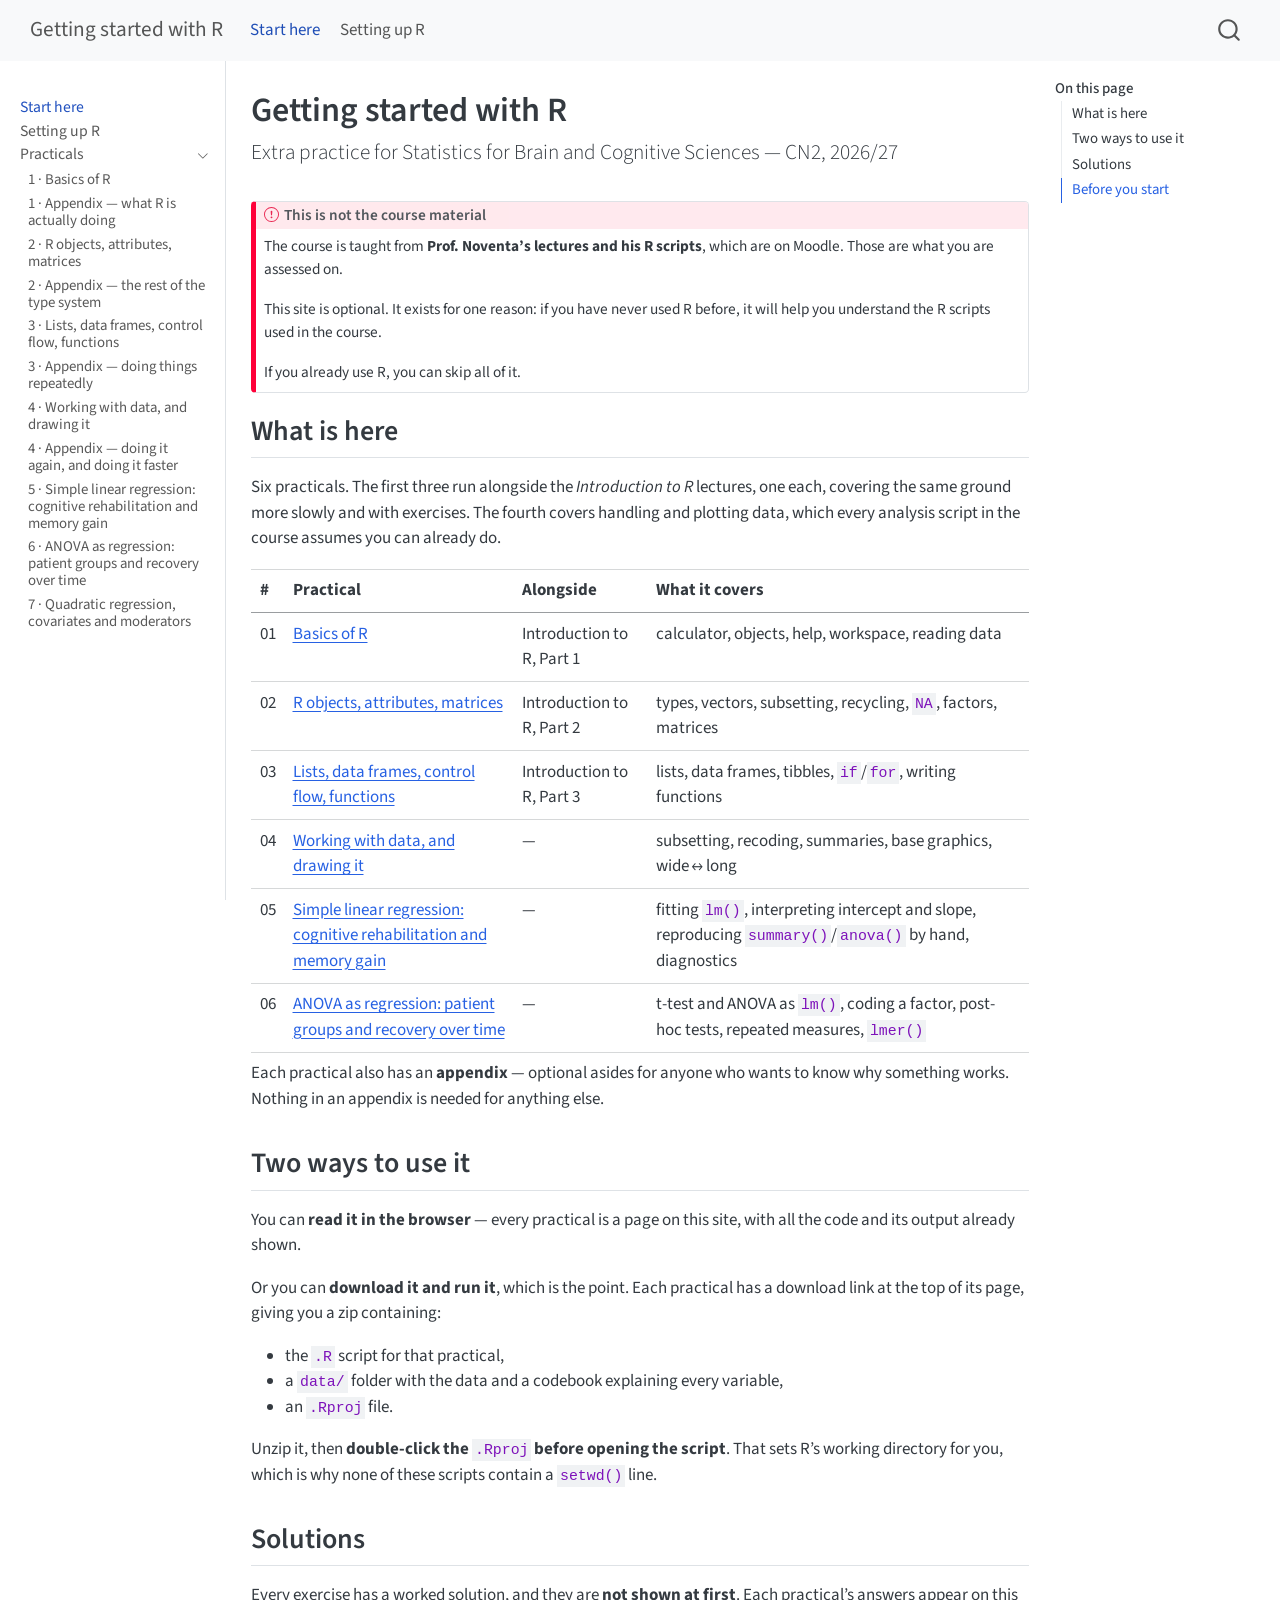
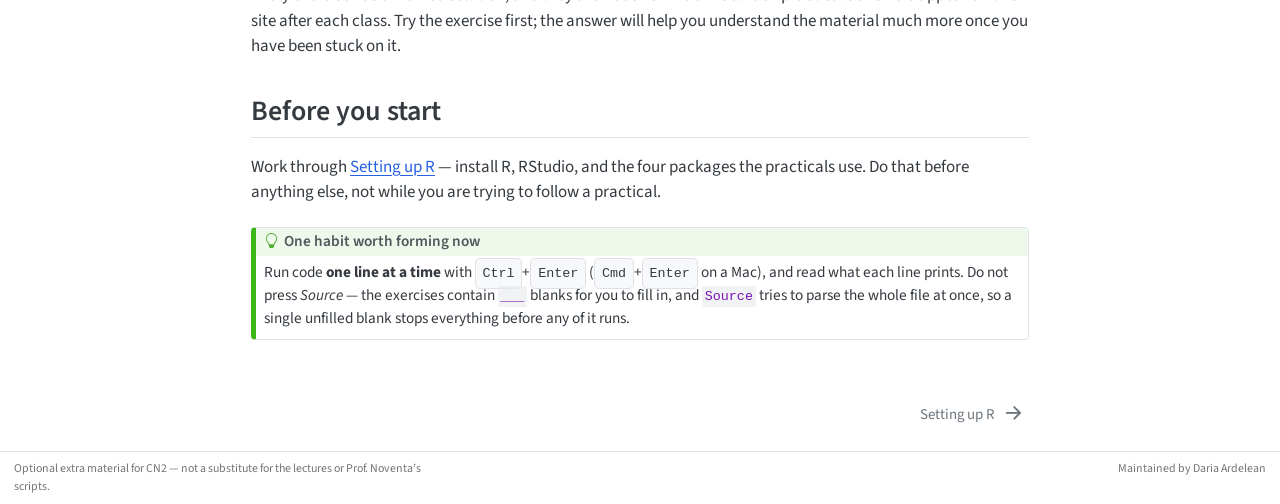
<file: index.html>
<!DOCTYPE html>
<html xmlns="http://www.w3.org/1999/xhtml" lang="en" xml:lang="en"><head>

<meta charset="utf-8">
<meta name="generator" content="quarto-1.8.26">

<meta name="viewport" content="width=device-width, initial-scale=1.0, user-scalable=yes">


<title>Getting started with R</title>
<style>
code{white-space: pre-wrap;}
span.smallcaps{font-variant: small-caps;}
div.columns{display: flex; gap: min(4vw, 1.5em);}
div.column{flex: auto; overflow-x: auto;}
div.hanging-indent{margin-left: 1.5em; text-indent: -1.5em;}
ul.task-list{list-style: none;}
ul.task-list li input[type="checkbox"] {
  width: 0.8em;
  margin: 0 0.8em 0.2em -1em; /* quarto-specific, see https://github.com/quarto-dev/quarto-cli/issues/4556 */ 
  vertical-align: middle;
}
</style>


<script src="site_libs/quarto-nav/quarto-nav.js"></script>
<script src="site_libs/quarto-nav/headroom.min.js"></script>
<script src="site_libs/clipboard/clipboard.min.js"></script>
<script src="site_libs/quarto-search/autocomplete.umd.js"></script>
<script src="site_libs/quarto-search/fuse.min.js"></script>
<script src="site_libs/quarto-search/quarto-search.js"></script>
<meta name="quarto:offset" content="./">
<link href="./setup.html" rel="next">
<script src="site_libs/quarto-html/quarto.js" type="module"></script>
<script src="site_libs/quarto-html/tabsets/tabsets.js" type="module"></script>
<script src="site_libs/quarto-html/axe/axe-check.js" type="module"></script>
<script src="site_libs/quarto-html/popper.min.js"></script>
<script src="site_libs/quarto-html/tippy.umd.min.js"></script>
<script src="site_libs/quarto-html/anchor.min.js"></script>
<link href="site_libs/quarto-html/tippy.css" rel="stylesheet">
<link href="site_libs/quarto-html/quarto-syntax-highlighting-587c61ba64f3a5504c4d52d930310e48.css" rel="stylesheet" id="quarto-text-highlighting-styles">
<script src="site_libs/bootstrap/bootstrap.min.js"></script>
<link href="site_libs/bootstrap/bootstrap-icons.css" rel="stylesheet">
<link href="site_libs/bootstrap/bootstrap-b4acf84f37d6d68f6a15c6fe27913e81.min.css" rel="stylesheet" append-hash="true" id="quarto-bootstrap" data-mode="light">
<script id="quarto-search-options" type="application/json">{
  "location": "navbar",
  "copy-button": false,
  "collapse-after": 3,
  "panel-placement": "end",
  "type": "overlay",
  "limit": 50,
  "keyboard-shortcut": [
    "f",
    "/",
    "s"
  ],
  "show-item-context": false,
  "language": {
    "search-no-results-text": "No results",
    "search-matching-documents-text": "matching documents",
    "search-copy-link-title": "Copy link to search",
    "search-hide-matches-text": "Hide additional matches",
    "search-more-match-text": "more match in this document",
    "search-more-matches-text": "more matches in this document",
    "search-clear-button-title": "Clear",
    "search-text-placeholder": "",
    "search-detached-cancel-button-title": "Cancel",
    "search-submit-button-title": "Submit",
    "search-label": "Search"
  }
}</script>


<link rel="stylesheet" href="styles.css">
</head>

<body class="nav-sidebar docked nav-fixed quarto-light">

<div id="quarto-search-results"></div>
  <header id="quarto-header" class="headroom fixed-top">
    <nav class="navbar navbar-expand-lg " data-bs-theme="dark">
      <div class="navbar-container container-fluid">
      <div class="navbar-brand-container mx-auto">
    <a class="navbar-brand" href="./index.html">
    <span class="navbar-title">Getting started with R</span>
    </a>
  </div>
            <div id="quarto-search" class="" title="Search"></div>
          <button class="navbar-toggler" type="button" data-bs-toggle="collapse" data-bs-target="#navbarCollapse" aria-controls="navbarCollapse" role="menu" aria-expanded="false" aria-label="Toggle navigation" onclick="if (window.quartoToggleHeadroom) { window.quartoToggleHeadroom(); }">
  <span class="navbar-toggler-icon"></span>
</button>
          <div class="collapse navbar-collapse" id="navbarCollapse">
            <ul class="navbar-nav navbar-nav-scroll me-auto">
  <li class="nav-item">
    <a class="nav-link active" href="./index.html" aria-current="page"> 
<span class="menu-text">Start here</span></a>
  </li>  
  <li class="nav-item">
    <a class="nav-link" href="./setup.html"> 
<span class="menu-text">Setting up R</span></a>
  </li>  
</ul>
          </div> <!-- /navcollapse -->
            <div class="quarto-navbar-tools">
</div>
      </div> <!-- /container-fluid -->
    </nav>
  <nav class="quarto-secondary-nav">
    <div class="container-fluid d-flex">
      <button type="button" class="quarto-btn-toggle btn" data-bs-toggle="collapse" role="button" data-bs-target=".quarto-sidebar-collapse-item" aria-controls="quarto-sidebar" aria-expanded="false" aria-label="Toggle sidebar navigation" onclick="if (window.quartoToggleHeadroom) { window.quartoToggleHeadroom(); }">
        <i class="bi bi-layout-text-sidebar-reverse"></i>
      </button>
        <nav class="quarto-page-breadcrumbs" aria-label="breadcrumb"><ol class="breadcrumb"><li class="breadcrumb-item"><a href="./index.html">Start here</a></li></ol></nav>
        <a class="flex-grow-1" role="navigation" data-bs-toggle="collapse" data-bs-target=".quarto-sidebar-collapse-item" aria-controls="quarto-sidebar" aria-expanded="false" aria-label="Toggle sidebar navigation" onclick="if (window.quartoToggleHeadroom) { window.quartoToggleHeadroom(); }">      
        </a>
    </div>
  </nav>
</header>
<!-- content -->
<div id="quarto-content" class="quarto-container page-columns page-rows-contents page-layout-article page-navbar">
<!-- sidebar -->
  <nav id="quarto-sidebar" class="sidebar collapse collapse-horizontal quarto-sidebar-collapse-item sidebar-navigation docked overflow-auto">
    <div class="sidebar-menu-container"> 
    <ul class="list-unstyled mt-1">
        <li class="sidebar-item">
  <div class="sidebar-item-container"> 
  <a href="./index.html" class="sidebar-item-text sidebar-link active">
 <span class="menu-text">Start here</span></a>
  </div>
</li>
        <li class="sidebar-item">
  <div class="sidebar-item-container"> 
  <a href="./setup.html" class="sidebar-item-text sidebar-link">
 <span class="menu-text">Setting up R</span></a>
  </div>
</li>
        <li class="sidebar-item sidebar-item-section">
      <div class="sidebar-item-container"> 
            <a class="sidebar-item-text sidebar-link text-start" data-bs-toggle="collapse" data-bs-target="#quarto-sidebar-section-1" role="navigation" aria-expanded="true">
 <span class="menu-text">Practicals</span></a>
          <a class="sidebar-item-toggle text-start" data-bs-toggle="collapse" data-bs-target="#quarto-sidebar-section-1" role="navigation" aria-expanded="true" aria-label="Toggle section">
            <i class="bi bi-chevron-right ms-2"></i>
          </a> 
      </div>
      <ul id="quarto-sidebar-section-1" class="collapse list-unstyled sidebar-section depth1 show">  
          <li class="sidebar-item">
  <div class="sidebar-item-container"> 
  <a href="./sessions/01-r-basics/index.html" class="sidebar-item-text sidebar-link">
 <span class="menu-text">1 · Basics of R</span></a>
  </div>
</li>
          <li class="sidebar-item">
  <div class="sidebar-item-container"> 
  <a href="./sessions/01-r-basics/appendix.html" class="sidebar-item-text sidebar-link">
 <span class="menu-text">1 · Appendix — what R is actually doing</span></a>
  </div>
</li>
          <li class="sidebar-item">
  <div class="sidebar-item-container"> 
  <a href="./sessions/02-r-objects/index.html" class="sidebar-item-text sidebar-link">
 <span class="menu-text">2 · R objects, attributes, matrices</span></a>
  </div>
</li>
          <li class="sidebar-item">
  <div class="sidebar-item-container"> 
  <a href="./sessions/02-r-objects/appendix.html" class="sidebar-item-text sidebar-link">
 <span class="menu-text">2 · Appendix — the rest of the type system</span></a>
  </div>
</li>
          <li class="sidebar-item">
  <div class="sidebar-item-container"> 
  <a href="./sessions/03-lists-dataframes-functions/index.html" class="sidebar-item-text sidebar-link">
 <span class="menu-text">3 · Lists, data frames, control flow, functions</span></a>
  </div>
</li>
          <li class="sidebar-item">
  <div class="sidebar-item-container"> 
  <a href="./sessions/03-lists-dataframes-functions/appendix.html" class="sidebar-item-text sidebar-link">
 <span class="menu-text">3 · Appendix — doing things repeatedly</span></a>
  </div>
</li>
          <li class="sidebar-item">
  <div class="sidebar-item-container"> 
  <a href="./sessions/04-working-with-data/index.html" class="sidebar-item-text sidebar-link">
 <span class="menu-text">4 · Working with data, and drawing it</span></a>
  </div>
</li>
          <li class="sidebar-item">
  <div class="sidebar-item-container"> 
  <a href="./sessions/04-working-with-data/appendix.html" class="sidebar-item-text sidebar-link">
 <span class="menu-text">4 · Appendix — doing it again, and doing it faster</span></a>
  </div>
</li>
          <li class="sidebar-item">
  <div class="sidebar-item-container"> 
  <a href="./sessions/05-slr-clinical-neuropsychology/index.html" class="sidebar-item-text sidebar-link">
 <span class="menu-text">5 · Simple linear regression: cognitive rehabilitation and memory gain</span></a>
  </div>
</li>
          <li class="sidebar-item">
  <div class="sidebar-item-container"> 
  <a href="./sessions/06-anova-clinical-neuropsychology/index.html" class="sidebar-item-text sidebar-link">
 <span class="menu-text">6 · ANOVA as regression: patient groups and recovery over time</span></a>
  </div>
</li>
          <li class="sidebar-item">
  <div class="sidebar-item-container"> 
  <a href="./sessions/07-ancova-moderation-clinical-neuropsychology/index.html" class="sidebar-item-text sidebar-link">
 <span class="menu-text">7 · Quadratic regression, covariates and moderators</span></a>
  </div>
</li>
      </ul>
  </li>
    </ul>
    </div>
</nav>
<div id="quarto-sidebar-glass" class="quarto-sidebar-collapse-item" data-bs-toggle="collapse" data-bs-target=".quarto-sidebar-collapse-item"></div>
<!-- margin-sidebar -->
    <div id="quarto-margin-sidebar" class="sidebar margin-sidebar">
        <nav id="TOC" role="doc-toc" class="toc-active">
    <h2 id="toc-title">On this page</h2>
   
  <ul>
  <li><a href="#what-is-here" id="toc-what-is-here" class="nav-link active" data-scroll-target="#what-is-here">What is here</a></li>
  <li><a href="#two-ways-to-use-it" id="toc-two-ways-to-use-it" class="nav-link" data-scroll-target="#two-ways-to-use-it">Two ways to use it</a></li>
  <li><a href="#solutions" id="toc-solutions" class="nav-link" data-scroll-target="#solutions">Solutions</a></li>
  <li><a href="#before-you-start" id="toc-before-you-start" class="nav-link" data-scroll-target="#before-you-start">Before you start</a></li>
  </ul>
</nav>
    </div>
<!-- main -->
<main class="content" id="quarto-document-content">

<header id="title-block-header" class="quarto-title-block default">
<div class="quarto-title">
<h1 class="title">Getting started with R</h1>
<p class="subtitle lead">Extra practice for Statistics for Brain and Cognitive Sciences — CN2, 2026/27</p>
</div>



<div class="quarto-title-meta">

    
  
    
  </div>
  


</header>


<div class="callout callout-style-default callout-important callout-titled" title="This is not the course material">
<div class="callout-header d-flex align-content-center">
<div class="callout-icon-container">
<i class="callout-icon"></i>
</div>
<div class="callout-title-container flex-fill">
<span class="screen-reader-only">Important</span>This is not the course material
</div>
</div>
<div class="callout-body-container callout-body">
<p>The course is taught from <strong>Prof.&nbsp;Noventa’s lectures and his R scripts</strong>, which are on Moodle. Those are what you are assessed on.</p>
<p>This site is optional. It exists for one reason: if you have never used R before, it will help you understand the R scripts used in the course.</p>
<p>If you already use R, you can skip all of it.</p>
</div>
</div>
<section id="what-is-here" class="level2">
<h2 class="anchored" data-anchor-id="what-is-here">What is here</h2>
<p>Six practicals. The first three run alongside the <em>Introduction to R</em> lectures, one each, covering the same ground more slowly and with exercises. The fourth covers handling and plotting data, which every analysis script in the course assumes you can already do.</p>
<table class="caption-top table">
<thead>
<tr class="header">
<th>#</th>
<th>Practical</th>
<th>Alongside</th>
<th>What it covers</th>
</tr>
</thead>
<tbody>
<tr class="odd">
<td>01</td>
<td><a href="./sessions/01-r-basics/index.html">Basics of R</a></td>
<td>Introduction to R, Part 1</td>
<td>calculator, objects, help, workspace, reading data</td>
</tr>
<tr class="even">
<td>02</td>
<td><a href="./sessions/02-r-objects/index.html">R objects, attributes, matrices</a></td>
<td>Introduction to R, Part 2</td>
<td>types, vectors, subsetting, recycling, <code>NA</code>, factors, matrices</td>
</tr>
<tr class="odd">
<td>03</td>
<td><a href="./sessions/03-lists-dataframes-functions/index.html">Lists, data frames, control flow, functions</a></td>
<td>Introduction to R, Part 3</td>
<td>lists, data frames, tibbles, <code>if</code>/<code>for</code>, writing functions</td>
</tr>
<tr class="even">
<td>04</td>
<td><a href="./sessions/04-working-with-data/index.html">Working with data, and drawing it</a></td>
<td>—</td>
<td>subsetting, recoding, summaries, base graphics, wide ↔︎ long</td>
</tr>
<tr class="odd">
<td>05</td>
<td><a href="./sessions/05-slr-clinical-neuropsychology/index.html">Simple linear regression: cognitive rehabilitation and memory gain</a></td>
<td>—</td>
<td>fitting <code>lm()</code>, interpreting intercept and slope, reproducing <code>summary()</code>/<code>anova()</code> by hand, diagnostics</td>
</tr>
<tr class="even">
<td>06</td>
<td><a href="./sessions/06-anova-clinical-neuropsychology/index.html">ANOVA as regression: patient groups and recovery over time</a></td>
<td>—</td>
<td>t-test and ANOVA as <code>lm()</code>, coding a factor, post-hoc tests, repeated measures, <code>lmer()</code></td>
</tr>
</tbody>
</table>
<p>Each practical also has an <strong>appendix</strong> — optional asides for anyone who wants to know why something works. Nothing in an appendix is needed for anything else.</p>
</section>
<section id="two-ways-to-use-it" class="level2">
<h2 class="anchored" data-anchor-id="two-ways-to-use-it">Two ways to use it</h2>
<p>You can <strong>read it in the browser</strong> — every practical is a page on this site, with all the code and its output already shown.</p>
<p>Or you can <strong>download it and run it</strong>, which is the point. Each practical has a download link at the top of its page, giving you a zip containing:</p>
<ul>
<li>the <code>.R</code> script for that practical,</li>
<li>a <code>data/</code> folder with the data and a codebook explaining every variable,</li>
<li>an <code>.Rproj</code> file.</li>
</ul>
<p>Unzip it, then <strong>double-click the <code>.Rproj</code> before opening the script</strong>. That sets R’s working directory for you, which is why none of these scripts contain a <code>setwd()</code> line.</p>
</section>
<section id="solutions" class="level2">
<h2 class="anchored" data-anchor-id="solutions">Solutions</h2>
<p>Every exercise has a worked solution, and they are <strong>not shown at first</strong>. Each practical’s answers appear on this site after each class. Try the exercise first; the answer will help you understand the material much more once you have been stuck on it.</p>
</section>
<section id="before-you-start" class="level2">
<h2 class="anchored" data-anchor-id="before-you-start">Before you start</h2>
<p>Work through <a href="./setup.html">Setting up R</a> — install R, RStudio, and the four packages the practicals use. Do that before anything else, not while you are trying to follow a practical.</p>
<div class="callout callout-style-default callout-tip callout-titled" title="One habit worth forming now">
<div class="callout-header d-flex align-content-center">
<div class="callout-icon-container">
<i class="callout-icon"></i>
</div>
<div class="callout-title-container flex-fill">
<span class="screen-reader-only">Tip</span>One habit worth forming now
</div>
</div>
<div class="callout-body-container callout-body">
<p>Run code <strong>one line at a time</strong> with <kbd>Ctrl</kbd>+<kbd>Enter</kbd> (<kbd>Cmd</kbd>+<kbd>Enter</kbd> on a Mac), and read what each line prints. Do not press <em>Source</em> — the exercises contain <code>___</code> blanks for you to fill in, and <code>Source</code> tries to parse the whole file at once, so a single unfilled blank stops everything before any of it runs.</p>
</div>
</div>


</section>

</main> <!-- /main -->
<script id="quarto-html-after-body" type="application/javascript">
  window.document.addEventListener("DOMContentLoaded", function (event) {
    const icon = "";
    const anchorJS = new window.AnchorJS();
    anchorJS.options = {
      placement: 'right',
      icon: icon
    };
    anchorJS.add('.anchored');
    const isCodeAnnotation = (el) => {
      for (const clz of el.classList) {
        if (clz.startsWith('code-annotation-')) {                     
          return true;
        }
      }
      return false;
    }
    const onCopySuccess = function(e) {
      // button target
      const button = e.trigger;
      // don't keep focus
      button.blur();
      // flash "checked"
      button.classList.add('code-copy-button-checked');
      var currentTitle = button.getAttribute("title");
      button.setAttribute("title", "Copied!");
      let tooltip;
      if (window.bootstrap) {
        button.setAttribute("data-bs-toggle", "tooltip");
        button.setAttribute("data-bs-placement", "left");
        button.setAttribute("data-bs-title", "Copied!");
        tooltip = new bootstrap.Tooltip(button, 
          { trigger: "manual", 
            customClass: "code-copy-button-tooltip",
            offset: [0, -8]});
        tooltip.show();    
      }
      setTimeout(function() {
        if (tooltip) {
          tooltip.hide();
          button.removeAttribute("data-bs-title");
          button.removeAttribute("data-bs-toggle");
          button.removeAttribute("data-bs-placement");
        }
        button.setAttribute("title", currentTitle);
        button.classList.remove('code-copy-button-checked');
      }, 1000);
      // clear code selection
      e.clearSelection();
    }
    const getTextToCopy = function(trigger) {
      const outerScaffold = trigger.parentElement.cloneNode(true);
      const codeEl = outerScaffold.querySelector('code');
      for (const childEl of codeEl.children) {
        if (isCodeAnnotation(childEl)) {
          childEl.remove();
        }
      }
      return codeEl.innerText;
    }
    const clipboard = new window.ClipboardJS('.code-copy-button:not([data-in-quarto-modal])', {
      text: getTextToCopy
    });
    clipboard.on('success', onCopySuccess);
    if (window.document.getElementById('quarto-embedded-source-code-modal')) {
      const clipboardModal = new window.ClipboardJS('.code-copy-button[data-in-quarto-modal]', {
        text: getTextToCopy,
        container: window.document.getElementById('quarto-embedded-source-code-modal')
      });
      clipboardModal.on('success', onCopySuccess);
    }
      var localhostRegex = new RegExp(/^(?:http|https):\/\/localhost\:?[0-9]*\//);
      var mailtoRegex = new RegExp(/^mailto:/);
        var filterRegex = new RegExp("https:\/\/dariaalexiaardelean\.github\.io\/getting-started-with-r\/");
      var isInternal = (href) => {
          return filterRegex.test(href) || localhostRegex.test(href) || mailtoRegex.test(href);
      }
      // Inspect non-navigation links and adorn them if external
     var links = window.document.querySelectorAll('a[href]:not(.nav-link):not(.navbar-brand):not(.toc-action):not(.sidebar-link):not(.sidebar-item-toggle):not(.pagination-link):not(.no-external):not([aria-hidden]):not(.dropdown-item):not(.quarto-navigation-tool):not(.about-link)');
      for (var i=0; i<links.length; i++) {
        const link = links[i];
        if (!isInternal(link.href)) {
          // undo the damage that might have been done by quarto-nav.js in the case of
          // links that we want to consider external
          if (link.dataset.originalHref !== undefined) {
            link.href = link.dataset.originalHref;
          }
        }
      }
    function tippyHover(el, contentFn, onTriggerFn, onUntriggerFn) {
      const config = {
        allowHTML: true,
        maxWidth: 500,
        delay: 100,
        arrow: false,
        appendTo: function(el) {
            return el.parentElement;
        },
        interactive: true,
        interactiveBorder: 10,
        theme: 'quarto',
        placement: 'bottom-start',
      };
      if (contentFn) {
        config.content = contentFn;
      }
      if (onTriggerFn) {
        config.onTrigger = onTriggerFn;
      }
      if (onUntriggerFn) {
        config.onUntrigger = onUntriggerFn;
      }
      window.tippy(el, config); 
    }
    const noterefs = window.document.querySelectorAll('a[role="doc-noteref"]');
    for (var i=0; i<noterefs.length; i++) {
      const ref = noterefs[i];
      tippyHover(ref, function() {
        // use id or data attribute instead here
        let href = ref.getAttribute('data-footnote-href') || ref.getAttribute('href');
        try { href = new URL(href).hash; } catch {}
        const id = href.replace(/^#\/?/, "");
        const note = window.document.getElementById(id);
        if (note) {
          return note.innerHTML;
        } else {
          return "";
        }
      });
    }
    const xrefs = window.document.querySelectorAll('a.quarto-xref');
    const processXRef = (id, note) => {
      // Strip column container classes
      const stripColumnClz = (el) => {
        el.classList.remove("page-full", "page-columns");
        if (el.children) {
          for (const child of el.children) {
            stripColumnClz(child);
          }
        }
      }
      stripColumnClz(note)
      if (id === null || id.startsWith('sec-')) {
        // Special case sections, only their first couple elements
        const container = document.createElement("div");
        if (note.children && note.children.length > 2) {
          container.appendChild(note.children[0].cloneNode(true));
          for (let i = 1; i < note.children.length; i++) {
            const child = note.children[i];
            if (child.tagName === "P" && child.innerText === "") {
              continue;
            } else {
              container.appendChild(child.cloneNode(true));
              break;
            }
          }
          if (window.Quarto?.typesetMath) {
            window.Quarto.typesetMath(container);
          }
          return container.innerHTML
        } else {
          if (window.Quarto?.typesetMath) {
            window.Quarto.typesetMath(note);
          }
          return note.innerHTML;
        }
      } else {
        // Remove any anchor links if they are present
        const anchorLink = note.querySelector('a.anchorjs-link');
        if (anchorLink) {
          anchorLink.remove();
        }
        if (window.Quarto?.typesetMath) {
          window.Quarto.typesetMath(note);
        }
        if (note.classList.contains("callout")) {
          return note.outerHTML;
        } else {
          return note.innerHTML;
        }
      }
    }
    for (var i=0; i<xrefs.length; i++) {
      const xref = xrefs[i];
      tippyHover(xref, undefined, function(instance) {
        instance.disable();
        let url = xref.getAttribute('href');
        let hash = undefined; 
        if (url.startsWith('#')) {
          hash = url;
        } else {
          try { hash = new URL(url).hash; } catch {}
        }
        if (hash) {
          const id = hash.replace(/^#\/?/, "");
          const note = window.document.getElementById(id);
          if (note !== null) {
            try {
              const html = processXRef(id, note.cloneNode(true));
              instance.setContent(html);
            } finally {
              instance.enable();
              instance.show();
            }
          } else {
            // See if we can fetch this
            fetch(url.split('#')[0])
            .then(res => res.text())
            .then(html => {
              const parser = new DOMParser();
              const htmlDoc = parser.parseFromString(html, "text/html");
              const note = htmlDoc.getElementById(id);
              if (note !== null) {
                const html = processXRef(id, note);
                instance.setContent(html);
              } 
            }).finally(() => {
              instance.enable();
              instance.show();
            });
          }
        } else {
          // See if we can fetch a full url (with no hash to target)
          // This is a special case and we should probably do some content thinning / targeting
          fetch(url)
          .then(res => res.text())
          .then(html => {
            const parser = new DOMParser();
            const htmlDoc = parser.parseFromString(html, "text/html");
            const note = htmlDoc.querySelector('main.content');
            if (note !== null) {
              // This should only happen for chapter cross references
              // (since there is no id in the URL)
              // remove the first header
              if (note.children.length > 0 && note.children[0].tagName === "HEADER") {
                note.children[0].remove();
              }
              const html = processXRef(null, note);
              instance.setContent(html);
            } 
          }).finally(() => {
            instance.enable();
            instance.show();
          });
        }
      }, function(instance) {
      });
    }
        let selectedAnnoteEl;
        const selectorForAnnotation = ( cell, annotation) => {
          let cellAttr = 'data-code-cell="' + cell + '"';
          let lineAttr = 'data-code-annotation="' +  annotation + '"';
          const selector = 'span[' + cellAttr + '][' + lineAttr + ']';
          return selector;
        }
        const selectCodeLines = (annoteEl) => {
          const doc = window.document;
          const targetCell = annoteEl.getAttribute("data-target-cell");
          const targetAnnotation = annoteEl.getAttribute("data-target-annotation");
          const annoteSpan = window.document.querySelector(selectorForAnnotation(targetCell, targetAnnotation));
          const lines = annoteSpan.getAttribute("data-code-lines").split(",");
          const lineIds = lines.map((line) => {
            return targetCell + "-" + line;
          })
          let top = null;
          let height = null;
          let parent = null;
          if (lineIds.length > 0) {
              //compute the position of the single el (top and bottom and make a div)
              const el = window.document.getElementById(lineIds[0]);
              top = el.offsetTop;
              height = el.offsetHeight;
              parent = el.parentElement.parentElement;
            if (lineIds.length > 1) {
              const lastEl = window.document.getElementById(lineIds[lineIds.length - 1]);
              const bottom = lastEl.offsetTop + lastEl.offsetHeight;
              height = bottom - top;
            }
            if (top !== null && height !== null && parent !== null) {
              // cook up a div (if necessary) and position it 
              let div = window.document.getElementById("code-annotation-line-highlight");
              if (div === null) {
                div = window.document.createElement("div");
                div.setAttribute("id", "code-annotation-line-highlight");
                div.style.position = 'absolute';
                parent.appendChild(div);
              }
              div.style.top = top - 2 + "px";
              div.style.height = height + 4 + "px";
              div.style.left = 0;
              let gutterDiv = window.document.getElementById("code-annotation-line-highlight-gutter");
              if (gutterDiv === null) {
                gutterDiv = window.document.createElement("div");
                gutterDiv.setAttribute("id", "code-annotation-line-highlight-gutter");
                gutterDiv.style.position = 'absolute';
                const codeCell = window.document.getElementById(targetCell);
                const gutter = codeCell.querySelector('.code-annotation-gutter');
                gutter.appendChild(gutterDiv);
              }
              gutterDiv.style.top = top - 2 + "px";
              gutterDiv.style.height = height + 4 + "px";
            }
            selectedAnnoteEl = annoteEl;
          }
        };
        const unselectCodeLines = () => {
          const elementsIds = ["code-annotation-line-highlight", "code-annotation-line-highlight-gutter"];
          elementsIds.forEach((elId) => {
            const div = window.document.getElementById(elId);
            if (div) {
              div.remove();
            }
          });
          selectedAnnoteEl = undefined;
        };
          // Handle positioning of the toggle
      window.addEventListener(
        "resize",
        throttle(() => {
          elRect = undefined;
          if (selectedAnnoteEl) {
            selectCodeLines(selectedAnnoteEl);
          }
        }, 10)
      );
      function throttle(fn, ms) {
      let throttle = false;
      let timer;
        return (...args) => {
          if(!throttle) { // first call gets through
              fn.apply(this, args);
              throttle = true;
          } else { // all the others get throttled
              if(timer) clearTimeout(timer); // cancel #2
              timer = setTimeout(() => {
                fn.apply(this, args);
                timer = throttle = false;
              }, ms);
          }
        };
      }
        // Attach click handler to the DT
        const annoteDls = window.document.querySelectorAll('dt[data-target-cell]');
        for (const annoteDlNode of annoteDls) {
          annoteDlNode.addEventListener('click', (event) => {
            const clickedEl = event.target;
            if (clickedEl !== selectedAnnoteEl) {
              unselectCodeLines();
              const activeEl = window.document.querySelector('dt[data-target-cell].code-annotation-active');
              if (activeEl) {
                activeEl.classList.remove('code-annotation-active');
              }
              selectCodeLines(clickedEl);
              clickedEl.classList.add('code-annotation-active');
            } else {
              // Unselect the line
              unselectCodeLines();
              clickedEl.classList.remove('code-annotation-active');
            }
          });
        }
    const findCites = (el) => {
      const parentEl = el.parentElement;
      if (parentEl) {
        const cites = parentEl.dataset.cites;
        if (cites) {
          return {
            el,
            cites: cites.split(' ')
          };
        } else {
          return findCites(el.parentElement)
        }
      } else {
        return undefined;
      }
    };
    var bibliorefs = window.document.querySelectorAll('a[role="doc-biblioref"]');
    for (var i=0; i<bibliorefs.length; i++) {
      const ref = bibliorefs[i];
      const citeInfo = findCites(ref);
      if (citeInfo) {
        tippyHover(citeInfo.el, function() {
          var popup = window.document.createElement('div');
          citeInfo.cites.forEach(function(cite) {
            var citeDiv = window.document.createElement('div');
            citeDiv.classList.add('hanging-indent');
            citeDiv.classList.add('csl-entry');
            var biblioDiv = window.document.getElementById('ref-' + cite);
            if (biblioDiv) {
              citeDiv.innerHTML = biblioDiv.innerHTML;
            }
            popup.appendChild(citeDiv);
          });
          return popup.innerHTML;
        });
      }
    }
  });
  </script>
<nav class="page-navigation">
  <div class="nav-page nav-page-previous">
  </div>
  <div class="nav-page nav-page-next">
      <a href="./setup.html" class="pagination-link" aria-label="Setting up R">
        <span class="nav-page-text">Setting up R</span> <i class="bi bi-arrow-right-short"></i>
      </a>
  </div>
</nav>
</div> <!-- /content -->
<footer class="footer">
  <div class="nav-footer">
    <div class="nav-footer-left">
<p>Optional extra material for CN2 — not a substitute for the lectures or Prof.&nbsp;Noventa’s scripts.</p>
</div>   
    <div class="nav-footer-center">
      &nbsp;
    </div>
    <div class="nav-footer-right">
<p>Maintained by Daria Ardelean</p>
</div>
  </div>
</footer>




</body></html>
</file>
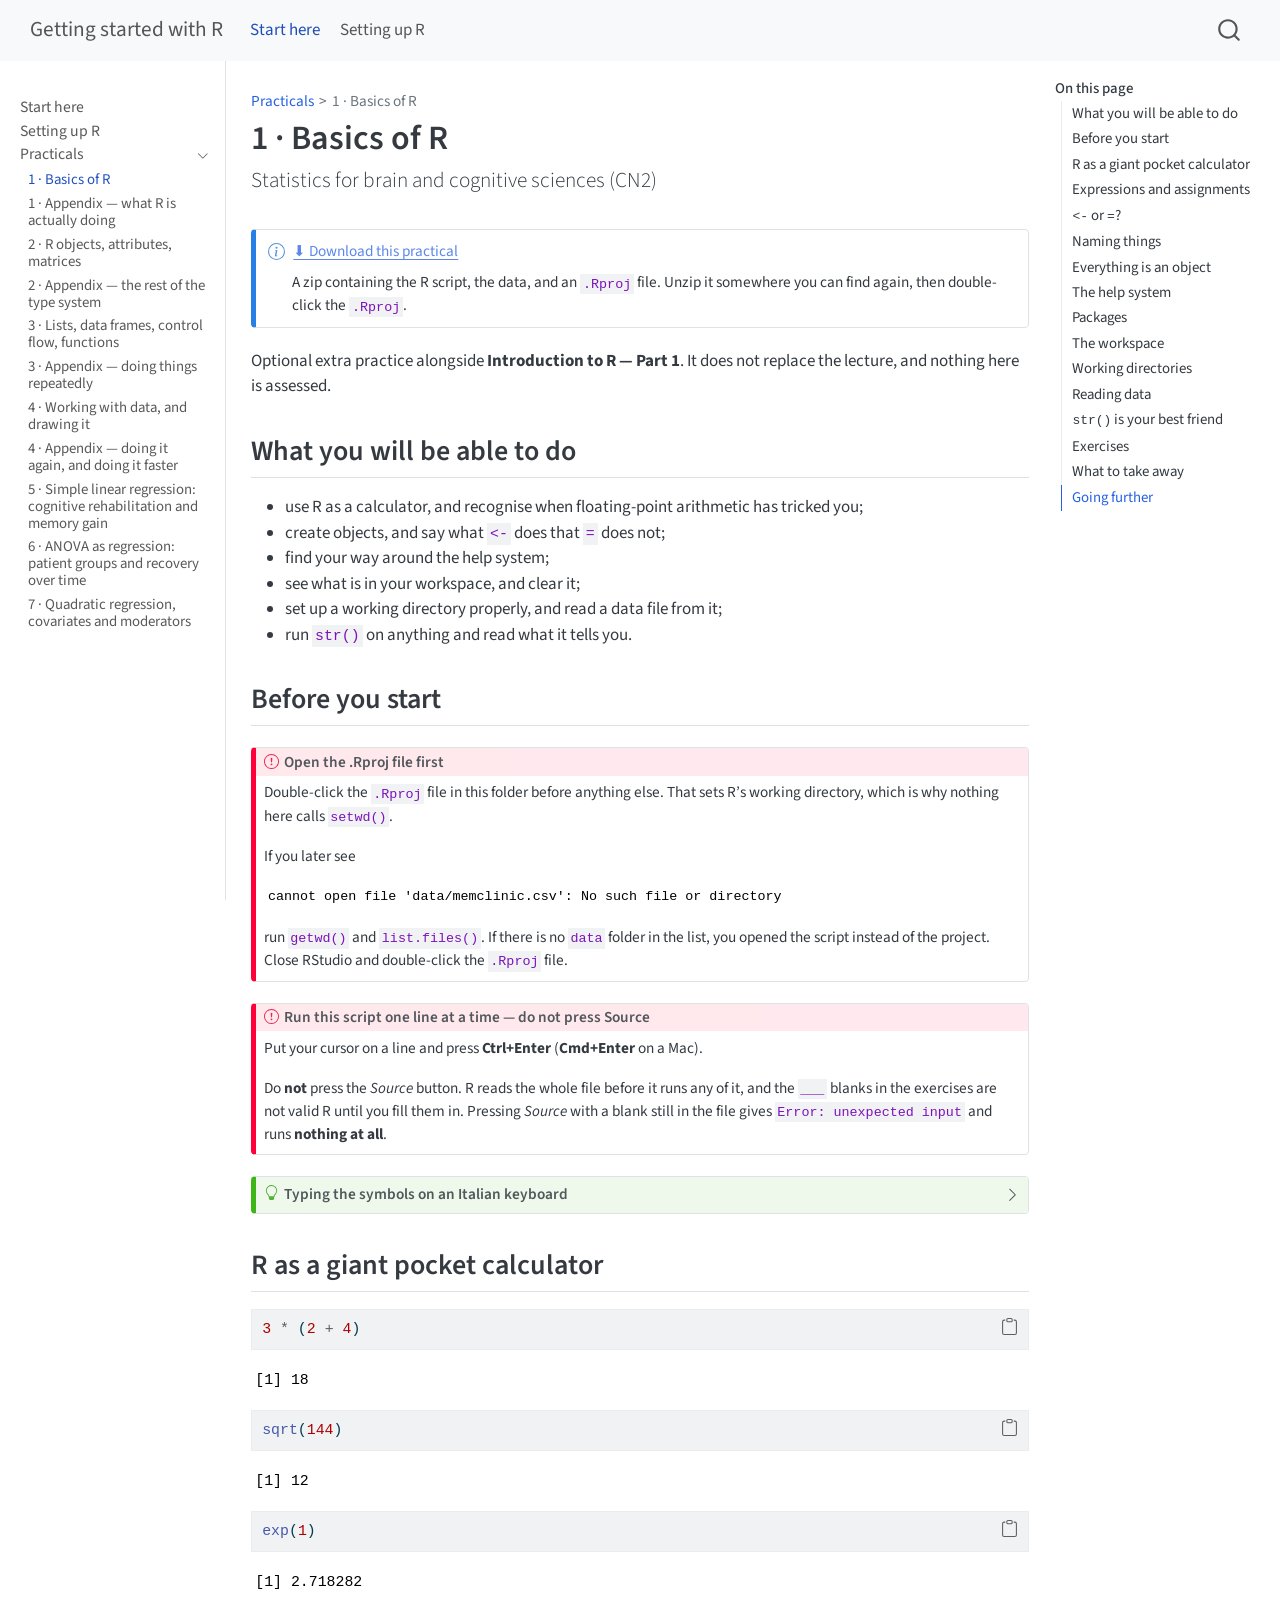
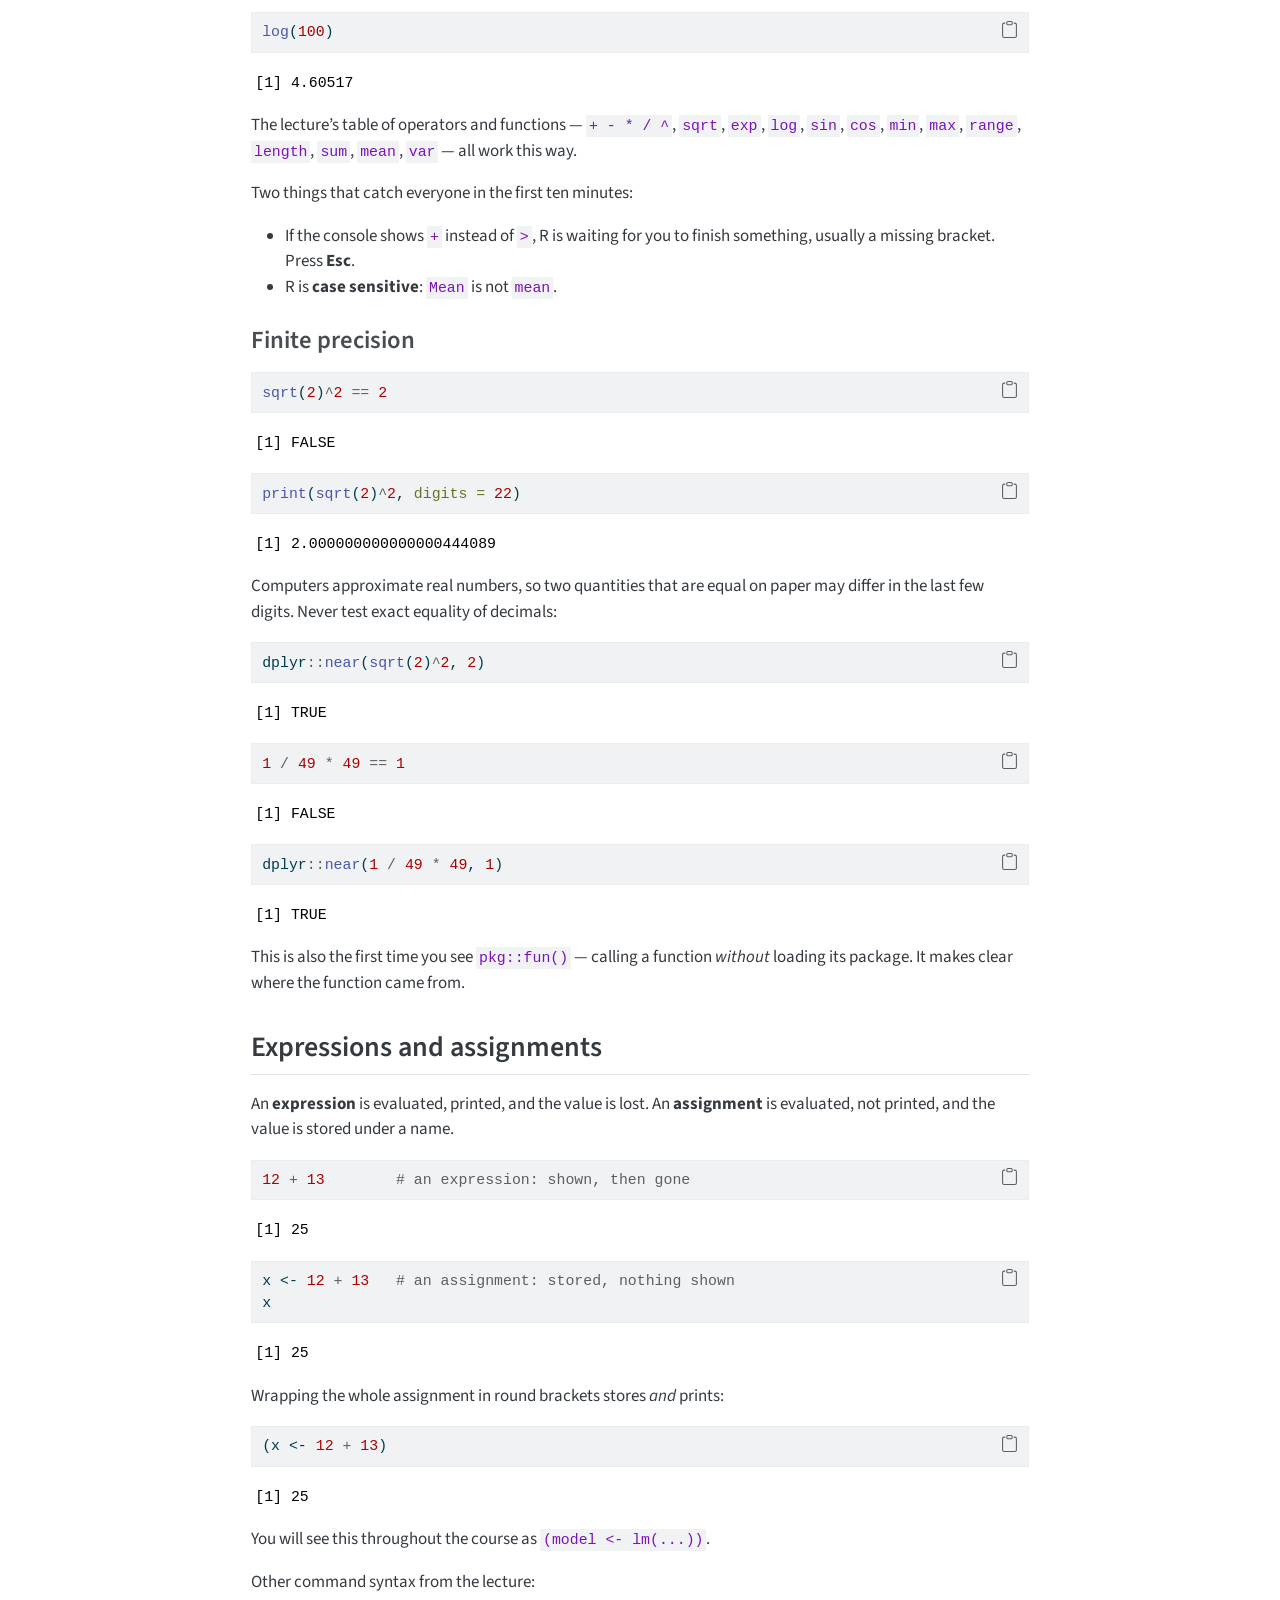
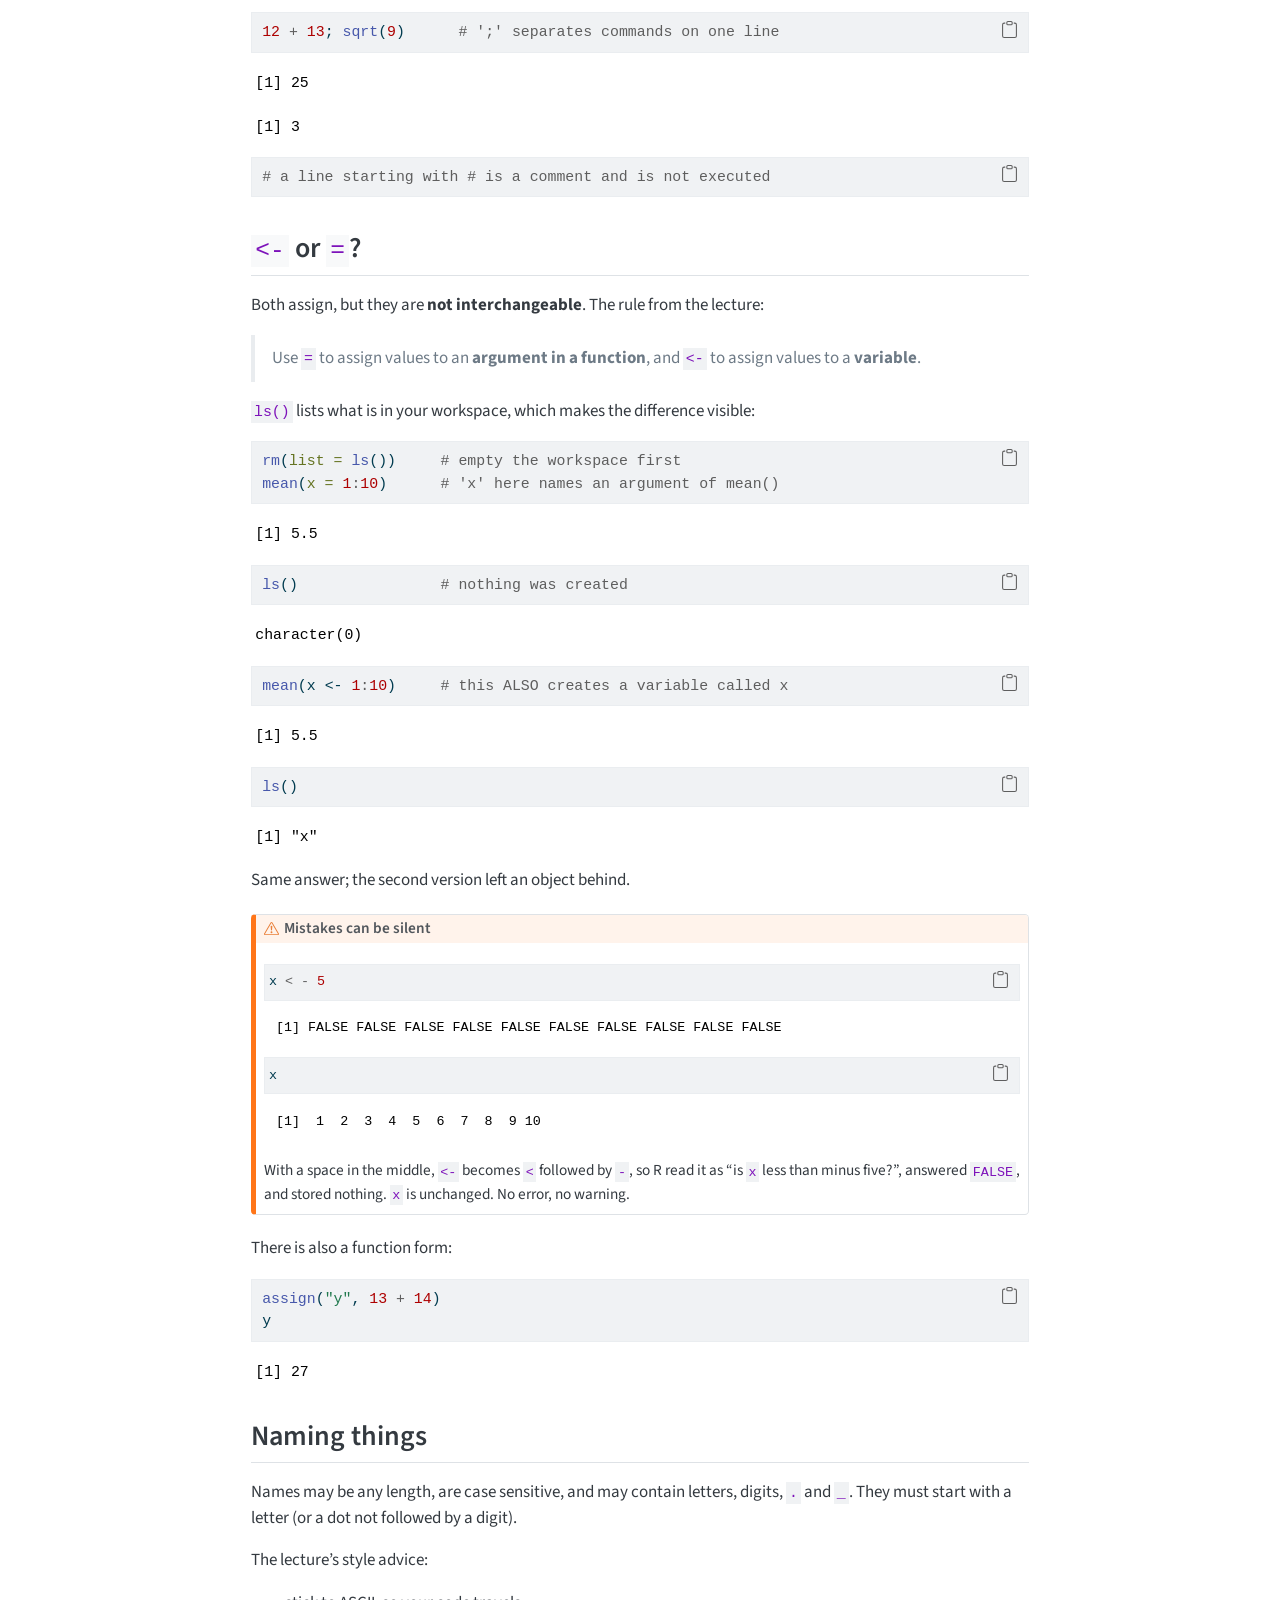
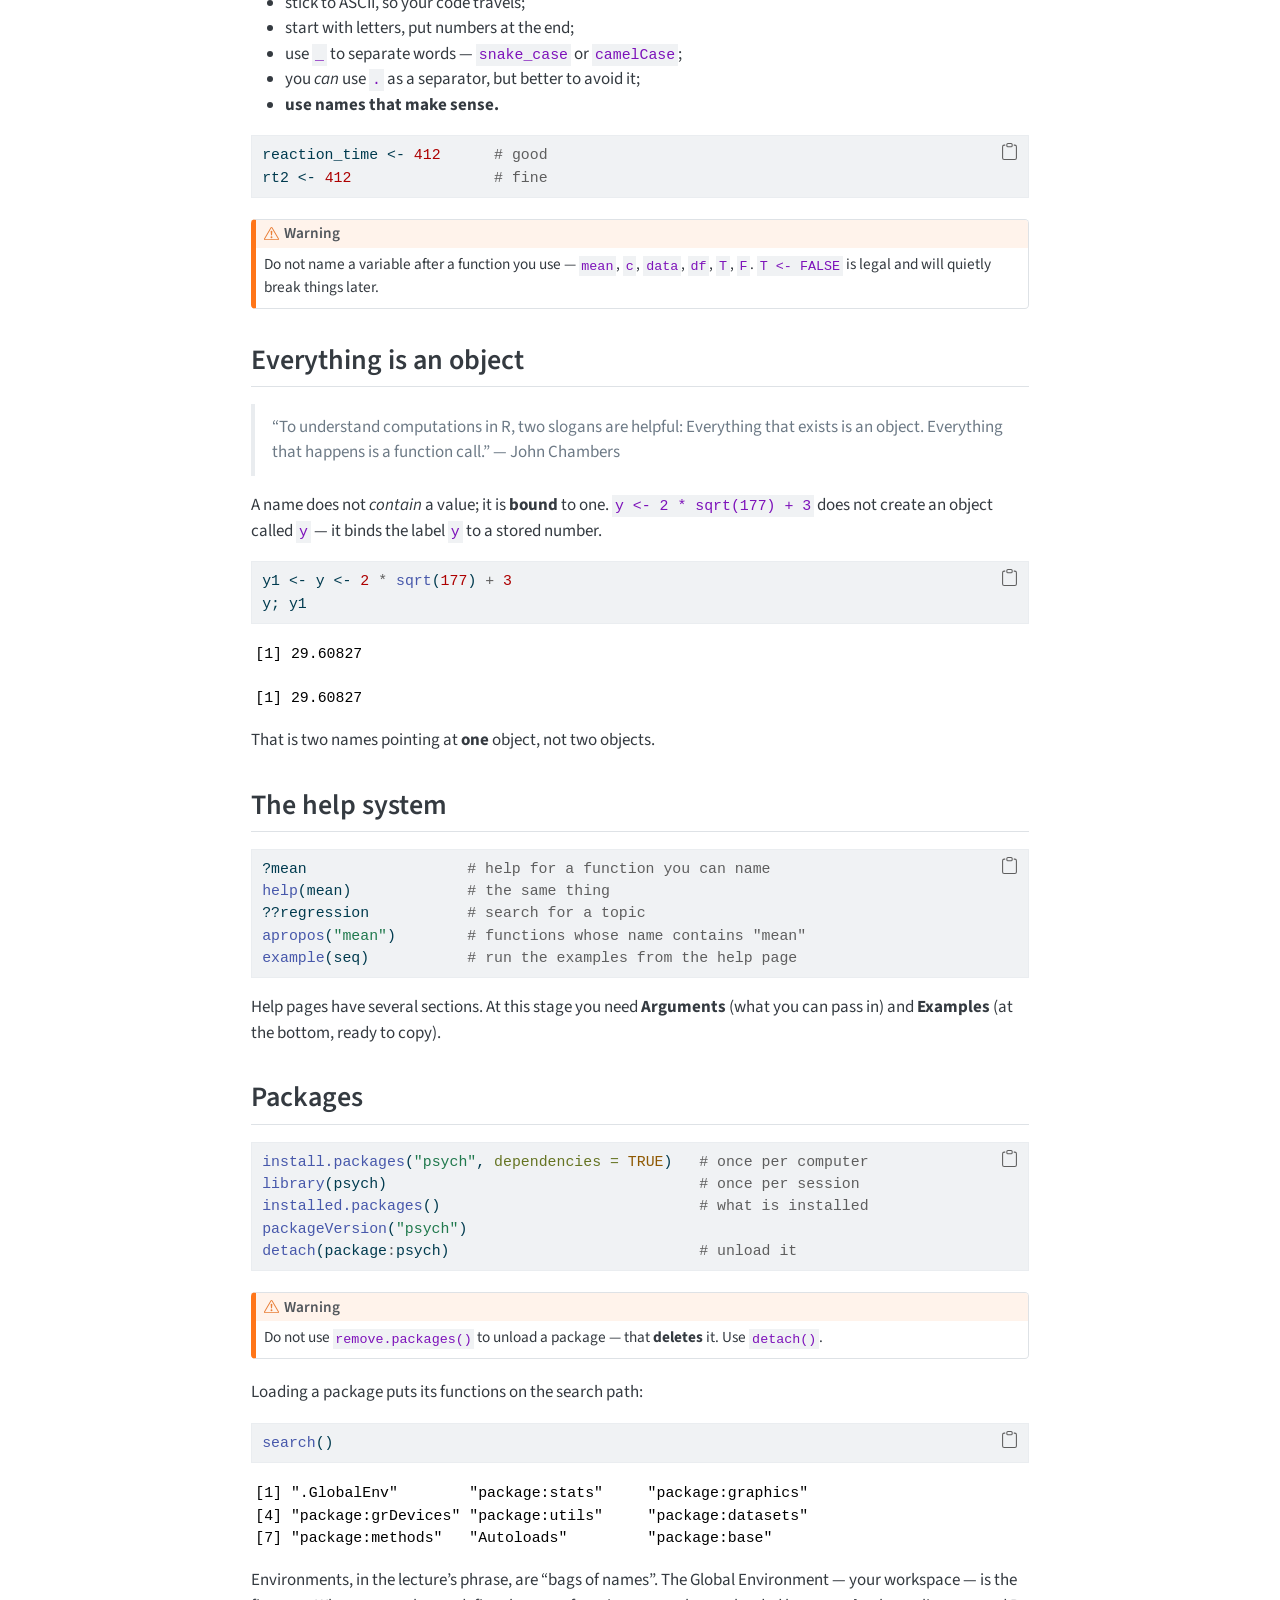
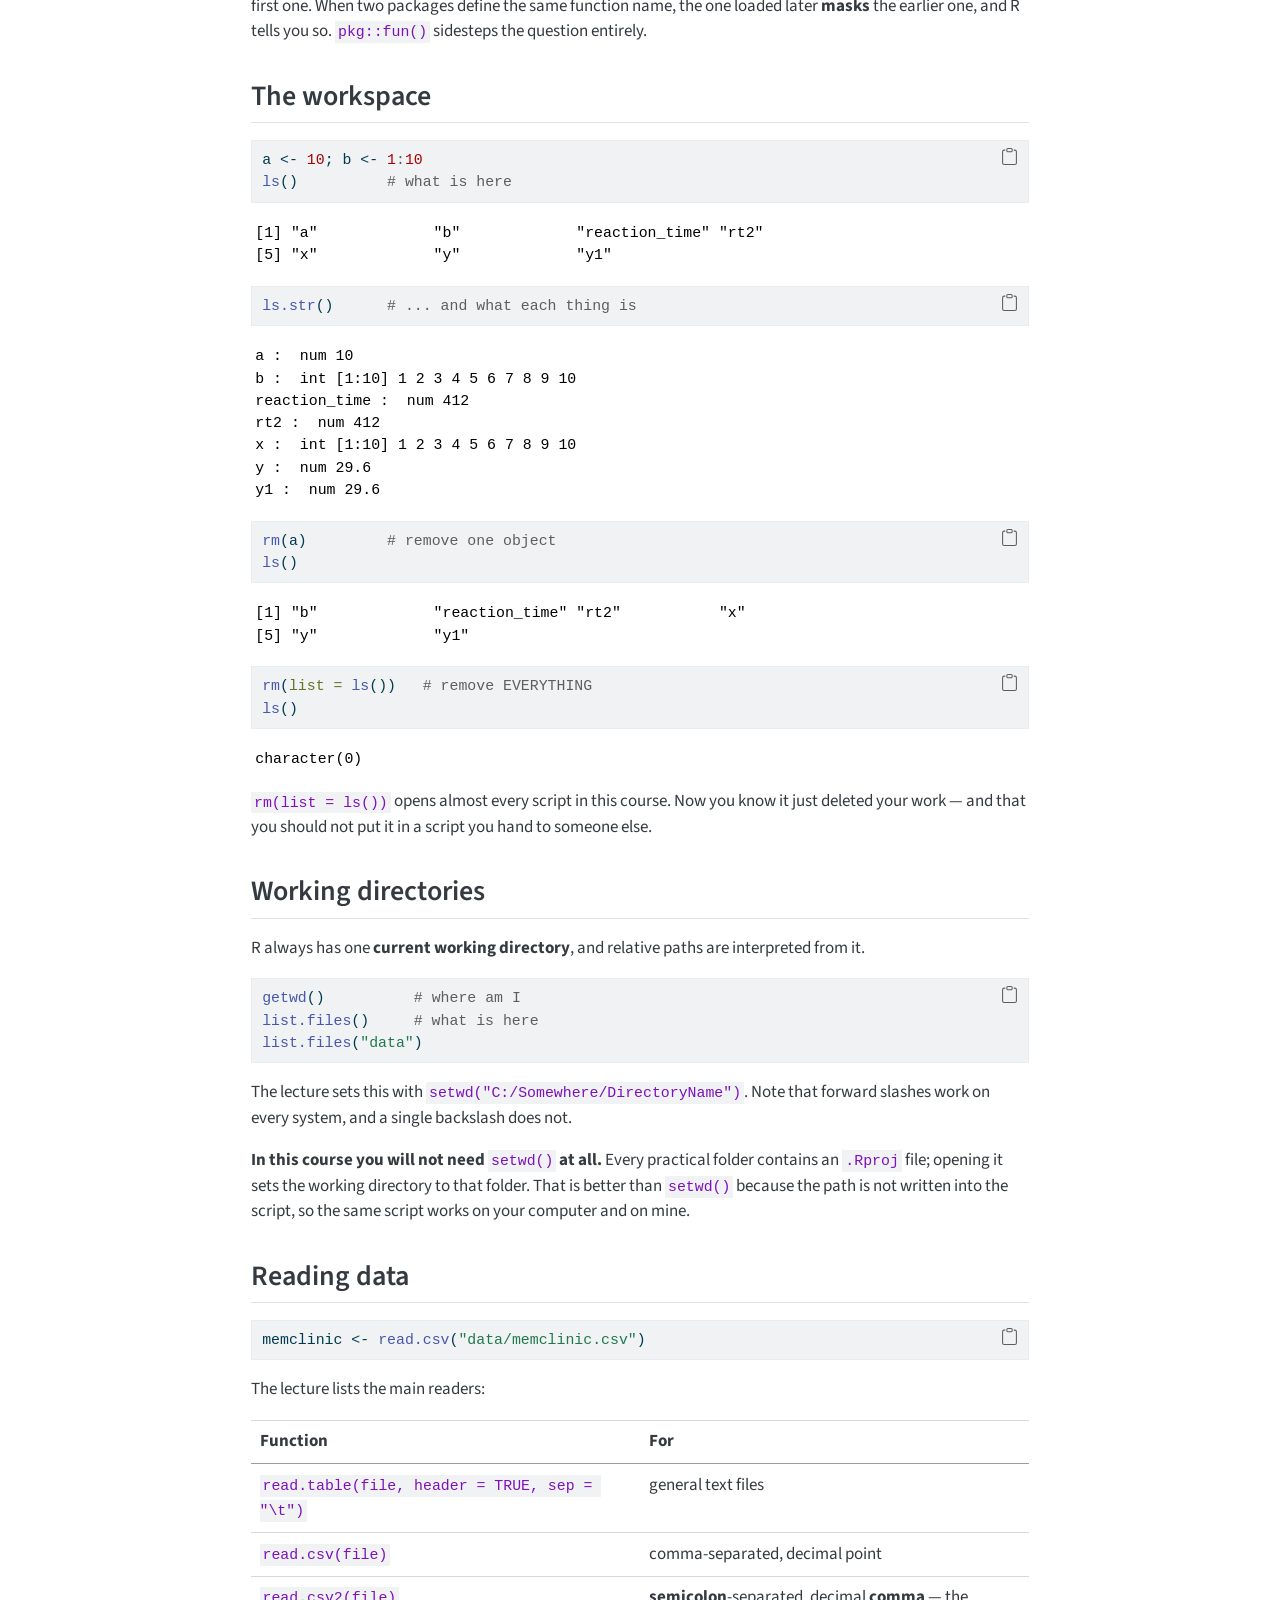
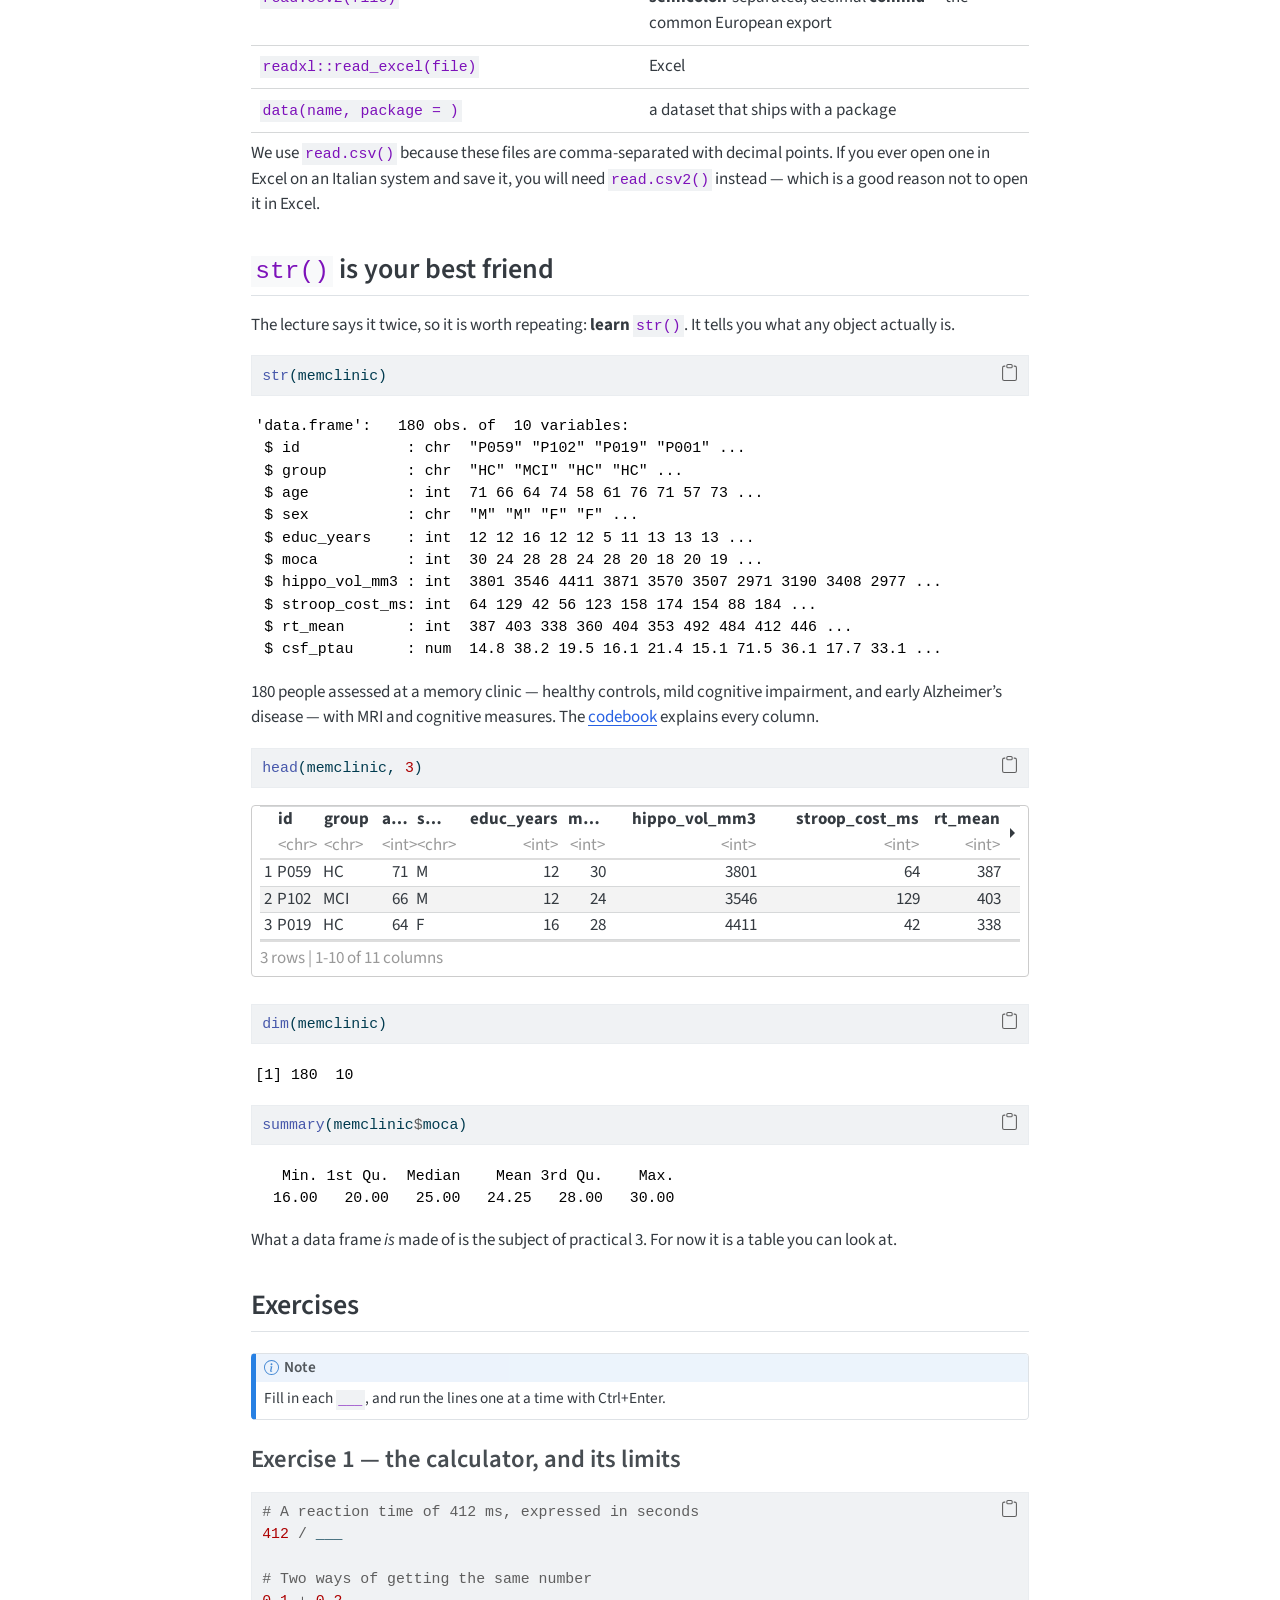
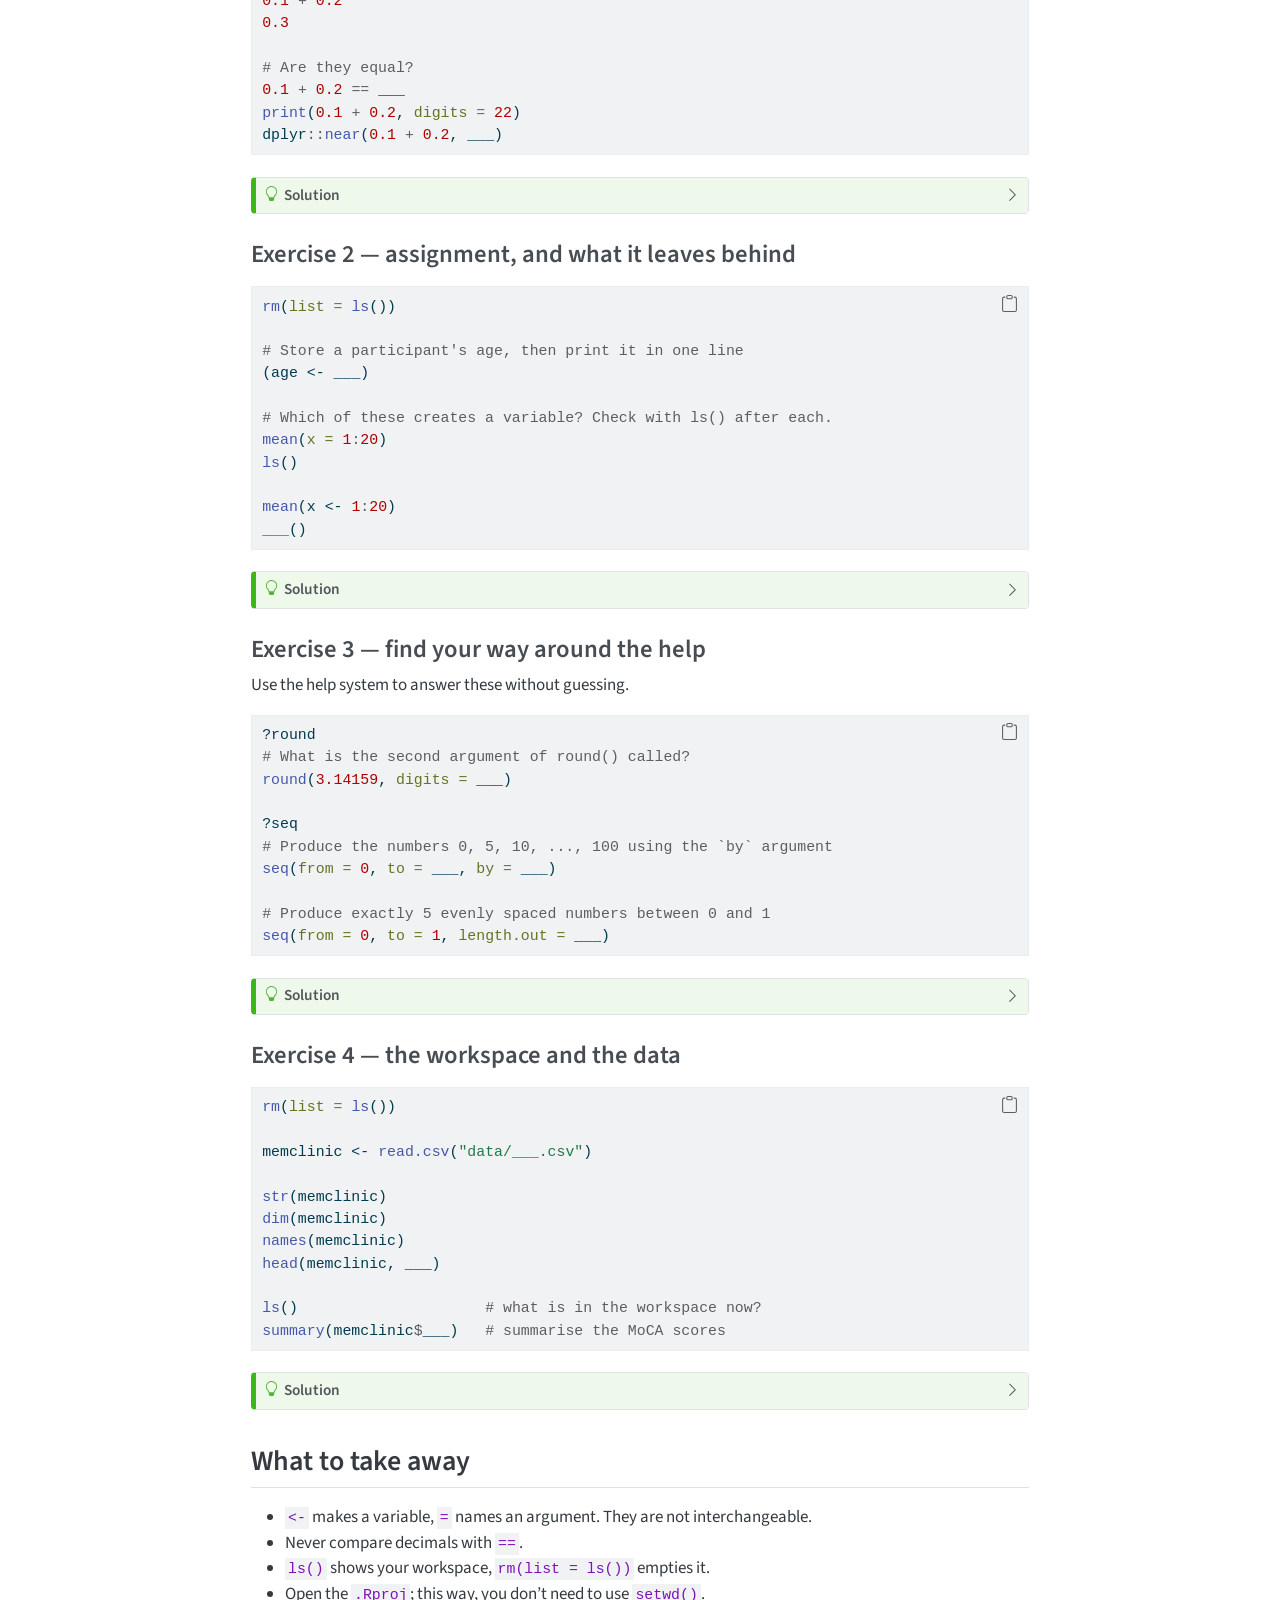
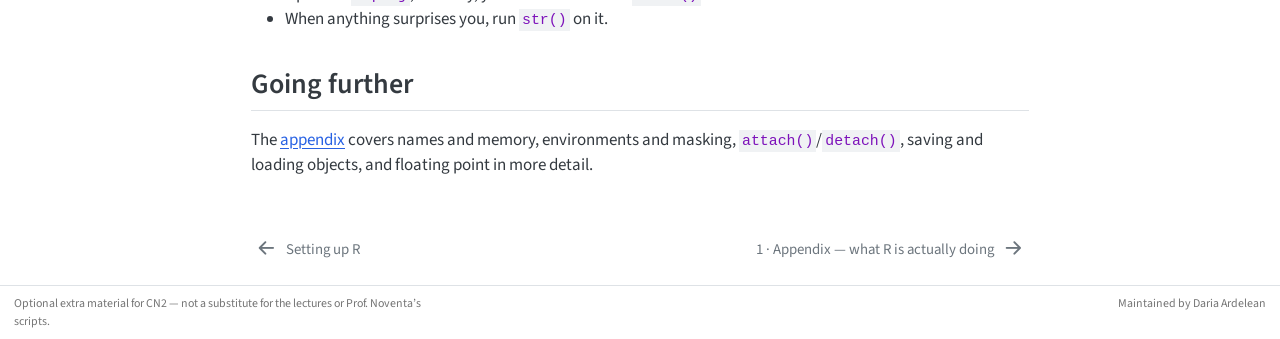
<file: sessions/01-r-basics/index.html>
<!DOCTYPE html>
<html xmlns="http://www.w3.org/1999/xhtml" lang="en" xml:lang="en"><head>

<meta charset="utf-8">
<meta name="generator" content="quarto-1.8.26">

<meta name="viewport" content="width=device-width, initial-scale=1.0, user-scalable=yes">


<title>1 · Basics of R – Getting started with R</title>
<style>
code{white-space: pre-wrap;}
span.smallcaps{font-variant: small-caps;}
div.columns{display: flex; gap: min(4vw, 1.5em);}
div.column{flex: auto; overflow-x: auto;}
div.hanging-indent{margin-left: 1.5em; text-indent: -1.5em;}
ul.task-list{list-style: none;}
ul.task-list li input[type="checkbox"] {
  width: 0.8em;
  margin: 0 0.8em 0.2em -1em; /* quarto-specific, see https://github.com/quarto-dev/quarto-cli/issues/4556 */ 
  vertical-align: middle;
}
/* CSS for syntax highlighting */
html { -webkit-text-size-adjust: 100%; }
pre > code.sourceCode { white-space: pre; position: relative; }
pre > code.sourceCode > span { display: inline-block; line-height: 1.25; }
pre > code.sourceCode > span:empty { height: 1.2em; }
.sourceCode { overflow: visible; }
code.sourceCode > span { color: inherit; text-decoration: inherit; }
div.sourceCode { margin: 1em 0; }
pre.sourceCode { margin: 0; }
@media screen {
div.sourceCode { overflow: auto; }
}
@media print {
pre > code.sourceCode { white-space: pre-wrap; }
pre > code.sourceCode > span { text-indent: -5em; padding-left: 5em; }
}
pre.numberSource code
  { counter-reset: source-line 0; }
pre.numberSource code > span
  { position: relative; left: -4em; counter-increment: source-line; }
pre.numberSource code > span > a:first-child::before
  { content: counter(source-line);
    position: relative; left: -1em; text-align: right; vertical-align: baseline;
    border: none; display: inline-block;
    -webkit-touch-callout: none; -webkit-user-select: none;
    -khtml-user-select: none; -moz-user-select: none;
    -ms-user-select: none; user-select: none;
    padding: 0 4px; width: 4em;
  }
pre.numberSource { margin-left: 3em;  padding-left: 4px; }
div.sourceCode
  {   }
@media screen {
pre > code.sourceCode > span > a:first-child::before { text-decoration: underline; }
}
</style>


<script src="../../site_libs/quarto-nav/quarto-nav.js"></script>
<script src="../../site_libs/quarto-nav/headroom.min.js"></script>
<script src="../../site_libs/clipboard/clipboard.min.js"></script>
<script src="../../site_libs/quarto-search/autocomplete.umd.js"></script>
<script src="../../site_libs/quarto-search/fuse.min.js"></script>
<script src="../../site_libs/quarto-search/quarto-search.js"></script>
<meta name="quarto:offset" content="../../">
<link href="../../sessions/01-r-basics/appendix.html" rel="next">
<link href="../../setup.html" rel="prev">
<script src="../../site_libs/quarto-html/quarto.js" type="module"></script>
<script src="../../site_libs/quarto-html/tabsets/tabsets.js" type="module"></script>
<script src="../../site_libs/quarto-html/axe/axe-check.js" type="module"></script>
<script src="../../site_libs/quarto-html/popper.min.js"></script>
<script src="../../site_libs/quarto-html/tippy.umd.min.js"></script>
<script src="../../site_libs/quarto-html/anchor.min.js"></script>
<link href="../../site_libs/quarto-html/tippy.css" rel="stylesheet">
<link href="../../site_libs/quarto-html/quarto-syntax-highlighting-587c61ba64f3a5504c4d52d930310e48.css" rel="stylesheet" id="quarto-text-highlighting-styles">
<script src="../../site_libs/bootstrap/bootstrap.min.js"></script>
<link href="../../site_libs/bootstrap/bootstrap-icons.css" rel="stylesheet">
<link href="../../site_libs/bootstrap/bootstrap-b4acf84f37d6d68f6a15c6fe27913e81.min.css" rel="stylesheet" append-hash="true" id="quarto-bootstrap" data-mode="light">
<script id="quarto-search-options" type="application/json">{
  "location": "navbar",
  "copy-button": false,
  "collapse-after": 3,
  "panel-placement": "end",
  "type": "overlay",
  "limit": 50,
  "keyboard-shortcut": [
    "f",
    "/",
    "s"
  ],
  "show-item-context": false,
  "language": {
    "search-no-results-text": "No results",
    "search-matching-documents-text": "matching documents",
    "search-copy-link-title": "Copy link to search",
    "search-hide-matches-text": "Hide additional matches",
    "search-more-match-text": "more match in this document",
    "search-more-matches-text": "more matches in this document",
    "search-clear-button-title": "Clear",
    "search-text-placeholder": "",
    "search-detached-cancel-button-title": "Cancel",
    "search-submit-button-title": "Submit",
    "search-label": "Search"
  }
}</script>
<link href="../../site_libs/pagedtable-1.1/css/pagedtable.css" rel="stylesheet">
<script src="../../site_libs/pagedtable-1.1/js/pagedtable.js"></script>


<link rel="stylesheet" href="../../styles.css">
</head>

<body class="nav-sidebar docked nav-fixed quarto-light">

<div id="quarto-search-results"></div>
  <header id="quarto-header" class="headroom fixed-top">
    <nav class="navbar navbar-expand-lg " data-bs-theme="dark">
      <div class="navbar-container container-fluid">
      <div class="navbar-brand-container mx-auto">
    <a class="navbar-brand" href="../../index.html">
    <span class="navbar-title">Getting started with R</span>
    </a>
  </div>
            <div id="quarto-search" class="" title="Search"></div>
          <button class="navbar-toggler" type="button" data-bs-toggle="collapse" data-bs-target="#navbarCollapse" aria-controls="navbarCollapse" role="menu" aria-expanded="false" aria-label="Toggle navigation" onclick="if (window.quartoToggleHeadroom) { window.quartoToggleHeadroom(); }">
  <span class="navbar-toggler-icon"></span>
</button>
          <div class="collapse navbar-collapse" id="navbarCollapse">
            <ul class="navbar-nav navbar-nav-scroll me-auto">
  <li class="nav-item">
    <a class="nav-link active" href="../../index.html" aria-current="page"> 
<span class="menu-text">Start here</span></a>
  </li>  
  <li class="nav-item">
    <a class="nav-link" href="../../setup.html"> 
<span class="menu-text">Setting up R</span></a>
  </li>  
</ul>
          </div> <!-- /navcollapse -->
            <div class="quarto-navbar-tools">
</div>
      </div> <!-- /container-fluid -->
    </nav>
  <nav class="quarto-secondary-nav">
    <div class="container-fluid d-flex">
      <button type="button" class="quarto-btn-toggle btn" data-bs-toggle="collapse" role="button" data-bs-target=".quarto-sidebar-collapse-item" aria-controls="quarto-sidebar" aria-expanded="false" aria-label="Toggle sidebar navigation" onclick="if (window.quartoToggleHeadroom) { window.quartoToggleHeadroom(); }">
        <i class="bi bi-layout-text-sidebar-reverse"></i>
      </button>
        <nav class="quarto-page-breadcrumbs" aria-label="breadcrumb"><ol class="breadcrumb"><li class="breadcrumb-item"><a href="../../sessions/01-r-basics/index.html">Practicals</a></li><li class="breadcrumb-item"><a href="../../sessions/01-r-basics/index.html">1 · Basics of R</a></li></ol></nav>
        <a class="flex-grow-1" role="navigation" data-bs-toggle="collapse" data-bs-target=".quarto-sidebar-collapse-item" aria-controls="quarto-sidebar" aria-expanded="false" aria-label="Toggle sidebar navigation" onclick="if (window.quartoToggleHeadroom) { window.quartoToggleHeadroom(); }">      
        </a>
    </div>
  </nav>
</header>
<!-- content -->
<div id="quarto-content" class="quarto-container page-columns page-rows-contents page-layout-article page-navbar">
<!-- sidebar -->
  <nav id="quarto-sidebar" class="sidebar collapse collapse-horizontal quarto-sidebar-collapse-item sidebar-navigation docked overflow-auto">
    <div class="sidebar-menu-container"> 
    <ul class="list-unstyled mt-1">
        <li class="sidebar-item">
  <div class="sidebar-item-container"> 
  <a href="../../index.html" class="sidebar-item-text sidebar-link">
 <span class="menu-text">Start here</span></a>
  </div>
</li>
        <li class="sidebar-item">
  <div class="sidebar-item-container"> 
  <a href="../../setup.html" class="sidebar-item-text sidebar-link">
 <span class="menu-text">Setting up R</span></a>
  </div>
</li>
        <li class="sidebar-item sidebar-item-section">
      <div class="sidebar-item-container"> 
            <a class="sidebar-item-text sidebar-link text-start" data-bs-toggle="collapse" data-bs-target="#quarto-sidebar-section-1" role="navigation" aria-expanded="true">
 <span class="menu-text">Practicals</span></a>
          <a class="sidebar-item-toggle text-start" data-bs-toggle="collapse" data-bs-target="#quarto-sidebar-section-1" role="navigation" aria-expanded="true" aria-label="Toggle section">
            <i class="bi bi-chevron-right ms-2"></i>
          </a> 
      </div>
      <ul id="quarto-sidebar-section-1" class="collapse list-unstyled sidebar-section depth1 show">  
          <li class="sidebar-item">
  <div class="sidebar-item-container"> 
  <a href="../../sessions/01-r-basics/index.html" class="sidebar-item-text sidebar-link active">
 <span class="menu-text">1 · Basics of R</span></a>
  </div>
</li>
          <li class="sidebar-item">
  <div class="sidebar-item-container"> 
  <a href="../../sessions/01-r-basics/appendix.html" class="sidebar-item-text sidebar-link">
 <span class="menu-text">1 · Appendix — what R is actually doing</span></a>
  </div>
</li>
          <li class="sidebar-item">
  <div class="sidebar-item-container"> 
  <a href="../../sessions/02-r-objects/index.html" class="sidebar-item-text sidebar-link">
 <span class="menu-text">2 · R objects, attributes, matrices</span></a>
  </div>
</li>
          <li class="sidebar-item">
  <div class="sidebar-item-container"> 
  <a href="../../sessions/02-r-objects/appendix.html" class="sidebar-item-text sidebar-link">
 <span class="menu-text">2 · Appendix — the rest of the type system</span></a>
  </div>
</li>
          <li class="sidebar-item">
  <div class="sidebar-item-container"> 
  <a href="../../sessions/03-lists-dataframes-functions/index.html" class="sidebar-item-text sidebar-link">
 <span class="menu-text">3 · Lists, data frames, control flow, functions</span></a>
  </div>
</li>
          <li class="sidebar-item">
  <div class="sidebar-item-container"> 
  <a href="../../sessions/03-lists-dataframes-functions/appendix.html" class="sidebar-item-text sidebar-link">
 <span class="menu-text">3 · Appendix — doing things repeatedly</span></a>
  </div>
</li>
          <li class="sidebar-item">
  <div class="sidebar-item-container"> 
  <a href="../../sessions/04-working-with-data/index.html" class="sidebar-item-text sidebar-link">
 <span class="menu-text">4 · Working with data, and drawing it</span></a>
  </div>
</li>
          <li class="sidebar-item">
  <div class="sidebar-item-container"> 
  <a href="../../sessions/04-working-with-data/appendix.html" class="sidebar-item-text sidebar-link">
 <span class="menu-text">4 · Appendix — doing it again, and doing it faster</span></a>
  </div>
</li>
          <li class="sidebar-item">
  <div class="sidebar-item-container"> 
  <a href="../../sessions/05-slr-clinical-neuropsychology/index.html" class="sidebar-item-text sidebar-link">
 <span class="menu-text">5 · Simple linear regression: cognitive rehabilitation and memory gain</span></a>
  </div>
</li>
          <li class="sidebar-item">
  <div class="sidebar-item-container"> 
  <a href="../../sessions/06-anova-clinical-neuropsychology/index.html" class="sidebar-item-text sidebar-link">
 <span class="menu-text">6 · ANOVA as regression: patient groups and recovery over time</span></a>
  </div>
</li>
          <li class="sidebar-item">
  <div class="sidebar-item-container"> 
  <a href="../../sessions/07-ancova-moderation-clinical-neuropsychology/index.html" class="sidebar-item-text sidebar-link">
 <span class="menu-text">7 · Quadratic regression, covariates and moderators</span></a>
  </div>
</li>
      </ul>
  </li>
    </ul>
    </div>
</nav>
<div id="quarto-sidebar-glass" class="quarto-sidebar-collapse-item" data-bs-toggle="collapse" data-bs-target=".quarto-sidebar-collapse-item"></div>
<!-- margin-sidebar -->
    <div id="quarto-margin-sidebar" class="sidebar margin-sidebar">
        <nav id="TOC" role="doc-toc" class="toc-active">
    <h2 id="toc-title">On this page</h2>
   
  <ul>
  <li><a href="#what-you-will-be-able-to-do" id="toc-what-you-will-be-able-to-do" class="nav-link active" data-scroll-target="#what-you-will-be-able-to-do">What you will be able to do</a></li>
  <li><a href="#before-you-start" id="toc-before-you-start" class="nav-link" data-scroll-target="#before-you-start">Before you start</a></li>
  <li><a href="#r-as-a-giant-pocket-calculator" id="toc-r-as-a-giant-pocket-calculator" class="nav-link" data-scroll-target="#r-as-a-giant-pocket-calculator">R as a giant pocket calculator</a>
  <ul class="collapse">
  <li><a href="#finite-precision" id="toc-finite-precision" class="nav-link" data-scroll-target="#finite-precision">Finite precision</a></li>
  </ul></li>
  <li><a href="#expressions-and-assignments" id="toc-expressions-and-assignments" class="nav-link" data-scroll-target="#expressions-and-assignments">Expressions and assignments</a></li>
  <li><a href="#or" id="toc-or" class="nav-link" data-scroll-target="#or"><code>&lt;-</code> or <code>=</code>?</a></li>
  <li><a href="#naming-things" id="toc-naming-things" class="nav-link" data-scroll-target="#naming-things">Naming things</a></li>
  <li><a href="#everything-is-an-object" id="toc-everything-is-an-object" class="nav-link" data-scroll-target="#everything-is-an-object">Everything is an object</a></li>
  <li><a href="#the-help-system" id="toc-the-help-system" class="nav-link" data-scroll-target="#the-help-system">The help system</a></li>
  <li><a href="#packages" id="toc-packages" class="nav-link" data-scroll-target="#packages">Packages</a></li>
  <li><a href="#the-workspace" id="toc-the-workspace" class="nav-link" data-scroll-target="#the-workspace">The workspace</a></li>
  <li><a href="#working-directories" id="toc-working-directories" class="nav-link" data-scroll-target="#working-directories">Working directories</a></li>
  <li><a href="#reading-data" id="toc-reading-data" class="nav-link" data-scroll-target="#reading-data">Reading data</a></li>
  <li><a href="#str-is-your-best-friend" id="toc-str-is-your-best-friend" class="nav-link" data-scroll-target="#str-is-your-best-friend"><code>str()</code> is your best friend</a></li>
  <li><a href="#exercises" id="toc-exercises" class="nav-link" data-scroll-target="#exercises">Exercises</a>
  <ul class="collapse">
  <li><a href="#exercise-1-the-calculator-and-its-limits" id="toc-exercise-1-the-calculator-and-its-limits" class="nav-link" data-scroll-target="#exercise-1-the-calculator-and-its-limits">Exercise 1 — the calculator, and its limits</a></li>
  <li><a href="#exercise-2-assignment-and-what-it-leaves-behind" id="toc-exercise-2-assignment-and-what-it-leaves-behind" class="nav-link" data-scroll-target="#exercise-2-assignment-and-what-it-leaves-behind">Exercise 2 — assignment, and what it leaves behind</a></li>
  <li><a href="#exercise-3-find-your-way-around-the-help" id="toc-exercise-3-find-your-way-around-the-help" class="nav-link" data-scroll-target="#exercise-3-find-your-way-around-the-help">Exercise 3 — find your way around the help</a></li>
  <li><a href="#exercise-4-the-workspace-and-the-data" id="toc-exercise-4-the-workspace-and-the-data" class="nav-link" data-scroll-target="#exercise-4-the-workspace-and-the-data">Exercise 4 — the workspace and the data</a></li>
  </ul></li>
  <li><a href="#what-to-take-away" id="toc-what-to-take-away" class="nav-link" data-scroll-target="#what-to-take-away">What to take away</a></li>
  <li><a href="#going-further" id="toc-going-further" class="nav-link" data-scroll-target="#going-further">Going further</a></li>
  </ul>
</nav>
    </div>
<!-- main -->
<main class="content" id="quarto-document-content">

<header id="title-block-header" class="quarto-title-block default"><nav class="quarto-page-breadcrumbs quarto-title-breadcrumbs d-none d-lg-block" aria-label="breadcrumb"><ol class="breadcrumb"><li class="breadcrumb-item"><a href="../../sessions/01-r-basics/index.html">Practicals</a></li><li class="breadcrumb-item"><a href="../../sessions/01-r-basics/index.html">1 · Basics of R</a></li></ol></nav>
<div class="quarto-title">
<h1 class="title">1 · Basics of R</h1>
<p class="subtitle lead">Statistics for brain and cognitive sciences (CN2)</p>
</div>



<div class="quarto-title-meta">

    
  
    
  </div>
  


</header>


<div class="callout callout-style-simple callout-note callout-titled">
<div class="callout-header d-flex align-content-center">
<div class="callout-icon-container">
<i class="callout-icon"></i>
</div>
<div class="callout-title-container flex-fill">
<span class="screen-reader-only">Note</span><a href="../../handouts/01-r-basics.zip">⬇ Download this practical</a>
</div>
</div>
<div class="callout-body-container callout-body">
<p>A zip containing the R script, the data, and an <code>.Rproj</code> file. Unzip it somewhere you can find again, then double-click the <code>.Rproj</code>.</p>
</div>
</div>
<p>Optional extra practice alongside <strong>Introduction to R — Part 1</strong>. It does not replace the lecture, and nothing here is assessed.</p>
<section id="what-you-will-be-able-to-do" class="level2">
<h2 class="anchored" data-anchor-id="what-you-will-be-able-to-do">What you will be able to do</h2>
<ul>
<li>use R as a calculator, and recognise when floating-point arithmetic has tricked you;</li>
<li>create objects, and say what <code>&lt;-</code> does that <code>=</code> does not;</li>
<li>find your way around the help system;</li>
<li>see what is in your workspace, and clear it;</li>
<li>set up a working directory properly, and read a data file from it;</li>
<li>run <code>str()</code> on anything and read what it tells you.</li>
</ul>
</section>
<section id="before-you-start" class="level2">
<h2 class="anchored" data-anchor-id="before-you-start">Before you start</h2>
<div class="callout callout-style-default callout-important callout-titled" title="Open the .Rproj file first">
<div class="callout-header d-flex align-content-center">
<div class="callout-icon-container">
<i class="callout-icon"></i>
</div>
<div class="callout-title-container flex-fill">
<span class="screen-reader-only">Important</span>Open the .Rproj file first
</div>
</div>
<div class="callout-body-container callout-body">
<p>Double-click the <code>.Rproj</code> file in this folder before anything else. That sets R’s working directory, which is why nothing here calls <code>setwd()</code>.</p>
<p>If you later see</p>
<pre><code>cannot open file 'data/memclinic.csv': No such file or directory</code></pre>
<p>run <code>getwd()</code> and <code>list.files()</code>. If there is no <code>data</code> folder in the list, you opened the script instead of the project. Close RStudio and double-click the <code>.Rproj</code> file.</p>
</div>
</div>
<div class="callout callout-style-default callout-important callout-titled" title="Run this script one line at a time — do not press Source">
<div class="callout-header d-flex align-content-center">
<div class="callout-icon-container">
<i class="callout-icon"></i>
</div>
<div class="callout-title-container flex-fill">
<span class="screen-reader-only">Important</span>Run this script one line at a time — do not press Source
</div>
</div>
<div class="callout-body-container callout-body">
<p>Put your cursor on a line and press <strong>Ctrl+Enter</strong> (<strong>Cmd+Enter</strong> on a Mac).</p>
<p>Do <strong>not</strong> press the <em>Source</em> button. R reads the whole file before it runs any of it, and the <code>___</code> blanks in the exercises are not valid R until you fill them in. Pressing <em>Source</em> with a blank still in the file gives <code>Error: unexpected input</code> and runs <strong>nothing at all</strong>.</p>
</div>
</div>
<div class="callout callout-style-default callout-tip callout-titled" title="Typing the symbols on an Italian keyboard">
<div class="callout-header d-flex align-content-center collapsed" data-bs-toggle="collapse" data-bs-target=".callout-4-contents" aria-controls="callout-4" aria-expanded="false" aria-label="Toggle callout">
<div class="callout-icon-container">
<i class="callout-icon"></i>
</div>
<div class="callout-title-container flex-fill">
<span class="screen-reader-only">Tip</span>Typing the symbols on an Italian keyboard
</div>
<div class="callout-btn-toggle d-inline-block border-0 py-1 ps-1 pe-0 float-end"><i class="callout-toggle"></i></div>
</div>
<div id="callout-4" class="callout-4-contents callout-collapse collapse">
<div class="callout-body-container callout-body">
<table class="caption-top table">
<colgroup>
<col style="width: 33%">
<col style="width: 33%">
<col style="width: 33%">
</colgroup>
<thead>
<tr class="header">
<th>Symbol</th>
<th>Mac</th>
<th>Windows</th>
</tr>
</thead>
<tbody>
<tr class="odd">
<td><code>&lt;-</code></td>
<td>Option + − (RStudio inserts it for you)</td>
<td>Alt + −</td>
</tr>
<tr class="even">
<td><code>~</code></td>
<td>Option + 5</td>
<td>AltGr + ì</td>
</tr>
<tr class="odd">
<td><code>[</code> <code>]</code></td>
<td>Option + è / Option + +</td>
<td>AltGr + è / AltGr + +</td>
</tr>
<tr class="even">
<td><code>{</code> <code>}</code></td>
<td>Shift + Option + è / Shift + Option + +</td>
<td>Shift + AltGr + è / +</td>
</tr>
<tr class="odd">
<td><code>#</code></td>
<td>Option + à</td>
<td>AltGr + à</td>
</tr>
</tbody>
</table>
<p>Use the <strong>copy button</strong> in the corner of each grey box rather than selecting text — copying from a browser can turn <code>"</code> into <code>"</code>, which R will not accept.</p>
</div>
</div>
</div>
</section>
<section id="r-as-a-giant-pocket-calculator" class="level2">
<h2 class="anchored" data-anchor-id="r-as-a-giant-pocket-calculator">R as a giant pocket calculator</h2>
<div class="cell">
<div class="code-copy-outer-scaffold"><div class="sourceCode cell-code" id="cb2"><pre class="sourceCode r code-with-copy"><code class="sourceCode r"><span id="cb2-1"><a href="#cb2-1" aria-hidden="true" tabindex="-1"></a><span class="dv">3</span> <span class="sc">*</span> (<span class="dv">2</span> <span class="sc">+</span> <span class="dv">4</span>)</span></code></pre></div><button title="Copy to Clipboard" class="code-copy-button"><i class="bi"></i></button></div>
<div class="cell-output cell-output-stdout">
<pre><code>[1] 18</code></pre>
</div>
<div class="code-copy-outer-scaffold"><div class="sourceCode cell-code" id="cb4"><pre class="sourceCode r code-with-copy"><code class="sourceCode r"><span id="cb4-1"><a href="#cb4-1" aria-hidden="true" tabindex="-1"></a><span class="fu">sqrt</span>(<span class="dv">144</span>)</span></code></pre></div><button title="Copy to Clipboard" class="code-copy-button"><i class="bi"></i></button></div>
<div class="cell-output cell-output-stdout">
<pre><code>[1] 12</code></pre>
</div>
<div class="code-copy-outer-scaffold"><div class="sourceCode cell-code" id="cb6"><pre class="sourceCode r code-with-copy"><code class="sourceCode r"><span id="cb6-1"><a href="#cb6-1" aria-hidden="true" tabindex="-1"></a><span class="fu">exp</span>(<span class="dv">1</span>)</span></code></pre></div><button title="Copy to Clipboard" class="code-copy-button"><i class="bi"></i></button></div>
<div class="cell-output cell-output-stdout">
<pre><code>[1] 2.718282</code></pre>
</div>
<div class="code-copy-outer-scaffold"><div class="sourceCode cell-code" id="cb8"><pre class="sourceCode r code-with-copy"><code class="sourceCode r"><span id="cb8-1"><a href="#cb8-1" aria-hidden="true" tabindex="-1"></a><span class="fu">log</span>(<span class="dv">100</span>)</span></code></pre></div><button title="Copy to Clipboard" class="code-copy-button"><i class="bi"></i></button></div>
<div class="cell-output cell-output-stdout">
<pre><code>[1] 4.60517</code></pre>
</div>
</div>
<p>The lecture’s table of operators and functions — <code>+ - * / ^</code>, <code>sqrt</code>, <code>exp</code>, <code>log</code>, <code>sin</code>, <code>cos</code>, <code>min</code>, <code>max</code>, <code>range</code>, <code>length</code>, <code>sum</code>, <code>mean</code>, <code>var</code> — all work this way.</p>
<p>Two things that catch everyone in the first ten minutes:</p>
<ul>
<li>If the console shows <strong><code>+</code></strong> instead of <strong><code>&gt;</code></strong>, R is waiting for you to finish something, usually a missing bracket. Press <strong>Esc</strong>.</li>
<li>R is <strong>case sensitive</strong>: <code>Mean</code> is not <code>mean</code>.</li>
</ul>
<section id="finite-precision" class="level3">
<h3 class="anchored" data-anchor-id="finite-precision">Finite precision</h3>
<div class="cell">
<div class="code-copy-outer-scaffold"><div class="sourceCode cell-code" id="cb10"><pre class="sourceCode r code-with-copy"><code class="sourceCode r"><span id="cb10-1"><a href="#cb10-1" aria-hidden="true" tabindex="-1"></a><span class="fu">sqrt</span>(<span class="dv">2</span>)<span class="sc">^</span><span class="dv">2</span> <span class="sc">==</span> <span class="dv">2</span></span></code></pre></div><button title="Copy to Clipboard" class="code-copy-button"><i class="bi"></i></button></div>
<div class="cell-output cell-output-stdout">
<pre><code>[1] FALSE</code></pre>
</div>
<div class="code-copy-outer-scaffold"><div class="sourceCode cell-code" id="cb12"><pre class="sourceCode r code-with-copy"><code class="sourceCode r"><span id="cb12-1"><a href="#cb12-1" aria-hidden="true" tabindex="-1"></a><span class="fu">print</span>(<span class="fu">sqrt</span>(<span class="dv">2</span>)<span class="sc">^</span><span class="dv">2</span>, <span class="at">digits =</span> <span class="dv">22</span>)</span></code></pre></div><button title="Copy to Clipboard" class="code-copy-button"><i class="bi"></i></button></div>
<div class="cell-output cell-output-stdout">
<pre><code>[1] 2.000000000000000444089</code></pre>
</div>
</div>
<p>Computers approximate real numbers, so two quantities that are equal on paper may differ in the last few digits. Never test exact equality of decimals:</p>
<div class="cell">
<div class="code-copy-outer-scaffold"><div class="sourceCode cell-code" id="cb14"><pre class="sourceCode r code-with-copy"><code class="sourceCode r"><span id="cb14-1"><a href="#cb14-1" aria-hidden="true" tabindex="-1"></a>dplyr<span class="sc">::</span><span class="fu">near</span>(<span class="fu">sqrt</span>(<span class="dv">2</span>)<span class="sc">^</span><span class="dv">2</span>, <span class="dv">2</span>)</span></code></pre></div><button title="Copy to Clipboard" class="code-copy-button"><i class="bi"></i></button></div>
<div class="cell-output cell-output-stdout">
<pre><code>[1] TRUE</code></pre>
</div>
<div class="code-copy-outer-scaffold"><div class="sourceCode cell-code" id="cb16"><pre class="sourceCode r code-with-copy"><code class="sourceCode r"><span id="cb16-1"><a href="#cb16-1" aria-hidden="true" tabindex="-1"></a><span class="dv">1</span> <span class="sc">/</span> <span class="dv">49</span> <span class="sc">*</span> <span class="dv">49</span> <span class="sc">==</span> <span class="dv">1</span></span></code></pre></div><button title="Copy to Clipboard" class="code-copy-button"><i class="bi"></i></button></div>
<div class="cell-output cell-output-stdout">
<pre><code>[1] FALSE</code></pre>
</div>
<div class="code-copy-outer-scaffold"><div class="sourceCode cell-code" id="cb18"><pre class="sourceCode r code-with-copy"><code class="sourceCode r"><span id="cb18-1"><a href="#cb18-1" aria-hidden="true" tabindex="-1"></a>dplyr<span class="sc">::</span><span class="fu">near</span>(<span class="dv">1</span> <span class="sc">/</span> <span class="dv">49</span> <span class="sc">*</span> <span class="dv">49</span>, <span class="dv">1</span>)</span></code></pre></div><button title="Copy to Clipboard" class="code-copy-button"><i class="bi"></i></button></div>
<div class="cell-output cell-output-stdout">
<pre><code>[1] TRUE</code></pre>
</div>
</div>
<p>This is also the first time you see <code>pkg::fun()</code> — calling a function <em>without</em> loading its package. It makes clear where the function came from.</p>
</section>
</section>
<section id="expressions-and-assignments" class="level2">
<h2 class="anchored" data-anchor-id="expressions-and-assignments">Expressions and assignments</h2>
<p>An <strong>expression</strong> is evaluated, printed, and the value is lost. An <strong>assignment</strong> is evaluated, not printed, and the value is stored under a name.</p>
<div class="cell">
<div class="code-copy-outer-scaffold"><div class="sourceCode cell-code" id="cb20"><pre class="sourceCode r code-with-copy"><code class="sourceCode r"><span id="cb20-1"><a href="#cb20-1" aria-hidden="true" tabindex="-1"></a><span class="dv">12</span> <span class="sc">+</span> <span class="dv">13</span>        <span class="co"># an expression: shown, then gone</span></span></code></pre></div><button title="Copy to Clipboard" class="code-copy-button"><i class="bi"></i></button></div>
<div class="cell-output cell-output-stdout">
<pre><code>[1] 25</code></pre>
</div>
<div class="code-copy-outer-scaffold"><div class="sourceCode cell-code" id="cb22"><pre class="sourceCode r code-with-copy"><code class="sourceCode r"><span id="cb22-1"><a href="#cb22-1" aria-hidden="true" tabindex="-1"></a>x <span class="ot">&lt;-</span> <span class="dv">12</span> <span class="sc">+</span> <span class="dv">13</span>   <span class="co"># an assignment: stored, nothing shown</span></span>
<span id="cb22-2"><a href="#cb22-2" aria-hidden="true" tabindex="-1"></a>x</span></code></pre></div><button title="Copy to Clipboard" class="code-copy-button"><i class="bi"></i></button></div>
<div class="cell-output cell-output-stdout">
<pre><code>[1] 25</code></pre>
</div>
</div>
<p>Wrapping the whole assignment in round brackets stores <em>and</em> prints:</p>
<div class="cell">
<div class="code-copy-outer-scaffold"><div class="sourceCode cell-code" id="cb24"><pre class="sourceCode r code-with-copy"><code class="sourceCode r"><span id="cb24-1"><a href="#cb24-1" aria-hidden="true" tabindex="-1"></a>(x <span class="ot">&lt;-</span> <span class="dv">12</span> <span class="sc">+</span> <span class="dv">13</span>)</span></code></pre></div><button title="Copy to Clipboard" class="code-copy-button"><i class="bi"></i></button></div>
<div class="cell-output cell-output-stdout">
<pre><code>[1] 25</code></pre>
</div>
</div>
<p>You will see this throughout the course as <code>(model &lt;- lm(...))</code>.</p>
<p>Other command syntax from the lecture:</p>
<div class="cell">
<div class="code-copy-outer-scaffold"><div class="sourceCode cell-code" id="cb26"><pre class="sourceCode r code-with-copy"><code class="sourceCode r"><span id="cb26-1"><a href="#cb26-1" aria-hidden="true" tabindex="-1"></a><span class="dv">12</span> <span class="sc">+</span> <span class="dv">13</span>; <span class="fu">sqrt</span>(<span class="dv">9</span>)      <span class="co"># ';' separates commands on one line</span></span></code></pre></div><button title="Copy to Clipboard" class="code-copy-button"><i class="bi"></i></button></div>
<div class="cell-output cell-output-stdout">
<pre><code>[1] 25</code></pre>
</div>
<div class="cell-output cell-output-stdout">
<pre><code>[1] 3</code></pre>
</div>
<div class="code-copy-outer-scaffold"><div class="sourceCode cell-code" id="cb29"><pre class="sourceCode r code-with-copy"><code class="sourceCode r"><span id="cb29-1"><a href="#cb29-1" aria-hidden="true" tabindex="-1"></a><span class="co"># a line starting with # is a comment and is not executed</span></span></code></pre></div><button title="Copy to Clipboard" class="code-copy-button"><i class="bi"></i></button></div>
</div>
</section>
<section id="or" class="level2">
<h2 class="anchored" data-anchor-id="or"><code>&lt;-</code> or <code>=</code>?</h2>
<p>Both assign, but they are <strong>not interchangeable</strong>. The rule from the lecture:</p>
<blockquote class="blockquote">
<p>Use <code>=</code> to assign values to an <strong>argument in a function</strong>, and <code>&lt;-</code> to assign values to a <strong>variable</strong>.</p>
</blockquote>
<p><code>ls()</code> lists what is in your workspace, which makes the difference visible:</p>
<div class="cell">
<div class="code-copy-outer-scaffold"><div class="sourceCode cell-code" id="cb30"><pre class="sourceCode r code-with-copy"><code class="sourceCode r"><span id="cb30-1"><a href="#cb30-1" aria-hidden="true" tabindex="-1"></a><span class="fu">rm</span>(<span class="at">list =</span> <span class="fu">ls</span>())     <span class="co"># empty the workspace first</span></span>
<span id="cb30-2"><a href="#cb30-2" aria-hidden="true" tabindex="-1"></a><span class="fu">mean</span>(<span class="at">x =</span> <span class="dv">1</span><span class="sc">:</span><span class="dv">10</span>)      <span class="co"># 'x' here names an argument of mean()</span></span></code></pre></div><button title="Copy to Clipboard" class="code-copy-button"><i class="bi"></i></button></div>
<div class="cell-output cell-output-stdout">
<pre><code>[1] 5.5</code></pre>
</div>
<div class="code-copy-outer-scaffold"><div class="sourceCode cell-code" id="cb32"><pre class="sourceCode r code-with-copy"><code class="sourceCode r"><span id="cb32-1"><a href="#cb32-1" aria-hidden="true" tabindex="-1"></a><span class="fu">ls</span>()                <span class="co"># nothing was created</span></span></code></pre></div><button title="Copy to Clipboard" class="code-copy-button"><i class="bi"></i></button></div>
<div class="cell-output cell-output-stdout">
<pre><code>character(0)</code></pre>
</div>
</div>
<div class="cell">
<div class="code-copy-outer-scaffold"><div class="sourceCode cell-code" id="cb34"><pre class="sourceCode r code-with-copy"><code class="sourceCode r"><span id="cb34-1"><a href="#cb34-1" aria-hidden="true" tabindex="-1"></a><span class="fu">mean</span>(x <span class="ot">&lt;-</span> <span class="dv">1</span><span class="sc">:</span><span class="dv">10</span>)     <span class="co"># this ALSO creates a variable called x</span></span></code></pre></div><button title="Copy to Clipboard" class="code-copy-button"><i class="bi"></i></button></div>
<div class="cell-output cell-output-stdout">
<pre><code>[1] 5.5</code></pre>
</div>
<div class="code-copy-outer-scaffold"><div class="sourceCode cell-code" id="cb36"><pre class="sourceCode r code-with-copy"><code class="sourceCode r"><span id="cb36-1"><a href="#cb36-1" aria-hidden="true" tabindex="-1"></a><span class="fu">ls</span>()</span></code></pre></div><button title="Copy to Clipboard" class="code-copy-button"><i class="bi"></i></button></div>
<div class="cell-output cell-output-stdout">
<pre><code>[1] "x"</code></pre>
</div>
</div>
<p>Same answer; the second version left an object behind.</p>
<div class="callout callout-style-default callout-warning callout-titled" title="Mistakes can be silent">
<div class="callout-header d-flex align-content-center">
<div class="callout-icon-container">
<i class="callout-icon"></i>
</div>
<div class="callout-title-container flex-fill">
<span class="screen-reader-only">Warning</span>Mistakes can be silent
</div>
</div>
<div class="callout-body-container callout-body">
<div class="cell">
<div class="code-copy-outer-scaffold"><div class="sourceCode cell-code" id="cb38"><pre class="sourceCode r code-with-copy"><code class="sourceCode r"><span id="cb38-1"><a href="#cb38-1" aria-hidden="true" tabindex="-1"></a>x <span class="sc">&lt;</span> <span class="sc">-</span> <span class="dv">5</span></span></code></pre></div><button title="Copy to Clipboard" class="code-copy-button"><i class="bi"></i></button></div>
<div class="cell-output cell-output-stdout">
<pre><code> [1] FALSE FALSE FALSE FALSE FALSE FALSE FALSE FALSE FALSE FALSE</code></pre>
</div>
<div class="code-copy-outer-scaffold"><div class="sourceCode cell-code" id="cb40"><pre class="sourceCode r code-with-copy"><code class="sourceCode r"><span id="cb40-1"><a href="#cb40-1" aria-hidden="true" tabindex="-1"></a>x</span></code></pre></div><button title="Copy to Clipboard" class="code-copy-button"><i class="bi"></i></button></div>
<div class="cell-output cell-output-stdout">
<pre><code> [1]  1  2  3  4  5  6  7  8  9 10</code></pre>
</div>
</div>
<p>With a space in the middle, <code>&lt;-</code> becomes <code>&lt;</code> followed by <code>-</code>, so R read it as “is <code>x</code> less than minus five?”, answered <code>FALSE</code>, and stored nothing. <code>x</code> is unchanged. No error, no warning.</p>
</div>
</div>
<p>There is also a function form:</p>
<div class="cell">
<div class="code-copy-outer-scaffold"><div class="sourceCode cell-code" id="cb42"><pre class="sourceCode r code-with-copy"><code class="sourceCode r"><span id="cb42-1"><a href="#cb42-1" aria-hidden="true" tabindex="-1"></a><span class="fu">assign</span>(<span class="st">"y"</span>, <span class="dv">13</span> <span class="sc">+</span> <span class="dv">14</span>)</span>
<span id="cb42-2"><a href="#cb42-2" aria-hidden="true" tabindex="-1"></a>y</span></code></pre></div><button title="Copy to Clipboard" class="code-copy-button"><i class="bi"></i></button></div>
<div class="cell-output cell-output-stdout">
<pre><code>[1] 27</code></pre>
</div>
</div>
</section>
<section id="naming-things" class="level2">
<h2 class="anchored" data-anchor-id="naming-things">Naming things</h2>
<p>Names may be any length, are case sensitive, and may contain letters, digits, <code>.</code> and <code>_</code>. They must start with a letter (or a dot not followed by a digit).</p>
<p>The lecture’s style advice:</p>
<ul>
<li>stick to ASCII, so your code travels;</li>
<li>start with letters, put numbers at the end;</li>
<li>use <code>_</code> to separate words — <code>snake_case</code> or <code>camelCase</code>;</li>
<li>you <em>can</em> use <code>.</code> as a separator, but better to avoid it;</li>
<li><strong>use names that make sense.</strong></li>
</ul>
<div class="cell">
<div class="code-copy-outer-scaffold"><div class="sourceCode cell-code" id="cb44"><pre class="sourceCode r code-with-copy"><code class="sourceCode r"><span id="cb44-1"><a href="#cb44-1" aria-hidden="true" tabindex="-1"></a>reaction_time <span class="ot">&lt;-</span> <span class="dv">412</span>      <span class="co"># good</span></span>
<span id="cb44-2"><a href="#cb44-2" aria-hidden="true" tabindex="-1"></a>rt2 <span class="ot">&lt;-</span> <span class="dv">412</span>                <span class="co"># fine</span></span></code></pre></div><button title="Copy to Clipboard" class="code-copy-button"><i class="bi"></i></button></div>
</div>
<div class="callout callout-style-default callout-warning callout-titled">
<div class="callout-header d-flex align-content-center">
<div class="callout-icon-container">
<i class="callout-icon"></i>
</div>
<div class="callout-title-container flex-fill">
Warning
</div>
</div>
<div class="callout-body-container callout-body">
<p>Do not name a variable after a function you use — <code>mean</code>, <code>c</code>, <code>data</code>, <code>df</code>, <code>T</code>, <code>F</code>. <code>T &lt;- FALSE</code> is legal and will quietly break things later.</p>
</div>
</div>
</section>
<section id="everything-is-an-object" class="level2">
<h2 class="anchored" data-anchor-id="everything-is-an-object">Everything is an object</h2>
<blockquote class="blockquote">
<p>“To understand computations in R, two slogans are helpful: Everything that exists is an object. Everything that happens is a function call.” — John Chambers</p>
</blockquote>
<p>A name does not <em>contain</em> a value; it is <strong>bound</strong> to one. <code>y &lt;- 2 * sqrt(177) + 3</code> does not create an object called <code>y</code> — it binds the label <code>y</code> to a stored number.</p>
<div class="cell">
<div class="code-copy-outer-scaffold"><div class="sourceCode cell-code" id="cb45"><pre class="sourceCode r code-with-copy"><code class="sourceCode r"><span id="cb45-1"><a href="#cb45-1" aria-hidden="true" tabindex="-1"></a>y1 <span class="ot">&lt;-</span> y <span class="ot">&lt;-</span> <span class="dv">2</span> <span class="sc">*</span> <span class="fu">sqrt</span>(<span class="dv">177</span>) <span class="sc">+</span> <span class="dv">3</span></span>
<span id="cb45-2"><a href="#cb45-2" aria-hidden="true" tabindex="-1"></a>y; y1</span></code></pre></div><button title="Copy to Clipboard" class="code-copy-button"><i class="bi"></i></button></div>
<div class="cell-output cell-output-stdout">
<pre><code>[1] 29.60827</code></pre>
</div>
<div class="cell-output cell-output-stdout">
<pre><code>[1] 29.60827</code></pre>
</div>
</div>
<p>That is two names pointing at <strong>one</strong> object, not two objects.</p>
</section>
<section id="the-help-system" class="level2">
<h2 class="anchored" data-anchor-id="the-help-system">The help system</h2>
<div class="cell">
<div class="code-copy-outer-scaffold"><div class="sourceCode cell-code" id="cb48"><pre class="sourceCode r code-with-copy"><code class="sourceCode r"><span id="cb48-1"><a href="#cb48-1" aria-hidden="true" tabindex="-1"></a>?mean                  <span class="co"># help for a function you can name</span></span>
<span id="cb48-2"><a href="#cb48-2" aria-hidden="true" tabindex="-1"></a><span class="fu">help</span>(mean)             <span class="co"># the same thing</span></span>
<span id="cb48-3"><a href="#cb48-3" aria-hidden="true" tabindex="-1"></a>??regression           <span class="co"># search for a topic</span></span>
<span id="cb48-4"><a href="#cb48-4" aria-hidden="true" tabindex="-1"></a><span class="fu">apropos</span>(<span class="st">"mean"</span>)        <span class="co"># functions whose name contains "mean"</span></span>
<span id="cb48-5"><a href="#cb48-5" aria-hidden="true" tabindex="-1"></a><span class="fu">example</span>(seq)           <span class="co"># run the examples from the help page</span></span></code></pre></div><button title="Copy to Clipboard" class="code-copy-button"><i class="bi"></i></button></div>
</div>
<p>Help pages have several sections. At this stage you need <strong>Arguments</strong> (what you can pass in) and <strong>Examples</strong> (at the bottom, ready to copy).</p>
</section>
<section id="packages" class="level2">
<h2 class="anchored" data-anchor-id="packages">Packages</h2>
<div class="cell">
<div class="code-copy-outer-scaffold"><div class="sourceCode cell-code" id="cb49"><pre class="sourceCode r code-with-copy"><code class="sourceCode r"><span id="cb49-1"><a href="#cb49-1" aria-hidden="true" tabindex="-1"></a><span class="fu">install.packages</span>(<span class="st">"psych"</span>, <span class="at">dependencies =</span> <span class="cn">TRUE</span>)   <span class="co"># once per computer</span></span>
<span id="cb49-2"><a href="#cb49-2" aria-hidden="true" tabindex="-1"></a><span class="fu">library</span>(psych)                                   <span class="co"># once per session</span></span>
<span id="cb49-3"><a href="#cb49-3" aria-hidden="true" tabindex="-1"></a><span class="fu">installed.packages</span>()                             <span class="co"># what is installed</span></span>
<span id="cb49-4"><a href="#cb49-4" aria-hidden="true" tabindex="-1"></a><span class="fu">packageVersion</span>(<span class="st">"psych"</span>)</span>
<span id="cb49-5"><a href="#cb49-5" aria-hidden="true" tabindex="-1"></a><span class="fu">detach</span>(package<span class="sc">:</span>psych)                            <span class="co"># unload it</span></span></code></pre></div><button title="Copy to Clipboard" class="code-copy-button"><i class="bi"></i></button></div>
</div>
<div class="callout callout-style-default callout-warning callout-titled">
<div class="callout-header d-flex align-content-center">
<div class="callout-icon-container">
<i class="callout-icon"></i>
</div>
<div class="callout-title-container flex-fill">
Warning
</div>
</div>
<div class="callout-body-container callout-body">
<p>Do not use <code>remove.packages()</code> to unload a package — that <strong>deletes</strong> it. Use <code>detach()</code>.</p>
</div>
</div>
<p>Loading a package puts its functions on the search path:</p>
<div class="cell">
<div class="code-copy-outer-scaffold"><div class="sourceCode cell-code" id="cb50"><pre class="sourceCode r code-with-copy"><code class="sourceCode r"><span id="cb50-1"><a href="#cb50-1" aria-hidden="true" tabindex="-1"></a><span class="fu">search</span>()</span></code></pre></div><button title="Copy to Clipboard" class="code-copy-button"><i class="bi"></i></button></div>
<div class="cell-output cell-output-stdout">
<pre><code>[1] ".GlobalEnv"        "package:stats"     "package:graphics" 
[4] "package:grDevices" "package:utils"     "package:datasets" 
[7] "package:methods"   "Autoloads"         "package:base"     </code></pre>
</div>
</div>
<p>Environments, in the lecture’s phrase, are “bags of names”. The Global Environment — your workspace — is the first one. When two packages define the same function name, the one loaded later <strong>masks</strong> the earlier one, and R tells you so. <code>pkg::fun()</code> sidesteps the question entirely.</p>
</section>
<section id="the-workspace" class="level2">
<h2 class="anchored" data-anchor-id="the-workspace">The workspace</h2>
<div class="cell">
<div class="code-copy-outer-scaffold"><div class="sourceCode cell-code" id="cb52"><pre class="sourceCode r code-with-copy"><code class="sourceCode r"><span id="cb52-1"><a href="#cb52-1" aria-hidden="true" tabindex="-1"></a>a <span class="ot">&lt;-</span> <span class="dv">10</span>; b <span class="ot">&lt;-</span> <span class="dv">1</span><span class="sc">:</span><span class="dv">10</span></span>
<span id="cb52-2"><a href="#cb52-2" aria-hidden="true" tabindex="-1"></a><span class="fu">ls</span>()          <span class="co"># what is here</span></span></code></pre></div><button title="Copy to Clipboard" class="code-copy-button"><i class="bi"></i></button></div>
<div class="cell-output cell-output-stdout">
<pre><code>[1] "a"             "b"             "reaction_time" "rt2"          
[5] "x"             "y"             "y1"           </code></pre>
</div>
<div class="code-copy-outer-scaffold"><div class="sourceCode cell-code" id="cb54"><pre class="sourceCode r code-with-copy"><code class="sourceCode r"><span id="cb54-1"><a href="#cb54-1" aria-hidden="true" tabindex="-1"></a><span class="fu">ls.str</span>()      <span class="co"># ... and what each thing is</span></span></code></pre></div><button title="Copy to Clipboard" class="code-copy-button"><i class="bi"></i></button></div>
<div class="cell-output cell-output-stdout">
<pre><code>a :  num 10
b :  int [1:10] 1 2 3 4 5 6 7 8 9 10
reaction_time :  num 412
rt2 :  num 412
x :  int [1:10] 1 2 3 4 5 6 7 8 9 10
y :  num 29.6
y1 :  num 29.6</code></pre>
</div>
</div>
<div class="cell">
<div class="code-copy-outer-scaffold"><div class="sourceCode cell-code" id="cb56"><pre class="sourceCode r code-with-copy"><code class="sourceCode r"><span id="cb56-1"><a href="#cb56-1" aria-hidden="true" tabindex="-1"></a><span class="fu">rm</span>(a)         <span class="co"># remove one object</span></span>
<span id="cb56-2"><a href="#cb56-2" aria-hidden="true" tabindex="-1"></a><span class="fu">ls</span>()</span></code></pre></div><button title="Copy to Clipboard" class="code-copy-button"><i class="bi"></i></button></div>
<div class="cell-output cell-output-stdout">
<pre><code>[1] "b"             "reaction_time" "rt2"           "x"            
[5] "y"             "y1"           </code></pre>
</div>
<div class="code-copy-outer-scaffold"><div class="sourceCode cell-code" id="cb58"><pre class="sourceCode r code-with-copy"><code class="sourceCode r"><span id="cb58-1"><a href="#cb58-1" aria-hidden="true" tabindex="-1"></a><span class="fu">rm</span>(<span class="at">list =</span> <span class="fu">ls</span>())   <span class="co"># remove EVERYTHING</span></span>
<span id="cb58-2"><a href="#cb58-2" aria-hidden="true" tabindex="-1"></a><span class="fu">ls</span>()</span></code></pre></div><button title="Copy to Clipboard" class="code-copy-button"><i class="bi"></i></button></div>
<div class="cell-output cell-output-stdout">
<pre><code>character(0)</code></pre>
</div>
</div>
<p><code>rm(list = ls())</code> opens almost every script in this course. Now you know it just deleted your work — and that you should not put it in a script you hand to someone else.</p>
</section>
<section id="working-directories" class="level2">
<h2 class="anchored" data-anchor-id="working-directories">Working directories</h2>
<p>R always has one <strong>current working directory</strong>, and relative paths are interpreted from it.</p>
<div class="cell">
<div class="code-copy-outer-scaffold"><div class="sourceCode cell-code" id="cb60"><pre class="sourceCode r code-with-copy"><code class="sourceCode r"><span id="cb60-1"><a href="#cb60-1" aria-hidden="true" tabindex="-1"></a><span class="fu">getwd</span>()          <span class="co"># where am I</span></span>
<span id="cb60-2"><a href="#cb60-2" aria-hidden="true" tabindex="-1"></a><span class="fu">list.files</span>()     <span class="co"># what is here</span></span>
<span id="cb60-3"><a href="#cb60-3" aria-hidden="true" tabindex="-1"></a><span class="fu">list.files</span>(<span class="st">"data"</span>)</span></code></pre></div><button title="Copy to Clipboard" class="code-copy-button"><i class="bi"></i></button></div>
</div>
<p>The lecture sets this with <code>setwd("C:/Somewhere/DirectoryName")</code>. Note that forward slashes work on every system, and a single backslash does not.</p>
<p><strong>In this course you will not need <code>setwd()</code> at all.</strong> Every practical folder contains an <code>.Rproj</code> file; opening it sets the working directory to that folder. That is better than <code>setwd()</code> because the path is not written into the script, so the same script works on your computer and on mine.</p>
</section>
<section id="reading-data" class="level2">
<h2 class="anchored" data-anchor-id="reading-data">Reading data</h2>
<div class="cell">
<div class="code-copy-outer-scaffold"><div class="sourceCode cell-code" id="cb61"><pre class="sourceCode r code-with-copy"><code class="sourceCode r"><span id="cb61-1"><a href="#cb61-1" aria-hidden="true" tabindex="-1"></a>memclinic <span class="ot">&lt;-</span> <span class="fu">read.csv</span>(<span class="st">"data/memclinic.csv"</span>)</span></code></pre></div><button title="Copy to Clipboard" class="code-copy-button"><i class="bi"></i></button></div>
</div>
<p>The lecture lists the main readers:</p>
<table class="caption-top table">
<colgroup>
<col style="width: 50%">
<col style="width: 50%">
</colgroup>
<thead>
<tr class="header">
<th>Function</th>
<th>For</th>
</tr>
</thead>
<tbody>
<tr class="odd">
<td><code>read.table(file, header = TRUE, sep = "\t")</code></td>
<td>general text files</td>
</tr>
<tr class="even">
<td><code>read.csv(file)</code></td>
<td>comma-separated, decimal point</td>
</tr>
<tr class="odd">
<td><code>read.csv2(file)</code></td>
<td><strong>semicolon</strong>-separated, decimal <strong>comma</strong> — the common European export</td>
</tr>
<tr class="even">
<td><code>readxl::read_excel(file)</code></td>
<td>Excel</td>
</tr>
<tr class="odd">
<td><code>data(name, package = )</code></td>
<td>a dataset that ships with a package</td>
</tr>
</tbody>
</table>
<p>We use <code>read.csv()</code> because these files are comma-separated with decimal points. If you ever open one in Excel on an Italian system and save it, you will need <code>read.csv2()</code> instead — which is a good reason not to open it in Excel.</p>
</section>
<section id="str-is-your-best-friend" class="level2">
<h2 class="anchored" data-anchor-id="str-is-your-best-friend"><code>str()</code> is your best friend</h2>
<p>The lecture says it twice, so it is worth repeating: <strong>learn <code>str()</code></strong>. It tells you what any object actually is.</p>
<div class="cell">
<div class="code-copy-outer-scaffold"><div class="sourceCode cell-code" id="cb62"><pre class="sourceCode r code-with-copy"><code class="sourceCode r"><span id="cb62-1"><a href="#cb62-1" aria-hidden="true" tabindex="-1"></a><span class="fu">str</span>(memclinic)</span></code></pre></div><button title="Copy to Clipboard" class="code-copy-button"><i class="bi"></i></button></div>
<div class="cell-output cell-output-stdout">
<pre><code>'data.frame':   180 obs. of  10 variables:
 $ id            : chr  "P059" "P102" "P019" "P001" ...
 $ group         : chr  "HC" "MCI" "HC" "HC" ...
 $ age           : int  71 66 64 74 58 61 76 71 57 73 ...
 $ sex           : chr  "M" "M" "F" "F" ...
 $ educ_years    : int  12 12 16 12 12 5 11 13 13 13 ...
 $ moca          : int  30 24 28 28 24 28 20 18 20 19 ...
 $ hippo_vol_mm3 : int  3801 3546 4411 3871 3570 3507 2971 3190 3408 2977 ...
 $ stroop_cost_ms: int  64 129 42 56 123 158 174 154 88 184 ...
 $ rt_mean       : int  387 403 338 360 404 353 492 484 412 446 ...
 $ csf_ptau      : num  14.8 38.2 19.5 16.1 21.4 15.1 71.5 36.1 17.7 33.1 ...</code></pre>
</div>
</div>
<p>180 people assessed at a memory clinic — healthy controls, mild cognitive impairment, and early Alzheimer’s disease — with MRI and cognitive measures. The <a href="data/codebook.md">codebook</a> explains every column.</p>
<div class="cell">
<div class="code-copy-outer-scaffold"><div class="sourceCode cell-code" id="cb64"><pre class="sourceCode r code-with-copy"><code class="sourceCode r"><span id="cb64-1"><a href="#cb64-1" aria-hidden="true" tabindex="-1"></a><span class="fu">head</span>(memclinic, <span class="dv">3</span>)</span></code></pre></div><button title="Copy to Clipboard" class="code-copy-button"><i class="bi"></i></button></div>
<div class="cell-output-display">
<div data-pagedtable="false">
  <script data-pagedtable-source="" type="application/json">
{"columns":[{"label":[""],"name":["_rn_"],"type":[""],"align":["left"]},{"label":["id"],"name":[1],"type":["chr"],"align":["left"]},{"label":["group"],"name":[2],"type":["chr"],"align":["left"]},{"label":["age"],"name":[3],"type":["int"],"align":["right"]},{"label":["sex"],"name":[4],"type":["chr"],"align":["left"]},{"label":["educ_years"],"name":[5],"type":["int"],"align":["right"]},{"label":["moca"],"name":[6],"type":["int"],"align":["right"]},{"label":["hippo_vol_mm3"],"name":[7],"type":["int"],"align":["right"]},{"label":["stroop_cost_ms"],"name":[8],"type":["int"],"align":["right"]},{"label":["rt_mean"],"name":[9],"type":["int"],"align":["right"]},{"label":["csf_ptau"],"name":[10],"type":["dbl"],"align":["right"]}],"data":[{"1":"P059","2":"HC","3":"71","4":"M","5":"12","6":"30","7":"3801","8":"64","9":"387","10":"14.8","_rn_":"1"},{"1":"P102","2":"MCI","3":"66","4":"M","5":"12","6":"24","7":"3546","8":"129","9":"403","10":"38.2","_rn_":"2"},{"1":"P019","2":"HC","3":"64","4":"F","5":"16","6":"28","7":"4411","8":"42","9":"338","10":"19.5","_rn_":"3"}],"options":{"columns":{"min":{},"max":[10]},"rows":{"min":[10],"max":[10]},"pages":{}}}
  </script>
</div>
</div>
<div class="code-copy-outer-scaffold"><div class="sourceCode cell-code" id="cb65"><pre class="sourceCode r code-with-copy"><code class="sourceCode r"><span id="cb65-1"><a href="#cb65-1" aria-hidden="true" tabindex="-1"></a><span class="fu">dim</span>(memclinic)</span></code></pre></div><button title="Copy to Clipboard" class="code-copy-button"><i class="bi"></i></button></div>
<div class="cell-output cell-output-stdout">
<pre><code>[1] 180  10</code></pre>
</div>
<div class="code-copy-outer-scaffold"><div class="sourceCode cell-code" id="cb67"><pre class="sourceCode r code-with-copy"><code class="sourceCode r"><span id="cb67-1"><a href="#cb67-1" aria-hidden="true" tabindex="-1"></a><span class="fu">summary</span>(memclinic<span class="sc">$</span>moca)</span></code></pre></div><button title="Copy to Clipboard" class="code-copy-button"><i class="bi"></i></button></div>
<div class="cell-output cell-output-stdout">
<pre><code>   Min. 1st Qu.  Median    Mean 3rd Qu.    Max. 
  16.00   20.00   25.00   24.25   28.00   30.00 </code></pre>
</div>
</div>
<p>What a data frame <em>is</em> made of is the subject of practical 3. For now it is a table you can look at.</p>
</section>
<section id="exercises" class="level2">
<h2 class="anchored" data-anchor-id="exercises">Exercises</h2>
<div class="callout callout-style-default callout-note callout-titled">
<div class="callout-header d-flex align-content-center">
<div class="callout-icon-container">
<i class="callout-icon"></i>
</div>
<div class="callout-title-container flex-fill">
Note
</div>
</div>
<div class="callout-body-container callout-body">
<p>Fill in each <code>___</code>, and run the lines one at a time with Ctrl+Enter.</p>
</div>
</div>
<section id="exercise-1-the-calculator-and-its-limits" class="level3">
<h3 class="anchored" data-anchor-id="exercise-1-the-calculator-and-its-limits">Exercise 1 — the calculator, and its limits</h3>
<div class="stub">
<div class="cell">
<div class="code-copy-outer-scaffold"><div class="sourceCode cell-code" id="cb69"><pre class="sourceCode r code-with-copy"><code class="sourceCode r"><span id="cb69-1"><a href="#cb69-1" aria-hidden="true" tabindex="-1"></a><span class="co"># A reaction time of 412 ms, expressed in seconds</span></span>
<span id="cb69-2"><a href="#cb69-2" aria-hidden="true" tabindex="-1"></a><span class="dv">412</span> <span class="sc">/</span> ___</span>
<span id="cb69-3"><a href="#cb69-3" aria-hidden="true" tabindex="-1"></a></span>
<span id="cb69-4"><a href="#cb69-4" aria-hidden="true" tabindex="-1"></a><span class="co"># Two ways of getting the same number</span></span>
<span id="cb69-5"><a href="#cb69-5" aria-hidden="true" tabindex="-1"></a><span class="fl">0.1</span> <span class="sc">+</span> <span class="fl">0.2</span></span>
<span id="cb69-6"><a href="#cb69-6" aria-hidden="true" tabindex="-1"></a><span class="fl">0.3</span></span>
<span id="cb69-7"><a href="#cb69-7" aria-hidden="true" tabindex="-1"></a></span>
<span id="cb69-8"><a href="#cb69-8" aria-hidden="true" tabindex="-1"></a><span class="co"># Are they equal?</span></span>
<span id="cb69-9"><a href="#cb69-9" aria-hidden="true" tabindex="-1"></a><span class="fl">0.1</span> <span class="sc">+</span> <span class="fl">0.2</span> <span class="sc">==</span> ___</span>
<span id="cb69-10"><a href="#cb69-10" aria-hidden="true" tabindex="-1"></a><span class="fu">print</span>(<span class="fl">0.1</span> <span class="sc">+</span> <span class="fl">0.2</span>, <span class="at">digits =</span> <span class="dv">22</span>)</span>
<span id="cb69-11"><a href="#cb69-11" aria-hidden="true" tabindex="-1"></a>dplyr<span class="sc">::</span><span class="fu">near</span>(<span class="fl">0.1</span> <span class="sc">+</span> <span class="fl">0.2</span>, ___)</span></code></pre></div><button title="Copy to Clipboard" class="code-copy-button"><i class="bi"></i></button></div>
</div>
</div>
<p><span class="proof-title"><em>Solution</em>. </span></p>
<div class="callout callout-style-default callout-tip callout-titled" title="Solution">
<div class="callout-header d-flex align-content-center collapsed" data-bs-toggle="collapse" data-bs-target=".callout-9-contents" aria-controls="callout-9" aria-expanded="false" aria-label="Toggle callout">
<div class="callout-icon-container">
<i class="callout-icon"></i>
</div>
<div class="callout-title-container flex-fill">
<span class="screen-reader-only">Tip</span>Solution
</div>
<div class="callout-btn-toggle d-inline-block border-0 py-1 ps-1 pe-0 float-end"><i class="callout-toggle"></i></div>
</div>
<div id="callout-9" class="callout-9-contents callout-collapse collapse">
<div class="callout-body-container callout-body">
<div class="cell">
<div class="code-copy-outer-scaffold"><div class="sourceCode cell-code" id="cb70"><pre class="sourceCode r code-with-copy"><code class="sourceCode r"><span id="cb70-1"><a href="#cb70-1" aria-hidden="true" tabindex="-1"></a><span class="dv">412</span> <span class="sc">/</span> <span class="dv">1000</span></span></code></pre></div><button title="Copy to Clipboard" class="code-copy-button"><i class="bi"></i></button></div>
<div class="cell-output cell-output-stdout">
<pre><code>[1] 0.412</code></pre>
</div>
<div class="code-copy-outer-scaffold"><div class="sourceCode cell-code" id="cb72"><pre class="sourceCode r code-with-copy"><code class="sourceCode r"><span id="cb72-1"><a href="#cb72-1" aria-hidden="true" tabindex="-1"></a><span class="fl">0.1</span> <span class="sc">+</span> <span class="fl">0.2</span></span></code></pre></div><button title="Copy to Clipboard" class="code-copy-button"><i class="bi"></i></button></div>
<div class="cell-output cell-output-stdout">
<pre><code>[1] 0.3</code></pre>
</div>
<div class="code-copy-outer-scaffold"><div class="sourceCode cell-code" id="cb74"><pre class="sourceCode r code-with-copy"><code class="sourceCode r"><span id="cb74-1"><a href="#cb74-1" aria-hidden="true" tabindex="-1"></a><span class="fl">0.3</span></span></code></pre></div><button title="Copy to Clipboard" class="code-copy-button"><i class="bi"></i></button></div>
<div class="cell-output cell-output-stdout">
<pre><code>[1] 0.3</code></pre>
</div>
<div class="code-copy-outer-scaffold"><div class="sourceCode cell-code" id="cb76"><pre class="sourceCode r code-with-copy"><code class="sourceCode r"><span id="cb76-1"><a href="#cb76-1" aria-hidden="true" tabindex="-1"></a><span class="fl">0.1</span> <span class="sc">+</span> <span class="fl">0.2</span> <span class="sc">==</span> <span class="fl">0.3</span></span></code></pre></div><button title="Copy to Clipboard" class="code-copy-button"><i class="bi"></i></button></div>
<div class="cell-output cell-output-stdout">
<pre><code>[1] FALSE</code></pre>
</div>
<div class="code-copy-outer-scaffold"><div class="sourceCode cell-code" id="cb78"><pre class="sourceCode r code-with-copy"><code class="sourceCode r"><span id="cb78-1"><a href="#cb78-1" aria-hidden="true" tabindex="-1"></a><span class="fu">print</span>(<span class="fl">0.1</span> <span class="sc">+</span> <span class="fl">0.2</span>, <span class="at">digits =</span> <span class="dv">22</span>)</span></code></pre></div><button title="Copy to Clipboard" class="code-copy-button"><i class="bi"></i></button></div>
<div class="cell-output cell-output-stdout">
<pre><code>[1] 0.3000000000000000444089</code></pre>
</div>
<div class="code-copy-outer-scaffold"><div class="sourceCode cell-code" id="cb80"><pre class="sourceCode r code-with-copy"><code class="sourceCode r"><span id="cb80-1"><a href="#cb80-1" aria-hidden="true" tabindex="-1"></a>dplyr<span class="sc">::</span><span class="fu">near</span>(<span class="fl">0.1</span> <span class="sc">+</span> <span class="fl">0.2</span>, <span class="fl">0.3</span>)</span></code></pre></div><button title="Copy to Clipboard" class="code-copy-button"><i class="bi"></i></button></div>
<div class="cell-output cell-output-stdout">
<pre><code>[1] TRUE</code></pre>
</div>
</div>
<p><code>0.1 + 0.2</code> is not exactly <code>0.3</code>, because neither 0.1 nor 0.2 has an exact binary representation — just as 1/3 has no exact decimal one. Printing to 22 digits shows the discrepancy.</p>
<p>This matters whenever you compare computed numbers. Use <code>dplyr::near()</code>, or <code>all.equal()</code>, never <code>==</code>.</p>
</div>
</div>
</div>
</section>
<section id="exercise-2-assignment-and-what-it-leaves-behind" class="level3">
<h3 class="anchored" data-anchor-id="exercise-2-assignment-and-what-it-leaves-behind">Exercise 2 — assignment, and what it leaves behind</h3>
<div class="stub">
<div class="cell">
<div class="code-copy-outer-scaffold"><div class="sourceCode cell-code" id="cb82"><pre class="sourceCode r code-with-copy"><code class="sourceCode r"><span id="cb82-1"><a href="#cb82-1" aria-hidden="true" tabindex="-1"></a><span class="fu">rm</span>(<span class="at">list =</span> <span class="fu">ls</span>())</span>
<span id="cb82-2"><a href="#cb82-2" aria-hidden="true" tabindex="-1"></a></span>
<span id="cb82-3"><a href="#cb82-3" aria-hidden="true" tabindex="-1"></a><span class="co"># Store a participant's age, then print it in one line</span></span>
<span id="cb82-4"><a href="#cb82-4" aria-hidden="true" tabindex="-1"></a>(age <span class="ot">&lt;-</span> ___)</span>
<span id="cb82-5"><a href="#cb82-5" aria-hidden="true" tabindex="-1"></a></span>
<span id="cb82-6"><a href="#cb82-6" aria-hidden="true" tabindex="-1"></a><span class="co"># Which of these creates a variable? Check with ls() after each.</span></span>
<span id="cb82-7"><a href="#cb82-7" aria-hidden="true" tabindex="-1"></a><span class="fu">mean</span>(<span class="at">x =</span> <span class="dv">1</span><span class="sc">:</span><span class="dv">20</span>)</span>
<span id="cb82-8"><a href="#cb82-8" aria-hidden="true" tabindex="-1"></a><span class="fu">ls</span>()</span>
<span id="cb82-9"><a href="#cb82-9" aria-hidden="true" tabindex="-1"></a></span>
<span id="cb82-10"><a href="#cb82-10" aria-hidden="true" tabindex="-1"></a><span class="fu">mean</span>(x <span class="ot">&lt;-</span> <span class="dv">1</span><span class="sc">:</span><span class="dv">20</span>)</span>
<span id="cb82-11"><a href="#cb82-11" aria-hidden="true" tabindex="-1"></a><span class="fu">___</span>()</span></code></pre></div><button title="Copy to Clipboard" class="code-copy-button"><i class="bi"></i></button></div>
</div>
</div>
<p><span class="proof-title"><em>Solution</em>. </span></p>
<div class="callout callout-style-default callout-tip callout-titled" title="Solution">
<div class="callout-header d-flex align-content-center collapsed" data-bs-toggle="collapse" data-bs-target=".callout-10-contents" aria-controls="callout-10" aria-expanded="false" aria-label="Toggle callout">
<div class="callout-icon-container">
<i class="callout-icon"></i>
</div>
<div class="callout-title-container flex-fill">
<span class="screen-reader-only">Tip</span>Solution
</div>
<div class="callout-btn-toggle d-inline-block border-0 py-1 ps-1 pe-0 float-end"><i class="callout-toggle"></i></div>
</div>
<div id="callout-10" class="callout-10-contents callout-collapse collapse">
<div class="callout-body-container callout-body">
<div class="cell">
<div class="code-copy-outer-scaffold"><div class="sourceCode cell-code" id="cb83"><pre class="sourceCode r code-with-copy"><code class="sourceCode r"><span id="cb83-1"><a href="#cb83-1" aria-hidden="true" tabindex="-1"></a><span class="fu">rm</span>(<span class="at">list =</span> <span class="fu">ls</span>())</span>
<span id="cb83-2"><a href="#cb83-2" aria-hidden="true" tabindex="-1"></a></span>
<span id="cb83-3"><a href="#cb83-3" aria-hidden="true" tabindex="-1"></a>(age <span class="ot">&lt;-</span> <span class="dv">72</span>)</span></code></pre></div><button title="Copy to Clipboard" class="code-copy-button"><i class="bi"></i></button></div>
<div class="cell-output cell-output-stdout">
<pre><code>[1] 72</code></pre>
</div>
<div class="code-copy-outer-scaffold"><div class="sourceCode cell-code" id="cb85"><pre class="sourceCode r code-with-copy"><code class="sourceCode r"><span id="cb85-1"><a href="#cb85-1" aria-hidden="true" tabindex="-1"></a><span class="fu">mean</span>(<span class="at">x =</span> <span class="dv">1</span><span class="sc">:</span><span class="dv">20</span>)</span></code></pre></div><button title="Copy to Clipboard" class="code-copy-button"><i class="bi"></i></button></div>
<div class="cell-output cell-output-stdout">
<pre><code>[1] 10.5</code></pre>
</div>
<div class="code-copy-outer-scaffold"><div class="sourceCode cell-code" id="cb87"><pre class="sourceCode r code-with-copy"><code class="sourceCode r"><span id="cb87-1"><a href="#cb87-1" aria-hidden="true" tabindex="-1"></a><span class="fu">ls</span>()</span></code></pre></div><button title="Copy to Clipboard" class="code-copy-button"><i class="bi"></i></button></div>
<div class="cell-output cell-output-stdout">
<pre><code>[1] "age"</code></pre>
</div>
<div class="code-copy-outer-scaffold"><div class="sourceCode cell-code" id="cb89"><pre class="sourceCode r code-with-copy"><code class="sourceCode r"><span id="cb89-1"><a href="#cb89-1" aria-hidden="true" tabindex="-1"></a><span class="fu">mean</span>(x <span class="ot">&lt;-</span> <span class="dv">1</span><span class="sc">:</span><span class="dv">20</span>)</span></code></pre></div><button title="Copy to Clipboard" class="code-copy-button"><i class="bi"></i></button></div>
<div class="cell-output cell-output-stdout">
<pre><code>[1] 10.5</code></pre>
</div>
<div class="code-copy-outer-scaffold"><div class="sourceCode cell-code" id="cb91"><pre class="sourceCode r code-with-copy"><code class="sourceCode r"><span id="cb91-1"><a href="#cb91-1" aria-hidden="true" tabindex="-1"></a><span class="fu">ls</span>()</span></code></pre></div><button title="Copy to Clipboard" class="code-copy-button"><i class="bi"></i></button></div>
<div class="cell-output cell-output-stdout">
<pre><code>[1] "age" "x"  </code></pre>
</div>
</div>
<p>The first call uses <code>x</code> as the <em>name of an argument</em>, so nothing is stored. The second uses <code>&lt;-</code> inside the call, which computes the mean <strong>and</strong> leaves an object <code>x</code> in the workspace.</p>
<p>Both print 10.5, so the output gives you no clue. <code>ls()</code> does.</p>
</div>
</div>
</div>
</section>
<section id="exercise-3-find-your-way-around-the-help" class="level3">
<h3 class="anchored" data-anchor-id="exercise-3-find-your-way-around-the-help">Exercise 3 — find your way around the help</h3>
<p>Use the help system to answer these without guessing.</p>
<div class="stub">
<div class="cell">
<div class="code-copy-outer-scaffold"><div class="sourceCode cell-code" id="cb93"><pre class="sourceCode r code-with-copy"><code class="sourceCode r"><span id="cb93-1"><a href="#cb93-1" aria-hidden="true" tabindex="-1"></a>?round</span>
<span id="cb93-2"><a href="#cb93-2" aria-hidden="true" tabindex="-1"></a><span class="co"># What is the second argument of round() called?</span></span>
<span id="cb93-3"><a href="#cb93-3" aria-hidden="true" tabindex="-1"></a><span class="fu">round</span>(<span class="fl">3.14159</span>, <span class="at">digits =</span> ___)</span>
<span id="cb93-4"><a href="#cb93-4" aria-hidden="true" tabindex="-1"></a></span>
<span id="cb93-5"><a href="#cb93-5" aria-hidden="true" tabindex="-1"></a>?seq</span>
<span id="cb93-6"><a href="#cb93-6" aria-hidden="true" tabindex="-1"></a><span class="co"># Produce the numbers 0, 5, 10, ..., 100 using the `by` argument</span></span>
<span id="cb93-7"><a href="#cb93-7" aria-hidden="true" tabindex="-1"></a><span class="fu">seq</span>(<span class="at">from =</span> <span class="dv">0</span>, <span class="at">to =</span> ___, <span class="at">by =</span> ___)</span>
<span id="cb93-8"><a href="#cb93-8" aria-hidden="true" tabindex="-1"></a></span>
<span id="cb93-9"><a href="#cb93-9" aria-hidden="true" tabindex="-1"></a><span class="co"># Produce exactly 5 evenly spaced numbers between 0 and 1</span></span>
<span id="cb93-10"><a href="#cb93-10" aria-hidden="true" tabindex="-1"></a><span class="fu">seq</span>(<span class="at">from =</span> <span class="dv">0</span>, <span class="at">to =</span> <span class="dv">1</span>, <span class="at">length.out =</span> ___)</span></code></pre></div><button title="Copy to Clipboard" class="code-copy-button"><i class="bi"></i></button></div>
</div>
</div>
<p><span class="proof-title"><em>Solution</em>. </span></p>
<div class="callout callout-style-default callout-tip callout-titled" title="Solution">
<div class="callout-header d-flex align-content-center collapsed" data-bs-toggle="collapse" data-bs-target=".callout-11-contents" aria-controls="callout-11" aria-expanded="false" aria-label="Toggle callout">
<div class="callout-icon-container">
<i class="callout-icon"></i>
</div>
<div class="callout-title-container flex-fill">
<span class="screen-reader-only">Tip</span>Solution
</div>
<div class="callout-btn-toggle d-inline-block border-0 py-1 ps-1 pe-0 float-end"><i class="callout-toggle"></i></div>
</div>
<div id="callout-11" class="callout-11-contents callout-collapse collapse">
<div class="callout-body-container callout-body">
<div class="cell">
<div class="code-copy-outer-scaffold"><div class="sourceCode cell-code" id="cb94"><pre class="sourceCode r code-with-copy"><code class="sourceCode r"><span id="cb94-1"><a href="#cb94-1" aria-hidden="true" tabindex="-1"></a><span class="fu">round</span>(<span class="fl">3.14159</span>, <span class="at">digits =</span> <span class="dv">2</span>)</span></code></pre></div><button title="Copy to Clipboard" class="code-copy-button"><i class="bi"></i></button></div>
<div class="cell-output cell-output-stdout">
<pre><code>[1] 3.14</code></pre>
</div>
<div class="code-copy-outer-scaffold"><div class="sourceCode cell-code" id="cb96"><pre class="sourceCode r code-with-copy"><code class="sourceCode r"><span id="cb96-1"><a href="#cb96-1" aria-hidden="true" tabindex="-1"></a><span class="fu">seq</span>(<span class="at">from =</span> <span class="dv">0</span>, <span class="at">to =</span> <span class="dv">100</span>, <span class="at">by =</span> <span class="dv">5</span>)</span></code></pre></div><button title="Copy to Clipboard" class="code-copy-button"><i class="bi"></i></button></div>
<div class="cell-output cell-output-stdout">
<pre><code> [1]   0   5  10  15  20  25  30  35  40  45  50  55  60  65  70  75  80  85  90
[20]  95 100</code></pre>
</div>
<div class="code-copy-outer-scaffold"><div class="sourceCode cell-code" id="cb98"><pre class="sourceCode r code-with-copy"><code class="sourceCode r"><span id="cb98-1"><a href="#cb98-1" aria-hidden="true" tabindex="-1"></a><span class="fu">seq</span>(<span class="at">from =</span> <span class="dv">0</span>, <span class="at">to =</span> <span class="dv">1</span>, <span class="at">length.out =</span> <span class="dv">5</span>)</span></code></pre></div><button title="Copy to Clipboard" class="code-copy-button"><i class="bi"></i></button></div>
<div class="cell-output cell-output-stdout">
<pre><code>[1] 0.00 0.25 0.50 0.75 1.00</code></pre>
</div>
</div>
<p>The second argument of <code>round()</code> is <code>digits</code>. <code>seq()</code> has several ways to specify a sequence — <code>by</code> sets the step, <code>length.out</code> sets how many values you want and lets R work out the step. The Arguments section of <code>?seq</code> lists them all; you are not expected to remember them.</p>
</div>
</div>
</div>
</section>
<section id="exercise-4-the-workspace-and-the-data" class="level3">
<h3 class="anchored" data-anchor-id="exercise-4-the-workspace-and-the-data">Exercise 4 — the workspace and the data</h3>
<div class="stub">
<div class="cell">
<div class="code-copy-outer-scaffold"><div class="sourceCode cell-code" id="cb100"><pre class="sourceCode r code-with-copy"><code class="sourceCode r"><span id="cb100-1"><a href="#cb100-1" aria-hidden="true" tabindex="-1"></a><span class="fu">rm</span>(<span class="at">list =</span> <span class="fu">ls</span>())</span>
<span id="cb100-2"><a href="#cb100-2" aria-hidden="true" tabindex="-1"></a></span>
<span id="cb100-3"><a href="#cb100-3" aria-hidden="true" tabindex="-1"></a>memclinic <span class="ot">&lt;-</span> <span class="fu">read.csv</span>(<span class="st">"data/___.csv"</span>)</span>
<span id="cb100-4"><a href="#cb100-4" aria-hidden="true" tabindex="-1"></a></span>
<span id="cb100-5"><a href="#cb100-5" aria-hidden="true" tabindex="-1"></a><span class="fu">str</span>(memclinic)</span>
<span id="cb100-6"><a href="#cb100-6" aria-hidden="true" tabindex="-1"></a><span class="fu">dim</span>(memclinic)</span>
<span id="cb100-7"><a href="#cb100-7" aria-hidden="true" tabindex="-1"></a><span class="fu">names</span>(memclinic)</span>
<span id="cb100-8"><a href="#cb100-8" aria-hidden="true" tabindex="-1"></a><span class="fu">head</span>(memclinic, ___)</span>
<span id="cb100-9"><a href="#cb100-9" aria-hidden="true" tabindex="-1"></a></span>
<span id="cb100-10"><a href="#cb100-10" aria-hidden="true" tabindex="-1"></a><span class="fu">ls</span>()                     <span class="co"># what is in the workspace now?</span></span>
<span id="cb100-11"><a href="#cb100-11" aria-hidden="true" tabindex="-1"></a><span class="fu">summary</span>(memclinic<span class="sc">$</span>___)   <span class="co"># summarise the MoCA scores</span></span></code></pre></div><button title="Copy to Clipboard" class="code-copy-button"><i class="bi"></i></button></div>
</div>
</div>
<p><span class="proof-title"><em>Solution</em>. </span></p>
<div class="callout callout-style-default callout-tip callout-titled" title="Solution">
<div class="callout-header d-flex align-content-center collapsed" data-bs-toggle="collapse" data-bs-target=".callout-12-contents" aria-controls="callout-12" aria-expanded="false" aria-label="Toggle callout">
<div class="callout-icon-container">
<i class="callout-icon"></i>
</div>
<div class="callout-title-container flex-fill">
<span class="screen-reader-only">Tip</span>Solution
</div>
<div class="callout-btn-toggle d-inline-block border-0 py-1 ps-1 pe-0 float-end"><i class="callout-toggle"></i></div>
</div>
<div id="callout-12" class="callout-12-contents callout-collapse collapse">
<div class="callout-body-container callout-body">
<div class="cell">
<div class="code-copy-outer-scaffold"><div class="sourceCode cell-code" id="cb101"><pre class="sourceCode r code-with-copy"><code class="sourceCode r"><span id="cb101-1"><a href="#cb101-1" aria-hidden="true" tabindex="-1"></a><span class="fu">rm</span>(<span class="at">list =</span> <span class="fu">ls</span>())</span>
<span id="cb101-2"><a href="#cb101-2" aria-hidden="true" tabindex="-1"></a></span>
<span id="cb101-3"><a href="#cb101-3" aria-hidden="true" tabindex="-1"></a>memclinic <span class="ot">&lt;-</span> <span class="fu">read.csv</span>(<span class="st">"data/memclinic.csv"</span>)</span>
<span id="cb101-4"><a href="#cb101-4" aria-hidden="true" tabindex="-1"></a></span>
<span id="cb101-5"><a href="#cb101-5" aria-hidden="true" tabindex="-1"></a><span class="fu">str</span>(memclinic)</span></code></pre></div><button title="Copy to Clipboard" class="code-copy-button"><i class="bi"></i></button></div>
<div class="cell-output cell-output-stdout">
<pre><code>'data.frame':   180 obs. of  10 variables:
 $ id            : chr  "P059" "P102" "P019" "P001" ...
 $ group         : chr  "HC" "MCI" "HC" "HC" ...
 $ age           : int  71 66 64 74 58 61 76 71 57 73 ...
 $ sex           : chr  "M" "M" "F" "F" ...
 $ educ_years    : int  12 12 16 12 12 5 11 13 13 13 ...
 $ moca          : int  30 24 28 28 24 28 20 18 20 19 ...
 $ hippo_vol_mm3 : int  3801 3546 4411 3871 3570 3507 2971 3190 3408 2977 ...
 $ stroop_cost_ms: int  64 129 42 56 123 158 174 154 88 184 ...
 $ rt_mean       : int  387 403 338 360 404 353 492 484 412 446 ...
 $ csf_ptau      : num  14.8 38.2 19.5 16.1 21.4 15.1 71.5 36.1 17.7 33.1 ...</code></pre>
</div>
<div class="code-copy-outer-scaffold"><div class="sourceCode cell-code" id="cb103"><pre class="sourceCode r code-with-copy"><code class="sourceCode r"><span id="cb103-1"><a href="#cb103-1" aria-hidden="true" tabindex="-1"></a><span class="fu">dim</span>(memclinic)</span></code></pre></div><button title="Copy to Clipboard" class="code-copy-button"><i class="bi"></i></button></div>
<div class="cell-output cell-output-stdout">
<pre><code>[1] 180  10</code></pre>
</div>
<div class="code-copy-outer-scaffold"><div class="sourceCode cell-code" id="cb105"><pre class="sourceCode r code-with-copy"><code class="sourceCode r"><span id="cb105-1"><a href="#cb105-1" aria-hidden="true" tabindex="-1"></a><span class="fu">names</span>(memclinic)</span></code></pre></div><button title="Copy to Clipboard" class="code-copy-button"><i class="bi"></i></button></div>
<div class="cell-output cell-output-stdout">
<pre><code> [1] "id"             "group"          "age"            "sex"           
 [5] "educ_years"     "moca"           "hippo_vol_mm3"  "stroop_cost_ms"
 [9] "rt_mean"        "csf_ptau"      </code></pre>
</div>
<div class="code-copy-outer-scaffold"><div class="sourceCode cell-code" id="cb107"><pre class="sourceCode r code-with-copy"><code class="sourceCode r"><span id="cb107-1"><a href="#cb107-1" aria-hidden="true" tabindex="-1"></a><span class="fu">head</span>(memclinic, <span class="dv">3</span>)</span></code></pre></div><button title="Copy to Clipboard" class="code-copy-button"><i class="bi"></i></button></div>
<div class="cell-output-display">
<div data-pagedtable="false">
  <script data-pagedtable-source="" type="application/json">
{"columns":[{"label":[""],"name":["_rn_"],"type":[""],"align":["left"]},{"label":["id"],"name":[1],"type":["chr"],"align":["left"]},{"label":["group"],"name":[2],"type":["chr"],"align":["left"]},{"label":["age"],"name":[3],"type":["int"],"align":["right"]},{"label":["sex"],"name":[4],"type":["chr"],"align":["left"]},{"label":["educ_years"],"name":[5],"type":["int"],"align":["right"]},{"label":["moca"],"name":[6],"type":["int"],"align":["right"]},{"label":["hippo_vol_mm3"],"name":[7],"type":["int"],"align":["right"]},{"label":["stroop_cost_ms"],"name":[8],"type":["int"],"align":["right"]},{"label":["rt_mean"],"name":[9],"type":["int"],"align":["right"]},{"label":["csf_ptau"],"name":[10],"type":["dbl"],"align":["right"]}],"data":[{"1":"P059","2":"HC","3":"71","4":"M","5":"12","6":"30","7":"3801","8":"64","9":"387","10":"14.8","_rn_":"1"},{"1":"P102","2":"MCI","3":"66","4":"M","5":"12","6":"24","7":"3546","8":"129","9":"403","10":"38.2","_rn_":"2"},{"1":"P019","2":"HC","3":"64","4":"F","5":"16","6":"28","7":"4411","8":"42","9":"338","10":"19.5","_rn_":"3"}],"options":{"columns":{"min":{},"max":[10]},"rows":{"min":[10],"max":[10]},"pages":{}}}
  </script>
</div>
</div>
<div class="code-copy-outer-scaffold"><div class="sourceCode cell-code" id="cb108"><pre class="sourceCode r code-with-copy"><code class="sourceCode r"><span id="cb108-1"><a href="#cb108-1" aria-hidden="true" tabindex="-1"></a><span class="fu">ls</span>()</span></code></pre></div><button title="Copy to Clipboard" class="code-copy-button"><i class="bi"></i></button></div>
<div class="cell-output cell-output-stdout">
<pre><code>[1] "memclinic"</code></pre>
</div>
<div class="code-copy-outer-scaffold"><div class="sourceCode cell-code" id="cb110"><pre class="sourceCode r code-with-copy"><code class="sourceCode r"><span id="cb110-1"><a href="#cb110-1" aria-hidden="true" tabindex="-1"></a><span class="fu">summary</span>(memclinic<span class="sc">$</span>moca)</span></code></pre></div><button title="Copy to Clipboard" class="code-copy-button"><i class="bi"></i></button></div>
<div class="cell-output cell-output-stdout">
<pre><code>   Min. 1st Qu.  Median    Mean 3rd Qu.    Max. 
  16.00   20.00   25.00   24.25   28.00   30.00 </code></pre>
</div>
</div>
<p>180 rows and 10 columns, and the only thing in the workspace is <code>memclinic</code> itself — reading a file creates one object.</p>
<p><code>str()</code> reports <code>chr</code> for <code>id</code>, <code>group</code> and <code>sex</code>. Those are text, not categories, as far as R is concerned; turning them into proper categorical variables is the subject of practical 2.</p>
</div>
</div>
</div>
</section>
</section>
<section id="what-to-take-away" class="level2">
<h2 class="anchored" data-anchor-id="what-to-take-away">What to take away</h2>
<ul>
<li><code>&lt;-</code> makes a variable, <code>=</code> names an argument. They are not interchangeable.</li>
<li>Never compare decimals with <code>==</code>.</li>
<li><code>ls()</code> shows your workspace, <code>rm(list = ls())</code> empties it.</li>
<li>Open the <code>.Rproj</code>; this way, you don’t need to use <code>setwd()</code>.</li>
<li>When anything surprises you, run <code>str()</code> on it.</li>
</ul>
</section>
<section id="going-further" class="level2">
<h2 class="anchored" data-anchor-id="going-further">Going further</h2>
<p>The <a href="../../sessions/01-r-basics/appendix.html">appendix</a> covers names and memory, environments and masking, <code>attach()</code>/<code>detach()</code>, saving and loading objects, and floating point in more detail.</p>


</section>

</main> <!-- /main -->
<script id="quarto-html-after-body" type="application/javascript">
  window.document.addEventListener("DOMContentLoaded", function (event) {
    const icon = "";
    const anchorJS = new window.AnchorJS();
    anchorJS.options = {
      placement: 'right',
      icon: icon
    };
    anchorJS.add('.anchored');
    const isCodeAnnotation = (el) => {
      for (const clz of el.classList) {
        if (clz.startsWith('code-annotation-')) {                     
          return true;
        }
      }
      return false;
    }
    const onCopySuccess = function(e) {
      // button target
      const button = e.trigger;
      // don't keep focus
      button.blur();
      // flash "checked"
      button.classList.add('code-copy-button-checked');
      var currentTitle = button.getAttribute("title");
      button.setAttribute("title", "Copied!");
      let tooltip;
      if (window.bootstrap) {
        button.setAttribute("data-bs-toggle", "tooltip");
        button.setAttribute("data-bs-placement", "left");
        button.setAttribute("data-bs-title", "Copied!");
        tooltip = new bootstrap.Tooltip(button, 
          { trigger: "manual", 
            customClass: "code-copy-button-tooltip",
            offset: [0, -8]});
        tooltip.show();    
      }
      setTimeout(function() {
        if (tooltip) {
          tooltip.hide();
          button.removeAttribute("data-bs-title");
          button.removeAttribute("data-bs-toggle");
          button.removeAttribute("data-bs-placement");
        }
        button.setAttribute("title", currentTitle);
        button.classList.remove('code-copy-button-checked');
      }, 1000);
      // clear code selection
      e.clearSelection();
    }
    const getTextToCopy = function(trigger) {
      const outerScaffold = trigger.parentElement.cloneNode(true);
      const codeEl = outerScaffold.querySelector('code');
      for (const childEl of codeEl.children) {
        if (isCodeAnnotation(childEl)) {
          childEl.remove();
        }
      }
      return codeEl.innerText;
    }
    const clipboard = new window.ClipboardJS('.code-copy-button:not([data-in-quarto-modal])', {
      text: getTextToCopy
    });
    clipboard.on('success', onCopySuccess);
    if (window.document.getElementById('quarto-embedded-source-code-modal')) {
      const clipboardModal = new window.ClipboardJS('.code-copy-button[data-in-quarto-modal]', {
        text: getTextToCopy,
        container: window.document.getElementById('quarto-embedded-source-code-modal')
      });
      clipboardModal.on('success', onCopySuccess);
    }
      var localhostRegex = new RegExp(/^(?:http|https):\/\/localhost\:?[0-9]*\//);
      var mailtoRegex = new RegExp(/^mailto:/);
        var filterRegex = new RegExp("https:\/\/dariaalexiaardelean\.github\.io\/getting-started-with-r\/");
      var isInternal = (href) => {
          return filterRegex.test(href) || localhostRegex.test(href) || mailtoRegex.test(href);
      }
      // Inspect non-navigation links and adorn them if external
     var links = window.document.querySelectorAll('a[href]:not(.nav-link):not(.navbar-brand):not(.toc-action):not(.sidebar-link):not(.sidebar-item-toggle):not(.pagination-link):not(.no-external):not([aria-hidden]):not(.dropdown-item):not(.quarto-navigation-tool):not(.about-link)');
      for (var i=0; i<links.length; i++) {
        const link = links[i];
        if (!isInternal(link.href)) {
          // undo the damage that might have been done by quarto-nav.js in the case of
          // links that we want to consider external
          if (link.dataset.originalHref !== undefined) {
            link.href = link.dataset.originalHref;
          }
        }
      }
    function tippyHover(el, contentFn, onTriggerFn, onUntriggerFn) {
      const config = {
        allowHTML: true,
        maxWidth: 500,
        delay: 100,
        arrow: false,
        appendTo: function(el) {
            return el.parentElement;
        },
        interactive: true,
        interactiveBorder: 10,
        theme: 'quarto',
        placement: 'bottom-start',
      };
      if (contentFn) {
        config.content = contentFn;
      }
      if (onTriggerFn) {
        config.onTrigger = onTriggerFn;
      }
      if (onUntriggerFn) {
        config.onUntrigger = onUntriggerFn;
      }
      window.tippy(el, config); 
    }
    const noterefs = window.document.querySelectorAll('a[role="doc-noteref"]');
    for (var i=0; i<noterefs.length; i++) {
      const ref = noterefs[i];
      tippyHover(ref, function() {
        // use id or data attribute instead here
        let href = ref.getAttribute('data-footnote-href') || ref.getAttribute('href');
        try { href = new URL(href).hash; } catch {}
        const id = href.replace(/^#\/?/, "");
        const note = window.document.getElementById(id);
        if (note) {
          return note.innerHTML;
        } else {
          return "";
        }
      });
    }
    const xrefs = window.document.querySelectorAll('a.quarto-xref');
    const processXRef = (id, note) => {
      // Strip column container classes
      const stripColumnClz = (el) => {
        el.classList.remove("page-full", "page-columns");
        if (el.children) {
          for (const child of el.children) {
            stripColumnClz(child);
          }
        }
      }
      stripColumnClz(note)
      if (id === null || id.startsWith('sec-')) {
        // Special case sections, only their first couple elements
        const container = document.createElement("div");
        if (note.children && note.children.length > 2) {
          container.appendChild(note.children[0].cloneNode(true));
          for (let i = 1; i < note.children.length; i++) {
            const child = note.children[i];
            if (child.tagName === "P" && child.innerText === "") {
              continue;
            } else {
              container.appendChild(child.cloneNode(true));
              break;
            }
          }
          if (window.Quarto?.typesetMath) {
            window.Quarto.typesetMath(container);
          }
          return container.innerHTML
        } else {
          if (window.Quarto?.typesetMath) {
            window.Quarto.typesetMath(note);
          }
          return note.innerHTML;
        }
      } else {
        // Remove any anchor links if they are present
        const anchorLink = note.querySelector('a.anchorjs-link');
        if (anchorLink) {
          anchorLink.remove();
        }
        if (window.Quarto?.typesetMath) {
          window.Quarto.typesetMath(note);
        }
        if (note.classList.contains("callout")) {
          return note.outerHTML;
        } else {
          return note.innerHTML;
        }
      }
    }
    for (var i=0; i<xrefs.length; i++) {
      const xref = xrefs[i];
      tippyHover(xref, undefined, function(instance) {
        instance.disable();
        let url = xref.getAttribute('href');
        let hash = undefined; 
        if (url.startsWith('#')) {
          hash = url;
        } else {
          try { hash = new URL(url).hash; } catch {}
        }
        if (hash) {
          const id = hash.replace(/^#\/?/, "");
          const note = window.document.getElementById(id);
          if (note !== null) {
            try {
              const html = processXRef(id, note.cloneNode(true));
              instance.setContent(html);
            } finally {
              instance.enable();
              instance.show();
            }
          } else {
            // See if we can fetch this
            fetch(url.split('#')[0])
            .then(res => res.text())
            .then(html => {
              const parser = new DOMParser();
              const htmlDoc = parser.parseFromString(html, "text/html");
              const note = htmlDoc.getElementById(id);
              if (note !== null) {
                const html = processXRef(id, note);
                instance.setContent(html);
              } 
            }).finally(() => {
              instance.enable();
              instance.show();
            });
          }
        } else {
          // See if we can fetch a full url (with no hash to target)
          // This is a special case and we should probably do some content thinning / targeting
          fetch(url)
          .then(res => res.text())
          .then(html => {
            const parser = new DOMParser();
            const htmlDoc = parser.parseFromString(html, "text/html");
            const note = htmlDoc.querySelector('main.content');
            if (note !== null) {
              // This should only happen for chapter cross references
              // (since there is no id in the URL)
              // remove the first header
              if (note.children.length > 0 && note.children[0].tagName === "HEADER") {
                note.children[0].remove();
              }
              const html = processXRef(null, note);
              instance.setContent(html);
            } 
          }).finally(() => {
            instance.enable();
            instance.show();
          });
        }
      }, function(instance) {
      });
    }
        let selectedAnnoteEl;
        const selectorForAnnotation = ( cell, annotation) => {
          let cellAttr = 'data-code-cell="' + cell + '"';
          let lineAttr = 'data-code-annotation="' +  annotation + '"';
          const selector = 'span[' + cellAttr + '][' + lineAttr + ']';
          return selector;
        }
        const selectCodeLines = (annoteEl) => {
          const doc = window.document;
          const targetCell = annoteEl.getAttribute("data-target-cell");
          const targetAnnotation = annoteEl.getAttribute("data-target-annotation");
          const annoteSpan = window.document.querySelector(selectorForAnnotation(targetCell, targetAnnotation));
          const lines = annoteSpan.getAttribute("data-code-lines").split(",");
          const lineIds = lines.map((line) => {
            return targetCell + "-" + line;
          })
          let top = null;
          let height = null;
          let parent = null;
          if (lineIds.length > 0) {
              //compute the position of the single el (top and bottom and make a div)
              const el = window.document.getElementById(lineIds[0]);
              top = el.offsetTop;
              height = el.offsetHeight;
              parent = el.parentElement.parentElement;
            if (lineIds.length > 1) {
              const lastEl = window.document.getElementById(lineIds[lineIds.length - 1]);
              const bottom = lastEl.offsetTop + lastEl.offsetHeight;
              height = bottom - top;
            }
            if (top !== null && height !== null && parent !== null) {
              // cook up a div (if necessary) and position it 
              let div = window.document.getElementById("code-annotation-line-highlight");
              if (div === null) {
                div = window.document.createElement("div");
                div.setAttribute("id", "code-annotation-line-highlight");
                div.style.position = 'absolute';
                parent.appendChild(div);
              }
              div.style.top = top - 2 + "px";
              div.style.height = height + 4 + "px";
              div.style.left = 0;
              let gutterDiv = window.document.getElementById("code-annotation-line-highlight-gutter");
              if (gutterDiv === null) {
                gutterDiv = window.document.createElement("div");
                gutterDiv.setAttribute("id", "code-annotation-line-highlight-gutter");
                gutterDiv.style.position = 'absolute';
                const codeCell = window.document.getElementById(targetCell);
                const gutter = codeCell.querySelector('.code-annotation-gutter');
                gutter.appendChild(gutterDiv);
              }
              gutterDiv.style.top = top - 2 + "px";
              gutterDiv.style.height = height + 4 + "px";
            }
            selectedAnnoteEl = annoteEl;
          }
        };
        const unselectCodeLines = () => {
          const elementsIds = ["code-annotation-line-highlight", "code-annotation-line-highlight-gutter"];
          elementsIds.forEach((elId) => {
            const div = window.document.getElementById(elId);
            if (div) {
              div.remove();
            }
          });
          selectedAnnoteEl = undefined;
        };
          // Handle positioning of the toggle
      window.addEventListener(
        "resize",
        throttle(() => {
          elRect = undefined;
          if (selectedAnnoteEl) {
            selectCodeLines(selectedAnnoteEl);
          }
        }, 10)
      );
      function throttle(fn, ms) {
      let throttle = false;
      let timer;
        return (...args) => {
          if(!throttle) { // first call gets through
              fn.apply(this, args);
              throttle = true;
          } else { // all the others get throttled
              if(timer) clearTimeout(timer); // cancel #2
              timer = setTimeout(() => {
                fn.apply(this, args);
                timer = throttle = false;
              }, ms);
          }
        };
      }
        // Attach click handler to the DT
        const annoteDls = window.document.querySelectorAll('dt[data-target-cell]');
        for (const annoteDlNode of annoteDls) {
          annoteDlNode.addEventListener('click', (event) => {
            const clickedEl = event.target;
            if (clickedEl !== selectedAnnoteEl) {
              unselectCodeLines();
              const activeEl = window.document.querySelector('dt[data-target-cell].code-annotation-active');
              if (activeEl) {
                activeEl.classList.remove('code-annotation-active');
              }
              selectCodeLines(clickedEl);
              clickedEl.classList.add('code-annotation-active');
            } else {
              // Unselect the line
              unselectCodeLines();
              clickedEl.classList.remove('code-annotation-active');
            }
          });
        }
    const findCites = (el) => {
      const parentEl = el.parentElement;
      if (parentEl) {
        const cites = parentEl.dataset.cites;
        if (cites) {
          return {
            el,
            cites: cites.split(' ')
          };
        } else {
          return findCites(el.parentElement)
        }
      } else {
        return undefined;
      }
    };
    var bibliorefs = window.document.querySelectorAll('a[role="doc-biblioref"]');
    for (var i=0; i<bibliorefs.length; i++) {
      const ref = bibliorefs[i];
      const citeInfo = findCites(ref);
      if (citeInfo) {
        tippyHover(citeInfo.el, function() {
          var popup = window.document.createElement('div');
          citeInfo.cites.forEach(function(cite) {
            var citeDiv = window.document.createElement('div');
            citeDiv.classList.add('hanging-indent');
            citeDiv.classList.add('csl-entry');
            var biblioDiv = window.document.getElementById('ref-' + cite);
            if (biblioDiv) {
              citeDiv.innerHTML = biblioDiv.innerHTML;
            }
            popup.appendChild(citeDiv);
          });
          return popup.innerHTML;
        });
      }
    }
  });
  </script>
<nav class="page-navigation">
  <div class="nav-page nav-page-previous">
      <a href="../../setup.html" class="pagination-link" aria-label="Setting up R">
        <i class="bi bi-arrow-left-short"></i> <span class="nav-page-text">Setting up R</span>
      </a>          
  </div>
  <div class="nav-page nav-page-next">
      <a href="../../sessions/01-r-basics/appendix.html" class="pagination-link" aria-label="1 · Appendix — what R is actually doing">
        <span class="nav-page-text">1 · Appendix — what R is actually doing</span> <i class="bi bi-arrow-right-short"></i>
      </a>
  </div>
</nav>
</div> <!-- /content -->
<footer class="footer">
  <div class="nav-footer">
    <div class="nav-footer-left">
<p>Optional extra material for CN2 — not a substitute for the lectures or Prof.&nbsp;Noventa’s scripts.</p>
</div>   
    <div class="nav-footer-center">
      &nbsp;
    </div>
    <div class="nav-footer-right">
<p>Maintained by Daria Ardelean</p>
</div>
  </div>
</footer>




</body></html>
</file>
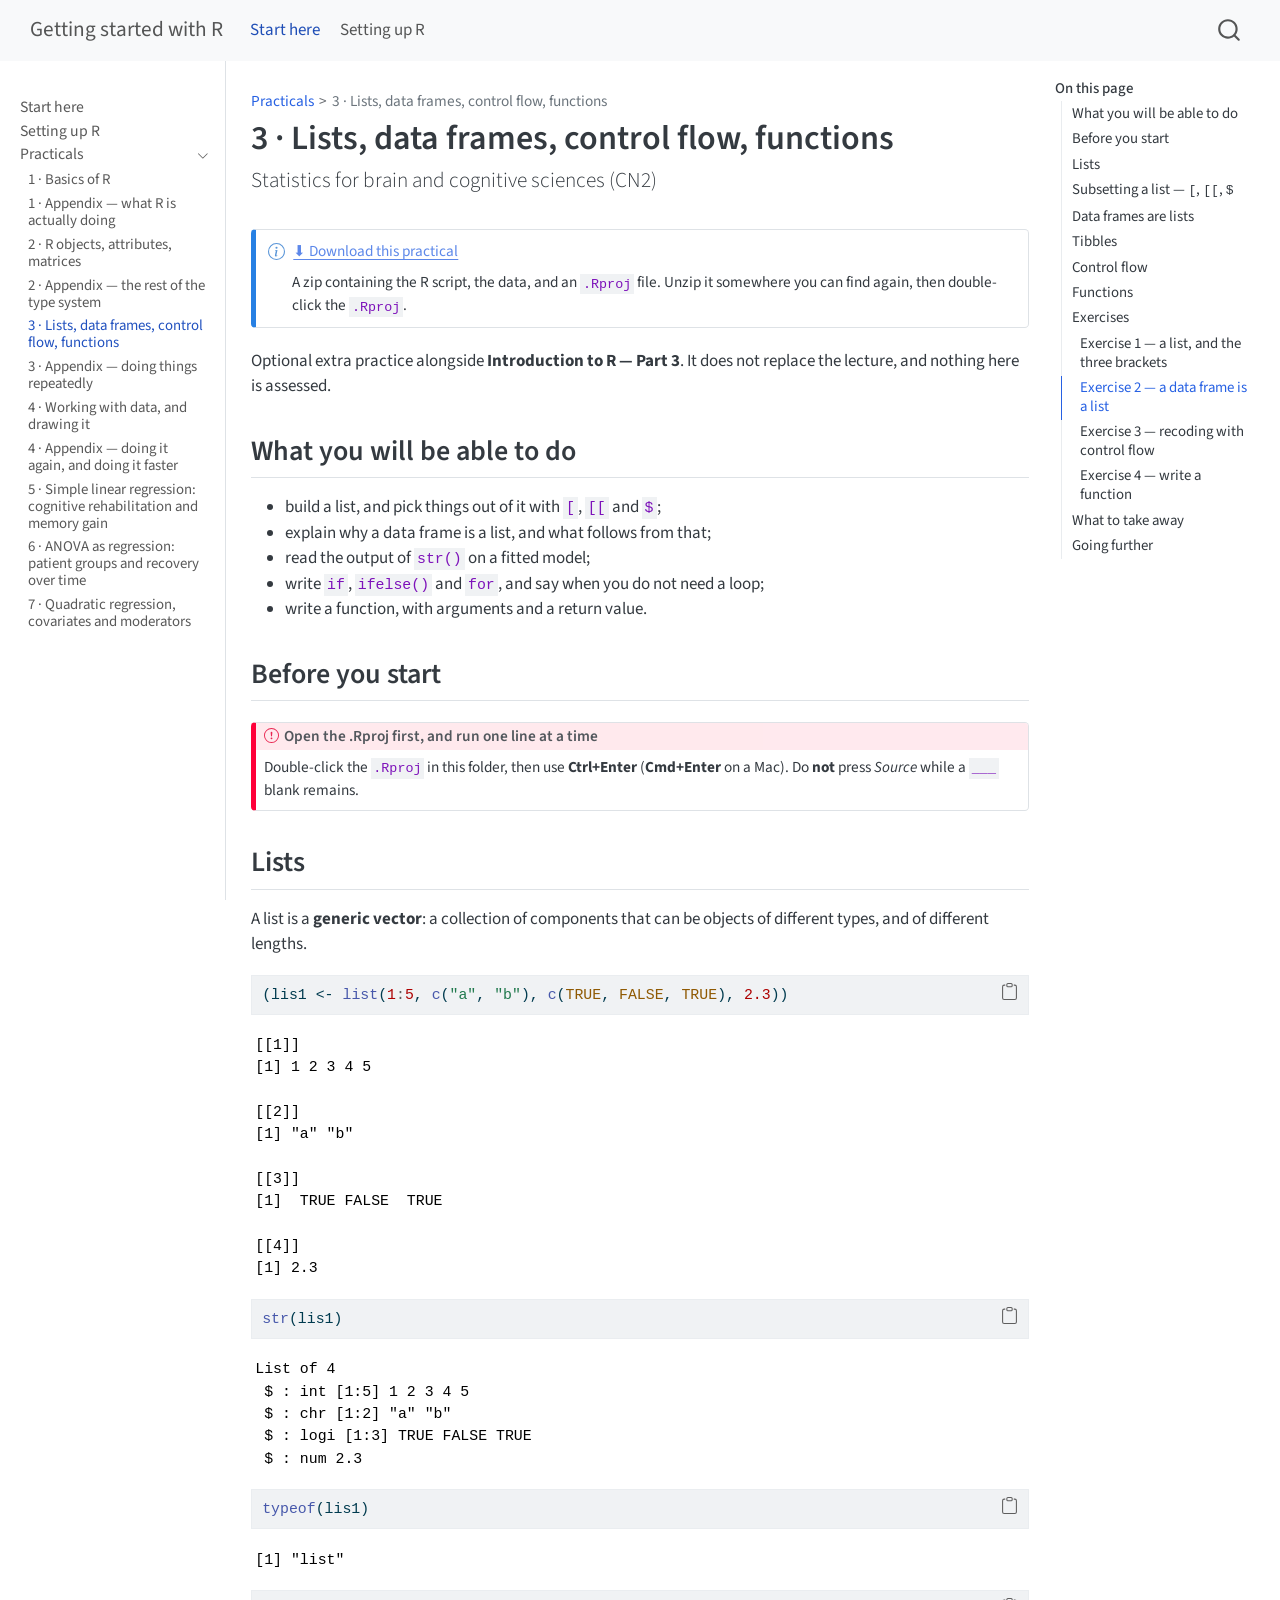
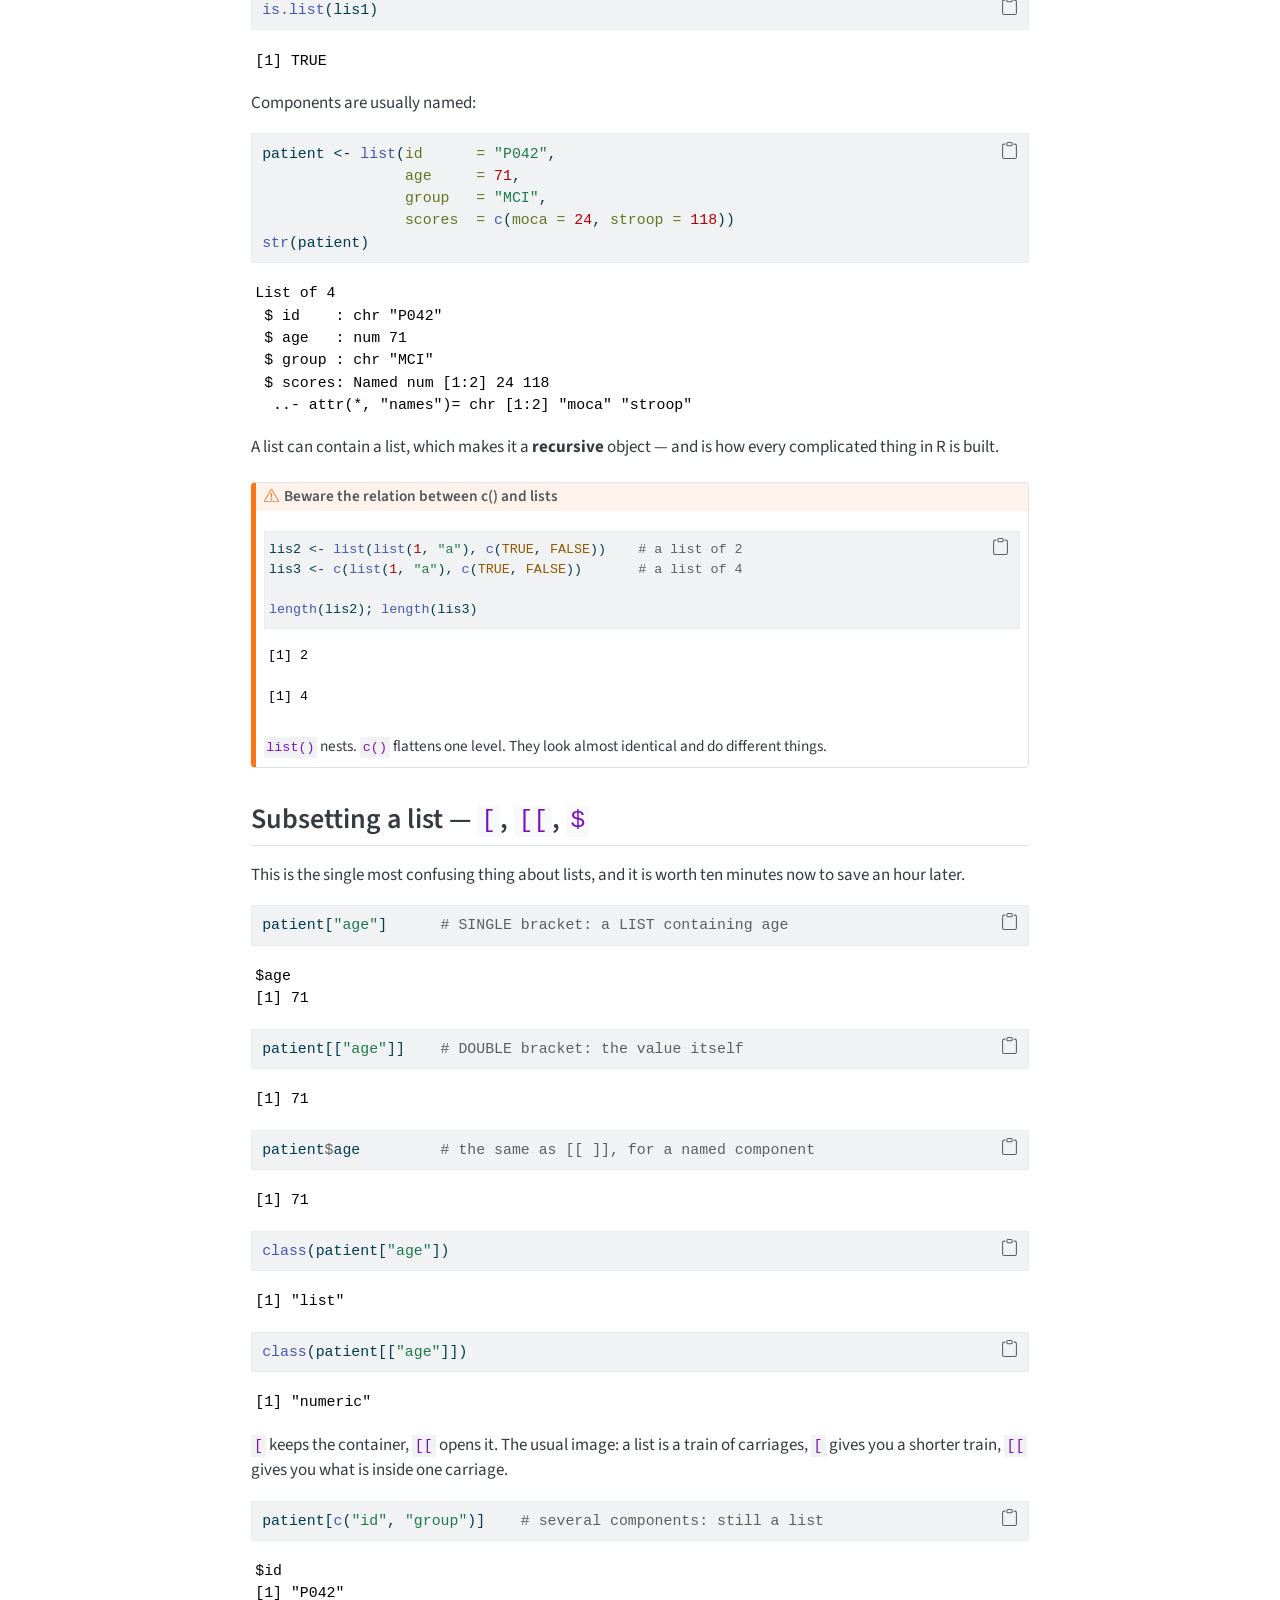
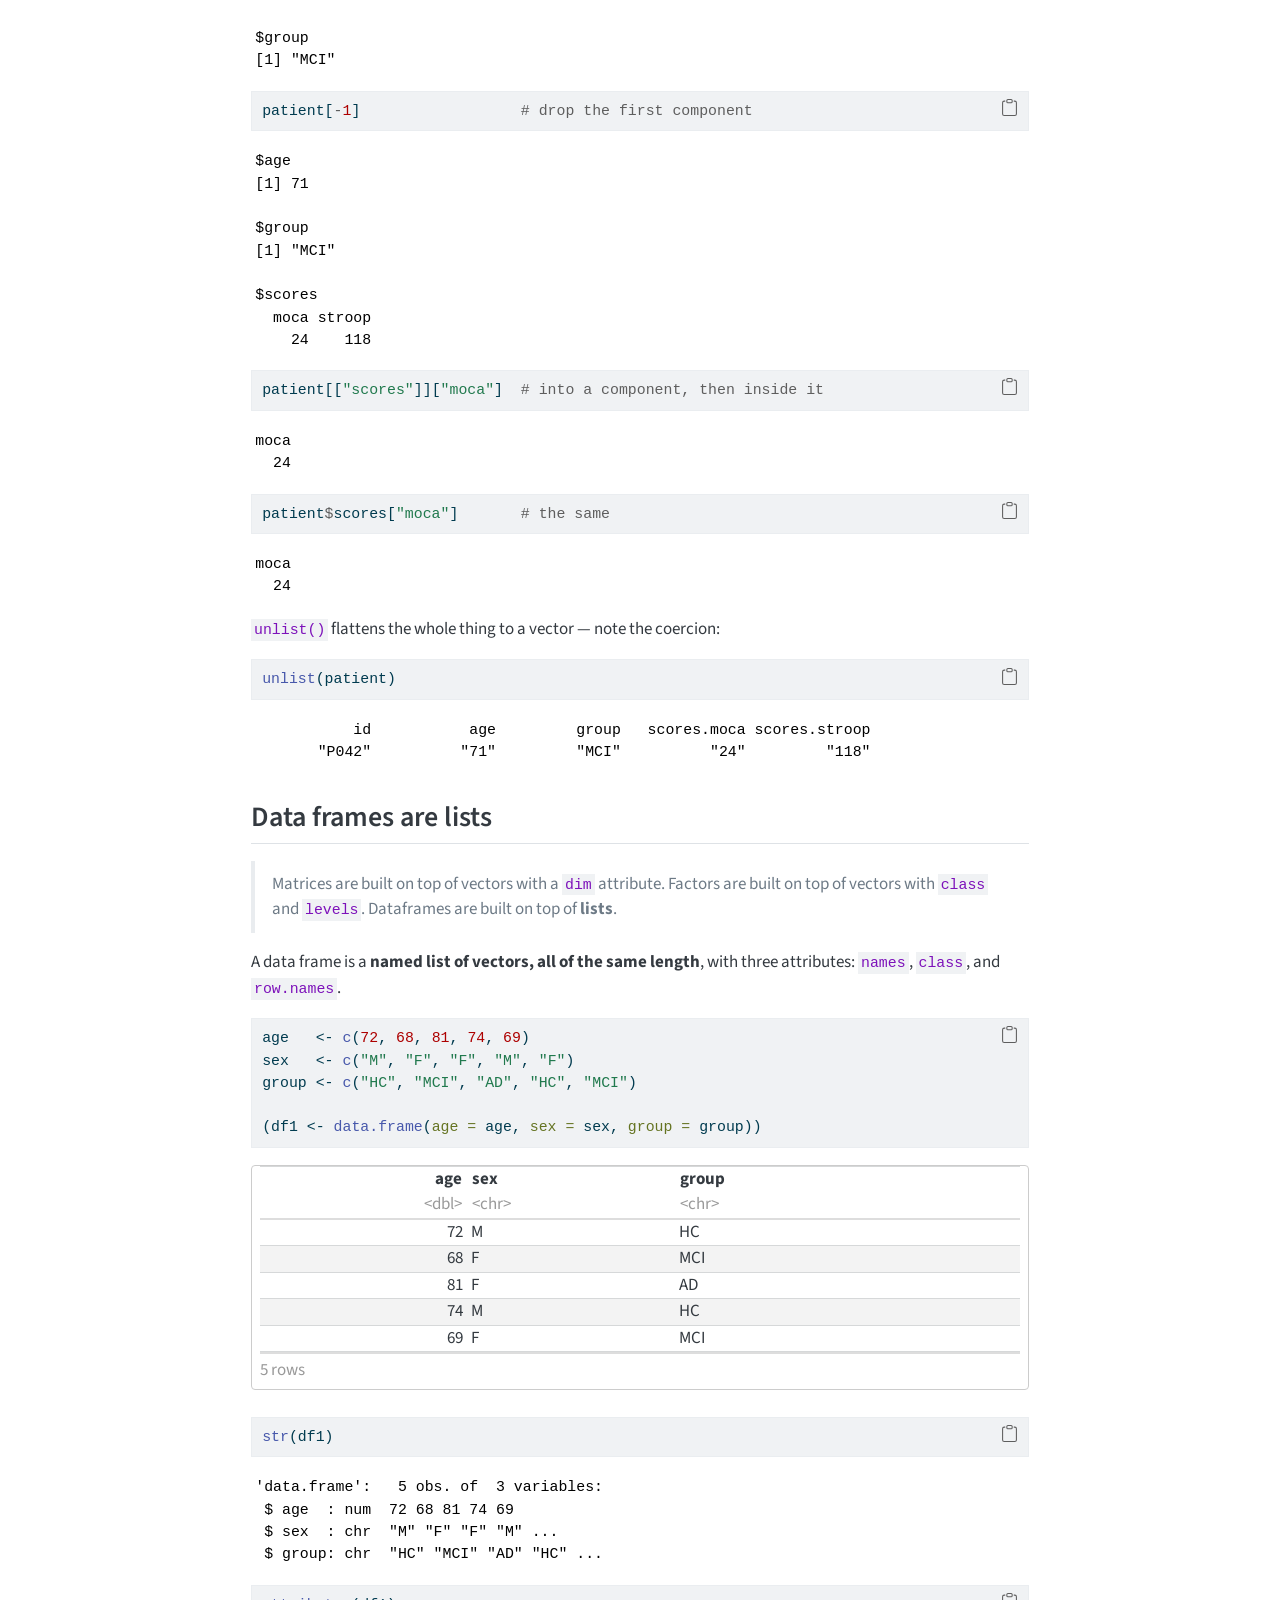
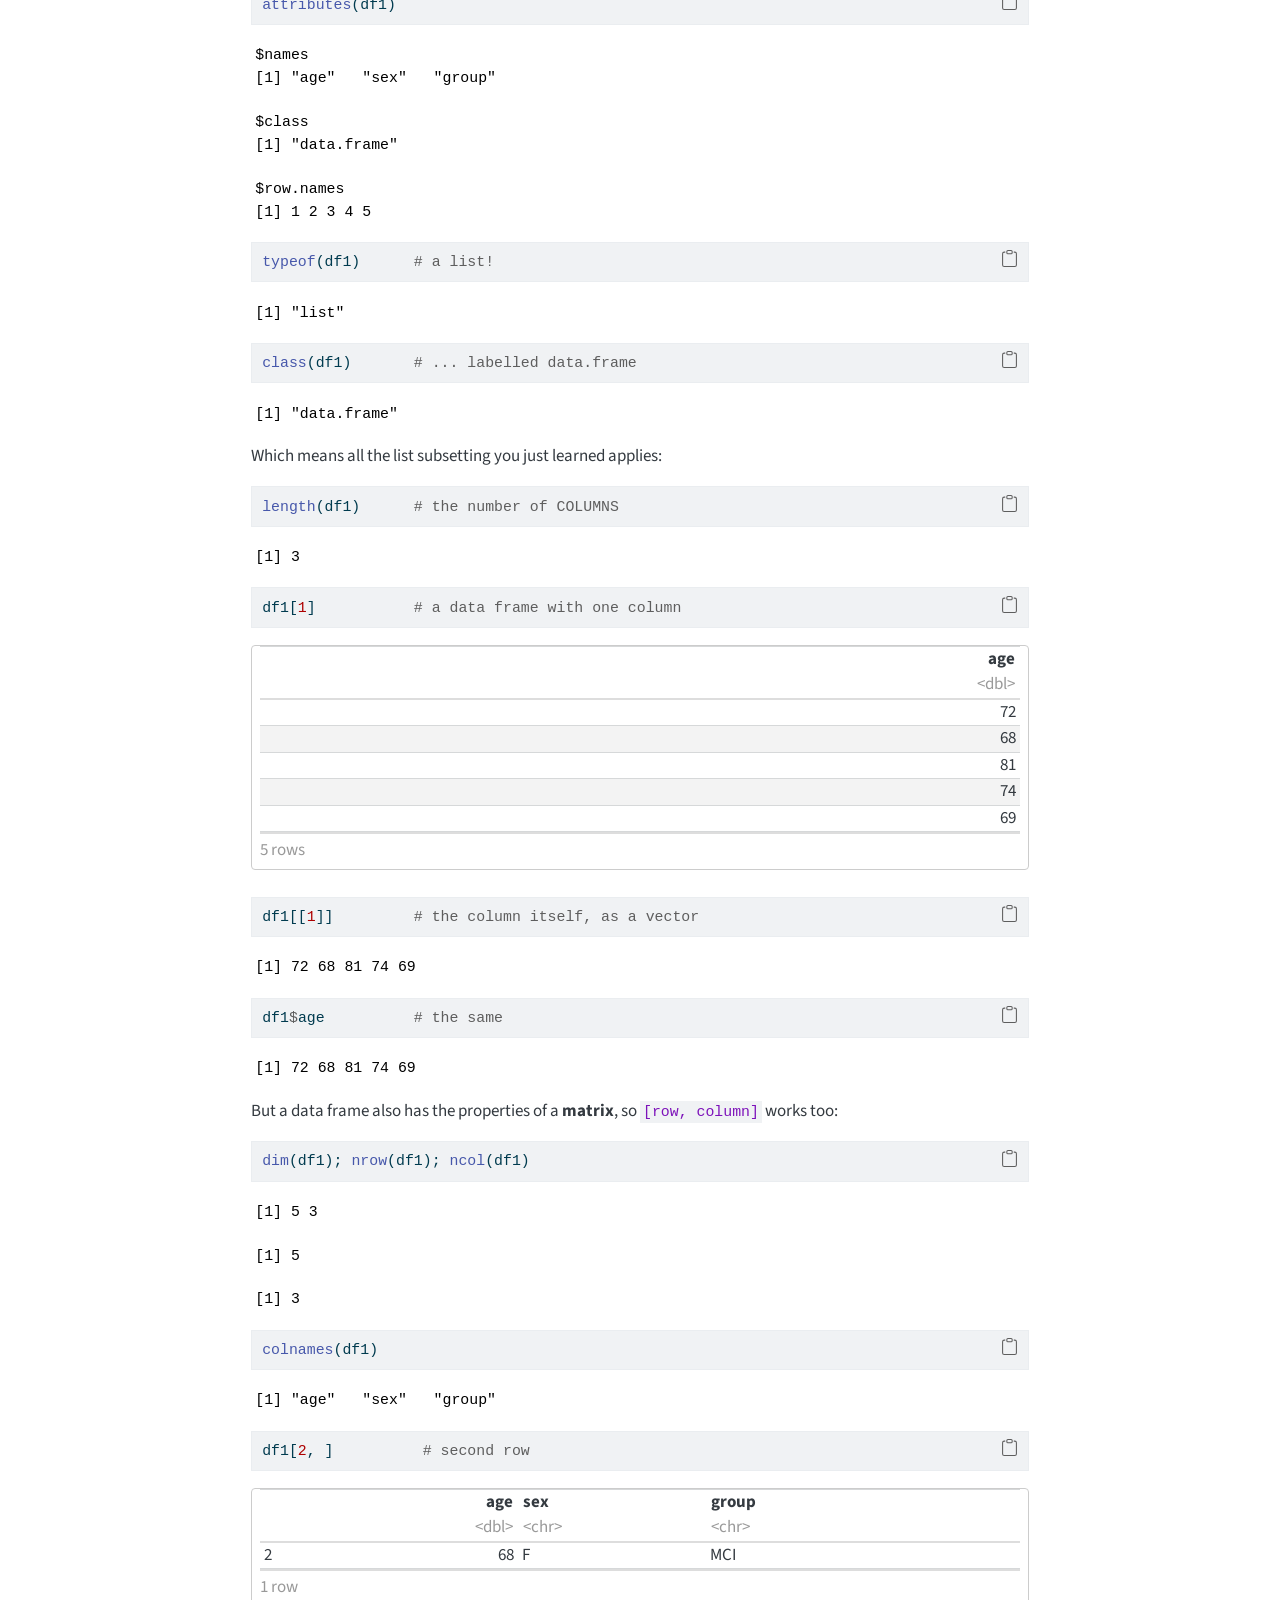
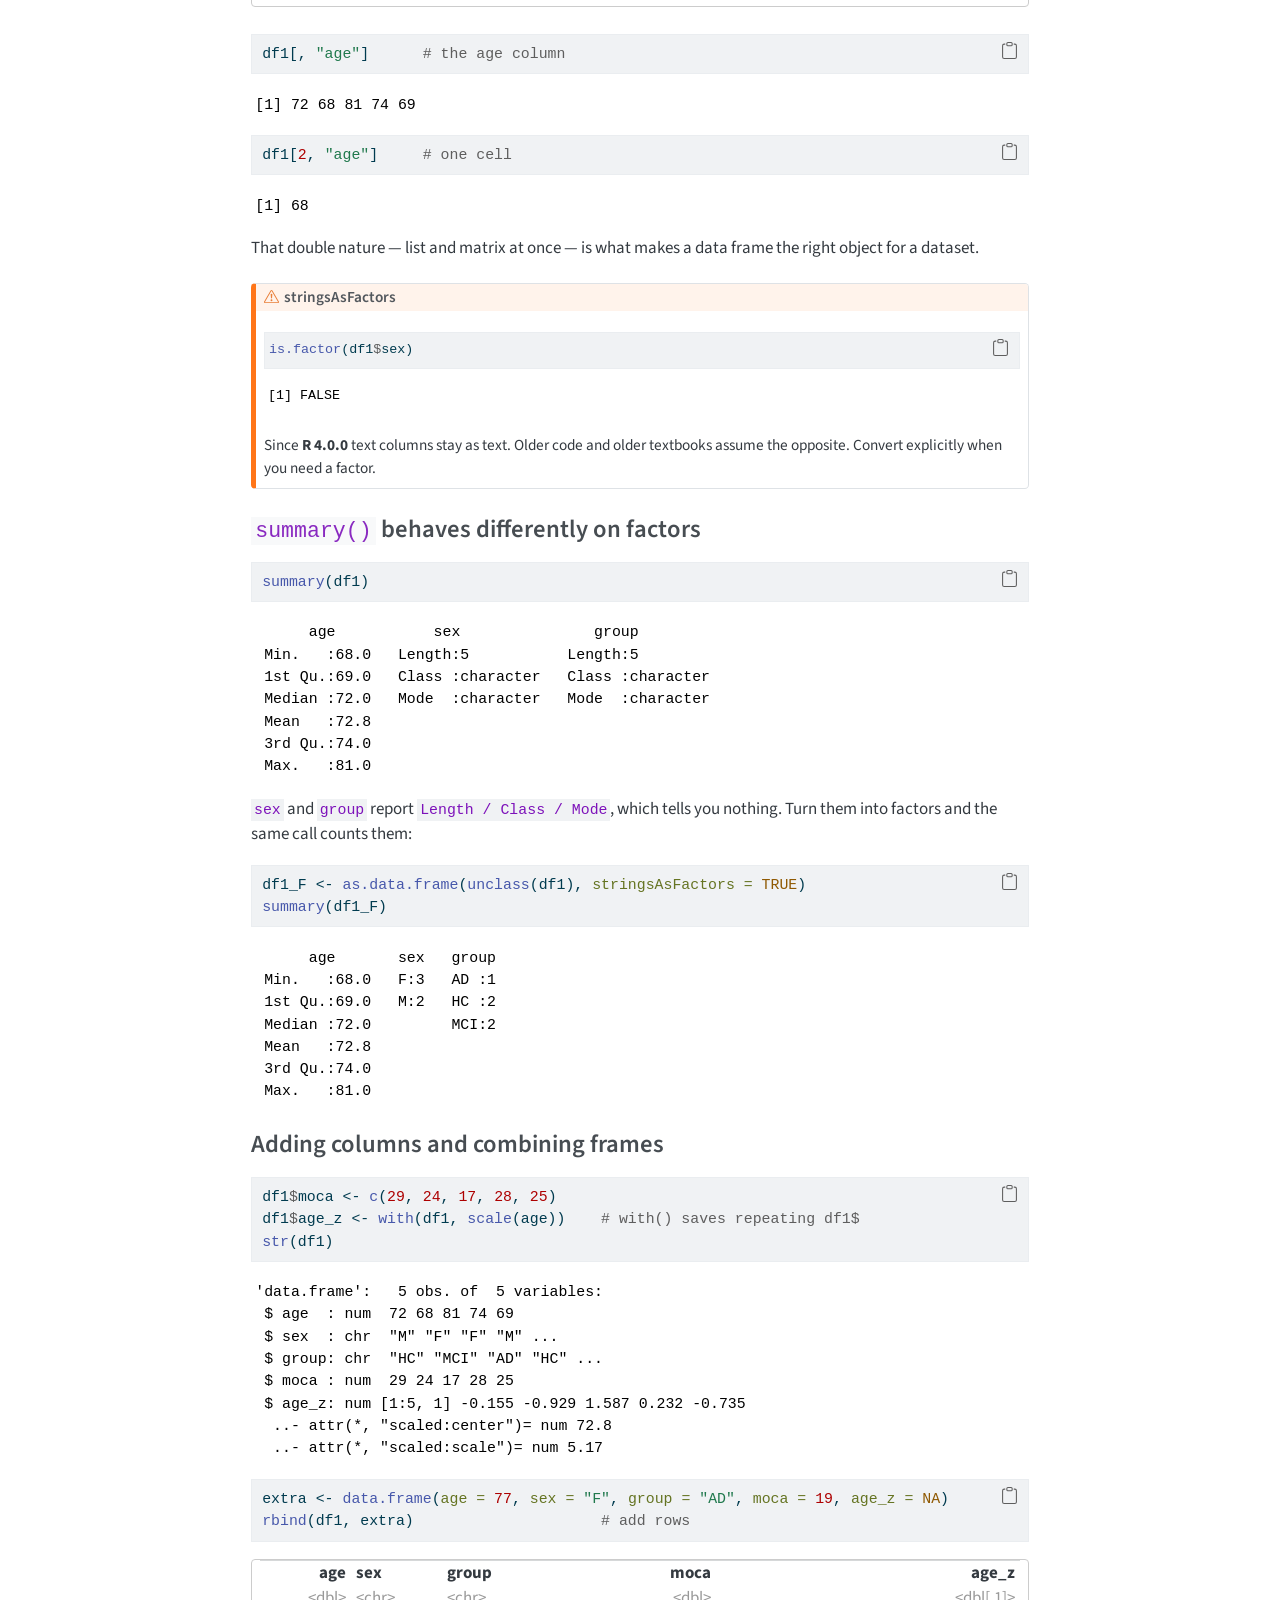
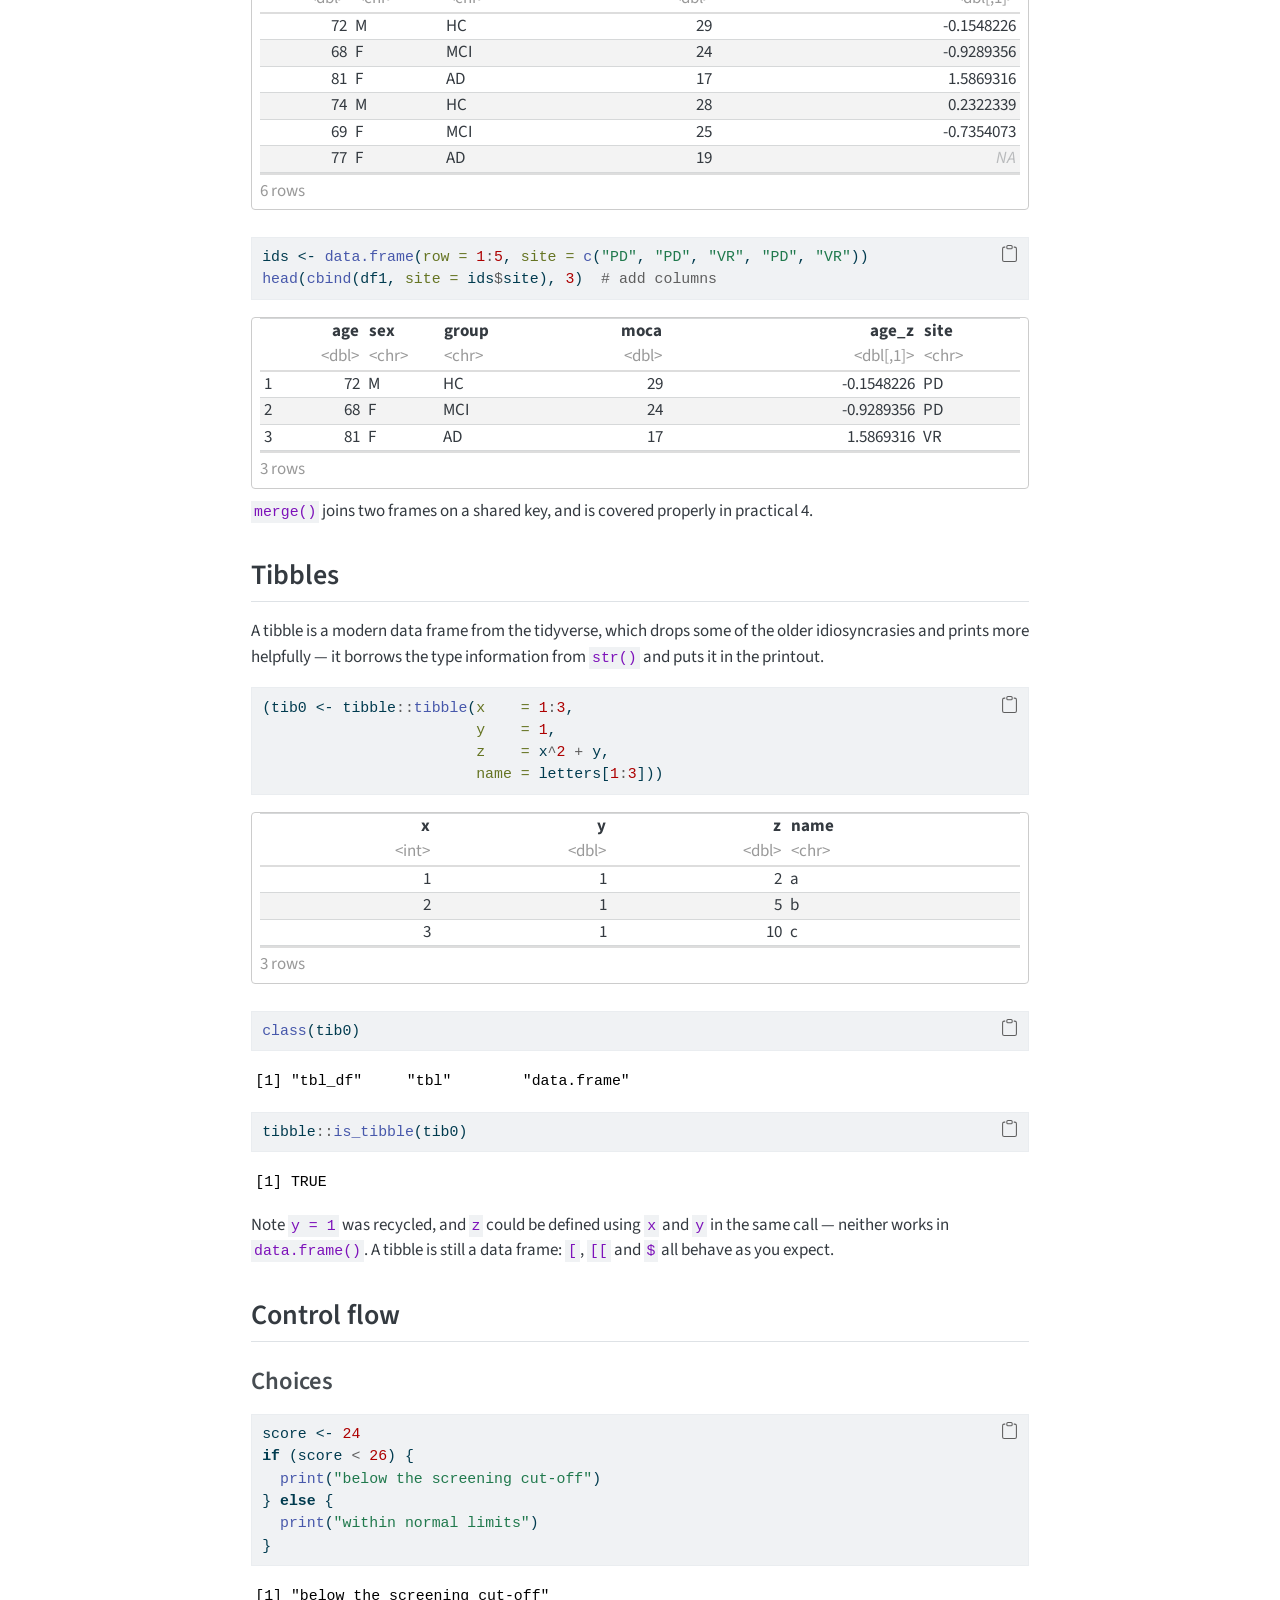
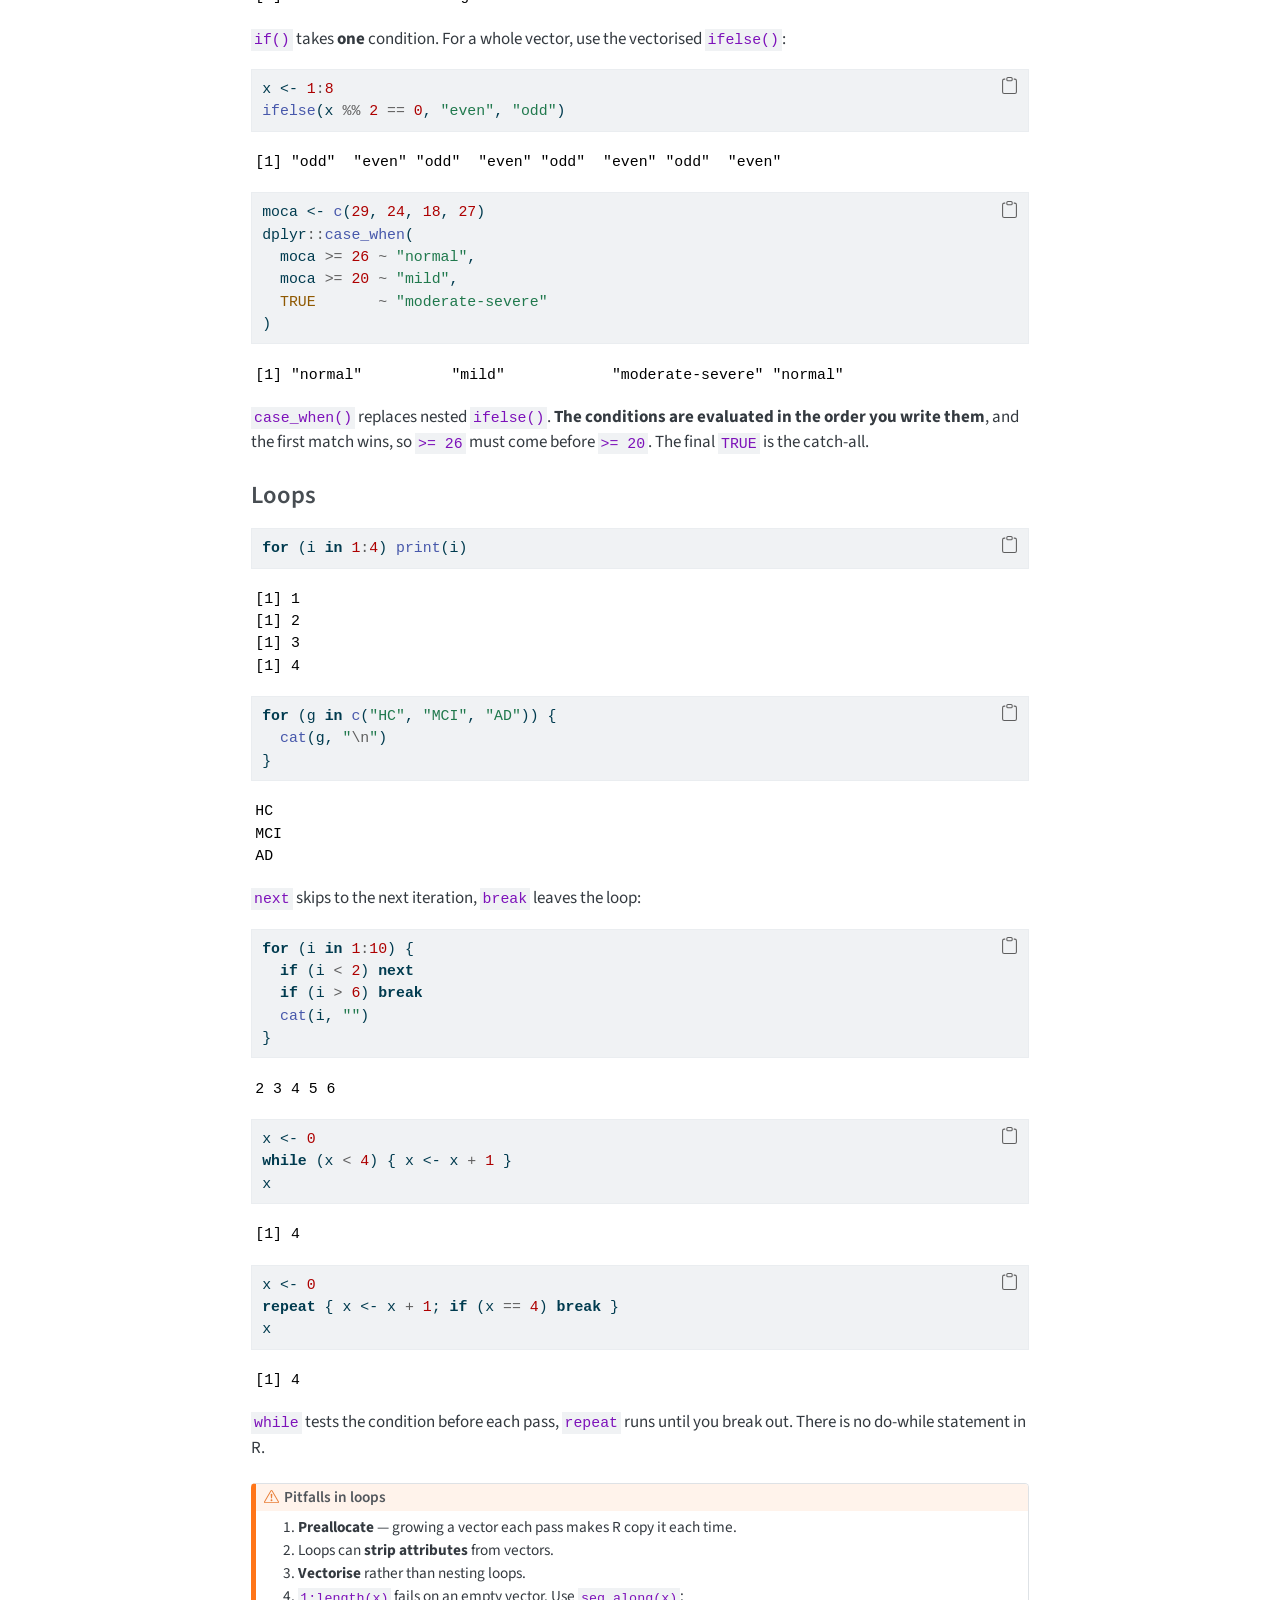
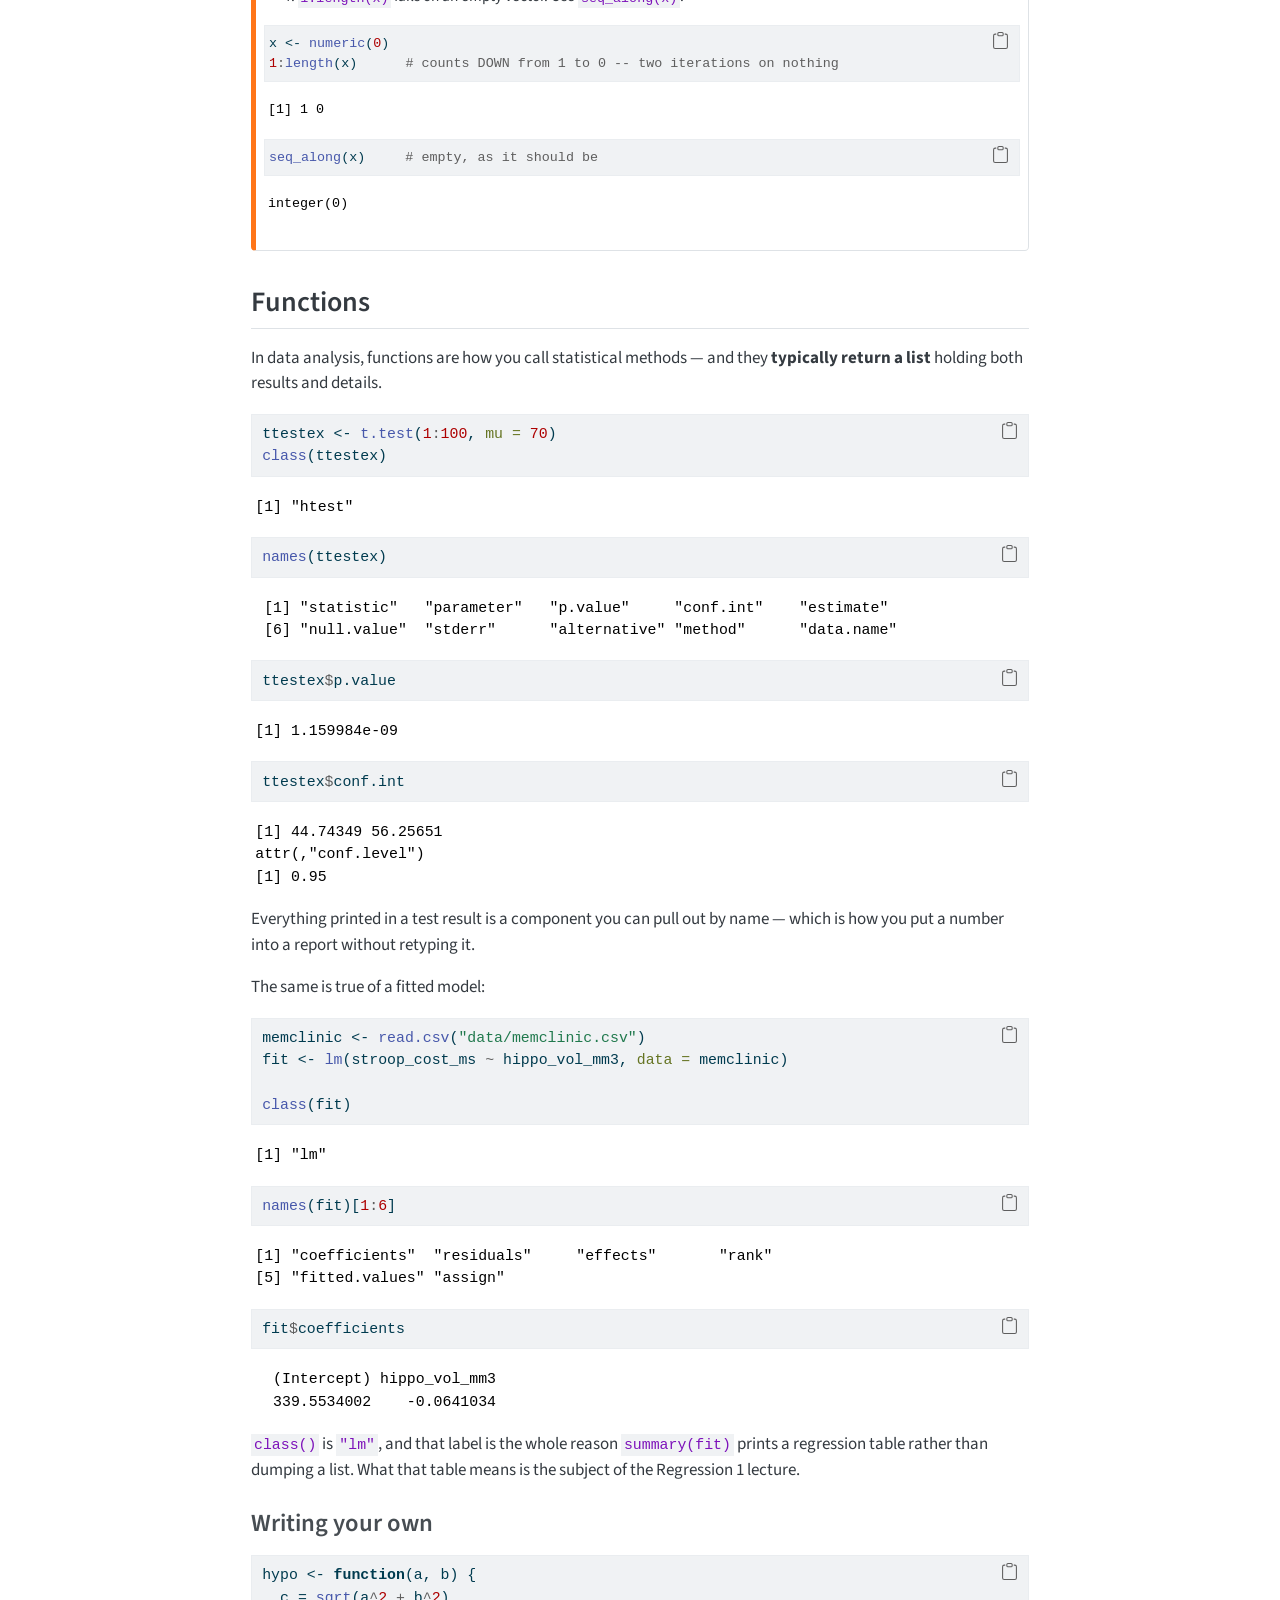
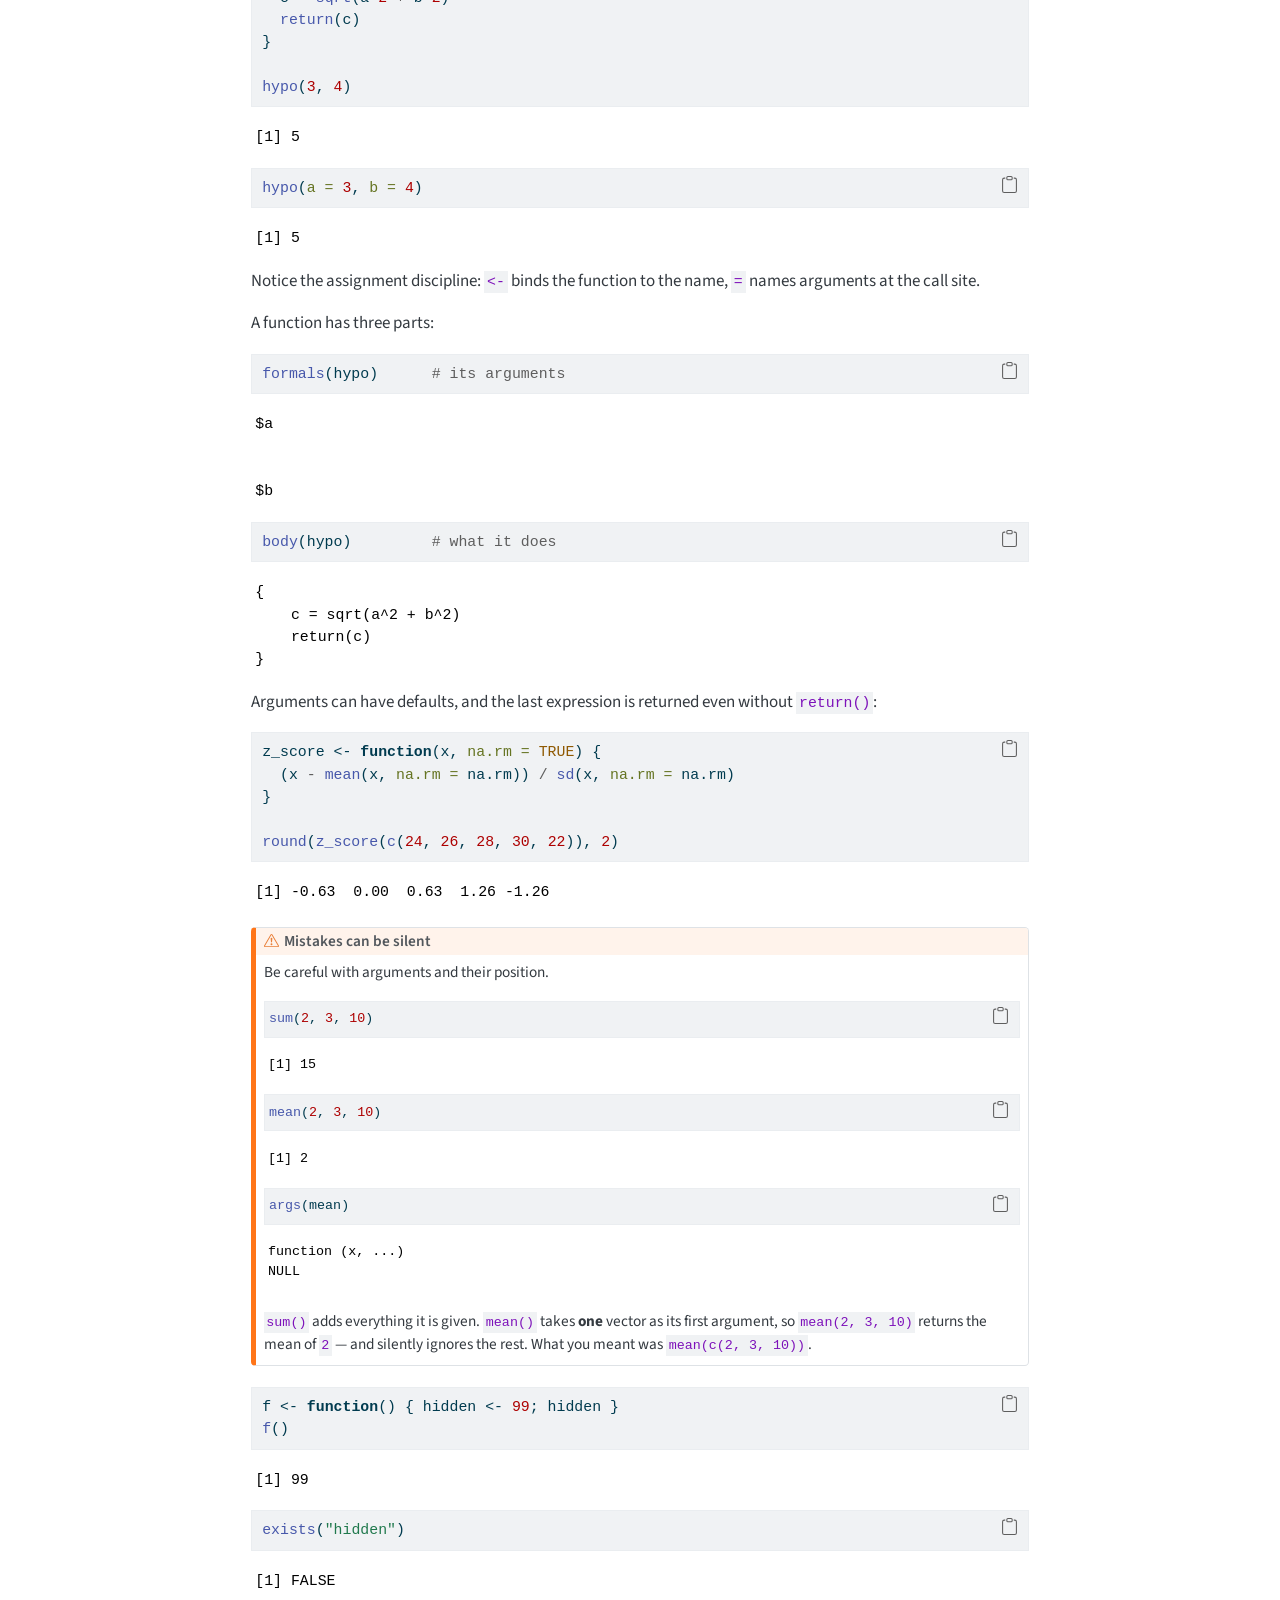
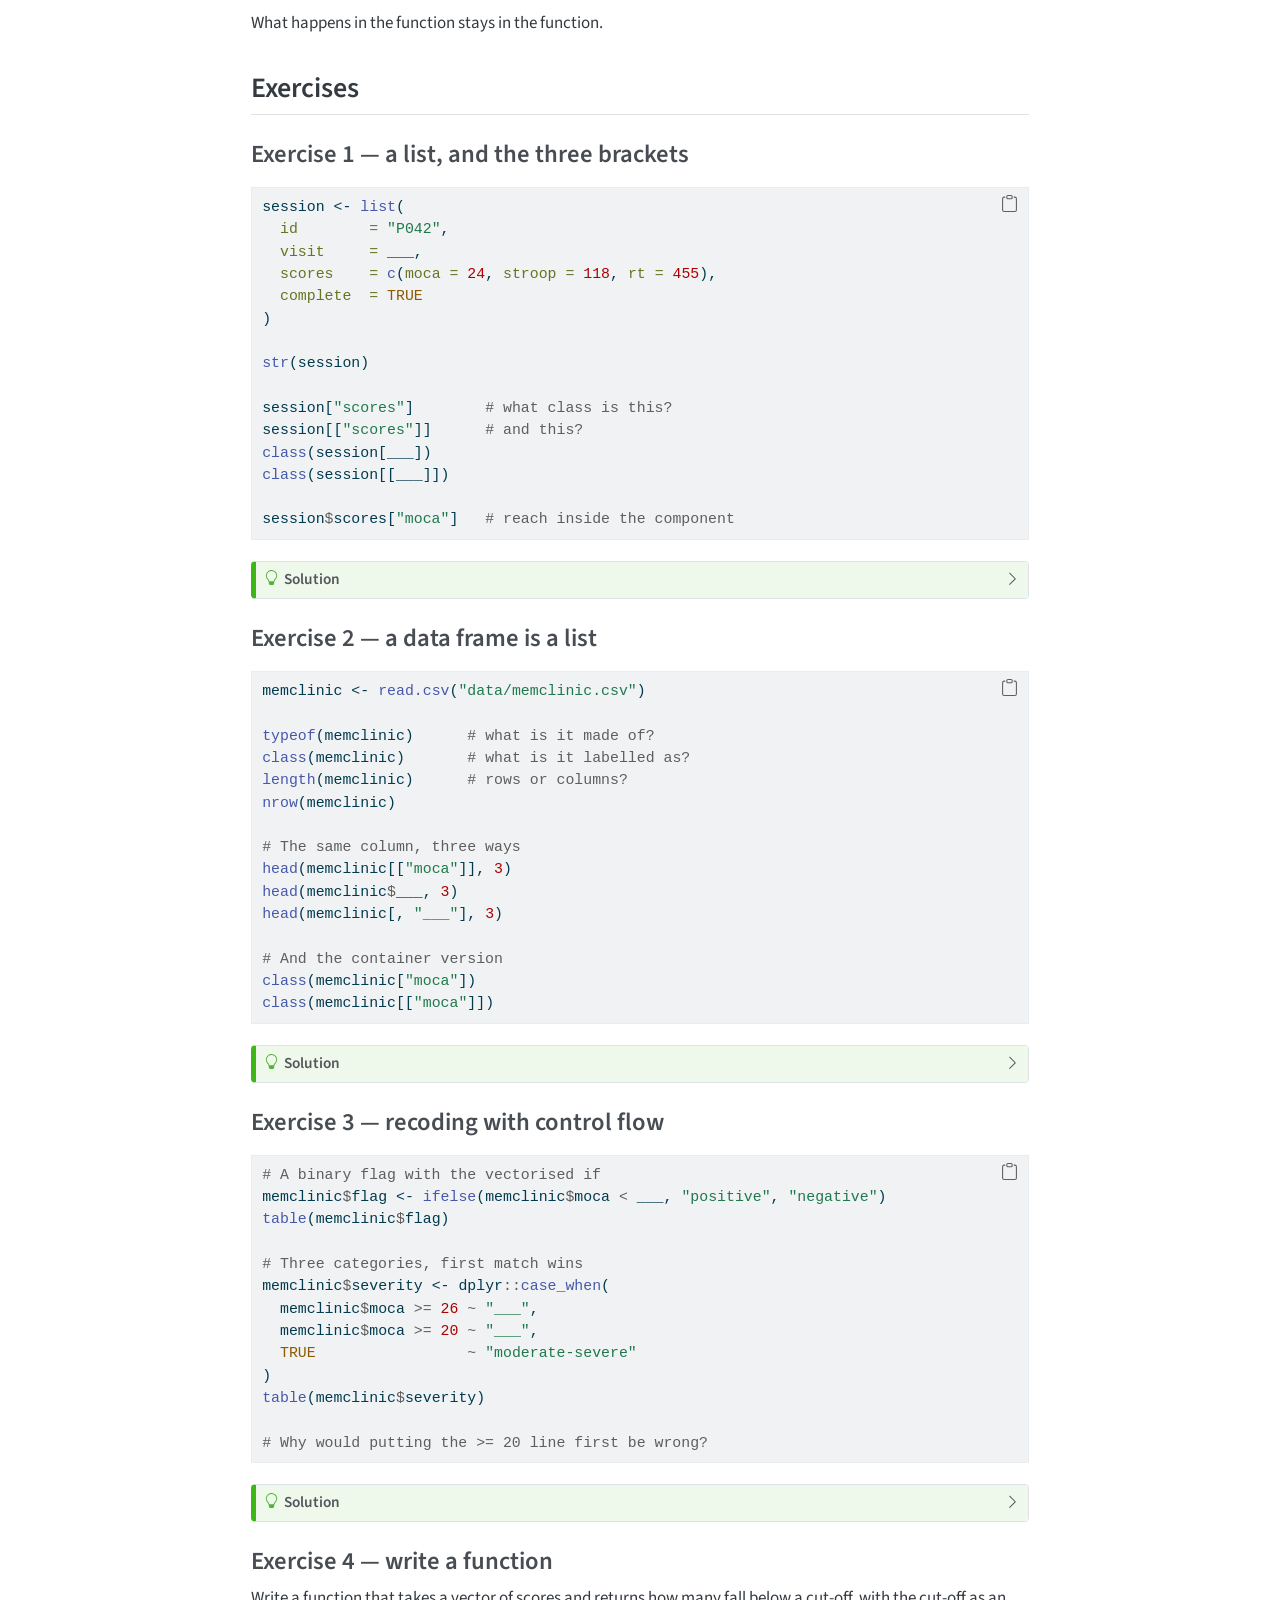
<file: sessions/03-lists-dataframes-functions/index.html>
<!DOCTYPE html>
<html xmlns="http://www.w3.org/1999/xhtml" lang="en" xml:lang="en"><head>

<meta charset="utf-8">
<meta name="generator" content="quarto-1.8.26">

<meta name="viewport" content="width=device-width, initial-scale=1.0, user-scalable=yes">


<title>3 · Lists, data frames, control flow, functions – Getting started with R</title>
<style>
code{white-space: pre-wrap;}
span.smallcaps{font-variant: small-caps;}
div.columns{display: flex; gap: min(4vw, 1.5em);}
div.column{flex: auto; overflow-x: auto;}
div.hanging-indent{margin-left: 1.5em; text-indent: -1.5em;}
ul.task-list{list-style: none;}
ul.task-list li input[type="checkbox"] {
  width: 0.8em;
  margin: 0 0.8em 0.2em -1em; /* quarto-specific, see https://github.com/quarto-dev/quarto-cli/issues/4556 */ 
  vertical-align: middle;
}
/* CSS for syntax highlighting */
html { -webkit-text-size-adjust: 100%; }
pre > code.sourceCode { white-space: pre; position: relative; }
pre > code.sourceCode > span { display: inline-block; line-height: 1.25; }
pre > code.sourceCode > span:empty { height: 1.2em; }
.sourceCode { overflow: visible; }
code.sourceCode > span { color: inherit; text-decoration: inherit; }
div.sourceCode { margin: 1em 0; }
pre.sourceCode { margin: 0; }
@media screen {
div.sourceCode { overflow: auto; }
}
@media print {
pre > code.sourceCode { white-space: pre-wrap; }
pre > code.sourceCode > span { text-indent: -5em; padding-left: 5em; }
}
pre.numberSource code
  { counter-reset: source-line 0; }
pre.numberSource code > span
  { position: relative; left: -4em; counter-increment: source-line; }
pre.numberSource code > span > a:first-child::before
  { content: counter(source-line);
    position: relative; left: -1em; text-align: right; vertical-align: baseline;
    border: none; display: inline-block;
    -webkit-touch-callout: none; -webkit-user-select: none;
    -khtml-user-select: none; -moz-user-select: none;
    -ms-user-select: none; user-select: none;
    padding: 0 4px; width: 4em;
  }
pre.numberSource { margin-left: 3em;  padding-left: 4px; }
div.sourceCode
  {   }
@media screen {
pre > code.sourceCode > span > a:first-child::before { text-decoration: underline; }
}
</style>


<script src="../../site_libs/quarto-nav/quarto-nav.js"></script>
<script src="../../site_libs/quarto-nav/headroom.min.js"></script>
<script src="../../site_libs/clipboard/clipboard.min.js"></script>
<script src="../../site_libs/quarto-search/autocomplete.umd.js"></script>
<script src="../../site_libs/quarto-search/fuse.min.js"></script>
<script src="../../site_libs/quarto-search/quarto-search.js"></script>
<meta name="quarto:offset" content="../../">
<link href="../../sessions/03-lists-dataframes-functions/appendix.html" rel="next">
<link href="../../sessions/02-r-objects/appendix.html" rel="prev">
<script src="../../site_libs/quarto-html/quarto.js" type="module"></script>
<script src="../../site_libs/quarto-html/tabsets/tabsets.js" type="module"></script>
<script src="../../site_libs/quarto-html/axe/axe-check.js" type="module"></script>
<script src="../../site_libs/quarto-html/popper.min.js"></script>
<script src="../../site_libs/quarto-html/tippy.umd.min.js"></script>
<script src="../../site_libs/quarto-html/anchor.min.js"></script>
<link href="../../site_libs/quarto-html/tippy.css" rel="stylesheet">
<link href="../../site_libs/quarto-html/quarto-syntax-highlighting-587c61ba64f3a5504c4d52d930310e48.css" rel="stylesheet" id="quarto-text-highlighting-styles">
<script src="../../site_libs/bootstrap/bootstrap.min.js"></script>
<link href="../../site_libs/bootstrap/bootstrap-icons.css" rel="stylesheet">
<link href="../../site_libs/bootstrap/bootstrap-b4acf84f37d6d68f6a15c6fe27913e81.min.css" rel="stylesheet" append-hash="true" id="quarto-bootstrap" data-mode="light">
<script id="quarto-search-options" type="application/json">{
  "location": "navbar",
  "copy-button": false,
  "collapse-after": 3,
  "panel-placement": "end",
  "type": "overlay",
  "limit": 50,
  "keyboard-shortcut": [
    "f",
    "/",
    "s"
  ],
  "show-item-context": false,
  "language": {
    "search-no-results-text": "No results",
    "search-matching-documents-text": "matching documents",
    "search-copy-link-title": "Copy link to search",
    "search-hide-matches-text": "Hide additional matches",
    "search-more-match-text": "more match in this document",
    "search-more-matches-text": "more matches in this document",
    "search-clear-button-title": "Clear",
    "search-text-placeholder": "",
    "search-detached-cancel-button-title": "Cancel",
    "search-submit-button-title": "Submit",
    "search-label": "Search"
  }
}</script>
<link href="../../site_libs/pagedtable-1.1/css/pagedtable.css" rel="stylesheet">
<script src="../../site_libs/pagedtable-1.1/js/pagedtable.js"></script>


<link rel="stylesheet" href="../../styles.css">
</head>

<body class="nav-sidebar docked nav-fixed quarto-light">

<div id="quarto-search-results"></div>
  <header id="quarto-header" class="headroom fixed-top">
    <nav class="navbar navbar-expand-lg " data-bs-theme="dark">
      <div class="navbar-container container-fluid">
      <div class="navbar-brand-container mx-auto">
    <a class="navbar-brand" href="../../index.html">
    <span class="navbar-title">Getting started with R</span>
    </a>
  </div>
            <div id="quarto-search" class="" title="Search"></div>
          <button class="navbar-toggler" type="button" data-bs-toggle="collapse" data-bs-target="#navbarCollapse" aria-controls="navbarCollapse" role="menu" aria-expanded="false" aria-label="Toggle navigation" onclick="if (window.quartoToggleHeadroom) { window.quartoToggleHeadroom(); }">
  <span class="navbar-toggler-icon"></span>
</button>
          <div class="collapse navbar-collapse" id="navbarCollapse">
            <ul class="navbar-nav navbar-nav-scroll me-auto">
  <li class="nav-item">
    <a class="nav-link active" href="../../index.html" aria-current="page"> 
<span class="menu-text">Start here</span></a>
  </li>  
  <li class="nav-item">
    <a class="nav-link" href="../../setup.html"> 
<span class="menu-text">Setting up R</span></a>
  </li>  
</ul>
          </div> <!-- /navcollapse -->
            <div class="quarto-navbar-tools">
</div>
      </div> <!-- /container-fluid -->
    </nav>
  <nav class="quarto-secondary-nav">
    <div class="container-fluid d-flex">
      <button type="button" class="quarto-btn-toggle btn" data-bs-toggle="collapse" role="button" data-bs-target=".quarto-sidebar-collapse-item" aria-controls="quarto-sidebar" aria-expanded="false" aria-label="Toggle sidebar navigation" onclick="if (window.quartoToggleHeadroom) { window.quartoToggleHeadroom(); }">
        <i class="bi bi-layout-text-sidebar-reverse"></i>
      </button>
        <nav class="quarto-page-breadcrumbs" aria-label="breadcrumb"><ol class="breadcrumb"><li class="breadcrumb-item"><a href="../../sessions/01-r-basics/index.html">Practicals</a></li><li class="breadcrumb-item"><a href="../../sessions/03-lists-dataframes-functions/index.html">3 · Lists, data frames, control flow, functions</a></li></ol></nav>
        <a class="flex-grow-1" role="navigation" data-bs-toggle="collapse" data-bs-target=".quarto-sidebar-collapse-item" aria-controls="quarto-sidebar" aria-expanded="false" aria-label="Toggle sidebar navigation" onclick="if (window.quartoToggleHeadroom) { window.quartoToggleHeadroom(); }">      
        </a>
    </div>
  </nav>
</header>
<!-- content -->
<div id="quarto-content" class="quarto-container page-columns page-rows-contents page-layout-article page-navbar">
<!-- sidebar -->
  <nav id="quarto-sidebar" class="sidebar collapse collapse-horizontal quarto-sidebar-collapse-item sidebar-navigation docked overflow-auto">
    <div class="sidebar-menu-container"> 
    <ul class="list-unstyled mt-1">
        <li class="sidebar-item">
  <div class="sidebar-item-container"> 
  <a href="../../index.html" class="sidebar-item-text sidebar-link">
 <span class="menu-text">Start here</span></a>
  </div>
</li>
        <li class="sidebar-item">
  <div class="sidebar-item-container"> 
  <a href="../../setup.html" class="sidebar-item-text sidebar-link">
 <span class="menu-text">Setting up R</span></a>
  </div>
</li>
        <li class="sidebar-item sidebar-item-section">
      <div class="sidebar-item-container"> 
            <a class="sidebar-item-text sidebar-link text-start" data-bs-toggle="collapse" data-bs-target="#quarto-sidebar-section-1" role="navigation" aria-expanded="true">
 <span class="menu-text">Practicals</span></a>
          <a class="sidebar-item-toggle text-start" data-bs-toggle="collapse" data-bs-target="#quarto-sidebar-section-1" role="navigation" aria-expanded="true" aria-label="Toggle section">
            <i class="bi bi-chevron-right ms-2"></i>
          </a> 
      </div>
      <ul id="quarto-sidebar-section-1" class="collapse list-unstyled sidebar-section depth1 show">  
          <li class="sidebar-item">
  <div class="sidebar-item-container"> 
  <a href="../../sessions/01-r-basics/index.html" class="sidebar-item-text sidebar-link">
 <span class="menu-text">1 · Basics of R</span></a>
  </div>
</li>
          <li class="sidebar-item">
  <div class="sidebar-item-container"> 
  <a href="../../sessions/01-r-basics/appendix.html" class="sidebar-item-text sidebar-link">
 <span class="menu-text">1 · Appendix — what R is actually doing</span></a>
  </div>
</li>
          <li class="sidebar-item">
  <div class="sidebar-item-container"> 
  <a href="../../sessions/02-r-objects/index.html" class="sidebar-item-text sidebar-link">
 <span class="menu-text">2 · R objects, attributes, matrices</span></a>
  </div>
</li>
          <li class="sidebar-item">
  <div class="sidebar-item-container"> 
  <a href="../../sessions/02-r-objects/appendix.html" class="sidebar-item-text sidebar-link">
 <span class="menu-text">2 · Appendix — the rest of the type system</span></a>
  </div>
</li>
          <li class="sidebar-item">
  <div class="sidebar-item-container"> 
  <a href="../../sessions/03-lists-dataframes-functions/index.html" class="sidebar-item-text sidebar-link active">
 <span class="menu-text">3 · Lists, data frames, control flow, functions</span></a>
  </div>
</li>
          <li class="sidebar-item">
  <div class="sidebar-item-container"> 
  <a href="../../sessions/03-lists-dataframes-functions/appendix.html" class="sidebar-item-text sidebar-link">
 <span class="menu-text">3 · Appendix — doing things repeatedly</span></a>
  </div>
</li>
          <li class="sidebar-item">
  <div class="sidebar-item-container"> 
  <a href="../../sessions/04-working-with-data/index.html" class="sidebar-item-text sidebar-link">
 <span class="menu-text">4 · Working with data, and drawing it</span></a>
  </div>
</li>
          <li class="sidebar-item">
  <div class="sidebar-item-container"> 
  <a href="../../sessions/04-working-with-data/appendix.html" class="sidebar-item-text sidebar-link">
 <span class="menu-text">4 · Appendix — doing it again, and doing it faster</span></a>
  </div>
</li>
          <li class="sidebar-item">
  <div class="sidebar-item-container"> 
  <a href="../../sessions/05-slr-clinical-neuropsychology/index.html" class="sidebar-item-text sidebar-link">
 <span class="menu-text">5 · Simple linear regression: cognitive rehabilitation and memory gain</span></a>
  </div>
</li>
          <li class="sidebar-item">
  <div class="sidebar-item-container"> 
  <a href="../../sessions/06-anova-clinical-neuropsychology/index.html" class="sidebar-item-text sidebar-link">
 <span class="menu-text">6 · ANOVA as regression: patient groups and recovery over time</span></a>
  </div>
</li>
          <li class="sidebar-item">
  <div class="sidebar-item-container"> 
  <a href="../../sessions/07-ancova-moderation-clinical-neuropsychology/index.html" class="sidebar-item-text sidebar-link">
 <span class="menu-text">7 · Quadratic regression, covariates and moderators</span></a>
  </div>
</li>
      </ul>
  </li>
    </ul>
    </div>
</nav>
<div id="quarto-sidebar-glass" class="quarto-sidebar-collapse-item" data-bs-toggle="collapse" data-bs-target=".quarto-sidebar-collapse-item"></div>
<!-- margin-sidebar -->
    <div id="quarto-margin-sidebar" class="sidebar margin-sidebar">
        <nav id="TOC" role="doc-toc" class="toc-active">
    <h2 id="toc-title">On this page</h2>
   
  <ul>
  <li><a href="#what-you-will-be-able-to-do" id="toc-what-you-will-be-able-to-do" class="nav-link active" data-scroll-target="#what-you-will-be-able-to-do">What you will be able to do</a></li>
  <li><a href="#before-you-start" id="toc-before-you-start" class="nav-link" data-scroll-target="#before-you-start">Before you start</a></li>
  <li><a href="#lists" id="toc-lists" class="nav-link" data-scroll-target="#lists">Lists</a></li>
  <li><a href="#subsetting-a-list" id="toc-subsetting-a-list" class="nav-link" data-scroll-target="#subsetting-a-list">Subsetting a list — <code>[</code>, <code>[[</code>, <code>$</code></a></li>
  <li><a href="#data-frames-are-lists" id="toc-data-frames-are-lists" class="nav-link" data-scroll-target="#data-frames-are-lists">Data frames are lists</a>
  <ul class="collapse">
  <li><a href="#summary-behaves-differently-on-factors" id="toc-summary-behaves-differently-on-factors" class="nav-link" data-scroll-target="#summary-behaves-differently-on-factors"><code>summary()</code> behaves differently on factors</a></li>
  <li><a href="#adding-columns-and-combining-frames" id="toc-adding-columns-and-combining-frames" class="nav-link" data-scroll-target="#adding-columns-and-combining-frames">Adding columns and combining frames</a></li>
  </ul></li>
  <li><a href="#tibbles" id="toc-tibbles" class="nav-link" data-scroll-target="#tibbles">Tibbles</a></li>
  <li><a href="#control-flow" id="toc-control-flow" class="nav-link" data-scroll-target="#control-flow">Control flow</a>
  <ul class="collapse">
  <li><a href="#choices" id="toc-choices" class="nav-link" data-scroll-target="#choices">Choices</a></li>
  <li><a href="#loops" id="toc-loops" class="nav-link" data-scroll-target="#loops">Loops</a></li>
  </ul></li>
  <li><a href="#functions" id="toc-functions" class="nav-link" data-scroll-target="#functions">Functions</a>
  <ul class="collapse">
  <li><a href="#writing-your-own" id="toc-writing-your-own" class="nav-link" data-scroll-target="#writing-your-own">Writing your own</a></li>
  </ul></li>
  <li><a href="#exercises" id="toc-exercises" class="nav-link" data-scroll-target="#exercises">Exercises</a>
  <ul class="collapse">
  <li><a href="#exercise-1-a-list-and-the-three-brackets" id="toc-exercise-1-a-list-and-the-three-brackets" class="nav-link" data-scroll-target="#exercise-1-a-list-and-the-three-brackets">Exercise 1 — a list, and the three brackets</a></li>
  <li><a href="#exercise-2-a-data-frame-is-a-list" id="toc-exercise-2-a-data-frame-is-a-list" class="nav-link" data-scroll-target="#exercise-2-a-data-frame-is-a-list">Exercise 2 — a data frame is a list</a></li>
  <li><a href="#exercise-3-recoding-with-control-flow" id="toc-exercise-3-recoding-with-control-flow" class="nav-link" data-scroll-target="#exercise-3-recoding-with-control-flow">Exercise 3 — recoding with control flow</a></li>
  <li><a href="#exercise-4-write-a-function" id="toc-exercise-4-write-a-function" class="nav-link" data-scroll-target="#exercise-4-write-a-function">Exercise 4 — write a function</a></li>
  </ul></li>
  <li><a href="#what-to-take-away" id="toc-what-to-take-away" class="nav-link" data-scroll-target="#what-to-take-away">What to take away</a></li>
  <li><a href="#going-further" id="toc-going-further" class="nav-link" data-scroll-target="#going-further">Going further</a></li>
  </ul>
</nav>
    </div>
<!-- main -->
<main class="content" id="quarto-document-content">

<header id="title-block-header" class="quarto-title-block default"><nav class="quarto-page-breadcrumbs quarto-title-breadcrumbs d-none d-lg-block" aria-label="breadcrumb"><ol class="breadcrumb"><li class="breadcrumb-item"><a href="../../sessions/01-r-basics/index.html">Practicals</a></li><li class="breadcrumb-item"><a href="../../sessions/03-lists-dataframes-functions/index.html">3 · Lists, data frames, control flow, functions</a></li></ol></nav>
<div class="quarto-title">
<h1 class="title">3 · Lists, data frames, control flow, functions</h1>
<p class="subtitle lead">Statistics for brain and cognitive sciences (CN2)</p>
</div>



<div class="quarto-title-meta">

    
  
    
  </div>
  


</header>


<div class="callout callout-style-simple callout-note callout-titled">
<div class="callout-header d-flex align-content-center">
<div class="callout-icon-container">
<i class="callout-icon"></i>
</div>
<div class="callout-title-container flex-fill">
<span class="screen-reader-only">Note</span><a href="../../handouts/03-lists-dataframes-functions.zip">⬇ Download this practical</a>
</div>
</div>
<div class="callout-body-container callout-body">
<p>A zip containing the R script, the data, and an <code>.Rproj</code> file. Unzip it somewhere you can find again, then double-click the <code>.Rproj</code>.</p>
</div>
</div>
<p>Optional extra practice alongside <strong>Introduction to R — Part 3</strong>. It does not replace the lecture, and nothing here is assessed.</p>
<section id="what-you-will-be-able-to-do" class="level2">
<h2 class="anchored" data-anchor-id="what-you-will-be-able-to-do">What you will be able to do</h2>
<ul>
<li>build a list, and pick things out of it with <code>[</code>, <code>[[</code> and <code>$</code>;</li>
<li>explain why a data frame is a list, and what follows from that;</li>
<li>read the output of <code>str()</code> on a fitted model;</li>
<li>write <code>if</code>, <code>ifelse()</code> and <code>for</code>, and say when you do not need a loop;</li>
<li>write a function, with arguments and a return value.</li>
</ul>
</section>
<section id="before-you-start" class="level2">
<h2 class="anchored" data-anchor-id="before-you-start">Before you start</h2>
<div class="callout callout-style-default callout-important callout-titled" title="Open the .Rproj first, and run one line at a time">
<div class="callout-header d-flex align-content-center">
<div class="callout-icon-container">
<i class="callout-icon"></i>
</div>
<div class="callout-title-container flex-fill">
<span class="screen-reader-only">Important</span>Open the .Rproj first, and run one line at a time
</div>
</div>
<div class="callout-body-container callout-body">
<p>Double-click the <code>.Rproj</code> in this folder, then use <strong>Ctrl+Enter</strong> (<strong>Cmd+Enter</strong> on a Mac). Do <strong>not</strong> press <em>Source</em> while a <code>___</code> blank remains.</p>
</div>
</div>
</section>
<section id="lists" class="level2">
<h2 class="anchored" data-anchor-id="lists">Lists</h2>
<p>A list is a <strong>generic vector</strong>: a collection of components that can be objects of different types, and of different lengths.</p>
<div class="cell">
<div class="code-copy-outer-scaffold"><div class="sourceCode cell-code" id="cb1"><pre class="sourceCode r code-with-copy"><code class="sourceCode r"><span id="cb1-1"><a href="#cb1-1" aria-hidden="true" tabindex="-1"></a>(lis1 <span class="ot">&lt;-</span> <span class="fu">list</span>(<span class="dv">1</span><span class="sc">:</span><span class="dv">5</span>, <span class="fu">c</span>(<span class="st">"a"</span>, <span class="st">"b"</span>), <span class="fu">c</span>(<span class="cn">TRUE</span>, <span class="cn">FALSE</span>, <span class="cn">TRUE</span>), <span class="fl">2.3</span>))</span></code></pre></div><button title="Copy to Clipboard" class="code-copy-button"><i class="bi"></i></button></div>
<div class="cell-output cell-output-stdout">
<pre><code>[[1]]
[1] 1 2 3 4 5

[[2]]
[1] "a" "b"

[[3]]
[1]  TRUE FALSE  TRUE

[[4]]
[1] 2.3</code></pre>
</div>
</div>
<div class="cell">
<div class="code-copy-outer-scaffold"><div class="sourceCode cell-code" id="cb3"><pre class="sourceCode r code-with-copy"><code class="sourceCode r"><span id="cb3-1"><a href="#cb3-1" aria-hidden="true" tabindex="-1"></a><span class="fu">str</span>(lis1)</span></code></pre></div><button title="Copy to Clipboard" class="code-copy-button"><i class="bi"></i></button></div>
<div class="cell-output cell-output-stdout">
<pre><code>List of 4
 $ : int [1:5] 1 2 3 4 5
 $ : chr [1:2] "a" "b"
 $ : logi [1:3] TRUE FALSE TRUE
 $ : num 2.3</code></pre>
</div>
<div class="code-copy-outer-scaffold"><div class="sourceCode cell-code" id="cb5"><pre class="sourceCode r code-with-copy"><code class="sourceCode r"><span id="cb5-1"><a href="#cb5-1" aria-hidden="true" tabindex="-1"></a><span class="fu">typeof</span>(lis1)</span></code></pre></div><button title="Copy to Clipboard" class="code-copy-button"><i class="bi"></i></button></div>
<div class="cell-output cell-output-stdout">
<pre><code>[1] "list"</code></pre>
</div>
<div class="code-copy-outer-scaffold"><div class="sourceCode cell-code" id="cb7"><pre class="sourceCode r code-with-copy"><code class="sourceCode r"><span id="cb7-1"><a href="#cb7-1" aria-hidden="true" tabindex="-1"></a><span class="fu">is.list</span>(lis1)</span></code></pre></div><button title="Copy to Clipboard" class="code-copy-button"><i class="bi"></i></button></div>
<div class="cell-output cell-output-stdout">
<pre><code>[1] TRUE</code></pre>
</div>
</div>
<p>Components are usually named:</p>
<div class="cell">
<div class="code-copy-outer-scaffold"><div class="sourceCode cell-code" id="cb9"><pre class="sourceCode r code-with-copy"><code class="sourceCode r"><span id="cb9-1"><a href="#cb9-1" aria-hidden="true" tabindex="-1"></a>patient <span class="ot">&lt;-</span> <span class="fu">list</span>(<span class="at">id      =</span> <span class="st">"P042"</span>,</span>
<span id="cb9-2"><a href="#cb9-2" aria-hidden="true" tabindex="-1"></a>                <span class="at">age     =</span> <span class="dv">71</span>,</span>
<span id="cb9-3"><a href="#cb9-3" aria-hidden="true" tabindex="-1"></a>                <span class="at">group   =</span> <span class="st">"MCI"</span>,</span>
<span id="cb9-4"><a href="#cb9-4" aria-hidden="true" tabindex="-1"></a>                <span class="at">scores  =</span> <span class="fu">c</span>(<span class="at">moca =</span> <span class="dv">24</span>, <span class="at">stroop =</span> <span class="dv">118</span>))</span>
<span id="cb9-5"><a href="#cb9-5" aria-hidden="true" tabindex="-1"></a><span class="fu">str</span>(patient)</span></code></pre></div><button title="Copy to Clipboard" class="code-copy-button"><i class="bi"></i></button></div>
<div class="cell-output cell-output-stdout">
<pre><code>List of 4
 $ id    : chr "P042"
 $ age   : num 71
 $ group : chr "MCI"
 $ scores: Named num [1:2] 24 118
  ..- attr(*, "names")= chr [1:2] "moca" "stroop"</code></pre>
</div>
</div>
<p>A list can contain a list, which makes it a <strong>recursive</strong> object — and is how every complicated thing in R is built.</p>
<div class="callout callout-style-default callout-warning callout-titled" title="Beware the relation between c() and lists">
<div class="callout-header d-flex align-content-center">
<div class="callout-icon-container">
<i class="callout-icon"></i>
</div>
<div class="callout-title-container flex-fill">
<span class="screen-reader-only">Warning</span>Beware the relation between c() and lists
</div>
</div>
<div class="callout-body-container callout-body">
<div class="cell">
<div class="code-copy-outer-scaffold"><div class="sourceCode cell-code" id="cb11"><pre class="sourceCode r code-with-copy"><code class="sourceCode r"><span id="cb11-1"><a href="#cb11-1" aria-hidden="true" tabindex="-1"></a>lis2 <span class="ot">&lt;-</span> <span class="fu">list</span>(<span class="fu">list</span>(<span class="dv">1</span>, <span class="st">"a"</span>), <span class="fu">c</span>(<span class="cn">TRUE</span>, <span class="cn">FALSE</span>))    <span class="co"># a list of 2</span></span>
<span id="cb11-2"><a href="#cb11-2" aria-hidden="true" tabindex="-1"></a>lis3 <span class="ot">&lt;-</span> <span class="fu">c</span>(<span class="fu">list</span>(<span class="dv">1</span>, <span class="st">"a"</span>), <span class="fu">c</span>(<span class="cn">TRUE</span>, <span class="cn">FALSE</span>))       <span class="co"># a list of 4</span></span>
<span id="cb11-3"><a href="#cb11-3" aria-hidden="true" tabindex="-1"></a></span>
<span id="cb11-4"><a href="#cb11-4" aria-hidden="true" tabindex="-1"></a><span class="fu">length</span>(lis2); <span class="fu">length</span>(lis3)</span></code></pre></div><button title="Copy to Clipboard" class="code-copy-button"><i class="bi"></i></button></div>
<div class="cell-output cell-output-stdout">
<pre><code>[1] 2</code></pre>
</div>
<div class="cell-output cell-output-stdout">
<pre><code>[1] 4</code></pre>
</div>
</div>
<p><code>list()</code> nests. <code>c()</code> flattens one level. They look almost identical and do different things.</p>
</div>
</div>
</section>
<section id="subsetting-a-list" class="level2">
<h2 class="anchored" data-anchor-id="subsetting-a-list">Subsetting a list — <code>[</code>, <code>[[</code>, <code>$</code></h2>
<p>This is the single most confusing thing about lists, and it is worth ten minutes now to save an hour later.</p>
<div class="cell">
<div class="code-copy-outer-scaffold"><div class="sourceCode cell-code" id="cb14"><pre class="sourceCode r code-with-copy"><code class="sourceCode r"><span id="cb14-1"><a href="#cb14-1" aria-hidden="true" tabindex="-1"></a>patient[<span class="st">"age"</span>]      <span class="co"># SINGLE bracket: a LIST containing age</span></span></code></pre></div><button title="Copy to Clipboard" class="code-copy-button"><i class="bi"></i></button></div>
<div class="cell-output cell-output-stdout">
<pre><code>$age
[1] 71</code></pre>
</div>
<div class="code-copy-outer-scaffold"><div class="sourceCode cell-code" id="cb16"><pre class="sourceCode r code-with-copy"><code class="sourceCode r"><span id="cb16-1"><a href="#cb16-1" aria-hidden="true" tabindex="-1"></a>patient[[<span class="st">"age"</span>]]    <span class="co"># DOUBLE bracket: the value itself</span></span></code></pre></div><button title="Copy to Clipboard" class="code-copy-button"><i class="bi"></i></button></div>
<div class="cell-output cell-output-stdout">
<pre><code>[1] 71</code></pre>
</div>
<div class="code-copy-outer-scaffold"><div class="sourceCode cell-code" id="cb18"><pre class="sourceCode r code-with-copy"><code class="sourceCode r"><span id="cb18-1"><a href="#cb18-1" aria-hidden="true" tabindex="-1"></a>patient<span class="sc">$</span>age         <span class="co"># the same as [[ ]], for a named component</span></span></code></pre></div><button title="Copy to Clipboard" class="code-copy-button"><i class="bi"></i></button></div>
<div class="cell-output cell-output-stdout">
<pre><code>[1] 71</code></pre>
</div>
</div>
<div class="cell">
<div class="code-copy-outer-scaffold"><div class="sourceCode cell-code" id="cb20"><pre class="sourceCode r code-with-copy"><code class="sourceCode r"><span id="cb20-1"><a href="#cb20-1" aria-hidden="true" tabindex="-1"></a><span class="fu">class</span>(patient[<span class="st">"age"</span>])</span></code></pre></div><button title="Copy to Clipboard" class="code-copy-button"><i class="bi"></i></button></div>
<div class="cell-output cell-output-stdout">
<pre><code>[1] "list"</code></pre>
</div>
<div class="code-copy-outer-scaffold"><div class="sourceCode cell-code" id="cb22"><pre class="sourceCode r code-with-copy"><code class="sourceCode r"><span id="cb22-1"><a href="#cb22-1" aria-hidden="true" tabindex="-1"></a><span class="fu">class</span>(patient[[<span class="st">"age"</span>]])</span></code></pre></div><button title="Copy to Clipboard" class="code-copy-button"><i class="bi"></i></button></div>
<div class="cell-output cell-output-stdout">
<pre><code>[1] "numeric"</code></pre>
</div>
</div>
<p><code>[</code> keeps the container, <code>[[</code> opens it. The usual image: a list is a train of carriages, <code>[</code> gives you a shorter train, <code>[[</code> gives you what is inside one carriage.</p>
<div class="cell">
<div class="code-copy-outer-scaffold"><div class="sourceCode cell-code" id="cb24"><pre class="sourceCode r code-with-copy"><code class="sourceCode r"><span id="cb24-1"><a href="#cb24-1" aria-hidden="true" tabindex="-1"></a>patient[<span class="fu">c</span>(<span class="st">"id"</span>, <span class="st">"group"</span>)]    <span class="co"># several components: still a list</span></span></code></pre></div><button title="Copy to Clipboard" class="code-copy-button"><i class="bi"></i></button></div>
<div class="cell-output cell-output-stdout">
<pre><code>$id
[1] "P042"

$group
[1] "MCI"</code></pre>
</div>
<div class="code-copy-outer-scaffold"><div class="sourceCode cell-code" id="cb26"><pre class="sourceCode r code-with-copy"><code class="sourceCode r"><span id="cb26-1"><a href="#cb26-1" aria-hidden="true" tabindex="-1"></a>patient[<span class="sc">-</span><span class="dv">1</span>]                  <span class="co"># drop the first component</span></span></code></pre></div><button title="Copy to Clipboard" class="code-copy-button"><i class="bi"></i></button></div>
<div class="cell-output cell-output-stdout">
<pre><code>$age
[1] 71

$group
[1] "MCI"

$scores
  moca stroop 
    24    118 </code></pre>
</div>
<div class="code-copy-outer-scaffold"><div class="sourceCode cell-code" id="cb28"><pre class="sourceCode r code-with-copy"><code class="sourceCode r"><span id="cb28-1"><a href="#cb28-1" aria-hidden="true" tabindex="-1"></a>patient[[<span class="st">"scores"</span>]][<span class="st">"moca"</span>]  <span class="co"># into a component, then inside it</span></span></code></pre></div><button title="Copy to Clipboard" class="code-copy-button"><i class="bi"></i></button></div>
<div class="cell-output cell-output-stdout">
<pre><code>moca 
  24 </code></pre>
</div>
<div class="code-copy-outer-scaffold"><div class="sourceCode cell-code" id="cb30"><pre class="sourceCode r code-with-copy"><code class="sourceCode r"><span id="cb30-1"><a href="#cb30-1" aria-hidden="true" tabindex="-1"></a>patient<span class="sc">$</span>scores[<span class="st">"moca"</span>]       <span class="co"># the same</span></span></code></pre></div><button title="Copy to Clipboard" class="code-copy-button"><i class="bi"></i></button></div>
<div class="cell-output cell-output-stdout">
<pre><code>moca 
  24 </code></pre>
</div>
</div>
<p><code>unlist()</code> flattens the whole thing to a vector — note the coercion:</p>
<div class="cell">
<div class="code-copy-outer-scaffold"><div class="sourceCode cell-code" id="cb32"><pre class="sourceCode r code-with-copy"><code class="sourceCode r"><span id="cb32-1"><a href="#cb32-1" aria-hidden="true" tabindex="-1"></a><span class="fu">unlist</span>(patient)</span></code></pre></div><button title="Copy to Clipboard" class="code-copy-button"><i class="bi"></i></button></div>
<div class="cell-output cell-output-stdout">
<pre><code>           id           age         group   scores.moca scores.stroop 
       "P042"          "71"         "MCI"          "24"         "118" </code></pre>
</div>
</div>
</section>
<section id="data-frames-are-lists" class="level2">
<h2 class="anchored" data-anchor-id="data-frames-are-lists">Data frames are lists</h2>
<blockquote class="blockquote">
<p>Matrices are built on top of vectors with a <code>dim</code> attribute. Factors are built on top of vectors with <code>class</code> and <code>levels</code>. Dataframes are built on top of <strong>lists</strong>.</p>
</blockquote>
<p>A data frame is a <strong>named list of vectors, all of the same length</strong>, with three attributes: <code>names</code>, <code>class</code>, and <code>row.names</code>.</p>
<div class="cell">
<div class="code-copy-outer-scaffold"><div class="sourceCode cell-code" id="cb34"><pre class="sourceCode r code-with-copy"><code class="sourceCode r"><span id="cb34-1"><a href="#cb34-1" aria-hidden="true" tabindex="-1"></a>age   <span class="ot">&lt;-</span> <span class="fu">c</span>(<span class="dv">72</span>, <span class="dv">68</span>, <span class="dv">81</span>, <span class="dv">74</span>, <span class="dv">69</span>)</span>
<span id="cb34-2"><a href="#cb34-2" aria-hidden="true" tabindex="-1"></a>sex   <span class="ot">&lt;-</span> <span class="fu">c</span>(<span class="st">"M"</span>, <span class="st">"F"</span>, <span class="st">"F"</span>, <span class="st">"M"</span>, <span class="st">"F"</span>)</span>
<span id="cb34-3"><a href="#cb34-3" aria-hidden="true" tabindex="-1"></a>group <span class="ot">&lt;-</span> <span class="fu">c</span>(<span class="st">"HC"</span>, <span class="st">"MCI"</span>, <span class="st">"AD"</span>, <span class="st">"HC"</span>, <span class="st">"MCI"</span>)</span>
<span id="cb34-4"><a href="#cb34-4" aria-hidden="true" tabindex="-1"></a></span>
<span id="cb34-5"><a href="#cb34-5" aria-hidden="true" tabindex="-1"></a>(df1 <span class="ot">&lt;-</span> <span class="fu">data.frame</span>(<span class="at">age =</span> age, <span class="at">sex =</span> sex, <span class="at">group =</span> group))</span></code></pre></div><button title="Copy to Clipboard" class="code-copy-button"><i class="bi"></i></button></div>
<div class="cell-output-display">
<div data-pagedtable="false">
  <script data-pagedtable-source="" type="application/json">
{"columns":[{"label":["age"],"name":[1],"type":["dbl"],"align":["right"]},{"label":["sex"],"name":[2],"type":["chr"],"align":["left"]},{"label":["group"],"name":[3],"type":["chr"],"align":["left"]}],"data":[{"1":"72","2":"M","3":"HC"},{"1":"68","2":"F","3":"MCI"},{"1":"81","2":"F","3":"AD"},{"1":"74","2":"M","3":"HC"},{"1":"69","2":"F","3":"MCI"}],"options":{"columns":{"min":{},"max":[10]},"rows":{"min":[10],"max":[10]},"pages":{}}}
  </script>
</div>
</div>
</div>
<div class="cell">
<div class="code-copy-outer-scaffold"><div class="sourceCode cell-code" id="cb35"><pre class="sourceCode r code-with-copy"><code class="sourceCode r"><span id="cb35-1"><a href="#cb35-1" aria-hidden="true" tabindex="-1"></a><span class="fu">str</span>(df1)</span></code></pre></div><button title="Copy to Clipboard" class="code-copy-button"><i class="bi"></i></button></div>
<div class="cell-output cell-output-stdout">
<pre><code>'data.frame':   5 obs. of  3 variables:
 $ age  : num  72 68 81 74 69
 $ sex  : chr  "M" "F" "F" "M" ...
 $ group: chr  "HC" "MCI" "AD" "HC" ...</code></pre>
</div>
<div class="code-copy-outer-scaffold"><div class="sourceCode cell-code" id="cb37"><pre class="sourceCode r code-with-copy"><code class="sourceCode r"><span id="cb37-1"><a href="#cb37-1" aria-hidden="true" tabindex="-1"></a><span class="fu">attributes</span>(df1)</span></code></pre></div><button title="Copy to Clipboard" class="code-copy-button"><i class="bi"></i></button></div>
<div class="cell-output cell-output-stdout">
<pre><code>$names
[1] "age"   "sex"   "group"

$class
[1] "data.frame"

$row.names
[1] 1 2 3 4 5</code></pre>
</div>
<div class="code-copy-outer-scaffold"><div class="sourceCode cell-code" id="cb39"><pre class="sourceCode r code-with-copy"><code class="sourceCode r"><span id="cb39-1"><a href="#cb39-1" aria-hidden="true" tabindex="-1"></a><span class="fu">typeof</span>(df1)      <span class="co"># a list!</span></span></code></pre></div><button title="Copy to Clipboard" class="code-copy-button"><i class="bi"></i></button></div>
<div class="cell-output cell-output-stdout">
<pre><code>[1] "list"</code></pre>
</div>
<div class="code-copy-outer-scaffold"><div class="sourceCode cell-code" id="cb41"><pre class="sourceCode r code-with-copy"><code class="sourceCode r"><span id="cb41-1"><a href="#cb41-1" aria-hidden="true" tabindex="-1"></a><span class="fu">class</span>(df1)       <span class="co"># ... labelled data.frame</span></span></code></pre></div><button title="Copy to Clipboard" class="code-copy-button"><i class="bi"></i></button></div>
<div class="cell-output cell-output-stdout">
<pre><code>[1] "data.frame"</code></pre>
</div>
</div>
<p>Which means all the list subsetting you just learned applies:</p>
<div class="cell">
<div class="code-copy-outer-scaffold"><div class="sourceCode cell-code" id="cb43"><pre class="sourceCode r code-with-copy"><code class="sourceCode r"><span id="cb43-1"><a href="#cb43-1" aria-hidden="true" tabindex="-1"></a><span class="fu">length</span>(df1)      <span class="co"># the number of COLUMNS</span></span></code></pre></div><button title="Copy to Clipboard" class="code-copy-button"><i class="bi"></i></button></div>
<div class="cell-output cell-output-stdout">
<pre><code>[1] 3</code></pre>
</div>
<div class="code-copy-outer-scaffold"><div class="sourceCode cell-code" id="cb45"><pre class="sourceCode r code-with-copy"><code class="sourceCode r"><span id="cb45-1"><a href="#cb45-1" aria-hidden="true" tabindex="-1"></a>df1[<span class="dv">1</span>]           <span class="co"># a data frame with one column</span></span></code></pre></div><button title="Copy to Clipboard" class="code-copy-button"><i class="bi"></i></button></div>
<div class="cell-output-display">
<div data-pagedtable="false">
  <script data-pagedtable-source="" type="application/json">
{"columns":[{"label":["age"],"name":[1],"type":["dbl"],"align":["right"]}],"data":[{"1":"72"},{"1":"68"},{"1":"81"},{"1":"74"},{"1":"69"}],"options":{"columns":{"min":{},"max":[10]},"rows":{"min":[10],"max":[10]},"pages":{}}}
  </script>
</div>
</div>
<div class="code-copy-outer-scaffold"><div class="sourceCode cell-code" id="cb46"><pre class="sourceCode r code-with-copy"><code class="sourceCode r"><span id="cb46-1"><a href="#cb46-1" aria-hidden="true" tabindex="-1"></a>df1[[<span class="dv">1</span>]]         <span class="co"># the column itself, as a vector</span></span></code></pre></div><button title="Copy to Clipboard" class="code-copy-button"><i class="bi"></i></button></div>
<div class="cell-output cell-output-stdout">
<pre><code>[1] 72 68 81 74 69</code></pre>
</div>
<div class="code-copy-outer-scaffold"><div class="sourceCode cell-code" id="cb48"><pre class="sourceCode r code-with-copy"><code class="sourceCode r"><span id="cb48-1"><a href="#cb48-1" aria-hidden="true" tabindex="-1"></a>df1<span class="sc">$</span>age          <span class="co"># the same</span></span></code></pre></div><button title="Copy to Clipboard" class="code-copy-button"><i class="bi"></i></button></div>
<div class="cell-output cell-output-stdout">
<pre><code>[1] 72 68 81 74 69</code></pre>
</div>
</div>
<p>But a data frame also has the properties of a <strong>matrix</strong>, so <code>[row, column]</code> works too:</p>
<div class="cell">
<div class="code-copy-outer-scaffold"><div class="sourceCode cell-code" id="cb50"><pre class="sourceCode r code-with-copy"><code class="sourceCode r"><span id="cb50-1"><a href="#cb50-1" aria-hidden="true" tabindex="-1"></a><span class="fu">dim</span>(df1); <span class="fu">nrow</span>(df1); <span class="fu">ncol</span>(df1)</span></code></pre></div><button title="Copy to Clipboard" class="code-copy-button"><i class="bi"></i></button></div>
<div class="cell-output cell-output-stdout">
<pre><code>[1] 5 3</code></pre>
</div>
<div class="cell-output cell-output-stdout">
<pre><code>[1] 5</code></pre>
</div>
<div class="cell-output cell-output-stdout">
<pre><code>[1] 3</code></pre>
</div>
<div class="code-copy-outer-scaffold"><div class="sourceCode cell-code" id="cb54"><pre class="sourceCode r code-with-copy"><code class="sourceCode r"><span id="cb54-1"><a href="#cb54-1" aria-hidden="true" tabindex="-1"></a><span class="fu">colnames</span>(df1)</span></code></pre></div><button title="Copy to Clipboard" class="code-copy-button"><i class="bi"></i></button></div>
<div class="cell-output cell-output-stdout">
<pre><code>[1] "age"   "sex"   "group"</code></pre>
</div>
<div class="code-copy-outer-scaffold"><div class="sourceCode cell-code" id="cb56"><pre class="sourceCode r code-with-copy"><code class="sourceCode r"><span id="cb56-1"><a href="#cb56-1" aria-hidden="true" tabindex="-1"></a>df1[<span class="dv">2</span>, ]          <span class="co"># second row</span></span></code></pre></div><button title="Copy to Clipboard" class="code-copy-button"><i class="bi"></i></button></div>
<div class="cell-output-display">
<div data-pagedtable="false">
  <script data-pagedtable-source="" type="application/json">
{"columns":[{"label":[""],"name":["_rn_"],"type":[""],"align":["left"]},{"label":["age"],"name":[1],"type":["dbl"],"align":["right"]},{"label":["sex"],"name":[2],"type":["chr"],"align":["left"]},{"label":["group"],"name":[3],"type":["chr"],"align":["left"]}],"data":[{"1":"68","2":"F","3":"MCI","_rn_":"2"}],"options":{"columns":{"min":{},"max":[10]},"rows":{"min":[10],"max":[10]},"pages":{}}}
  </script>
</div>
</div>
<div class="code-copy-outer-scaffold"><div class="sourceCode cell-code" id="cb57"><pre class="sourceCode r code-with-copy"><code class="sourceCode r"><span id="cb57-1"><a href="#cb57-1" aria-hidden="true" tabindex="-1"></a>df1[, <span class="st">"age"</span>]      <span class="co"># the age column</span></span></code></pre></div><button title="Copy to Clipboard" class="code-copy-button"><i class="bi"></i></button></div>
<div class="cell-output cell-output-stdout">
<pre><code>[1] 72 68 81 74 69</code></pre>
</div>
<div class="code-copy-outer-scaffold"><div class="sourceCode cell-code" id="cb59"><pre class="sourceCode r code-with-copy"><code class="sourceCode r"><span id="cb59-1"><a href="#cb59-1" aria-hidden="true" tabindex="-1"></a>df1[<span class="dv">2</span>, <span class="st">"age"</span>]     <span class="co"># one cell</span></span></code></pre></div><button title="Copy to Clipboard" class="code-copy-button"><i class="bi"></i></button></div>
<div class="cell-output cell-output-stdout">
<pre><code>[1] 68</code></pre>
</div>
</div>
<p>That double nature — list and matrix at once — is what makes a data frame the right object for a dataset.</p>
<div class="callout callout-style-default callout-warning callout-titled" title="stringsAsFactors">
<div class="callout-header d-flex align-content-center">
<div class="callout-icon-container">
<i class="callout-icon"></i>
</div>
<div class="callout-title-container flex-fill">
<span class="screen-reader-only">Warning</span>stringsAsFactors
</div>
</div>
<div class="callout-body-container callout-body">
<div class="cell">
<div class="code-copy-outer-scaffold"><div class="sourceCode cell-code" id="cb61"><pre class="sourceCode r code-with-copy"><code class="sourceCode r"><span id="cb61-1"><a href="#cb61-1" aria-hidden="true" tabindex="-1"></a><span class="fu">is.factor</span>(df1<span class="sc">$</span>sex)</span></code></pre></div><button title="Copy to Clipboard" class="code-copy-button"><i class="bi"></i></button></div>
<div class="cell-output cell-output-stdout">
<pre><code>[1] FALSE</code></pre>
</div>
</div>
<p>Since <strong>R 4.0.0</strong> text columns stay as text. Older code and older textbooks assume the opposite. Convert explicitly when you need a factor.</p>
</div>
</div>
<section id="summary-behaves-differently-on-factors" class="level3">
<h3 class="anchored" data-anchor-id="summary-behaves-differently-on-factors"><code>summary()</code> behaves differently on factors</h3>
<div class="cell">
<div class="code-copy-outer-scaffold"><div class="sourceCode cell-code" id="cb63"><pre class="sourceCode r code-with-copy"><code class="sourceCode r"><span id="cb63-1"><a href="#cb63-1" aria-hidden="true" tabindex="-1"></a><span class="fu">summary</span>(df1)</span></code></pre></div><button title="Copy to Clipboard" class="code-copy-button"><i class="bi"></i></button></div>
<div class="cell-output cell-output-stdout">
<pre><code>      age           sex               group          
 Min.   :68.0   Length:5           Length:5          
 1st Qu.:69.0   Class :character   Class :character  
 Median :72.0   Mode  :character   Mode  :character  
 Mean   :72.8                                        
 3rd Qu.:74.0                                        
 Max.   :81.0                                        </code></pre>
</div>
</div>
<p><code>sex</code> and <code>group</code> report <code>Length / Class / Mode</code>, which tells you nothing. Turn them into factors and the same call counts them:</p>
<div class="cell">
<div class="code-copy-outer-scaffold"><div class="sourceCode cell-code" id="cb65"><pre class="sourceCode r code-with-copy"><code class="sourceCode r"><span id="cb65-1"><a href="#cb65-1" aria-hidden="true" tabindex="-1"></a>df1_F <span class="ot">&lt;-</span> <span class="fu">as.data.frame</span>(<span class="fu">unclass</span>(df1), <span class="at">stringsAsFactors =</span> <span class="cn">TRUE</span>)</span>
<span id="cb65-2"><a href="#cb65-2" aria-hidden="true" tabindex="-1"></a><span class="fu">summary</span>(df1_F)</span></code></pre></div><button title="Copy to Clipboard" class="code-copy-button"><i class="bi"></i></button></div>
<div class="cell-output cell-output-stdout">
<pre><code>      age       sex   group  
 Min.   :68.0   F:3   AD :1  
 1st Qu.:69.0   M:2   HC :2  
 Median :72.0         MCI:2  
 Mean   :72.8                
 3rd Qu.:74.0                
 Max.   :81.0                </code></pre>
</div>
</div>
</section>
<section id="adding-columns-and-combining-frames" class="level3">
<h3 class="anchored" data-anchor-id="adding-columns-and-combining-frames">Adding columns and combining frames</h3>
<div class="cell">
<div class="code-copy-outer-scaffold"><div class="sourceCode cell-code" id="cb67"><pre class="sourceCode r code-with-copy"><code class="sourceCode r"><span id="cb67-1"><a href="#cb67-1" aria-hidden="true" tabindex="-1"></a>df1<span class="sc">$</span>moca <span class="ot">&lt;-</span> <span class="fu">c</span>(<span class="dv">29</span>, <span class="dv">24</span>, <span class="dv">17</span>, <span class="dv">28</span>, <span class="dv">25</span>)</span>
<span id="cb67-2"><a href="#cb67-2" aria-hidden="true" tabindex="-1"></a>df1<span class="sc">$</span>age_z <span class="ot">&lt;-</span> <span class="fu">with</span>(df1, <span class="fu">scale</span>(age))    <span class="co"># with() saves repeating df1$</span></span>
<span id="cb67-3"><a href="#cb67-3" aria-hidden="true" tabindex="-1"></a><span class="fu">str</span>(df1)</span></code></pre></div><button title="Copy to Clipboard" class="code-copy-button"><i class="bi"></i></button></div>
<div class="cell-output cell-output-stdout">
<pre><code>'data.frame':   5 obs. of  5 variables:
 $ age  : num  72 68 81 74 69
 $ sex  : chr  "M" "F" "F" "M" ...
 $ group: chr  "HC" "MCI" "AD" "HC" ...
 $ moca : num  29 24 17 28 25
 $ age_z: num [1:5, 1] -0.155 -0.929 1.587 0.232 -0.735
  ..- attr(*, "scaled:center")= num 72.8
  ..- attr(*, "scaled:scale")= num 5.17</code></pre>
</div>
</div>
<div class="cell">
<div class="code-copy-outer-scaffold"><div class="sourceCode cell-code" id="cb69"><pre class="sourceCode r code-with-copy"><code class="sourceCode r"><span id="cb69-1"><a href="#cb69-1" aria-hidden="true" tabindex="-1"></a>extra <span class="ot">&lt;-</span> <span class="fu">data.frame</span>(<span class="at">age =</span> <span class="dv">77</span>, <span class="at">sex =</span> <span class="st">"F"</span>, <span class="at">group =</span> <span class="st">"AD"</span>, <span class="at">moca =</span> <span class="dv">19</span>, <span class="at">age_z =</span> <span class="cn">NA</span>)</span>
<span id="cb69-2"><a href="#cb69-2" aria-hidden="true" tabindex="-1"></a><span class="fu">rbind</span>(df1, extra)                     <span class="co"># add rows</span></span></code></pre></div><button title="Copy to Clipboard" class="code-copy-button"><i class="bi"></i></button></div>
<div class="cell-output-display">
<div data-pagedtable="false">
  <script data-pagedtable-source="" type="application/json">
{"columns":[{"label":["age"],"name":[1],"type":["dbl"],"align":["right"]},{"label":["sex"],"name":[2],"type":["chr"],"align":["left"]},{"label":["group"],"name":[3],"type":["chr"],"align":["left"]},{"label":["moca"],"name":[4],"type":["dbl"],"align":["right"]},{"label":["age_z"],"name":[5],"type":["dbl[,1]"],"align":["right"]}],"data":[{"1":"72","2":"M","3":"HC","4":"29","5":"-0.1548226"},{"1":"68","2":"F","3":"MCI","4":"24","5":"-0.9289356"},{"1":"81","2":"F","3":"AD","4":"17","5":"1.5869316"},{"1":"74","2":"M","3":"HC","4":"28","5":"0.2322339"},{"1":"69","2":"F","3":"MCI","4":"25","5":"-0.7354073"},{"1":"77","2":"F","3":"AD","4":"19","5":"NA"}],"options":{"columns":{"min":{},"max":[10]},"rows":{"min":[10],"max":[10]},"pages":{}}}
  </script>
</div>
</div>
<div class="code-copy-outer-scaffold"><div class="sourceCode cell-code" id="cb70"><pre class="sourceCode r code-with-copy"><code class="sourceCode r"><span id="cb70-1"><a href="#cb70-1" aria-hidden="true" tabindex="-1"></a>ids <span class="ot">&lt;-</span> <span class="fu">data.frame</span>(<span class="at">row =</span> <span class="dv">1</span><span class="sc">:</span><span class="dv">5</span>, <span class="at">site =</span> <span class="fu">c</span>(<span class="st">"PD"</span>, <span class="st">"PD"</span>, <span class="st">"VR"</span>, <span class="st">"PD"</span>, <span class="st">"VR"</span>))</span>
<span id="cb70-2"><a href="#cb70-2" aria-hidden="true" tabindex="-1"></a><span class="fu">head</span>(<span class="fu">cbind</span>(df1, <span class="at">site =</span> ids<span class="sc">$</span>site), <span class="dv">3</span>)  <span class="co"># add columns</span></span></code></pre></div><button title="Copy to Clipboard" class="code-copy-button"><i class="bi"></i></button></div>
<div class="cell-output-display">
<div data-pagedtable="false">
  <script data-pagedtable-source="" type="application/json">
{"columns":[{"label":[""],"name":["_rn_"],"type":[""],"align":["left"]},{"label":["age"],"name":[1],"type":["dbl"],"align":["right"]},{"label":["sex"],"name":[2],"type":["chr"],"align":["left"]},{"label":["group"],"name":[3],"type":["chr"],"align":["left"]},{"label":["moca"],"name":[4],"type":["dbl"],"align":["right"]},{"label":["age_z"],"name":[5],"type":["dbl[,1]"],"align":["right"]},{"label":["site"],"name":[6],"type":["chr"],"align":["left"]}],"data":[{"1":"72","2":"M","3":"HC","4":"29","5":"-0.1548226","6":"PD","_rn_":"1"},{"1":"68","2":"F","3":"MCI","4":"24","5":"-0.9289356","6":"PD","_rn_":"2"},{"1":"81","2":"F","3":"AD","4":"17","5":"1.5869316","6":"VR","_rn_":"3"}],"options":{"columns":{"min":{},"max":[10]},"rows":{"min":[10],"max":[10]},"pages":{}}}
  </script>
</div>
</div>
</div>
<p><code>merge()</code> joins two frames on a shared key, and is covered properly in practical 4.</p>
</section>
</section>
<section id="tibbles" class="level2">
<h2 class="anchored" data-anchor-id="tibbles">Tibbles</h2>
<p>A tibble is a modern data frame from the tidyverse, which drops some of the older idiosyncrasies and prints more helpfully — it borrows the type information from <code>str()</code> and puts it in the printout.</p>
<div class="cell">
<div class="code-copy-outer-scaffold"><div class="sourceCode cell-code" id="cb71"><pre class="sourceCode r code-with-copy"><code class="sourceCode r"><span id="cb71-1"><a href="#cb71-1" aria-hidden="true" tabindex="-1"></a>(tib0 <span class="ot">&lt;-</span> tibble<span class="sc">::</span><span class="fu">tibble</span>(<span class="at">x    =</span> <span class="dv">1</span><span class="sc">:</span><span class="dv">3</span>,</span>
<span id="cb71-2"><a href="#cb71-2" aria-hidden="true" tabindex="-1"></a>                        <span class="at">y    =</span> <span class="dv">1</span>,</span>
<span id="cb71-3"><a href="#cb71-3" aria-hidden="true" tabindex="-1"></a>                        <span class="at">z    =</span> x<span class="sc">^</span><span class="dv">2</span> <span class="sc">+</span> y,</span>
<span id="cb71-4"><a href="#cb71-4" aria-hidden="true" tabindex="-1"></a>                        <span class="at">name =</span> letters[<span class="dv">1</span><span class="sc">:</span><span class="dv">3</span>]))</span></code></pre></div><button title="Copy to Clipboard" class="code-copy-button"><i class="bi"></i></button></div>
<div class="cell-output-display">
<div data-pagedtable="false">
  <script data-pagedtable-source="" type="application/json">
{"columns":[{"label":["x"],"name":[1],"type":["int"],"align":["right"]},{"label":["y"],"name":[2],"type":["dbl"],"align":["right"]},{"label":["z"],"name":[3],"type":["dbl"],"align":["right"]},{"label":["name"],"name":[4],"type":["chr"],"align":["left"]}],"data":[{"1":"1","2":"1","3":"2","4":"a"},{"1":"2","2":"1","3":"5","4":"b"},{"1":"3","2":"1","3":"10","4":"c"}],"options":{"columns":{"min":{},"max":[10]},"rows":{"min":[10],"max":[10]},"pages":{}}}
  </script>
</div>
</div>
</div>
<div class="cell">
<div class="code-copy-outer-scaffold"><div class="sourceCode cell-code" id="cb72"><pre class="sourceCode r code-with-copy"><code class="sourceCode r"><span id="cb72-1"><a href="#cb72-1" aria-hidden="true" tabindex="-1"></a><span class="fu">class</span>(tib0)</span></code></pre></div><button title="Copy to Clipboard" class="code-copy-button"><i class="bi"></i></button></div>
<div class="cell-output cell-output-stdout">
<pre><code>[1] "tbl_df"     "tbl"        "data.frame"</code></pre>
</div>
<div class="code-copy-outer-scaffold"><div class="sourceCode cell-code" id="cb74"><pre class="sourceCode r code-with-copy"><code class="sourceCode r"><span id="cb74-1"><a href="#cb74-1" aria-hidden="true" tabindex="-1"></a>tibble<span class="sc">::</span><span class="fu">is_tibble</span>(tib0)</span></code></pre></div><button title="Copy to Clipboard" class="code-copy-button"><i class="bi"></i></button></div>
<div class="cell-output cell-output-stdout">
<pre><code>[1] TRUE</code></pre>
</div>
</div>
<p>Note <code>y = 1</code> was recycled, and <code>z</code> could be defined using <code>x</code> and <code>y</code> in the same call — neither works in <code>data.frame()</code>. A tibble is still a data frame: <code>[</code>, <code>[[</code> and <code>$</code> all behave as you expect.</p>
</section>
<section id="control-flow" class="level2">
<h2 class="anchored" data-anchor-id="control-flow">Control flow</h2>
<section id="choices" class="level3">
<h3 class="anchored" data-anchor-id="choices">Choices</h3>
<div class="cell">
<div class="code-copy-outer-scaffold"><div class="sourceCode cell-code" id="cb76"><pre class="sourceCode r code-with-copy"><code class="sourceCode r"><span id="cb76-1"><a href="#cb76-1" aria-hidden="true" tabindex="-1"></a>score <span class="ot">&lt;-</span> <span class="dv">24</span></span>
<span id="cb76-2"><a href="#cb76-2" aria-hidden="true" tabindex="-1"></a><span class="cf">if</span> (score <span class="sc">&lt;</span> <span class="dv">26</span>) {</span>
<span id="cb76-3"><a href="#cb76-3" aria-hidden="true" tabindex="-1"></a>  <span class="fu">print</span>(<span class="st">"below the screening cut-off"</span>)</span>
<span id="cb76-4"><a href="#cb76-4" aria-hidden="true" tabindex="-1"></a>} <span class="cf">else</span> {</span>
<span id="cb76-5"><a href="#cb76-5" aria-hidden="true" tabindex="-1"></a>  <span class="fu">print</span>(<span class="st">"within normal limits"</span>)</span>
<span id="cb76-6"><a href="#cb76-6" aria-hidden="true" tabindex="-1"></a>}</span></code></pre></div><button title="Copy to Clipboard" class="code-copy-button"><i class="bi"></i></button></div>
<div class="cell-output cell-output-stdout">
<pre><code>[1] "below the screening cut-off"</code></pre>
</div>
</div>
<p><code>if()</code> takes <strong>one</strong> condition. For a whole vector, use the vectorised <code>ifelse()</code>:</p>
<div class="cell">
<div class="code-copy-outer-scaffold"><div class="sourceCode cell-code" id="cb78"><pre class="sourceCode r code-with-copy"><code class="sourceCode r"><span id="cb78-1"><a href="#cb78-1" aria-hidden="true" tabindex="-1"></a>x <span class="ot">&lt;-</span> <span class="dv">1</span><span class="sc">:</span><span class="dv">8</span></span>
<span id="cb78-2"><a href="#cb78-2" aria-hidden="true" tabindex="-1"></a><span class="fu">ifelse</span>(x <span class="sc">%%</span> <span class="dv">2</span> <span class="sc">==</span> <span class="dv">0</span>, <span class="st">"even"</span>, <span class="st">"odd"</span>)</span></code></pre></div><button title="Copy to Clipboard" class="code-copy-button"><i class="bi"></i></button></div>
<div class="cell-output cell-output-stdout">
<pre><code>[1] "odd"  "even" "odd"  "even" "odd"  "even" "odd"  "even"</code></pre>
</div>
</div>
<div class="cell">
<div class="code-copy-outer-scaffold"><div class="sourceCode cell-code" id="cb80"><pre class="sourceCode r code-with-copy"><code class="sourceCode r"><span id="cb80-1"><a href="#cb80-1" aria-hidden="true" tabindex="-1"></a>moca <span class="ot">&lt;-</span> <span class="fu">c</span>(<span class="dv">29</span>, <span class="dv">24</span>, <span class="dv">18</span>, <span class="dv">27</span>)</span>
<span id="cb80-2"><a href="#cb80-2" aria-hidden="true" tabindex="-1"></a>dplyr<span class="sc">::</span><span class="fu">case_when</span>(</span>
<span id="cb80-3"><a href="#cb80-3" aria-hidden="true" tabindex="-1"></a>  moca <span class="sc">&gt;=</span> <span class="dv">26</span> <span class="sc">~</span> <span class="st">"normal"</span>,</span>
<span id="cb80-4"><a href="#cb80-4" aria-hidden="true" tabindex="-1"></a>  moca <span class="sc">&gt;=</span> <span class="dv">20</span> <span class="sc">~</span> <span class="st">"mild"</span>,</span>
<span id="cb80-5"><a href="#cb80-5" aria-hidden="true" tabindex="-1"></a>  <span class="cn">TRUE</span>       <span class="sc">~</span> <span class="st">"moderate-severe"</span></span>
<span id="cb80-6"><a href="#cb80-6" aria-hidden="true" tabindex="-1"></a>)</span></code></pre></div><button title="Copy to Clipboard" class="code-copy-button"><i class="bi"></i></button></div>
<div class="cell-output cell-output-stdout">
<pre><code>[1] "normal"          "mild"            "moderate-severe" "normal"         </code></pre>
</div>
</div>
<p><code>case_when()</code> replaces nested <code>ifelse()</code>. <strong>The conditions are evaluated in the order you write them</strong>, and the first match wins, so <code>&gt;= 26</code> must come before <code>&gt;= 20</code>. The final <code>TRUE</code> is the catch-all.</p>
</section>
<section id="loops" class="level3">
<h3 class="anchored" data-anchor-id="loops">Loops</h3>
<div class="cell">
<div class="code-copy-outer-scaffold"><div class="sourceCode cell-code" id="cb82"><pre class="sourceCode r code-with-copy"><code class="sourceCode r"><span id="cb82-1"><a href="#cb82-1" aria-hidden="true" tabindex="-1"></a><span class="cf">for</span> (i <span class="cf">in</span> <span class="dv">1</span><span class="sc">:</span><span class="dv">4</span>) <span class="fu">print</span>(i)</span></code></pre></div><button title="Copy to Clipboard" class="code-copy-button"><i class="bi"></i></button></div>
<div class="cell-output cell-output-stdout">
<pre><code>[1] 1
[1] 2
[1] 3
[1] 4</code></pre>
</div>
</div>
<div class="cell">
<div class="code-copy-outer-scaffold"><div class="sourceCode cell-code" id="cb84"><pre class="sourceCode r code-with-copy"><code class="sourceCode r"><span id="cb84-1"><a href="#cb84-1" aria-hidden="true" tabindex="-1"></a><span class="cf">for</span> (g <span class="cf">in</span> <span class="fu">c</span>(<span class="st">"HC"</span>, <span class="st">"MCI"</span>, <span class="st">"AD"</span>)) {</span>
<span id="cb84-2"><a href="#cb84-2" aria-hidden="true" tabindex="-1"></a>  <span class="fu">cat</span>(g, <span class="st">"</span><span class="sc">\n</span><span class="st">"</span>)</span>
<span id="cb84-3"><a href="#cb84-3" aria-hidden="true" tabindex="-1"></a>}</span></code></pre></div><button title="Copy to Clipboard" class="code-copy-button"><i class="bi"></i></button></div>
<div class="cell-output cell-output-stdout">
<pre><code>HC 
MCI 
AD </code></pre>
</div>
</div>
<p><code>next</code> skips to the next iteration, <code>break</code> leaves the loop:</p>
<div class="cell">
<div class="code-copy-outer-scaffold"><div class="sourceCode cell-code" id="cb86"><pre class="sourceCode r code-with-copy"><code class="sourceCode r"><span id="cb86-1"><a href="#cb86-1" aria-hidden="true" tabindex="-1"></a><span class="cf">for</span> (i <span class="cf">in</span> <span class="dv">1</span><span class="sc">:</span><span class="dv">10</span>) {</span>
<span id="cb86-2"><a href="#cb86-2" aria-hidden="true" tabindex="-1"></a>  <span class="cf">if</span> (i <span class="sc">&lt;</span> <span class="dv">2</span>) <span class="cf">next</span></span>
<span id="cb86-3"><a href="#cb86-3" aria-hidden="true" tabindex="-1"></a>  <span class="cf">if</span> (i <span class="sc">&gt;</span> <span class="dv">6</span>) <span class="cf">break</span></span>
<span id="cb86-4"><a href="#cb86-4" aria-hidden="true" tabindex="-1"></a>  <span class="fu">cat</span>(i, <span class="st">""</span>)</span>
<span id="cb86-5"><a href="#cb86-5" aria-hidden="true" tabindex="-1"></a>}</span></code></pre></div><button title="Copy to Clipboard" class="code-copy-button"><i class="bi"></i></button></div>
<div class="cell-output cell-output-stdout">
<pre><code>2 3 4 5 6 </code></pre>
</div>
</div>
<div class="cell">
<div class="code-copy-outer-scaffold"><div class="sourceCode cell-code" id="cb88"><pre class="sourceCode r code-with-copy"><code class="sourceCode r"><span id="cb88-1"><a href="#cb88-1" aria-hidden="true" tabindex="-1"></a>x <span class="ot">&lt;-</span> <span class="dv">0</span></span>
<span id="cb88-2"><a href="#cb88-2" aria-hidden="true" tabindex="-1"></a><span class="cf">while</span> (x <span class="sc">&lt;</span> <span class="dv">4</span>) { x <span class="ot">&lt;-</span> x <span class="sc">+</span> <span class="dv">1</span> }</span>
<span id="cb88-3"><a href="#cb88-3" aria-hidden="true" tabindex="-1"></a>x</span></code></pre></div><button title="Copy to Clipboard" class="code-copy-button"><i class="bi"></i></button></div>
<div class="cell-output cell-output-stdout">
<pre><code>[1] 4</code></pre>
</div>
<div class="code-copy-outer-scaffold"><div class="sourceCode cell-code" id="cb90"><pre class="sourceCode r code-with-copy"><code class="sourceCode r"><span id="cb90-1"><a href="#cb90-1" aria-hidden="true" tabindex="-1"></a>x <span class="ot">&lt;-</span> <span class="dv">0</span></span>
<span id="cb90-2"><a href="#cb90-2" aria-hidden="true" tabindex="-1"></a><span class="cf">repeat</span> { x <span class="ot">&lt;-</span> x <span class="sc">+</span> <span class="dv">1</span>; <span class="cf">if</span> (x <span class="sc">==</span> <span class="dv">4</span>) <span class="cf">break</span> }</span>
<span id="cb90-3"><a href="#cb90-3" aria-hidden="true" tabindex="-1"></a>x</span></code></pre></div><button title="Copy to Clipboard" class="code-copy-button"><i class="bi"></i></button></div>
<div class="cell-output cell-output-stdout">
<pre><code>[1] 4</code></pre>
</div>
</div>
<p><code>while</code> tests the condition before each pass, <code>repeat</code> runs until you break out. There is no do-while statement in R.</p>
<div class="callout callout-style-default callout-warning callout-titled" title="Pitfalls in loops">
<div class="callout-header d-flex align-content-center">
<div class="callout-icon-container">
<i class="callout-icon"></i>
</div>
<div class="callout-title-container flex-fill">
<span class="screen-reader-only">Warning</span>Pitfalls in loops
</div>
</div>
<div class="callout-body-container callout-body">
<ol type="1">
<li><strong>Preallocate</strong> — growing a vector each pass makes R copy it each time.</li>
<li>Loops can <strong>strip attributes</strong> from vectors.</li>
<li><strong>Vectorise</strong> rather than nesting loops.</li>
<li><code>1:length(x)</code> fails on an empty vector. Use <code>seq_along(x)</code>:</li>
</ol>
<div class="cell">
<div class="code-copy-outer-scaffold"><div class="sourceCode cell-code" id="cb92"><pre class="sourceCode r code-with-copy"><code class="sourceCode r"><span id="cb92-1"><a href="#cb92-1" aria-hidden="true" tabindex="-1"></a>x <span class="ot">&lt;-</span> <span class="fu">numeric</span>(<span class="dv">0</span>)</span>
<span id="cb92-2"><a href="#cb92-2" aria-hidden="true" tabindex="-1"></a><span class="dv">1</span><span class="sc">:</span><span class="fu">length</span>(x)      <span class="co"># counts DOWN from 1 to 0 -- two iterations on nothing</span></span></code></pre></div><button title="Copy to Clipboard" class="code-copy-button"><i class="bi"></i></button></div>
<div class="cell-output cell-output-stdout">
<pre><code>[1] 1 0</code></pre>
</div>
<div class="code-copy-outer-scaffold"><div class="sourceCode cell-code" id="cb94"><pre class="sourceCode r code-with-copy"><code class="sourceCode r"><span id="cb94-1"><a href="#cb94-1" aria-hidden="true" tabindex="-1"></a><span class="fu">seq_along</span>(x)     <span class="co"># empty, as it should be</span></span></code></pre></div><button title="Copy to Clipboard" class="code-copy-button"><i class="bi"></i></button></div>
<div class="cell-output cell-output-stdout">
<pre><code>integer(0)</code></pre>
</div>
</div>
</div>
</div>
</section>
</section>
<section id="functions" class="level2">
<h2 class="anchored" data-anchor-id="functions">Functions</h2>
<p>In data analysis, functions are how you call statistical methods — and they <strong>typically return a list</strong> holding both results and details.</p>
<div class="cell">
<div class="code-copy-outer-scaffold"><div class="sourceCode cell-code" id="cb96"><pre class="sourceCode r code-with-copy"><code class="sourceCode r"><span id="cb96-1"><a href="#cb96-1" aria-hidden="true" tabindex="-1"></a>ttestex <span class="ot">&lt;-</span> <span class="fu">t.test</span>(<span class="dv">1</span><span class="sc">:</span><span class="dv">100</span>, <span class="at">mu =</span> <span class="dv">70</span>)</span>
<span id="cb96-2"><a href="#cb96-2" aria-hidden="true" tabindex="-1"></a><span class="fu">class</span>(ttestex)</span></code></pre></div><button title="Copy to Clipboard" class="code-copy-button"><i class="bi"></i></button></div>
<div class="cell-output cell-output-stdout">
<pre><code>[1] "htest"</code></pre>
</div>
<div class="code-copy-outer-scaffold"><div class="sourceCode cell-code" id="cb98"><pre class="sourceCode r code-with-copy"><code class="sourceCode r"><span id="cb98-1"><a href="#cb98-1" aria-hidden="true" tabindex="-1"></a><span class="fu">names</span>(ttestex)</span></code></pre></div><button title="Copy to Clipboard" class="code-copy-button"><i class="bi"></i></button></div>
<div class="cell-output cell-output-stdout">
<pre><code> [1] "statistic"   "parameter"   "p.value"     "conf.int"    "estimate"   
 [6] "null.value"  "stderr"      "alternative" "method"      "data.name"  </code></pre>
</div>
</div>
<div class="cell">
<div class="code-copy-outer-scaffold"><div class="sourceCode cell-code" id="cb100"><pre class="sourceCode r code-with-copy"><code class="sourceCode r"><span id="cb100-1"><a href="#cb100-1" aria-hidden="true" tabindex="-1"></a>ttestex<span class="sc">$</span>p.value</span></code></pre></div><button title="Copy to Clipboard" class="code-copy-button"><i class="bi"></i></button></div>
<div class="cell-output cell-output-stdout">
<pre><code>[1] 1.159984e-09</code></pre>
</div>
<div class="code-copy-outer-scaffold"><div class="sourceCode cell-code" id="cb102"><pre class="sourceCode r code-with-copy"><code class="sourceCode r"><span id="cb102-1"><a href="#cb102-1" aria-hidden="true" tabindex="-1"></a>ttestex<span class="sc">$</span>conf.int</span></code></pre></div><button title="Copy to Clipboard" class="code-copy-button"><i class="bi"></i></button></div>
<div class="cell-output cell-output-stdout">
<pre><code>[1] 44.74349 56.25651
attr(,"conf.level")
[1] 0.95</code></pre>
</div>
</div>
<p>Everything printed in a test result is a component you can pull out by name — which is how you put a number into a report without retyping it.</p>
<p>The same is true of a fitted model:</p>
<div class="cell">
<div class="code-copy-outer-scaffold"><div class="sourceCode cell-code" id="cb104"><pre class="sourceCode r code-with-copy"><code class="sourceCode r"><span id="cb104-1"><a href="#cb104-1" aria-hidden="true" tabindex="-1"></a>memclinic <span class="ot">&lt;-</span> <span class="fu">read.csv</span>(<span class="st">"data/memclinic.csv"</span>)</span>
<span id="cb104-2"><a href="#cb104-2" aria-hidden="true" tabindex="-1"></a>fit <span class="ot">&lt;-</span> <span class="fu">lm</span>(stroop_cost_ms <span class="sc">~</span> hippo_vol_mm3, <span class="at">data =</span> memclinic)</span>
<span id="cb104-3"><a href="#cb104-3" aria-hidden="true" tabindex="-1"></a></span>
<span id="cb104-4"><a href="#cb104-4" aria-hidden="true" tabindex="-1"></a><span class="fu">class</span>(fit)</span></code></pre></div><button title="Copy to Clipboard" class="code-copy-button"><i class="bi"></i></button></div>
<div class="cell-output cell-output-stdout">
<pre><code>[1] "lm"</code></pre>
</div>
<div class="code-copy-outer-scaffold"><div class="sourceCode cell-code" id="cb106"><pre class="sourceCode r code-with-copy"><code class="sourceCode r"><span id="cb106-1"><a href="#cb106-1" aria-hidden="true" tabindex="-1"></a><span class="fu">names</span>(fit)[<span class="dv">1</span><span class="sc">:</span><span class="dv">6</span>]</span></code></pre></div><button title="Copy to Clipboard" class="code-copy-button"><i class="bi"></i></button></div>
<div class="cell-output cell-output-stdout">
<pre><code>[1] "coefficients"  "residuals"     "effects"       "rank"         
[5] "fitted.values" "assign"       </code></pre>
</div>
<div class="code-copy-outer-scaffold"><div class="sourceCode cell-code" id="cb108"><pre class="sourceCode r code-with-copy"><code class="sourceCode r"><span id="cb108-1"><a href="#cb108-1" aria-hidden="true" tabindex="-1"></a>fit<span class="sc">$</span>coefficients</span></code></pre></div><button title="Copy to Clipboard" class="code-copy-button"><i class="bi"></i></button></div>
<div class="cell-output cell-output-stdout">
<pre><code>  (Intercept) hippo_vol_mm3 
  339.5534002    -0.0641034 </code></pre>
</div>
</div>
<p><code>class()</code> is <code>"lm"</code>, and that label is the whole reason <code>summary(fit)</code> prints a regression table rather than dumping a list. What that table means is the subject of the Regression 1 lecture.</p>
<section id="writing-your-own" class="level3">
<h3 class="anchored" data-anchor-id="writing-your-own">Writing your own</h3>
<div class="cell">
<div class="code-copy-outer-scaffold"><div class="sourceCode cell-code" id="cb110"><pre class="sourceCode r code-with-copy"><code class="sourceCode r"><span id="cb110-1"><a href="#cb110-1" aria-hidden="true" tabindex="-1"></a>hypo <span class="ot">&lt;-</span> <span class="cf">function</span>(a, b) {</span>
<span id="cb110-2"><a href="#cb110-2" aria-hidden="true" tabindex="-1"></a>  c <span class="ot">=</span> <span class="fu">sqrt</span>(a<span class="sc">^</span><span class="dv">2</span> <span class="sc">+</span> b<span class="sc">^</span><span class="dv">2</span>)</span>
<span id="cb110-3"><a href="#cb110-3" aria-hidden="true" tabindex="-1"></a>  <span class="fu">return</span>(c)</span>
<span id="cb110-4"><a href="#cb110-4" aria-hidden="true" tabindex="-1"></a>}</span>
<span id="cb110-5"><a href="#cb110-5" aria-hidden="true" tabindex="-1"></a></span>
<span id="cb110-6"><a href="#cb110-6" aria-hidden="true" tabindex="-1"></a><span class="fu">hypo</span>(<span class="dv">3</span>, <span class="dv">4</span>)</span></code></pre></div><button title="Copy to Clipboard" class="code-copy-button"><i class="bi"></i></button></div>
<div class="cell-output cell-output-stdout">
<pre><code>[1] 5</code></pre>
</div>
<div class="code-copy-outer-scaffold"><div class="sourceCode cell-code" id="cb112"><pre class="sourceCode r code-with-copy"><code class="sourceCode r"><span id="cb112-1"><a href="#cb112-1" aria-hidden="true" tabindex="-1"></a><span class="fu">hypo</span>(<span class="at">a =</span> <span class="dv">3</span>, <span class="at">b =</span> <span class="dv">4</span>)</span></code></pre></div><button title="Copy to Clipboard" class="code-copy-button"><i class="bi"></i></button></div>
<div class="cell-output cell-output-stdout">
<pre><code>[1] 5</code></pre>
</div>
</div>
<p>Notice the assignment discipline: <code>&lt;-</code> binds the function to the name, <code>=</code> names arguments at the call site.</p>
<p>A function has three parts:</p>
<div class="cell">
<div class="code-copy-outer-scaffold"><div class="sourceCode cell-code" id="cb114"><pre class="sourceCode r code-with-copy"><code class="sourceCode r"><span id="cb114-1"><a href="#cb114-1" aria-hidden="true" tabindex="-1"></a><span class="fu">formals</span>(hypo)      <span class="co"># its arguments</span></span></code></pre></div><button title="Copy to Clipboard" class="code-copy-button"><i class="bi"></i></button></div>
<div class="cell-output cell-output-stdout">
<pre><code>$a


$b</code></pre>
</div>
<div class="code-copy-outer-scaffold"><div class="sourceCode cell-code" id="cb116"><pre class="sourceCode r code-with-copy"><code class="sourceCode r"><span id="cb116-1"><a href="#cb116-1" aria-hidden="true" tabindex="-1"></a><span class="fu">body</span>(hypo)         <span class="co"># what it does</span></span></code></pre></div><button title="Copy to Clipboard" class="code-copy-button"><i class="bi"></i></button></div>
<div class="cell-output cell-output-stdout">
<pre><code>{
    c = sqrt(a^2 + b^2)
    return(c)
}</code></pre>
</div>
</div>
<p>Arguments can have defaults, and the last expression is returned even without <code>return()</code>:</p>
<div class="cell">
<div class="code-copy-outer-scaffold"><div class="sourceCode cell-code" id="cb118"><pre class="sourceCode r code-with-copy"><code class="sourceCode r"><span id="cb118-1"><a href="#cb118-1" aria-hidden="true" tabindex="-1"></a>z_score <span class="ot">&lt;-</span> <span class="cf">function</span>(x, <span class="at">na.rm =</span> <span class="cn">TRUE</span>) {</span>
<span id="cb118-2"><a href="#cb118-2" aria-hidden="true" tabindex="-1"></a>  (x <span class="sc">-</span> <span class="fu">mean</span>(x, <span class="at">na.rm =</span> na.rm)) <span class="sc">/</span> <span class="fu">sd</span>(x, <span class="at">na.rm =</span> na.rm)</span>
<span id="cb118-3"><a href="#cb118-3" aria-hidden="true" tabindex="-1"></a>}</span>
<span id="cb118-4"><a href="#cb118-4" aria-hidden="true" tabindex="-1"></a></span>
<span id="cb118-5"><a href="#cb118-5" aria-hidden="true" tabindex="-1"></a><span class="fu">round</span>(<span class="fu">z_score</span>(<span class="fu">c</span>(<span class="dv">24</span>, <span class="dv">26</span>, <span class="dv">28</span>, <span class="dv">30</span>, <span class="dv">22</span>)), <span class="dv">2</span>)</span></code></pre></div><button title="Copy to Clipboard" class="code-copy-button"><i class="bi"></i></button></div>
<div class="cell-output cell-output-stdout">
<pre><code>[1] -0.63  0.00  0.63  1.26 -1.26</code></pre>
</div>
</div>
<div class="callout callout-style-default callout-warning callout-titled" title="Mistakes can be silent">
<div class="callout-header d-flex align-content-center">
<div class="callout-icon-container">
<i class="callout-icon"></i>
</div>
<div class="callout-title-container flex-fill">
<span class="screen-reader-only">Warning</span>Mistakes can be silent
</div>
</div>
<div class="callout-body-container callout-body">
<p>Be careful with arguments and their position.</p>
<div class="cell">
<div class="code-copy-outer-scaffold"><div class="sourceCode cell-code" id="cb120"><pre class="sourceCode r code-with-copy"><code class="sourceCode r"><span id="cb120-1"><a href="#cb120-1" aria-hidden="true" tabindex="-1"></a><span class="fu">sum</span>(<span class="dv">2</span>, <span class="dv">3</span>, <span class="dv">10</span>)</span></code></pre></div><button title="Copy to Clipboard" class="code-copy-button"><i class="bi"></i></button></div>
<div class="cell-output cell-output-stdout">
<pre><code>[1] 15</code></pre>
</div>
<div class="code-copy-outer-scaffold"><div class="sourceCode cell-code" id="cb122"><pre class="sourceCode r code-with-copy"><code class="sourceCode r"><span id="cb122-1"><a href="#cb122-1" aria-hidden="true" tabindex="-1"></a><span class="fu">mean</span>(<span class="dv">2</span>, <span class="dv">3</span>, <span class="dv">10</span>)</span></code></pre></div><button title="Copy to Clipboard" class="code-copy-button"><i class="bi"></i></button></div>
<div class="cell-output cell-output-stdout">
<pre><code>[1] 2</code></pre>
</div>
<div class="code-copy-outer-scaffold"><div class="sourceCode cell-code" id="cb124"><pre class="sourceCode r code-with-copy"><code class="sourceCode r"><span id="cb124-1"><a href="#cb124-1" aria-hidden="true" tabindex="-1"></a><span class="fu">args</span>(mean)</span></code></pre></div><button title="Copy to Clipboard" class="code-copy-button"><i class="bi"></i></button></div>
<div class="cell-output cell-output-stdout">
<pre><code>function (x, ...) 
NULL</code></pre>
</div>
</div>
<p><code>sum()</code> adds everything it is given. <code>mean()</code> takes <strong>one</strong> vector as its first argument, so <code>mean(2, 3, 10)</code> returns the mean of <code>2</code> — and silently ignores the rest. What you meant was <code>mean(c(2, 3, 10))</code>.</p>
</div>
</div>
<div class="cell">
<div class="code-copy-outer-scaffold"><div class="sourceCode cell-code" id="cb126"><pre class="sourceCode r code-with-copy"><code class="sourceCode r"><span id="cb126-1"><a href="#cb126-1" aria-hidden="true" tabindex="-1"></a>f <span class="ot">&lt;-</span> <span class="cf">function</span>() { hidden <span class="ot">&lt;-</span> <span class="dv">99</span>; hidden }</span>
<span id="cb126-2"><a href="#cb126-2" aria-hidden="true" tabindex="-1"></a><span class="fu">f</span>()</span></code></pre></div><button title="Copy to Clipboard" class="code-copy-button"><i class="bi"></i></button></div>
<div class="cell-output cell-output-stdout">
<pre><code>[1] 99</code></pre>
</div>
<div class="code-copy-outer-scaffold"><div class="sourceCode cell-code" id="cb128"><pre class="sourceCode r code-with-copy"><code class="sourceCode r"><span id="cb128-1"><a href="#cb128-1" aria-hidden="true" tabindex="-1"></a><span class="fu">exists</span>(<span class="st">"hidden"</span>)</span></code></pre></div><button title="Copy to Clipboard" class="code-copy-button"><i class="bi"></i></button></div>
<div class="cell-output cell-output-stdout">
<pre><code>[1] FALSE</code></pre>
</div>
</div>
<p>What happens in the function stays in the function.</p>
</section>
</section>
<section id="exercises" class="level2">
<h2 class="anchored" data-anchor-id="exercises">Exercises</h2>
<section id="exercise-1-a-list-and-the-three-brackets" class="level3">
<h3 class="anchored" data-anchor-id="exercise-1-a-list-and-the-three-brackets">Exercise 1 — a list, and the three brackets</h3>
<div class="stub">
<div class="cell">
<div class="code-copy-outer-scaffold"><div class="sourceCode cell-code" id="cb130"><pre class="sourceCode r code-with-copy"><code class="sourceCode r"><span id="cb130-1"><a href="#cb130-1" aria-hidden="true" tabindex="-1"></a>session <span class="ot">&lt;-</span> <span class="fu">list</span>(</span>
<span id="cb130-2"><a href="#cb130-2" aria-hidden="true" tabindex="-1"></a>  <span class="at">id        =</span> <span class="st">"P042"</span>,</span>
<span id="cb130-3"><a href="#cb130-3" aria-hidden="true" tabindex="-1"></a>  <span class="at">visit     =</span> ___,</span>
<span id="cb130-4"><a href="#cb130-4" aria-hidden="true" tabindex="-1"></a>  <span class="at">scores    =</span> <span class="fu">c</span>(<span class="at">moca =</span> <span class="dv">24</span>, <span class="at">stroop =</span> <span class="dv">118</span>, <span class="at">rt =</span> <span class="dv">455</span>),</span>
<span id="cb130-5"><a href="#cb130-5" aria-hidden="true" tabindex="-1"></a>  <span class="at">complete  =</span> <span class="cn">TRUE</span></span>
<span id="cb130-6"><a href="#cb130-6" aria-hidden="true" tabindex="-1"></a>)</span>
<span id="cb130-7"><a href="#cb130-7" aria-hidden="true" tabindex="-1"></a></span>
<span id="cb130-8"><a href="#cb130-8" aria-hidden="true" tabindex="-1"></a><span class="fu">str</span>(session)</span>
<span id="cb130-9"><a href="#cb130-9" aria-hidden="true" tabindex="-1"></a></span>
<span id="cb130-10"><a href="#cb130-10" aria-hidden="true" tabindex="-1"></a>session[<span class="st">"scores"</span>]        <span class="co"># what class is this?</span></span>
<span id="cb130-11"><a href="#cb130-11" aria-hidden="true" tabindex="-1"></a>session[[<span class="st">"scores"</span>]]      <span class="co"># and this?</span></span>
<span id="cb130-12"><a href="#cb130-12" aria-hidden="true" tabindex="-1"></a><span class="fu">class</span>(session[___])</span>
<span id="cb130-13"><a href="#cb130-13" aria-hidden="true" tabindex="-1"></a><span class="fu">class</span>(session[[___]])</span>
<span id="cb130-14"><a href="#cb130-14" aria-hidden="true" tabindex="-1"></a></span>
<span id="cb130-15"><a href="#cb130-15" aria-hidden="true" tabindex="-1"></a>session<span class="sc">$</span>scores[<span class="st">"moca"</span>]   <span class="co"># reach inside the component</span></span></code></pre></div><button title="Copy to Clipboard" class="code-copy-button"><i class="bi"></i></button></div>
</div>
</div>
<p><span class="proof-title"><em>Solution</em>. </span></p>
<div class="callout callout-style-default callout-tip callout-titled" title="Solution">
<div class="callout-header d-flex align-content-center collapsed" data-bs-toggle="collapse" data-bs-target=".callout-7-contents" aria-controls="callout-7" aria-expanded="false" aria-label="Toggle callout">
<div class="callout-icon-container">
<i class="callout-icon"></i>
</div>
<div class="callout-title-container flex-fill">
<span class="screen-reader-only">Tip</span>Solution
</div>
<div class="callout-btn-toggle d-inline-block border-0 py-1 ps-1 pe-0 float-end"><i class="callout-toggle"></i></div>
</div>
<div id="callout-7" class="callout-7-contents callout-collapse collapse">
<div class="callout-body-container callout-body">
<div class="cell">
<div class="code-copy-outer-scaffold"><div class="sourceCode cell-code" id="cb131"><pre class="sourceCode r code-with-copy"><code class="sourceCode r"><span id="cb131-1"><a href="#cb131-1" aria-hidden="true" tabindex="-1"></a>session <span class="ot">&lt;-</span> <span class="fu">list</span>(</span>
<span id="cb131-2"><a href="#cb131-2" aria-hidden="true" tabindex="-1"></a>  <span class="at">id       =</span> <span class="st">"P042"</span>,</span>
<span id="cb131-3"><a href="#cb131-3" aria-hidden="true" tabindex="-1"></a>  <span class="at">visit    =</span> <span class="dv">2</span>,</span>
<span id="cb131-4"><a href="#cb131-4" aria-hidden="true" tabindex="-1"></a>  <span class="at">scores   =</span> <span class="fu">c</span>(<span class="at">moca =</span> <span class="dv">24</span>, <span class="at">stroop =</span> <span class="dv">118</span>, <span class="at">rt =</span> <span class="dv">455</span>),</span>
<span id="cb131-5"><a href="#cb131-5" aria-hidden="true" tabindex="-1"></a>  <span class="at">complete =</span> <span class="cn">TRUE</span></span>
<span id="cb131-6"><a href="#cb131-6" aria-hidden="true" tabindex="-1"></a>)</span>
<span id="cb131-7"><a href="#cb131-7" aria-hidden="true" tabindex="-1"></a></span>
<span id="cb131-8"><a href="#cb131-8" aria-hidden="true" tabindex="-1"></a><span class="fu">str</span>(session)</span></code></pre></div><button title="Copy to Clipboard" class="code-copy-button"><i class="bi"></i></button></div>
<div class="cell-output cell-output-stdout">
<pre><code>List of 4
 $ id      : chr "P042"
 $ visit   : num 2
 $ scores  : Named num [1:3] 24 118 455
  ..- attr(*, "names")= chr [1:3] "moca" "stroop" "rt"
 $ complete: logi TRUE</code></pre>
</div>
<div class="code-copy-outer-scaffold"><div class="sourceCode cell-code" id="cb133"><pre class="sourceCode r code-with-copy"><code class="sourceCode r"><span id="cb133-1"><a href="#cb133-1" aria-hidden="true" tabindex="-1"></a>session[<span class="st">"scores"</span>]</span></code></pre></div><button title="Copy to Clipboard" class="code-copy-button"><i class="bi"></i></button></div>
<div class="cell-output cell-output-stdout">
<pre><code>$scores
  moca stroop     rt 
    24    118    455 </code></pre>
</div>
<div class="code-copy-outer-scaffold"><div class="sourceCode cell-code" id="cb135"><pre class="sourceCode r code-with-copy"><code class="sourceCode r"><span id="cb135-1"><a href="#cb135-1" aria-hidden="true" tabindex="-1"></a>session[[<span class="st">"scores"</span>]]</span></code></pre></div><button title="Copy to Clipboard" class="code-copy-button"><i class="bi"></i></button></div>
<div class="cell-output cell-output-stdout">
<pre><code>  moca stroop     rt 
    24    118    455 </code></pre>
</div>
<div class="code-copy-outer-scaffold"><div class="sourceCode cell-code" id="cb137"><pre class="sourceCode r code-with-copy"><code class="sourceCode r"><span id="cb137-1"><a href="#cb137-1" aria-hidden="true" tabindex="-1"></a><span class="fu">class</span>(session[<span class="st">"scores"</span>])</span></code></pre></div><button title="Copy to Clipboard" class="code-copy-button"><i class="bi"></i></button></div>
<div class="cell-output cell-output-stdout">
<pre><code>[1] "list"</code></pre>
</div>
<div class="code-copy-outer-scaffold"><div class="sourceCode cell-code" id="cb139"><pre class="sourceCode r code-with-copy"><code class="sourceCode r"><span id="cb139-1"><a href="#cb139-1" aria-hidden="true" tabindex="-1"></a><span class="fu">class</span>(session[[<span class="st">"scores"</span>]])</span></code></pre></div><button title="Copy to Clipboard" class="code-copy-button"><i class="bi"></i></button></div>
<div class="cell-output cell-output-stdout">
<pre><code>[1] "numeric"</code></pre>
</div>
<div class="code-copy-outer-scaffold"><div class="sourceCode cell-code" id="cb141"><pre class="sourceCode r code-with-copy"><code class="sourceCode r"><span id="cb141-1"><a href="#cb141-1" aria-hidden="true" tabindex="-1"></a>session<span class="sc">$</span>scores[<span class="st">"moca"</span>]</span></code></pre></div><button title="Copy to Clipboard" class="code-copy-button"><i class="bi"></i></button></div>
<div class="cell-output cell-output-stdout">
<pre><code>moca 
  24 </code></pre>
</div>
</div>
<p><code>[</code> returns a <strong>list</strong> of length one that contains the scores; <code>[[</code> returns the named numeric vector itself. That is why <code>class()</code> says <code>list</code> for one and <code>numeric</code> for the other.</p>
<p>It matters because a function expecting a vector will fail on <code>session["scores"]</code> with a message about the wrong type, and the two lines look nearly identical on screen.</p>
</div>
</div>
</div>
</section>
<section id="exercise-2-a-data-frame-is-a-list" class="level3">
<h3 class="anchored" data-anchor-id="exercise-2-a-data-frame-is-a-list">Exercise 2 — a data frame is a list</h3>
<div class="stub">
<div class="cell">
<div class="code-copy-outer-scaffold"><div class="sourceCode cell-code" id="cb143"><pre class="sourceCode r code-with-copy"><code class="sourceCode r"><span id="cb143-1"><a href="#cb143-1" aria-hidden="true" tabindex="-1"></a>memclinic <span class="ot">&lt;-</span> <span class="fu">read.csv</span>(<span class="st">"data/memclinic.csv"</span>)</span>
<span id="cb143-2"><a href="#cb143-2" aria-hidden="true" tabindex="-1"></a></span>
<span id="cb143-3"><a href="#cb143-3" aria-hidden="true" tabindex="-1"></a><span class="fu">typeof</span>(memclinic)      <span class="co"># what is it made of?</span></span>
<span id="cb143-4"><a href="#cb143-4" aria-hidden="true" tabindex="-1"></a><span class="fu">class</span>(memclinic)       <span class="co"># what is it labelled as?</span></span>
<span id="cb143-5"><a href="#cb143-5" aria-hidden="true" tabindex="-1"></a><span class="fu">length</span>(memclinic)      <span class="co"># rows or columns?</span></span>
<span id="cb143-6"><a href="#cb143-6" aria-hidden="true" tabindex="-1"></a><span class="fu">nrow</span>(memclinic)</span>
<span id="cb143-7"><a href="#cb143-7" aria-hidden="true" tabindex="-1"></a></span>
<span id="cb143-8"><a href="#cb143-8" aria-hidden="true" tabindex="-1"></a><span class="co"># The same column, three ways</span></span>
<span id="cb143-9"><a href="#cb143-9" aria-hidden="true" tabindex="-1"></a><span class="fu">head</span>(memclinic[[<span class="st">"moca"</span>]], <span class="dv">3</span>)</span>
<span id="cb143-10"><a href="#cb143-10" aria-hidden="true" tabindex="-1"></a><span class="fu">head</span>(memclinic<span class="sc">$</span>___, <span class="dv">3</span>)</span>
<span id="cb143-11"><a href="#cb143-11" aria-hidden="true" tabindex="-1"></a><span class="fu">head</span>(memclinic[, <span class="st">"___"</span>], <span class="dv">3</span>)</span>
<span id="cb143-12"><a href="#cb143-12" aria-hidden="true" tabindex="-1"></a></span>
<span id="cb143-13"><a href="#cb143-13" aria-hidden="true" tabindex="-1"></a><span class="co"># And the container version</span></span>
<span id="cb143-14"><a href="#cb143-14" aria-hidden="true" tabindex="-1"></a><span class="fu">class</span>(memclinic[<span class="st">"moca"</span>])</span>
<span id="cb143-15"><a href="#cb143-15" aria-hidden="true" tabindex="-1"></a><span class="fu">class</span>(memclinic[[<span class="st">"moca"</span>]])</span></code></pre></div><button title="Copy to Clipboard" class="code-copy-button"><i class="bi"></i></button></div>
</div>
</div>
<p><span class="proof-title"><em>Solution</em>. </span></p>
<div class="callout callout-style-default callout-tip callout-titled" title="Solution">
<div class="callout-header d-flex align-content-center collapsed" data-bs-toggle="collapse" data-bs-target=".callout-8-contents" aria-controls="callout-8" aria-expanded="false" aria-label="Toggle callout">
<div class="callout-icon-container">
<i class="callout-icon"></i>
</div>
<div class="callout-title-container flex-fill">
<span class="screen-reader-only">Tip</span>Solution
</div>
<div class="callout-btn-toggle d-inline-block border-0 py-1 ps-1 pe-0 float-end"><i class="callout-toggle"></i></div>
</div>
<div id="callout-8" class="callout-8-contents callout-collapse collapse">
<div class="callout-body-container callout-body">
<div class="cell">
<div class="code-copy-outer-scaffold"><div class="sourceCode cell-code" id="cb144"><pre class="sourceCode r code-with-copy"><code class="sourceCode r"><span id="cb144-1"><a href="#cb144-1" aria-hidden="true" tabindex="-1"></a>memclinic <span class="ot">&lt;-</span> <span class="fu">read.csv</span>(<span class="st">"data/memclinic.csv"</span>)</span>
<span id="cb144-2"><a href="#cb144-2" aria-hidden="true" tabindex="-1"></a></span>
<span id="cb144-3"><a href="#cb144-3" aria-hidden="true" tabindex="-1"></a><span class="fu">typeof</span>(memclinic)</span></code></pre></div><button title="Copy to Clipboard" class="code-copy-button"><i class="bi"></i></button></div>
<div class="cell-output cell-output-stdout">
<pre><code>[1] "list"</code></pre>
</div>
<div class="code-copy-outer-scaffold"><div class="sourceCode cell-code" id="cb146"><pre class="sourceCode r code-with-copy"><code class="sourceCode r"><span id="cb146-1"><a href="#cb146-1" aria-hidden="true" tabindex="-1"></a><span class="fu">class</span>(memclinic)</span></code></pre></div><button title="Copy to Clipboard" class="code-copy-button"><i class="bi"></i></button></div>
<div class="cell-output cell-output-stdout">
<pre><code>[1] "data.frame"</code></pre>
</div>
<div class="code-copy-outer-scaffold"><div class="sourceCode cell-code" id="cb148"><pre class="sourceCode r code-with-copy"><code class="sourceCode r"><span id="cb148-1"><a href="#cb148-1" aria-hidden="true" tabindex="-1"></a><span class="fu">length</span>(memclinic)</span></code></pre></div><button title="Copy to Clipboard" class="code-copy-button"><i class="bi"></i></button></div>
<div class="cell-output cell-output-stdout">
<pre><code>[1] 10</code></pre>
</div>
<div class="code-copy-outer-scaffold"><div class="sourceCode cell-code" id="cb150"><pre class="sourceCode r code-with-copy"><code class="sourceCode r"><span id="cb150-1"><a href="#cb150-1" aria-hidden="true" tabindex="-1"></a><span class="fu">nrow</span>(memclinic)</span></code></pre></div><button title="Copy to Clipboard" class="code-copy-button"><i class="bi"></i></button></div>
<div class="cell-output cell-output-stdout">
<pre><code>[1] 180</code></pre>
</div>
<div class="code-copy-outer-scaffold"><div class="sourceCode cell-code" id="cb152"><pre class="sourceCode r code-with-copy"><code class="sourceCode r"><span id="cb152-1"><a href="#cb152-1" aria-hidden="true" tabindex="-1"></a><span class="fu">head</span>(memclinic[[<span class="st">"moca"</span>]], <span class="dv">3</span>)</span></code></pre></div><button title="Copy to Clipboard" class="code-copy-button"><i class="bi"></i></button></div>
<div class="cell-output cell-output-stdout">
<pre><code>[1] 30 24 28</code></pre>
</div>
<div class="code-copy-outer-scaffold"><div class="sourceCode cell-code" id="cb154"><pre class="sourceCode r code-with-copy"><code class="sourceCode r"><span id="cb154-1"><a href="#cb154-1" aria-hidden="true" tabindex="-1"></a><span class="fu">head</span>(memclinic<span class="sc">$</span>moca, <span class="dv">3</span>)</span></code></pre></div><button title="Copy to Clipboard" class="code-copy-button"><i class="bi"></i></button></div>
<div class="cell-output cell-output-stdout">
<pre><code>[1] 30 24 28</code></pre>
</div>
<div class="code-copy-outer-scaffold"><div class="sourceCode cell-code" id="cb156"><pre class="sourceCode r code-with-copy"><code class="sourceCode r"><span id="cb156-1"><a href="#cb156-1" aria-hidden="true" tabindex="-1"></a><span class="fu">head</span>(memclinic[, <span class="st">"moca"</span>], <span class="dv">3</span>)</span></code></pre></div><button title="Copy to Clipboard" class="code-copy-button"><i class="bi"></i></button></div>
<div class="cell-output cell-output-stdout">
<pre><code>[1] 30 24 28</code></pre>
</div>
<div class="code-copy-outer-scaffold"><div class="sourceCode cell-code" id="cb158"><pre class="sourceCode r code-with-copy"><code class="sourceCode r"><span id="cb158-1"><a href="#cb158-1" aria-hidden="true" tabindex="-1"></a><span class="fu">class</span>(memclinic[<span class="st">"moca"</span>])</span></code></pre></div><button title="Copy to Clipboard" class="code-copy-button"><i class="bi"></i></button></div>
<div class="cell-output cell-output-stdout">
<pre><code>[1] "data.frame"</code></pre>
</div>
<div class="code-copy-outer-scaffold"><div class="sourceCode cell-code" id="cb160"><pre class="sourceCode r code-with-copy"><code class="sourceCode r"><span id="cb160-1"><a href="#cb160-1" aria-hidden="true" tabindex="-1"></a><span class="fu">class</span>(memclinic[[<span class="st">"moca"</span>]])</span></code></pre></div><button title="Copy to Clipboard" class="code-copy-button"><i class="bi"></i></button></div>
<div class="cell-output cell-output-stdout">
<pre><code>[1] "integer"</code></pre>
</div>
</div>
<p><code>typeof()</code> says <code>list</code> and <code>class()</code> says <code>data.frame</code>: underneath it is a list of ten equal-length vectors, wearing a label that makes R print it as a table.</p>
<p><code>length()</code> is 10, not 180 — the number of <em>components</em>, i.e.&nbsp;columns. For rows you need <code>nrow()</code>. This catches people constantly.</p>
<p>The three ways of getting <code>moca</code> are identical. But <code>memclinic["moca"]</code> with a single bracket gives a one-column <strong>data frame</strong>, not a vector.</p>
</div>
</div>
</div>
</section>
<section id="exercise-3-recoding-with-control-flow" class="level3">
<h3 class="anchored" data-anchor-id="exercise-3-recoding-with-control-flow">Exercise 3 — recoding with control flow</h3>
<div class="stub">
<div class="cell">
<div class="code-copy-outer-scaffold"><div class="sourceCode cell-code" id="cb162"><pre class="sourceCode r code-with-copy"><code class="sourceCode r"><span id="cb162-1"><a href="#cb162-1" aria-hidden="true" tabindex="-1"></a><span class="co"># A binary flag with the vectorised if</span></span>
<span id="cb162-2"><a href="#cb162-2" aria-hidden="true" tabindex="-1"></a>memclinic<span class="sc">$</span>flag <span class="ot">&lt;-</span> <span class="fu">ifelse</span>(memclinic<span class="sc">$</span>moca <span class="sc">&lt;</span> ___, <span class="st">"positive"</span>, <span class="st">"negative"</span>)</span>
<span id="cb162-3"><a href="#cb162-3" aria-hidden="true" tabindex="-1"></a><span class="fu">table</span>(memclinic<span class="sc">$</span>flag)</span>
<span id="cb162-4"><a href="#cb162-4" aria-hidden="true" tabindex="-1"></a></span>
<span id="cb162-5"><a href="#cb162-5" aria-hidden="true" tabindex="-1"></a><span class="co"># Three categories, first match wins</span></span>
<span id="cb162-6"><a href="#cb162-6" aria-hidden="true" tabindex="-1"></a>memclinic<span class="sc">$</span>severity <span class="ot">&lt;-</span> dplyr<span class="sc">::</span><span class="fu">case_when</span>(</span>
<span id="cb162-7"><a href="#cb162-7" aria-hidden="true" tabindex="-1"></a>  memclinic<span class="sc">$</span>moca <span class="sc">&gt;=</span> <span class="dv">26</span> <span class="sc">~</span> <span class="st">"___"</span>,</span>
<span id="cb162-8"><a href="#cb162-8" aria-hidden="true" tabindex="-1"></a>  memclinic<span class="sc">$</span>moca <span class="sc">&gt;=</span> <span class="dv">20</span> <span class="sc">~</span> <span class="st">"___"</span>,</span>
<span id="cb162-9"><a href="#cb162-9" aria-hidden="true" tabindex="-1"></a>  <span class="cn">TRUE</span>                 <span class="sc">~</span> <span class="st">"moderate-severe"</span></span>
<span id="cb162-10"><a href="#cb162-10" aria-hidden="true" tabindex="-1"></a>)</span>
<span id="cb162-11"><a href="#cb162-11" aria-hidden="true" tabindex="-1"></a><span class="fu">table</span>(memclinic<span class="sc">$</span>severity)</span>
<span id="cb162-12"><a href="#cb162-12" aria-hidden="true" tabindex="-1"></a></span>
<span id="cb162-13"><a href="#cb162-13" aria-hidden="true" tabindex="-1"></a><span class="co"># Why would putting the &gt;= 20 line first be wrong?</span></span></code></pre></div><button title="Copy to Clipboard" class="code-copy-button"><i class="bi"></i></button></div>
</div>
</div>
<p><span class="proof-title"><em>Solution</em>. </span></p>
<div class="callout callout-style-default callout-tip callout-titled" title="Solution">
<div class="callout-header d-flex align-content-center collapsed" data-bs-toggle="collapse" data-bs-target=".callout-9-contents" aria-controls="callout-9" aria-expanded="false" aria-label="Toggle callout">
<div class="callout-icon-container">
<i class="callout-icon"></i>
</div>
<div class="callout-title-container flex-fill">
<span class="screen-reader-only">Tip</span>Solution
</div>
<div class="callout-btn-toggle d-inline-block border-0 py-1 ps-1 pe-0 float-end"><i class="callout-toggle"></i></div>
</div>
<div id="callout-9" class="callout-9-contents callout-collapse collapse">
<div class="callout-body-container callout-body">
<div class="cell">
<div class="code-copy-outer-scaffold"><div class="sourceCode cell-code" id="cb163"><pre class="sourceCode r code-with-copy"><code class="sourceCode r"><span id="cb163-1"><a href="#cb163-1" aria-hidden="true" tabindex="-1"></a>memclinic<span class="sc">$</span>flag <span class="ot">&lt;-</span> <span class="fu">ifelse</span>(memclinic<span class="sc">$</span>moca <span class="sc">&lt;</span> <span class="dv">26</span>, <span class="st">"positive"</span>, <span class="st">"negative"</span>)</span>
<span id="cb163-2"><a href="#cb163-2" aria-hidden="true" tabindex="-1"></a><span class="fu">table</span>(memclinic<span class="sc">$</span>flag)</span></code></pre></div><button title="Copy to Clipboard" class="code-copy-button"><i class="bi"></i></button></div>
<div class="cell-output cell-output-stdout">
<pre><code>
negative positive 
      83       97 </code></pre>
</div>
<div class="code-copy-outer-scaffold"><div class="sourceCode cell-code" id="cb165"><pre class="sourceCode r code-with-copy"><code class="sourceCode r"><span id="cb165-1"><a href="#cb165-1" aria-hidden="true" tabindex="-1"></a>memclinic<span class="sc">$</span>severity <span class="ot">&lt;-</span> dplyr<span class="sc">::</span><span class="fu">case_when</span>(</span>
<span id="cb165-2"><a href="#cb165-2" aria-hidden="true" tabindex="-1"></a>  memclinic<span class="sc">$</span>moca <span class="sc">&gt;=</span> <span class="dv">26</span> <span class="sc">~</span> <span class="st">"normal"</span>,</span>
<span id="cb165-3"><a href="#cb165-3" aria-hidden="true" tabindex="-1"></a>  memclinic<span class="sc">$</span>moca <span class="sc">&gt;=</span> <span class="dv">20</span> <span class="sc">~</span> <span class="st">"mild"</span>,</span>
<span id="cb165-4"><a href="#cb165-4" aria-hidden="true" tabindex="-1"></a>  <span class="cn">TRUE</span>                 <span class="sc">~</span> <span class="st">"moderate-severe"</span></span>
<span id="cb165-5"><a href="#cb165-5" aria-hidden="true" tabindex="-1"></a>)</span>
<span id="cb165-6"><a href="#cb165-6" aria-hidden="true" tabindex="-1"></a><span class="fu">table</span>(memclinic<span class="sc">$</span>severity)</span></code></pre></div><button title="Copy to Clipboard" class="code-copy-button"><i class="bi"></i></button></div>
<div class="cell-output cell-output-stdout">
<pre><code>
           mild moderate-severe          normal 
             61              36              83 </code></pre>
</div>
</div>
<p>If <code>&gt;= 20</code> came first, everyone scoring 26 or more would also satisfy it, and because the <strong>first</strong> matching condition wins they would all be labelled “mild”. The normal group would vanish — and, once again, with no error.</p>
<p>Conditions in <code>case_when()</code> have to run from the most specific to the most general.</p>
</div>
</div>
</div>
</section>
<section id="exercise-4-write-a-function" class="level3">
<h3 class="anchored" data-anchor-id="exercise-4-write-a-function">Exercise 4 — write a function</h3>
<p>Write a function that takes a vector of scores and returns how many fall below a cut-off, with the cut-off as an argument that defaults to 26.</p>
<div class="stub">
<div class="cell">
<div class="code-copy-outer-scaffold"><div class="sourceCode cell-code" id="cb167"><pre class="sourceCode r code-with-copy"><code class="sourceCode r"><span id="cb167-1"><a href="#cb167-1" aria-hidden="true" tabindex="-1"></a>n_below <span class="ot">&lt;-</span> <span class="cf">function</span>(x, <span class="at">cutoff =</span> ___) {</span>
<span id="cb167-2"><a href="#cb167-2" aria-hidden="true" tabindex="-1"></a>  <span class="fu">sum</span>(x <span class="sc">&lt;</span> cutoff, <span class="at">na.rm =</span> <span class="cn">TRUE</span>)</span>
<span id="cb167-3"><a href="#cb167-3" aria-hidden="true" tabindex="-1"></a>}</span>
<span id="cb167-4"><a href="#cb167-4" aria-hidden="true" tabindex="-1"></a></span>
<span id="cb167-5"><a href="#cb167-5" aria-hidden="true" tabindex="-1"></a><span class="fu">n_below</span>(memclinic<span class="sc">$</span>moca)</span>
<span id="cb167-6"><a href="#cb167-6" aria-hidden="true" tabindex="-1"></a><span class="fu">n_below</span>(memclinic<span class="sc">$</span>moca, <span class="at">cutoff =</span> ___)</span>
<span id="cb167-7"><a href="#cb167-7" aria-hidden="true" tabindex="-1"></a></span>
<span id="cb167-8"><a href="#cb167-8" aria-hidden="true" tabindex="-1"></a><span class="fu">formals</span>(n_below)</span>
<span id="cb167-9"><a href="#cb167-9" aria-hidden="true" tabindex="-1"></a></span>
<span id="cb167-10"><a href="#cb167-10" aria-hidden="true" tabindex="-1"></a><span class="co"># Now break it on purpose: what does this give, and why?</span></span>
<span id="cb167-11"><a href="#cb167-11" aria-hidden="true" tabindex="-1"></a><span class="fu">mean</span>(<span class="dv">24</span>, <span class="dv">26</span>, <span class="dv">28</span>)</span>
<span id="cb167-12"><a href="#cb167-12" aria-hidden="true" tabindex="-1"></a><span class="fu">mean</span>(<span class="fu">c</span>(<span class="dv">24</span>, <span class="dv">26</span>, <span class="dv">28</span>))</span></code></pre></div><button title="Copy to Clipboard" class="code-copy-button"><i class="bi"></i></button></div>
</div>
</div>
<p><span class="proof-title"><em>Solution</em>. </span></p>
<div class="callout callout-style-default callout-tip callout-titled" title="Solution">
<div class="callout-header d-flex align-content-center collapsed" data-bs-toggle="collapse" data-bs-target=".callout-10-contents" aria-controls="callout-10" aria-expanded="false" aria-label="Toggle callout">
<div class="callout-icon-container">
<i class="callout-icon"></i>
</div>
<div class="callout-title-container flex-fill">
<span class="screen-reader-only">Tip</span>Solution
</div>
<div class="callout-btn-toggle d-inline-block border-0 py-1 ps-1 pe-0 float-end"><i class="callout-toggle"></i></div>
</div>
<div id="callout-10" class="callout-10-contents callout-collapse collapse">
<div class="callout-body-container callout-body">
<div class="cell">
<div class="code-copy-outer-scaffold"><div class="sourceCode cell-code" id="cb168"><pre class="sourceCode r code-with-copy"><code class="sourceCode r"><span id="cb168-1"><a href="#cb168-1" aria-hidden="true" tabindex="-1"></a>n_below <span class="ot">&lt;-</span> <span class="cf">function</span>(x, <span class="at">cutoff =</span> <span class="dv">26</span>) {</span>
<span id="cb168-2"><a href="#cb168-2" aria-hidden="true" tabindex="-1"></a>  <span class="fu">sum</span>(x <span class="sc">&lt;</span> cutoff, <span class="at">na.rm =</span> <span class="cn">TRUE</span>)</span>
<span id="cb168-3"><a href="#cb168-3" aria-hidden="true" tabindex="-1"></a>}</span>
<span id="cb168-4"><a href="#cb168-4" aria-hidden="true" tabindex="-1"></a></span>
<span id="cb168-5"><a href="#cb168-5" aria-hidden="true" tabindex="-1"></a><span class="fu">n_below</span>(memclinic<span class="sc">$</span>moca)</span></code></pre></div><button title="Copy to Clipboard" class="code-copy-button"><i class="bi"></i></button></div>
<div class="cell-output cell-output-stdout">
<pre><code>[1] 97</code></pre>
</div>
<div class="code-copy-outer-scaffold"><div class="sourceCode cell-code" id="cb170"><pre class="sourceCode r code-with-copy"><code class="sourceCode r"><span id="cb170-1"><a href="#cb170-1" aria-hidden="true" tabindex="-1"></a><span class="fu">n_below</span>(memclinic<span class="sc">$</span>moca, <span class="at">cutoff =</span> <span class="dv">20</span>)</span></code></pre></div><button title="Copy to Clipboard" class="code-copy-button"><i class="bi"></i></button></div>
<div class="cell-output cell-output-stdout">
<pre><code>[1] 36</code></pre>
</div>
<div class="code-copy-outer-scaffold"><div class="sourceCode cell-code" id="cb172"><pre class="sourceCode r code-with-copy"><code class="sourceCode r"><span id="cb172-1"><a href="#cb172-1" aria-hidden="true" tabindex="-1"></a><span class="fu">formals</span>(n_below)</span></code></pre></div><button title="Copy to Clipboard" class="code-copy-button"><i class="bi"></i></button></div>
<div class="cell-output cell-output-stdout">
<pre><code>$x


$cutoff
[1] 26</code></pre>
</div>
<div class="code-copy-outer-scaffold"><div class="sourceCode cell-code" id="cb174"><pre class="sourceCode r code-with-copy"><code class="sourceCode r"><span id="cb174-1"><a href="#cb174-1" aria-hidden="true" tabindex="-1"></a><span class="fu">mean</span>(<span class="dv">24</span>, <span class="dv">26</span>, <span class="dv">28</span>)</span></code></pre></div><button title="Copy to Clipboard" class="code-copy-button"><i class="bi"></i></button></div>
<div class="cell-output cell-output-stdout">
<pre><code>[1] 24</code></pre>
</div>
<div class="code-copy-outer-scaffold"><div class="sourceCode cell-code" id="cb176"><pre class="sourceCode r code-with-copy"><code class="sourceCode r"><span id="cb176-1"><a href="#cb176-1" aria-hidden="true" tabindex="-1"></a><span class="fu">mean</span>(<span class="fu">c</span>(<span class="dv">24</span>, <span class="dv">26</span>, <span class="dv">28</span>))</span></code></pre></div><button title="Copy to Clipboard" class="code-copy-button"><i class="bi"></i></button></div>
<div class="cell-output cell-output-stdout">
<pre><code>[1] 26</code></pre>
</div>
</div>
<p>97 people score below 26 and 46 below 20. The default means the common case needs no second argument, while the cut-off is still there when you want it.</p>
<p><code>mean(24, 26, 28)</code> returns <strong>24</strong>. <code>mean()</code>’s first argument is the whole vector, and the others are matched to <code>trim</code> and <code>na.rm</code> — so it averaged a single number and ignored the rest without complaint. <code>mean(c(24, 26, 28))</code> returns 26, which is what was meant.</p>
</div>
</div>
</div>
</section>
</section>
<section id="what-to-take-away" class="level2">
<h2 class="anchored" data-anchor-id="what-to-take-away">What to take away</h2>
<ul>
<li><code>[</code> keeps the container, <code>[[</code> and <code>$</code> open it.</li>
<li>A data frame <strong>is</strong> a list of equal-length columns, wearing a class label. <code>length()</code> counts columns; use <code>nrow()</code> for rows.</li>
<li><code>if</code> takes one condition; <code>ifelse()</code> and <code>case_when()</code> take a whole vector.</li>
<li><code>case_when()</code> stops at the first match, so order the conditions from specific to general.</li>
<li>A statistical function returns a list — everything in a printed result can be pulled out by name.</li>
<li>Check the argument order of a function before you trust its answer.</li>
</ul>
</section>
<section id="going-further" class="level2">
<h2 class="anchored" data-anchor-id="going-further">Going further</h2>
<p>The <a href="../../sessions/03-lists-dataframes-functions/appendix.html">appendix</a> covers nested lists and <code>purrr::map()</code>, the apply family, <code>seq_along()</code> and loop pitfalls in depth, anonymous functions, pipes, and lexical scoping.</p>


</section>

</main> <!-- /main -->
<script id="quarto-html-after-body" type="application/javascript">
  window.document.addEventListener("DOMContentLoaded", function (event) {
    const icon = "";
    const anchorJS = new window.AnchorJS();
    anchorJS.options = {
      placement: 'right',
      icon: icon
    };
    anchorJS.add('.anchored');
    const isCodeAnnotation = (el) => {
      for (const clz of el.classList) {
        if (clz.startsWith('code-annotation-')) {                     
          return true;
        }
      }
      return false;
    }
    const onCopySuccess = function(e) {
      // button target
      const button = e.trigger;
      // don't keep focus
      button.blur();
      // flash "checked"
      button.classList.add('code-copy-button-checked');
      var currentTitle = button.getAttribute("title");
      button.setAttribute("title", "Copied!");
      let tooltip;
      if (window.bootstrap) {
        button.setAttribute("data-bs-toggle", "tooltip");
        button.setAttribute("data-bs-placement", "left");
        button.setAttribute("data-bs-title", "Copied!");
        tooltip = new bootstrap.Tooltip(button, 
          { trigger: "manual", 
            customClass: "code-copy-button-tooltip",
            offset: [0, -8]});
        tooltip.show();    
      }
      setTimeout(function() {
        if (tooltip) {
          tooltip.hide();
          button.removeAttribute("data-bs-title");
          button.removeAttribute("data-bs-toggle");
          button.removeAttribute("data-bs-placement");
        }
        button.setAttribute("title", currentTitle);
        button.classList.remove('code-copy-button-checked');
      }, 1000);
      // clear code selection
      e.clearSelection();
    }
    const getTextToCopy = function(trigger) {
      const outerScaffold = trigger.parentElement.cloneNode(true);
      const codeEl = outerScaffold.querySelector('code');
      for (const childEl of codeEl.children) {
        if (isCodeAnnotation(childEl)) {
          childEl.remove();
        }
      }
      return codeEl.innerText;
    }
    const clipboard = new window.ClipboardJS('.code-copy-button:not([data-in-quarto-modal])', {
      text: getTextToCopy
    });
    clipboard.on('success', onCopySuccess);
    if (window.document.getElementById('quarto-embedded-source-code-modal')) {
      const clipboardModal = new window.ClipboardJS('.code-copy-button[data-in-quarto-modal]', {
        text: getTextToCopy,
        container: window.document.getElementById('quarto-embedded-source-code-modal')
      });
      clipboardModal.on('success', onCopySuccess);
    }
      var localhostRegex = new RegExp(/^(?:http|https):\/\/localhost\:?[0-9]*\//);
      var mailtoRegex = new RegExp(/^mailto:/);
        var filterRegex = new RegExp("https:\/\/dariaalexiaardelean\.github\.io\/getting-started-with-r\/");
      var isInternal = (href) => {
          return filterRegex.test(href) || localhostRegex.test(href) || mailtoRegex.test(href);
      }
      // Inspect non-navigation links and adorn them if external
     var links = window.document.querySelectorAll('a[href]:not(.nav-link):not(.navbar-brand):not(.toc-action):not(.sidebar-link):not(.sidebar-item-toggle):not(.pagination-link):not(.no-external):not([aria-hidden]):not(.dropdown-item):not(.quarto-navigation-tool):not(.about-link)');
      for (var i=0; i<links.length; i++) {
        const link = links[i];
        if (!isInternal(link.href)) {
          // undo the damage that might have been done by quarto-nav.js in the case of
          // links that we want to consider external
          if (link.dataset.originalHref !== undefined) {
            link.href = link.dataset.originalHref;
          }
        }
      }
    function tippyHover(el, contentFn, onTriggerFn, onUntriggerFn) {
      const config = {
        allowHTML: true,
        maxWidth: 500,
        delay: 100,
        arrow: false,
        appendTo: function(el) {
            return el.parentElement;
        },
        interactive: true,
        interactiveBorder: 10,
        theme: 'quarto',
        placement: 'bottom-start',
      };
      if (contentFn) {
        config.content = contentFn;
      }
      if (onTriggerFn) {
        config.onTrigger = onTriggerFn;
      }
      if (onUntriggerFn) {
        config.onUntrigger = onUntriggerFn;
      }
      window.tippy(el, config); 
    }
    const noterefs = window.document.querySelectorAll('a[role="doc-noteref"]');
    for (var i=0; i<noterefs.length; i++) {
      const ref = noterefs[i];
      tippyHover(ref, function() {
        // use id or data attribute instead here
        let href = ref.getAttribute('data-footnote-href') || ref.getAttribute('href');
        try { href = new URL(href).hash; } catch {}
        const id = href.replace(/^#\/?/, "");
        const note = window.document.getElementById(id);
        if (note) {
          return note.innerHTML;
        } else {
          return "";
        }
      });
    }
    const xrefs = window.document.querySelectorAll('a.quarto-xref');
    const processXRef = (id, note) => {
      // Strip column container classes
      const stripColumnClz = (el) => {
        el.classList.remove("page-full", "page-columns");
        if (el.children) {
          for (const child of el.children) {
            stripColumnClz(child);
          }
        }
      }
      stripColumnClz(note)
      if (id === null || id.startsWith('sec-')) {
        // Special case sections, only their first couple elements
        const container = document.createElement("div");
        if (note.children && note.children.length > 2) {
          container.appendChild(note.children[0].cloneNode(true));
          for (let i = 1; i < note.children.length; i++) {
            const child = note.children[i];
            if (child.tagName === "P" && child.innerText === "") {
              continue;
            } else {
              container.appendChild(child.cloneNode(true));
              break;
            }
          }
          if (window.Quarto?.typesetMath) {
            window.Quarto.typesetMath(container);
          }
          return container.innerHTML
        } else {
          if (window.Quarto?.typesetMath) {
            window.Quarto.typesetMath(note);
          }
          return note.innerHTML;
        }
      } else {
        // Remove any anchor links if they are present
        const anchorLink = note.querySelector('a.anchorjs-link');
        if (anchorLink) {
          anchorLink.remove();
        }
        if (window.Quarto?.typesetMath) {
          window.Quarto.typesetMath(note);
        }
        if (note.classList.contains("callout")) {
          return note.outerHTML;
        } else {
          return note.innerHTML;
        }
      }
    }
    for (var i=0; i<xrefs.length; i++) {
      const xref = xrefs[i];
      tippyHover(xref, undefined, function(instance) {
        instance.disable();
        let url = xref.getAttribute('href');
        let hash = undefined; 
        if (url.startsWith('#')) {
          hash = url;
        } else {
          try { hash = new URL(url).hash; } catch {}
        }
        if (hash) {
          const id = hash.replace(/^#\/?/, "");
          const note = window.document.getElementById(id);
          if (note !== null) {
            try {
              const html = processXRef(id, note.cloneNode(true));
              instance.setContent(html);
            } finally {
              instance.enable();
              instance.show();
            }
          } else {
            // See if we can fetch this
            fetch(url.split('#')[0])
            .then(res => res.text())
            .then(html => {
              const parser = new DOMParser();
              const htmlDoc = parser.parseFromString(html, "text/html");
              const note = htmlDoc.getElementById(id);
              if (note !== null) {
                const html = processXRef(id, note);
                instance.setContent(html);
              } 
            }).finally(() => {
              instance.enable();
              instance.show();
            });
          }
        } else {
          // See if we can fetch a full url (with no hash to target)
          // This is a special case and we should probably do some content thinning / targeting
          fetch(url)
          .then(res => res.text())
          .then(html => {
            const parser = new DOMParser();
            const htmlDoc = parser.parseFromString(html, "text/html");
            const note = htmlDoc.querySelector('main.content');
            if (note !== null) {
              // This should only happen for chapter cross references
              // (since there is no id in the URL)
              // remove the first header
              if (note.children.length > 0 && note.children[0].tagName === "HEADER") {
                note.children[0].remove();
              }
              const html = processXRef(null, note);
              instance.setContent(html);
            } 
          }).finally(() => {
            instance.enable();
            instance.show();
          });
        }
      }, function(instance) {
      });
    }
        let selectedAnnoteEl;
        const selectorForAnnotation = ( cell, annotation) => {
          let cellAttr = 'data-code-cell="' + cell + '"';
          let lineAttr = 'data-code-annotation="' +  annotation + '"';
          const selector = 'span[' + cellAttr + '][' + lineAttr + ']';
          return selector;
        }
        const selectCodeLines = (annoteEl) => {
          const doc = window.document;
          const targetCell = annoteEl.getAttribute("data-target-cell");
          const targetAnnotation = annoteEl.getAttribute("data-target-annotation");
          const annoteSpan = window.document.querySelector(selectorForAnnotation(targetCell, targetAnnotation));
          const lines = annoteSpan.getAttribute("data-code-lines").split(",");
          const lineIds = lines.map((line) => {
            return targetCell + "-" + line;
          })
          let top = null;
          let height = null;
          let parent = null;
          if (lineIds.length > 0) {
              //compute the position of the single el (top and bottom and make a div)
              const el = window.document.getElementById(lineIds[0]);
              top = el.offsetTop;
              height = el.offsetHeight;
              parent = el.parentElement.parentElement;
            if (lineIds.length > 1) {
              const lastEl = window.document.getElementById(lineIds[lineIds.length - 1]);
              const bottom = lastEl.offsetTop + lastEl.offsetHeight;
              height = bottom - top;
            }
            if (top !== null && height !== null && parent !== null) {
              // cook up a div (if necessary) and position it 
              let div = window.document.getElementById("code-annotation-line-highlight");
              if (div === null) {
                div = window.document.createElement("div");
                div.setAttribute("id", "code-annotation-line-highlight");
                div.style.position = 'absolute';
                parent.appendChild(div);
              }
              div.style.top = top - 2 + "px";
              div.style.height = height + 4 + "px";
              div.style.left = 0;
              let gutterDiv = window.document.getElementById("code-annotation-line-highlight-gutter");
              if (gutterDiv === null) {
                gutterDiv = window.document.createElement("div");
                gutterDiv.setAttribute("id", "code-annotation-line-highlight-gutter");
                gutterDiv.style.position = 'absolute';
                const codeCell = window.document.getElementById(targetCell);
                const gutter = codeCell.querySelector('.code-annotation-gutter');
                gutter.appendChild(gutterDiv);
              }
              gutterDiv.style.top = top - 2 + "px";
              gutterDiv.style.height = height + 4 + "px";
            }
            selectedAnnoteEl = annoteEl;
          }
        };
        const unselectCodeLines = () => {
          const elementsIds = ["code-annotation-line-highlight", "code-annotation-line-highlight-gutter"];
          elementsIds.forEach((elId) => {
            const div = window.document.getElementById(elId);
            if (div) {
              div.remove();
            }
          });
          selectedAnnoteEl = undefined;
        };
          // Handle positioning of the toggle
      window.addEventListener(
        "resize",
        throttle(() => {
          elRect = undefined;
          if (selectedAnnoteEl) {
            selectCodeLines(selectedAnnoteEl);
          }
        }, 10)
      );
      function throttle(fn, ms) {
      let throttle = false;
      let timer;
        return (...args) => {
          if(!throttle) { // first call gets through
              fn.apply(this, args);
              throttle = true;
          } else { // all the others get throttled
              if(timer) clearTimeout(timer); // cancel #2
              timer = setTimeout(() => {
                fn.apply(this, args);
                timer = throttle = false;
              }, ms);
          }
        };
      }
        // Attach click handler to the DT
        const annoteDls = window.document.querySelectorAll('dt[data-target-cell]');
        for (const annoteDlNode of annoteDls) {
          annoteDlNode.addEventListener('click', (event) => {
            const clickedEl = event.target;
            if (clickedEl !== selectedAnnoteEl) {
              unselectCodeLines();
              const activeEl = window.document.querySelector('dt[data-target-cell].code-annotation-active');
              if (activeEl) {
                activeEl.classList.remove('code-annotation-active');
              }
              selectCodeLines(clickedEl);
              clickedEl.classList.add('code-annotation-active');
            } else {
              // Unselect the line
              unselectCodeLines();
              clickedEl.classList.remove('code-annotation-active');
            }
          });
        }
    const findCites = (el) => {
      const parentEl = el.parentElement;
      if (parentEl) {
        const cites = parentEl.dataset.cites;
        if (cites) {
          return {
            el,
            cites: cites.split(' ')
          };
        } else {
          return findCites(el.parentElement)
        }
      } else {
        return undefined;
      }
    };
    var bibliorefs = window.document.querySelectorAll('a[role="doc-biblioref"]');
    for (var i=0; i<bibliorefs.length; i++) {
      const ref = bibliorefs[i];
      const citeInfo = findCites(ref);
      if (citeInfo) {
        tippyHover(citeInfo.el, function() {
          var popup = window.document.createElement('div');
          citeInfo.cites.forEach(function(cite) {
            var citeDiv = window.document.createElement('div');
            citeDiv.classList.add('hanging-indent');
            citeDiv.classList.add('csl-entry');
            var biblioDiv = window.document.getElementById('ref-' + cite);
            if (biblioDiv) {
              citeDiv.innerHTML = biblioDiv.innerHTML;
            }
            popup.appendChild(citeDiv);
          });
          return popup.innerHTML;
        });
      }
    }
  });
  </script>
<nav class="page-navigation">
  <div class="nav-page nav-page-previous">
      <a href="../../sessions/02-r-objects/appendix.html" class="pagination-link" aria-label="2 · Appendix — the rest of the type system">
        <i class="bi bi-arrow-left-short"></i> <span class="nav-page-text">2 · Appendix — the rest of the type system</span>
      </a>          
  </div>
  <div class="nav-page nav-page-next">
      <a href="../../sessions/03-lists-dataframes-functions/appendix.html" class="pagination-link" aria-label="3 · Appendix — doing things repeatedly">
        <span class="nav-page-text">3 · Appendix — doing things repeatedly</span> <i class="bi bi-arrow-right-short"></i>
      </a>
  </div>
</nav>
</div> <!-- /content -->
<footer class="footer">
  <div class="nav-footer">
    <div class="nav-footer-left">
<p>Optional extra material for CN2 — not a substitute for the lectures or Prof.&nbsp;Noventa’s scripts.</p>
</div>   
    <div class="nav-footer-center">
      &nbsp;
    </div>
    <div class="nav-footer-right">
<p>Maintained by Daria Ardelean</p>
</div>
  </div>
</footer>




</body></html>
</file>
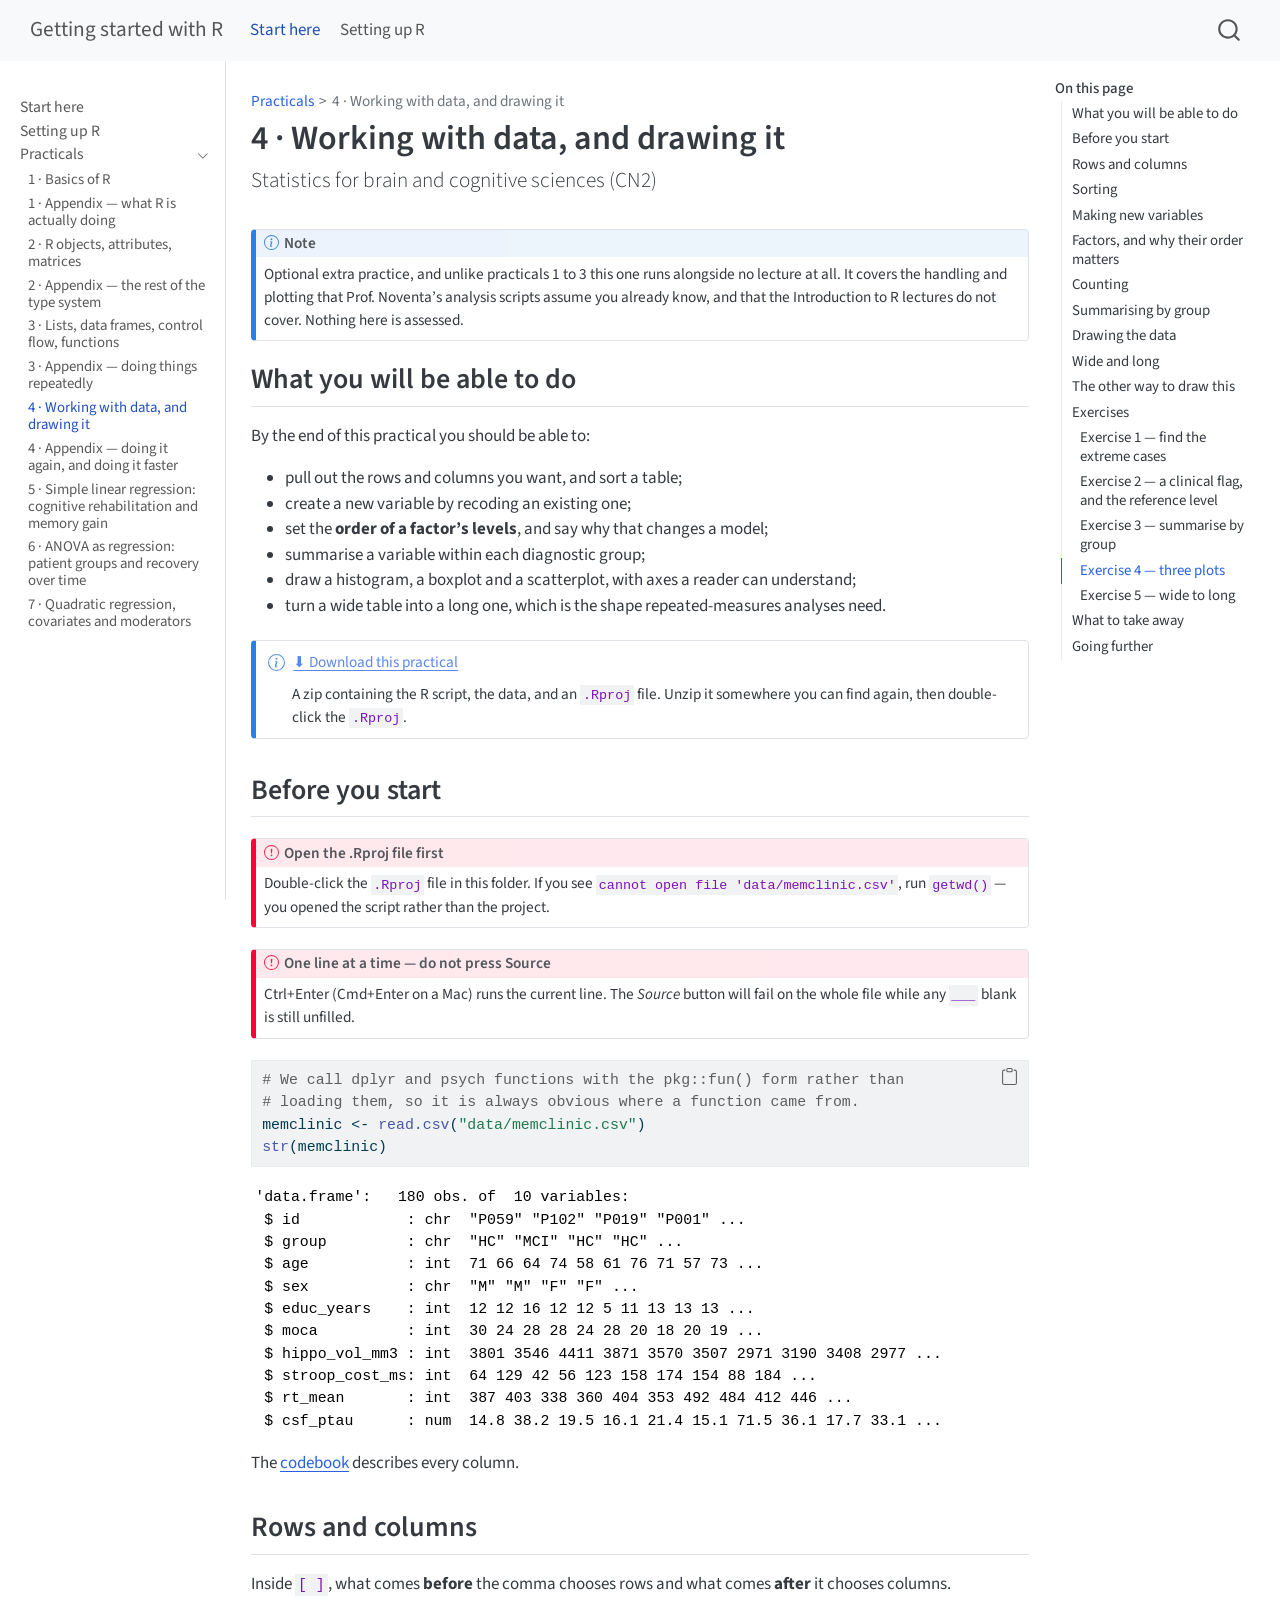
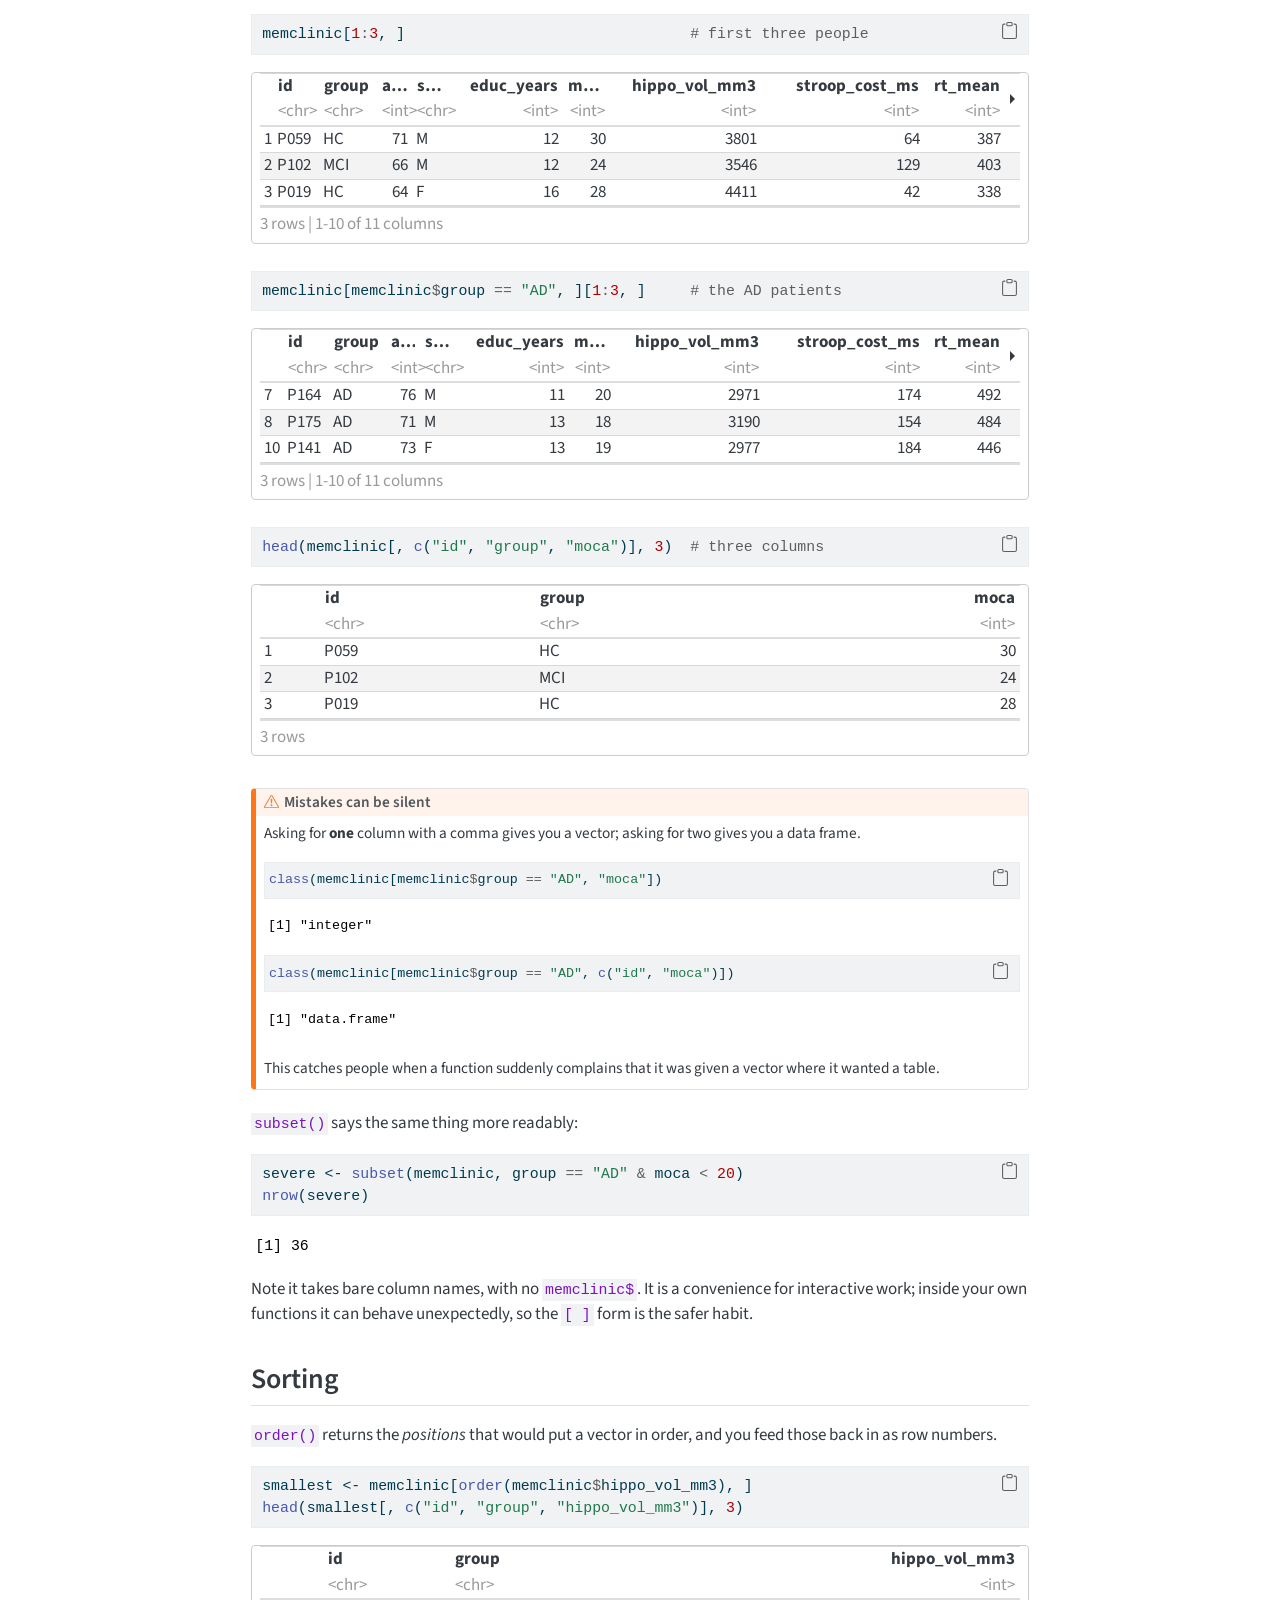
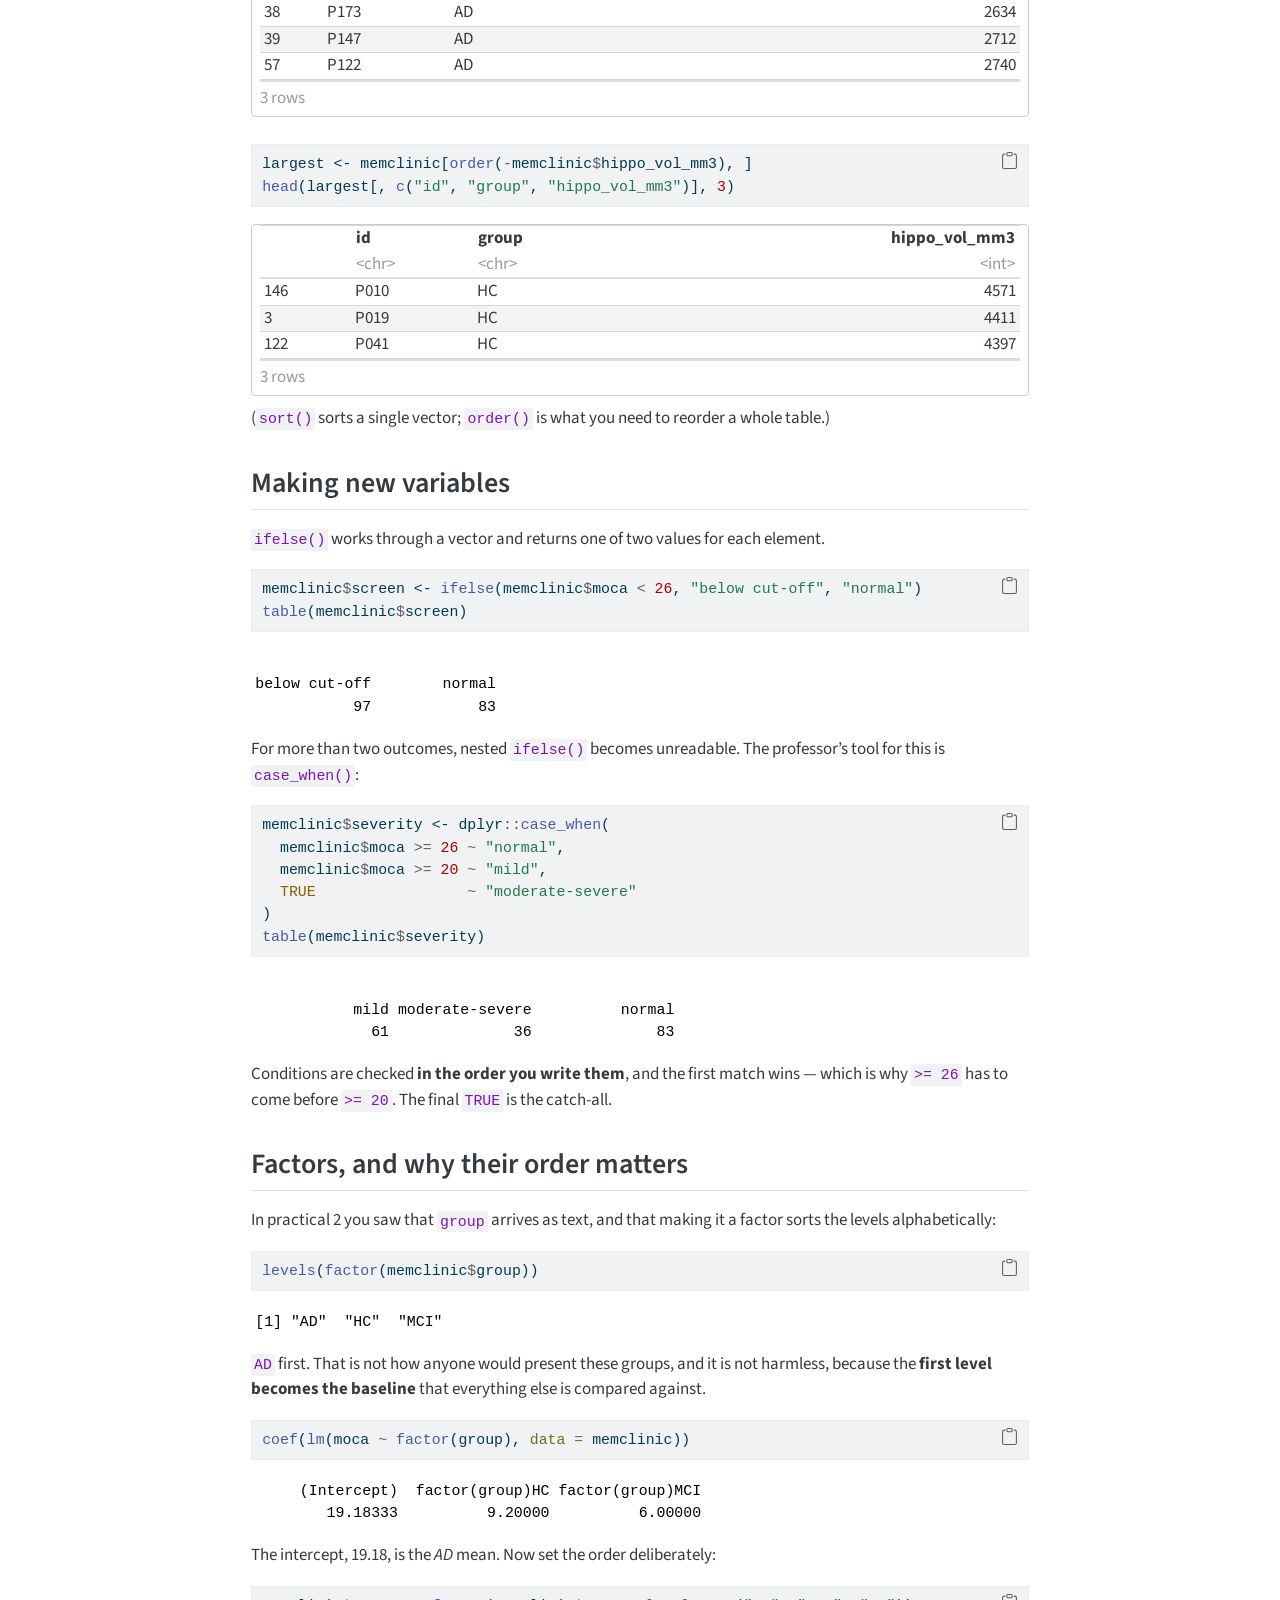
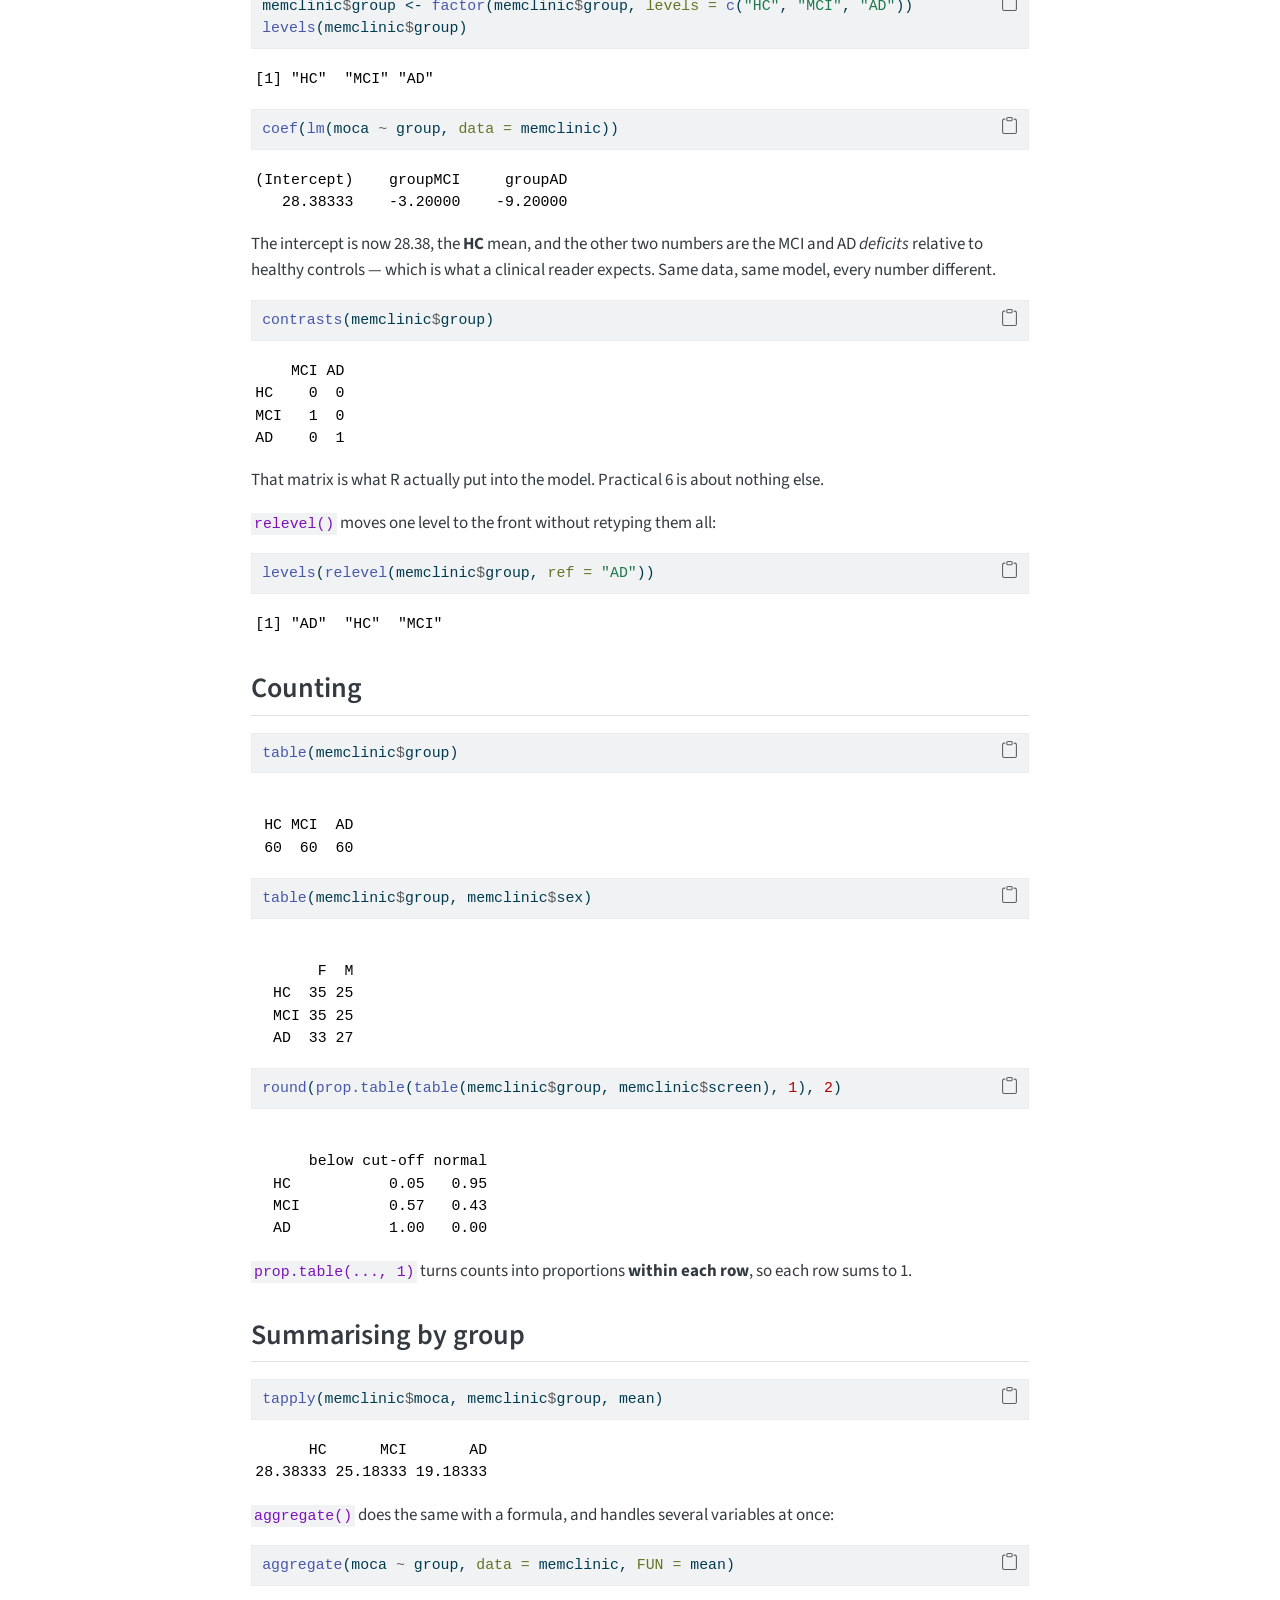
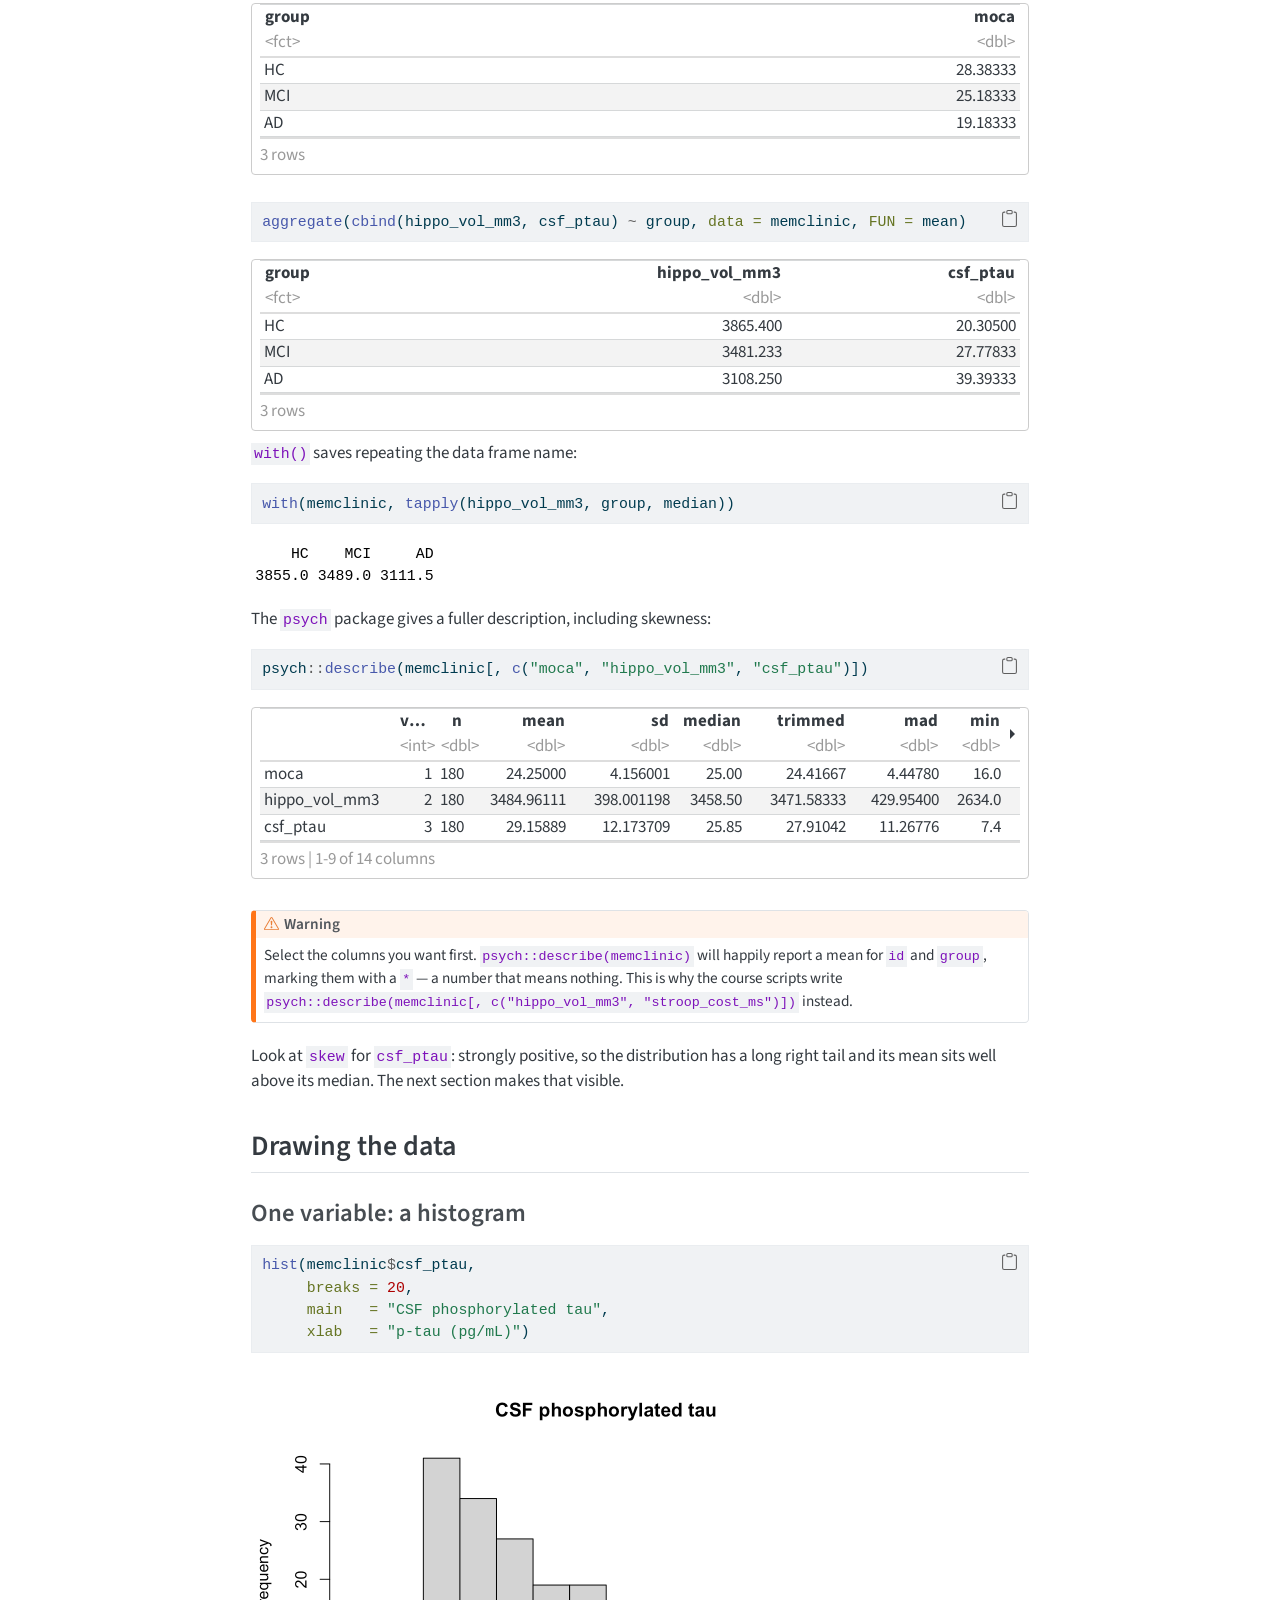
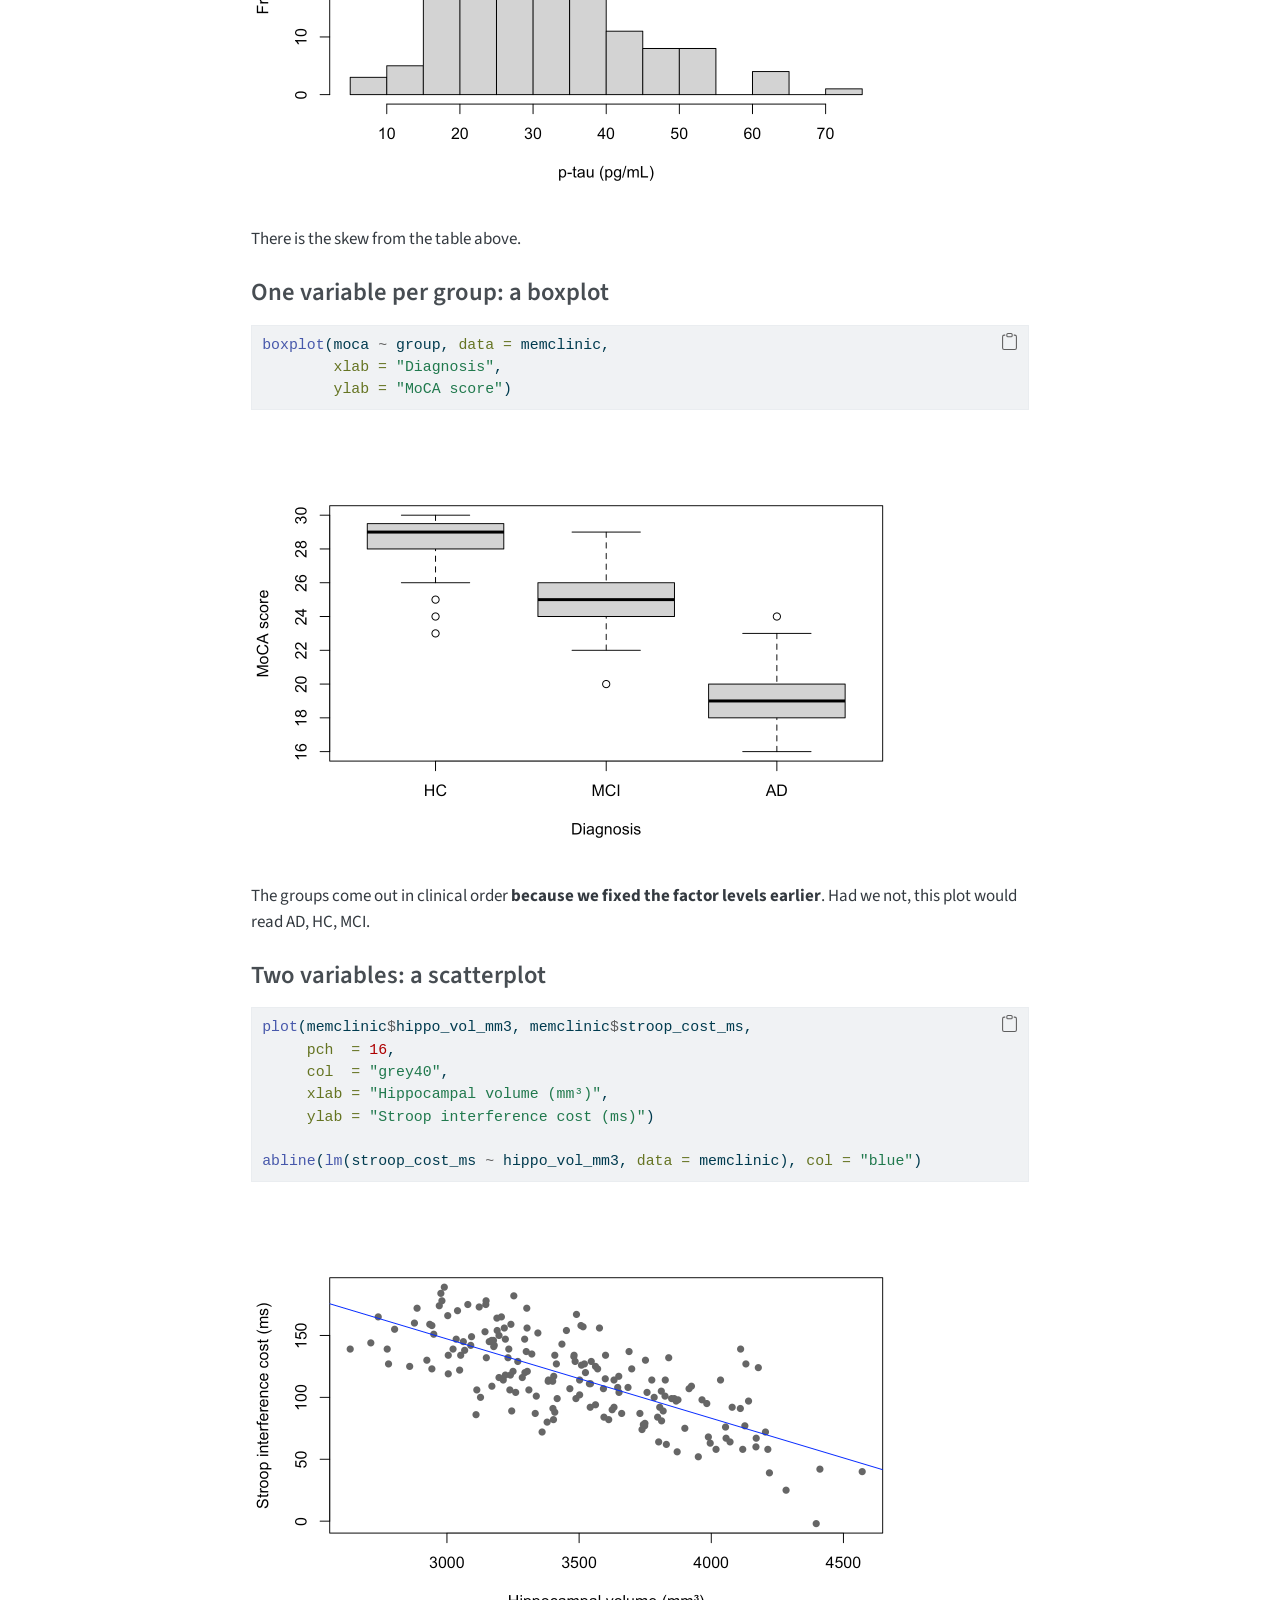
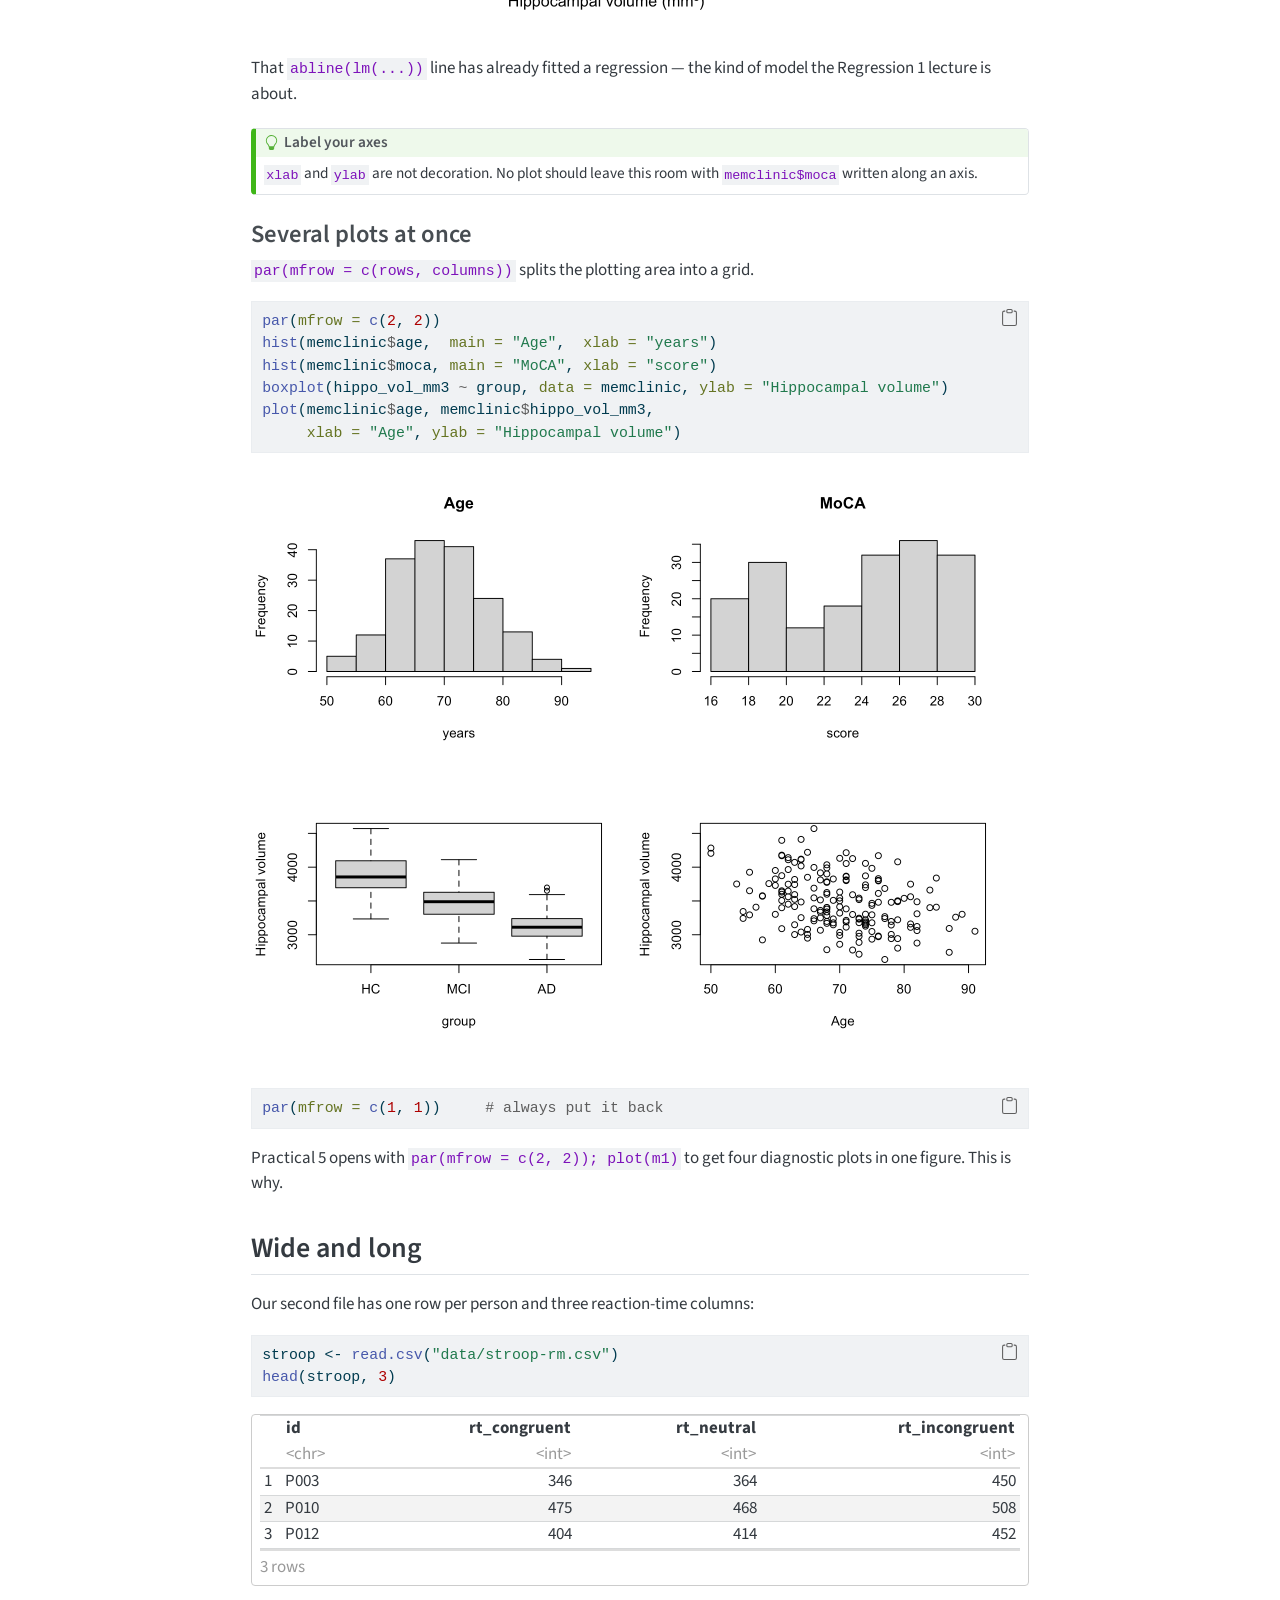
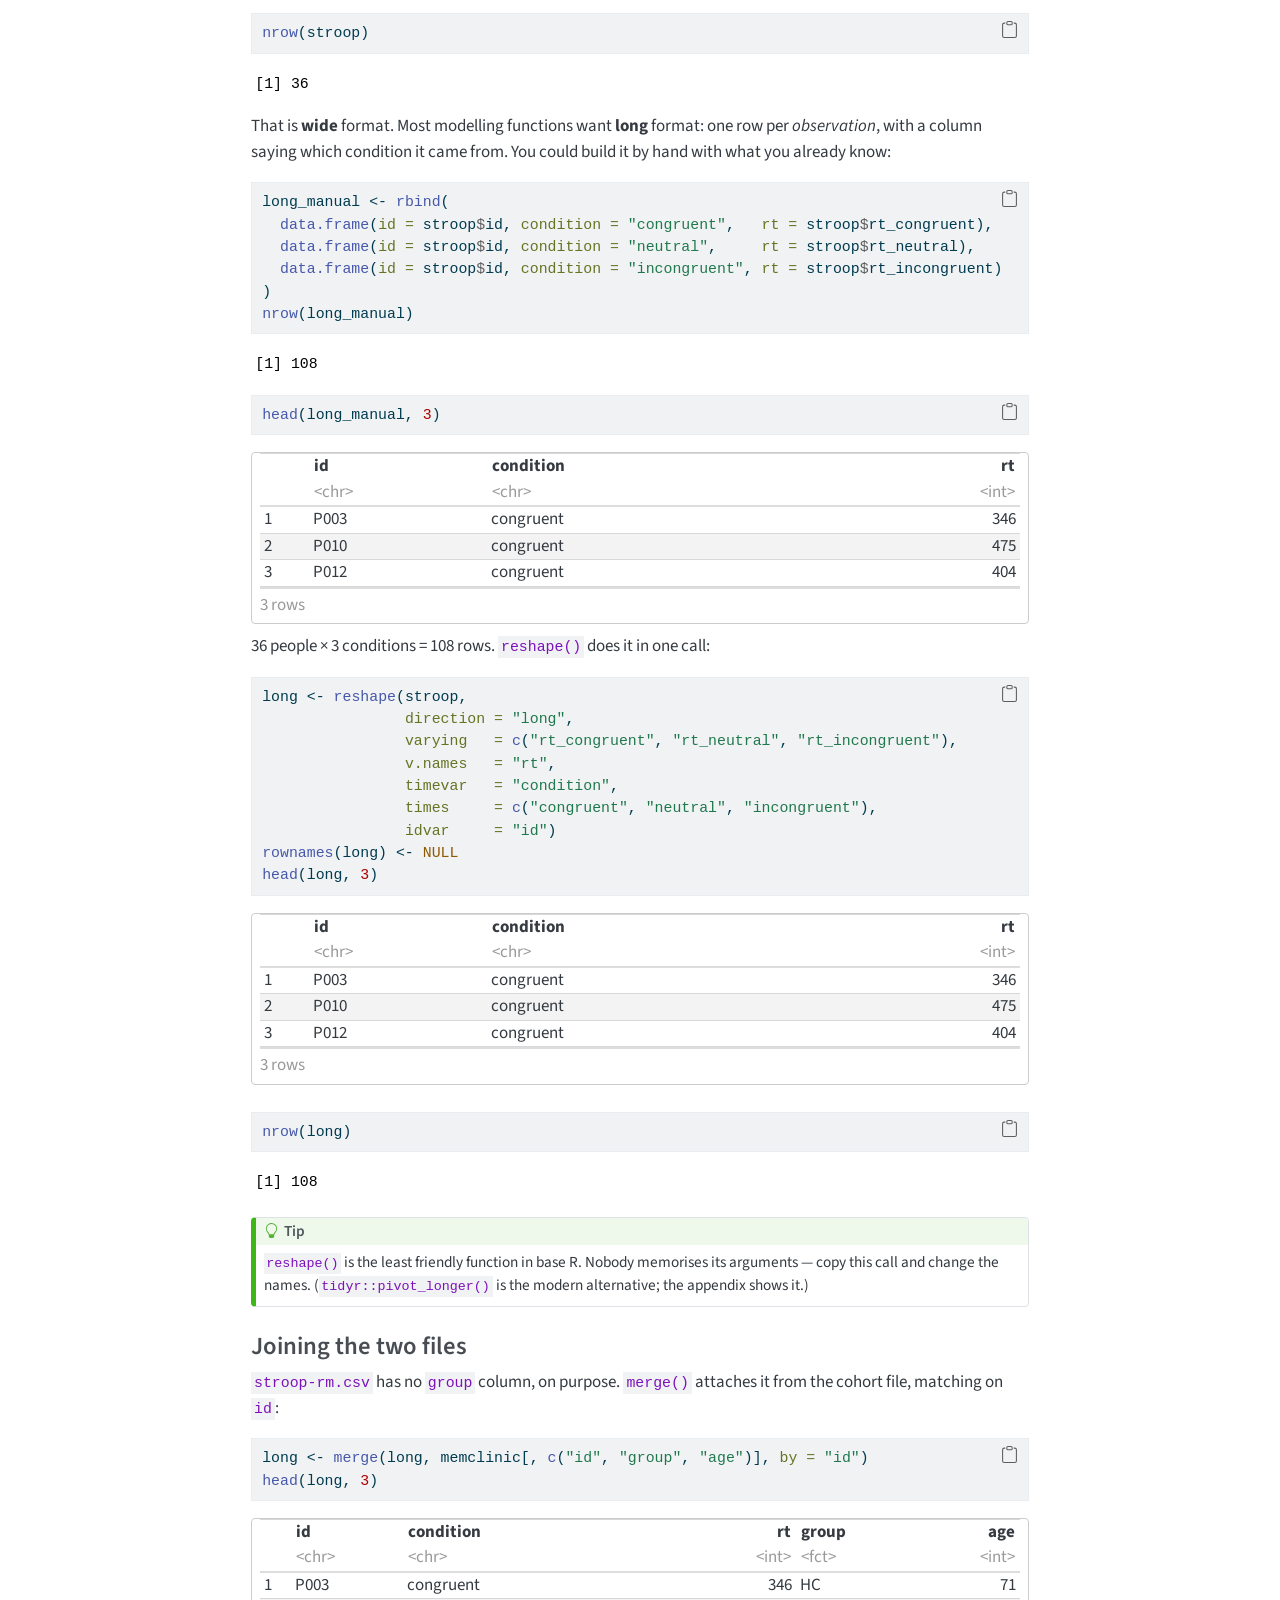
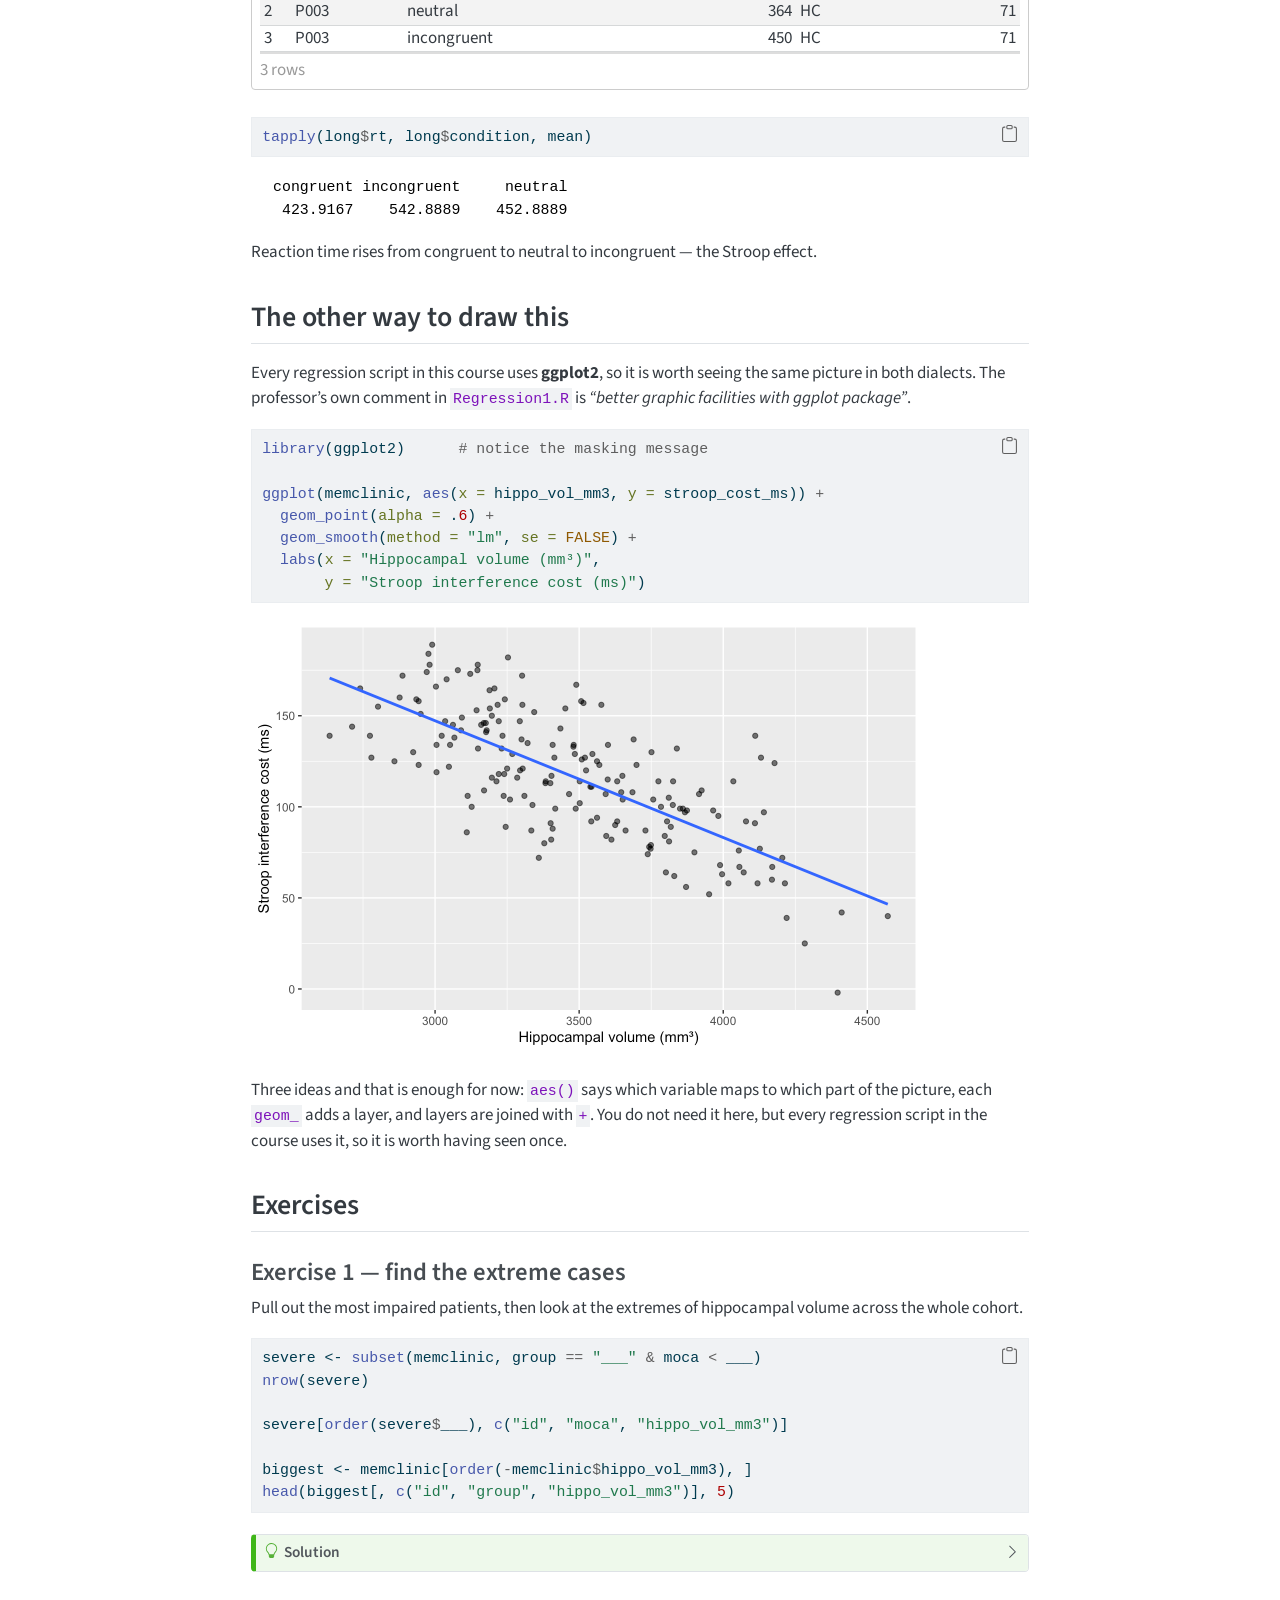
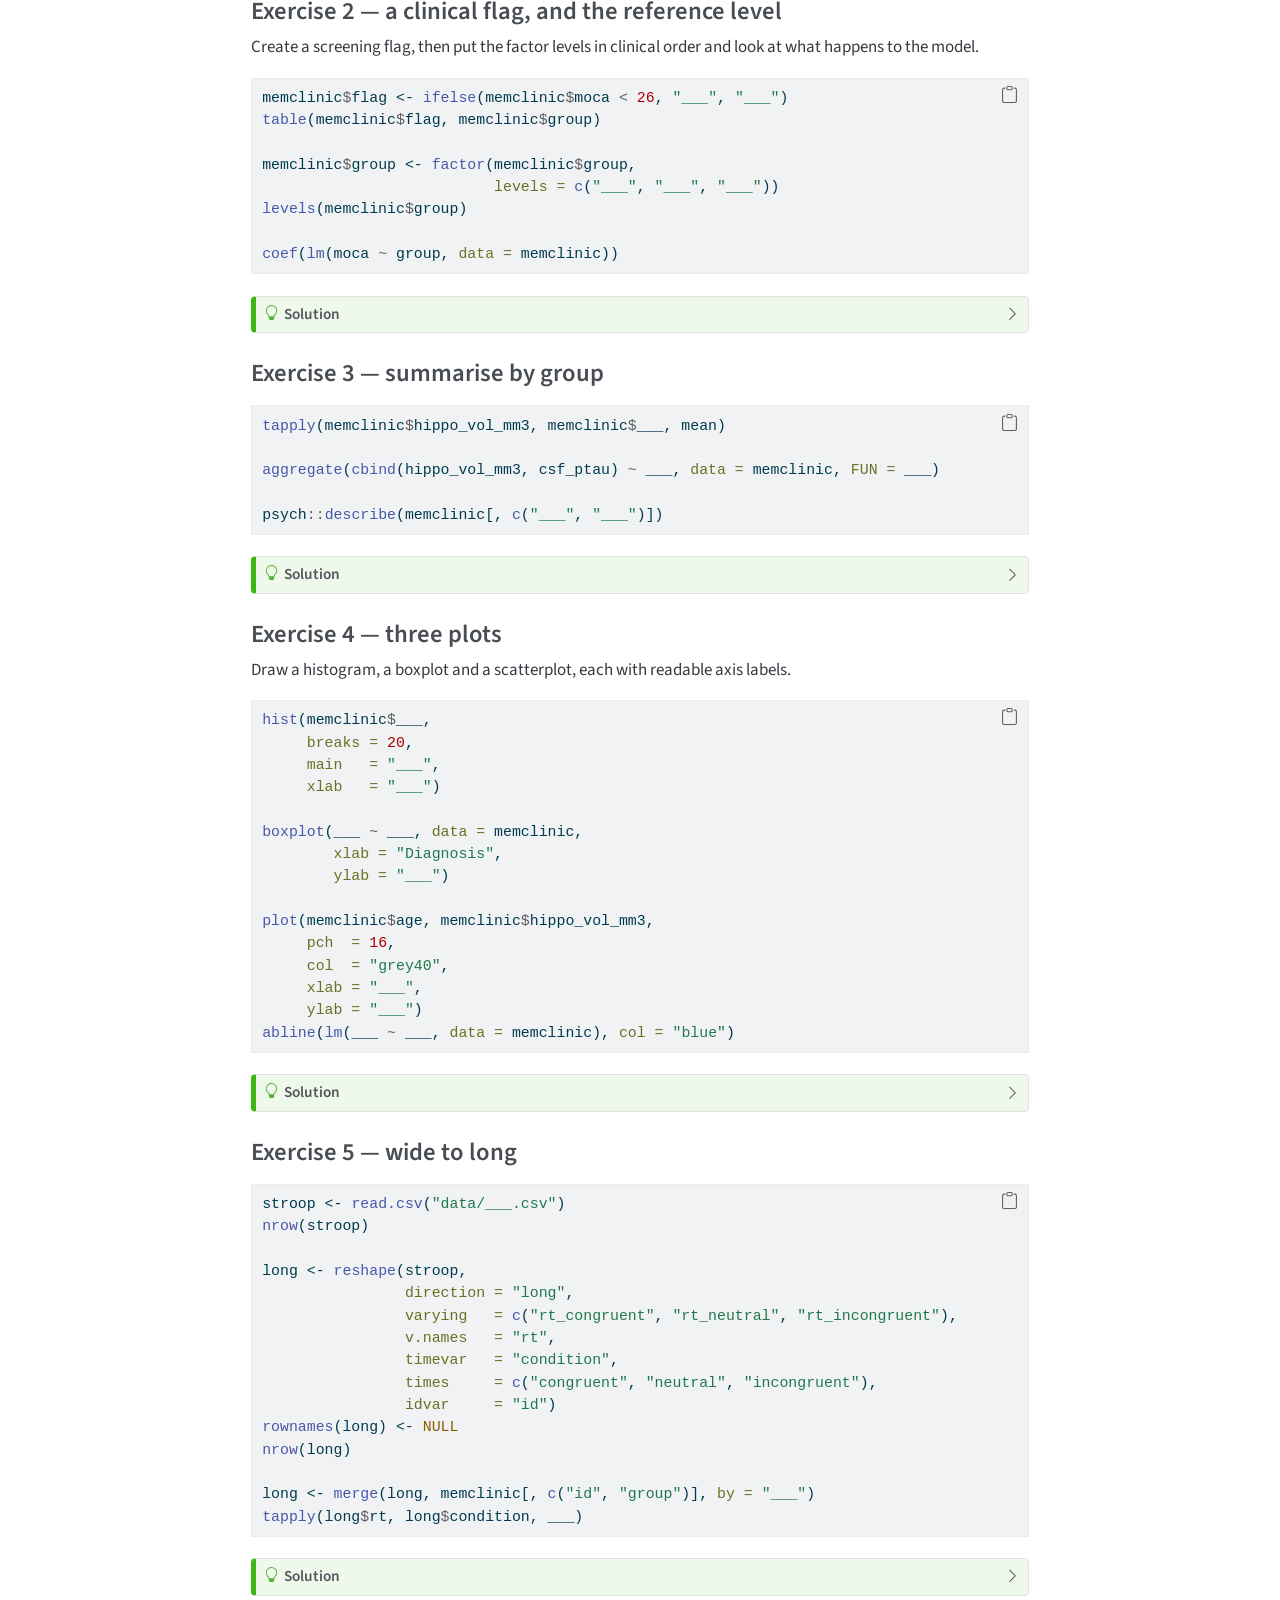
<file: sessions/04-working-with-data/index.html>
<!DOCTYPE html>
<html xmlns="http://www.w3.org/1999/xhtml" lang="en" xml:lang="en"><head>

<meta charset="utf-8">
<meta name="generator" content="quarto-1.8.26">

<meta name="viewport" content="width=device-width, initial-scale=1.0, user-scalable=yes">


<title>4 · Working with data, and drawing it – Getting started with R</title>
<style>
code{white-space: pre-wrap;}
span.smallcaps{font-variant: small-caps;}
div.columns{display: flex; gap: min(4vw, 1.5em);}
div.column{flex: auto; overflow-x: auto;}
div.hanging-indent{margin-left: 1.5em; text-indent: -1.5em;}
ul.task-list{list-style: none;}
ul.task-list li input[type="checkbox"] {
  width: 0.8em;
  margin: 0 0.8em 0.2em -1em; /* quarto-specific, see https://github.com/quarto-dev/quarto-cli/issues/4556 */ 
  vertical-align: middle;
}
/* CSS for syntax highlighting */
html { -webkit-text-size-adjust: 100%; }
pre > code.sourceCode { white-space: pre; position: relative; }
pre > code.sourceCode > span { display: inline-block; line-height: 1.25; }
pre > code.sourceCode > span:empty { height: 1.2em; }
.sourceCode { overflow: visible; }
code.sourceCode > span { color: inherit; text-decoration: inherit; }
div.sourceCode { margin: 1em 0; }
pre.sourceCode { margin: 0; }
@media screen {
div.sourceCode { overflow: auto; }
}
@media print {
pre > code.sourceCode { white-space: pre-wrap; }
pre > code.sourceCode > span { text-indent: -5em; padding-left: 5em; }
}
pre.numberSource code
  { counter-reset: source-line 0; }
pre.numberSource code > span
  { position: relative; left: -4em; counter-increment: source-line; }
pre.numberSource code > span > a:first-child::before
  { content: counter(source-line);
    position: relative; left: -1em; text-align: right; vertical-align: baseline;
    border: none; display: inline-block;
    -webkit-touch-callout: none; -webkit-user-select: none;
    -khtml-user-select: none; -moz-user-select: none;
    -ms-user-select: none; user-select: none;
    padding: 0 4px; width: 4em;
  }
pre.numberSource { margin-left: 3em;  padding-left: 4px; }
div.sourceCode
  {   }
@media screen {
pre > code.sourceCode > span > a:first-child::before { text-decoration: underline; }
}
</style>


<script src="../../site_libs/quarto-nav/quarto-nav.js"></script>
<script src="../../site_libs/quarto-nav/headroom.min.js"></script>
<script src="../../site_libs/clipboard/clipboard.min.js"></script>
<script src="../../site_libs/quarto-search/autocomplete.umd.js"></script>
<script src="../../site_libs/quarto-search/fuse.min.js"></script>
<script src="../../site_libs/quarto-search/quarto-search.js"></script>
<meta name="quarto:offset" content="../../">
<link href="../../sessions/04-working-with-data/appendix.html" rel="next">
<link href="../../sessions/03-lists-dataframes-functions/appendix.html" rel="prev">
<script src="../../site_libs/quarto-html/quarto.js" type="module"></script>
<script src="../../site_libs/quarto-html/tabsets/tabsets.js" type="module"></script>
<script src="../../site_libs/quarto-html/axe/axe-check.js" type="module"></script>
<script src="../../site_libs/quarto-html/popper.min.js"></script>
<script src="../../site_libs/quarto-html/tippy.umd.min.js"></script>
<script src="../../site_libs/quarto-html/anchor.min.js"></script>
<link href="../../site_libs/quarto-html/tippy.css" rel="stylesheet">
<link href="../../site_libs/quarto-html/quarto-syntax-highlighting-587c61ba64f3a5504c4d52d930310e48.css" rel="stylesheet" id="quarto-text-highlighting-styles">
<script src="../../site_libs/bootstrap/bootstrap.min.js"></script>
<link href="../../site_libs/bootstrap/bootstrap-icons.css" rel="stylesheet">
<link href="../../site_libs/bootstrap/bootstrap-b4acf84f37d6d68f6a15c6fe27913e81.min.css" rel="stylesheet" append-hash="true" id="quarto-bootstrap" data-mode="light">
<script id="quarto-search-options" type="application/json">{
  "location": "navbar",
  "copy-button": false,
  "collapse-after": 3,
  "panel-placement": "end",
  "type": "overlay",
  "limit": 50,
  "keyboard-shortcut": [
    "f",
    "/",
    "s"
  ],
  "show-item-context": false,
  "language": {
    "search-no-results-text": "No results",
    "search-matching-documents-text": "matching documents",
    "search-copy-link-title": "Copy link to search",
    "search-hide-matches-text": "Hide additional matches",
    "search-more-match-text": "more match in this document",
    "search-more-matches-text": "more matches in this document",
    "search-clear-button-title": "Clear",
    "search-text-placeholder": "",
    "search-detached-cancel-button-title": "Cancel",
    "search-submit-button-title": "Submit",
    "search-label": "Search"
  }
}</script>
<link href="../../site_libs/pagedtable-1.1/css/pagedtable.css" rel="stylesheet">
<script src="../../site_libs/pagedtable-1.1/js/pagedtable.js"></script>


<link rel="stylesheet" href="../../styles.css">
</head>

<body class="nav-sidebar docked nav-fixed quarto-light">

<div id="quarto-search-results"></div>
  <header id="quarto-header" class="headroom fixed-top">
    <nav class="navbar navbar-expand-lg " data-bs-theme="dark">
      <div class="navbar-container container-fluid">
      <div class="navbar-brand-container mx-auto">
    <a class="navbar-brand" href="../../index.html">
    <span class="navbar-title">Getting started with R</span>
    </a>
  </div>
            <div id="quarto-search" class="" title="Search"></div>
          <button class="navbar-toggler" type="button" data-bs-toggle="collapse" data-bs-target="#navbarCollapse" aria-controls="navbarCollapse" role="menu" aria-expanded="false" aria-label="Toggle navigation" onclick="if (window.quartoToggleHeadroom) { window.quartoToggleHeadroom(); }">
  <span class="navbar-toggler-icon"></span>
</button>
          <div class="collapse navbar-collapse" id="navbarCollapse">
            <ul class="navbar-nav navbar-nav-scroll me-auto">
  <li class="nav-item">
    <a class="nav-link active" href="../../index.html" aria-current="page"> 
<span class="menu-text">Start here</span></a>
  </li>  
  <li class="nav-item">
    <a class="nav-link" href="../../setup.html"> 
<span class="menu-text">Setting up R</span></a>
  </li>  
</ul>
          </div> <!-- /navcollapse -->
            <div class="quarto-navbar-tools">
</div>
      </div> <!-- /container-fluid -->
    </nav>
  <nav class="quarto-secondary-nav">
    <div class="container-fluid d-flex">
      <button type="button" class="quarto-btn-toggle btn" data-bs-toggle="collapse" role="button" data-bs-target=".quarto-sidebar-collapse-item" aria-controls="quarto-sidebar" aria-expanded="false" aria-label="Toggle sidebar navigation" onclick="if (window.quartoToggleHeadroom) { window.quartoToggleHeadroom(); }">
        <i class="bi bi-layout-text-sidebar-reverse"></i>
      </button>
        <nav class="quarto-page-breadcrumbs" aria-label="breadcrumb"><ol class="breadcrumb"><li class="breadcrumb-item"><a href="../../sessions/01-r-basics/index.html">Practicals</a></li><li class="breadcrumb-item"><a href="../../sessions/04-working-with-data/index.html">4 · Working with data, and drawing it</a></li></ol></nav>
        <a class="flex-grow-1" role="navigation" data-bs-toggle="collapse" data-bs-target=".quarto-sidebar-collapse-item" aria-controls="quarto-sidebar" aria-expanded="false" aria-label="Toggle sidebar navigation" onclick="if (window.quartoToggleHeadroom) { window.quartoToggleHeadroom(); }">      
        </a>
    </div>
  </nav>
</header>
<!-- content -->
<div id="quarto-content" class="quarto-container page-columns page-rows-contents page-layout-article page-navbar">
<!-- sidebar -->
  <nav id="quarto-sidebar" class="sidebar collapse collapse-horizontal quarto-sidebar-collapse-item sidebar-navigation docked overflow-auto">
    <div class="sidebar-menu-container"> 
    <ul class="list-unstyled mt-1">
        <li class="sidebar-item">
  <div class="sidebar-item-container"> 
  <a href="../../index.html" class="sidebar-item-text sidebar-link">
 <span class="menu-text">Start here</span></a>
  </div>
</li>
        <li class="sidebar-item">
  <div class="sidebar-item-container"> 
  <a href="../../setup.html" class="sidebar-item-text sidebar-link">
 <span class="menu-text">Setting up R</span></a>
  </div>
</li>
        <li class="sidebar-item sidebar-item-section">
      <div class="sidebar-item-container"> 
            <a class="sidebar-item-text sidebar-link text-start" data-bs-toggle="collapse" data-bs-target="#quarto-sidebar-section-1" role="navigation" aria-expanded="true">
 <span class="menu-text">Practicals</span></a>
          <a class="sidebar-item-toggle text-start" data-bs-toggle="collapse" data-bs-target="#quarto-sidebar-section-1" role="navigation" aria-expanded="true" aria-label="Toggle section">
            <i class="bi bi-chevron-right ms-2"></i>
          </a> 
      </div>
      <ul id="quarto-sidebar-section-1" class="collapse list-unstyled sidebar-section depth1 show">  
          <li class="sidebar-item">
  <div class="sidebar-item-container"> 
  <a href="../../sessions/01-r-basics/index.html" class="sidebar-item-text sidebar-link">
 <span class="menu-text">1 · Basics of R</span></a>
  </div>
</li>
          <li class="sidebar-item">
  <div class="sidebar-item-container"> 
  <a href="../../sessions/01-r-basics/appendix.html" class="sidebar-item-text sidebar-link">
 <span class="menu-text">1 · Appendix — what R is actually doing</span></a>
  </div>
</li>
          <li class="sidebar-item">
  <div class="sidebar-item-container"> 
  <a href="../../sessions/02-r-objects/index.html" class="sidebar-item-text sidebar-link">
 <span class="menu-text">2 · R objects, attributes, matrices</span></a>
  </div>
</li>
          <li class="sidebar-item">
  <div class="sidebar-item-container"> 
  <a href="../../sessions/02-r-objects/appendix.html" class="sidebar-item-text sidebar-link">
 <span class="menu-text">2 · Appendix — the rest of the type system</span></a>
  </div>
</li>
          <li class="sidebar-item">
  <div class="sidebar-item-container"> 
  <a href="../../sessions/03-lists-dataframes-functions/index.html" class="sidebar-item-text sidebar-link">
 <span class="menu-text">3 · Lists, data frames, control flow, functions</span></a>
  </div>
</li>
          <li class="sidebar-item">
  <div class="sidebar-item-container"> 
  <a href="../../sessions/03-lists-dataframes-functions/appendix.html" class="sidebar-item-text sidebar-link">
 <span class="menu-text">3 · Appendix — doing things repeatedly</span></a>
  </div>
</li>
          <li class="sidebar-item">
  <div class="sidebar-item-container"> 
  <a href="../../sessions/04-working-with-data/index.html" class="sidebar-item-text sidebar-link active">
 <span class="menu-text">4 · Working with data, and drawing it</span></a>
  </div>
</li>
          <li class="sidebar-item">
  <div class="sidebar-item-container"> 
  <a href="../../sessions/04-working-with-data/appendix.html" class="sidebar-item-text sidebar-link">
 <span class="menu-text">4 · Appendix — doing it again, and doing it faster</span></a>
  </div>
</li>
          <li class="sidebar-item">
  <div class="sidebar-item-container"> 
  <a href="../../sessions/05-slr-clinical-neuropsychology/index.html" class="sidebar-item-text sidebar-link">
 <span class="menu-text">5 · Simple linear regression: cognitive rehabilitation and memory gain</span></a>
  </div>
</li>
          <li class="sidebar-item">
  <div class="sidebar-item-container"> 
  <a href="../../sessions/06-anova-clinical-neuropsychology/index.html" class="sidebar-item-text sidebar-link">
 <span class="menu-text">6 · ANOVA as regression: patient groups and recovery over time</span></a>
  </div>
</li>
          <li class="sidebar-item">
  <div class="sidebar-item-container"> 
  <a href="../../sessions/07-ancova-moderation-clinical-neuropsychology/index.html" class="sidebar-item-text sidebar-link">
 <span class="menu-text">7 · Quadratic regression, covariates and moderators</span></a>
  </div>
</li>
      </ul>
  </li>
    </ul>
    </div>
</nav>
<div id="quarto-sidebar-glass" class="quarto-sidebar-collapse-item" data-bs-toggle="collapse" data-bs-target=".quarto-sidebar-collapse-item"></div>
<!-- margin-sidebar -->
    <div id="quarto-margin-sidebar" class="sidebar margin-sidebar">
        <nav id="TOC" role="doc-toc" class="toc-active">
    <h2 id="toc-title">On this page</h2>
   
  <ul>
  <li><a href="#what-you-will-be-able-to-do" id="toc-what-you-will-be-able-to-do" class="nav-link active" data-scroll-target="#what-you-will-be-able-to-do">What you will be able to do</a></li>
  <li><a href="#before-you-start" id="toc-before-you-start" class="nav-link" data-scroll-target="#before-you-start">Before you start</a></li>
  <li><a href="#rows-and-columns" id="toc-rows-and-columns" class="nav-link" data-scroll-target="#rows-and-columns">Rows and columns</a></li>
  <li><a href="#sorting" id="toc-sorting" class="nav-link" data-scroll-target="#sorting">Sorting</a></li>
  <li><a href="#making-new-variables" id="toc-making-new-variables" class="nav-link" data-scroll-target="#making-new-variables">Making new variables</a></li>
  <li><a href="#factors-and-why-their-order-matters" id="toc-factors-and-why-their-order-matters" class="nav-link" data-scroll-target="#factors-and-why-their-order-matters">Factors, and why their order matters</a></li>
  <li><a href="#counting" id="toc-counting" class="nav-link" data-scroll-target="#counting">Counting</a></li>
  <li><a href="#summarising-by-group" id="toc-summarising-by-group" class="nav-link" data-scroll-target="#summarising-by-group">Summarising by group</a></li>
  <li><a href="#drawing-the-data" id="toc-drawing-the-data" class="nav-link" data-scroll-target="#drawing-the-data">Drawing the data</a>
  <ul class="collapse">
  <li><a href="#one-variable-a-histogram" id="toc-one-variable-a-histogram" class="nav-link" data-scroll-target="#one-variable-a-histogram">One variable: a histogram</a></li>
  <li><a href="#one-variable-per-group-a-boxplot" id="toc-one-variable-per-group-a-boxplot" class="nav-link" data-scroll-target="#one-variable-per-group-a-boxplot">One variable per group: a boxplot</a></li>
  <li><a href="#two-variables-a-scatterplot" id="toc-two-variables-a-scatterplot" class="nav-link" data-scroll-target="#two-variables-a-scatterplot">Two variables: a scatterplot</a></li>
  <li><a href="#several-plots-at-once" id="toc-several-plots-at-once" class="nav-link" data-scroll-target="#several-plots-at-once">Several plots at once</a></li>
  </ul></li>
  <li><a href="#wide-and-long" id="toc-wide-and-long" class="nav-link" data-scroll-target="#wide-and-long">Wide and long</a>
  <ul class="collapse">
  <li><a href="#joining-the-two-files" id="toc-joining-the-two-files" class="nav-link" data-scroll-target="#joining-the-two-files">Joining the two files</a></li>
  </ul></li>
  <li><a href="#the-other-way-to-draw-this" id="toc-the-other-way-to-draw-this" class="nav-link" data-scroll-target="#the-other-way-to-draw-this">The other way to draw this</a></li>
  <li><a href="#exercises" id="toc-exercises" class="nav-link" data-scroll-target="#exercises">Exercises</a>
  <ul class="collapse">
  <li><a href="#exercise-1-find-the-extreme-cases" id="toc-exercise-1-find-the-extreme-cases" class="nav-link" data-scroll-target="#exercise-1-find-the-extreme-cases">Exercise 1 — find the extreme cases</a></li>
  <li><a href="#exercise-2-a-clinical-flag-and-the-reference-level" id="toc-exercise-2-a-clinical-flag-and-the-reference-level" class="nav-link" data-scroll-target="#exercise-2-a-clinical-flag-and-the-reference-level">Exercise 2 — a clinical flag, and the reference level</a></li>
  <li><a href="#exercise-3-summarise-by-group" id="toc-exercise-3-summarise-by-group" class="nav-link" data-scroll-target="#exercise-3-summarise-by-group">Exercise 3 — summarise by group</a></li>
  <li><a href="#exercise-4-three-plots" id="toc-exercise-4-three-plots" class="nav-link" data-scroll-target="#exercise-4-three-plots">Exercise 4 — three plots</a></li>
  <li><a href="#exercise-5-wide-to-long" id="toc-exercise-5-wide-to-long" class="nav-link" data-scroll-target="#exercise-5-wide-to-long">Exercise 5 — wide to long</a></li>
  </ul></li>
  <li><a href="#what-to-take-away" id="toc-what-to-take-away" class="nav-link" data-scroll-target="#what-to-take-away">What to take away</a></li>
  <li><a href="#going-further" id="toc-going-further" class="nav-link" data-scroll-target="#going-further">Going further</a></li>
  </ul>
</nav>
    </div>
<!-- main -->
<main class="content" id="quarto-document-content">

<header id="title-block-header" class="quarto-title-block default"><nav class="quarto-page-breadcrumbs quarto-title-breadcrumbs d-none d-lg-block" aria-label="breadcrumb"><ol class="breadcrumb"><li class="breadcrumb-item"><a href="../../sessions/01-r-basics/index.html">Practicals</a></li><li class="breadcrumb-item"><a href="../../sessions/04-working-with-data/index.html">4 · Working with data, and drawing it</a></li></ol></nav>
<div class="quarto-title">
<h1 class="title">4 · Working with data, and drawing it</h1>
<p class="subtitle lead">Statistics for brain and cognitive sciences (CN2)</p>
</div>



<div class="quarto-title-meta">

    
  
    
  </div>
  


</header>


<div class="callout callout-style-default callout-note callout-titled">
<div class="callout-header d-flex align-content-center">
<div class="callout-icon-container">
<i class="callout-icon"></i>
</div>
<div class="callout-title-container flex-fill">
Note
</div>
</div>
<div class="callout-body-container callout-body">
<p>Optional extra practice, and unlike practicals 1 to 3 this one runs alongside no lecture at all. It covers the handling and plotting that Prof.&nbsp;Noventa’s analysis scripts assume you already know, and that the Introduction to R lectures do not cover. Nothing here is assessed.</p>
</div>
</div>
<section id="what-you-will-be-able-to-do" class="level2">
<h2 class="anchored" data-anchor-id="what-you-will-be-able-to-do">What you will be able to do</h2>
<p>By the end of this practical you should be able to:</p>
<ul>
<li>pull out the rows and columns you want, and sort a table;</li>
<li>create a new variable by recoding an existing one;</li>
<li>set the <strong>order of a factor’s levels</strong>, and say why that changes a model;</li>
<li>summarise a variable within each diagnostic group;</li>
<li>draw a histogram, a boxplot and a scatterplot, with axes a reader can understand;</li>
<li>turn a wide table into a long one, which is the shape repeated-measures analyses need.</li>
</ul>
<div class="callout callout-style-simple callout-note callout-titled">
<div class="callout-header d-flex align-content-center">
<div class="callout-icon-container">
<i class="callout-icon"></i>
</div>
<div class="callout-title-container flex-fill">
<span class="screen-reader-only">Note</span><a href="../../handouts/04-working-with-data.zip">⬇ Download this practical</a>
</div>
</div>
<div class="callout-body-container callout-body">
<p>A zip containing the R script, the data, and an <code>.Rproj</code> file. Unzip it somewhere you can find again, then double-click the <code>.Rproj</code>.</p>
</div>
</div>
</section>
<section id="before-you-start" class="level2">
<h2 class="anchored" data-anchor-id="before-you-start">Before you start</h2>
<div class="callout callout-style-default callout-important callout-titled" title="Open the .Rproj file first">
<div class="callout-header d-flex align-content-center">
<div class="callout-icon-container">
<i class="callout-icon"></i>
</div>
<div class="callout-title-container flex-fill">
<span class="screen-reader-only">Important</span>Open the .Rproj file first
</div>
</div>
<div class="callout-body-container callout-body">
<p>Double-click the <code>.Rproj</code> file in this folder. If you see <code>cannot open file 'data/memclinic.csv'</code>, run <code>getwd()</code> — you opened the script rather than the project.</p>
</div>
</div>
<div class="callout callout-style-default callout-important callout-titled" title="One line at a time — do not press Source">
<div class="callout-header d-flex align-content-center">
<div class="callout-icon-container">
<i class="callout-icon"></i>
</div>
<div class="callout-title-container flex-fill">
<span class="screen-reader-only">Important</span>One line at a time — do not press Source
</div>
</div>
<div class="callout-body-container callout-body">
<p>Ctrl+Enter (Cmd+Enter on a Mac) runs the current line. The <em>Source</em> button will fail on the whole file while any <code>___</code> blank is still unfilled.</p>
</div>
</div>
<div class="cell">
<div class="code-copy-outer-scaffold"><div class="sourceCode cell-code" id="cb1"><pre class="sourceCode r code-with-copy"><code class="sourceCode r"><span id="cb1-1"><a href="#cb1-1" aria-hidden="true" tabindex="-1"></a><span class="co"># We call dplyr and psych functions with the pkg::fun() form rather than</span></span>
<span id="cb1-2"><a href="#cb1-2" aria-hidden="true" tabindex="-1"></a><span class="co"># loading them, so it is always obvious where a function came from.</span></span>
<span id="cb1-3"><a href="#cb1-3" aria-hidden="true" tabindex="-1"></a>memclinic <span class="ot">&lt;-</span> <span class="fu">read.csv</span>(<span class="st">"data/memclinic.csv"</span>)</span>
<span id="cb1-4"><a href="#cb1-4" aria-hidden="true" tabindex="-1"></a><span class="fu">str</span>(memclinic)</span></code></pre></div><button title="Copy to Clipboard" class="code-copy-button"><i class="bi"></i></button></div>
<div class="cell-output cell-output-stdout">
<pre><code>'data.frame':   180 obs. of  10 variables:
 $ id            : chr  "P059" "P102" "P019" "P001" ...
 $ group         : chr  "HC" "MCI" "HC" "HC" ...
 $ age           : int  71 66 64 74 58 61 76 71 57 73 ...
 $ sex           : chr  "M" "M" "F" "F" ...
 $ educ_years    : int  12 12 16 12 12 5 11 13 13 13 ...
 $ moca          : int  30 24 28 28 24 28 20 18 20 19 ...
 $ hippo_vol_mm3 : int  3801 3546 4411 3871 3570 3507 2971 3190 3408 2977 ...
 $ stroop_cost_ms: int  64 129 42 56 123 158 174 154 88 184 ...
 $ rt_mean       : int  387 403 338 360 404 353 492 484 412 446 ...
 $ csf_ptau      : num  14.8 38.2 19.5 16.1 21.4 15.1 71.5 36.1 17.7 33.1 ...</code></pre>
</div>
</div>
<p>The <a href="data/codebook.md">codebook</a> describes every column.</p>
</section>
<section id="rows-and-columns" class="level2">
<h2 class="anchored" data-anchor-id="rows-and-columns">Rows and columns</h2>
<p>Inside <code>[ ]</code>, what comes <strong>before</strong> the comma chooses rows and what comes <strong>after</strong> it chooses columns.</p>
<div class="cell">
<div class="code-copy-outer-scaffold"><div class="sourceCode cell-code" id="cb3"><pre class="sourceCode r code-with-copy"><code class="sourceCode r"><span id="cb3-1"><a href="#cb3-1" aria-hidden="true" tabindex="-1"></a>memclinic[<span class="dv">1</span><span class="sc">:</span><span class="dv">3</span>, ]                                <span class="co"># first three people</span></span></code></pre></div><button title="Copy to Clipboard" class="code-copy-button"><i class="bi"></i></button></div>
<div class="cell-output-display">
<div data-pagedtable="false">
  <script data-pagedtable-source="" type="application/json">
{"columns":[{"label":[""],"name":["_rn_"],"type":[""],"align":["left"]},{"label":["id"],"name":[1],"type":["chr"],"align":["left"]},{"label":["group"],"name":[2],"type":["chr"],"align":["left"]},{"label":["age"],"name":[3],"type":["int"],"align":["right"]},{"label":["sex"],"name":[4],"type":["chr"],"align":["left"]},{"label":["educ_years"],"name":[5],"type":["int"],"align":["right"]},{"label":["moca"],"name":[6],"type":["int"],"align":["right"]},{"label":["hippo_vol_mm3"],"name":[7],"type":["int"],"align":["right"]},{"label":["stroop_cost_ms"],"name":[8],"type":["int"],"align":["right"]},{"label":["rt_mean"],"name":[9],"type":["int"],"align":["right"]},{"label":["csf_ptau"],"name":[10],"type":["dbl"],"align":["right"]}],"data":[{"1":"P059","2":"HC","3":"71","4":"M","5":"12","6":"30","7":"3801","8":"64","9":"387","10":"14.8","_rn_":"1"},{"1":"P102","2":"MCI","3":"66","4":"M","5":"12","6":"24","7":"3546","8":"129","9":"403","10":"38.2","_rn_":"2"},{"1":"P019","2":"HC","3":"64","4":"F","5":"16","6":"28","7":"4411","8":"42","9":"338","10":"19.5","_rn_":"3"}],"options":{"columns":{"min":{},"max":[10]},"rows":{"min":[10],"max":[10]},"pages":{}}}
  </script>
</div>
</div>
<div class="code-copy-outer-scaffold"><div class="sourceCode cell-code" id="cb4"><pre class="sourceCode r code-with-copy"><code class="sourceCode r"><span id="cb4-1"><a href="#cb4-1" aria-hidden="true" tabindex="-1"></a>memclinic[memclinic<span class="sc">$</span>group <span class="sc">==</span> <span class="st">"AD"</span>, ][<span class="dv">1</span><span class="sc">:</span><span class="dv">3</span>, ]     <span class="co"># the AD patients</span></span></code></pre></div><button title="Copy to Clipboard" class="code-copy-button"><i class="bi"></i></button></div>
<div class="cell-output-display">
<div data-pagedtable="false">
  <script data-pagedtable-source="" type="application/json">
{"columns":[{"label":[""],"name":["_rn_"],"type":[""],"align":["left"]},{"label":["id"],"name":[1],"type":["chr"],"align":["left"]},{"label":["group"],"name":[2],"type":["chr"],"align":["left"]},{"label":["age"],"name":[3],"type":["int"],"align":["right"]},{"label":["sex"],"name":[4],"type":["chr"],"align":["left"]},{"label":["educ_years"],"name":[5],"type":["int"],"align":["right"]},{"label":["moca"],"name":[6],"type":["int"],"align":["right"]},{"label":["hippo_vol_mm3"],"name":[7],"type":["int"],"align":["right"]},{"label":["stroop_cost_ms"],"name":[8],"type":["int"],"align":["right"]},{"label":["rt_mean"],"name":[9],"type":["int"],"align":["right"]},{"label":["csf_ptau"],"name":[10],"type":["dbl"],"align":["right"]}],"data":[{"1":"P164","2":"AD","3":"76","4":"M","5":"11","6":"20","7":"2971","8":"174","9":"492","10":"71.5","_rn_":"7"},{"1":"P175","2":"AD","3":"71","4":"M","5":"13","6":"18","7":"3190","8":"154","9":"484","10":"36.1","_rn_":"8"},{"1":"P141","2":"AD","3":"73","4":"F","5":"13","6":"19","7":"2977","8":"184","9":"446","10":"33.1","_rn_":"10"}],"options":{"columns":{"min":{},"max":[10]},"rows":{"min":[10],"max":[10]},"pages":{}}}
  </script>
</div>
</div>
<div class="code-copy-outer-scaffold"><div class="sourceCode cell-code" id="cb5"><pre class="sourceCode r code-with-copy"><code class="sourceCode r"><span id="cb5-1"><a href="#cb5-1" aria-hidden="true" tabindex="-1"></a><span class="fu">head</span>(memclinic[, <span class="fu">c</span>(<span class="st">"id"</span>, <span class="st">"group"</span>, <span class="st">"moca"</span>)], <span class="dv">3</span>)  <span class="co"># three columns</span></span></code></pre></div><button title="Copy to Clipboard" class="code-copy-button"><i class="bi"></i></button></div>
<div class="cell-output-display">
<div data-pagedtable="false">
  <script data-pagedtable-source="" type="application/json">
{"columns":[{"label":[""],"name":["_rn_"],"type":[""],"align":["left"]},{"label":["id"],"name":[1],"type":["chr"],"align":["left"]},{"label":["group"],"name":[2],"type":["chr"],"align":["left"]},{"label":["moca"],"name":[3],"type":["int"],"align":["right"]}],"data":[{"1":"P059","2":"HC","3":"30","_rn_":"1"},{"1":"P102","2":"MCI","3":"24","_rn_":"2"},{"1":"P019","2":"HC","3":"28","_rn_":"3"}],"options":{"columns":{"min":{},"max":[10]},"rows":{"min":[10],"max":[10]},"pages":{}}}
  </script>
</div>
</div>
</div>
<div class="callout callout-style-default callout-warning callout-titled" title="Mistakes can be silent">
<div class="callout-header d-flex align-content-center">
<div class="callout-icon-container">
<i class="callout-icon"></i>
</div>
<div class="callout-title-container flex-fill">
<span class="screen-reader-only">Warning</span>Mistakes can be silent
</div>
</div>
<div class="callout-body-container callout-body">
<p>Asking for <strong>one</strong> column with a comma gives you a vector; asking for two gives you a data frame.</p>
<div class="cell">
<div class="code-copy-outer-scaffold"><div class="sourceCode cell-code" id="cb6"><pre class="sourceCode r code-with-copy"><code class="sourceCode r"><span id="cb6-1"><a href="#cb6-1" aria-hidden="true" tabindex="-1"></a><span class="fu">class</span>(memclinic[memclinic<span class="sc">$</span>group <span class="sc">==</span> <span class="st">"AD"</span>, <span class="st">"moca"</span>])</span></code></pre></div><button title="Copy to Clipboard" class="code-copy-button"><i class="bi"></i></button></div>
<div class="cell-output cell-output-stdout">
<pre><code>[1] "integer"</code></pre>
</div>
<div class="code-copy-outer-scaffold"><div class="sourceCode cell-code" id="cb8"><pre class="sourceCode r code-with-copy"><code class="sourceCode r"><span id="cb8-1"><a href="#cb8-1" aria-hidden="true" tabindex="-1"></a><span class="fu">class</span>(memclinic[memclinic<span class="sc">$</span>group <span class="sc">==</span> <span class="st">"AD"</span>, <span class="fu">c</span>(<span class="st">"id"</span>, <span class="st">"moca"</span>)])</span></code></pre></div><button title="Copy to Clipboard" class="code-copy-button"><i class="bi"></i></button></div>
<div class="cell-output cell-output-stdout">
<pre><code>[1] "data.frame"</code></pre>
</div>
</div>
<p>This catches people when a function suddenly complains that it was given a vector where it wanted a table.</p>
</div>
</div>
<p><code>subset()</code> says the same thing more readably:</p>
<div class="cell">
<div class="code-copy-outer-scaffold"><div class="sourceCode cell-code" id="cb10"><pre class="sourceCode r code-with-copy"><code class="sourceCode r"><span id="cb10-1"><a href="#cb10-1" aria-hidden="true" tabindex="-1"></a>severe <span class="ot">&lt;-</span> <span class="fu">subset</span>(memclinic, group <span class="sc">==</span> <span class="st">"AD"</span> <span class="sc">&amp;</span> moca <span class="sc">&lt;</span> <span class="dv">20</span>)</span>
<span id="cb10-2"><a href="#cb10-2" aria-hidden="true" tabindex="-1"></a><span class="fu">nrow</span>(severe)</span></code></pre></div><button title="Copy to Clipboard" class="code-copy-button"><i class="bi"></i></button></div>
<div class="cell-output cell-output-stdout">
<pre><code>[1] 36</code></pre>
</div>
</div>
<p>Note it takes bare column names, with no <code>memclinic$</code>. It is a convenience for interactive work; inside your own functions it can behave unexpectedly, so the <code>[ ]</code> form is the safer habit.</p>
</section>
<section id="sorting" class="level2">
<h2 class="anchored" data-anchor-id="sorting">Sorting</h2>
<p><code>order()</code> returns the <em>positions</em> that would put a vector in order, and you feed those back in as row numbers.</p>
<div class="cell">
<div class="code-copy-outer-scaffold"><div class="sourceCode cell-code" id="cb12"><pre class="sourceCode r code-with-copy"><code class="sourceCode r"><span id="cb12-1"><a href="#cb12-1" aria-hidden="true" tabindex="-1"></a>smallest <span class="ot">&lt;-</span> memclinic[<span class="fu">order</span>(memclinic<span class="sc">$</span>hippo_vol_mm3), ]</span>
<span id="cb12-2"><a href="#cb12-2" aria-hidden="true" tabindex="-1"></a><span class="fu">head</span>(smallest[, <span class="fu">c</span>(<span class="st">"id"</span>, <span class="st">"group"</span>, <span class="st">"hippo_vol_mm3"</span>)], <span class="dv">3</span>)</span></code></pre></div><button title="Copy to Clipboard" class="code-copy-button"><i class="bi"></i></button></div>
<div class="cell-output-display">
<div data-pagedtable="false">
  <script data-pagedtable-source="" type="application/json">
{"columns":[{"label":[""],"name":["_rn_"],"type":[""],"align":["left"]},{"label":["id"],"name":[1],"type":["chr"],"align":["left"]},{"label":["group"],"name":[2],"type":["chr"],"align":["left"]},{"label":["hippo_vol_mm3"],"name":[3],"type":["int"],"align":["right"]}],"data":[{"1":"P173","2":"AD","3":"2634","_rn_":"38"},{"1":"P147","2":"AD","3":"2712","_rn_":"39"},{"1":"P122","2":"AD","3":"2740","_rn_":"57"}],"options":{"columns":{"min":{},"max":[10]},"rows":{"min":[10],"max":[10]},"pages":{}}}
  </script>
</div>
</div>
<div class="code-copy-outer-scaffold"><div class="sourceCode cell-code" id="cb13"><pre class="sourceCode r code-with-copy"><code class="sourceCode r"><span id="cb13-1"><a href="#cb13-1" aria-hidden="true" tabindex="-1"></a>largest <span class="ot">&lt;-</span> memclinic[<span class="fu">order</span>(<span class="sc">-</span>memclinic<span class="sc">$</span>hippo_vol_mm3), ]</span>
<span id="cb13-2"><a href="#cb13-2" aria-hidden="true" tabindex="-1"></a><span class="fu">head</span>(largest[, <span class="fu">c</span>(<span class="st">"id"</span>, <span class="st">"group"</span>, <span class="st">"hippo_vol_mm3"</span>)], <span class="dv">3</span>)</span></code></pre></div><button title="Copy to Clipboard" class="code-copy-button"><i class="bi"></i></button></div>
<div class="cell-output-display">
<div data-pagedtable="false">
  <script data-pagedtable-source="" type="application/json">
{"columns":[{"label":[""],"name":["_rn_"],"type":[""],"align":["left"]},{"label":["id"],"name":[1],"type":["chr"],"align":["left"]},{"label":["group"],"name":[2],"type":["chr"],"align":["left"]},{"label":["hippo_vol_mm3"],"name":[3],"type":["int"],"align":["right"]}],"data":[{"1":"P010","2":"HC","3":"4571","_rn_":"146"},{"1":"P019","2":"HC","3":"4411","_rn_":"3"},{"1":"P041","2":"HC","3":"4397","_rn_":"122"}],"options":{"columns":{"min":{},"max":[10]},"rows":{"min":[10],"max":[10]},"pages":{}}}
  </script>
</div>
</div>
</div>
<p>(<code>sort()</code> sorts a single vector; <code>order()</code> is what you need to reorder a whole table.)</p>
</section>
<section id="making-new-variables" class="level2">
<h2 class="anchored" data-anchor-id="making-new-variables">Making new variables</h2>
<p><code>ifelse()</code> works through a vector and returns one of two values for each element.</p>
<div class="cell">
<div class="code-copy-outer-scaffold"><div class="sourceCode cell-code" id="cb14"><pre class="sourceCode r code-with-copy"><code class="sourceCode r"><span id="cb14-1"><a href="#cb14-1" aria-hidden="true" tabindex="-1"></a>memclinic<span class="sc">$</span>screen <span class="ot">&lt;-</span> <span class="fu">ifelse</span>(memclinic<span class="sc">$</span>moca <span class="sc">&lt;</span> <span class="dv">26</span>, <span class="st">"below cut-off"</span>, <span class="st">"normal"</span>)</span>
<span id="cb14-2"><a href="#cb14-2" aria-hidden="true" tabindex="-1"></a><span class="fu">table</span>(memclinic<span class="sc">$</span>screen)</span></code></pre></div><button title="Copy to Clipboard" class="code-copy-button"><i class="bi"></i></button></div>
<div class="cell-output cell-output-stdout">
<pre><code>
below cut-off        normal 
           97            83 </code></pre>
</div>
</div>
<p>For more than two outcomes, nested <code>ifelse()</code> becomes unreadable. The professor’s tool for this is <code>case_when()</code>:</p>
<div class="cell">
<div class="code-copy-outer-scaffold"><div class="sourceCode cell-code" id="cb16"><pre class="sourceCode r code-with-copy"><code class="sourceCode r"><span id="cb16-1"><a href="#cb16-1" aria-hidden="true" tabindex="-1"></a>memclinic<span class="sc">$</span>severity <span class="ot">&lt;-</span> dplyr<span class="sc">::</span><span class="fu">case_when</span>(</span>
<span id="cb16-2"><a href="#cb16-2" aria-hidden="true" tabindex="-1"></a>  memclinic<span class="sc">$</span>moca <span class="sc">&gt;=</span> <span class="dv">26</span> <span class="sc">~</span> <span class="st">"normal"</span>,</span>
<span id="cb16-3"><a href="#cb16-3" aria-hidden="true" tabindex="-1"></a>  memclinic<span class="sc">$</span>moca <span class="sc">&gt;=</span> <span class="dv">20</span> <span class="sc">~</span> <span class="st">"mild"</span>,</span>
<span id="cb16-4"><a href="#cb16-4" aria-hidden="true" tabindex="-1"></a>  <span class="cn">TRUE</span>                 <span class="sc">~</span> <span class="st">"moderate-severe"</span></span>
<span id="cb16-5"><a href="#cb16-5" aria-hidden="true" tabindex="-1"></a>)</span>
<span id="cb16-6"><a href="#cb16-6" aria-hidden="true" tabindex="-1"></a><span class="fu">table</span>(memclinic<span class="sc">$</span>severity)</span></code></pre></div><button title="Copy to Clipboard" class="code-copy-button"><i class="bi"></i></button></div>
<div class="cell-output cell-output-stdout">
<pre><code>
           mild moderate-severe          normal 
             61              36              83 </code></pre>
</div>
</div>
<p>Conditions are checked <strong>in the order you write them</strong>, and the first match wins — which is why <code>&gt;= 26</code> has to come before <code>&gt;= 20</code>. The final <code>TRUE</code> is the catch-all.</p>
</section>
<section id="factors-and-why-their-order-matters" class="level2">
<h2 class="anchored" data-anchor-id="factors-and-why-their-order-matters">Factors, and why their order matters</h2>
<p>In practical 2 you saw that <code>group</code> arrives as text, and that making it a factor sorts the levels alphabetically:</p>
<div class="cell">
<div class="code-copy-outer-scaffold"><div class="sourceCode cell-code" id="cb18"><pre class="sourceCode r code-with-copy"><code class="sourceCode r"><span id="cb18-1"><a href="#cb18-1" aria-hidden="true" tabindex="-1"></a><span class="fu">levels</span>(<span class="fu">factor</span>(memclinic<span class="sc">$</span>group))</span></code></pre></div><button title="Copy to Clipboard" class="code-copy-button"><i class="bi"></i></button></div>
<div class="cell-output cell-output-stdout">
<pre><code>[1] "AD"  "HC"  "MCI"</code></pre>
</div>
</div>
<p><code>AD</code> first. That is not how anyone would present these groups, and it is not harmless, because the <strong>first level becomes the baseline</strong> that everything else is compared against.</p>
<div class="cell">
<div class="code-copy-outer-scaffold"><div class="sourceCode cell-code" id="cb20"><pre class="sourceCode r code-with-copy"><code class="sourceCode r"><span id="cb20-1"><a href="#cb20-1" aria-hidden="true" tabindex="-1"></a><span class="fu">coef</span>(<span class="fu">lm</span>(moca <span class="sc">~</span> <span class="fu">factor</span>(group), <span class="at">data =</span> memclinic))</span></code></pre></div><button title="Copy to Clipboard" class="code-copy-button"><i class="bi"></i></button></div>
<div class="cell-output cell-output-stdout">
<pre><code>     (Intercept)  factor(group)HC factor(group)MCI 
        19.18333          9.20000          6.00000 </code></pre>
</div>
</div>
<p>The intercept, 19.18, is the <em>AD</em> mean. Now set the order deliberately:</p>
<div class="cell">
<div class="code-copy-outer-scaffold"><div class="sourceCode cell-code" id="cb22"><pre class="sourceCode r code-with-copy"><code class="sourceCode r"><span id="cb22-1"><a href="#cb22-1" aria-hidden="true" tabindex="-1"></a>memclinic<span class="sc">$</span>group <span class="ot">&lt;-</span> <span class="fu">factor</span>(memclinic<span class="sc">$</span>group, <span class="at">levels =</span> <span class="fu">c</span>(<span class="st">"HC"</span>, <span class="st">"MCI"</span>, <span class="st">"AD"</span>))</span>
<span id="cb22-2"><a href="#cb22-2" aria-hidden="true" tabindex="-1"></a><span class="fu">levels</span>(memclinic<span class="sc">$</span>group)</span></code></pre></div><button title="Copy to Clipboard" class="code-copy-button"><i class="bi"></i></button></div>
<div class="cell-output cell-output-stdout">
<pre><code>[1] "HC"  "MCI" "AD" </code></pre>
</div>
<div class="code-copy-outer-scaffold"><div class="sourceCode cell-code" id="cb24"><pre class="sourceCode r code-with-copy"><code class="sourceCode r"><span id="cb24-1"><a href="#cb24-1" aria-hidden="true" tabindex="-1"></a><span class="fu">coef</span>(<span class="fu">lm</span>(moca <span class="sc">~</span> group, <span class="at">data =</span> memclinic))</span></code></pre></div><button title="Copy to Clipboard" class="code-copy-button"><i class="bi"></i></button></div>
<div class="cell-output cell-output-stdout">
<pre><code>(Intercept)    groupMCI     groupAD 
   28.38333    -3.20000    -9.20000 </code></pre>
</div>
</div>
<p>The intercept is now 28.38, the <strong>HC</strong> mean, and the other two numbers are the MCI and AD <em>deficits</em> relative to healthy controls — which is what a clinical reader expects. Same data, same model, every number different.</p>
<div class="cell">
<div class="code-copy-outer-scaffold"><div class="sourceCode cell-code" id="cb26"><pre class="sourceCode r code-with-copy"><code class="sourceCode r"><span id="cb26-1"><a href="#cb26-1" aria-hidden="true" tabindex="-1"></a><span class="fu">contrasts</span>(memclinic<span class="sc">$</span>group)</span></code></pre></div><button title="Copy to Clipboard" class="code-copy-button"><i class="bi"></i></button></div>
<div class="cell-output cell-output-stdout">
<pre><code>    MCI AD
HC    0  0
MCI   1  0
AD    0  1</code></pre>
</div>
</div>
<p>That matrix is what R actually put into the model. Practical 6 is about nothing else.</p>
<p><code>relevel()</code> moves one level to the front without retyping them all:</p>
<div class="cell">
<div class="code-copy-outer-scaffold"><div class="sourceCode cell-code" id="cb28"><pre class="sourceCode r code-with-copy"><code class="sourceCode r"><span id="cb28-1"><a href="#cb28-1" aria-hidden="true" tabindex="-1"></a><span class="fu">levels</span>(<span class="fu">relevel</span>(memclinic<span class="sc">$</span>group, <span class="at">ref =</span> <span class="st">"AD"</span>))</span></code></pre></div><button title="Copy to Clipboard" class="code-copy-button"><i class="bi"></i></button></div>
<div class="cell-output cell-output-stdout">
<pre><code>[1] "AD"  "HC"  "MCI"</code></pre>
</div>
</div>
</section>
<section id="counting" class="level2">
<h2 class="anchored" data-anchor-id="counting">Counting</h2>
<div class="cell">
<div class="code-copy-outer-scaffold"><div class="sourceCode cell-code" id="cb30"><pre class="sourceCode r code-with-copy"><code class="sourceCode r"><span id="cb30-1"><a href="#cb30-1" aria-hidden="true" tabindex="-1"></a><span class="fu">table</span>(memclinic<span class="sc">$</span>group)</span></code></pre></div><button title="Copy to Clipboard" class="code-copy-button"><i class="bi"></i></button></div>
<div class="cell-output cell-output-stdout">
<pre><code>
 HC MCI  AD 
 60  60  60 </code></pre>
</div>
<div class="code-copy-outer-scaffold"><div class="sourceCode cell-code" id="cb32"><pre class="sourceCode r code-with-copy"><code class="sourceCode r"><span id="cb32-1"><a href="#cb32-1" aria-hidden="true" tabindex="-1"></a><span class="fu">table</span>(memclinic<span class="sc">$</span>group, memclinic<span class="sc">$</span>sex)</span></code></pre></div><button title="Copy to Clipboard" class="code-copy-button"><i class="bi"></i></button></div>
<div class="cell-output cell-output-stdout">
<pre><code>     
       F  M
  HC  35 25
  MCI 35 25
  AD  33 27</code></pre>
</div>
<div class="code-copy-outer-scaffold"><div class="sourceCode cell-code" id="cb34"><pre class="sourceCode r code-with-copy"><code class="sourceCode r"><span id="cb34-1"><a href="#cb34-1" aria-hidden="true" tabindex="-1"></a><span class="fu">round</span>(<span class="fu">prop.table</span>(<span class="fu">table</span>(memclinic<span class="sc">$</span>group, memclinic<span class="sc">$</span>screen), <span class="dv">1</span>), <span class="dv">2</span>)</span></code></pre></div><button title="Copy to Clipboard" class="code-copy-button"><i class="bi"></i></button></div>
<div class="cell-output cell-output-stdout">
<pre><code>     
      below cut-off normal
  HC           0.05   0.95
  MCI          0.57   0.43
  AD           1.00   0.00</code></pre>
</div>
</div>
<p><code>prop.table(..., 1)</code> turns counts into proportions <strong>within each row</strong>, so each row sums to 1.</p>
</section>
<section id="summarising-by-group" class="level2">
<h2 class="anchored" data-anchor-id="summarising-by-group">Summarising by group</h2>
<div class="cell">
<div class="code-copy-outer-scaffold"><div class="sourceCode cell-code" id="cb36"><pre class="sourceCode r code-with-copy"><code class="sourceCode r"><span id="cb36-1"><a href="#cb36-1" aria-hidden="true" tabindex="-1"></a><span class="fu">tapply</span>(memclinic<span class="sc">$</span>moca, memclinic<span class="sc">$</span>group, mean)</span></code></pre></div><button title="Copy to Clipboard" class="code-copy-button"><i class="bi"></i></button></div>
<div class="cell-output cell-output-stdout">
<pre><code>      HC      MCI       AD 
28.38333 25.18333 19.18333 </code></pre>
</div>
</div>
<p><code>aggregate()</code> does the same with a formula, and handles several variables at once:</p>
<div class="cell">
<div class="code-copy-outer-scaffold"><div class="sourceCode cell-code" id="cb38"><pre class="sourceCode r code-with-copy"><code class="sourceCode r"><span id="cb38-1"><a href="#cb38-1" aria-hidden="true" tabindex="-1"></a><span class="fu">aggregate</span>(moca <span class="sc">~</span> group, <span class="at">data =</span> memclinic, <span class="at">FUN =</span> mean)</span></code></pre></div><button title="Copy to Clipboard" class="code-copy-button"><i class="bi"></i></button></div>
<div class="cell-output-display">
<div data-pagedtable="false">
  <script data-pagedtable-source="" type="application/json">
{"columns":[{"label":["group"],"name":[1],"type":["fct"],"align":["left"]},{"label":["moca"],"name":[2],"type":["dbl"],"align":["right"]}],"data":[{"1":"HC","2":"28.38333"},{"1":"MCI","2":"25.18333"},{"1":"AD","2":"19.18333"}],"options":{"columns":{"min":{},"max":[10]},"rows":{"min":[10],"max":[10]},"pages":{}}}
  </script>
</div>
</div>
<div class="code-copy-outer-scaffold"><div class="sourceCode cell-code" id="cb39"><pre class="sourceCode r code-with-copy"><code class="sourceCode r"><span id="cb39-1"><a href="#cb39-1" aria-hidden="true" tabindex="-1"></a><span class="fu">aggregate</span>(<span class="fu">cbind</span>(hippo_vol_mm3, csf_ptau) <span class="sc">~</span> group, <span class="at">data =</span> memclinic, <span class="at">FUN =</span> mean)</span></code></pre></div><button title="Copy to Clipboard" class="code-copy-button"><i class="bi"></i></button></div>
<div class="cell-output-display">
<div data-pagedtable="false">
  <script data-pagedtable-source="" type="application/json">
{"columns":[{"label":["group"],"name":[1],"type":["fct"],"align":["left"]},{"label":["hippo_vol_mm3"],"name":[2],"type":["dbl"],"align":["right"]},{"label":["csf_ptau"],"name":[3],"type":["dbl"],"align":["right"]}],"data":[{"1":"HC","2":"3865.400","3":"20.30500"},{"1":"MCI","2":"3481.233","3":"27.77833"},{"1":"AD","2":"3108.250","3":"39.39333"}],"options":{"columns":{"min":{},"max":[10]},"rows":{"min":[10],"max":[10]},"pages":{}}}
  </script>
</div>
</div>
</div>
<p><code>with()</code> saves repeating the data frame name:</p>
<div class="cell">
<div class="code-copy-outer-scaffold"><div class="sourceCode cell-code" id="cb40"><pre class="sourceCode r code-with-copy"><code class="sourceCode r"><span id="cb40-1"><a href="#cb40-1" aria-hidden="true" tabindex="-1"></a><span class="fu">with</span>(memclinic, <span class="fu">tapply</span>(hippo_vol_mm3, group, median))</span></code></pre></div><button title="Copy to Clipboard" class="code-copy-button"><i class="bi"></i></button></div>
<div class="cell-output cell-output-stdout">
<pre><code>    HC    MCI     AD 
3855.0 3489.0 3111.5 </code></pre>
</div>
</div>
<p>The <code>psych</code> package gives a fuller description, including skewness:</p>
<div class="cell">
<div class="code-copy-outer-scaffold"><div class="sourceCode cell-code" id="cb42"><pre class="sourceCode r code-with-copy"><code class="sourceCode r"><span id="cb42-1"><a href="#cb42-1" aria-hidden="true" tabindex="-1"></a>psych<span class="sc">::</span><span class="fu">describe</span>(memclinic[, <span class="fu">c</span>(<span class="st">"moca"</span>, <span class="st">"hippo_vol_mm3"</span>, <span class="st">"csf_ptau"</span>)])</span></code></pre></div><button title="Copy to Clipboard" class="code-copy-button"><i class="bi"></i></button></div>
<div class="cell-output-display">
<div data-pagedtable="false">
  <script data-pagedtable-source="" type="application/json">
{"columns":[{"label":[""],"name":["_rn_"],"type":[""],"align":["left"]},{"label":["vars"],"name":[1],"type":["int"],"align":["right"]},{"label":["n"],"name":[2],"type":["dbl"],"align":["right"]},{"label":["mean"],"name":[3],"type":["dbl"],"align":["right"]},{"label":["sd"],"name":[4],"type":["dbl"],"align":["right"]},{"label":["median"],"name":[5],"type":["dbl"],"align":["right"]},{"label":["trimmed"],"name":[6],"type":["dbl"],"align":["right"]},{"label":["mad"],"name":[7],"type":["dbl"],"align":["right"]},{"label":["min"],"name":[8],"type":["dbl"],"align":["right"]},{"label":["max"],"name":[9],"type":["dbl"],"align":["right"]},{"label":["range"],"name":[10],"type":["dbl"],"align":["right"]},{"label":["skew"],"name":[11],"type":["dbl"],"align":["right"]},{"label":["kurtosis"],"name":[12],"type":["dbl"],"align":["right"]},{"label":["se"],"name":[13],"type":["dbl"],"align":["right"]}],"data":[{"1":"1","2":"180","3":"24.25000","4":"4.156001","5":"25.00","6":"24.41667","7":"4.44780","8":"16.0","9":"30.0","10":"14.0","11":"-0.3182875","12":"-1.2420983","13":"0.3097700","_rn_":"moca"},{"1":"2","2":"180","3":"3484.96111","4":"398.001198","5":"3458.50","6":"3471.58333","7":"429.95400","8":"2634.0","9":"4571.0","10":"1937.0","11":"0.2866797","12":"-0.5968870","13":"29.6652578","_rn_":"hippo_vol_mm3"},{"1":"3","2":"180","3":"29.15889","4":"12.173709","5":"25.85","6":"27.91042","7":"11.26776","8":"7.4","9":"71.5","10":"64.1","11":"0.9065870","12":"0.5088546","13":"0.9073747","_rn_":"csf_ptau"}],"options":{"columns":{"min":{},"max":[10]},"rows":{"min":[10],"max":[10]},"pages":{}}}
  </script>
</div>
</div>
</div>
<div class="callout callout-style-default callout-warning callout-titled">
<div class="callout-header d-flex align-content-center">
<div class="callout-icon-container">
<i class="callout-icon"></i>
</div>
<div class="callout-title-container flex-fill">
Warning
</div>
</div>
<div class="callout-body-container callout-body">
<p>Select the columns you want first. <code>psych::describe(memclinic)</code> will happily report a mean for <code>id</code> and <code>group</code>, marking them with a <code>*</code> — a number that means nothing. This is why the course scripts write <code>psych::describe(memclinic[, c("hippo_vol_mm3", "stroop_cost_ms")])</code> instead.</p>
</div>
</div>
<p>Look at <code>skew</code> for <code>csf_ptau</code>: strongly positive, so the distribution has a long right tail and its mean sits well above its median. The next section makes that visible.</p>
</section>
<section id="drawing-the-data" class="level2">
<h2 class="anchored" data-anchor-id="drawing-the-data">Drawing the data</h2>
<section id="one-variable-a-histogram" class="level3">
<h3 class="anchored" data-anchor-id="one-variable-a-histogram">One variable: a histogram</h3>
<div class="cell">
<div class="code-copy-outer-scaffold"><div class="sourceCode cell-code" id="cb43"><pre class="sourceCode r code-with-copy"><code class="sourceCode r"><span id="cb43-1"><a href="#cb43-1" aria-hidden="true" tabindex="-1"></a><span class="fu">hist</span>(memclinic<span class="sc">$</span>csf_ptau,</span>
<span id="cb43-2"><a href="#cb43-2" aria-hidden="true" tabindex="-1"></a>     <span class="at">breaks =</span> <span class="dv">20</span>,</span>
<span id="cb43-3"><a href="#cb43-3" aria-hidden="true" tabindex="-1"></a>     <span class="at">main   =</span> <span class="st">"CSF phosphorylated tau"</span>,</span>
<span id="cb43-4"><a href="#cb43-4" aria-hidden="true" tabindex="-1"></a>     <span class="at">xlab   =</span> <span class="st">"p-tau (pg/mL)"</span>)</span></code></pre></div><button title="Copy to Clipboard" class="code-copy-button"><i class="bi"></i></button></div>
<div class="cell-output-display">
<div>
<figure class="figure">
<p><img src="index_files/figure-html/hist-1.png" class="img-fluid figure-img" width="672"></p>
</figure>
</div>
</div>
</div>
<p>There is the skew from the table above.</p>
</section>
<section id="one-variable-per-group-a-boxplot" class="level3">
<h3 class="anchored" data-anchor-id="one-variable-per-group-a-boxplot">One variable per group: a boxplot</h3>
<div class="cell">
<div class="code-copy-outer-scaffold"><div class="sourceCode cell-code" id="cb44"><pre class="sourceCode r code-with-copy"><code class="sourceCode r"><span id="cb44-1"><a href="#cb44-1" aria-hidden="true" tabindex="-1"></a><span class="fu">boxplot</span>(moca <span class="sc">~</span> group, <span class="at">data =</span> memclinic,</span>
<span id="cb44-2"><a href="#cb44-2" aria-hidden="true" tabindex="-1"></a>        <span class="at">xlab =</span> <span class="st">"Diagnosis"</span>,</span>
<span id="cb44-3"><a href="#cb44-3" aria-hidden="true" tabindex="-1"></a>        <span class="at">ylab =</span> <span class="st">"MoCA score"</span>)</span></code></pre></div><button title="Copy to Clipboard" class="code-copy-button"><i class="bi"></i></button></div>
<div class="cell-output-display">
<div>
<figure class="figure">
<p><img src="index_files/figure-html/boxplot-1.png" class="img-fluid figure-img" width="672"></p>
</figure>
</div>
</div>
</div>
<p>The groups come out in clinical order <strong>because we fixed the factor levels earlier</strong>. Had we not, this plot would read AD, HC, MCI.</p>
</section>
<section id="two-variables-a-scatterplot" class="level3">
<h3 class="anchored" data-anchor-id="two-variables-a-scatterplot">Two variables: a scatterplot</h3>
<div class="cell">
<div class="code-copy-outer-scaffold"><div class="sourceCode cell-code" id="cb45"><pre class="sourceCode r code-with-copy"><code class="sourceCode r"><span id="cb45-1"><a href="#cb45-1" aria-hidden="true" tabindex="-1"></a><span class="fu">plot</span>(memclinic<span class="sc">$</span>hippo_vol_mm3, memclinic<span class="sc">$</span>stroop_cost_ms,</span>
<span id="cb45-2"><a href="#cb45-2" aria-hidden="true" tabindex="-1"></a>     <span class="at">pch  =</span> <span class="dv">16</span>,</span>
<span id="cb45-3"><a href="#cb45-3" aria-hidden="true" tabindex="-1"></a>     <span class="at">col  =</span> <span class="st">"grey40"</span>,</span>
<span id="cb45-4"><a href="#cb45-4" aria-hidden="true" tabindex="-1"></a>     <span class="at">xlab =</span> <span class="st">"Hippocampal volume (mm³)"</span>,</span>
<span id="cb45-5"><a href="#cb45-5" aria-hidden="true" tabindex="-1"></a>     <span class="at">ylab =</span> <span class="st">"Stroop interference cost (ms)"</span>)</span>
<span id="cb45-6"><a href="#cb45-6" aria-hidden="true" tabindex="-1"></a></span>
<span id="cb45-7"><a href="#cb45-7" aria-hidden="true" tabindex="-1"></a><span class="fu">abline</span>(<span class="fu">lm</span>(stroop_cost_ms <span class="sc">~</span> hippo_vol_mm3, <span class="at">data =</span> memclinic), <span class="at">col =</span> <span class="st">"blue"</span>)</span></code></pre></div><button title="Copy to Clipboard" class="code-copy-button"><i class="bi"></i></button></div>
<div class="cell-output-display">
<div>
<figure class="figure">
<p><img src="index_files/figure-html/scatter-1.png" class="img-fluid figure-img" width="672"></p>
</figure>
</div>
</div>
</div>
<p>That <code>abline(lm(...))</code> line has already fitted a regression — the kind of model the Regression 1 lecture is about.</p>
<div class="callout callout-style-default callout-tip callout-titled" title="Label your axes">
<div class="callout-header d-flex align-content-center">
<div class="callout-icon-container">
<i class="callout-icon"></i>
</div>
<div class="callout-title-container flex-fill">
<span class="screen-reader-only">Tip</span>Label your axes
</div>
</div>
<div class="callout-body-container callout-body">
<p><code>xlab</code> and <code>ylab</code> are not decoration. No plot should leave this room with <code>memclinic$moca</code> written along an axis.</p>
</div>
</div>
</section>
<section id="several-plots-at-once" class="level3">
<h3 class="anchored" data-anchor-id="several-plots-at-once">Several plots at once</h3>
<p><code>par(mfrow = c(rows, columns))</code> splits the plotting area into a grid.</p>
<div class="cell">
<div class="code-copy-outer-scaffold"><div class="sourceCode cell-code" id="cb46"><pre class="sourceCode r code-with-copy"><code class="sourceCode r"><span id="cb46-1"><a href="#cb46-1" aria-hidden="true" tabindex="-1"></a><span class="fu">par</span>(<span class="at">mfrow =</span> <span class="fu">c</span>(<span class="dv">2</span>, <span class="dv">2</span>))</span>
<span id="cb46-2"><a href="#cb46-2" aria-hidden="true" tabindex="-1"></a><span class="fu">hist</span>(memclinic<span class="sc">$</span>age,  <span class="at">main =</span> <span class="st">"Age"</span>,  <span class="at">xlab =</span> <span class="st">"years"</span>)</span>
<span id="cb46-3"><a href="#cb46-3" aria-hidden="true" tabindex="-1"></a><span class="fu">hist</span>(memclinic<span class="sc">$</span>moca, <span class="at">main =</span> <span class="st">"MoCA"</span>, <span class="at">xlab =</span> <span class="st">"score"</span>)</span>
<span id="cb46-4"><a href="#cb46-4" aria-hidden="true" tabindex="-1"></a><span class="fu">boxplot</span>(hippo_vol_mm3 <span class="sc">~</span> group, <span class="at">data =</span> memclinic, <span class="at">ylab =</span> <span class="st">"Hippocampal volume"</span>)</span>
<span id="cb46-5"><a href="#cb46-5" aria-hidden="true" tabindex="-1"></a><span class="fu">plot</span>(memclinic<span class="sc">$</span>age, memclinic<span class="sc">$</span>hippo_vol_mm3,</span>
<span id="cb46-6"><a href="#cb46-6" aria-hidden="true" tabindex="-1"></a>     <span class="at">xlab =</span> <span class="st">"Age"</span>, <span class="at">ylab =</span> <span class="st">"Hippocampal volume"</span>)</span></code></pre></div><button title="Copy to Clipboard" class="code-copy-button"><i class="bi"></i></button></div>
<div class="cell-output-display">
<div>
<figure class="figure">
<p><img src="index_files/figure-html/mfrow-1.png" class="img-fluid figure-img" width="768"></p>
</figure>
</div>
</div>
<div class="code-copy-outer-scaffold"><div class="sourceCode cell-code" id="cb47"><pre class="sourceCode r code-with-copy"><code class="sourceCode r"><span id="cb47-1"><a href="#cb47-1" aria-hidden="true" tabindex="-1"></a><span class="fu">par</span>(<span class="at">mfrow =</span> <span class="fu">c</span>(<span class="dv">1</span>, <span class="dv">1</span>))     <span class="co"># always put it back</span></span></code></pre></div><button title="Copy to Clipboard" class="code-copy-button"><i class="bi"></i></button></div>
</div>
<p>Practical 5 opens with <code>par(mfrow = c(2, 2)); plot(m1)</code> to get four diagnostic plots in one figure. This is why.</p>
</section>
</section>
<section id="wide-and-long" class="level2">
<h2 class="anchored" data-anchor-id="wide-and-long">Wide and long</h2>
<p>Our second file has one row per person and three reaction-time columns:</p>
<div class="cell">
<div class="code-copy-outer-scaffold"><div class="sourceCode cell-code" id="cb48"><pre class="sourceCode r code-with-copy"><code class="sourceCode r"><span id="cb48-1"><a href="#cb48-1" aria-hidden="true" tabindex="-1"></a>stroop <span class="ot">&lt;-</span> <span class="fu">read.csv</span>(<span class="st">"data/stroop-rm.csv"</span>)</span>
<span id="cb48-2"><a href="#cb48-2" aria-hidden="true" tabindex="-1"></a><span class="fu">head</span>(stroop, <span class="dv">3</span>)</span></code></pre></div><button title="Copy to Clipboard" class="code-copy-button"><i class="bi"></i></button></div>
<div class="cell-output-display">
<div data-pagedtable="false">
  <script data-pagedtable-source="" type="application/json">
{"columns":[{"label":[""],"name":["_rn_"],"type":[""],"align":["left"]},{"label":["id"],"name":[1],"type":["chr"],"align":["left"]},{"label":["rt_congruent"],"name":[2],"type":["int"],"align":["right"]},{"label":["rt_neutral"],"name":[3],"type":["int"],"align":["right"]},{"label":["rt_incongruent"],"name":[4],"type":["int"],"align":["right"]}],"data":[{"1":"P003","2":"346","3":"364","4":"450","_rn_":"1"},{"1":"P010","2":"475","3":"468","4":"508","_rn_":"2"},{"1":"P012","2":"404","3":"414","4":"452","_rn_":"3"}],"options":{"columns":{"min":{},"max":[10]},"rows":{"min":[10],"max":[10]},"pages":{}}}
  </script>
</div>
</div>
<div class="code-copy-outer-scaffold"><div class="sourceCode cell-code" id="cb49"><pre class="sourceCode r code-with-copy"><code class="sourceCode r"><span id="cb49-1"><a href="#cb49-1" aria-hidden="true" tabindex="-1"></a><span class="fu">nrow</span>(stroop)</span></code></pre></div><button title="Copy to Clipboard" class="code-copy-button"><i class="bi"></i></button></div>
<div class="cell-output cell-output-stdout">
<pre><code>[1] 36</code></pre>
</div>
</div>
<p>That is <strong>wide</strong> format. Most modelling functions want <strong>long</strong> format: one row per <em>observation</em>, with a column saying which condition it came from. You could build it by hand with what you already know:</p>
<div class="cell">
<div class="code-copy-outer-scaffold"><div class="sourceCode cell-code" id="cb51"><pre class="sourceCode r code-with-copy"><code class="sourceCode r"><span id="cb51-1"><a href="#cb51-1" aria-hidden="true" tabindex="-1"></a>long_manual <span class="ot">&lt;-</span> <span class="fu">rbind</span>(</span>
<span id="cb51-2"><a href="#cb51-2" aria-hidden="true" tabindex="-1"></a>  <span class="fu">data.frame</span>(<span class="at">id =</span> stroop<span class="sc">$</span>id, <span class="at">condition =</span> <span class="st">"congruent"</span>,   <span class="at">rt =</span> stroop<span class="sc">$</span>rt_congruent),</span>
<span id="cb51-3"><a href="#cb51-3" aria-hidden="true" tabindex="-1"></a>  <span class="fu">data.frame</span>(<span class="at">id =</span> stroop<span class="sc">$</span>id, <span class="at">condition =</span> <span class="st">"neutral"</span>,     <span class="at">rt =</span> stroop<span class="sc">$</span>rt_neutral),</span>
<span id="cb51-4"><a href="#cb51-4" aria-hidden="true" tabindex="-1"></a>  <span class="fu">data.frame</span>(<span class="at">id =</span> stroop<span class="sc">$</span>id, <span class="at">condition =</span> <span class="st">"incongruent"</span>, <span class="at">rt =</span> stroop<span class="sc">$</span>rt_incongruent)</span>
<span id="cb51-5"><a href="#cb51-5" aria-hidden="true" tabindex="-1"></a>)</span>
<span id="cb51-6"><a href="#cb51-6" aria-hidden="true" tabindex="-1"></a><span class="fu">nrow</span>(long_manual)</span></code></pre></div><button title="Copy to Clipboard" class="code-copy-button"><i class="bi"></i></button></div>
<div class="cell-output cell-output-stdout">
<pre><code>[1] 108</code></pre>
</div>
<div class="code-copy-outer-scaffold"><div class="sourceCode cell-code" id="cb53"><pre class="sourceCode r code-with-copy"><code class="sourceCode r"><span id="cb53-1"><a href="#cb53-1" aria-hidden="true" tabindex="-1"></a><span class="fu">head</span>(long_manual, <span class="dv">3</span>)</span></code></pre></div><button title="Copy to Clipboard" class="code-copy-button"><i class="bi"></i></button></div>
<div class="cell-output-display">
<div data-pagedtable="false">
  <script data-pagedtable-source="" type="application/json">
{"columns":[{"label":[""],"name":["_rn_"],"type":[""],"align":["left"]},{"label":["id"],"name":[1],"type":["chr"],"align":["left"]},{"label":["condition"],"name":[2],"type":["chr"],"align":["left"]},{"label":["rt"],"name":[3],"type":["int"],"align":["right"]}],"data":[{"1":"P003","2":"congruent","3":"346","_rn_":"1"},{"1":"P010","2":"congruent","3":"475","_rn_":"2"},{"1":"P012","2":"congruent","3":"404","_rn_":"3"}],"options":{"columns":{"min":{},"max":[10]},"rows":{"min":[10],"max":[10]},"pages":{}}}
  </script>
</div>
</div>
</div>
<p>36 people × 3 conditions = 108 rows. <code>reshape()</code> does it in one call:</p>
<div class="cell">
<div class="code-copy-outer-scaffold"><div class="sourceCode cell-code" id="cb54"><pre class="sourceCode r code-with-copy"><code class="sourceCode r"><span id="cb54-1"><a href="#cb54-1" aria-hidden="true" tabindex="-1"></a>long <span class="ot">&lt;-</span> <span class="fu">reshape</span>(stroop,</span>
<span id="cb54-2"><a href="#cb54-2" aria-hidden="true" tabindex="-1"></a>                <span class="at">direction =</span> <span class="st">"long"</span>,</span>
<span id="cb54-3"><a href="#cb54-3" aria-hidden="true" tabindex="-1"></a>                <span class="at">varying   =</span> <span class="fu">c</span>(<span class="st">"rt_congruent"</span>, <span class="st">"rt_neutral"</span>, <span class="st">"rt_incongruent"</span>),</span>
<span id="cb54-4"><a href="#cb54-4" aria-hidden="true" tabindex="-1"></a>                <span class="at">v.names   =</span> <span class="st">"rt"</span>,</span>
<span id="cb54-5"><a href="#cb54-5" aria-hidden="true" tabindex="-1"></a>                <span class="at">timevar   =</span> <span class="st">"condition"</span>,</span>
<span id="cb54-6"><a href="#cb54-6" aria-hidden="true" tabindex="-1"></a>                <span class="at">times     =</span> <span class="fu">c</span>(<span class="st">"congruent"</span>, <span class="st">"neutral"</span>, <span class="st">"incongruent"</span>),</span>
<span id="cb54-7"><a href="#cb54-7" aria-hidden="true" tabindex="-1"></a>                <span class="at">idvar     =</span> <span class="st">"id"</span>)</span>
<span id="cb54-8"><a href="#cb54-8" aria-hidden="true" tabindex="-1"></a><span class="fu">rownames</span>(long) <span class="ot">&lt;-</span> <span class="cn">NULL</span></span>
<span id="cb54-9"><a href="#cb54-9" aria-hidden="true" tabindex="-1"></a><span class="fu">head</span>(long, <span class="dv">3</span>)</span></code></pre></div><button title="Copy to Clipboard" class="code-copy-button"><i class="bi"></i></button></div>
<div class="cell-output-display">
<div data-pagedtable="false">
  <script data-pagedtable-source="" type="application/json">
{"columns":[{"label":[""],"name":["_rn_"],"type":[""],"align":["left"]},{"label":["id"],"name":[1],"type":["chr"],"align":["left"]},{"label":["condition"],"name":[2],"type":["chr"],"align":["left"]},{"label":["rt"],"name":[3],"type":["int"],"align":["right"]}],"data":[{"1":"P003","2":"congruent","3":"346","_rn_":"1"},{"1":"P010","2":"congruent","3":"475","_rn_":"2"},{"1":"P012","2":"congruent","3":"404","_rn_":"3"}],"options":{"columns":{"min":{},"max":[10]},"rows":{"min":[10],"max":[10]},"pages":{}}}
  </script>
</div>
</div>
<div class="code-copy-outer-scaffold"><div class="sourceCode cell-code" id="cb55"><pre class="sourceCode r code-with-copy"><code class="sourceCode r"><span id="cb55-1"><a href="#cb55-1" aria-hidden="true" tabindex="-1"></a><span class="fu">nrow</span>(long)</span></code></pre></div><button title="Copy to Clipboard" class="code-copy-button"><i class="bi"></i></button></div>
<div class="cell-output cell-output-stdout">
<pre><code>[1] 108</code></pre>
</div>
</div>
<div class="callout callout-style-default callout-tip callout-titled">
<div class="callout-header d-flex align-content-center">
<div class="callout-icon-container">
<i class="callout-icon"></i>
</div>
<div class="callout-title-container flex-fill">
Tip
</div>
</div>
<div class="callout-body-container callout-body">
<p><code>reshape()</code> is the least friendly function in base R. Nobody memorises its arguments — copy this call and change the names. (<code>tidyr::pivot_longer()</code> is the modern alternative; the appendix shows it.)</p>
</div>
</div>
<section id="joining-the-two-files" class="level3">
<h3 class="anchored" data-anchor-id="joining-the-two-files">Joining the two files</h3>
<p><code>stroop-rm.csv</code> has no <code>group</code> column, on purpose. <code>merge()</code> attaches it from the cohort file, matching on <code>id</code>:</p>
<div class="cell">
<div class="code-copy-outer-scaffold"><div class="sourceCode cell-code" id="cb57"><pre class="sourceCode r code-with-copy"><code class="sourceCode r"><span id="cb57-1"><a href="#cb57-1" aria-hidden="true" tabindex="-1"></a>long <span class="ot">&lt;-</span> <span class="fu">merge</span>(long, memclinic[, <span class="fu">c</span>(<span class="st">"id"</span>, <span class="st">"group"</span>, <span class="st">"age"</span>)], <span class="at">by =</span> <span class="st">"id"</span>)</span>
<span id="cb57-2"><a href="#cb57-2" aria-hidden="true" tabindex="-1"></a><span class="fu">head</span>(long, <span class="dv">3</span>)</span></code></pre></div><button title="Copy to Clipboard" class="code-copy-button"><i class="bi"></i></button></div>
<div class="cell-output-display">
<div data-pagedtable="false">
  <script data-pagedtable-source="" type="application/json">
{"columns":[{"label":[""],"name":["_rn_"],"type":[""],"align":["left"]},{"label":["id"],"name":[1],"type":["chr"],"align":["left"]},{"label":["condition"],"name":[2],"type":["chr"],"align":["left"]},{"label":["rt"],"name":[3],"type":["int"],"align":["right"]},{"label":["group"],"name":[4],"type":["fct"],"align":["left"]},{"label":["age"],"name":[5],"type":["int"],"align":["right"]}],"data":[{"1":"P003","2":"congruent","3":"346","4":"HC","5":"71","_rn_":"1"},{"1":"P003","2":"neutral","3":"364","4":"HC","5":"71","_rn_":"2"},{"1":"P003","2":"incongruent","3":"450","4":"HC","5":"71","_rn_":"3"}],"options":{"columns":{"min":{},"max":[10]},"rows":{"min":[10],"max":[10]},"pages":{}}}
  </script>
</div>
</div>
<div class="code-copy-outer-scaffold"><div class="sourceCode cell-code" id="cb58"><pre class="sourceCode r code-with-copy"><code class="sourceCode r"><span id="cb58-1"><a href="#cb58-1" aria-hidden="true" tabindex="-1"></a><span class="fu">tapply</span>(long<span class="sc">$</span>rt, long<span class="sc">$</span>condition, mean)</span></code></pre></div><button title="Copy to Clipboard" class="code-copy-button"><i class="bi"></i></button></div>
<div class="cell-output cell-output-stdout">
<pre><code>  congruent incongruent     neutral 
   423.9167    542.8889    452.8889 </code></pre>
</div>
</div>
<p>Reaction time rises from congruent to neutral to incongruent — the Stroop effect.</p>
</section>
</section>
<section id="the-other-way-to-draw-this" class="level2">
<h2 class="anchored" data-anchor-id="the-other-way-to-draw-this">The other way to draw this</h2>
<p>Every regression script in this course uses <strong>ggplot2</strong>, so it is worth seeing the same picture in both dialects. The professor’s own comment in <code>Regression1.R</code> is <em>“better graphic facilities with ggplot package”</em>.</p>
<div class="cell">
<div class="code-copy-outer-scaffold"><div class="sourceCode cell-code" id="cb60"><pre class="sourceCode r code-with-copy"><code class="sourceCode r"><span id="cb60-1"><a href="#cb60-1" aria-hidden="true" tabindex="-1"></a><span class="fu">library</span>(ggplot2)      <span class="co"># notice the masking message</span></span>
<span id="cb60-2"><a href="#cb60-2" aria-hidden="true" tabindex="-1"></a></span>
<span id="cb60-3"><a href="#cb60-3" aria-hidden="true" tabindex="-1"></a><span class="fu">ggplot</span>(memclinic, <span class="fu">aes</span>(<span class="at">x =</span> hippo_vol_mm3, <span class="at">y =</span> stroop_cost_ms)) <span class="sc">+</span></span>
<span id="cb60-4"><a href="#cb60-4" aria-hidden="true" tabindex="-1"></a>  <span class="fu">geom_point</span>(<span class="at">alpha =</span> .<span class="dv">6</span>) <span class="sc">+</span></span>
<span id="cb60-5"><a href="#cb60-5" aria-hidden="true" tabindex="-1"></a>  <span class="fu">geom_smooth</span>(<span class="at">method =</span> <span class="st">"lm"</span>, <span class="at">se =</span> <span class="cn">FALSE</span>) <span class="sc">+</span></span>
<span id="cb60-6"><a href="#cb60-6" aria-hidden="true" tabindex="-1"></a>  <span class="fu">labs</span>(<span class="at">x =</span> <span class="st">"Hippocampal volume (mm³)"</span>,</span>
<span id="cb60-7"><a href="#cb60-7" aria-hidden="true" tabindex="-1"></a>       <span class="at">y =</span> <span class="st">"Stroop interference cost (ms)"</span>)</span></code></pre></div><button title="Copy to Clipboard" class="code-copy-button"><i class="bi"></i></button></div>
<div class="cell-output-display">
<div>
<figure class="figure">
<p><img src="index_files/figure-html/ggplot-bridge-1.png" class="img-fluid figure-img" width="672"></p>
</figure>
</div>
</div>
</div>
<p>Three ideas and that is enough for now: <code>aes()</code> says which variable maps to which part of the picture, each <code>geom_</code> adds a layer, and layers are joined with <code>+</code>. You do not need it here, but every regression script in the course uses it, so it is worth having seen once.</p>
</section>
<section id="exercises" class="level2">
<h2 class="anchored" data-anchor-id="exercises">Exercises</h2>
<section id="exercise-1-find-the-extreme-cases" class="level3">
<h3 class="anchored" data-anchor-id="exercise-1-find-the-extreme-cases">Exercise 1 — find the extreme cases</h3>
<p>Pull out the most impaired patients, then look at the extremes of hippocampal volume across the whole cohort.</p>
<div class="stub">
<div class="cell">
<div class="code-copy-outer-scaffold"><div class="sourceCode cell-code" id="cb61"><pre class="sourceCode r code-with-copy"><code class="sourceCode r"><span id="cb61-1"><a href="#cb61-1" aria-hidden="true" tabindex="-1"></a>severe <span class="ot">&lt;-</span> <span class="fu">subset</span>(memclinic, group <span class="sc">==</span> <span class="st">"___"</span> <span class="sc">&amp;</span> moca <span class="sc">&lt;</span> ___)</span>
<span id="cb61-2"><a href="#cb61-2" aria-hidden="true" tabindex="-1"></a><span class="fu">nrow</span>(severe)</span>
<span id="cb61-3"><a href="#cb61-3" aria-hidden="true" tabindex="-1"></a></span>
<span id="cb61-4"><a href="#cb61-4" aria-hidden="true" tabindex="-1"></a>severe[<span class="fu">order</span>(severe<span class="sc">$</span>___), <span class="fu">c</span>(<span class="st">"id"</span>, <span class="st">"moca"</span>, <span class="st">"hippo_vol_mm3"</span>)]</span>
<span id="cb61-5"><a href="#cb61-5" aria-hidden="true" tabindex="-1"></a></span>
<span id="cb61-6"><a href="#cb61-6" aria-hidden="true" tabindex="-1"></a>biggest <span class="ot">&lt;-</span> memclinic[<span class="fu">order</span>(<span class="sc">-</span>memclinic<span class="sc">$</span>hippo_vol_mm3), ]</span>
<span id="cb61-7"><a href="#cb61-7" aria-hidden="true" tabindex="-1"></a><span class="fu">head</span>(biggest[, <span class="fu">c</span>(<span class="st">"id"</span>, <span class="st">"group"</span>, <span class="st">"hippo_vol_mm3"</span>)], <span class="dv">5</span>)</span></code></pre></div><button title="Copy to Clipboard" class="code-copy-button"><i class="bi"></i></button></div>
</div>
</div>
<p><span class="proof-title"><em>Solution</em>. </span></p>
<div class="callout callout-style-default callout-tip callout-titled" title="Solution">
<div class="callout-header d-flex align-content-center collapsed" data-bs-toggle="collapse" data-bs-target=".callout-9-contents" aria-controls="callout-9" aria-expanded="false" aria-label="Toggle callout">
<div class="callout-icon-container">
<i class="callout-icon"></i>
</div>
<div class="callout-title-container flex-fill">
<span class="screen-reader-only">Tip</span>Solution
</div>
<div class="callout-btn-toggle d-inline-block border-0 py-1 ps-1 pe-0 float-end"><i class="callout-toggle"></i></div>
</div>
<div id="callout-9" class="callout-9-contents callout-collapse collapse">
<div class="callout-body-container callout-body">
<div class="cell">
<div class="code-copy-outer-scaffold"><div class="sourceCode cell-code" id="cb62"><pre class="sourceCode r code-with-copy"><code class="sourceCode r"><span id="cb62-1"><a href="#cb62-1" aria-hidden="true" tabindex="-1"></a>severe <span class="ot">&lt;-</span> <span class="fu">subset</span>(memclinic, group <span class="sc">==</span> <span class="st">"AD"</span> <span class="sc">&amp;</span> moca <span class="sc">&lt;</span> <span class="dv">20</span>)</span>
<span id="cb62-2"><a href="#cb62-2" aria-hidden="true" tabindex="-1"></a><span class="fu">nrow</span>(severe)</span></code></pre></div><button title="Copy to Clipboard" class="code-copy-button"><i class="bi"></i></button></div>
<div class="cell-output cell-output-stdout">
<pre><code>[1] 36</code></pre>
</div>
<div class="code-copy-outer-scaffold"><div class="sourceCode cell-code" id="cb64"><pre class="sourceCode r code-with-copy"><code class="sourceCode r"><span id="cb64-1"><a href="#cb64-1" aria-hidden="true" tabindex="-1"></a>severe[<span class="fu">order</span>(severe<span class="sc">$</span>moca), <span class="fu">c</span>(<span class="st">"id"</span>, <span class="st">"moca"</span>, <span class="st">"hippo_vol_mm3"</span>)]</span></code></pre></div><button title="Copy to Clipboard" class="code-copy-button"><i class="bi"></i></button></div>
<div class="cell-output-display">
<div data-pagedtable="false">
  <script data-pagedtable-source="" type="application/json">
{"columns":[{"label":[""],"name":["_rn_"],"type":[""],"align":["left"]},{"label":["id"],"name":[1],"type":["chr"],"align":["left"]},{"label":["moca"],"name":[2],"type":["int"],"align":["right"]},{"label":["hippo_vol_mm3"],"name":[3],"type":["int"],"align":["right"]}],"data":[{"1":"P121","2":"16","3":"3408","_rn_":"46"},{"1":"P151","2":"16","3":"3321","_rn_":"60"},{"1":"P147","2":"17","3":"2712","_rn_":"39"},{"1":"P132","2":"17","3":"3052","_rn_":"64"},{"1":"P176","2":"17","3":"3383","_rn_":"112"},{"1":"P124","2":"17","3":"3268","_rn_":"125"},{"1":"P140","2":"17","3":"2887","_rn_":"128"},{"1":"P180","2":"17","3":"2990","_rn_":"131"},{"1":"P168","2":"17","3":"2950","_rn_":"138"},{"1":"P162","2":"17","3":"3003","_rn_":"174"},{"1":"P175","2":"18","3":"3190","_rn_":"8"},{"1":"P155","2":"18","3":"2935","_rn_":"18"},{"1":"P169","2":"18","3":"3253","_rn_":"22"},{"1":"P137","2":"18","3":"3090","_rn_":"53"},{"1":"P142","2":"18","3":"3113","_rn_":"54"},{"1":"P126","2":"18","3":"3127","_rn_":"74"},{"1":"P178","2":"18","3":"3179","_rn_":"87"},{"1":"P133","2":"18","3":"3177","_rn_":"106"},{"1":"P160","2":"18","3":"3245","_rn_":"134"},{"1":"P152","2":"18","3":"3023","_rn_":"151"},{"1":"P141","2":"19","3":"2977","_rn_":"10"},{"1":"P129","2":"19","3":"3217","_rn_":"13"},{"1":"P135","2":"19","3":"3699","_rn_":"17"},{"1":"P170","2":"19","3":"3169","_rn_":"24"},{"1":"P153","2":"19","3":"3005","_rn_":"32"},{"1":"P173","2":"19","3":"2634","_rn_":"38"},{"1":"P139","2":"19","3":"2943","_rn_":"47"},{"1":"P131","2":"19","3":"3035","_rn_":"48"},{"1":"P127","2":"19","3":"3206","_rn_":"72"},{"1":"P158","2":"19","3":"3079","_rn_":"73"},{"1":"P145","2":"19","3":"2802","_rn_":"91"},{"1":"P172","2":"19","3":"3005","_rn_":"92"},{"1":"P163","2":"19","3":"3594","_rn_":"157"},{"1":"P149","2":"19","3":"2774","_rn_":"158"},{"1":"P134","2":"19","3":"3285","_rn_":"162"},{"1":"P146","2":"19","3":"3148","_rn_":"169"}],"options":{"columns":{"min":{},"max":[10]},"rows":{"min":[10],"max":[10]},"pages":{}}}
  </script>
</div>
</div>
<div class="code-copy-outer-scaffold"><div class="sourceCode cell-code" id="cb65"><pre class="sourceCode r code-with-copy"><code class="sourceCode r"><span id="cb65-1"><a href="#cb65-1" aria-hidden="true" tabindex="-1"></a>biggest <span class="ot">&lt;-</span> memclinic[<span class="fu">order</span>(<span class="sc">-</span>memclinic<span class="sc">$</span>hippo_vol_mm3), ]</span>
<span id="cb65-2"><a href="#cb65-2" aria-hidden="true" tabindex="-1"></a><span class="fu">head</span>(biggest[, <span class="fu">c</span>(<span class="st">"id"</span>, <span class="st">"group"</span>, <span class="st">"hippo_vol_mm3"</span>)], <span class="dv">5</span>)</span></code></pre></div><button title="Copy to Clipboard" class="code-copy-button"><i class="bi"></i></button></div>
<div class="cell-output-display">
<div data-pagedtable="false">
  <script data-pagedtable-source="" type="application/json">
{"columns":[{"label":[""],"name":["_rn_"],"type":[""],"align":["left"]},{"label":["id"],"name":[1],"type":["chr"],"align":["left"]},{"label":["group"],"name":[2],"type":["fct"],"align":["left"]},{"label":["hippo_vol_mm3"],"name":[3],"type":["int"],"align":["right"]}],"data":[{"1":"P010","2":"HC","3":"4571","_rn_":"146"},{"1":"P019","2":"HC","3":"4411","_rn_":"3"},{"1":"P041","2":"HC","3":"4397","_rn_":"122"},{"1":"P015","2":"HC","3":"4283","_rn_":"89"},{"1":"P005","2":"HC","3":"4220","_rn_":"78"}],"options":{"columns":{"min":{},"max":[10]},"rows":{"min":[10],"max":[10]},"pages":{}}}
  </script>
</div>
</div>
</div>
<p>The people with the largest hippocampal volumes are controls and the smallest tend to be AD patients — but the lists are not pure. The groups <strong>overlap</strong>, which is exactly why the boxplots overlap too, and why no single measurement diagnoses anyone.</p>
</div>
</div>
</div>
</section>
<section id="exercise-2-a-clinical-flag-and-the-reference-level" class="level3">
<h3 class="anchored" data-anchor-id="exercise-2-a-clinical-flag-and-the-reference-level">Exercise 2 — a clinical flag, and the reference level</h3>
<p>Create a screening flag, then put the factor levels in clinical order and look at what happens to the model.</p>
<div class="stub">
<div class="cell">
<div class="code-copy-outer-scaffold"><div class="sourceCode cell-code" id="cb66"><pre class="sourceCode r code-with-copy"><code class="sourceCode r"><span id="cb66-1"><a href="#cb66-1" aria-hidden="true" tabindex="-1"></a>memclinic<span class="sc">$</span>flag <span class="ot">&lt;-</span> <span class="fu">ifelse</span>(memclinic<span class="sc">$</span>moca <span class="sc">&lt;</span> <span class="dv">26</span>, <span class="st">"___"</span>, <span class="st">"___"</span>)</span>
<span id="cb66-2"><a href="#cb66-2" aria-hidden="true" tabindex="-1"></a><span class="fu">table</span>(memclinic<span class="sc">$</span>flag, memclinic<span class="sc">$</span>group)</span>
<span id="cb66-3"><a href="#cb66-3" aria-hidden="true" tabindex="-1"></a></span>
<span id="cb66-4"><a href="#cb66-4" aria-hidden="true" tabindex="-1"></a>memclinic<span class="sc">$</span>group <span class="ot">&lt;-</span> <span class="fu">factor</span>(memclinic<span class="sc">$</span>group,</span>
<span id="cb66-5"><a href="#cb66-5" aria-hidden="true" tabindex="-1"></a>                          <span class="at">levels =</span> <span class="fu">c</span>(<span class="st">"___"</span>, <span class="st">"___"</span>, <span class="st">"___"</span>))</span>
<span id="cb66-6"><a href="#cb66-6" aria-hidden="true" tabindex="-1"></a><span class="fu">levels</span>(memclinic<span class="sc">$</span>group)</span>
<span id="cb66-7"><a href="#cb66-7" aria-hidden="true" tabindex="-1"></a></span>
<span id="cb66-8"><a href="#cb66-8" aria-hidden="true" tabindex="-1"></a><span class="fu">coef</span>(<span class="fu">lm</span>(moca <span class="sc">~</span> group, <span class="at">data =</span> memclinic))</span></code></pre></div><button title="Copy to Clipboard" class="code-copy-button"><i class="bi"></i></button></div>
</div>
</div>
<p><span class="proof-title"><em>Solution</em>. </span></p>
<div class="callout callout-style-default callout-tip callout-titled" title="Solution">
<div class="callout-header d-flex align-content-center collapsed" data-bs-toggle="collapse" data-bs-target=".callout-10-contents" aria-controls="callout-10" aria-expanded="false" aria-label="Toggle callout">
<div class="callout-icon-container">
<i class="callout-icon"></i>
</div>
<div class="callout-title-container flex-fill">
<span class="screen-reader-only">Tip</span>Solution
</div>
<div class="callout-btn-toggle d-inline-block border-0 py-1 ps-1 pe-0 float-end"><i class="callout-toggle"></i></div>
</div>
<div id="callout-10" class="callout-10-contents callout-collapse collapse">
<div class="callout-body-container callout-body">
<div class="cell">
<div class="code-copy-outer-scaffold"><div class="sourceCode cell-code" id="cb67"><pre class="sourceCode r code-with-copy"><code class="sourceCode r"><span id="cb67-1"><a href="#cb67-1" aria-hidden="true" tabindex="-1"></a>memclinic<span class="sc">$</span>flag <span class="ot">&lt;-</span> <span class="fu">ifelse</span>(memclinic<span class="sc">$</span>moca <span class="sc">&lt;</span> <span class="dv">26</span>, <span class="st">"screen positive"</span>, <span class="st">"screen negative"</span>)</span>
<span id="cb67-2"><a href="#cb67-2" aria-hidden="true" tabindex="-1"></a><span class="fu">table</span>(memclinic<span class="sc">$</span>flag, memclinic<span class="sc">$</span>group)</span></code></pre></div><button title="Copy to Clipboard" class="code-copy-button"><i class="bi"></i></button></div>
<div class="cell-output cell-output-stdout">
<pre><code>                 
                  HC MCI AD
  screen negative 57  26  0
  screen positive  3  34 60</code></pre>
</div>
<div class="code-copy-outer-scaffold"><div class="sourceCode cell-code" id="cb69"><pre class="sourceCode r code-with-copy"><code class="sourceCode r"><span id="cb69-1"><a href="#cb69-1" aria-hidden="true" tabindex="-1"></a>memclinic<span class="sc">$</span>group <span class="ot">&lt;-</span> <span class="fu">factor</span>(memclinic<span class="sc">$</span>group, <span class="at">levels =</span> <span class="fu">c</span>(<span class="st">"HC"</span>, <span class="st">"MCI"</span>, <span class="st">"AD"</span>))</span>
<span id="cb69-2"><a href="#cb69-2" aria-hidden="true" tabindex="-1"></a><span class="fu">levels</span>(memclinic<span class="sc">$</span>group)</span></code></pre></div><button title="Copy to Clipboard" class="code-copy-button"><i class="bi"></i></button></div>
<div class="cell-output cell-output-stdout">
<pre><code>[1] "HC"  "MCI" "AD" </code></pre>
</div>
<div class="code-copy-outer-scaffold"><div class="sourceCode cell-code" id="cb71"><pre class="sourceCode r code-with-copy"><code class="sourceCode r"><span id="cb71-1"><a href="#cb71-1" aria-hidden="true" tabindex="-1"></a><span class="fu">coef</span>(<span class="fu">lm</span>(moca <span class="sc">~</span> group, <span class="at">data =</span> memclinic))</span></code></pre></div><button title="Copy to Clipboard" class="code-copy-button"><i class="bi"></i></button></div>
<div class="cell-output cell-output-stdout">
<pre><code>(Intercept)    groupMCI     groupAD 
   28.38333    -3.20000    -9.20000 </code></pre>
</div>
</div>
<p>Almost every AD patient screens positive, most MCI patients do, and a minority of controls do — which is what a screening instrument with a cut-off looks like.</p>
<p>The model is the more important half. The intercept, 28.38, is the mean MoCA of the <strong>reference group</strong>, now HC. <code>groupMCI</code> of −3.20 and <code>groupAD</code> of −9.20 are the amounts by which those groups fall below it.</p>
<p>This is the whole of practical 6 in four lines: a comparison between groups <em>is</em> a regression on a factor, and which group the intercept describes is entirely up to the order of the levels.</p>
</div>
</div>
</div>
</section>
<section id="exercise-3-summarise-by-group" class="level3">
<h3 class="anchored" data-anchor-id="exercise-3-summarise-by-group">Exercise 3 — summarise by group</h3>
<div class="stub">
<div class="cell">
<div class="code-copy-outer-scaffold"><div class="sourceCode cell-code" id="cb73"><pre class="sourceCode r code-with-copy"><code class="sourceCode r"><span id="cb73-1"><a href="#cb73-1" aria-hidden="true" tabindex="-1"></a><span class="fu">tapply</span>(memclinic<span class="sc">$</span>hippo_vol_mm3, memclinic<span class="sc">$</span>___, mean)</span>
<span id="cb73-2"><a href="#cb73-2" aria-hidden="true" tabindex="-1"></a></span>
<span id="cb73-3"><a href="#cb73-3" aria-hidden="true" tabindex="-1"></a><span class="fu">aggregate</span>(<span class="fu">cbind</span>(hippo_vol_mm3, csf_ptau) <span class="sc">~</span> ___, <span class="at">data =</span> memclinic, <span class="at">FUN =</span> ___)</span>
<span id="cb73-4"><a href="#cb73-4" aria-hidden="true" tabindex="-1"></a></span>
<span id="cb73-5"><a href="#cb73-5" aria-hidden="true" tabindex="-1"></a>psych<span class="sc">::</span><span class="fu">describe</span>(memclinic[, <span class="fu">c</span>(<span class="st">"___"</span>, <span class="st">"___"</span>)])</span></code></pre></div><button title="Copy to Clipboard" class="code-copy-button"><i class="bi"></i></button></div>
</div>
</div>
<p><span class="proof-title"><em>Solution</em>. </span></p>
<div class="callout callout-style-default callout-tip callout-titled" title="Solution">
<div class="callout-header d-flex align-content-center collapsed" data-bs-toggle="collapse" data-bs-target=".callout-11-contents" aria-controls="callout-11" aria-expanded="false" aria-label="Toggle callout">
<div class="callout-icon-container">
<i class="callout-icon"></i>
</div>
<div class="callout-title-container flex-fill">
<span class="screen-reader-only">Tip</span>Solution
</div>
<div class="callout-btn-toggle d-inline-block border-0 py-1 ps-1 pe-0 float-end"><i class="callout-toggle"></i></div>
</div>
<div id="callout-11" class="callout-11-contents callout-collapse collapse">
<div class="callout-body-container callout-body">
<div class="cell">
<div class="code-copy-outer-scaffold"><div class="sourceCode cell-code" id="cb74"><pre class="sourceCode r code-with-copy"><code class="sourceCode r"><span id="cb74-1"><a href="#cb74-1" aria-hidden="true" tabindex="-1"></a><span class="fu">tapply</span>(memclinic<span class="sc">$</span>hippo_vol_mm3, memclinic<span class="sc">$</span>group, mean)</span></code></pre></div><button title="Copy to Clipboard" class="code-copy-button"><i class="bi"></i></button></div>
<div class="cell-output cell-output-stdout">
<pre><code>      HC      MCI       AD 
3865.400 3481.233 3108.250 </code></pre>
</div>
<div class="code-copy-outer-scaffold"><div class="sourceCode cell-code" id="cb76"><pre class="sourceCode r code-with-copy"><code class="sourceCode r"><span id="cb76-1"><a href="#cb76-1" aria-hidden="true" tabindex="-1"></a><span class="fu">aggregate</span>(<span class="fu">cbind</span>(hippo_vol_mm3, csf_ptau) <span class="sc">~</span> group, <span class="at">data =</span> memclinic, <span class="at">FUN =</span> mean)</span></code></pre></div><button title="Copy to Clipboard" class="code-copy-button"><i class="bi"></i></button></div>
<div class="cell-output-display">
<div data-pagedtable="false">
  <script data-pagedtable-source="" type="application/json">
{"columns":[{"label":["group"],"name":[1],"type":["fct"],"align":["left"]},{"label":["hippo_vol_mm3"],"name":[2],"type":["dbl"],"align":["right"]},{"label":["csf_ptau"],"name":[3],"type":["dbl"],"align":["right"]}],"data":[{"1":"HC","2":"3865.400","3":"20.30500"},{"1":"MCI","2":"3481.233","3":"27.77833"},{"1":"AD","2":"3108.250","3":"39.39333"}],"options":{"columns":{"min":{},"max":[10]},"rows":{"min":[10],"max":[10]},"pages":{}}}
  </script>
</div>
</div>
<div class="code-copy-outer-scaffold"><div class="sourceCode cell-code" id="cb77"><pre class="sourceCode r code-with-copy"><code class="sourceCode r"><span id="cb77-1"><a href="#cb77-1" aria-hidden="true" tabindex="-1"></a>psych<span class="sc">::</span><span class="fu">describe</span>(memclinic[, <span class="fu">c</span>(<span class="st">"hippo_vol_mm3"</span>, <span class="st">"csf_ptau"</span>)])</span></code></pre></div><button title="Copy to Clipboard" class="code-copy-button"><i class="bi"></i></button></div>
<div class="cell-output-display">
<div data-pagedtable="false">
  <script data-pagedtable-source="" type="application/json">
{"columns":[{"label":[""],"name":["_rn_"],"type":[""],"align":["left"]},{"label":["vars"],"name":[1],"type":["int"],"align":["right"]},{"label":["n"],"name":[2],"type":["dbl"],"align":["right"]},{"label":["mean"],"name":[3],"type":["dbl"],"align":["right"]},{"label":["sd"],"name":[4],"type":["dbl"],"align":["right"]},{"label":["median"],"name":[5],"type":["dbl"],"align":["right"]},{"label":["trimmed"],"name":[6],"type":["dbl"],"align":["right"]},{"label":["mad"],"name":[7],"type":["dbl"],"align":["right"]},{"label":["min"],"name":[8],"type":["dbl"],"align":["right"]},{"label":["max"],"name":[9],"type":["dbl"],"align":["right"]},{"label":["range"],"name":[10],"type":["dbl"],"align":["right"]},{"label":["skew"],"name":[11],"type":["dbl"],"align":["right"]},{"label":["kurtosis"],"name":[12],"type":["dbl"],"align":["right"]},{"label":["se"],"name":[13],"type":["dbl"],"align":["right"]}],"data":[{"1":"1","2":"180","3":"3484.96111","4":"398.00120","5":"3458.50","6":"3471.58333","7":"429.95400","8":"2634.0","9":"4571.0","10":"1937.0","11":"0.2866797","12":"-0.5968870","13":"29.6652578","_rn_":"hippo_vol_mm3"},{"1":"2","2":"180","3":"29.15889","4":"12.17371","5":"25.85","6":"27.91042","7":"11.26776","8":"7.4","9":"71.5","10":"64.1","11":"0.9065870","12":"0.5088546","13":"0.9073747","_rn_":"csf_ptau"}],"options":{"columns":{"min":{},"max":[10]},"rows":{"min":[10],"max":[10]},"pages":{}}}
  </script>
</div>
</div>
</div>
<p>Both measures change steadily across the groups, in opposite directions: volume falls from HC to AD, p-tau rises.</p>
<p><code>describe()</code> also shows that <code>csf_ptau</code> has a large positive <code>skew</code> while <code>hippo_vol_mm3</code> has almost none. That is not an accident of sampling — the codebook records that p-tau was generated from a lognormal distribution, as real assay values are. It matters, because several methods later in the course assume roughly symmetric residuals.</p>
</div>
</div>
</div>
</section>
<section id="exercise-4-three-plots" class="level3">
<h3 class="anchored" data-anchor-id="exercise-4-three-plots">Exercise 4 — three plots</h3>
<p>Draw a histogram, a boxplot and a scatterplot, each with readable axis labels.</p>
<div class="stub">
<div class="cell">
<div class="code-copy-outer-scaffold"><div class="sourceCode cell-code" id="cb78"><pre class="sourceCode r code-with-copy"><code class="sourceCode r"><span id="cb78-1"><a href="#cb78-1" aria-hidden="true" tabindex="-1"></a><span class="fu">hist</span>(memclinic<span class="sc">$</span>___,</span>
<span id="cb78-2"><a href="#cb78-2" aria-hidden="true" tabindex="-1"></a>     <span class="at">breaks =</span> <span class="dv">20</span>,</span>
<span id="cb78-3"><a href="#cb78-3" aria-hidden="true" tabindex="-1"></a>     <span class="at">main   =</span> <span class="st">"___"</span>,</span>
<span id="cb78-4"><a href="#cb78-4" aria-hidden="true" tabindex="-1"></a>     <span class="at">xlab   =</span> <span class="st">"___"</span>)</span>
<span id="cb78-5"><a href="#cb78-5" aria-hidden="true" tabindex="-1"></a></span>
<span id="cb78-6"><a href="#cb78-6" aria-hidden="true" tabindex="-1"></a><span class="fu">boxplot</span>(___ <span class="sc">~</span> ___, <span class="at">data =</span> memclinic,</span>
<span id="cb78-7"><a href="#cb78-7" aria-hidden="true" tabindex="-1"></a>        <span class="at">xlab =</span> <span class="st">"Diagnosis"</span>,</span>
<span id="cb78-8"><a href="#cb78-8" aria-hidden="true" tabindex="-1"></a>        <span class="at">ylab =</span> <span class="st">"___"</span>)</span>
<span id="cb78-9"><a href="#cb78-9" aria-hidden="true" tabindex="-1"></a></span>
<span id="cb78-10"><a href="#cb78-10" aria-hidden="true" tabindex="-1"></a><span class="fu">plot</span>(memclinic<span class="sc">$</span>age, memclinic<span class="sc">$</span>hippo_vol_mm3,</span>
<span id="cb78-11"><a href="#cb78-11" aria-hidden="true" tabindex="-1"></a>     <span class="at">pch  =</span> <span class="dv">16</span>,</span>
<span id="cb78-12"><a href="#cb78-12" aria-hidden="true" tabindex="-1"></a>     <span class="at">col  =</span> <span class="st">"grey40"</span>,</span>
<span id="cb78-13"><a href="#cb78-13" aria-hidden="true" tabindex="-1"></a>     <span class="at">xlab =</span> <span class="st">"___"</span>,</span>
<span id="cb78-14"><a href="#cb78-14" aria-hidden="true" tabindex="-1"></a>     <span class="at">ylab =</span> <span class="st">"___"</span>)</span>
<span id="cb78-15"><a href="#cb78-15" aria-hidden="true" tabindex="-1"></a><span class="fu">abline</span>(<span class="fu">lm</span>(___ <span class="sc">~</span> ___, <span class="at">data =</span> memclinic), <span class="at">col =</span> <span class="st">"blue"</span>)</span></code></pre></div><button title="Copy to Clipboard" class="code-copy-button"><i class="bi"></i></button></div>
</div>
</div>
<p><span class="proof-title"><em>Solution</em>. </span></p>
<div class="callout callout-style-default callout-tip callout-titled" title="Solution">
<div class="callout-header d-flex align-content-center collapsed" data-bs-toggle="collapse" data-bs-target=".callout-12-contents" aria-controls="callout-12" aria-expanded="false" aria-label="Toggle callout">
<div class="callout-icon-container">
<i class="callout-icon"></i>
</div>
<div class="callout-title-container flex-fill">
<span class="screen-reader-only">Tip</span>Solution
</div>
<div class="callout-btn-toggle d-inline-block border-0 py-1 ps-1 pe-0 float-end"><i class="callout-toggle"></i></div>
</div>
<div id="callout-12" class="callout-12-contents callout-collapse collapse">
<div class="callout-body-container callout-body">
<div class="cell">
<div class="code-copy-outer-scaffold"><div class="sourceCode cell-code" id="cb79"><pre class="sourceCode r code-with-copy"><code class="sourceCode r"><span id="cb79-1"><a href="#cb79-1" aria-hidden="true" tabindex="-1"></a><span class="fu">hist</span>(memclinic<span class="sc">$</span>rt_mean,</span>
<span id="cb79-2"><a href="#cb79-2" aria-hidden="true" tabindex="-1"></a>     <span class="at">breaks =</span> <span class="dv">20</span>,</span>
<span id="cb79-3"><a href="#cb79-3" aria-hidden="true" tabindex="-1"></a>     <span class="at">main   =</span> <span class="st">"Mean simple reaction time"</span>,</span>
<span id="cb79-4"><a href="#cb79-4" aria-hidden="true" tabindex="-1"></a>     <span class="at">xlab   =</span> <span class="st">"RT (ms)"</span>)</span></code></pre></div><button title="Copy to Clipboard" class="code-copy-button"><i class="bi"></i></button></div>
<div class="cell-output-display">
<div>
<figure class="figure">
<p><img src="index_files/figure-html/ex4-solution-1.png" class="img-fluid figure-img" width="672"></p>
</figure>
</div>
</div>
<div class="code-copy-outer-scaffold"><div class="sourceCode cell-code" id="cb80"><pre class="sourceCode r code-with-copy"><code class="sourceCode r"><span id="cb80-1"><a href="#cb80-1" aria-hidden="true" tabindex="-1"></a><span class="fu">boxplot</span>(moca <span class="sc">~</span> group, <span class="at">data =</span> memclinic,</span>
<span id="cb80-2"><a href="#cb80-2" aria-hidden="true" tabindex="-1"></a>        <span class="at">xlab =</span> <span class="st">"Diagnosis"</span>,</span>
<span id="cb80-3"><a href="#cb80-3" aria-hidden="true" tabindex="-1"></a>        <span class="at">ylab =</span> <span class="st">"MoCA score"</span>)</span></code></pre></div><button title="Copy to Clipboard" class="code-copy-button"><i class="bi"></i></button></div>
<div class="cell-output-display">
<div>
<figure class="figure">
<p><img src="index_files/figure-html/ex4-solution-2.png" class="img-fluid figure-img" width="672"></p>
</figure>
</div>
</div>
<div class="code-copy-outer-scaffold"><div class="sourceCode cell-code" id="cb81"><pre class="sourceCode r code-with-copy"><code class="sourceCode r"><span id="cb81-1"><a href="#cb81-1" aria-hidden="true" tabindex="-1"></a><span class="fu">plot</span>(memclinic<span class="sc">$</span>age, memclinic<span class="sc">$</span>hippo_vol_mm3,</span>
<span id="cb81-2"><a href="#cb81-2" aria-hidden="true" tabindex="-1"></a>     <span class="at">pch  =</span> <span class="dv">16</span>,</span>
<span id="cb81-3"><a href="#cb81-3" aria-hidden="true" tabindex="-1"></a>     <span class="at">col  =</span> <span class="st">"grey40"</span>,</span>
<span id="cb81-4"><a href="#cb81-4" aria-hidden="true" tabindex="-1"></a>     <span class="at">xlab =</span> <span class="st">"Age (years)"</span>,</span>
<span id="cb81-5"><a href="#cb81-5" aria-hidden="true" tabindex="-1"></a>     <span class="at">ylab =</span> <span class="st">"Hippocampal volume (mm³)"</span>)</span>
<span id="cb81-6"><a href="#cb81-6" aria-hidden="true" tabindex="-1"></a><span class="fu">abline</span>(<span class="fu">lm</span>(hippo_vol_mm3 <span class="sc">~</span> age, <span class="at">data =</span> memclinic), <span class="at">col =</span> <span class="st">"blue"</span>)</span></code></pre></div><button title="Copy to Clipboard" class="code-copy-button"><i class="bi"></i></button></div>
<div class="cell-output-display">
<div>
<figure class="figure">
<p><img src="index_files/figure-html/ex4-solution-3.png" class="img-fluid figure-img" width="672"></p>
</figure>
</div>
</div>
</div>
<p>The boxplots run HC, MCI, AD because of Exercise 2 — with the default alphabetical levels they would have come out AD, HC, MCI.</p>
<p>The fitted line on the last plot slopes downward: hippocampal volume falls with age. Estimating that slope properly — it is about −12 mm³ per year — is what <code>lm()</code> does in the Regression 1 lecture.</p>
</div>
</div>
</div>
</section>
<section id="exercise-5-wide-to-long" class="level3">
<h3 class="anchored" data-anchor-id="exercise-5-wide-to-long">Exercise 5 — wide to long</h3>
<div class="stub">
<div class="cell">
<div class="code-copy-outer-scaffold"><div class="sourceCode cell-code" id="cb82"><pre class="sourceCode r code-with-copy"><code class="sourceCode r"><span id="cb82-1"><a href="#cb82-1" aria-hidden="true" tabindex="-1"></a>stroop <span class="ot">&lt;-</span> <span class="fu">read.csv</span>(<span class="st">"data/___.csv"</span>)</span>
<span id="cb82-2"><a href="#cb82-2" aria-hidden="true" tabindex="-1"></a><span class="fu">nrow</span>(stroop)</span>
<span id="cb82-3"><a href="#cb82-3" aria-hidden="true" tabindex="-1"></a></span>
<span id="cb82-4"><a href="#cb82-4" aria-hidden="true" tabindex="-1"></a>long <span class="ot">&lt;-</span> <span class="fu">reshape</span>(stroop,</span>
<span id="cb82-5"><a href="#cb82-5" aria-hidden="true" tabindex="-1"></a>                <span class="at">direction =</span> <span class="st">"long"</span>,</span>
<span id="cb82-6"><a href="#cb82-6" aria-hidden="true" tabindex="-1"></a>                <span class="at">varying   =</span> <span class="fu">c</span>(<span class="st">"rt_congruent"</span>, <span class="st">"rt_neutral"</span>, <span class="st">"rt_incongruent"</span>),</span>
<span id="cb82-7"><a href="#cb82-7" aria-hidden="true" tabindex="-1"></a>                <span class="at">v.names   =</span> <span class="st">"rt"</span>,</span>
<span id="cb82-8"><a href="#cb82-8" aria-hidden="true" tabindex="-1"></a>                <span class="at">timevar   =</span> <span class="st">"condition"</span>,</span>
<span id="cb82-9"><a href="#cb82-9" aria-hidden="true" tabindex="-1"></a>                <span class="at">times     =</span> <span class="fu">c</span>(<span class="st">"congruent"</span>, <span class="st">"neutral"</span>, <span class="st">"incongruent"</span>),</span>
<span id="cb82-10"><a href="#cb82-10" aria-hidden="true" tabindex="-1"></a>                <span class="at">idvar     =</span> <span class="st">"id"</span>)</span>
<span id="cb82-11"><a href="#cb82-11" aria-hidden="true" tabindex="-1"></a><span class="fu">rownames</span>(long) <span class="ot">&lt;-</span> <span class="cn">NULL</span></span>
<span id="cb82-12"><a href="#cb82-12" aria-hidden="true" tabindex="-1"></a><span class="fu">nrow</span>(long)</span>
<span id="cb82-13"><a href="#cb82-13" aria-hidden="true" tabindex="-1"></a></span>
<span id="cb82-14"><a href="#cb82-14" aria-hidden="true" tabindex="-1"></a>long <span class="ot">&lt;-</span> <span class="fu">merge</span>(long, memclinic[, <span class="fu">c</span>(<span class="st">"id"</span>, <span class="st">"group"</span>)], <span class="at">by =</span> <span class="st">"___"</span>)</span>
<span id="cb82-15"><a href="#cb82-15" aria-hidden="true" tabindex="-1"></a><span class="fu">tapply</span>(long<span class="sc">$</span>rt, long<span class="sc">$</span>condition, ___)</span></code></pre></div><button title="Copy to Clipboard" class="code-copy-button"><i class="bi"></i></button></div>
</div>
</div>
<p><span class="proof-title"><em>Solution</em>. </span></p>
<div class="callout callout-style-default callout-tip callout-titled" title="Solution">
<div class="callout-header d-flex align-content-center collapsed" data-bs-toggle="collapse" data-bs-target=".callout-13-contents" aria-controls="callout-13" aria-expanded="false" aria-label="Toggle callout">
<div class="callout-icon-container">
<i class="callout-icon"></i>
</div>
<div class="callout-title-container flex-fill">
<span class="screen-reader-only">Tip</span>Solution
</div>
<div class="callout-btn-toggle d-inline-block border-0 py-1 ps-1 pe-0 float-end"><i class="callout-toggle"></i></div>
</div>
<div id="callout-13" class="callout-13-contents callout-collapse collapse">
<div class="callout-body-container callout-body">
<div class="cell">
<div class="code-copy-outer-scaffold"><div class="sourceCode cell-code" id="cb83"><pre class="sourceCode r code-with-copy"><code class="sourceCode r"><span id="cb83-1"><a href="#cb83-1" aria-hidden="true" tabindex="-1"></a>stroop <span class="ot">&lt;-</span> <span class="fu">read.csv</span>(<span class="st">"data/stroop-rm.csv"</span>)</span>
<span id="cb83-2"><a href="#cb83-2" aria-hidden="true" tabindex="-1"></a><span class="fu">nrow</span>(stroop)</span></code></pre></div><button title="Copy to Clipboard" class="code-copy-button"><i class="bi"></i></button></div>
<div class="cell-output cell-output-stdout">
<pre><code>[1] 36</code></pre>
</div>
<div class="code-copy-outer-scaffold"><div class="sourceCode cell-code" id="cb85"><pre class="sourceCode r code-with-copy"><code class="sourceCode r"><span id="cb85-1"><a href="#cb85-1" aria-hidden="true" tabindex="-1"></a>long <span class="ot">&lt;-</span> <span class="fu">reshape</span>(stroop,</span>
<span id="cb85-2"><a href="#cb85-2" aria-hidden="true" tabindex="-1"></a>                <span class="at">direction =</span> <span class="st">"long"</span>,</span>
<span id="cb85-3"><a href="#cb85-3" aria-hidden="true" tabindex="-1"></a>                <span class="at">varying   =</span> <span class="fu">c</span>(<span class="st">"rt_congruent"</span>, <span class="st">"rt_neutral"</span>, <span class="st">"rt_incongruent"</span>),</span>
<span id="cb85-4"><a href="#cb85-4" aria-hidden="true" tabindex="-1"></a>                <span class="at">v.names   =</span> <span class="st">"rt"</span>,</span>
<span id="cb85-5"><a href="#cb85-5" aria-hidden="true" tabindex="-1"></a>                <span class="at">timevar   =</span> <span class="st">"condition"</span>,</span>
<span id="cb85-6"><a href="#cb85-6" aria-hidden="true" tabindex="-1"></a>                <span class="at">times     =</span> <span class="fu">c</span>(<span class="st">"congruent"</span>, <span class="st">"neutral"</span>, <span class="st">"incongruent"</span>),</span>
<span id="cb85-7"><a href="#cb85-7" aria-hidden="true" tabindex="-1"></a>                <span class="at">idvar     =</span> <span class="st">"id"</span>)</span>
<span id="cb85-8"><a href="#cb85-8" aria-hidden="true" tabindex="-1"></a><span class="fu">rownames</span>(long) <span class="ot">&lt;-</span> <span class="cn">NULL</span></span>
<span id="cb85-9"><a href="#cb85-9" aria-hidden="true" tabindex="-1"></a><span class="fu">nrow</span>(long)</span></code></pre></div><button title="Copy to Clipboard" class="code-copy-button"><i class="bi"></i></button></div>
<div class="cell-output cell-output-stdout">
<pre><code>[1] 108</code></pre>
</div>
<div class="code-copy-outer-scaffold"><div class="sourceCode cell-code" id="cb87"><pre class="sourceCode r code-with-copy"><code class="sourceCode r"><span id="cb87-1"><a href="#cb87-1" aria-hidden="true" tabindex="-1"></a>long <span class="ot">&lt;-</span> <span class="fu">merge</span>(long, memclinic[, <span class="fu">c</span>(<span class="st">"id"</span>, <span class="st">"group"</span>)], <span class="at">by =</span> <span class="st">"id"</span>)</span>
<span id="cb87-2"><a href="#cb87-2" aria-hidden="true" tabindex="-1"></a><span class="fu">tapply</span>(long<span class="sc">$</span>rt, long<span class="sc">$</span>condition, mean)</span></code></pre></div><button title="Copy to Clipboard" class="code-copy-button"><i class="bi"></i></button></div>
<div class="cell-output cell-output-stdout">
<pre><code>  congruent incongruent     neutral 
   423.9167    542.8889    452.8889 </code></pre>
</div>
</div>
<p>36 rows became 108, and the condition means rise from congruent to incongruent.</p>
<p>The two files describe the same people, so the interference cost should be recoverable from the reaction times:</p>
<div class="cell">
<div class="code-copy-outer-scaffold"><div class="sourceCode cell-code" id="cb89"><pre class="sourceCode r code-with-copy"><code class="sourceCode r"><span id="cb89-1"><a href="#cb89-1" aria-hidden="true" tabindex="-1"></a>check <span class="ot">&lt;-</span> <span class="fu">merge</span>(stroop, memclinic[, <span class="fu">c</span>(<span class="st">"id"</span>, <span class="st">"stroop_cost_ms"</span>)], <span class="at">by =</span> <span class="st">"id"</span>)</span>
<span id="cb89-2"><a href="#cb89-2" aria-hidden="true" tabindex="-1"></a>recovered <span class="ot">&lt;-</span> check<span class="sc">$</span>rt_incongruent <span class="sc">-</span> check<span class="sc">$</span>rt_congruent</span>
<span id="cb89-3"><a href="#cb89-3" aria-hidden="true" tabindex="-1"></a><span class="fu">round</span>(<span class="fu">cor</span>(recovered, check<span class="sc">$</span>stroop_cost_ms), <span class="dv">3</span>)</span></code></pre></div><button title="Copy to Clipboard" class="code-copy-button"><i class="bi"></i></button></div>
<div class="cell-output cell-output-stdout">
<pre><code>[1] 0.973</code></pre>
</div>
</div>
<p>They correlate about .97 rather than matching exactly, because noise was added to each condition separately — which is what happens when you measure the same quantity twice.</p>
<p>Practical 6 needs this long shape: a repeated-measures analysis written as <code>aov(rt ~ condition + Error(id/condition))</code> cannot be expressed against the wide table at all.</p>
</div>
</div>
</div>
</section>
</section>
<section id="what-to-take-away" class="level2">
<h2 class="anchored" data-anchor-id="what-to-take-away">What to take away</h2>
<ul>
<li>In <code>df[rows, columns]</code>, the comma is what separates the two. One column with a comma gives a vector, not a table.</li>
<li><code>ifelse()</code> for two outcomes, <code>dplyr::case_when()</code> for more, first match wins.</li>
<li>A factor’s levels are alphabetical unless you set them. The first level is the baseline every model compares against.</li>
<li><code>tapply()</code> and <code>aggregate()</code> summarise within groups.</li>
<li>Label your axes.</li>
<li>Wide is for reading, long is for modelling.</li>
</ul>
</section>
<section id="going-further" class="level2">
<h2 class="anchored" data-anchor-id="going-further">Going further</h2>
<p>The <a href="../../sessions/04-working-with-data/appendix.html">appendix for this session</a> covers loops and the apply family, pipes, graphics in more depth including saving figures to file, the other ways to reshape, and how <code>merge()</code> can silently duplicate your rows.</p>


</section>

</main> <!-- /main -->
<script id="quarto-html-after-body" type="application/javascript">
  window.document.addEventListener("DOMContentLoaded", function (event) {
    const icon = "";
    const anchorJS = new window.AnchorJS();
    anchorJS.options = {
      placement: 'right',
      icon: icon
    };
    anchorJS.add('.anchored');
    const isCodeAnnotation = (el) => {
      for (const clz of el.classList) {
        if (clz.startsWith('code-annotation-')) {                     
          return true;
        }
      }
      return false;
    }
    const onCopySuccess = function(e) {
      // button target
      const button = e.trigger;
      // don't keep focus
      button.blur();
      // flash "checked"
      button.classList.add('code-copy-button-checked');
      var currentTitle = button.getAttribute("title");
      button.setAttribute("title", "Copied!");
      let tooltip;
      if (window.bootstrap) {
        button.setAttribute("data-bs-toggle", "tooltip");
        button.setAttribute("data-bs-placement", "left");
        button.setAttribute("data-bs-title", "Copied!");
        tooltip = new bootstrap.Tooltip(button, 
          { trigger: "manual", 
            customClass: "code-copy-button-tooltip",
            offset: [0, -8]});
        tooltip.show();    
      }
      setTimeout(function() {
        if (tooltip) {
          tooltip.hide();
          button.removeAttribute("data-bs-title");
          button.removeAttribute("data-bs-toggle");
          button.removeAttribute("data-bs-placement");
        }
        button.setAttribute("title", currentTitle);
        button.classList.remove('code-copy-button-checked');
      }, 1000);
      // clear code selection
      e.clearSelection();
    }
    const getTextToCopy = function(trigger) {
      const outerScaffold = trigger.parentElement.cloneNode(true);
      const codeEl = outerScaffold.querySelector('code');
      for (const childEl of codeEl.children) {
        if (isCodeAnnotation(childEl)) {
          childEl.remove();
        }
      }
      return codeEl.innerText;
    }
    const clipboard = new window.ClipboardJS('.code-copy-button:not([data-in-quarto-modal])', {
      text: getTextToCopy
    });
    clipboard.on('success', onCopySuccess);
    if (window.document.getElementById('quarto-embedded-source-code-modal')) {
      const clipboardModal = new window.ClipboardJS('.code-copy-button[data-in-quarto-modal]', {
        text: getTextToCopy,
        container: window.document.getElementById('quarto-embedded-source-code-modal')
      });
      clipboardModal.on('success', onCopySuccess);
    }
      var localhostRegex = new RegExp(/^(?:http|https):\/\/localhost\:?[0-9]*\//);
      var mailtoRegex = new RegExp(/^mailto:/);
        var filterRegex = new RegExp("https:\/\/dariaalexiaardelean\.github\.io\/getting-started-with-r\/");
      var isInternal = (href) => {
          return filterRegex.test(href) || localhostRegex.test(href) || mailtoRegex.test(href);
      }
      // Inspect non-navigation links and adorn them if external
     var links = window.document.querySelectorAll('a[href]:not(.nav-link):not(.navbar-brand):not(.toc-action):not(.sidebar-link):not(.sidebar-item-toggle):not(.pagination-link):not(.no-external):not([aria-hidden]):not(.dropdown-item):not(.quarto-navigation-tool):not(.about-link)');
      for (var i=0; i<links.length; i++) {
        const link = links[i];
        if (!isInternal(link.href)) {
          // undo the damage that might have been done by quarto-nav.js in the case of
          // links that we want to consider external
          if (link.dataset.originalHref !== undefined) {
            link.href = link.dataset.originalHref;
          }
        }
      }
    function tippyHover(el, contentFn, onTriggerFn, onUntriggerFn) {
      const config = {
        allowHTML: true,
        maxWidth: 500,
        delay: 100,
        arrow: false,
        appendTo: function(el) {
            return el.parentElement;
        },
        interactive: true,
        interactiveBorder: 10,
        theme: 'quarto',
        placement: 'bottom-start',
      };
      if (contentFn) {
        config.content = contentFn;
      }
      if (onTriggerFn) {
        config.onTrigger = onTriggerFn;
      }
      if (onUntriggerFn) {
        config.onUntrigger = onUntriggerFn;
      }
      window.tippy(el, config); 
    }
    const noterefs = window.document.querySelectorAll('a[role="doc-noteref"]');
    for (var i=0; i<noterefs.length; i++) {
      const ref = noterefs[i];
      tippyHover(ref, function() {
        // use id or data attribute instead here
        let href = ref.getAttribute('data-footnote-href') || ref.getAttribute('href');
        try { href = new URL(href).hash; } catch {}
        const id = href.replace(/^#\/?/, "");
        const note = window.document.getElementById(id);
        if (note) {
          return note.innerHTML;
        } else {
          return "";
        }
      });
    }
    const xrefs = window.document.querySelectorAll('a.quarto-xref');
    const processXRef = (id, note) => {
      // Strip column container classes
      const stripColumnClz = (el) => {
        el.classList.remove("page-full", "page-columns");
        if (el.children) {
          for (const child of el.children) {
            stripColumnClz(child);
          }
        }
      }
      stripColumnClz(note)
      if (id === null || id.startsWith('sec-')) {
        // Special case sections, only their first couple elements
        const container = document.createElement("div");
        if (note.children && note.children.length > 2) {
          container.appendChild(note.children[0].cloneNode(true));
          for (let i = 1; i < note.children.length; i++) {
            const child = note.children[i];
            if (child.tagName === "P" && child.innerText === "") {
              continue;
            } else {
              container.appendChild(child.cloneNode(true));
              break;
            }
          }
          if (window.Quarto?.typesetMath) {
            window.Quarto.typesetMath(container);
          }
          return container.innerHTML
        } else {
          if (window.Quarto?.typesetMath) {
            window.Quarto.typesetMath(note);
          }
          return note.innerHTML;
        }
      } else {
        // Remove any anchor links if they are present
        const anchorLink = note.querySelector('a.anchorjs-link');
        if (anchorLink) {
          anchorLink.remove();
        }
        if (window.Quarto?.typesetMath) {
          window.Quarto.typesetMath(note);
        }
        if (note.classList.contains("callout")) {
          return note.outerHTML;
        } else {
          return note.innerHTML;
        }
      }
    }
    for (var i=0; i<xrefs.length; i++) {
      const xref = xrefs[i];
      tippyHover(xref, undefined, function(instance) {
        instance.disable();
        let url = xref.getAttribute('href');
        let hash = undefined; 
        if (url.startsWith('#')) {
          hash = url;
        } else {
          try { hash = new URL(url).hash; } catch {}
        }
        if (hash) {
          const id = hash.replace(/^#\/?/, "");
          const note = window.document.getElementById(id);
          if (note !== null) {
            try {
              const html = processXRef(id, note.cloneNode(true));
              instance.setContent(html);
            } finally {
              instance.enable();
              instance.show();
            }
          } else {
            // See if we can fetch this
            fetch(url.split('#')[0])
            .then(res => res.text())
            .then(html => {
              const parser = new DOMParser();
              const htmlDoc = parser.parseFromString(html, "text/html");
              const note = htmlDoc.getElementById(id);
              if (note !== null) {
                const html = processXRef(id, note);
                instance.setContent(html);
              } 
            }).finally(() => {
              instance.enable();
              instance.show();
            });
          }
        } else {
          // See if we can fetch a full url (with no hash to target)
          // This is a special case and we should probably do some content thinning / targeting
          fetch(url)
          .then(res => res.text())
          .then(html => {
            const parser = new DOMParser();
            const htmlDoc = parser.parseFromString(html, "text/html");
            const note = htmlDoc.querySelector('main.content');
            if (note !== null) {
              // This should only happen for chapter cross references
              // (since there is no id in the URL)
              // remove the first header
              if (note.children.length > 0 && note.children[0].tagName === "HEADER") {
                note.children[0].remove();
              }
              const html = processXRef(null, note);
              instance.setContent(html);
            } 
          }).finally(() => {
            instance.enable();
            instance.show();
          });
        }
      }, function(instance) {
      });
    }
        let selectedAnnoteEl;
        const selectorForAnnotation = ( cell, annotation) => {
          let cellAttr = 'data-code-cell="' + cell + '"';
          let lineAttr = 'data-code-annotation="' +  annotation + '"';
          const selector = 'span[' + cellAttr + '][' + lineAttr + ']';
          return selector;
        }
        const selectCodeLines = (annoteEl) => {
          const doc = window.document;
          const targetCell = annoteEl.getAttribute("data-target-cell");
          const targetAnnotation = annoteEl.getAttribute("data-target-annotation");
          const annoteSpan = window.document.querySelector(selectorForAnnotation(targetCell, targetAnnotation));
          const lines = annoteSpan.getAttribute("data-code-lines").split(",");
          const lineIds = lines.map((line) => {
            return targetCell + "-" + line;
          })
          let top = null;
          let height = null;
          let parent = null;
          if (lineIds.length > 0) {
              //compute the position of the single el (top and bottom and make a div)
              const el = window.document.getElementById(lineIds[0]);
              top = el.offsetTop;
              height = el.offsetHeight;
              parent = el.parentElement.parentElement;
            if (lineIds.length > 1) {
              const lastEl = window.document.getElementById(lineIds[lineIds.length - 1]);
              const bottom = lastEl.offsetTop + lastEl.offsetHeight;
              height = bottom - top;
            }
            if (top !== null && height !== null && parent !== null) {
              // cook up a div (if necessary) and position it 
              let div = window.document.getElementById("code-annotation-line-highlight");
              if (div === null) {
                div = window.document.createElement("div");
                div.setAttribute("id", "code-annotation-line-highlight");
                div.style.position = 'absolute';
                parent.appendChild(div);
              }
              div.style.top = top - 2 + "px";
              div.style.height = height + 4 + "px";
              div.style.left = 0;
              let gutterDiv = window.document.getElementById("code-annotation-line-highlight-gutter");
              if (gutterDiv === null) {
                gutterDiv = window.document.createElement("div");
                gutterDiv.setAttribute("id", "code-annotation-line-highlight-gutter");
                gutterDiv.style.position = 'absolute';
                const codeCell = window.document.getElementById(targetCell);
                const gutter = codeCell.querySelector('.code-annotation-gutter');
                gutter.appendChild(gutterDiv);
              }
              gutterDiv.style.top = top - 2 + "px";
              gutterDiv.style.height = height + 4 + "px";
            }
            selectedAnnoteEl = annoteEl;
          }
        };
        const unselectCodeLines = () => {
          const elementsIds = ["code-annotation-line-highlight", "code-annotation-line-highlight-gutter"];
          elementsIds.forEach((elId) => {
            const div = window.document.getElementById(elId);
            if (div) {
              div.remove();
            }
          });
          selectedAnnoteEl = undefined;
        };
          // Handle positioning of the toggle
      window.addEventListener(
        "resize",
        throttle(() => {
          elRect = undefined;
          if (selectedAnnoteEl) {
            selectCodeLines(selectedAnnoteEl);
          }
        }, 10)
      );
      function throttle(fn, ms) {
      let throttle = false;
      let timer;
        return (...args) => {
          if(!throttle) { // first call gets through
              fn.apply(this, args);
              throttle = true;
          } else { // all the others get throttled
              if(timer) clearTimeout(timer); // cancel #2
              timer = setTimeout(() => {
                fn.apply(this, args);
                timer = throttle = false;
              }, ms);
          }
        };
      }
        // Attach click handler to the DT
        const annoteDls = window.document.querySelectorAll('dt[data-target-cell]');
        for (const annoteDlNode of annoteDls) {
          annoteDlNode.addEventListener('click', (event) => {
            const clickedEl = event.target;
            if (clickedEl !== selectedAnnoteEl) {
              unselectCodeLines();
              const activeEl = window.document.querySelector('dt[data-target-cell].code-annotation-active');
              if (activeEl) {
                activeEl.classList.remove('code-annotation-active');
              }
              selectCodeLines(clickedEl);
              clickedEl.classList.add('code-annotation-active');
            } else {
              // Unselect the line
              unselectCodeLines();
              clickedEl.classList.remove('code-annotation-active');
            }
          });
        }
    const findCites = (el) => {
      const parentEl = el.parentElement;
      if (parentEl) {
        const cites = parentEl.dataset.cites;
        if (cites) {
          return {
            el,
            cites: cites.split(' ')
          };
        } else {
          return findCites(el.parentElement)
        }
      } else {
        return undefined;
      }
    };
    var bibliorefs = window.document.querySelectorAll('a[role="doc-biblioref"]');
    for (var i=0; i<bibliorefs.length; i++) {
      const ref = bibliorefs[i];
      const citeInfo = findCites(ref);
      if (citeInfo) {
        tippyHover(citeInfo.el, function() {
          var popup = window.document.createElement('div');
          citeInfo.cites.forEach(function(cite) {
            var citeDiv = window.document.createElement('div');
            citeDiv.classList.add('hanging-indent');
            citeDiv.classList.add('csl-entry');
            var biblioDiv = window.document.getElementById('ref-' + cite);
            if (biblioDiv) {
              citeDiv.innerHTML = biblioDiv.innerHTML;
            }
            popup.appendChild(citeDiv);
          });
          return popup.innerHTML;
        });
      }
    }
  });
  </script>
<nav class="page-navigation">
  <div class="nav-page nav-page-previous">
      <a href="../../sessions/03-lists-dataframes-functions/appendix.html" class="pagination-link" aria-label="3 · Appendix — doing things repeatedly">
        <i class="bi bi-arrow-left-short"></i> <span class="nav-page-text">3 · Appendix — doing things repeatedly</span>
      </a>          
  </div>
  <div class="nav-page nav-page-next">
      <a href="../../sessions/04-working-with-data/appendix.html" class="pagination-link" aria-label="4 · Appendix — doing it again, and doing it faster">
        <span class="nav-page-text">4 · Appendix — doing it again, and doing it faster</span> <i class="bi bi-arrow-right-short"></i>
      </a>
  </div>
</nav>
</div> <!-- /content -->
<footer class="footer">
  <div class="nav-footer">
    <div class="nav-footer-left">
<p>Optional extra material for CN2 — not a substitute for the lectures or Prof.&nbsp;Noventa’s scripts.</p>
</div>   
    <div class="nav-footer-center">
      &nbsp;
    </div>
    <div class="nav-footer-right">
<p>Maintained by Daria Ardelean</p>
</div>
  </div>
</footer>




</body></html>
</file>
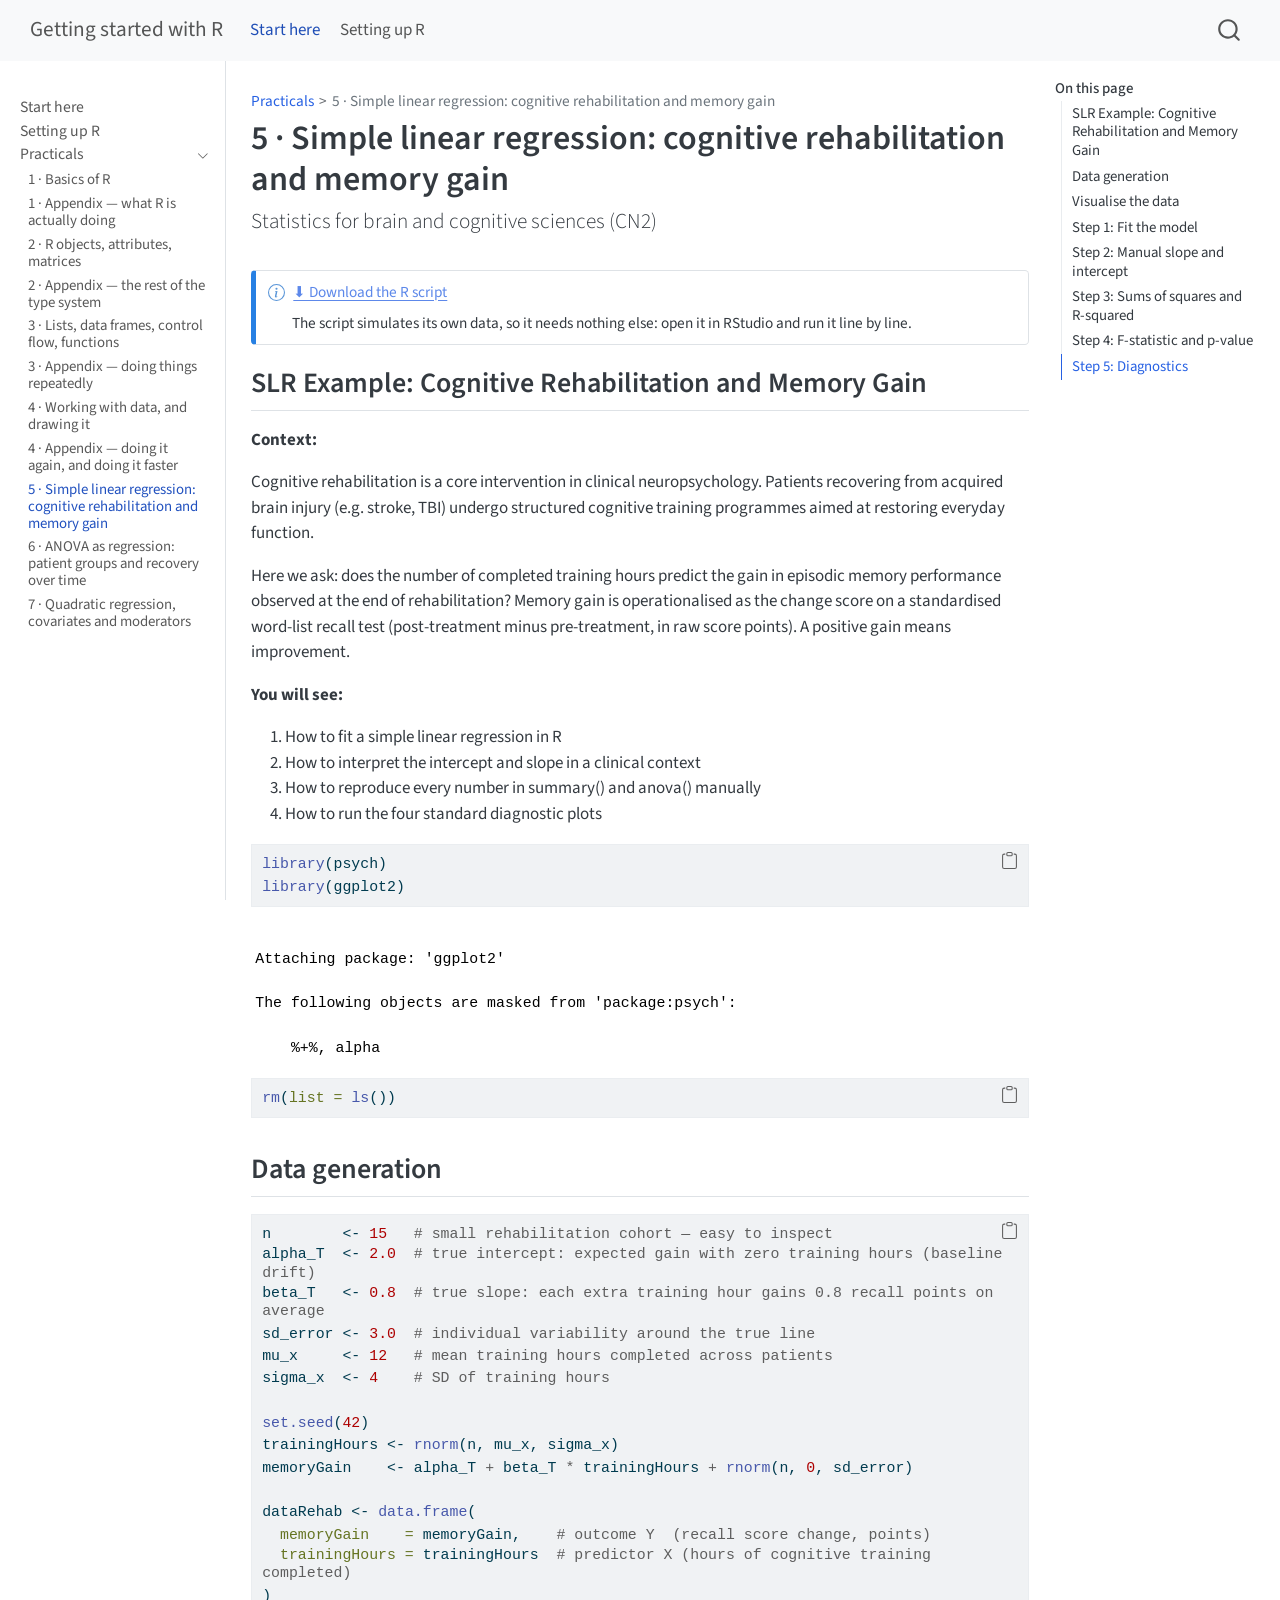
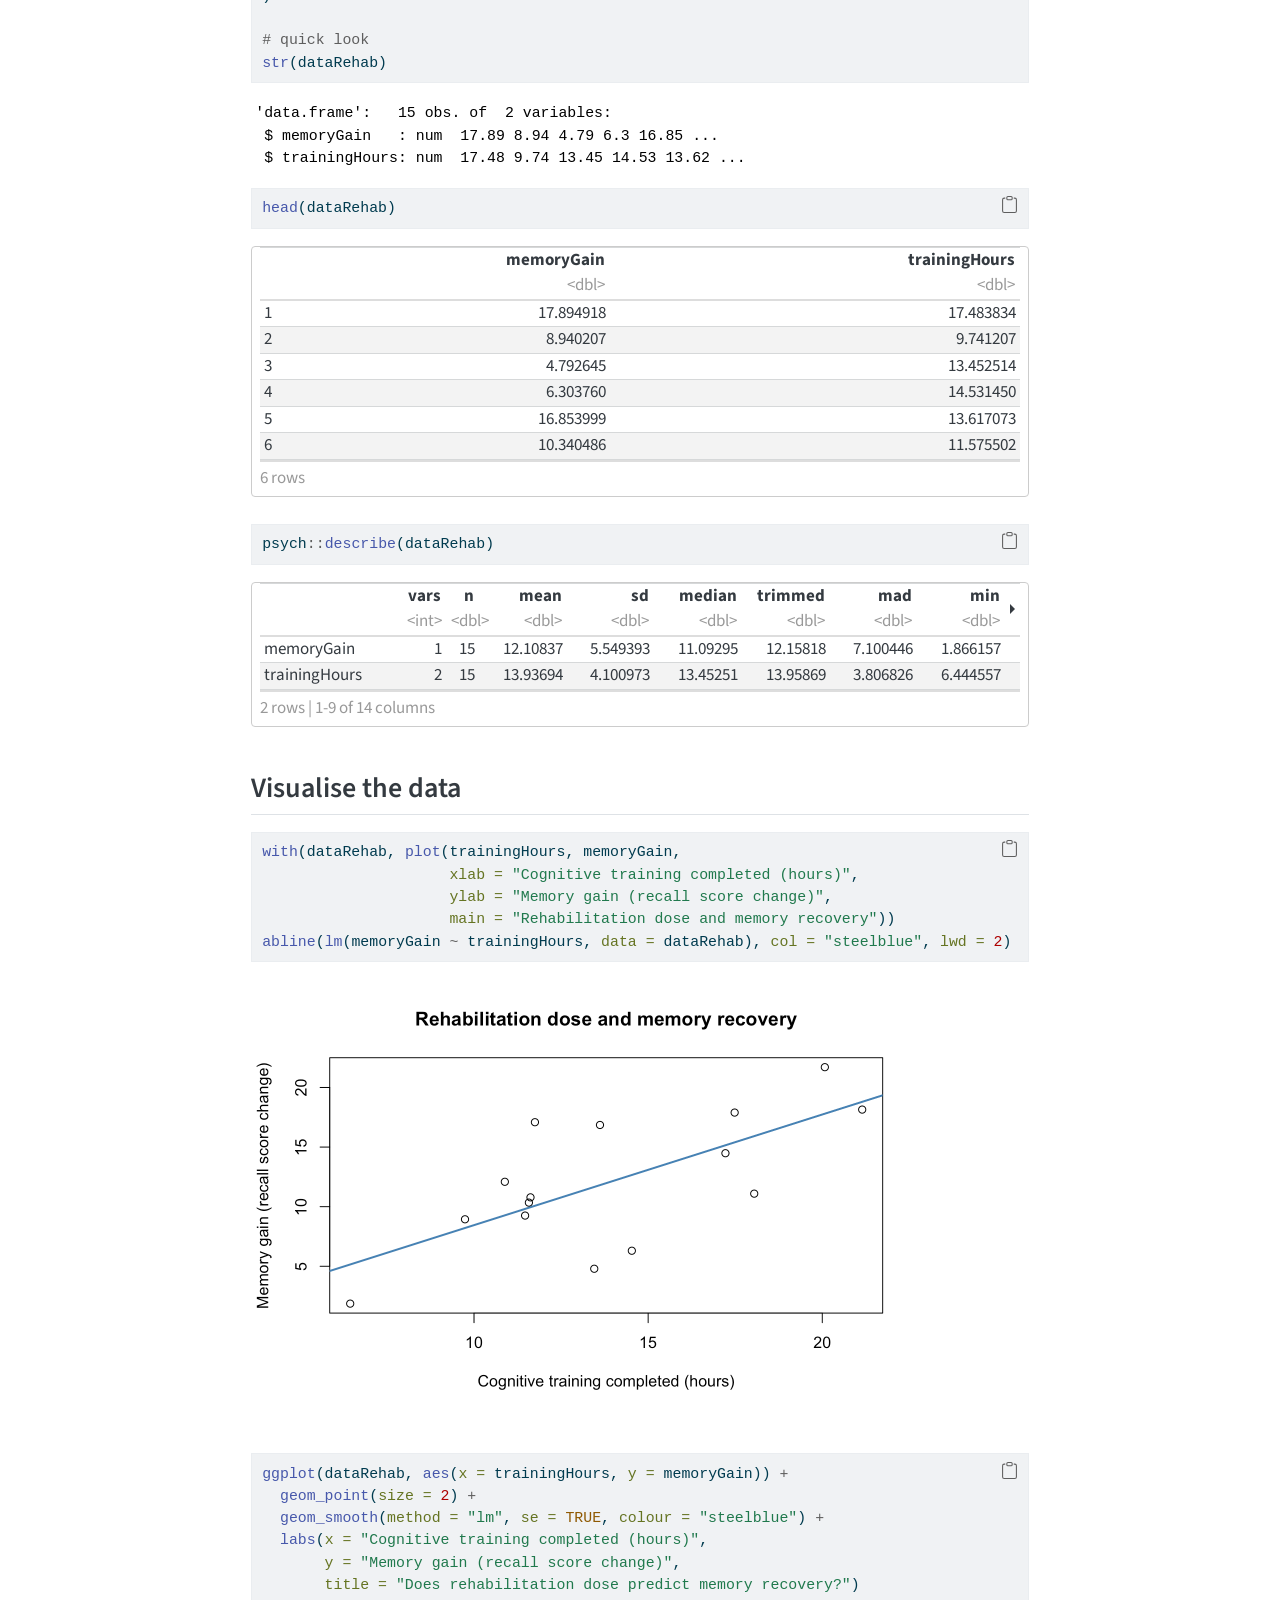
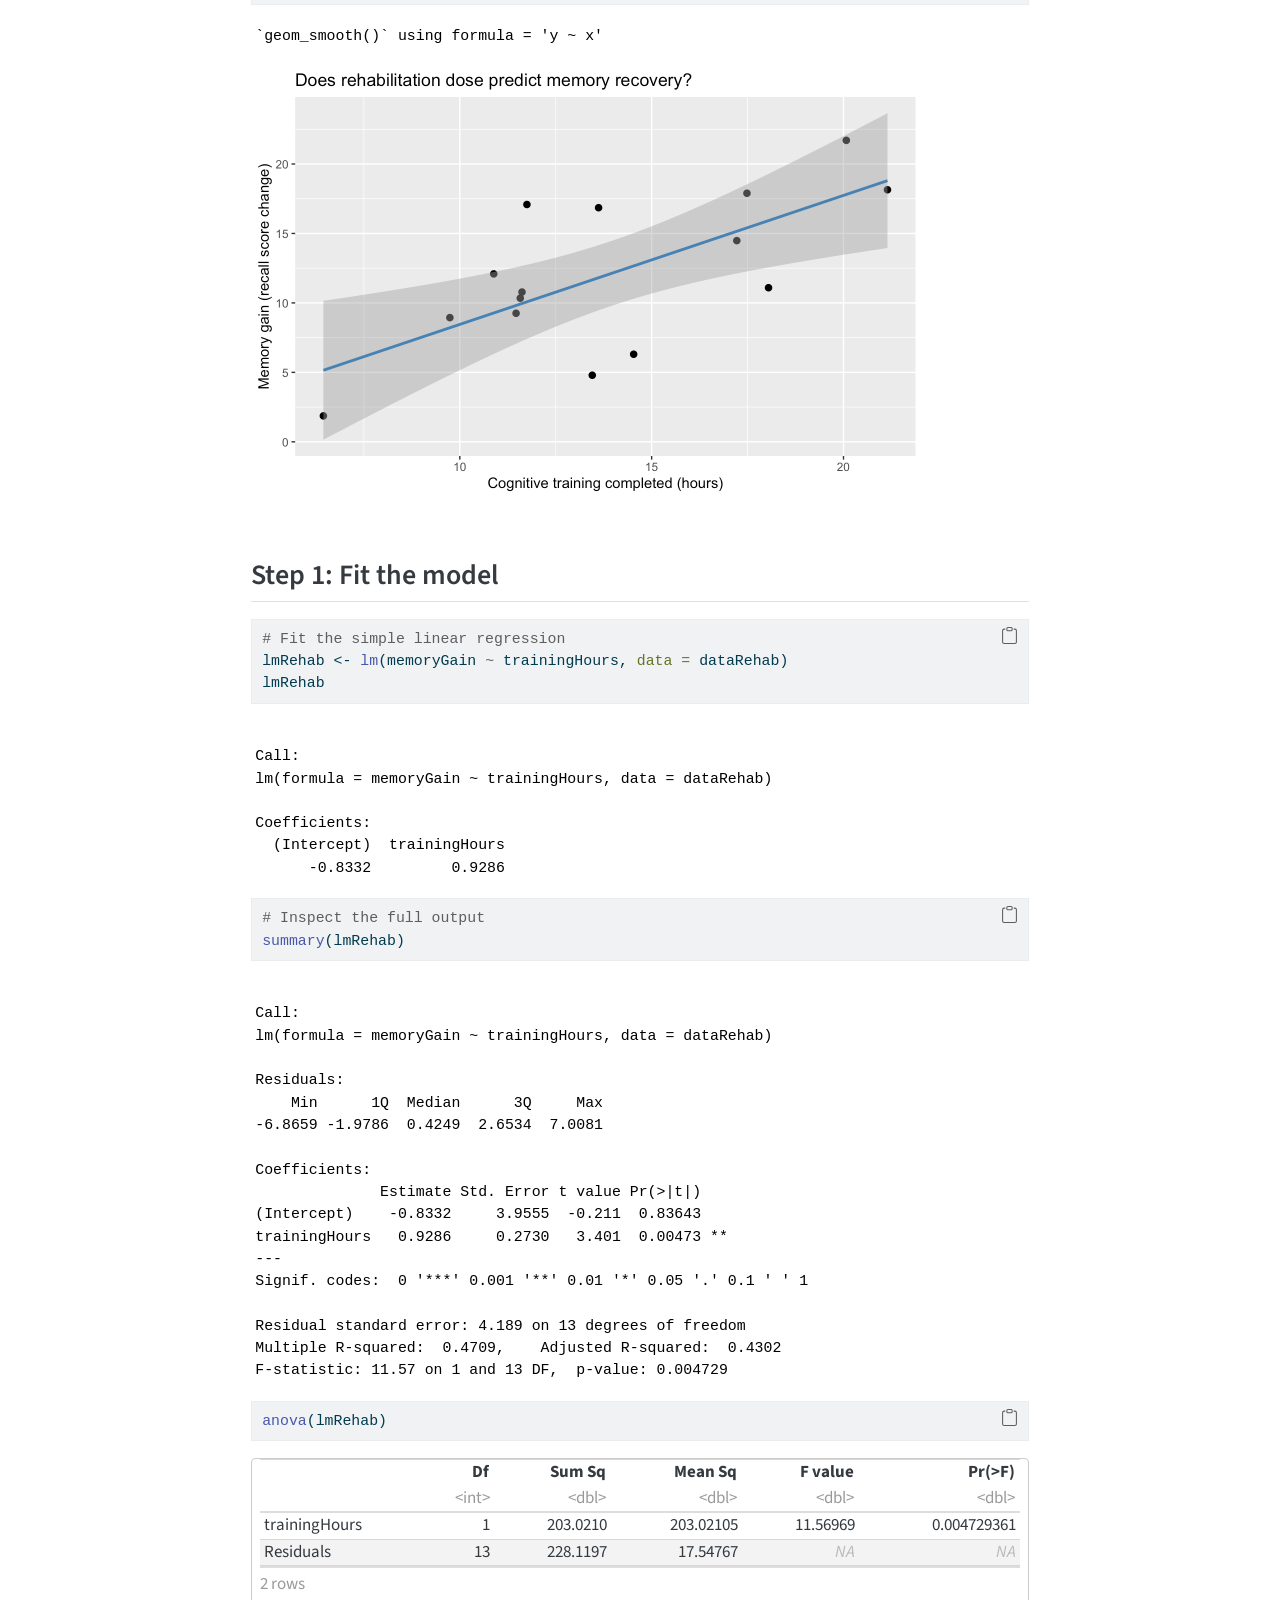
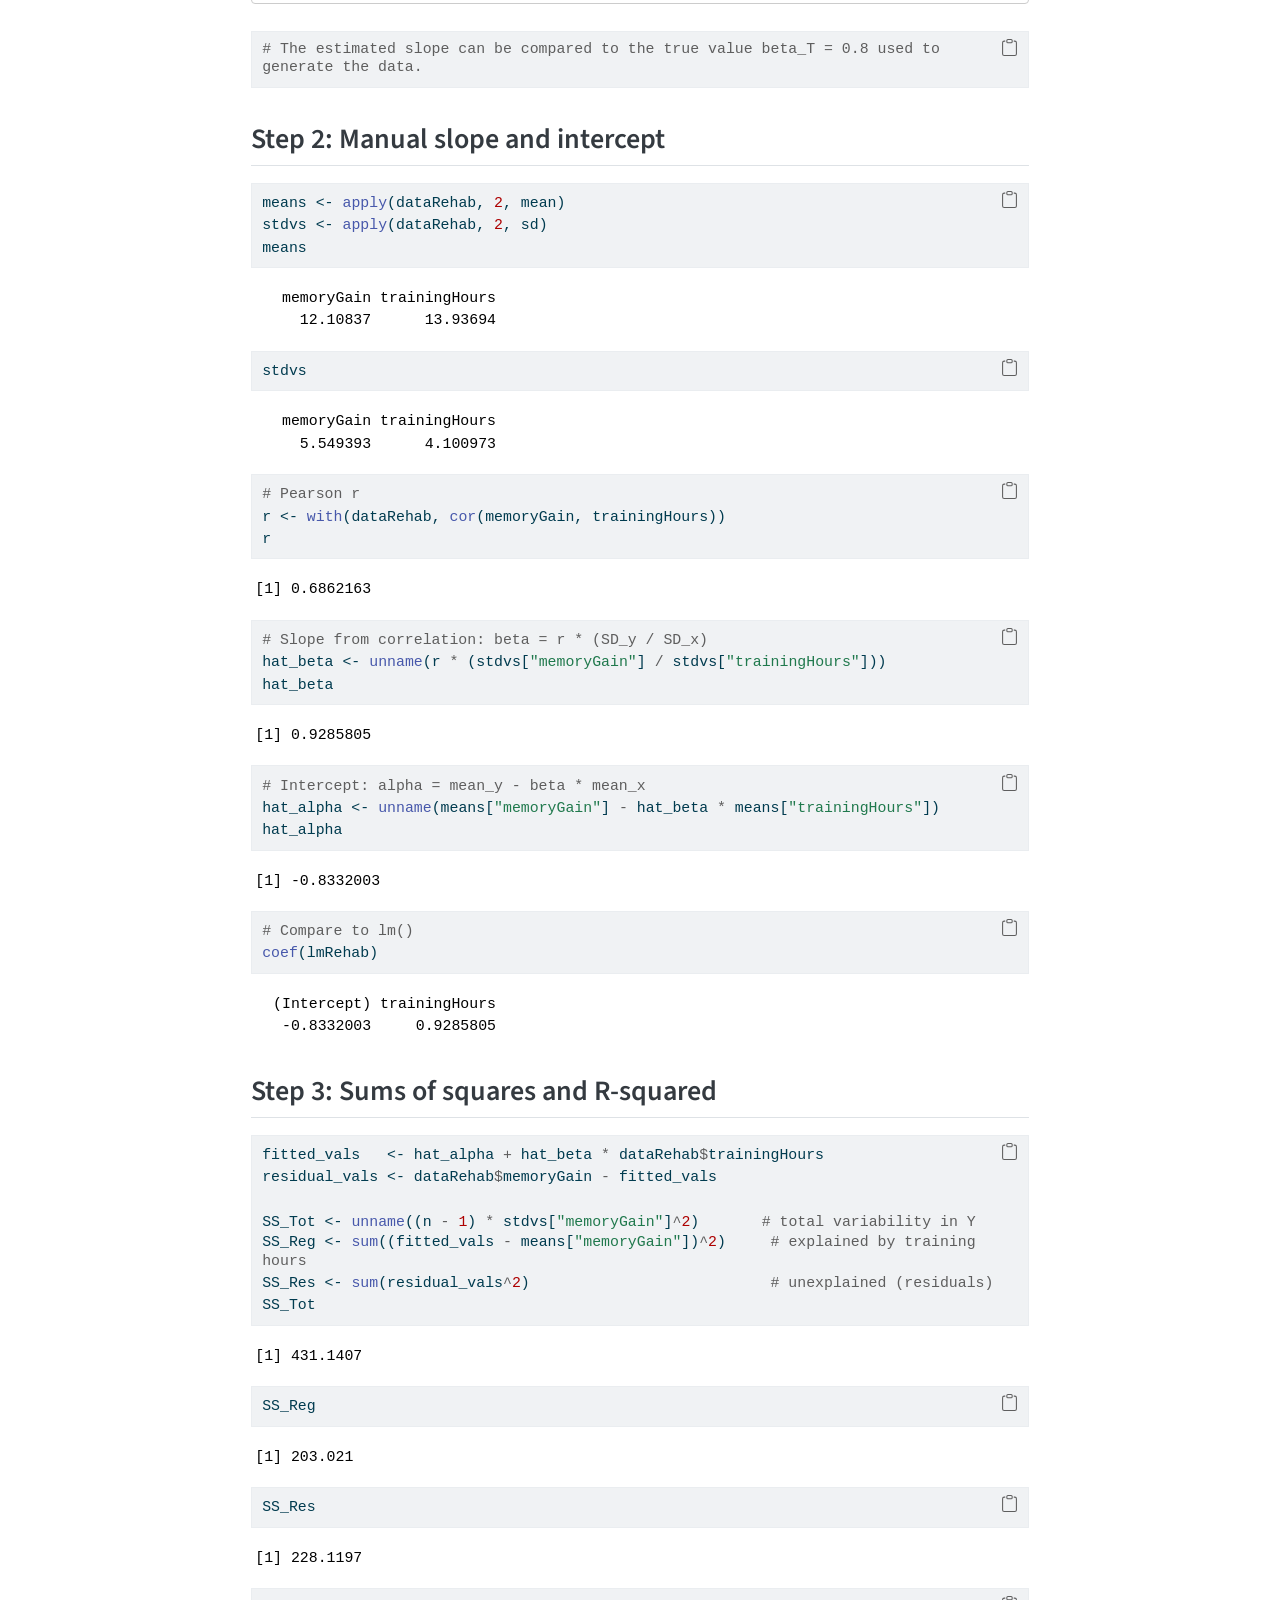
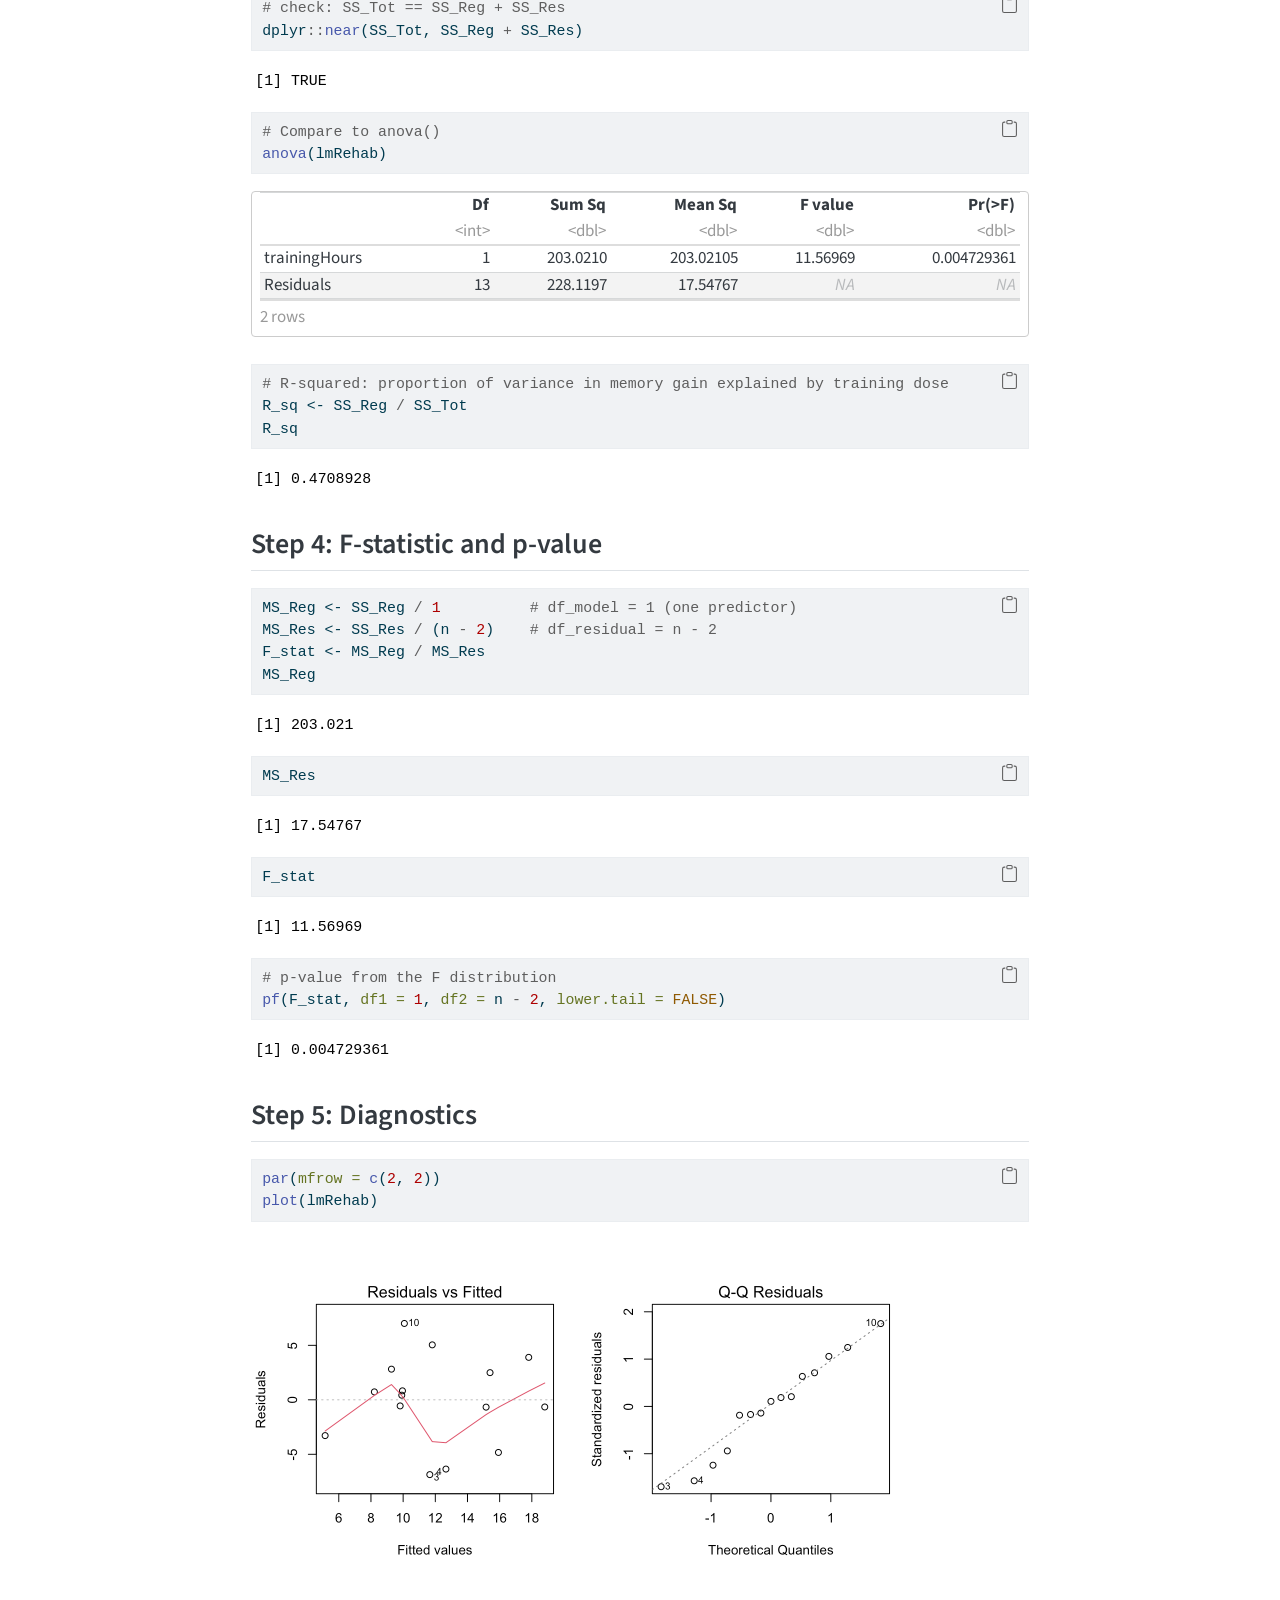
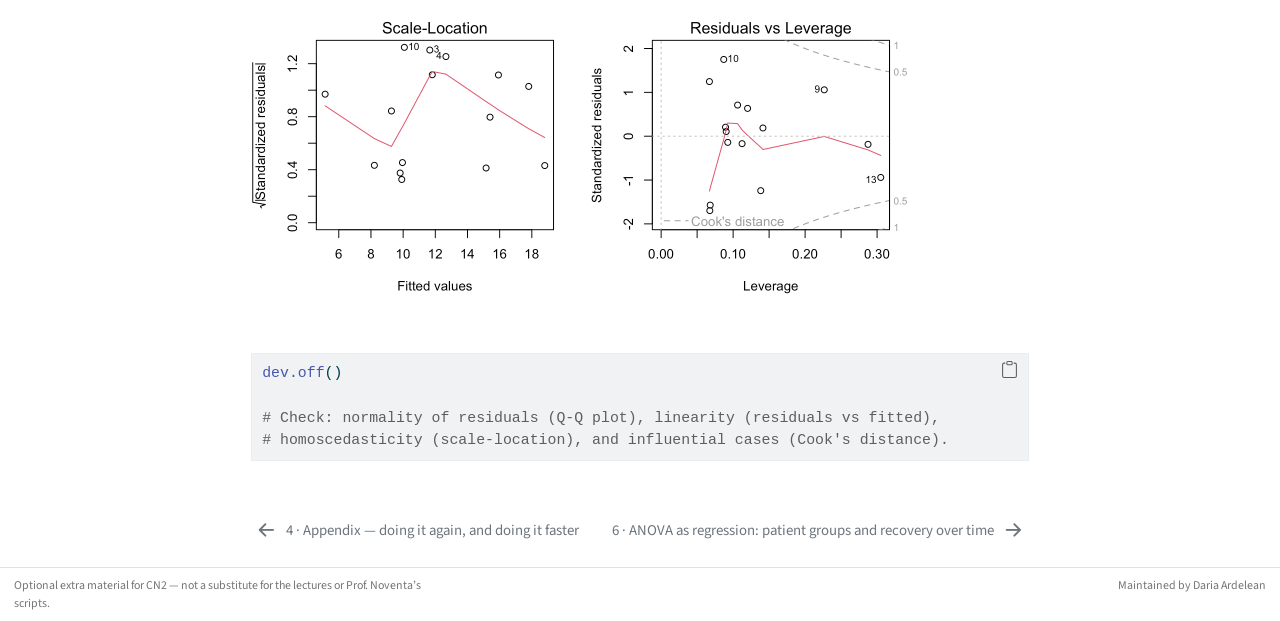
<file: sessions/05-slr-clinical-neuropsychology/index.html>
<!DOCTYPE html>
<html xmlns="http://www.w3.org/1999/xhtml" lang="en" xml:lang="en"><head>

<meta charset="utf-8">
<meta name="generator" content="quarto-1.8.26">

<meta name="viewport" content="width=device-width, initial-scale=1.0, user-scalable=yes">


<title>5 · Simple linear regression: cognitive rehabilitation and memory gain – Getting started with R</title>
<style>
code{white-space: pre-wrap;}
span.smallcaps{font-variant: small-caps;}
div.columns{display: flex; gap: min(4vw, 1.5em);}
div.column{flex: auto; overflow-x: auto;}
div.hanging-indent{margin-left: 1.5em; text-indent: -1.5em;}
ul.task-list{list-style: none;}
ul.task-list li input[type="checkbox"] {
  width: 0.8em;
  margin: 0 0.8em 0.2em -1em; /* quarto-specific, see https://github.com/quarto-dev/quarto-cli/issues/4556 */ 
  vertical-align: middle;
}
/* CSS for syntax highlighting */
html { -webkit-text-size-adjust: 100%; }
pre > code.sourceCode { white-space: pre; position: relative; }
pre > code.sourceCode > span { display: inline-block; line-height: 1.25; }
pre > code.sourceCode > span:empty { height: 1.2em; }
.sourceCode { overflow: visible; }
code.sourceCode > span { color: inherit; text-decoration: inherit; }
div.sourceCode { margin: 1em 0; }
pre.sourceCode { margin: 0; }
@media screen {
div.sourceCode { overflow: auto; }
}
@media print {
pre > code.sourceCode { white-space: pre-wrap; }
pre > code.sourceCode > span { text-indent: -5em; padding-left: 5em; }
}
pre.numberSource code
  { counter-reset: source-line 0; }
pre.numberSource code > span
  { position: relative; left: -4em; counter-increment: source-line; }
pre.numberSource code > span > a:first-child::before
  { content: counter(source-line);
    position: relative; left: -1em; text-align: right; vertical-align: baseline;
    border: none; display: inline-block;
    -webkit-touch-callout: none; -webkit-user-select: none;
    -khtml-user-select: none; -moz-user-select: none;
    -ms-user-select: none; user-select: none;
    padding: 0 4px; width: 4em;
  }
pre.numberSource { margin-left: 3em;  padding-left: 4px; }
div.sourceCode
  {   }
@media screen {
pre > code.sourceCode > span > a:first-child::before { text-decoration: underline; }
}
</style>


<script src="../../site_libs/quarto-nav/quarto-nav.js"></script>
<script src="../../site_libs/quarto-nav/headroom.min.js"></script>
<script src="../../site_libs/clipboard/clipboard.min.js"></script>
<script src="../../site_libs/quarto-search/autocomplete.umd.js"></script>
<script src="../../site_libs/quarto-search/fuse.min.js"></script>
<script src="../../site_libs/quarto-search/quarto-search.js"></script>
<meta name="quarto:offset" content="../../">
<link href="../../sessions/06-anova-clinical-neuropsychology/index.html" rel="next">
<link href="../../sessions/04-working-with-data/appendix.html" rel="prev">
<script src="../../site_libs/quarto-html/quarto.js" type="module"></script>
<script src="../../site_libs/quarto-html/tabsets/tabsets.js" type="module"></script>
<script src="../../site_libs/quarto-html/axe/axe-check.js" type="module"></script>
<script src="../../site_libs/quarto-html/popper.min.js"></script>
<script src="../../site_libs/quarto-html/tippy.umd.min.js"></script>
<script src="../../site_libs/quarto-html/anchor.min.js"></script>
<link href="../../site_libs/quarto-html/tippy.css" rel="stylesheet">
<link href="../../site_libs/quarto-html/quarto-syntax-highlighting-587c61ba64f3a5504c4d52d930310e48.css" rel="stylesheet" id="quarto-text-highlighting-styles">
<script src="../../site_libs/bootstrap/bootstrap.min.js"></script>
<link href="../../site_libs/bootstrap/bootstrap-icons.css" rel="stylesheet">
<link href="../../site_libs/bootstrap/bootstrap-b4acf84f37d6d68f6a15c6fe27913e81.min.css" rel="stylesheet" append-hash="true" id="quarto-bootstrap" data-mode="light">
<script id="quarto-search-options" type="application/json">{
  "location": "navbar",
  "copy-button": false,
  "collapse-after": 3,
  "panel-placement": "end",
  "type": "overlay",
  "limit": 50,
  "keyboard-shortcut": [
    "f",
    "/",
    "s"
  ],
  "show-item-context": false,
  "language": {
    "search-no-results-text": "No results",
    "search-matching-documents-text": "matching documents",
    "search-copy-link-title": "Copy link to search",
    "search-hide-matches-text": "Hide additional matches",
    "search-more-match-text": "more match in this document",
    "search-more-matches-text": "more matches in this document",
    "search-clear-button-title": "Clear",
    "search-text-placeholder": "",
    "search-detached-cancel-button-title": "Cancel",
    "search-submit-button-title": "Submit",
    "search-label": "Search"
  }
}</script>
<link href="../../site_libs/pagedtable-1.1/css/pagedtable.css" rel="stylesheet">
<script src="../../site_libs/pagedtable-1.1/js/pagedtable.js"></script>


<link rel="stylesheet" href="../../styles.css">
</head>

<body class="nav-sidebar docked nav-fixed quarto-light">

<div id="quarto-search-results"></div>
  <header id="quarto-header" class="headroom fixed-top">
    <nav class="navbar navbar-expand-lg " data-bs-theme="dark">
      <div class="navbar-container container-fluid">
      <div class="navbar-brand-container mx-auto">
    <a class="navbar-brand" href="../../index.html">
    <span class="navbar-title">Getting started with R</span>
    </a>
  </div>
            <div id="quarto-search" class="" title="Search"></div>
          <button class="navbar-toggler" type="button" data-bs-toggle="collapse" data-bs-target="#navbarCollapse" aria-controls="navbarCollapse" role="menu" aria-expanded="false" aria-label="Toggle navigation" onclick="if (window.quartoToggleHeadroom) { window.quartoToggleHeadroom(); }">
  <span class="navbar-toggler-icon"></span>
</button>
          <div class="collapse navbar-collapse" id="navbarCollapse">
            <ul class="navbar-nav navbar-nav-scroll me-auto">
  <li class="nav-item">
    <a class="nav-link active" href="../../index.html" aria-current="page"> 
<span class="menu-text">Start here</span></a>
  </li>  
  <li class="nav-item">
    <a class="nav-link" href="../../setup.html"> 
<span class="menu-text">Setting up R</span></a>
  </li>  
</ul>
          </div> <!-- /navcollapse -->
            <div class="quarto-navbar-tools">
</div>
      </div> <!-- /container-fluid -->
    </nav>
  <nav class="quarto-secondary-nav">
    <div class="container-fluid d-flex">
      <button type="button" class="quarto-btn-toggle btn" data-bs-toggle="collapse" role="button" data-bs-target=".quarto-sidebar-collapse-item" aria-controls="quarto-sidebar" aria-expanded="false" aria-label="Toggle sidebar navigation" onclick="if (window.quartoToggleHeadroom) { window.quartoToggleHeadroom(); }">
        <i class="bi bi-layout-text-sidebar-reverse"></i>
      </button>
        <nav class="quarto-page-breadcrumbs" aria-label="breadcrumb"><ol class="breadcrumb"><li class="breadcrumb-item"><a href="../../sessions/01-r-basics/index.html">Practicals</a></li><li class="breadcrumb-item"><a href="../../sessions/05-slr-clinical-neuropsychology/index.html">5 · Simple linear regression: cognitive rehabilitation and memory gain</a></li></ol></nav>
        <a class="flex-grow-1" role="navigation" data-bs-toggle="collapse" data-bs-target=".quarto-sidebar-collapse-item" aria-controls="quarto-sidebar" aria-expanded="false" aria-label="Toggle sidebar navigation" onclick="if (window.quartoToggleHeadroom) { window.quartoToggleHeadroom(); }">      
        </a>
    </div>
  </nav>
</header>
<!-- content -->
<div id="quarto-content" class="quarto-container page-columns page-rows-contents page-layout-article page-navbar">
<!-- sidebar -->
  <nav id="quarto-sidebar" class="sidebar collapse collapse-horizontal quarto-sidebar-collapse-item sidebar-navigation docked overflow-auto">
    <div class="sidebar-menu-container"> 
    <ul class="list-unstyled mt-1">
        <li class="sidebar-item">
  <div class="sidebar-item-container"> 
  <a href="../../index.html" class="sidebar-item-text sidebar-link">
 <span class="menu-text">Start here</span></a>
  </div>
</li>
        <li class="sidebar-item">
  <div class="sidebar-item-container"> 
  <a href="../../setup.html" class="sidebar-item-text sidebar-link">
 <span class="menu-text">Setting up R</span></a>
  </div>
</li>
        <li class="sidebar-item sidebar-item-section">
      <div class="sidebar-item-container"> 
            <a class="sidebar-item-text sidebar-link text-start" data-bs-toggle="collapse" data-bs-target="#quarto-sidebar-section-1" role="navigation" aria-expanded="true">
 <span class="menu-text">Practicals</span></a>
          <a class="sidebar-item-toggle text-start" data-bs-toggle="collapse" data-bs-target="#quarto-sidebar-section-1" role="navigation" aria-expanded="true" aria-label="Toggle section">
            <i class="bi bi-chevron-right ms-2"></i>
          </a> 
      </div>
      <ul id="quarto-sidebar-section-1" class="collapse list-unstyled sidebar-section depth1 show">  
          <li class="sidebar-item">
  <div class="sidebar-item-container"> 
  <a href="../../sessions/01-r-basics/index.html" class="sidebar-item-text sidebar-link">
 <span class="menu-text">1 · Basics of R</span></a>
  </div>
</li>
          <li class="sidebar-item">
  <div class="sidebar-item-container"> 
  <a href="../../sessions/01-r-basics/appendix.html" class="sidebar-item-text sidebar-link">
 <span class="menu-text">1 · Appendix — what R is actually doing</span></a>
  </div>
</li>
          <li class="sidebar-item">
  <div class="sidebar-item-container"> 
  <a href="../../sessions/02-r-objects/index.html" class="sidebar-item-text sidebar-link">
 <span class="menu-text">2 · R objects, attributes, matrices</span></a>
  </div>
</li>
          <li class="sidebar-item">
  <div class="sidebar-item-container"> 
  <a href="../../sessions/02-r-objects/appendix.html" class="sidebar-item-text sidebar-link">
 <span class="menu-text">2 · Appendix — the rest of the type system</span></a>
  </div>
</li>
          <li class="sidebar-item">
  <div class="sidebar-item-container"> 
  <a href="../../sessions/03-lists-dataframes-functions/index.html" class="sidebar-item-text sidebar-link">
 <span class="menu-text">3 · Lists, data frames, control flow, functions</span></a>
  </div>
</li>
          <li class="sidebar-item">
  <div class="sidebar-item-container"> 
  <a href="../../sessions/03-lists-dataframes-functions/appendix.html" class="sidebar-item-text sidebar-link">
 <span class="menu-text">3 · Appendix — doing things repeatedly</span></a>
  </div>
</li>
          <li class="sidebar-item">
  <div class="sidebar-item-container"> 
  <a href="../../sessions/04-working-with-data/index.html" class="sidebar-item-text sidebar-link">
 <span class="menu-text">4 · Working with data, and drawing it</span></a>
  </div>
</li>
          <li class="sidebar-item">
  <div class="sidebar-item-container"> 
  <a href="../../sessions/04-working-with-data/appendix.html" class="sidebar-item-text sidebar-link">
 <span class="menu-text">4 · Appendix — doing it again, and doing it faster</span></a>
  </div>
</li>
          <li class="sidebar-item">
  <div class="sidebar-item-container"> 
  <a href="../../sessions/05-slr-clinical-neuropsychology/index.html" class="sidebar-item-text sidebar-link active">
 <span class="menu-text">5 · Simple linear regression: cognitive rehabilitation and memory gain</span></a>
  </div>
</li>
          <li class="sidebar-item">
  <div class="sidebar-item-container"> 
  <a href="../../sessions/06-anova-clinical-neuropsychology/index.html" class="sidebar-item-text sidebar-link">
 <span class="menu-text">6 · ANOVA as regression: patient groups and recovery over time</span></a>
  </div>
</li>
          <li class="sidebar-item">
  <div class="sidebar-item-container"> 
  <a href="../../sessions/07-ancova-moderation-clinical-neuropsychology/index.html" class="sidebar-item-text sidebar-link">
 <span class="menu-text">7 · Quadratic regression, covariates and moderators</span></a>
  </div>
</li>
      </ul>
  </li>
    </ul>
    </div>
</nav>
<div id="quarto-sidebar-glass" class="quarto-sidebar-collapse-item" data-bs-toggle="collapse" data-bs-target=".quarto-sidebar-collapse-item"></div>
<!-- margin-sidebar -->
    <div id="quarto-margin-sidebar" class="sidebar margin-sidebar">
        <nav id="TOC" role="doc-toc" class="toc-active">
    <h2 id="toc-title">On this page</h2>
   
  <ul>
  <li><a href="#slr-example-cognitive-rehabilitation-and-memory-gain" id="toc-slr-example-cognitive-rehabilitation-and-memory-gain" class="nav-link active" data-scroll-target="#slr-example-cognitive-rehabilitation-and-memory-gain">SLR Example: Cognitive Rehabilitation and Memory Gain</a></li>
  <li><a href="#data-generation" id="toc-data-generation" class="nav-link" data-scroll-target="#data-generation">Data generation</a></li>
  <li><a href="#visualise-the-data" id="toc-visualise-the-data" class="nav-link" data-scroll-target="#visualise-the-data">Visualise the data</a></li>
  <li><a href="#step-1-fit-the-model" id="toc-step-1-fit-the-model" class="nav-link" data-scroll-target="#step-1-fit-the-model">Step 1: Fit the model</a></li>
  <li><a href="#step-2-manual-slope-and-intercept" id="toc-step-2-manual-slope-and-intercept" class="nav-link" data-scroll-target="#step-2-manual-slope-and-intercept">Step 2: Manual slope and intercept</a></li>
  <li><a href="#step-3-sums-of-squares-and-r-squared" id="toc-step-3-sums-of-squares-and-r-squared" class="nav-link" data-scroll-target="#step-3-sums-of-squares-and-r-squared">Step 3: Sums of squares and R-squared</a></li>
  <li><a href="#step-4-f-statistic-and-p-value" id="toc-step-4-f-statistic-and-p-value" class="nav-link" data-scroll-target="#step-4-f-statistic-and-p-value">Step 4: F-statistic and p-value</a></li>
  <li><a href="#step-5-diagnostics" id="toc-step-5-diagnostics" class="nav-link" data-scroll-target="#step-5-diagnostics">Step 5: Diagnostics</a></li>
  </ul>
</nav>
    </div>
<!-- main -->
<main class="content" id="quarto-document-content">

<header id="title-block-header" class="quarto-title-block default"><nav class="quarto-page-breadcrumbs quarto-title-breadcrumbs d-none d-lg-block" aria-label="breadcrumb"><ol class="breadcrumb"><li class="breadcrumb-item"><a href="../../sessions/01-r-basics/index.html">Practicals</a></li><li class="breadcrumb-item"><a href="../../sessions/05-slr-clinical-neuropsychology/index.html">5 · Simple linear regression: cognitive rehabilitation and memory gain</a></li></ol></nav>
<div class="quarto-title">
<h1 class="title">5 · Simple linear regression: cognitive rehabilitation and memory gain</h1>
<p class="subtitle lead">Statistics for brain and cognitive sciences (CN2)</p>
</div>



<div class="quarto-title-meta">

    
  
    
  </div>
  


</header>


<div class="callout callout-style-simple callout-note callout-titled">
<div class="callout-header d-flex align-content-center">
<div class="callout-icon-container">
<i class="callout-icon"></i>
</div>
<div class="callout-title-container flex-fill">
<span class="screen-reader-only">Note</span><a href="../../handouts/05-slr-clinical-neuropsychology/05-slr-clinical-neuropsychology.R" download="05-slr-clinical-neuropsychology.R">⬇ Download the R script</a>
</div>
</div>
<div class="callout-body-container callout-body">
<p>The script simulates its own data, so it needs nothing else: open it in RStudio and run it line by line.</p>
</div>
</div>
<section id="slr-example-cognitive-rehabilitation-and-memory-gain" class="level2">
<h2 class="anchored" data-anchor-id="slr-example-cognitive-rehabilitation-and-memory-gain">SLR Example: Cognitive Rehabilitation and Memory Gain</h2>
<p><strong>Context:</strong></p>
<p>Cognitive rehabilitation is a core intervention in clinical neuropsychology. Patients recovering from acquired brain injury (e.g.&nbsp;stroke, TBI) undergo structured cognitive training programmes aimed at restoring everyday function.</p>
<p>Here we ask: does the number of completed training hours predict the gain in episodic memory performance observed at the end of rehabilitation? Memory gain is operationalised as the change score on a standardised word-list recall test (post-treatment minus pre-treatment, in raw score points). A positive gain means improvement.</p>
<p><strong>You will see:</strong></p>
<ol type="1">
<li>How to fit a simple linear regression in R</li>
<li>How to interpret the intercept and slope in a clinical context</li>
<li>How to reproduce every number in summary() and anova() manually</li>
<li>How to run the four standard diagnostic plots</li>
</ol>
<div class="cell">
<div class="code-copy-outer-scaffold"><div class="sourceCode cell-code" id="cb1"><pre class="sourceCode r code-with-copy"><code class="sourceCode r"><span id="cb1-1"><a href="#cb1-1" aria-hidden="true" tabindex="-1"></a><span class="fu">library</span>(psych)</span>
<span id="cb1-2"><a href="#cb1-2" aria-hidden="true" tabindex="-1"></a><span class="fu">library</span>(ggplot2)</span></code></pre></div><button title="Copy to Clipboard" class="code-copy-button"><i class="bi"></i></button></div>
<div class="cell-output cell-output-stderr">
<pre><code>
Attaching package: 'ggplot2'</code></pre>
</div>
<div class="cell-output cell-output-stderr">
<pre><code>The following objects are masked from 'package:psych':

    %+%, alpha</code></pre>
</div>
<div class="code-copy-outer-scaffold"><div class="sourceCode cell-code" id="cb4"><pre class="sourceCode r code-with-copy"><code class="sourceCode r"><span id="cb4-1"><a href="#cb4-1" aria-hidden="true" tabindex="-1"></a><span class="fu">rm</span>(<span class="at">list =</span> <span class="fu">ls</span>())</span></code></pre></div><button title="Copy to Clipboard" class="code-copy-button"><i class="bi"></i></button></div>
</div>
</section>
<section id="data-generation" class="level2">
<h2 class="anchored" data-anchor-id="data-generation">Data generation</h2>
<div class="cell">
<div class="code-copy-outer-scaffold"><div class="sourceCode cell-code" id="cb5"><pre class="sourceCode r code-with-copy"><code class="sourceCode r"><span id="cb5-1"><a href="#cb5-1" aria-hidden="true" tabindex="-1"></a>n        <span class="ot">&lt;-</span> <span class="dv">15</span>   <span class="co"># small rehabilitation cohort — easy to inspect</span></span>
<span id="cb5-2"><a href="#cb5-2" aria-hidden="true" tabindex="-1"></a>alpha_T  <span class="ot">&lt;-</span> <span class="fl">2.0</span>  <span class="co"># true intercept: expected gain with zero training hours (baseline drift)</span></span>
<span id="cb5-3"><a href="#cb5-3" aria-hidden="true" tabindex="-1"></a>beta_T   <span class="ot">&lt;-</span> <span class="fl">0.8</span>  <span class="co"># true slope: each extra training hour gains 0.8 recall points on average</span></span>
<span id="cb5-4"><a href="#cb5-4" aria-hidden="true" tabindex="-1"></a>sd_error <span class="ot">&lt;-</span> <span class="fl">3.0</span>  <span class="co"># individual variability around the true line</span></span>
<span id="cb5-5"><a href="#cb5-5" aria-hidden="true" tabindex="-1"></a>mu_x     <span class="ot">&lt;-</span> <span class="dv">12</span>   <span class="co"># mean training hours completed across patients</span></span>
<span id="cb5-6"><a href="#cb5-6" aria-hidden="true" tabindex="-1"></a>sigma_x  <span class="ot">&lt;-</span> <span class="dv">4</span>    <span class="co"># SD of training hours</span></span>
<span id="cb5-7"><a href="#cb5-7" aria-hidden="true" tabindex="-1"></a></span>
<span id="cb5-8"><a href="#cb5-8" aria-hidden="true" tabindex="-1"></a><span class="fu">set.seed</span>(<span class="dv">42</span>)</span>
<span id="cb5-9"><a href="#cb5-9" aria-hidden="true" tabindex="-1"></a>trainingHours <span class="ot">&lt;-</span> <span class="fu">rnorm</span>(n, mu_x, sigma_x)</span>
<span id="cb5-10"><a href="#cb5-10" aria-hidden="true" tabindex="-1"></a>memoryGain    <span class="ot">&lt;-</span> alpha_T <span class="sc">+</span> beta_T <span class="sc">*</span> trainingHours <span class="sc">+</span> <span class="fu">rnorm</span>(n, <span class="dv">0</span>, sd_error)</span>
<span id="cb5-11"><a href="#cb5-11" aria-hidden="true" tabindex="-1"></a></span>
<span id="cb5-12"><a href="#cb5-12" aria-hidden="true" tabindex="-1"></a>dataRehab <span class="ot">&lt;-</span> <span class="fu">data.frame</span>(</span>
<span id="cb5-13"><a href="#cb5-13" aria-hidden="true" tabindex="-1"></a>  <span class="at">memoryGain    =</span> memoryGain,    <span class="co"># outcome Y  (recall score change, points)</span></span>
<span id="cb5-14"><a href="#cb5-14" aria-hidden="true" tabindex="-1"></a>  <span class="at">trainingHours =</span> trainingHours  <span class="co"># predictor X (hours of cognitive training completed)</span></span>
<span id="cb5-15"><a href="#cb5-15" aria-hidden="true" tabindex="-1"></a>)</span>
<span id="cb5-16"><a href="#cb5-16" aria-hidden="true" tabindex="-1"></a></span>
<span id="cb5-17"><a href="#cb5-17" aria-hidden="true" tabindex="-1"></a><span class="co"># quick look</span></span>
<span id="cb5-18"><a href="#cb5-18" aria-hidden="true" tabindex="-1"></a><span class="fu">str</span>(dataRehab)</span></code></pre></div><button title="Copy to Clipboard" class="code-copy-button"><i class="bi"></i></button></div>
<div class="cell-output cell-output-stdout">
<pre><code>'data.frame':   15 obs. of  2 variables:
 $ memoryGain   : num  17.89 8.94 4.79 6.3 16.85 ...
 $ trainingHours: num  17.48 9.74 13.45 14.53 13.62 ...</code></pre>
</div>
<div class="code-copy-outer-scaffold"><div class="sourceCode cell-code" id="cb7"><pre class="sourceCode r code-with-copy"><code class="sourceCode r"><span id="cb7-1"><a href="#cb7-1" aria-hidden="true" tabindex="-1"></a><span class="fu">head</span>(dataRehab)</span></code></pre></div><button title="Copy to Clipboard" class="code-copy-button"><i class="bi"></i></button></div>
<div class="cell-output-display">
<div data-pagedtable="false">
  <script data-pagedtable-source="" type="application/json">
{"columns":[{"label":[""],"name":["_rn_"],"type":[""],"align":["left"]},{"label":["memoryGain"],"name":[1],"type":["dbl"],"align":["right"]},{"label":["trainingHours"],"name":[2],"type":["dbl"],"align":["right"]}],"data":[{"1":"17.894918","2":"17.483834","_rn_":"1"},{"1":"8.940207","2":"9.741207","_rn_":"2"},{"1":"4.792645","2":"13.452514","_rn_":"3"},{"1":"6.303760","2":"14.531450","_rn_":"4"},{"1":"16.853999","2":"13.617073","_rn_":"5"},{"1":"10.340486","2":"11.575502","_rn_":"6"}],"options":{"columns":{"min":{},"max":[10]},"rows":{"min":[10],"max":[10]},"pages":{}}}
  </script>
</div>
</div>
<div class="code-copy-outer-scaffold"><div class="sourceCode cell-code" id="cb8"><pre class="sourceCode r code-with-copy"><code class="sourceCode r"><span id="cb8-1"><a href="#cb8-1" aria-hidden="true" tabindex="-1"></a>psych<span class="sc">::</span><span class="fu">describe</span>(dataRehab)</span></code></pre></div><button title="Copy to Clipboard" class="code-copy-button"><i class="bi"></i></button></div>
<div class="cell-output-display">
<div data-pagedtable="false">
  <script data-pagedtable-source="" type="application/json">
{"columns":[{"label":[""],"name":["_rn_"],"type":[""],"align":["left"]},{"label":["vars"],"name":[1],"type":["int"],"align":["right"]},{"label":["n"],"name":[2],"type":["dbl"],"align":["right"]},{"label":["mean"],"name":[3],"type":["dbl"],"align":["right"]},{"label":["sd"],"name":[4],"type":["dbl"],"align":["right"]},{"label":["median"],"name":[5],"type":["dbl"],"align":["right"]},{"label":["trimmed"],"name":[6],"type":["dbl"],"align":["right"]},{"label":["mad"],"name":[7],"type":["dbl"],"align":["right"]},{"label":["min"],"name":[8],"type":["dbl"],"align":["right"]},{"label":["max"],"name":[9],"type":["dbl"],"align":["right"]},{"label":["range"],"name":[10],"type":["dbl"],"align":["right"]},{"label":["skew"],"name":[11],"type":["dbl"],"align":["right"]},{"label":["kurtosis"],"name":[12],"type":["dbl"],"align":["right"]},{"label":["se"],"name":[13],"type":["dbl"],"align":["right"]}],"data":[{"1":"1","2":"15","3":"12.10837","4":"5.549393","5":"11.09295","6":"12.15818","7":"7.100446","8":"1.866157","9":"21.70298","10":"19.83682","11":"-0.0721526","12":"-1.083629","13":"1.432847","_rn_":"memoryGain"},{"1":"2","2":"15","3":"13.93694","4":"4.100973","5":"13.45251","6":"13.95869","7":"3.806826","8":"6.444557","9":"21.14658","10":"14.70202","11":"0.1752306","12":"-1.032456","13":"1.058867","_rn_":"trainingHours"}],"options":{"columns":{"min":{},"max":[10]},"rows":{"min":[10],"max":[10]},"pages":{}}}
  </script>
</div>
</div>
</div>
</section>
<section id="visualise-the-data" class="level2">
<h2 class="anchored" data-anchor-id="visualise-the-data">Visualise the data</h2>
<div class="cell">
<div class="code-copy-outer-scaffold"><div class="sourceCode cell-code" id="cb9"><pre class="sourceCode r code-with-copy"><code class="sourceCode r"><span id="cb9-1"><a href="#cb9-1" aria-hidden="true" tabindex="-1"></a><span class="fu">with</span>(dataRehab, <span class="fu">plot</span>(trainingHours, memoryGain,</span>
<span id="cb9-2"><a href="#cb9-2" aria-hidden="true" tabindex="-1"></a>                     <span class="at">xlab =</span> <span class="st">"Cognitive training completed (hours)"</span>,</span>
<span id="cb9-3"><a href="#cb9-3" aria-hidden="true" tabindex="-1"></a>                     <span class="at">ylab =</span> <span class="st">"Memory gain (recall score change)"</span>,</span>
<span id="cb9-4"><a href="#cb9-4" aria-hidden="true" tabindex="-1"></a>                     <span class="at">main =</span> <span class="st">"Rehabilitation dose and memory recovery"</span>))</span>
<span id="cb9-5"><a href="#cb9-5" aria-hidden="true" tabindex="-1"></a><span class="fu">abline</span>(<span class="fu">lm</span>(memoryGain <span class="sc">~</span> trainingHours, <span class="at">data =</span> dataRehab), <span class="at">col =</span> <span class="st">"steelblue"</span>, <span class="at">lwd =</span> <span class="dv">2</span>)</span></code></pre></div><button title="Copy to Clipboard" class="code-copy-button"><i class="bi"></i></button></div>
<div class="cell-output-display">
<div>
<figure class="figure">
<p><img src="index_files/figure-html/unnamed-chunk-3-1.png" class="img-fluid figure-img" width="672"></p>
</figure>
</div>
</div>
<div class="code-copy-outer-scaffold"><div class="sourceCode cell-code" id="cb10"><pre class="sourceCode r code-with-copy"><code class="sourceCode r"><span id="cb10-1"><a href="#cb10-1" aria-hidden="true" tabindex="-1"></a><span class="fu">ggplot</span>(dataRehab, <span class="fu">aes</span>(<span class="at">x =</span> trainingHours, <span class="at">y =</span> memoryGain)) <span class="sc">+</span></span>
<span id="cb10-2"><a href="#cb10-2" aria-hidden="true" tabindex="-1"></a>  <span class="fu">geom_point</span>(<span class="at">size =</span> <span class="dv">2</span>) <span class="sc">+</span></span>
<span id="cb10-3"><a href="#cb10-3" aria-hidden="true" tabindex="-1"></a>  <span class="fu">geom_smooth</span>(<span class="at">method =</span> <span class="st">"lm"</span>, <span class="at">se =</span> <span class="cn">TRUE</span>, <span class="at">colour =</span> <span class="st">"steelblue"</span>) <span class="sc">+</span></span>
<span id="cb10-4"><a href="#cb10-4" aria-hidden="true" tabindex="-1"></a>  <span class="fu">labs</span>(<span class="at">x =</span> <span class="st">"Cognitive training completed (hours)"</span>,</span>
<span id="cb10-5"><a href="#cb10-5" aria-hidden="true" tabindex="-1"></a>       <span class="at">y =</span> <span class="st">"Memory gain (recall score change)"</span>,</span>
<span id="cb10-6"><a href="#cb10-6" aria-hidden="true" tabindex="-1"></a>       <span class="at">title =</span> <span class="st">"Does rehabilitation dose predict memory recovery?"</span>)</span></code></pre></div><button title="Copy to Clipboard" class="code-copy-button"><i class="bi"></i></button></div>
<div class="cell-output cell-output-stderr">
<pre><code>`geom_smooth()` using formula = 'y ~ x'</code></pre>
</div>
<div class="cell-output-display">
<div>
<figure class="figure">
<p><img src="index_files/figure-html/unnamed-chunk-3-2.png" class="img-fluid figure-img" width="672"></p>
</figure>
</div>
</div>
</div>
</section>
<section id="step-1-fit-the-model" class="level2">
<h2 class="anchored" data-anchor-id="step-1-fit-the-model">Step 1: Fit the model</h2>
<div class="cell">
<div class="code-copy-outer-scaffold"><div class="sourceCode cell-code" id="cb12"><pre class="sourceCode r code-with-copy"><code class="sourceCode r"><span id="cb12-1"><a href="#cb12-1" aria-hidden="true" tabindex="-1"></a><span class="co"># Fit the simple linear regression</span></span>
<span id="cb12-2"><a href="#cb12-2" aria-hidden="true" tabindex="-1"></a>lmRehab <span class="ot">&lt;-</span> <span class="fu">lm</span>(memoryGain <span class="sc">~</span> trainingHours, <span class="at">data =</span> dataRehab)</span>
<span id="cb12-3"><a href="#cb12-3" aria-hidden="true" tabindex="-1"></a>lmRehab</span></code></pre></div><button title="Copy to Clipboard" class="code-copy-button"><i class="bi"></i></button></div>
<div class="cell-output cell-output-stdout">
<pre><code>
Call:
lm(formula = memoryGain ~ trainingHours, data = dataRehab)

Coefficients:
  (Intercept)  trainingHours  
      -0.8332         0.9286  </code></pre>
</div>
<div class="code-copy-outer-scaffold"><div class="sourceCode cell-code" id="cb14"><pre class="sourceCode r code-with-copy"><code class="sourceCode r"><span id="cb14-1"><a href="#cb14-1" aria-hidden="true" tabindex="-1"></a><span class="co"># Inspect the full output</span></span>
<span id="cb14-2"><a href="#cb14-2" aria-hidden="true" tabindex="-1"></a><span class="fu">summary</span>(lmRehab)</span></code></pre></div><button title="Copy to Clipboard" class="code-copy-button"><i class="bi"></i></button></div>
<div class="cell-output cell-output-stdout">
<pre><code>
Call:
lm(formula = memoryGain ~ trainingHours, data = dataRehab)

Residuals:
    Min      1Q  Median      3Q     Max 
-6.8659 -1.9786  0.4249  2.6534  7.0081 

Coefficients:
              Estimate Std. Error t value Pr(&gt;|t|)   
(Intercept)    -0.8332     3.9555  -0.211  0.83643   
trainingHours   0.9286     0.2730   3.401  0.00473 **
---
Signif. codes:  0 '***' 0.001 '**' 0.01 '*' 0.05 '.' 0.1 ' ' 1

Residual standard error: 4.189 on 13 degrees of freedom
Multiple R-squared:  0.4709,    Adjusted R-squared:  0.4302 
F-statistic: 11.57 on 1 and 13 DF,  p-value: 0.004729</code></pre>
</div>
<div class="code-copy-outer-scaffold"><div class="sourceCode cell-code" id="cb16"><pre class="sourceCode r code-with-copy"><code class="sourceCode r"><span id="cb16-1"><a href="#cb16-1" aria-hidden="true" tabindex="-1"></a><span class="fu">anova</span>(lmRehab)</span></code></pre></div><button title="Copy to Clipboard" class="code-copy-button"><i class="bi"></i></button></div>
<div class="cell-output-display">
<div data-pagedtable="false">
  <script data-pagedtable-source="" type="application/json">
{"columns":[{"label":[""],"name":["_rn_"],"type":[""],"align":["left"]},{"label":["Df"],"name":[1],"type":["int"],"align":["right"]},{"label":["Sum Sq"],"name":[2],"type":["dbl"],"align":["right"]},{"label":["Mean Sq"],"name":[3],"type":["dbl"],"align":["right"]},{"label":["F value"],"name":[4],"type":["dbl"],"align":["right"]},{"label":["Pr(>F)"],"name":[5],"type":["dbl"],"align":["right"]}],"data":[{"1":"1","2":"203.0210","3":"203.02105","4":"11.56969","5":"0.004729361","_rn_":"trainingHours"},{"1":"13","2":"228.1197","3":"17.54767","4":"NA","5":"NA","_rn_":"Residuals"}],"options":{"columns":{"min":{},"max":[10]},"rows":{"min":[10],"max":[10]},"pages":{}}}
  </script>
</div>
</div>
<div class="code-copy-outer-scaffold"><div class="sourceCode cell-code" id="cb17"><pre class="sourceCode r code-with-copy"><code class="sourceCode r"><span id="cb17-1"><a href="#cb17-1" aria-hidden="true" tabindex="-1"></a><span class="co"># The estimated slope can be compared to the true value beta_T = 0.8 used to generate the data.</span></span></code></pre></div><button title="Copy to Clipboard" class="code-copy-button"><i class="bi"></i></button></div>
</div>
</section>
<section id="step-2-manual-slope-and-intercept" class="level2">
<h2 class="anchored" data-anchor-id="step-2-manual-slope-and-intercept">Step 2: Manual slope and intercept</h2>
<div class="cell">
<div class="code-copy-outer-scaffold"><div class="sourceCode cell-code" id="cb18"><pre class="sourceCode r code-with-copy"><code class="sourceCode r"><span id="cb18-1"><a href="#cb18-1" aria-hidden="true" tabindex="-1"></a>means <span class="ot">&lt;-</span> <span class="fu">apply</span>(dataRehab, <span class="dv">2</span>, mean)</span>
<span id="cb18-2"><a href="#cb18-2" aria-hidden="true" tabindex="-1"></a>stdvs <span class="ot">&lt;-</span> <span class="fu">apply</span>(dataRehab, <span class="dv">2</span>, sd)</span>
<span id="cb18-3"><a href="#cb18-3" aria-hidden="true" tabindex="-1"></a>means</span></code></pre></div><button title="Copy to Clipboard" class="code-copy-button"><i class="bi"></i></button></div>
<div class="cell-output cell-output-stdout">
<pre><code>   memoryGain trainingHours 
     12.10837      13.93694 </code></pre>
</div>
<div class="code-copy-outer-scaffold"><div class="sourceCode cell-code" id="cb20"><pre class="sourceCode r code-with-copy"><code class="sourceCode r"><span id="cb20-1"><a href="#cb20-1" aria-hidden="true" tabindex="-1"></a>stdvs</span></code></pre></div><button title="Copy to Clipboard" class="code-copy-button"><i class="bi"></i></button></div>
<div class="cell-output cell-output-stdout">
<pre><code>   memoryGain trainingHours 
     5.549393      4.100973 </code></pre>
</div>
<div class="code-copy-outer-scaffold"><div class="sourceCode cell-code" id="cb22"><pre class="sourceCode r code-with-copy"><code class="sourceCode r"><span id="cb22-1"><a href="#cb22-1" aria-hidden="true" tabindex="-1"></a><span class="co"># Pearson r</span></span>
<span id="cb22-2"><a href="#cb22-2" aria-hidden="true" tabindex="-1"></a>r <span class="ot">&lt;-</span> <span class="fu">with</span>(dataRehab, <span class="fu">cor</span>(memoryGain, trainingHours))</span>
<span id="cb22-3"><a href="#cb22-3" aria-hidden="true" tabindex="-1"></a>r</span></code></pre></div><button title="Copy to Clipboard" class="code-copy-button"><i class="bi"></i></button></div>
<div class="cell-output cell-output-stdout">
<pre><code>[1] 0.6862163</code></pre>
</div>
<div class="code-copy-outer-scaffold"><div class="sourceCode cell-code" id="cb24"><pre class="sourceCode r code-with-copy"><code class="sourceCode r"><span id="cb24-1"><a href="#cb24-1" aria-hidden="true" tabindex="-1"></a><span class="co"># Slope from correlation: beta = r * (SD_y / SD_x)</span></span>
<span id="cb24-2"><a href="#cb24-2" aria-hidden="true" tabindex="-1"></a>hat_beta <span class="ot">&lt;-</span> <span class="fu">unname</span>(r <span class="sc">*</span> (stdvs[<span class="st">"memoryGain"</span>] <span class="sc">/</span> stdvs[<span class="st">"trainingHours"</span>]))</span>
<span id="cb24-3"><a href="#cb24-3" aria-hidden="true" tabindex="-1"></a>hat_beta</span></code></pre></div><button title="Copy to Clipboard" class="code-copy-button"><i class="bi"></i></button></div>
<div class="cell-output cell-output-stdout">
<pre><code>[1] 0.9285805</code></pre>
</div>
<div class="code-copy-outer-scaffold"><div class="sourceCode cell-code" id="cb26"><pre class="sourceCode r code-with-copy"><code class="sourceCode r"><span id="cb26-1"><a href="#cb26-1" aria-hidden="true" tabindex="-1"></a><span class="co"># Intercept: alpha = mean_y - beta * mean_x</span></span>
<span id="cb26-2"><a href="#cb26-2" aria-hidden="true" tabindex="-1"></a>hat_alpha <span class="ot">&lt;-</span> <span class="fu">unname</span>(means[<span class="st">"memoryGain"</span>] <span class="sc">-</span> hat_beta <span class="sc">*</span> means[<span class="st">"trainingHours"</span>])</span>
<span id="cb26-3"><a href="#cb26-3" aria-hidden="true" tabindex="-1"></a>hat_alpha</span></code></pre></div><button title="Copy to Clipboard" class="code-copy-button"><i class="bi"></i></button></div>
<div class="cell-output cell-output-stdout">
<pre><code>[1] -0.8332003</code></pre>
</div>
<div class="code-copy-outer-scaffold"><div class="sourceCode cell-code" id="cb28"><pre class="sourceCode r code-with-copy"><code class="sourceCode r"><span id="cb28-1"><a href="#cb28-1" aria-hidden="true" tabindex="-1"></a><span class="co"># Compare to lm()</span></span>
<span id="cb28-2"><a href="#cb28-2" aria-hidden="true" tabindex="-1"></a><span class="fu">coef</span>(lmRehab)</span></code></pre></div><button title="Copy to Clipboard" class="code-copy-button"><i class="bi"></i></button></div>
<div class="cell-output cell-output-stdout">
<pre><code>  (Intercept) trainingHours 
   -0.8332003     0.9285805 </code></pre>
</div>
</div>
</section>
<section id="step-3-sums-of-squares-and-r-squared" class="level2">
<h2 class="anchored" data-anchor-id="step-3-sums-of-squares-and-r-squared">Step 3: Sums of squares and R-squared</h2>
<div class="cell">
<div class="code-copy-outer-scaffold"><div class="sourceCode cell-code" id="cb30"><pre class="sourceCode r code-with-copy"><code class="sourceCode r"><span id="cb30-1"><a href="#cb30-1" aria-hidden="true" tabindex="-1"></a>fitted_vals   <span class="ot">&lt;-</span> hat_alpha <span class="sc">+</span> hat_beta <span class="sc">*</span> dataRehab<span class="sc">$</span>trainingHours</span>
<span id="cb30-2"><a href="#cb30-2" aria-hidden="true" tabindex="-1"></a>residual_vals <span class="ot">&lt;-</span> dataRehab<span class="sc">$</span>memoryGain <span class="sc">-</span> fitted_vals</span>
<span id="cb30-3"><a href="#cb30-3" aria-hidden="true" tabindex="-1"></a></span>
<span id="cb30-4"><a href="#cb30-4" aria-hidden="true" tabindex="-1"></a>SS_Tot <span class="ot">&lt;-</span> <span class="fu">unname</span>((n <span class="sc">-</span> <span class="dv">1</span>) <span class="sc">*</span> stdvs[<span class="st">"memoryGain"</span>]<span class="sc">^</span><span class="dv">2</span>)       <span class="co"># total variability in Y</span></span>
<span id="cb30-5"><a href="#cb30-5" aria-hidden="true" tabindex="-1"></a>SS_Reg <span class="ot">&lt;-</span> <span class="fu">sum</span>((fitted_vals <span class="sc">-</span> means[<span class="st">"memoryGain"</span>])<span class="sc">^</span><span class="dv">2</span>)     <span class="co"># explained by training hours</span></span>
<span id="cb30-6"><a href="#cb30-6" aria-hidden="true" tabindex="-1"></a>SS_Res <span class="ot">&lt;-</span> <span class="fu">sum</span>(residual_vals<span class="sc">^</span><span class="dv">2</span>)                           <span class="co"># unexplained (residuals)</span></span>
<span id="cb30-7"><a href="#cb30-7" aria-hidden="true" tabindex="-1"></a>SS_Tot</span></code></pre></div><button title="Copy to Clipboard" class="code-copy-button"><i class="bi"></i></button></div>
<div class="cell-output cell-output-stdout">
<pre><code>[1] 431.1407</code></pre>
</div>
<div class="code-copy-outer-scaffold"><div class="sourceCode cell-code" id="cb32"><pre class="sourceCode r code-with-copy"><code class="sourceCode r"><span id="cb32-1"><a href="#cb32-1" aria-hidden="true" tabindex="-1"></a>SS_Reg</span></code></pre></div><button title="Copy to Clipboard" class="code-copy-button"><i class="bi"></i></button></div>
<div class="cell-output cell-output-stdout">
<pre><code>[1] 203.021</code></pre>
</div>
<div class="code-copy-outer-scaffold"><div class="sourceCode cell-code" id="cb34"><pre class="sourceCode r code-with-copy"><code class="sourceCode r"><span id="cb34-1"><a href="#cb34-1" aria-hidden="true" tabindex="-1"></a>SS_Res</span></code></pre></div><button title="Copy to Clipboard" class="code-copy-button"><i class="bi"></i></button></div>
<div class="cell-output cell-output-stdout">
<pre><code>[1] 228.1197</code></pre>
</div>
<div class="code-copy-outer-scaffold"><div class="sourceCode cell-code" id="cb36"><pre class="sourceCode r code-with-copy"><code class="sourceCode r"><span id="cb36-1"><a href="#cb36-1" aria-hidden="true" tabindex="-1"></a><span class="co"># check: SS_Tot == SS_Reg + SS_Res</span></span>
<span id="cb36-2"><a href="#cb36-2" aria-hidden="true" tabindex="-1"></a>dplyr<span class="sc">::</span><span class="fu">near</span>(SS_Tot, SS_Reg <span class="sc">+</span> SS_Res)</span></code></pre></div><button title="Copy to Clipboard" class="code-copy-button"><i class="bi"></i></button></div>
<div class="cell-output cell-output-stdout">
<pre><code>[1] TRUE</code></pre>
</div>
<div class="code-copy-outer-scaffold"><div class="sourceCode cell-code" id="cb38"><pre class="sourceCode r code-with-copy"><code class="sourceCode r"><span id="cb38-1"><a href="#cb38-1" aria-hidden="true" tabindex="-1"></a><span class="co"># Compare to anova()</span></span>
<span id="cb38-2"><a href="#cb38-2" aria-hidden="true" tabindex="-1"></a><span class="fu">anova</span>(lmRehab)</span></code></pre></div><button title="Copy to Clipboard" class="code-copy-button"><i class="bi"></i></button></div>
<div class="cell-output-display">
<div data-pagedtable="false">
  <script data-pagedtable-source="" type="application/json">
{"columns":[{"label":[""],"name":["_rn_"],"type":[""],"align":["left"]},{"label":["Df"],"name":[1],"type":["int"],"align":["right"]},{"label":["Sum Sq"],"name":[2],"type":["dbl"],"align":["right"]},{"label":["Mean Sq"],"name":[3],"type":["dbl"],"align":["right"]},{"label":["F value"],"name":[4],"type":["dbl"],"align":["right"]},{"label":["Pr(>F)"],"name":[5],"type":["dbl"],"align":["right"]}],"data":[{"1":"1","2":"203.0210","3":"203.02105","4":"11.56969","5":"0.004729361","_rn_":"trainingHours"},{"1":"13","2":"228.1197","3":"17.54767","4":"NA","5":"NA","_rn_":"Residuals"}],"options":{"columns":{"min":{},"max":[10]},"rows":{"min":[10],"max":[10]},"pages":{}}}
  </script>
</div>
</div>
<div class="code-copy-outer-scaffold"><div class="sourceCode cell-code" id="cb39"><pre class="sourceCode r code-with-copy"><code class="sourceCode r"><span id="cb39-1"><a href="#cb39-1" aria-hidden="true" tabindex="-1"></a><span class="co"># R-squared: proportion of variance in memory gain explained by training dose</span></span>
<span id="cb39-2"><a href="#cb39-2" aria-hidden="true" tabindex="-1"></a>R_sq <span class="ot">&lt;-</span> SS_Reg <span class="sc">/</span> SS_Tot</span>
<span id="cb39-3"><a href="#cb39-3" aria-hidden="true" tabindex="-1"></a>R_sq</span></code></pre></div><button title="Copy to Clipboard" class="code-copy-button"><i class="bi"></i></button></div>
<div class="cell-output cell-output-stdout">
<pre><code>[1] 0.4708928</code></pre>
</div>
</div>
</section>
<section id="step-4-f-statistic-and-p-value" class="level2">
<h2 class="anchored" data-anchor-id="step-4-f-statistic-and-p-value">Step 4: F-statistic and p-value</h2>
<div class="cell">
<div class="code-copy-outer-scaffold"><div class="sourceCode cell-code" id="cb41"><pre class="sourceCode r code-with-copy"><code class="sourceCode r"><span id="cb41-1"><a href="#cb41-1" aria-hidden="true" tabindex="-1"></a>MS_Reg <span class="ot">&lt;-</span> SS_Reg <span class="sc">/</span> <span class="dv">1</span>          <span class="co"># df_model = 1 (one predictor)</span></span>
<span id="cb41-2"><a href="#cb41-2" aria-hidden="true" tabindex="-1"></a>MS_Res <span class="ot">&lt;-</span> SS_Res <span class="sc">/</span> (n <span class="sc">-</span> <span class="dv">2</span>)    <span class="co"># df_residual = n - 2</span></span>
<span id="cb41-3"><a href="#cb41-3" aria-hidden="true" tabindex="-1"></a>F_stat <span class="ot">&lt;-</span> MS_Reg <span class="sc">/</span> MS_Res</span>
<span id="cb41-4"><a href="#cb41-4" aria-hidden="true" tabindex="-1"></a>MS_Reg</span></code></pre></div><button title="Copy to Clipboard" class="code-copy-button"><i class="bi"></i></button></div>
<div class="cell-output cell-output-stdout">
<pre><code>[1] 203.021</code></pre>
</div>
<div class="code-copy-outer-scaffold"><div class="sourceCode cell-code" id="cb43"><pre class="sourceCode r code-with-copy"><code class="sourceCode r"><span id="cb43-1"><a href="#cb43-1" aria-hidden="true" tabindex="-1"></a>MS_Res</span></code></pre></div><button title="Copy to Clipboard" class="code-copy-button"><i class="bi"></i></button></div>
<div class="cell-output cell-output-stdout">
<pre><code>[1] 17.54767</code></pre>
</div>
<div class="code-copy-outer-scaffold"><div class="sourceCode cell-code" id="cb45"><pre class="sourceCode r code-with-copy"><code class="sourceCode r"><span id="cb45-1"><a href="#cb45-1" aria-hidden="true" tabindex="-1"></a>F_stat</span></code></pre></div><button title="Copy to Clipboard" class="code-copy-button"><i class="bi"></i></button></div>
<div class="cell-output cell-output-stdout">
<pre><code>[1] 11.56969</code></pre>
</div>
<div class="code-copy-outer-scaffold"><div class="sourceCode cell-code" id="cb47"><pre class="sourceCode r code-with-copy"><code class="sourceCode r"><span id="cb47-1"><a href="#cb47-1" aria-hidden="true" tabindex="-1"></a><span class="co"># p-value from the F distribution</span></span>
<span id="cb47-2"><a href="#cb47-2" aria-hidden="true" tabindex="-1"></a><span class="fu">pf</span>(F_stat, <span class="at">df1 =</span> <span class="dv">1</span>, <span class="at">df2 =</span> n <span class="sc">-</span> <span class="dv">2</span>, <span class="at">lower.tail =</span> <span class="cn">FALSE</span>)</span></code></pre></div><button title="Copy to Clipboard" class="code-copy-button"><i class="bi"></i></button></div>
<div class="cell-output cell-output-stdout">
<pre><code>[1] 0.004729361</code></pre>
</div>
</div>
</section>
<section id="step-5-diagnostics" class="level2">
<h2 class="anchored" data-anchor-id="step-5-diagnostics">Step 5: Diagnostics</h2>
<div class="cell">
<div class="code-copy-outer-scaffold"><div class="sourceCode cell-code" id="cb49"><pre class="sourceCode r code-with-copy"><code class="sourceCode r"><span id="cb49-1"><a href="#cb49-1" aria-hidden="true" tabindex="-1"></a><span class="fu">par</span>(<span class="at">mfrow =</span> <span class="fu">c</span>(<span class="dv">2</span>, <span class="dv">2</span>))</span>
<span id="cb49-2"><a href="#cb49-2" aria-hidden="true" tabindex="-1"></a><span class="fu">plot</span>(lmRehab)</span></code></pre></div><button title="Copy to Clipboard" class="code-copy-button"><i class="bi"></i></button></div>
<div class="cell-output-display">
<div>
<figure class="figure">
<p><img src="index_files/figure-html/unnamed-chunk-8-1.png" class="img-fluid figure-img" width="672"></p>
</figure>
</div>
</div>
<div class="code-copy-outer-scaffold"><div class="sourceCode cell-code" id="cb50"><pre class="sourceCode r code-with-copy"><code class="sourceCode r"><span id="cb50-1"><a href="#cb50-1" aria-hidden="true" tabindex="-1"></a><span class="fu">dev.off</span>()</span>
<span id="cb50-2"><a href="#cb50-2" aria-hidden="true" tabindex="-1"></a></span>
<span id="cb50-3"><a href="#cb50-3" aria-hidden="true" tabindex="-1"></a><span class="co"># Check: normality of residuals (Q-Q plot), linearity (residuals vs fitted),</span></span>
<span id="cb50-4"><a href="#cb50-4" aria-hidden="true" tabindex="-1"></a><span class="co"># homoscedasticity (scale-location), and influential cases (Cook's distance).</span></span></code></pre></div><button title="Copy to Clipboard" class="code-copy-button"><i class="bi"></i></button></div>
</div>


</section>

</main> <!-- /main -->
<script id="quarto-html-after-body" type="application/javascript">
  window.document.addEventListener("DOMContentLoaded", function (event) {
    const icon = "";
    const anchorJS = new window.AnchorJS();
    anchorJS.options = {
      placement: 'right',
      icon: icon
    };
    anchorJS.add('.anchored');
    const isCodeAnnotation = (el) => {
      for (const clz of el.classList) {
        if (clz.startsWith('code-annotation-')) {                     
          return true;
        }
      }
      return false;
    }
    const onCopySuccess = function(e) {
      // button target
      const button = e.trigger;
      // don't keep focus
      button.blur();
      // flash "checked"
      button.classList.add('code-copy-button-checked');
      var currentTitle = button.getAttribute("title");
      button.setAttribute("title", "Copied!");
      let tooltip;
      if (window.bootstrap) {
        button.setAttribute("data-bs-toggle", "tooltip");
        button.setAttribute("data-bs-placement", "left");
        button.setAttribute("data-bs-title", "Copied!");
        tooltip = new bootstrap.Tooltip(button, 
          { trigger: "manual", 
            customClass: "code-copy-button-tooltip",
            offset: [0, -8]});
        tooltip.show();    
      }
      setTimeout(function() {
        if (tooltip) {
          tooltip.hide();
          button.removeAttribute("data-bs-title");
          button.removeAttribute("data-bs-toggle");
          button.removeAttribute("data-bs-placement");
        }
        button.setAttribute("title", currentTitle);
        button.classList.remove('code-copy-button-checked');
      }, 1000);
      // clear code selection
      e.clearSelection();
    }
    const getTextToCopy = function(trigger) {
      const outerScaffold = trigger.parentElement.cloneNode(true);
      const codeEl = outerScaffold.querySelector('code');
      for (const childEl of codeEl.children) {
        if (isCodeAnnotation(childEl)) {
          childEl.remove();
        }
      }
      return codeEl.innerText;
    }
    const clipboard = new window.ClipboardJS('.code-copy-button:not([data-in-quarto-modal])', {
      text: getTextToCopy
    });
    clipboard.on('success', onCopySuccess);
    if (window.document.getElementById('quarto-embedded-source-code-modal')) {
      const clipboardModal = new window.ClipboardJS('.code-copy-button[data-in-quarto-modal]', {
        text: getTextToCopy,
        container: window.document.getElementById('quarto-embedded-source-code-modal')
      });
      clipboardModal.on('success', onCopySuccess);
    }
      var localhostRegex = new RegExp(/^(?:http|https):\/\/localhost\:?[0-9]*\//);
      var mailtoRegex = new RegExp(/^mailto:/);
        var filterRegex = new RegExp("https:\/\/dariaalexiaardelean\.github\.io\/getting-started-with-r\/");
      var isInternal = (href) => {
          return filterRegex.test(href) || localhostRegex.test(href) || mailtoRegex.test(href);
      }
      // Inspect non-navigation links and adorn them if external
     var links = window.document.querySelectorAll('a[href]:not(.nav-link):not(.navbar-brand):not(.toc-action):not(.sidebar-link):not(.sidebar-item-toggle):not(.pagination-link):not(.no-external):not([aria-hidden]):not(.dropdown-item):not(.quarto-navigation-tool):not(.about-link)');
      for (var i=0; i<links.length; i++) {
        const link = links[i];
        if (!isInternal(link.href)) {
          // undo the damage that might have been done by quarto-nav.js in the case of
          // links that we want to consider external
          if (link.dataset.originalHref !== undefined) {
            link.href = link.dataset.originalHref;
          }
        }
      }
    function tippyHover(el, contentFn, onTriggerFn, onUntriggerFn) {
      const config = {
        allowHTML: true,
        maxWidth: 500,
        delay: 100,
        arrow: false,
        appendTo: function(el) {
            return el.parentElement;
        },
        interactive: true,
        interactiveBorder: 10,
        theme: 'quarto',
        placement: 'bottom-start',
      };
      if (contentFn) {
        config.content = contentFn;
      }
      if (onTriggerFn) {
        config.onTrigger = onTriggerFn;
      }
      if (onUntriggerFn) {
        config.onUntrigger = onUntriggerFn;
      }
      window.tippy(el, config); 
    }
    const noterefs = window.document.querySelectorAll('a[role="doc-noteref"]');
    for (var i=0; i<noterefs.length; i++) {
      const ref = noterefs[i];
      tippyHover(ref, function() {
        // use id or data attribute instead here
        let href = ref.getAttribute('data-footnote-href') || ref.getAttribute('href');
        try { href = new URL(href).hash; } catch {}
        const id = href.replace(/^#\/?/, "");
        const note = window.document.getElementById(id);
        if (note) {
          return note.innerHTML;
        } else {
          return "";
        }
      });
    }
    const xrefs = window.document.querySelectorAll('a.quarto-xref');
    const processXRef = (id, note) => {
      // Strip column container classes
      const stripColumnClz = (el) => {
        el.classList.remove("page-full", "page-columns");
        if (el.children) {
          for (const child of el.children) {
            stripColumnClz(child);
          }
        }
      }
      stripColumnClz(note)
      if (id === null || id.startsWith('sec-')) {
        // Special case sections, only their first couple elements
        const container = document.createElement("div");
        if (note.children && note.children.length > 2) {
          container.appendChild(note.children[0].cloneNode(true));
          for (let i = 1; i < note.children.length; i++) {
            const child = note.children[i];
            if (child.tagName === "P" && child.innerText === "") {
              continue;
            } else {
              container.appendChild(child.cloneNode(true));
              break;
            }
          }
          if (window.Quarto?.typesetMath) {
            window.Quarto.typesetMath(container);
          }
          return container.innerHTML
        } else {
          if (window.Quarto?.typesetMath) {
            window.Quarto.typesetMath(note);
          }
          return note.innerHTML;
        }
      } else {
        // Remove any anchor links if they are present
        const anchorLink = note.querySelector('a.anchorjs-link');
        if (anchorLink) {
          anchorLink.remove();
        }
        if (window.Quarto?.typesetMath) {
          window.Quarto.typesetMath(note);
        }
        if (note.classList.contains("callout")) {
          return note.outerHTML;
        } else {
          return note.innerHTML;
        }
      }
    }
    for (var i=0; i<xrefs.length; i++) {
      const xref = xrefs[i];
      tippyHover(xref, undefined, function(instance) {
        instance.disable();
        let url = xref.getAttribute('href');
        let hash = undefined; 
        if (url.startsWith('#')) {
          hash = url;
        } else {
          try { hash = new URL(url).hash; } catch {}
        }
        if (hash) {
          const id = hash.replace(/^#\/?/, "");
          const note = window.document.getElementById(id);
          if (note !== null) {
            try {
              const html = processXRef(id, note.cloneNode(true));
              instance.setContent(html);
            } finally {
              instance.enable();
              instance.show();
            }
          } else {
            // See if we can fetch this
            fetch(url.split('#')[0])
            .then(res => res.text())
            .then(html => {
              const parser = new DOMParser();
              const htmlDoc = parser.parseFromString(html, "text/html");
              const note = htmlDoc.getElementById(id);
              if (note !== null) {
                const html = processXRef(id, note);
                instance.setContent(html);
              } 
            }).finally(() => {
              instance.enable();
              instance.show();
            });
          }
        } else {
          // See if we can fetch a full url (with no hash to target)
          // This is a special case and we should probably do some content thinning / targeting
          fetch(url)
          .then(res => res.text())
          .then(html => {
            const parser = new DOMParser();
            const htmlDoc = parser.parseFromString(html, "text/html");
            const note = htmlDoc.querySelector('main.content');
            if (note !== null) {
              // This should only happen for chapter cross references
              // (since there is no id in the URL)
              // remove the first header
              if (note.children.length > 0 && note.children[0].tagName === "HEADER") {
                note.children[0].remove();
              }
              const html = processXRef(null, note);
              instance.setContent(html);
            } 
          }).finally(() => {
            instance.enable();
            instance.show();
          });
        }
      }, function(instance) {
      });
    }
        let selectedAnnoteEl;
        const selectorForAnnotation = ( cell, annotation) => {
          let cellAttr = 'data-code-cell="' + cell + '"';
          let lineAttr = 'data-code-annotation="' +  annotation + '"';
          const selector = 'span[' + cellAttr + '][' + lineAttr + ']';
          return selector;
        }
        const selectCodeLines = (annoteEl) => {
          const doc = window.document;
          const targetCell = annoteEl.getAttribute("data-target-cell");
          const targetAnnotation = annoteEl.getAttribute("data-target-annotation");
          const annoteSpan = window.document.querySelector(selectorForAnnotation(targetCell, targetAnnotation));
          const lines = annoteSpan.getAttribute("data-code-lines").split(",");
          const lineIds = lines.map((line) => {
            return targetCell + "-" + line;
          })
          let top = null;
          let height = null;
          let parent = null;
          if (lineIds.length > 0) {
              //compute the position of the single el (top and bottom and make a div)
              const el = window.document.getElementById(lineIds[0]);
              top = el.offsetTop;
              height = el.offsetHeight;
              parent = el.parentElement.parentElement;
            if (lineIds.length > 1) {
              const lastEl = window.document.getElementById(lineIds[lineIds.length - 1]);
              const bottom = lastEl.offsetTop + lastEl.offsetHeight;
              height = bottom - top;
            }
            if (top !== null && height !== null && parent !== null) {
              // cook up a div (if necessary) and position it 
              let div = window.document.getElementById("code-annotation-line-highlight");
              if (div === null) {
                div = window.document.createElement("div");
                div.setAttribute("id", "code-annotation-line-highlight");
                div.style.position = 'absolute';
                parent.appendChild(div);
              }
              div.style.top = top - 2 + "px";
              div.style.height = height + 4 + "px";
              div.style.left = 0;
              let gutterDiv = window.document.getElementById("code-annotation-line-highlight-gutter");
              if (gutterDiv === null) {
                gutterDiv = window.document.createElement("div");
                gutterDiv.setAttribute("id", "code-annotation-line-highlight-gutter");
                gutterDiv.style.position = 'absolute';
                const codeCell = window.document.getElementById(targetCell);
                const gutter = codeCell.querySelector('.code-annotation-gutter');
                gutter.appendChild(gutterDiv);
              }
              gutterDiv.style.top = top - 2 + "px";
              gutterDiv.style.height = height + 4 + "px";
            }
            selectedAnnoteEl = annoteEl;
          }
        };
        const unselectCodeLines = () => {
          const elementsIds = ["code-annotation-line-highlight", "code-annotation-line-highlight-gutter"];
          elementsIds.forEach((elId) => {
            const div = window.document.getElementById(elId);
            if (div) {
              div.remove();
            }
          });
          selectedAnnoteEl = undefined;
        };
          // Handle positioning of the toggle
      window.addEventListener(
        "resize",
        throttle(() => {
          elRect = undefined;
          if (selectedAnnoteEl) {
            selectCodeLines(selectedAnnoteEl);
          }
        }, 10)
      );
      function throttle(fn, ms) {
      let throttle = false;
      let timer;
        return (...args) => {
          if(!throttle) { // first call gets through
              fn.apply(this, args);
              throttle = true;
          } else { // all the others get throttled
              if(timer) clearTimeout(timer); // cancel #2
              timer = setTimeout(() => {
                fn.apply(this, args);
                timer = throttle = false;
              }, ms);
          }
        };
      }
        // Attach click handler to the DT
        const annoteDls = window.document.querySelectorAll('dt[data-target-cell]');
        for (const annoteDlNode of annoteDls) {
          annoteDlNode.addEventListener('click', (event) => {
            const clickedEl = event.target;
            if (clickedEl !== selectedAnnoteEl) {
              unselectCodeLines();
              const activeEl = window.document.querySelector('dt[data-target-cell].code-annotation-active');
              if (activeEl) {
                activeEl.classList.remove('code-annotation-active');
              }
              selectCodeLines(clickedEl);
              clickedEl.classList.add('code-annotation-active');
            } else {
              // Unselect the line
              unselectCodeLines();
              clickedEl.classList.remove('code-annotation-active');
            }
          });
        }
    const findCites = (el) => {
      const parentEl = el.parentElement;
      if (parentEl) {
        const cites = parentEl.dataset.cites;
        if (cites) {
          return {
            el,
            cites: cites.split(' ')
          };
        } else {
          return findCites(el.parentElement)
        }
      } else {
        return undefined;
      }
    };
    var bibliorefs = window.document.querySelectorAll('a[role="doc-biblioref"]');
    for (var i=0; i<bibliorefs.length; i++) {
      const ref = bibliorefs[i];
      const citeInfo = findCites(ref);
      if (citeInfo) {
        tippyHover(citeInfo.el, function() {
          var popup = window.document.createElement('div');
          citeInfo.cites.forEach(function(cite) {
            var citeDiv = window.document.createElement('div');
            citeDiv.classList.add('hanging-indent');
            citeDiv.classList.add('csl-entry');
            var biblioDiv = window.document.getElementById('ref-' + cite);
            if (biblioDiv) {
              citeDiv.innerHTML = biblioDiv.innerHTML;
            }
            popup.appendChild(citeDiv);
          });
          return popup.innerHTML;
        });
      }
    }
  });
  </script>
<nav class="page-navigation">
  <div class="nav-page nav-page-previous">
      <a href="../../sessions/04-working-with-data/appendix.html" class="pagination-link" aria-label="4 · Appendix — doing it again, and doing it faster">
        <i class="bi bi-arrow-left-short"></i> <span class="nav-page-text">4 · Appendix — doing it again, and doing it faster</span>
      </a>          
  </div>
  <div class="nav-page nav-page-next">
      <a href="../../sessions/06-anova-clinical-neuropsychology/index.html" class="pagination-link" aria-label="6 · ANOVA as regression: patient groups and recovery over time">
        <span class="nav-page-text">6 · ANOVA as regression: patient groups and recovery over time</span> <i class="bi bi-arrow-right-short"></i>
      </a>
  </div>
</nav>
</div> <!-- /content -->
<footer class="footer">
  <div class="nav-footer">
    <div class="nav-footer-left">
<p>Optional extra material for CN2 — not a substitute for the lectures or Prof.&nbsp;Noventa’s scripts.</p>
</div>   
    <div class="nav-footer-center">
      &nbsp;
    </div>
    <div class="nav-footer-right">
<p>Maintained by Daria Ardelean</p>
</div>
  </div>
</footer>




</body></html>
</file>
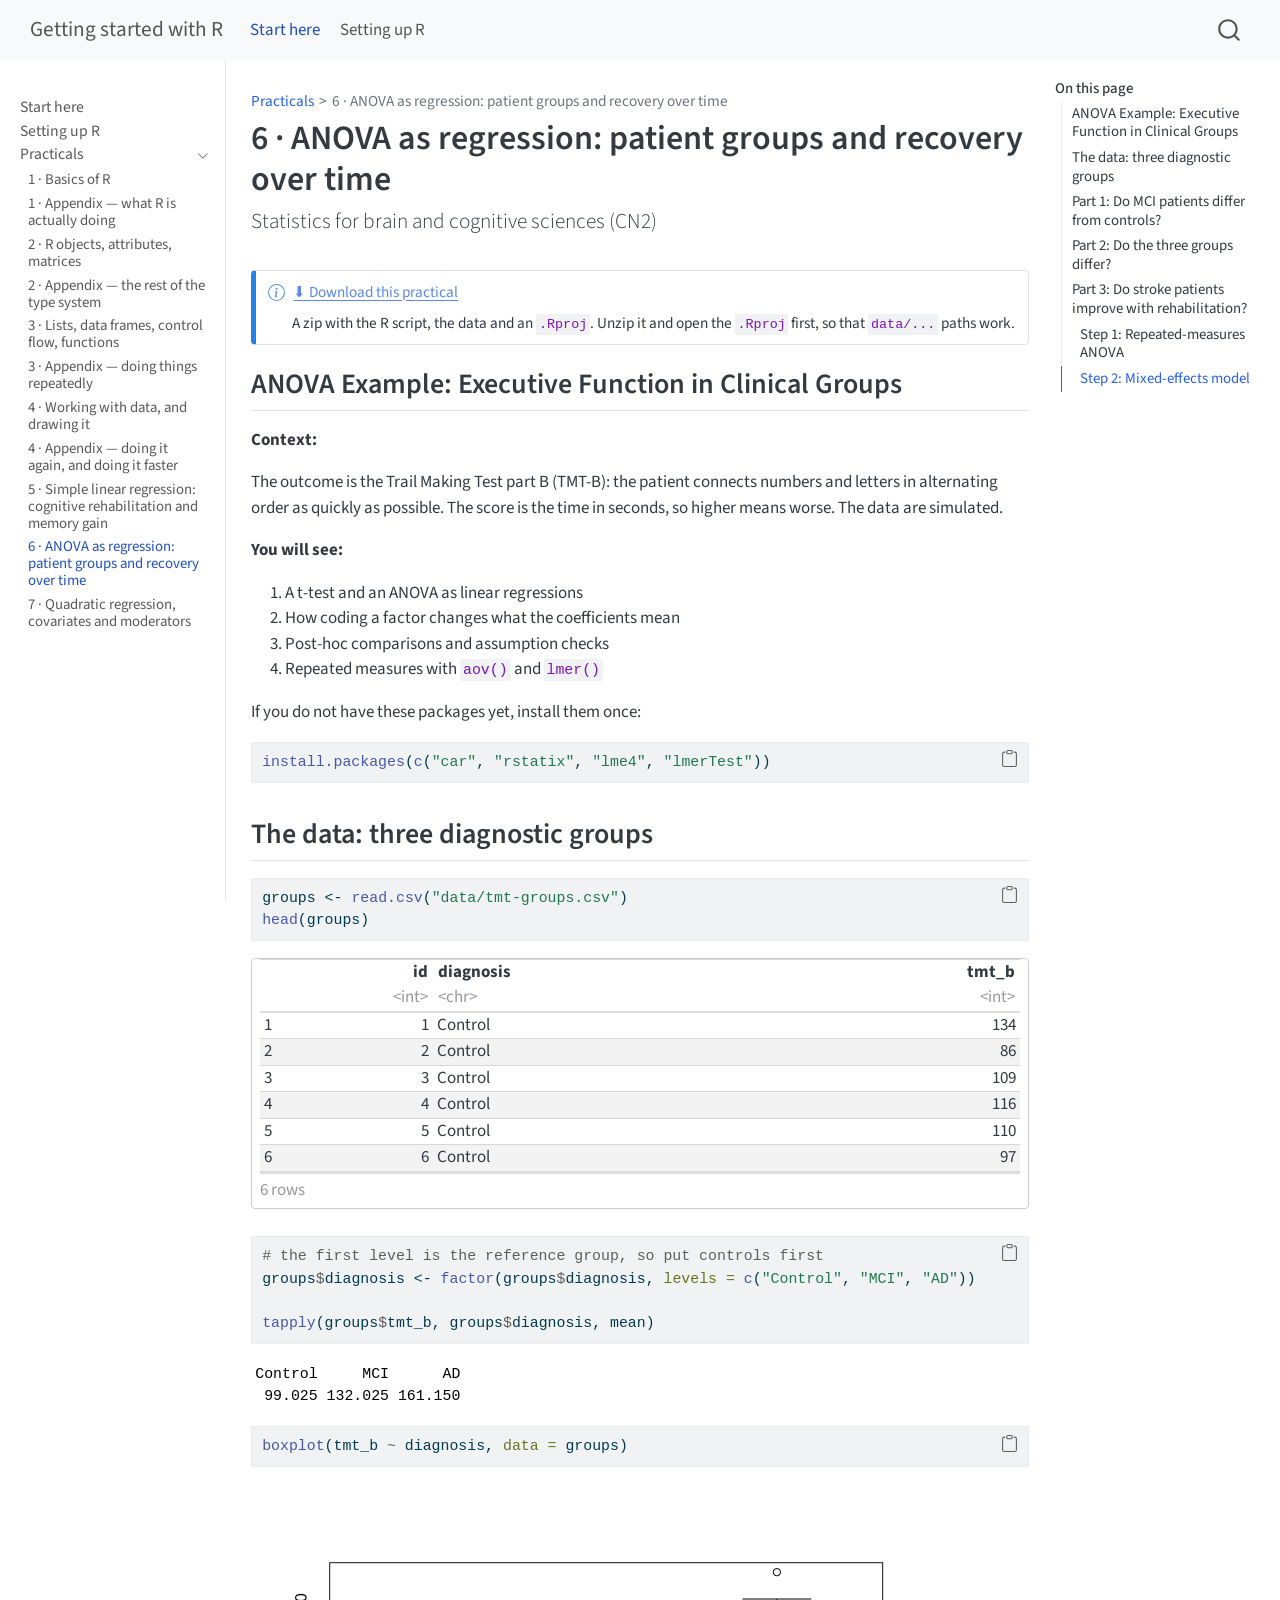
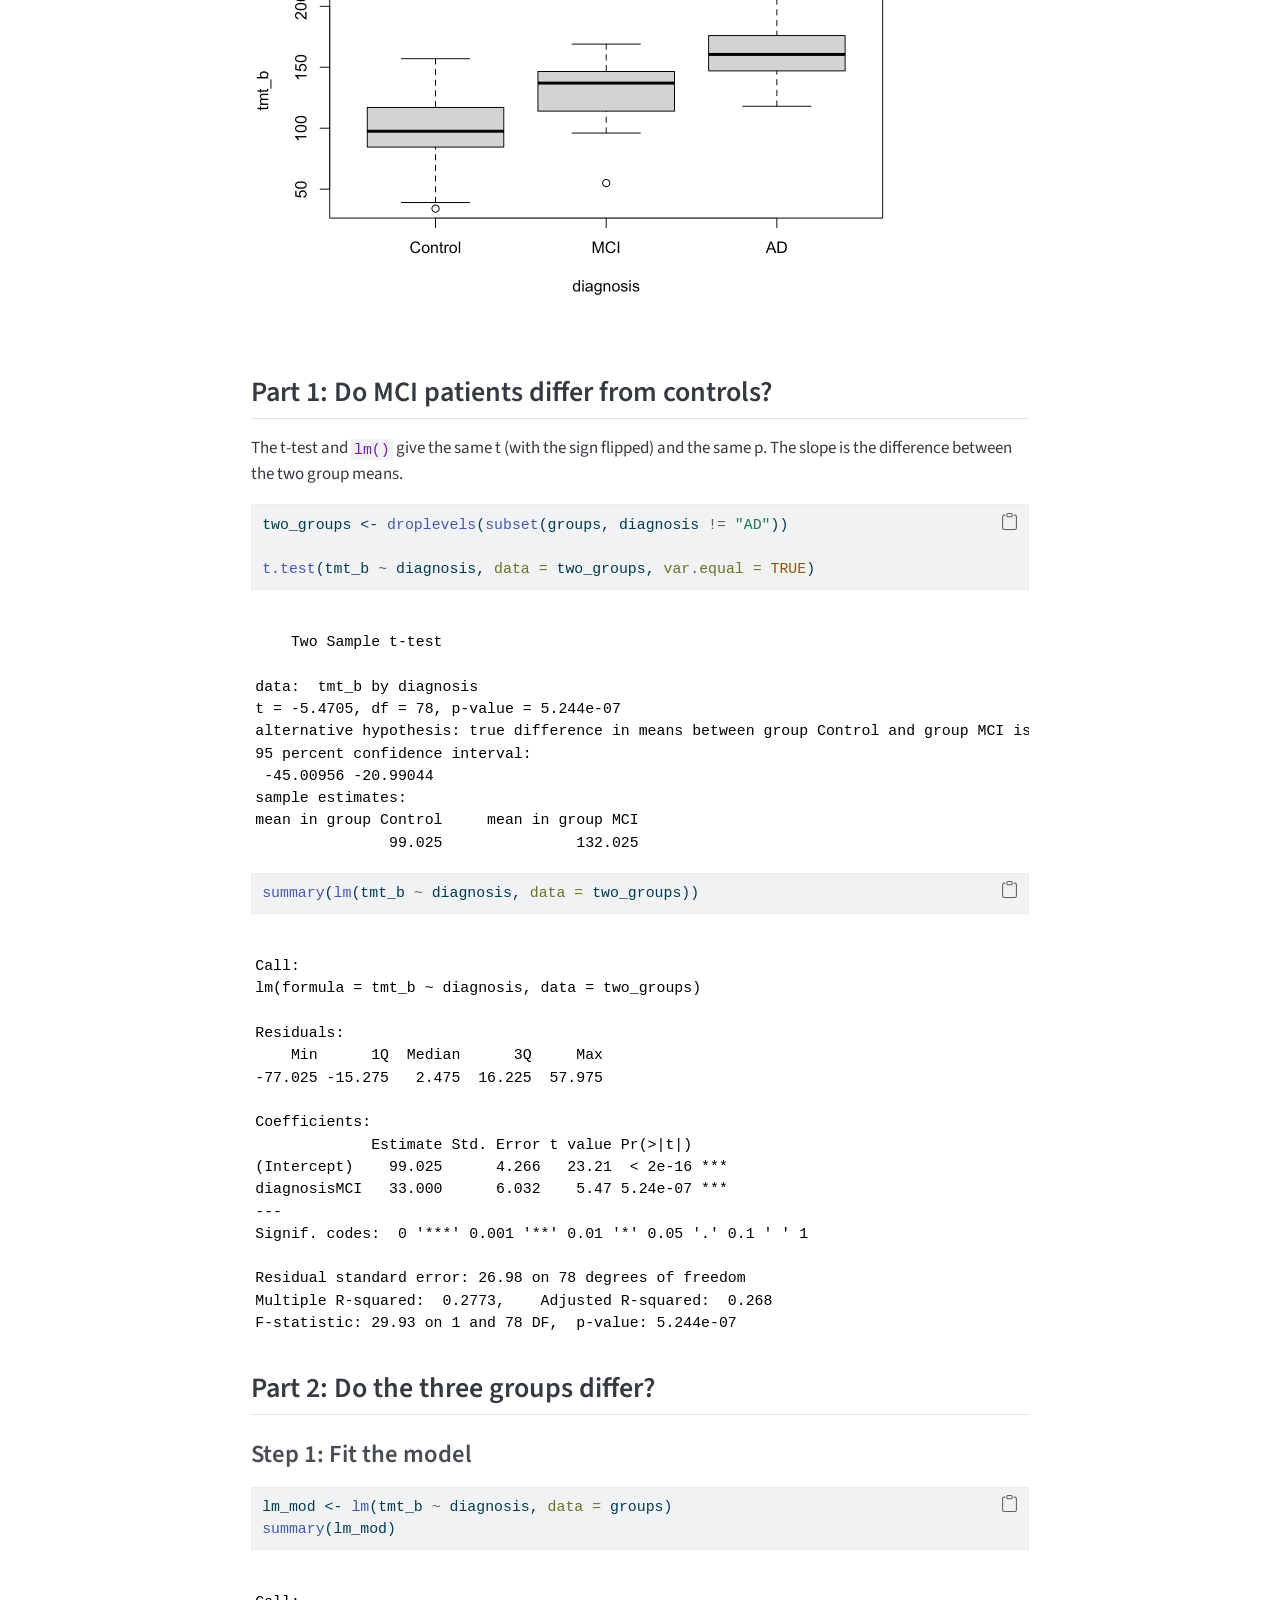
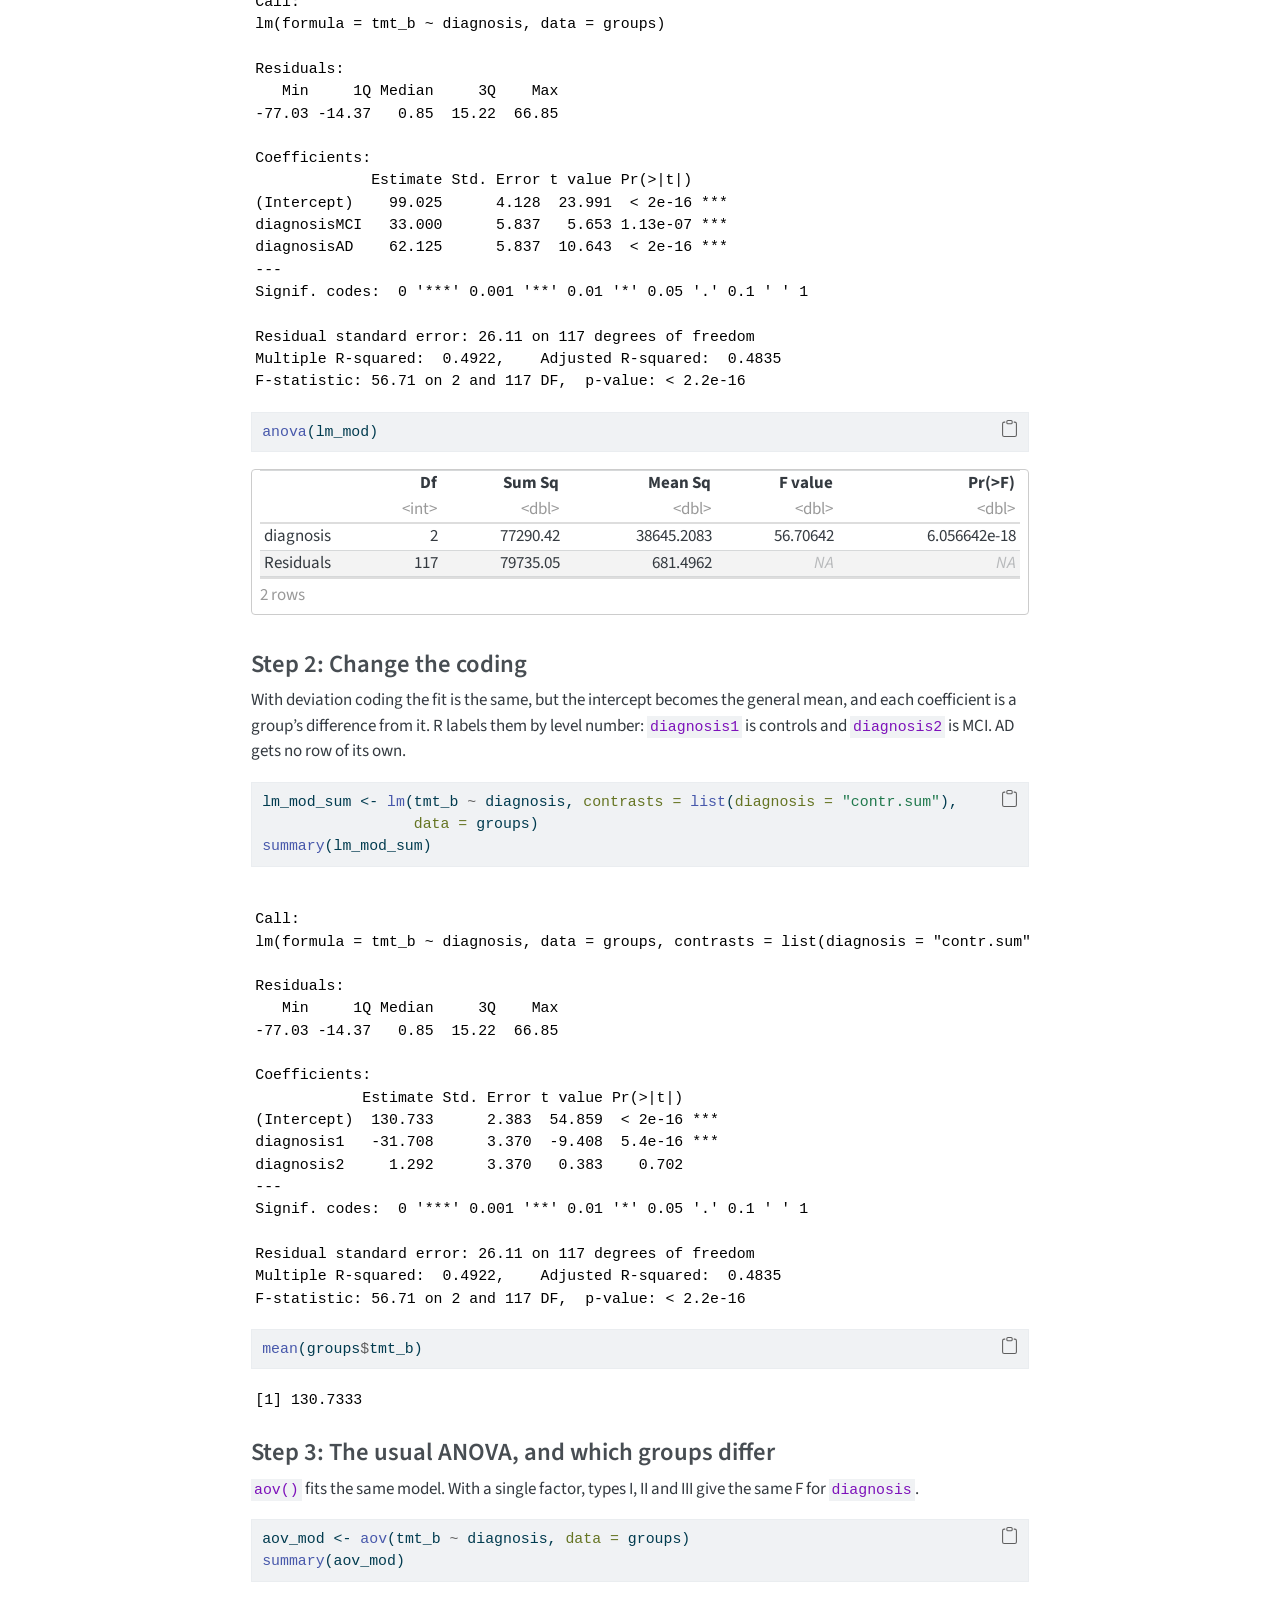
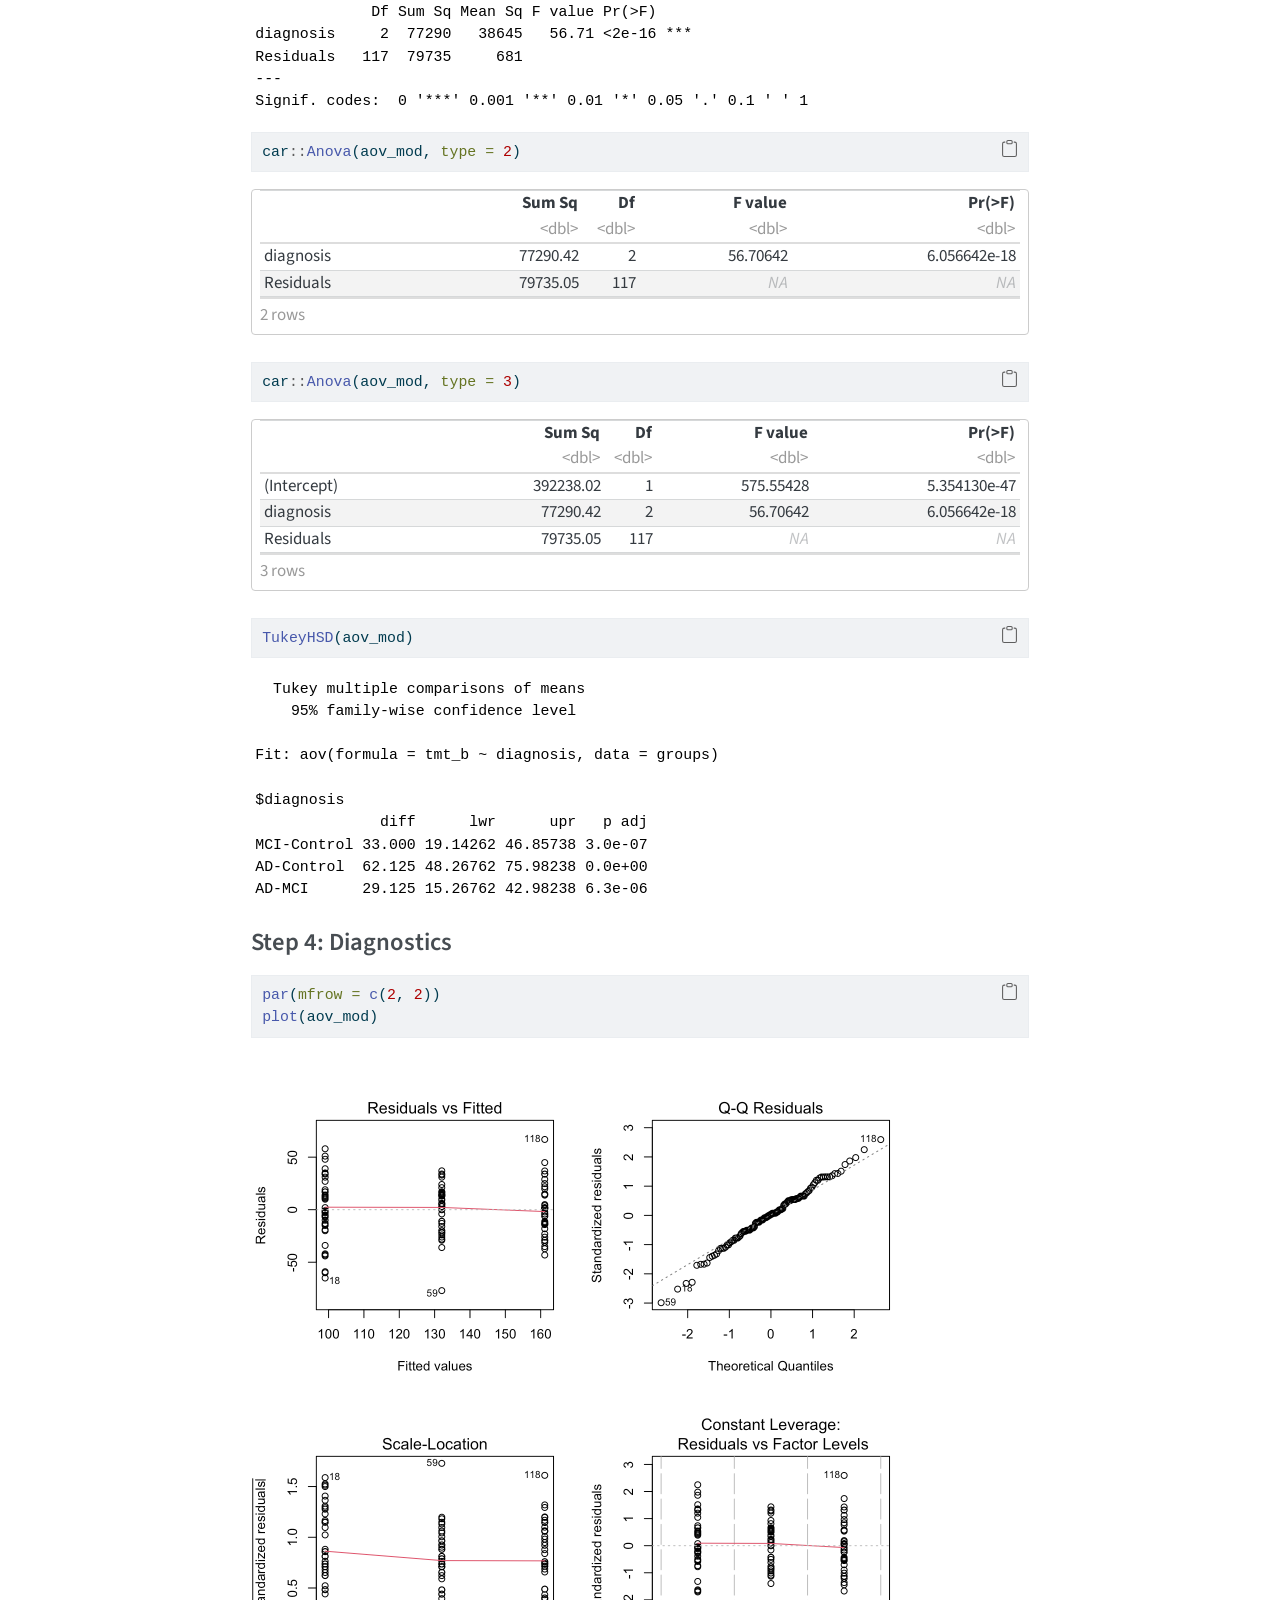
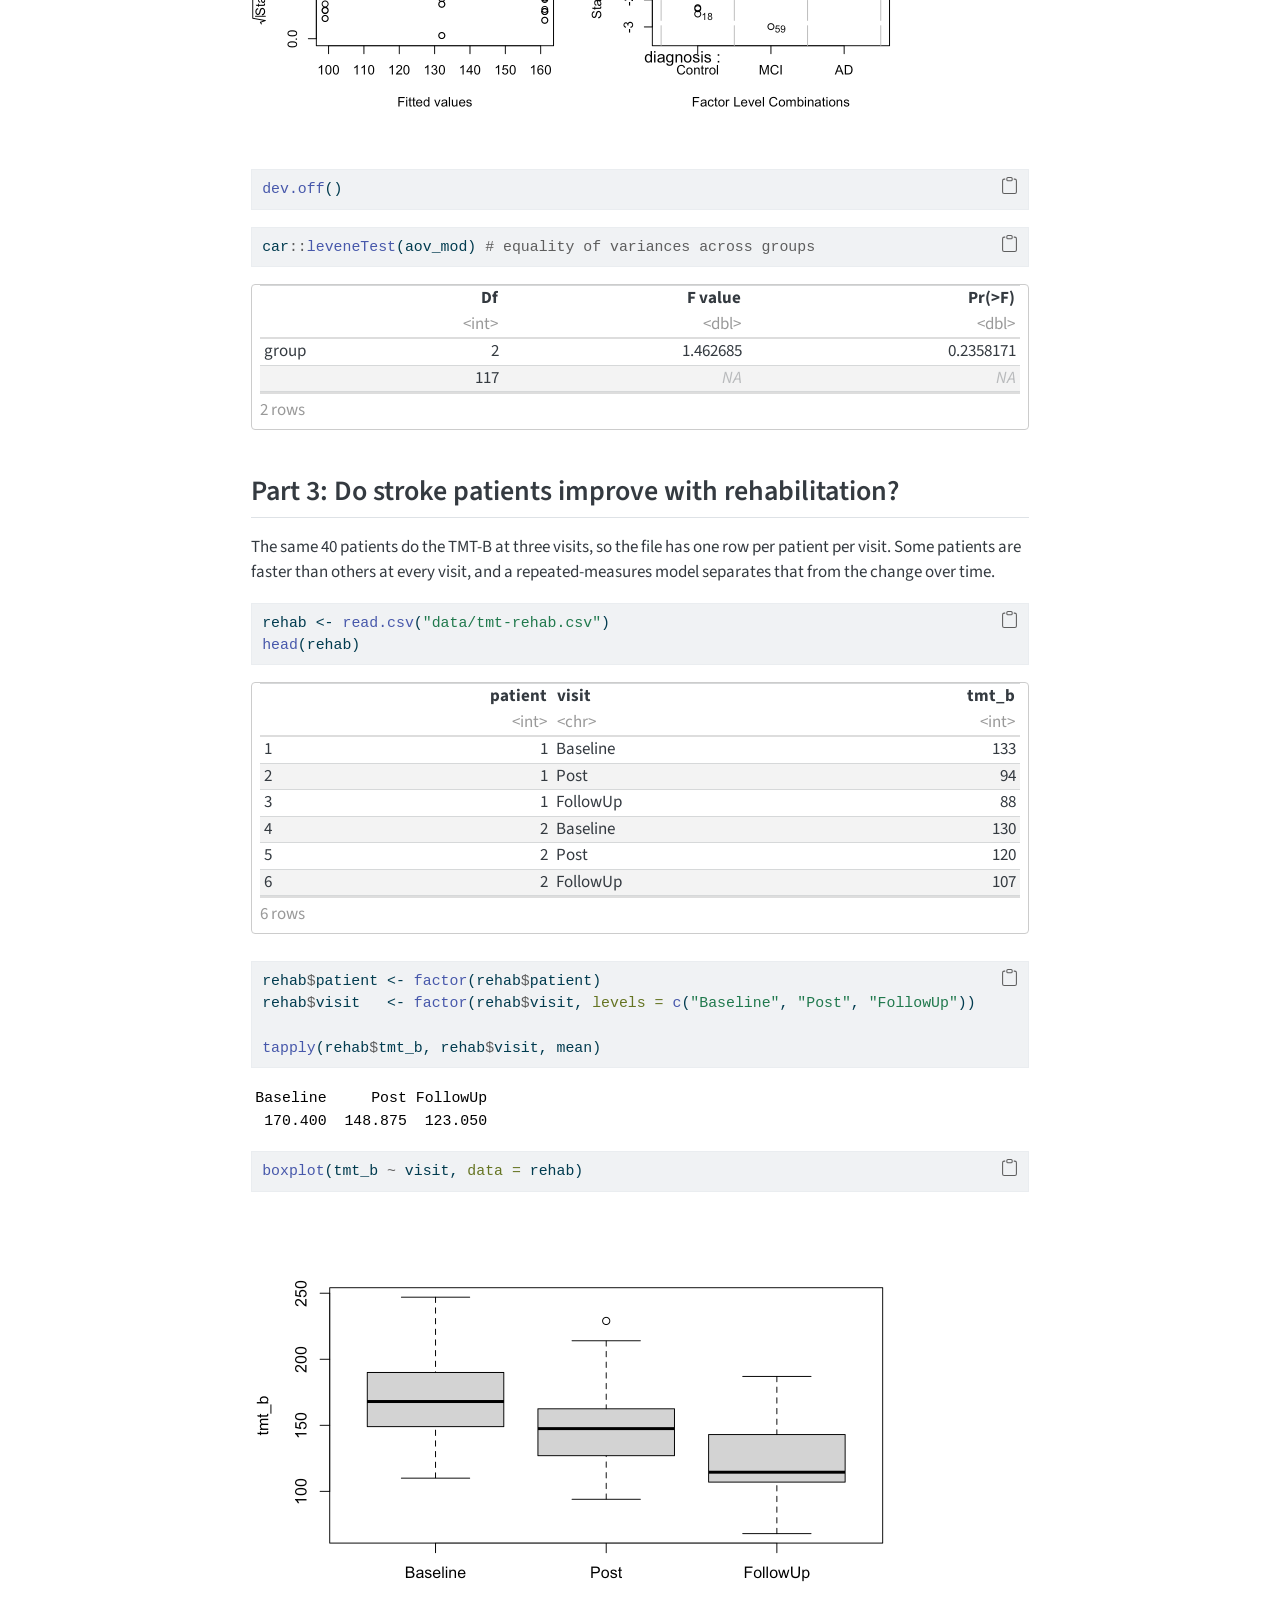
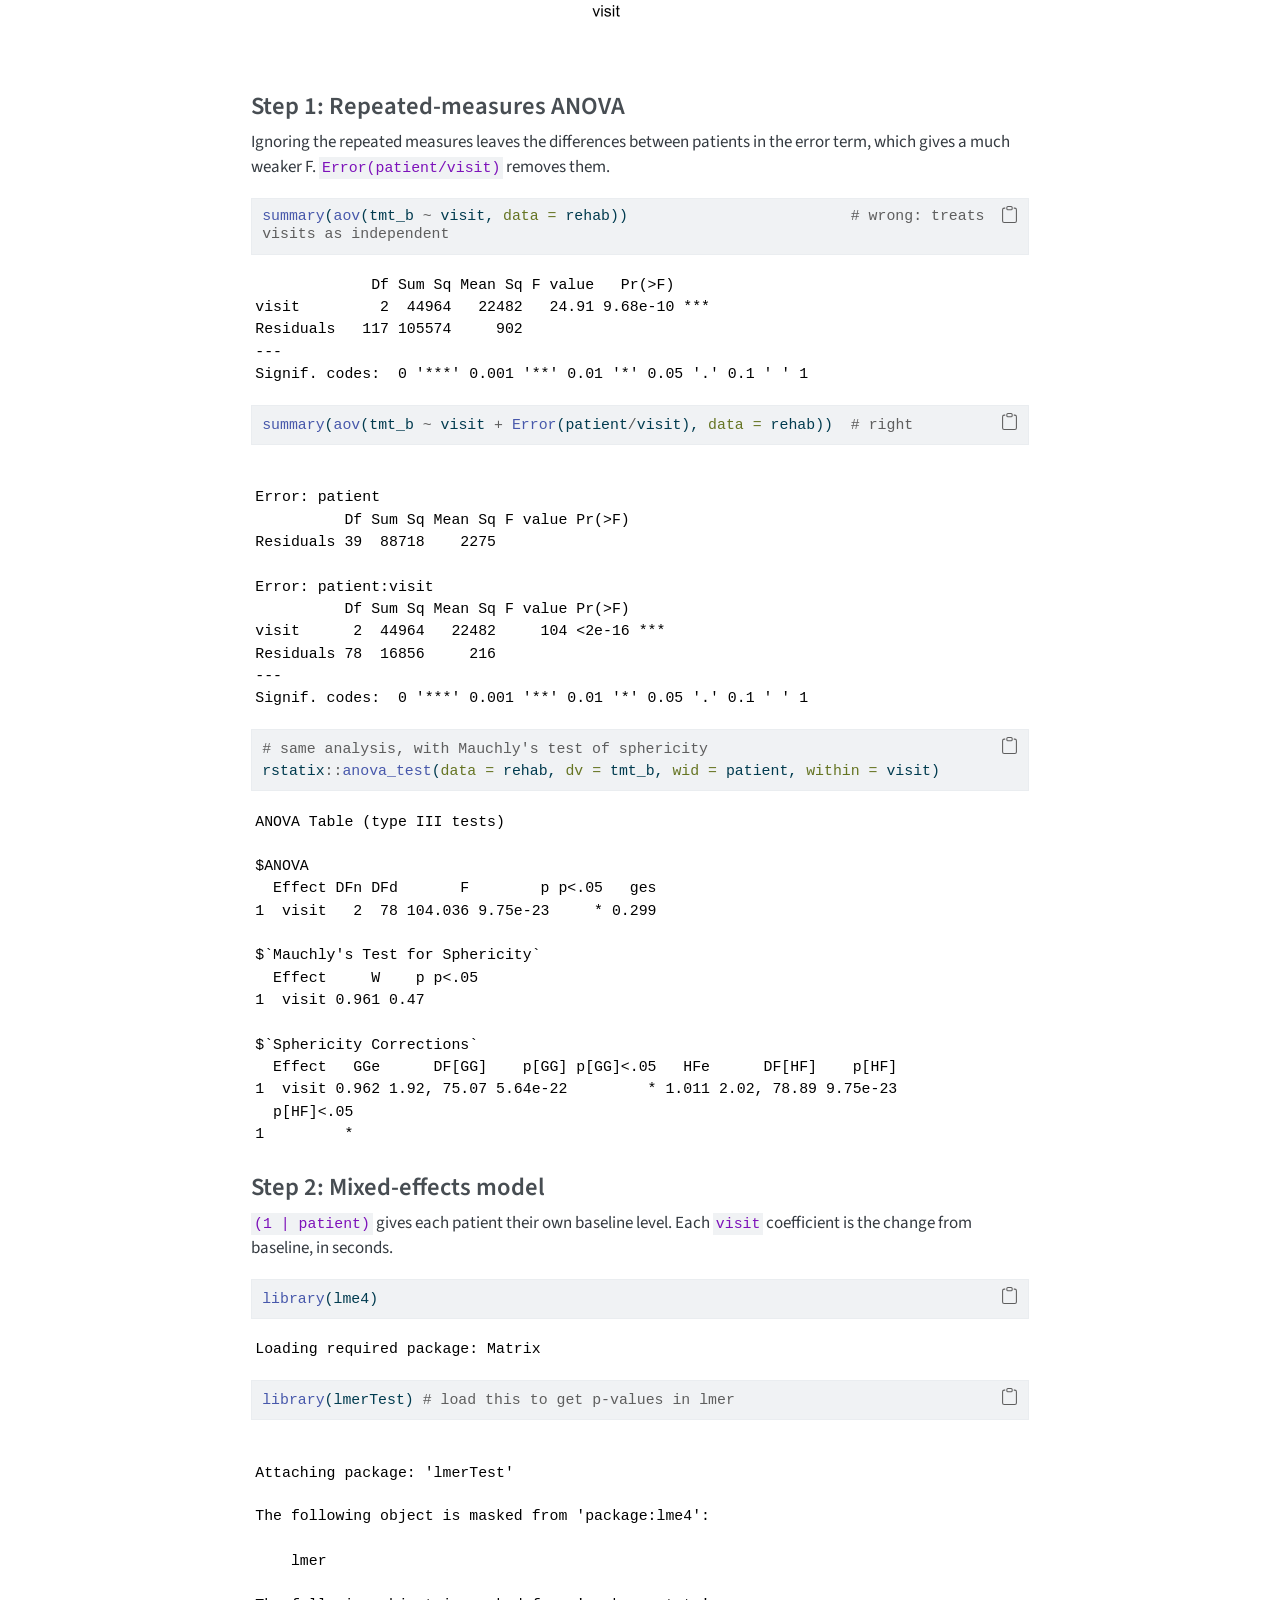
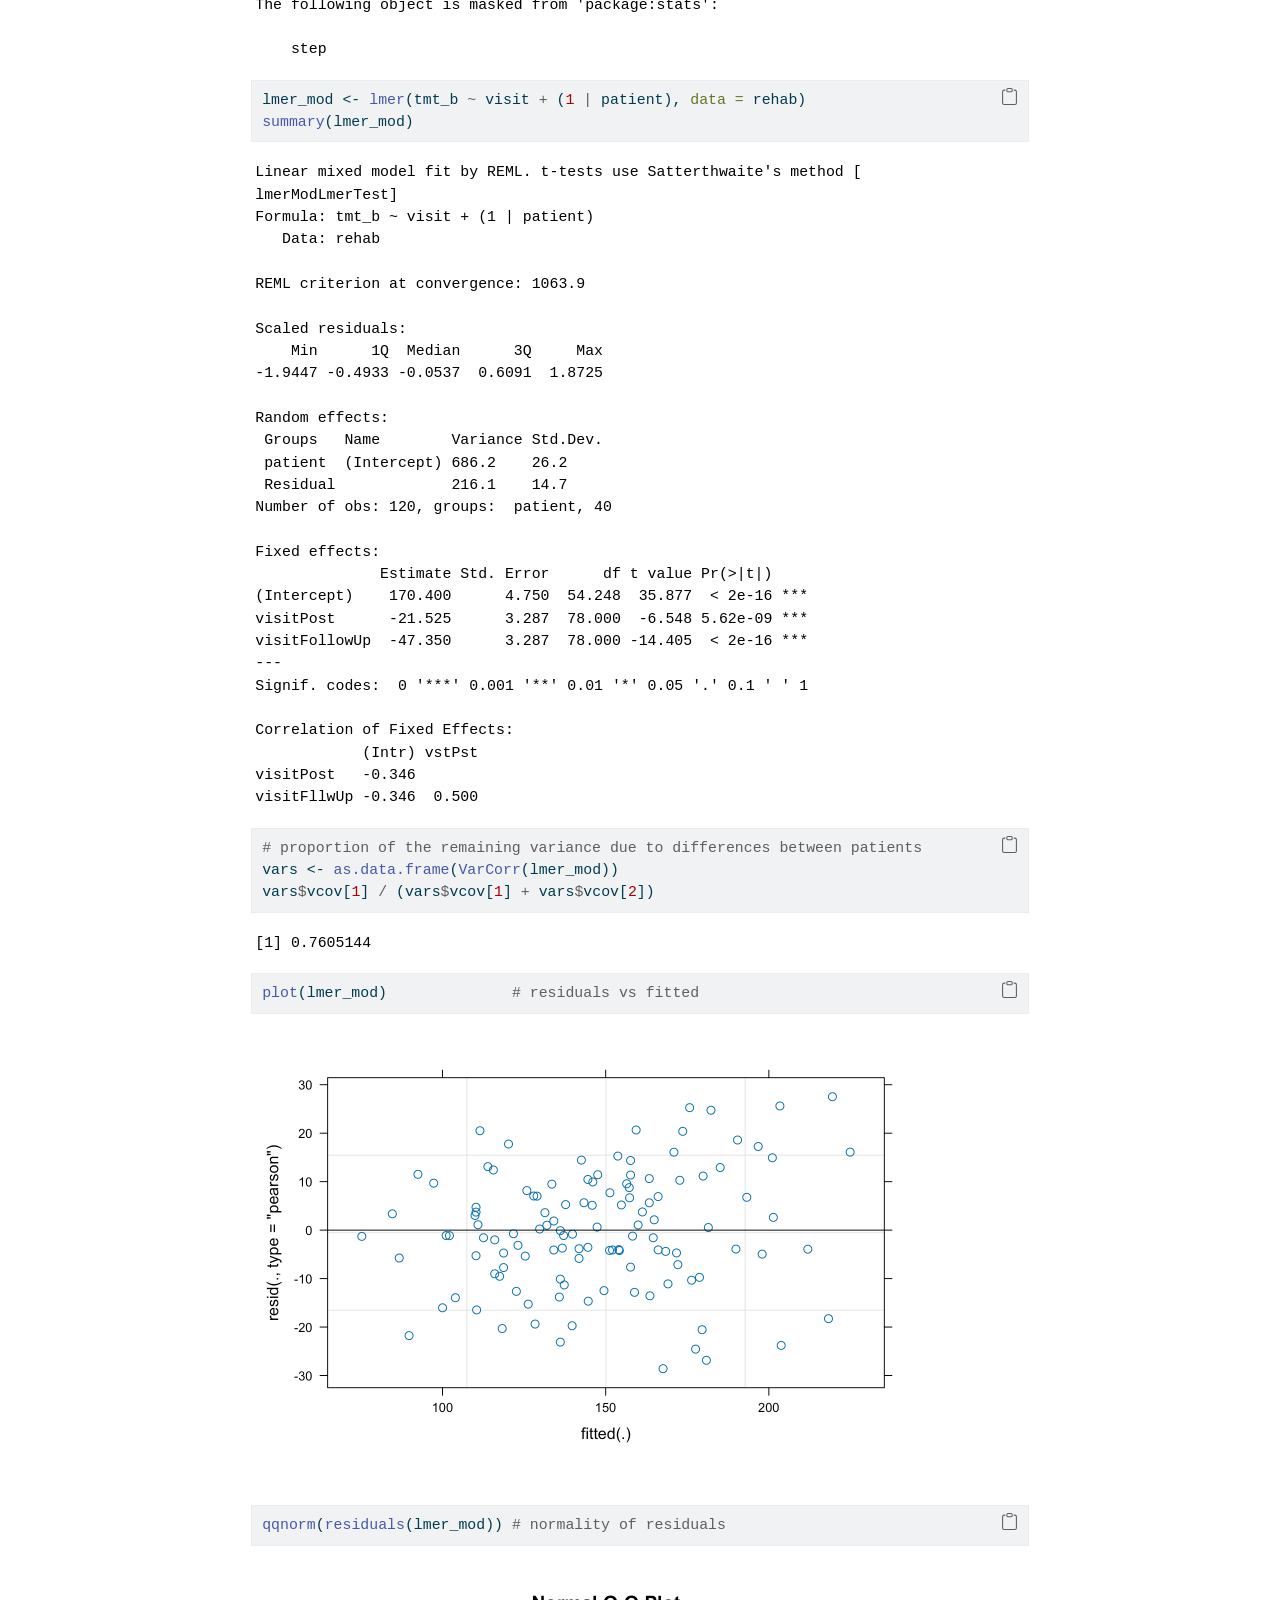
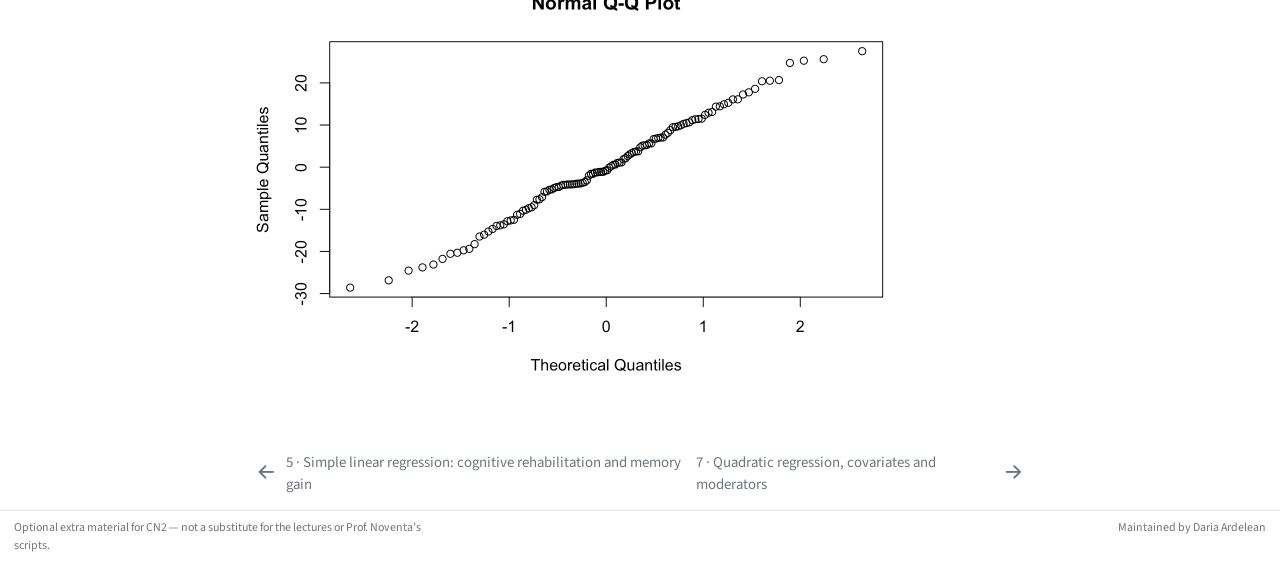
<file: sessions/06-anova-clinical-neuropsychology/index.html>
<!DOCTYPE html>
<html xmlns="http://www.w3.org/1999/xhtml" lang="en" xml:lang="en"><head>

<meta charset="utf-8">
<meta name="generator" content="quarto-1.8.26">

<meta name="viewport" content="width=device-width, initial-scale=1.0, user-scalable=yes">


<title>6 · ANOVA as regression: patient groups and recovery over time – Getting started with R</title>
<style>
code{white-space: pre-wrap;}
span.smallcaps{font-variant: small-caps;}
div.columns{display: flex; gap: min(4vw, 1.5em);}
div.column{flex: auto; overflow-x: auto;}
div.hanging-indent{margin-left: 1.5em; text-indent: -1.5em;}
ul.task-list{list-style: none;}
ul.task-list li input[type="checkbox"] {
  width: 0.8em;
  margin: 0 0.8em 0.2em -1em; /* quarto-specific, see https://github.com/quarto-dev/quarto-cli/issues/4556 */ 
  vertical-align: middle;
}
/* CSS for syntax highlighting */
html { -webkit-text-size-adjust: 100%; }
pre > code.sourceCode { white-space: pre; position: relative; }
pre > code.sourceCode > span { display: inline-block; line-height: 1.25; }
pre > code.sourceCode > span:empty { height: 1.2em; }
.sourceCode { overflow: visible; }
code.sourceCode > span { color: inherit; text-decoration: inherit; }
div.sourceCode { margin: 1em 0; }
pre.sourceCode { margin: 0; }
@media screen {
div.sourceCode { overflow: auto; }
}
@media print {
pre > code.sourceCode { white-space: pre-wrap; }
pre > code.sourceCode > span { text-indent: -5em; padding-left: 5em; }
}
pre.numberSource code
  { counter-reset: source-line 0; }
pre.numberSource code > span
  { position: relative; left: -4em; counter-increment: source-line; }
pre.numberSource code > span > a:first-child::before
  { content: counter(source-line);
    position: relative; left: -1em; text-align: right; vertical-align: baseline;
    border: none; display: inline-block;
    -webkit-touch-callout: none; -webkit-user-select: none;
    -khtml-user-select: none; -moz-user-select: none;
    -ms-user-select: none; user-select: none;
    padding: 0 4px; width: 4em;
  }
pre.numberSource { margin-left: 3em;  padding-left: 4px; }
div.sourceCode
  {   }
@media screen {
pre > code.sourceCode > span > a:first-child::before { text-decoration: underline; }
}
</style>


<script src="../../site_libs/quarto-nav/quarto-nav.js"></script>
<script src="../../site_libs/quarto-nav/headroom.min.js"></script>
<script src="../../site_libs/clipboard/clipboard.min.js"></script>
<script src="../../site_libs/quarto-search/autocomplete.umd.js"></script>
<script src="../../site_libs/quarto-search/fuse.min.js"></script>
<script src="../../site_libs/quarto-search/quarto-search.js"></script>
<meta name="quarto:offset" content="../../">
<link href="../../sessions/07-ancova-moderation-clinical-neuropsychology/index.html" rel="next">
<link href="../../sessions/05-slr-clinical-neuropsychology/index.html" rel="prev">
<script src="../../site_libs/quarto-html/quarto.js" type="module"></script>
<script src="../../site_libs/quarto-html/tabsets/tabsets.js" type="module"></script>
<script src="../../site_libs/quarto-html/axe/axe-check.js" type="module"></script>
<script src="../../site_libs/quarto-html/popper.min.js"></script>
<script src="../../site_libs/quarto-html/tippy.umd.min.js"></script>
<script src="../../site_libs/quarto-html/anchor.min.js"></script>
<link href="../../site_libs/quarto-html/tippy.css" rel="stylesheet">
<link href="../../site_libs/quarto-html/quarto-syntax-highlighting-587c61ba64f3a5504c4d52d930310e48.css" rel="stylesheet" id="quarto-text-highlighting-styles">
<script src="../../site_libs/bootstrap/bootstrap.min.js"></script>
<link href="../../site_libs/bootstrap/bootstrap-icons.css" rel="stylesheet">
<link href="../../site_libs/bootstrap/bootstrap-b4acf84f37d6d68f6a15c6fe27913e81.min.css" rel="stylesheet" append-hash="true" id="quarto-bootstrap" data-mode="light">
<script id="quarto-search-options" type="application/json">{
  "location": "navbar",
  "copy-button": false,
  "collapse-after": 3,
  "panel-placement": "end",
  "type": "overlay",
  "limit": 50,
  "keyboard-shortcut": [
    "f",
    "/",
    "s"
  ],
  "show-item-context": false,
  "language": {
    "search-no-results-text": "No results",
    "search-matching-documents-text": "matching documents",
    "search-copy-link-title": "Copy link to search",
    "search-hide-matches-text": "Hide additional matches",
    "search-more-match-text": "more match in this document",
    "search-more-matches-text": "more matches in this document",
    "search-clear-button-title": "Clear",
    "search-text-placeholder": "",
    "search-detached-cancel-button-title": "Cancel",
    "search-submit-button-title": "Submit",
    "search-label": "Search"
  }
}</script>
<link href="../../site_libs/pagedtable-1.1/css/pagedtable.css" rel="stylesheet">
<script src="../../site_libs/pagedtable-1.1/js/pagedtable.js"></script>


<link rel="stylesheet" href="../../styles.css">
</head>

<body class="nav-sidebar docked nav-fixed quarto-light">

<div id="quarto-search-results"></div>
  <header id="quarto-header" class="headroom fixed-top">
    <nav class="navbar navbar-expand-lg " data-bs-theme="dark">
      <div class="navbar-container container-fluid">
      <div class="navbar-brand-container mx-auto">
    <a class="navbar-brand" href="../../index.html">
    <span class="navbar-title">Getting started with R</span>
    </a>
  </div>
            <div id="quarto-search" class="" title="Search"></div>
          <button class="navbar-toggler" type="button" data-bs-toggle="collapse" data-bs-target="#navbarCollapse" aria-controls="navbarCollapse" role="menu" aria-expanded="false" aria-label="Toggle navigation" onclick="if (window.quartoToggleHeadroom) { window.quartoToggleHeadroom(); }">
  <span class="navbar-toggler-icon"></span>
</button>
          <div class="collapse navbar-collapse" id="navbarCollapse">
            <ul class="navbar-nav navbar-nav-scroll me-auto">
  <li class="nav-item">
    <a class="nav-link active" href="../../index.html" aria-current="page"> 
<span class="menu-text">Start here</span></a>
  </li>  
  <li class="nav-item">
    <a class="nav-link" href="../../setup.html"> 
<span class="menu-text">Setting up R</span></a>
  </li>  
</ul>
          </div> <!-- /navcollapse -->
            <div class="quarto-navbar-tools">
</div>
      </div> <!-- /container-fluid -->
    </nav>
  <nav class="quarto-secondary-nav">
    <div class="container-fluid d-flex">
      <button type="button" class="quarto-btn-toggle btn" data-bs-toggle="collapse" role="button" data-bs-target=".quarto-sidebar-collapse-item" aria-controls="quarto-sidebar" aria-expanded="false" aria-label="Toggle sidebar navigation" onclick="if (window.quartoToggleHeadroom) { window.quartoToggleHeadroom(); }">
        <i class="bi bi-layout-text-sidebar-reverse"></i>
      </button>
        <nav class="quarto-page-breadcrumbs" aria-label="breadcrumb"><ol class="breadcrumb"><li class="breadcrumb-item"><a href="../../sessions/01-r-basics/index.html">Practicals</a></li><li class="breadcrumb-item"><a href="../../sessions/06-anova-clinical-neuropsychology/index.html">6 · ANOVA as regression: patient groups and recovery over time</a></li></ol></nav>
        <a class="flex-grow-1" role="navigation" data-bs-toggle="collapse" data-bs-target=".quarto-sidebar-collapse-item" aria-controls="quarto-sidebar" aria-expanded="false" aria-label="Toggle sidebar navigation" onclick="if (window.quartoToggleHeadroom) { window.quartoToggleHeadroom(); }">      
        </a>
    </div>
  </nav>
</header>
<!-- content -->
<div id="quarto-content" class="quarto-container page-columns page-rows-contents page-layout-article page-navbar">
<!-- sidebar -->
  <nav id="quarto-sidebar" class="sidebar collapse collapse-horizontal quarto-sidebar-collapse-item sidebar-navigation docked overflow-auto">
    <div class="sidebar-menu-container"> 
    <ul class="list-unstyled mt-1">
        <li class="sidebar-item">
  <div class="sidebar-item-container"> 
  <a href="../../index.html" class="sidebar-item-text sidebar-link">
 <span class="menu-text">Start here</span></a>
  </div>
</li>
        <li class="sidebar-item">
  <div class="sidebar-item-container"> 
  <a href="../../setup.html" class="sidebar-item-text sidebar-link">
 <span class="menu-text">Setting up R</span></a>
  </div>
</li>
        <li class="sidebar-item sidebar-item-section">
      <div class="sidebar-item-container"> 
            <a class="sidebar-item-text sidebar-link text-start" data-bs-toggle="collapse" data-bs-target="#quarto-sidebar-section-1" role="navigation" aria-expanded="true">
 <span class="menu-text">Practicals</span></a>
          <a class="sidebar-item-toggle text-start" data-bs-toggle="collapse" data-bs-target="#quarto-sidebar-section-1" role="navigation" aria-expanded="true" aria-label="Toggle section">
            <i class="bi bi-chevron-right ms-2"></i>
          </a> 
      </div>
      <ul id="quarto-sidebar-section-1" class="collapse list-unstyled sidebar-section depth1 show">  
          <li class="sidebar-item">
  <div class="sidebar-item-container"> 
  <a href="../../sessions/01-r-basics/index.html" class="sidebar-item-text sidebar-link">
 <span class="menu-text">1 · Basics of R</span></a>
  </div>
</li>
          <li class="sidebar-item">
  <div class="sidebar-item-container"> 
  <a href="../../sessions/01-r-basics/appendix.html" class="sidebar-item-text sidebar-link">
 <span class="menu-text">1 · Appendix — what R is actually doing</span></a>
  </div>
</li>
          <li class="sidebar-item">
  <div class="sidebar-item-container"> 
  <a href="../../sessions/02-r-objects/index.html" class="sidebar-item-text sidebar-link">
 <span class="menu-text">2 · R objects, attributes, matrices</span></a>
  </div>
</li>
          <li class="sidebar-item">
  <div class="sidebar-item-container"> 
  <a href="../../sessions/02-r-objects/appendix.html" class="sidebar-item-text sidebar-link">
 <span class="menu-text">2 · Appendix — the rest of the type system</span></a>
  </div>
</li>
          <li class="sidebar-item">
  <div class="sidebar-item-container"> 
  <a href="../../sessions/03-lists-dataframes-functions/index.html" class="sidebar-item-text sidebar-link">
 <span class="menu-text">3 · Lists, data frames, control flow, functions</span></a>
  </div>
</li>
          <li class="sidebar-item">
  <div class="sidebar-item-container"> 
  <a href="../../sessions/03-lists-dataframes-functions/appendix.html" class="sidebar-item-text sidebar-link">
 <span class="menu-text">3 · Appendix — doing things repeatedly</span></a>
  </div>
</li>
          <li class="sidebar-item">
  <div class="sidebar-item-container"> 
  <a href="../../sessions/04-working-with-data/index.html" class="sidebar-item-text sidebar-link">
 <span class="menu-text">4 · Working with data, and drawing it</span></a>
  </div>
</li>
          <li class="sidebar-item">
  <div class="sidebar-item-container"> 
  <a href="../../sessions/04-working-with-data/appendix.html" class="sidebar-item-text sidebar-link">
 <span class="menu-text">4 · Appendix — doing it again, and doing it faster</span></a>
  </div>
</li>
          <li class="sidebar-item">
  <div class="sidebar-item-container"> 
  <a href="../../sessions/05-slr-clinical-neuropsychology/index.html" class="sidebar-item-text sidebar-link">
 <span class="menu-text">5 · Simple linear regression: cognitive rehabilitation and memory gain</span></a>
  </div>
</li>
          <li class="sidebar-item">
  <div class="sidebar-item-container"> 
  <a href="../../sessions/06-anova-clinical-neuropsychology/index.html" class="sidebar-item-text sidebar-link active">
 <span class="menu-text">6 · ANOVA as regression: patient groups and recovery over time</span></a>
  </div>
</li>
          <li class="sidebar-item">
  <div class="sidebar-item-container"> 
  <a href="../../sessions/07-ancova-moderation-clinical-neuropsychology/index.html" class="sidebar-item-text sidebar-link">
 <span class="menu-text">7 · Quadratic regression, covariates and moderators</span></a>
  </div>
</li>
      </ul>
  </li>
    </ul>
    </div>
</nav>
<div id="quarto-sidebar-glass" class="quarto-sidebar-collapse-item" data-bs-toggle="collapse" data-bs-target=".quarto-sidebar-collapse-item"></div>
<!-- margin-sidebar -->
    <div id="quarto-margin-sidebar" class="sidebar margin-sidebar">
        <nav id="TOC" role="doc-toc" class="toc-active">
    <h2 id="toc-title">On this page</h2>
   
  <ul>
  <li><a href="#anova-example-executive-function-in-clinical-groups" id="toc-anova-example-executive-function-in-clinical-groups" class="nav-link active" data-scroll-target="#anova-example-executive-function-in-clinical-groups">ANOVA Example: Executive Function in Clinical Groups</a></li>
  <li><a href="#the-data-three-diagnostic-groups" id="toc-the-data-three-diagnostic-groups" class="nav-link" data-scroll-target="#the-data-three-diagnostic-groups">The data: three diagnostic groups</a></li>
  <li><a href="#part-1-do-mci-patients-differ-from-controls" id="toc-part-1-do-mci-patients-differ-from-controls" class="nav-link" data-scroll-target="#part-1-do-mci-patients-differ-from-controls">Part 1: Do MCI patients differ from controls?</a></li>
  <li><a href="#part-2-do-the-three-groups-differ" id="toc-part-2-do-the-three-groups-differ" class="nav-link" data-scroll-target="#part-2-do-the-three-groups-differ">Part 2: Do the three groups differ?</a>
  <ul class="collapse">
  <li><a href="#step-1-fit-the-model" id="toc-step-1-fit-the-model" class="nav-link" data-scroll-target="#step-1-fit-the-model">Step 1: Fit the model</a></li>
  <li><a href="#step-2-change-the-coding" id="toc-step-2-change-the-coding" class="nav-link" data-scroll-target="#step-2-change-the-coding">Step 2: Change the coding</a></li>
  <li><a href="#step-3-the-usual-anova-and-which-groups-differ" id="toc-step-3-the-usual-anova-and-which-groups-differ" class="nav-link" data-scroll-target="#step-3-the-usual-anova-and-which-groups-differ">Step 3: The usual ANOVA, and which groups differ</a></li>
  <li><a href="#step-4-diagnostics" id="toc-step-4-diagnostics" class="nav-link" data-scroll-target="#step-4-diagnostics">Step 4: Diagnostics</a></li>
  </ul></li>
  <li><a href="#part-3-do-stroke-patients-improve-with-rehabilitation" id="toc-part-3-do-stroke-patients-improve-with-rehabilitation" class="nav-link" data-scroll-target="#part-3-do-stroke-patients-improve-with-rehabilitation">Part 3: Do stroke patients improve with rehabilitation?</a>
  <ul class="collapse">
  <li><a href="#step-1-repeated-measures-anova" id="toc-step-1-repeated-measures-anova" class="nav-link" data-scroll-target="#step-1-repeated-measures-anova">Step 1: Repeated-measures ANOVA</a></li>
  <li><a href="#step-2-mixed-effects-model" id="toc-step-2-mixed-effects-model" class="nav-link" data-scroll-target="#step-2-mixed-effects-model">Step 2: Mixed-effects model</a></li>
  </ul></li>
  </ul>
</nav>
    </div>
<!-- main -->
<main class="content" id="quarto-document-content">

<header id="title-block-header" class="quarto-title-block default"><nav class="quarto-page-breadcrumbs quarto-title-breadcrumbs d-none d-lg-block" aria-label="breadcrumb"><ol class="breadcrumb"><li class="breadcrumb-item"><a href="../../sessions/01-r-basics/index.html">Practicals</a></li><li class="breadcrumb-item"><a href="../../sessions/06-anova-clinical-neuropsychology/index.html">6 · ANOVA as regression: patient groups and recovery over time</a></li></ol></nav>
<div class="quarto-title">
<h1 class="title">6 · ANOVA as regression: patient groups and recovery over time</h1>
<p class="subtitle lead">Statistics for brain and cognitive sciences (CN2)</p>
</div>



<div class="quarto-title-meta">

    
  
    
  </div>
  


</header>


<div class="callout callout-style-simple callout-note callout-titled">
<div class="callout-header d-flex align-content-center">
<div class="callout-icon-container">
<i class="callout-icon"></i>
</div>
<div class="callout-title-container flex-fill">
<span class="screen-reader-only">Note</span><a href="../../handouts/06-anova-clinical-neuropsychology.zip">⬇ Download this practical</a>
</div>
</div>
<div class="callout-body-container callout-body">
<p>A zip with the R script, the data and an <code>.Rproj</code>. Unzip it and open the <code>.Rproj</code> first, so that <code>data/...</code> paths work.</p>
</div>
</div>
<section id="anova-example-executive-function-in-clinical-groups" class="level2">
<h2 class="anchored" data-anchor-id="anova-example-executive-function-in-clinical-groups">ANOVA Example: Executive Function in Clinical Groups</h2>
<p><strong>Context:</strong></p>
<p>The outcome is the Trail Making Test part B (TMT-B): the patient connects numbers and letters in alternating order as quickly as possible. The score is the time in seconds, so higher means worse. The data are simulated.</p>
<p><strong>You will see:</strong></p>
<ol type="1">
<li>A t-test and an ANOVA as linear regressions</li>
<li>How coding a factor changes what the coefficients mean</li>
<li>Post-hoc comparisons and assumption checks</li>
<li>Repeated measures with <code>aov()</code> and <code>lmer()</code></li>
</ol>
<p>If you do not have these packages yet, install them once:</p>
<div class="cell">
<div class="code-copy-outer-scaffold"><div class="sourceCode cell-code" id="cb1"><pre class="sourceCode r code-with-copy"><code class="sourceCode r"><span id="cb1-1"><a href="#cb1-1" aria-hidden="true" tabindex="-1"></a><span class="fu">install.packages</span>(<span class="fu">c</span>(<span class="st">"car"</span>, <span class="st">"rstatix"</span>, <span class="st">"lme4"</span>, <span class="st">"lmerTest"</span>))</span></code></pre></div><button title="Copy to Clipboard" class="code-copy-button"><i class="bi"></i></button></div>
</div>
</section>
<section id="the-data-three-diagnostic-groups" class="level2">
<h2 class="anchored" data-anchor-id="the-data-three-diagnostic-groups">The data: three diagnostic groups</h2>
<div class="cell">
<div class="code-copy-outer-scaffold"><div class="sourceCode cell-code" id="cb2"><pre class="sourceCode r code-with-copy"><code class="sourceCode r"><span id="cb2-1"><a href="#cb2-1" aria-hidden="true" tabindex="-1"></a>groups <span class="ot">&lt;-</span> <span class="fu">read.csv</span>(<span class="st">"data/tmt-groups.csv"</span>)</span>
<span id="cb2-2"><a href="#cb2-2" aria-hidden="true" tabindex="-1"></a><span class="fu">head</span>(groups)</span></code></pre></div><button title="Copy to Clipboard" class="code-copy-button"><i class="bi"></i></button></div>
<div class="cell-output-display">
<div data-pagedtable="false">
  <script data-pagedtable-source="" type="application/json">
{"columns":[{"label":[""],"name":["_rn_"],"type":[""],"align":["left"]},{"label":["id"],"name":[1],"type":["int"],"align":["right"]},{"label":["diagnosis"],"name":[2],"type":["chr"],"align":["left"]},{"label":["tmt_b"],"name":[3],"type":["int"],"align":["right"]}],"data":[{"1":"1","2":"Control","3":"134","_rn_":"1"},{"1":"2","2":"Control","3":"86","_rn_":"2"},{"1":"3","2":"Control","3":"109","_rn_":"3"},{"1":"4","2":"Control","3":"116","_rn_":"4"},{"1":"5","2":"Control","3":"110","_rn_":"5"},{"1":"6","2":"Control","3":"97","_rn_":"6"}],"options":{"columns":{"min":{},"max":[10]},"rows":{"min":[10],"max":[10]},"pages":{}}}
  </script>
</div>
</div>
<div class="code-copy-outer-scaffold"><div class="sourceCode cell-code" id="cb3"><pre class="sourceCode r code-with-copy"><code class="sourceCode r"><span id="cb3-1"><a href="#cb3-1" aria-hidden="true" tabindex="-1"></a><span class="co"># the first level is the reference group, so put controls first</span></span>
<span id="cb3-2"><a href="#cb3-2" aria-hidden="true" tabindex="-1"></a>groups<span class="sc">$</span>diagnosis <span class="ot">&lt;-</span> <span class="fu">factor</span>(groups<span class="sc">$</span>diagnosis, <span class="at">levels =</span> <span class="fu">c</span>(<span class="st">"Control"</span>, <span class="st">"MCI"</span>, <span class="st">"AD"</span>))</span>
<span id="cb3-3"><a href="#cb3-3" aria-hidden="true" tabindex="-1"></a></span>
<span id="cb3-4"><a href="#cb3-4" aria-hidden="true" tabindex="-1"></a><span class="fu">tapply</span>(groups<span class="sc">$</span>tmt_b, groups<span class="sc">$</span>diagnosis, mean)</span></code></pre></div><button title="Copy to Clipboard" class="code-copy-button"><i class="bi"></i></button></div>
<div class="cell-output cell-output-stdout">
<pre><code>Control     MCI      AD 
 99.025 132.025 161.150 </code></pre>
</div>
<div class="code-copy-outer-scaffold"><div class="sourceCode cell-code" id="cb5"><pre class="sourceCode r code-with-copy"><code class="sourceCode r"><span id="cb5-1"><a href="#cb5-1" aria-hidden="true" tabindex="-1"></a><span class="fu">boxplot</span>(tmt_b <span class="sc">~</span> diagnosis, <span class="at">data =</span> groups)</span></code></pre></div><button title="Copy to Clipboard" class="code-copy-button"><i class="bi"></i></button></div>
<div class="cell-output-display">
<div>
<figure class="figure">
<p><img src="index_files/figure-html/unnamed-chunk-2-1.png" class="img-fluid figure-img" width="672"></p>
</figure>
</div>
</div>
</div>
</section>
<section id="part-1-do-mci-patients-differ-from-controls" class="level2">
<h2 class="anchored" data-anchor-id="part-1-do-mci-patients-differ-from-controls">Part 1: Do MCI patients differ from controls?</h2>
<p>The t-test and <code>lm()</code> give the same t (with the sign flipped) and the same p. The slope is the difference between the two group means.</p>
<div class="cell">
<div class="code-copy-outer-scaffold"><div class="sourceCode cell-code" id="cb6"><pre class="sourceCode r code-with-copy"><code class="sourceCode r"><span id="cb6-1"><a href="#cb6-1" aria-hidden="true" tabindex="-1"></a>two_groups <span class="ot">&lt;-</span> <span class="fu">droplevels</span>(<span class="fu">subset</span>(groups, diagnosis <span class="sc">!=</span> <span class="st">"AD"</span>))</span>
<span id="cb6-2"><a href="#cb6-2" aria-hidden="true" tabindex="-1"></a></span>
<span id="cb6-3"><a href="#cb6-3" aria-hidden="true" tabindex="-1"></a><span class="fu">t.test</span>(tmt_b <span class="sc">~</span> diagnosis, <span class="at">data =</span> two_groups, <span class="at">var.equal =</span> <span class="cn">TRUE</span>)</span></code></pre></div><button title="Copy to Clipboard" class="code-copy-button"><i class="bi"></i></button></div>
<div class="cell-output cell-output-stdout">
<pre><code>
    Two Sample t-test

data:  tmt_b by diagnosis
t = -5.4705, df = 78, p-value = 5.244e-07
alternative hypothesis: true difference in means between group Control and group MCI is not equal to 0
95 percent confidence interval:
 -45.00956 -20.99044
sample estimates:
mean in group Control     mean in group MCI 
               99.025               132.025 </code></pre>
</div>
<div class="code-copy-outer-scaffold"><div class="sourceCode cell-code" id="cb8"><pre class="sourceCode r code-with-copy"><code class="sourceCode r"><span id="cb8-1"><a href="#cb8-1" aria-hidden="true" tabindex="-1"></a><span class="fu">summary</span>(<span class="fu">lm</span>(tmt_b <span class="sc">~</span> diagnosis, <span class="at">data =</span> two_groups))</span></code></pre></div><button title="Copy to Clipboard" class="code-copy-button"><i class="bi"></i></button></div>
<div class="cell-output cell-output-stdout">
<pre><code>
Call:
lm(formula = tmt_b ~ diagnosis, data = two_groups)

Residuals:
    Min      1Q  Median      3Q     Max 
-77.025 -15.275   2.475  16.225  57.975 

Coefficients:
             Estimate Std. Error t value Pr(&gt;|t|)    
(Intercept)    99.025      4.266   23.21  &lt; 2e-16 ***
diagnosisMCI   33.000      6.032    5.47 5.24e-07 ***
---
Signif. codes:  0 '***' 0.001 '**' 0.01 '*' 0.05 '.' 0.1 ' ' 1

Residual standard error: 26.98 on 78 degrees of freedom
Multiple R-squared:  0.2773,    Adjusted R-squared:  0.268 
F-statistic: 29.93 on 1 and 78 DF,  p-value: 5.244e-07</code></pre>
</div>
</div>
</section>
<section id="part-2-do-the-three-groups-differ" class="level2">
<h2 class="anchored" data-anchor-id="part-2-do-the-three-groups-differ">Part 2: Do the three groups differ?</h2>
<section id="step-1-fit-the-model" class="level3">
<h3 class="anchored" data-anchor-id="step-1-fit-the-model">Step 1: Fit the model</h3>
<div class="cell">
<div class="code-copy-outer-scaffold"><div class="sourceCode cell-code" id="cb10"><pre class="sourceCode r code-with-copy"><code class="sourceCode r"><span id="cb10-1"><a href="#cb10-1" aria-hidden="true" tabindex="-1"></a>lm_mod <span class="ot">&lt;-</span> <span class="fu">lm</span>(tmt_b <span class="sc">~</span> diagnosis, <span class="at">data =</span> groups)</span>
<span id="cb10-2"><a href="#cb10-2" aria-hidden="true" tabindex="-1"></a><span class="fu">summary</span>(lm_mod)</span></code></pre></div><button title="Copy to Clipboard" class="code-copy-button"><i class="bi"></i></button></div>
<div class="cell-output cell-output-stdout">
<pre><code>
Call:
lm(formula = tmt_b ~ diagnosis, data = groups)

Residuals:
   Min     1Q Median     3Q    Max 
-77.03 -14.37   0.85  15.22  66.85 

Coefficients:
             Estimate Std. Error t value Pr(&gt;|t|)    
(Intercept)    99.025      4.128  23.991  &lt; 2e-16 ***
diagnosisMCI   33.000      5.837   5.653 1.13e-07 ***
diagnosisAD    62.125      5.837  10.643  &lt; 2e-16 ***
---
Signif. codes:  0 '***' 0.001 '**' 0.01 '*' 0.05 '.' 0.1 ' ' 1

Residual standard error: 26.11 on 117 degrees of freedom
Multiple R-squared:  0.4922,    Adjusted R-squared:  0.4835 
F-statistic: 56.71 on 2 and 117 DF,  p-value: &lt; 2.2e-16</code></pre>
</div>
<div class="code-copy-outer-scaffold"><div class="sourceCode cell-code" id="cb12"><pre class="sourceCode r code-with-copy"><code class="sourceCode r"><span id="cb12-1"><a href="#cb12-1" aria-hidden="true" tabindex="-1"></a><span class="fu">anova</span>(lm_mod)</span></code></pre></div><button title="Copy to Clipboard" class="code-copy-button"><i class="bi"></i></button></div>
<div class="cell-output-display">
<div data-pagedtable="false">
  <script data-pagedtable-source="" type="application/json">
{"columns":[{"label":[""],"name":["_rn_"],"type":[""],"align":["left"]},{"label":["Df"],"name":[1],"type":["int"],"align":["right"]},{"label":["Sum Sq"],"name":[2],"type":["dbl"],"align":["right"]},{"label":["Mean Sq"],"name":[3],"type":["dbl"],"align":["right"]},{"label":["F value"],"name":[4],"type":["dbl"],"align":["right"]},{"label":["Pr(>F)"],"name":[5],"type":["dbl"],"align":["right"]}],"data":[{"1":"2","2":"77290.42","3":"38645.2083","4":"56.70642","5":"6.056642e-18","_rn_":"diagnosis"},{"1":"117","2":"79735.05","3":"681.4962","4":"NA","5":"NA","_rn_":"Residuals"}],"options":{"columns":{"min":{},"max":[10]},"rows":{"min":[10],"max":[10]},"pages":{}}}
  </script>
</div>
</div>
</div>
</section>
<section id="step-2-change-the-coding" class="level3">
<h3 class="anchored" data-anchor-id="step-2-change-the-coding">Step 2: Change the coding</h3>
<p>With deviation coding the fit is the same, but the intercept becomes the general mean, and each coefficient is a group’s difference from it. R labels them by level number: <code>diagnosis1</code> is controls and <code>diagnosis2</code> is MCI. AD gets no row of its own.</p>
<div class="cell">
<div class="code-copy-outer-scaffold"><div class="sourceCode cell-code" id="cb13"><pre class="sourceCode r code-with-copy"><code class="sourceCode r"><span id="cb13-1"><a href="#cb13-1" aria-hidden="true" tabindex="-1"></a>lm_mod_sum <span class="ot">&lt;-</span> <span class="fu">lm</span>(tmt_b <span class="sc">~</span> diagnosis, <span class="at">contrasts =</span> <span class="fu">list</span>(<span class="at">diagnosis =</span> <span class="st">"contr.sum"</span>),</span>
<span id="cb13-2"><a href="#cb13-2" aria-hidden="true" tabindex="-1"></a>                 <span class="at">data =</span> groups)</span>
<span id="cb13-3"><a href="#cb13-3" aria-hidden="true" tabindex="-1"></a><span class="fu">summary</span>(lm_mod_sum)</span></code></pre></div><button title="Copy to Clipboard" class="code-copy-button"><i class="bi"></i></button></div>
<div class="cell-output cell-output-stdout">
<pre><code>
Call:
lm(formula = tmt_b ~ diagnosis, data = groups, contrasts = list(diagnosis = "contr.sum"))

Residuals:
   Min     1Q Median     3Q    Max 
-77.03 -14.37   0.85  15.22  66.85 

Coefficients:
            Estimate Std. Error t value Pr(&gt;|t|)    
(Intercept)  130.733      2.383  54.859  &lt; 2e-16 ***
diagnosis1   -31.708      3.370  -9.408  5.4e-16 ***
diagnosis2     1.292      3.370   0.383    0.702    
---
Signif. codes:  0 '***' 0.001 '**' 0.01 '*' 0.05 '.' 0.1 ' ' 1

Residual standard error: 26.11 on 117 degrees of freedom
Multiple R-squared:  0.4922,    Adjusted R-squared:  0.4835 
F-statistic: 56.71 on 2 and 117 DF,  p-value: &lt; 2.2e-16</code></pre>
</div>
<div class="code-copy-outer-scaffold"><div class="sourceCode cell-code" id="cb15"><pre class="sourceCode r code-with-copy"><code class="sourceCode r"><span id="cb15-1"><a href="#cb15-1" aria-hidden="true" tabindex="-1"></a><span class="fu">mean</span>(groups<span class="sc">$</span>tmt_b)</span></code></pre></div><button title="Copy to Clipboard" class="code-copy-button"><i class="bi"></i></button></div>
<div class="cell-output cell-output-stdout">
<pre><code>[1] 130.7333</code></pre>
</div>
</div>
</section>
<section id="step-3-the-usual-anova-and-which-groups-differ" class="level3">
<h3 class="anchored" data-anchor-id="step-3-the-usual-anova-and-which-groups-differ">Step 3: The usual ANOVA, and which groups differ</h3>
<p><code>aov()</code> fits the same model. With a single factor, types I, II and III give the same F for <code>diagnosis</code>.</p>
<div class="cell">
<div class="code-copy-outer-scaffold"><div class="sourceCode cell-code" id="cb17"><pre class="sourceCode r code-with-copy"><code class="sourceCode r"><span id="cb17-1"><a href="#cb17-1" aria-hidden="true" tabindex="-1"></a>aov_mod <span class="ot">&lt;-</span> <span class="fu">aov</span>(tmt_b <span class="sc">~</span> diagnosis, <span class="at">data =</span> groups)</span>
<span id="cb17-2"><a href="#cb17-2" aria-hidden="true" tabindex="-1"></a><span class="fu">summary</span>(aov_mod)</span></code></pre></div><button title="Copy to Clipboard" class="code-copy-button"><i class="bi"></i></button></div>
<div class="cell-output cell-output-stdout">
<pre><code>             Df Sum Sq Mean Sq F value Pr(&gt;F)    
diagnosis     2  77290   38645   56.71 &lt;2e-16 ***
Residuals   117  79735     681                   
---
Signif. codes:  0 '***' 0.001 '**' 0.01 '*' 0.05 '.' 0.1 ' ' 1</code></pre>
</div>
<div class="code-copy-outer-scaffold"><div class="sourceCode cell-code" id="cb19"><pre class="sourceCode r code-with-copy"><code class="sourceCode r"><span id="cb19-1"><a href="#cb19-1" aria-hidden="true" tabindex="-1"></a>car<span class="sc">::</span><span class="fu">Anova</span>(aov_mod, <span class="at">type =</span> <span class="dv">2</span>)</span></code></pre></div><button title="Copy to Clipboard" class="code-copy-button"><i class="bi"></i></button></div>
<div class="cell-output-display">
<div data-pagedtable="false">
  <script data-pagedtable-source="" type="application/json">
{"columns":[{"label":[""],"name":["_rn_"],"type":[""],"align":["left"]},{"label":["Sum Sq"],"name":[1],"type":["dbl"],"align":["right"]},{"label":["Df"],"name":[2],"type":["dbl"],"align":["right"]},{"label":["F value"],"name":[3],"type":["dbl"],"align":["right"]},{"label":["Pr(>F)"],"name":[4],"type":["dbl"],"align":["right"]}],"data":[{"1":"77290.42","2":"2","3":"56.70642","4":"6.056642e-18","_rn_":"diagnosis"},{"1":"79735.05","2":"117","3":"NA","4":"NA","_rn_":"Residuals"}],"options":{"columns":{"min":{},"max":[10]},"rows":{"min":[10],"max":[10]},"pages":{}}}
  </script>
</div>
</div>
<div class="code-copy-outer-scaffold"><div class="sourceCode cell-code" id="cb20"><pre class="sourceCode r code-with-copy"><code class="sourceCode r"><span id="cb20-1"><a href="#cb20-1" aria-hidden="true" tabindex="-1"></a>car<span class="sc">::</span><span class="fu">Anova</span>(aov_mod, <span class="at">type =</span> <span class="dv">3</span>)</span></code></pre></div><button title="Copy to Clipboard" class="code-copy-button"><i class="bi"></i></button></div>
<div class="cell-output-display">
<div data-pagedtable="false">
  <script data-pagedtable-source="" type="application/json">
{"columns":[{"label":[""],"name":["_rn_"],"type":[""],"align":["left"]},{"label":["Sum Sq"],"name":[1],"type":["dbl"],"align":["right"]},{"label":["Df"],"name":[2],"type":["dbl"],"align":["right"]},{"label":["F value"],"name":[3],"type":["dbl"],"align":["right"]},{"label":["Pr(>F)"],"name":[4],"type":["dbl"],"align":["right"]}],"data":[{"1":"392238.02","2":"1","3":"575.55428","4":"5.354130e-47","_rn_":"(Intercept)"},{"1":"77290.42","2":"2","3":"56.70642","4":"6.056642e-18","_rn_":"diagnosis"},{"1":"79735.05","2":"117","3":"NA","4":"NA","_rn_":"Residuals"}],"options":{"columns":{"min":{},"max":[10]},"rows":{"min":[10],"max":[10]},"pages":{}}}
  </script>
</div>
</div>
<div class="code-copy-outer-scaffold"><div class="sourceCode cell-code" id="cb21"><pre class="sourceCode r code-with-copy"><code class="sourceCode r"><span id="cb21-1"><a href="#cb21-1" aria-hidden="true" tabindex="-1"></a><span class="fu">TukeyHSD</span>(aov_mod)</span></code></pre></div><button title="Copy to Clipboard" class="code-copy-button"><i class="bi"></i></button></div>
<div class="cell-output cell-output-stdout">
<pre><code>  Tukey multiple comparisons of means
    95% family-wise confidence level

Fit: aov(formula = tmt_b ~ diagnosis, data = groups)

$diagnosis
              diff      lwr      upr   p adj
MCI-Control 33.000 19.14262 46.85738 3.0e-07
AD-Control  62.125 48.26762 75.98238 0.0e+00
AD-MCI      29.125 15.26762 42.98238 6.3e-06</code></pre>
</div>
</div>
</section>
<section id="step-4-diagnostics" class="level3">
<h3 class="anchored" data-anchor-id="step-4-diagnostics">Step 4: Diagnostics</h3>
<div class="cell">
<div class="code-copy-outer-scaffold"><div class="sourceCode cell-code" id="cb23"><pre class="sourceCode r code-with-copy"><code class="sourceCode r"><span id="cb23-1"><a href="#cb23-1" aria-hidden="true" tabindex="-1"></a><span class="fu">par</span>(<span class="at">mfrow =</span> <span class="fu">c</span>(<span class="dv">2</span>, <span class="dv">2</span>))</span>
<span id="cb23-2"><a href="#cb23-2" aria-hidden="true" tabindex="-1"></a><span class="fu">plot</span>(aov_mod)</span></code></pre></div><button title="Copy to Clipboard" class="code-copy-button"><i class="bi"></i></button></div>
<div class="cell-output-display">
<div>
<figure class="figure">
<p><img src="index_files/figure-html/unnamed-chunk-7-1.png" class="img-fluid figure-img" width="672"></p>
</figure>
</div>
</div>
<div class="code-copy-outer-scaffold"><div class="sourceCode cell-code" id="cb24"><pre class="sourceCode r code-with-copy"><code class="sourceCode r"><span id="cb24-1"><a href="#cb24-1" aria-hidden="true" tabindex="-1"></a><span class="fu">dev.off</span>()</span></code></pre></div><button title="Copy to Clipboard" class="code-copy-button"><i class="bi"></i></button></div>
</div>
<div class="cell">
<div class="code-copy-outer-scaffold"><div class="sourceCode cell-code" id="cb25"><pre class="sourceCode r code-with-copy"><code class="sourceCode r"><span id="cb25-1"><a href="#cb25-1" aria-hidden="true" tabindex="-1"></a>car<span class="sc">::</span><span class="fu">leveneTest</span>(aov_mod) <span class="co"># equality of variances across groups</span></span></code></pre></div><button title="Copy to Clipboard" class="code-copy-button"><i class="bi"></i></button></div>
<div class="cell-output-display">
<div data-pagedtable="false">
  <script data-pagedtable-source="" type="application/json">
{"columns":[{"label":[""],"name":["_rn_"],"type":[""],"align":["left"]},{"label":["Df"],"name":[1],"type":["int"],"align":["right"]},{"label":["F value"],"name":[2],"type":["dbl"],"align":["right"]},{"label":["Pr(>F)"],"name":[3],"type":["dbl"],"align":["right"]}],"data":[{"1":"2","2":"1.462685","3":"0.2358171","_rn_":"group"},{"1":"117","2":"NA","3":"NA","_rn_":""}],"options":{"columns":{"min":{},"max":[10]},"rows":{"min":[10],"max":[10]},"pages":{}}}
  </script>
</div>
</div>
</div>
</section>
</section>
<section id="part-3-do-stroke-patients-improve-with-rehabilitation" class="level2">
<h2 class="anchored" data-anchor-id="part-3-do-stroke-patients-improve-with-rehabilitation">Part 3: Do stroke patients improve with rehabilitation?</h2>
<p>The same 40 patients do the TMT-B at three visits, so the file has one row per patient per visit. Some patients are faster than others at every visit, and a repeated-measures model separates that from the change over time.</p>
<div class="cell">
<div class="code-copy-outer-scaffold"><div class="sourceCode cell-code" id="cb26"><pre class="sourceCode r code-with-copy"><code class="sourceCode r"><span id="cb26-1"><a href="#cb26-1" aria-hidden="true" tabindex="-1"></a>rehab <span class="ot">&lt;-</span> <span class="fu">read.csv</span>(<span class="st">"data/tmt-rehab.csv"</span>)</span>
<span id="cb26-2"><a href="#cb26-2" aria-hidden="true" tabindex="-1"></a><span class="fu">head</span>(rehab)</span></code></pre></div><button title="Copy to Clipboard" class="code-copy-button"><i class="bi"></i></button></div>
<div class="cell-output-display">
<div data-pagedtable="false">
  <script data-pagedtable-source="" type="application/json">
{"columns":[{"label":[""],"name":["_rn_"],"type":[""],"align":["left"]},{"label":["patient"],"name":[1],"type":["int"],"align":["right"]},{"label":["visit"],"name":[2],"type":["chr"],"align":["left"]},{"label":["tmt_b"],"name":[3],"type":["int"],"align":["right"]}],"data":[{"1":"1","2":"Baseline","3":"133","_rn_":"1"},{"1":"1","2":"Post","3":"94","_rn_":"2"},{"1":"1","2":"FollowUp","3":"88","_rn_":"3"},{"1":"2","2":"Baseline","3":"130","_rn_":"4"},{"1":"2","2":"Post","3":"120","_rn_":"5"},{"1":"2","2":"FollowUp","3":"107","_rn_":"6"}],"options":{"columns":{"min":{},"max":[10]},"rows":{"min":[10],"max":[10]},"pages":{}}}
  </script>
</div>
</div>
<div class="code-copy-outer-scaffold"><div class="sourceCode cell-code" id="cb27"><pre class="sourceCode r code-with-copy"><code class="sourceCode r"><span id="cb27-1"><a href="#cb27-1" aria-hidden="true" tabindex="-1"></a>rehab<span class="sc">$</span>patient <span class="ot">&lt;-</span> <span class="fu">factor</span>(rehab<span class="sc">$</span>patient)</span>
<span id="cb27-2"><a href="#cb27-2" aria-hidden="true" tabindex="-1"></a>rehab<span class="sc">$</span>visit   <span class="ot">&lt;-</span> <span class="fu">factor</span>(rehab<span class="sc">$</span>visit, <span class="at">levels =</span> <span class="fu">c</span>(<span class="st">"Baseline"</span>, <span class="st">"Post"</span>, <span class="st">"FollowUp"</span>))</span>
<span id="cb27-3"><a href="#cb27-3" aria-hidden="true" tabindex="-1"></a></span>
<span id="cb27-4"><a href="#cb27-4" aria-hidden="true" tabindex="-1"></a><span class="fu">tapply</span>(rehab<span class="sc">$</span>tmt_b, rehab<span class="sc">$</span>visit, mean)</span></code></pre></div><button title="Copy to Clipboard" class="code-copy-button"><i class="bi"></i></button></div>
<div class="cell-output cell-output-stdout">
<pre><code>Baseline     Post FollowUp 
 170.400  148.875  123.050 </code></pre>
</div>
<div class="code-copy-outer-scaffold"><div class="sourceCode cell-code" id="cb29"><pre class="sourceCode r code-with-copy"><code class="sourceCode r"><span id="cb29-1"><a href="#cb29-1" aria-hidden="true" tabindex="-1"></a><span class="fu">boxplot</span>(tmt_b <span class="sc">~</span> visit, <span class="at">data =</span> rehab)</span></code></pre></div><button title="Copy to Clipboard" class="code-copy-button"><i class="bi"></i></button></div>
<div class="cell-output-display">
<div>
<figure class="figure">
<p><img src="index_files/figure-html/unnamed-chunk-9-1.png" class="img-fluid figure-img" width="672"></p>
</figure>
</div>
</div>
</div>
<section id="step-1-repeated-measures-anova" class="level3">
<h3 class="anchored" data-anchor-id="step-1-repeated-measures-anova">Step 1: Repeated-measures ANOVA</h3>
<p>Ignoring the repeated measures leaves the differences between patients in the error term, which gives a much weaker F. <code>Error(patient/visit)</code> removes them.</p>
<div class="cell">
<div class="code-copy-outer-scaffold"><div class="sourceCode cell-code" id="cb30"><pre class="sourceCode r code-with-copy"><code class="sourceCode r"><span id="cb30-1"><a href="#cb30-1" aria-hidden="true" tabindex="-1"></a><span class="fu">summary</span>(<span class="fu">aov</span>(tmt_b <span class="sc">~</span> visit, <span class="at">data =</span> rehab))                         <span class="co"># wrong: treats visits as independent</span></span></code></pre></div><button title="Copy to Clipboard" class="code-copy-button"><i class="bi"></i></button></div>
<div class="cell-output cell-output-stdout">
<pre><code>             Df Sum Sq Mean Sq F value   Pr(&gt;F)    
visit         2  44964   22482   24.91 9.68e-10 ***
Residuals   117 105574     902                     
---
Signif. codes:  0 '***' 0.001 '**' 0.01 '*' 0.05 '.' 0.1 ' ' 1</code></pre>
</div>
<div class="code-copy-outer-scaffold"><div class="sourceCode cell-code" id="cb32"><pre class="sourceCode r code-with-copy"><code class="sourceCode r"><span id="cb32-1"><a href="#cb32-1" aria-hidden="true" tabindex="-1"></a><span class="fu">summary</span>(<span class="fu">aov</span>(tmt_b <span class="sc">~</span> visit <span class="sc">+</span> <span class="fu">Error</span>(patient<span class="sc">/</span>visit), <span class="at">data =</span> rehab))  <span class="co"># right</span></span></code></pre></div><button title="Copy to Clipboard" class="code-copy-button"><i class="bi"></i></button></div>
<div class="cell-output cell-output-stdout">
<pre><code>
Error: patient
          Df Sum Sq Mean Sq F value Pr(&gt;F)
Residuals 39  88718    2275               

Error: patient:visit
          Df Sum Sq Mean Sq F value Pr(&gt;F)    
visit      2  44964   22482     104 &lt;2e-16 ***
Residuals 78  16856     216                   
---
Signif. codes:  0 '***' 0.001 '**' 0.01 '*' 0.05 '.' 0.1 ' ' 1</code></pre>
</div>
<div class="code-copy-outer-scaffold"><div class="sourceCode cell-code" id="cb34"><pre class="sourceCode r code-with-copy"><code class="sourceCode r"><span id="cb34-1"><a href="#cb34-1" aria-hidden="true" tabindex="-1"></a><span class="co"># same analysis, with Mauchly's test of sphericity</span></span>
<span id="cb34-2"><a href="#cb34-2" aria-hidden="true" tabindex="-1"></a>rstatix<span class="sc">::</span><span class="fu">anova_test</span>(<span class="at">data =</span> rehab, <span class="at">dv =</span> tmt_b, <span class="at">wid =</span> patient, <span class="at">within =</span> visit)</span></code></pre></div><button title="Copy to Clipboard" class="code-copy-button"><i class="bi"></i></button></div>
<div class="cell-output cell-output-stdout">
<pre><code>ANOVA Table (type III tests)

$ANOVA
  Effect DFn DFd       F        p p&lt;.05   ges
1  visit   2  78 104.036 9.75e-23     * 0.299

$`Mauchly's Test for Sphericity`
  Effect     W    p p&lt;.05
1  visit 0.961 0.47      

$`Sphericity Corrections`
  Effect   GGe      DF[GG]    p[GG] p[GG]&lt;.05   HFe      DF[HF]    p[HF]
1  visit 0.962 1.92, 75.07 5.64e-22         * 1.011 2.02, 78.89 9.75e-23
  p[HF]&lt;.05
1         *</code></pre>
</div>
</div>
</section>
<section id="step-2-mixed-effects-model" class="level3">
<h3 class="anchored" data-anchor-id="step-2-mixed-effects-model">Step 2: Mixed-effects model</h3>
<p><code>(1 | patient)</code> gives each patient their own baseline level. Each <code>visit</code> coefficient is the change from baseline, in seconds.</p>
<div class="cell">
<div class="code-copy-outer-scaffold"><div class="sourceCode cell-code" id="cb36"><pre class="sourceCode r code-with-copy"><code class="sourceCode r"><span id="cb36-1"><a href="#cb36-1" aria-hidden="true" tabindex="-1"></a><span class="fu">library</span>(lme4)</span></code></pre></div><button title="Copy to Clipboard" class="code-copy-button"><i class="bi"></i></button></div>
<div class="cell-output cell-output-stderr">
<pre><code>Loading required package: Matrix</code></pre>
</div>
<div class="code-copy-outer-scaffold"><div class="sourceCode cell-code" id="cb38"><pre class="sourceCode r code-with-copy"><code class="sourceCode r"><span id="cb38-1"><a href="#cb38-1" aria-hidden="true" tabindex="-1"></a><span class="fu">library</span>(lmerTest) <span class="co"># load this to get p-values in lmer</span></span></code></pre></div><button title="Copy to Clipboard" class="code-copy-button"><i class="bi"></i></button></div>
<div class="cell-output cell-output-stderr">
<pre><code>
Attaching package: 'lmerTest'</code></pre>
</div>
<div class="cell-output cell-output-stderr">
<pre><code>The following object is masked from 'package:lme4':

    lmer</code></pre>
</div>
<div class="cell-output cell-output-stderr">
<pre><code>The following object is masked from 'package:stats':

    step</code></pre>
</div>
<div class="code-copy-outer-scaffold"><div class="sourceCode cell-code" id="cb42"><pre class="sourceCode r code-with-copy"><code class="sourceCode r"><span id="cb42-1"><a href="#cb42-1" aria-hidden="true" tabindex="-1"></a>lmer_mod <span class="ot">&lt;-</span> <span class="fu">lmer</span>(tmt_b <span class="sc">~</span> visit <span class="sc">+</span> (<span class="dv">1</span> <span class="sc">|</span> patient), <span class="at">data =</span> rehab)</span>
<span id="cb42-2"><a href="#cb42-2" aria-hidden="true" tabindex="-1"></a><span class="fu">summary</span>(lmer_mod)</span></code></pre></div><button title="Copy to Clipboard" class="code-copy-button"><i class="bi"></i></button></div>
<div class="cell-output cell-output-stdout">
<pre><code>Linear mixed model fit by REML. t-tests use Satterthwaite's method [
lmerModLmerTest]
Formula: tmt_b ~ visit + (1 | patient)
   Data: rehab

REML criterion at convergence: 1063.9

Scaled residuals: 
    Min      1Q  Median      3Q     Max 
-1.9447 -0.4933 -0.0537  0.6091  1.8725 

Random effects:
 Groups   Name        Variance Std.Dev.
 patient  (Intercept) 686.2    26.2    
 Residual             216.1    14.7    
Number of obs: 120, groups:  patient, 40

Fixed effects:
              Estimate Std. Error      df t value Pr(&gt;|t|)    
(Intercept)    170.400      4.750  54.248  35.877  &lt; 2e-16 ***
visitPost      -21.525      3.287  78.000  -6.548 5.62e-09 ***
visitFollowUp  -47.350      3.287  78.000 -14.405  &lt; 2e-16 ***
---
Signif. codes:  0 '***' 0.001 '**' 0.01 '*' 0.05 '.' 0.1 ' ' 1

Correlation of Fixed Effects:
            (Intr) vstPst
visitPost   -0.346       
visitFllwUp -0.346  0.500</code></pre>
</div>
<div class="code-copy-outer-scaffold"><div class="sourceCode cell-code" id="cb44"><pre class="sourceCode r code-with-copy"><code class="sourceCode r"><span id="cb44-1"><a href="#cb44-1" aria-hidden="true" tabindex="-1"></a><span class="co"># proportion of the remaining variance due to differences between patients</span></span>
<span id="cb44-2"><a href="#cb44-2" aria-hidden="true" tabindex="-1"></a>vars <span class="ot">&lt;-</span> <span class="fu">as.data.frame</span>(<span class="fu">VarCorr</span>(lmer_mod))</span>
<span id="cb44-3"><a href="#cb44-3" aria-hidden="true" tabindex="-1"></a>vars<span class="sc">$</span>vcov[<span class="dv">1</span>] <span class="sc">/</span> (vars<span class="sc">$</span>vcov[<span class="dv">1</span>] <span class="sc">+</span> vars<span class="sc">$</span>vcov[<span class="dv">2</span>])</span></code></pre></div><button title="Copy to Clipboard" class="code-copy-button"><i class="bi"></i></button></div>
<div class="cell-output cell-output-stdout">
<pre><code>[1] 0.7605144</code></pre>
</div>
<div class="code-copy-outer-scaffold"><div class="sourceCode cell-code" id="cb46"><pre class="sourceCode r code-with-copy"><code class="sourceCode r"><span id="cb46-1"><a href="#cb46-1" aria-hidden="true" tabindex="-1"></a><span class="fu">plot</span>(lmer_mod)              <span class="co"># residuals vs fitted</span></span></code></pre></div><button title="Copy to Clipboard" class="code-copy-button"><i class="bi"></i></button></div>
<div class="cell-output-display">
<div>
<figure class="figure">
<p><img src="index_files/figure-html/unnamed-chunk-11-1.png" class="img-fluid figure-img" width="672"></p>
</figure>
</div>
</div>
<div class="code-copy-outer-scaffold"><div class="sourceCode cell-code" id="cb47"><pre class="sourceCode r code-with-copy"><code class="sourceCode r"><span id="cb47-1"><a href="#cb47-1" aria-hidden="true" tabindex="-1"></a><span class="fu">qqnorm</span>(<span class="fu">residuals</span>(lmer_mod)) <span class="co"># normality of residuals</span></span></code></pre></div><button title="Copy to Clipboard" class="code-copy-button"><i class="bi"></i></button></div>
<div class="cell-output-display">
<div>
<figure class="figure">
<p><img src="index_files/figure-html/unnamed-chunk-11-2.png" class="img-fluid figure-img" width="672"></p>
</figure>
</div>
</div>
</div>


</section>
</section>

</main> <!-- /main -->
<script id="quarto-html-after-body" type="application/javascript">
  window.document.addEventListener("DOMContentLoaded", function (event) {
    const icon = "";
    const anchorJS = new window.AnchorJS();
    anchorJS.options = {
      placement: 'right',
      icon: icon
    };
    anchorJS.add('.anchored');
    const isCodeAnnotation = (el) => {
      for (const clz of el.classList) {
        if (clz.startsWith('code-annotation-')) {                     
          return true;
        }
      }
      return false;
    }
    const onCopySuccess = function(e) {
      // button target
      const button = e.trigger;
      // don't keep focus
      button.blur();
      // flash "checked"
      button.classList.add('code-copy-button-checked');
      var currentTitle = button.getAttribute("title");
      button.setAttribute("title", "Copied!");
      let tooltip;
      if (window.bootstrap) {
        button.setAttribute("data-bs-toggle", "tooltip");
        button.setAttribute("data-bs-placement", "left");
        button.setAttribute("data-bs-title", "Copied!");
        tooltip = new bootstrap.Tooltip(button, 
          { trigger: "manual", 
            customClass: "code-copy-button-tooltip",
            offset: [0, -8]});
        tooltip.show();    
      }
      setTimeout(function() {
        if (tooltip) {
          tooltip.hide();
          button.removeAttribute("data-bs-title");
          button.removeAttribute("data-bs-toggle");
          button.removeAttribute("data-bs-placement");
        }
        button.setAttribute("title", currentTitle);
        button.classList.remove('code-copy-button-checked');
      }, 1000);
      // clear code selection
      e.clearSelection();
    }
    const getTextToCopy = function(trigger) {
      const outerScaffold = trigger.parentElement.cloneNode(true);
      const codeEl = outerScaffold.querySelector('code');
      for (const childEl of codeEl.children) {
        if (isCodeAnnotation(childEl)) {
          childEl.remove();
        }
      }
      return codeEl.innerText;
    }
    const clipboard = new window.ClipboardJS('.code-copy-button:not([data-in-quarto-modal])', {
      text: getTextToCopy
    });
    clipboard.on('success', onCopySuccess);
    if (window.document.getElementById('quarto-embedded-source-code-modal')) {
      const clipboardModal = new window.ClipboardJS('.code-copy-button[data-in-quarto-modal]', {
        text: getTextToCopy,
        container: window.document.getElementById('quarto-embedded-source-code-modal')
      });
      clipboardModal.on('success', onCopySuccess);
    }
      var localhostRegex = new RegExp(/^(?:http|https):\/\/localhost\:?[0-9]*\//);
      var mailtoRegex = new RegExp(/^mailto:/);
        var filterRegex = new RegExp("https:\/\/dariaalexiaardelean\.github\.io\/getting-started-with-r\/");
      var isInternal = (href) => {
          return filterRegex.test(href) || localhostRegex.test(href) || mailtoRegex.test(href);
      }
      // Inspect non-navigation links and adorn them if external
     var links = window.document.querySelectorAll('a[href]:not(.nav-link):not(.navbar-brand):not(.toc-action):not(.sidebar-link):not(.sidebar-item-toggle):not(.pagination-link):not(.no-external):not([aria-hidden]):not(.dropdown-item):not(.quarto-navigation-tool):not(.about-link)');
      for (var i=0; i<links.length; i++) {
        const link = links[i];
        if (!isInternal(link.href)) {
          // undo the damage that might have been done by quarto-nav.js in the case of
          // links that we want to consider external
          if (link.dataset.originalHref !== undefined) {
            link.href = link.dataset.originalHref;
          }
        }
      }
    function tippyHover(el, contentFn, onTriggerFn, onUntriggerFn) {
      const config = {
        allowHTML: true,
        maxWidth: 500,
        delay: 100,
        arrow: false,
        appendTo: function(el) {
            return el.parentElement;
        },
        interactive: true,
        interactiveBorder: 10,
        theme: 'quarto',
        placement: 'bottom-start',
      };
      if (contentFn) {
        config.content = contentFn;
      }
      if (onTriggerFn) {
        config.onTrigger = onTriggerFn;
      }
      if (onUntriggerFn) {
        config.onUntrigger = onUntriggerFn;
      }
      window.tippy(el, config); 
    }
    const noterefs = window.document.querySelectorAll('a[role="doc-noteref"]');
    for (var i=0; i<noterefs.length; i++) {
      const ref = noterefs[i];
      tippyHover(ref, function() {
        // use id or data attribute instead here
        let href = ref.getAttribute('data-footnote-href') || ref.getAttribute('href');
        try { href = new URL(href).hash; } catch {}
        const id = href.replace(/^#\/?/, "");
        const note = window.document.getElementById(id);
        if (note) {
          return note.innerHTML;
        } else {
          return "";
        }
      });
    }
    const xrefs = window.document.querySelectorAll('a.quarto-xref');
    const processXRef = (id, note) => {
      // Strip column container classes
      const stripColumnClz = (el) => {
        el.classList.remove("page-full", "page-columns");
        if (el.children) {
          for (const child of el.children) {
            stripColumnClz(child);
          }
        }
      }
      stripColumnClz(note)
      if (id === null || id.startsWith('sec-')) {
        // Special case sections, only their first couple elements
        const container = document.createElement("div");
        if (note.children && note.children.length > 2) {
          container.appendChild(note.children[0].cloneNode(true));
          for (let i = 1; i < note.children.length; i++) {
            const child = note.children[i];
            if (child.tagName === "P" && child.innerText === "") {
              continue;
            } else {
              container.appendChild(child.cloneNode(true));
              break;
            }
          }
          if (window.Quarto?.typesetMath) {
            window.Quarto.typesetMath(container);
          }
          return container.innerHTML
        } else {
          if (window.Quarto?.typesetMath) {
            window.Quarto.typesetMath(note);
          }
          return note.innerHTML;
        }
      } else {
        // Remove any anchor links if they are present
        const anchorLink = note.querySelector('a.anchorjs-link');
        if (anchorLink) {
          anchorLink.remove();
        }
        if (window.Quarto?.typesetMath) {
          window.Quarto.typesetMath(note);
        }
        if (note.classList.contains("callout")) {
          return note.outerHTML;
        } else {
          return note.innerHTML;
        }
      }
    }
    for (var i=0; i<xrefs.length; i++) {
      const xref = xrefs[i];
      tippyHover(xref, undefined, function(instance) {
        instance.disable();
        let url = xref.getAttribute('href');
        let hash = undefined; 
        if (url.startsWith('#')) {
          hash = url;
        } else {
          try { hash = new URL(url).hash; } catch {}
        }
        if (hash) {
          const id = hash.replace(/^#\/?/, "");
          const note = window.document.getElementById(id);
          if (note !== null) {
            try {
              const html = processXRef(id, note.cloneNode(true));
              instance.setContent(html);
            } finally {
              instance.enable();
              instance.show();
            }
          } else {
            // See if we can fetch this
            fetch(url.split('#')[0])
            .then(res => res.text())
            .then(html => {
              const parser = new DOMParser();
              const htmlDoc = parser.parseFromString(html, "text/html");
              const note = htmlDoc.getElementById(id);
              if (note !== null) {
                const html = processXRef(id, note);
                instance.setContent(html);
              } 
            }).finally(() => {
              instance.enable();
              instance.show();
            });
          }
        } else {
          // See if we can fetch a full url (with no hash to target)
          // This is a special case and we should probably do some content thinning / targeting
          fetch(url)
          .then(res => res.text())
          .then(html => {
            const parser = new DOMParser();
            const htmlDoc = parser.parseFromString(html, "text/html");
            const note = htmlDoc.querySelector('main.content');
            if (note !== null) {
              // This should only happen for chapter cross references
              // (since there is no id in the URL)
              // remove the first header
              if (note.children.length > 0 && note.children[0].tagName === "HEADER") {
                note.children[0].remove();
              }
              const html = processXRef(null, note);
              instance.setContent(html);
            } 
          }).finally(() => {
            instance.enable();
            instance.show();
          });
        }
      }, function(instance) {
      });
    }
        let selectedAnnoteEl;
        const selectorForAnnotation = ( cell, annotation) => {
          let cellAttr = 'data-code-cell="' + cell + '"';
          let lineAttr = 'data-code-annotation="' +  annotation + '"';
          const selector = 'span[' + cellAttr + '][' + lineAttr + ']';
          return selector;
        }
        const selectCodeLines = (annoteEl) => {
          const doc = window.document;
          const targetCell = annoteEl.getAttribute("data-target-cell");
          const targetAnnotation = annoteEl.getAttribute("data-target-annotation");
          const annoteSpan = window.document.querySelector(selectorForAnnotation(targetCell, targetAnnotation));
          const lines = annoteSpan.getAttribute("data-code-lines").split(",");
          const lineIds = lines.map((line) => {
            return targetCell + "-" + line;
          })
          let top = null;
          let height = null;
          let parent = null;
          if (lineIds.length > 0) {
              //compute the position of the single el (top and bottom and make a div)
              const el = window.document.getElementById(lineIds[0]);
              top = el.offsetTop;
              height = el.offsetHeight;
              parent = el.parentElement.parentElement;
            if (lineIds.length > 1) {
              const lastEl = window.document.getElementById(lineIds[lineIds.length - 1]);
              const bottom = lastEl.offsetTop + lastEl.offsetHeight;
              height = bottom - top;
            }
            if (top !== null && height !== null && parent !== null) {
              // cook up a div (if necessary) and position it 
              let div = window.document.getElementById("code-annotation-line-highlight");
              if (div === null) {
                div = window.document.createElement("div");
                div.setAttribute("id", "code-annotation-line-highlight");
                div.style.position = 'absolute';
                parent.appendChild(div);
              }
              div.style.top = top - 2 + "px";
              div.style.height = height + 4 + "px";
              div.style.left = 0;
              let gutterDiv = window.document.getElementById("code-annotation-line-highlight-gutter");
              if (gutterDiv === null) {
                gutterDiv = window.document.createElement("div");
                gutterDiv.setAttribute("id", "code-annotation-line-highlight-gutter");
                gutterDiv.style.position = 'absolute';
                const codeCell = window.document.getElementById(targetCell);
                const gutter = codeCell.querySelector('.code-annotation-gutter');
                gutter.appendChild(gutterDiv);
              }
              gutterDiv.style.top = top - 2 + "px";
              gutterDiv.style.height = height + 4 + "px";
            }
            selectedAnnoteEl = annoteEl;
          }
        };
        const unselectCodeLines = () => {
          const elementsIds = ["code-annotation-line-highlight", "code-annotation-line-highlight-gutter"];
          elementsIds.forEach((elId) => {
            const div = window.document.getElementById(elId);
            if (div) {
              div.remove();
            }
          });
          selectedAnnoteEl = undefined;
        };
          // Handle positioning of the toggle
      window.addEventListener(
        "resize",
        throttle(() => {
          elRect = undefined;
          if (selectedAnnoteEl) {
            selectCodeLines(selectedAnnoteEl);
          }
        }, 10)
      );
      function throttle(fn, ms) {
      let throttle = false;
      let timer;
        return (...args) => {
          if(!throttle) { // first call gets through
              fn.apply(this, args);
              throttle = true;
          } else { // all the others get throttled
              if(timer) clearTimeout(timer); // cancel #2
              timer = setTimeout(() => {
                fn.apply(this, args);
                timer = throttle = false;
              }, ms);
          }
        };
      }
        // Attach click handler to the DT
        const annoteDls = window.document.querySelectorAll('dt[data-target-cell]');
        for (const annoteDlNode of annoteDls) {
          annoteDlNode.addEventListener('click', (event) => {
            const clickedEl = event.target;
            if (clickedEl !== selectedAnnoteEl) {
              unselectCodeLines();
              const activeEl = window.document.querySelector('dt[data-target-cell].code-annotation-active');
              if (activeEl) {
                activeEl.classList.remove('code-annotation-active');
              }
              selectCodeLines(clickedEl);
              clickedEl.classList.add('code-annotation-active');
            } else {
              // Unselect the line
              unselectCodeLines();
              clickedEl.classList.remove('code-annotation-active');
            }
          });
        }
    const findCites = (el) => {
      const parentEl = el.parentElement;
      if (parentEl) {
        const cites = parentEl.dataset.cites;
        if (cites) {
          return {
            el,
            cites: cites.split(' ')
          };
        } else {
          return findCites(el.parentElement)
        }
      } else {
        return undefined;
      }
    };
    var bibliorefs = window.document.querySelectorAll('a[role="doc-biblioref"]');
    for (var i=0; i<bibliorefs.length; i++) {
      const ref = bibliorefs[i];
      const citeInfo = findCites(ref);
      if (citeInfo) {
        tippyHover(citeInfo.el, function() {
          var popup = window.document.createElement('div');
          citeInfo.cites.forEach(function(cite) {
            var citeDiv = window.document.createElement('div');
            citeDiv.classList.add('hanging-indent');
            citeDiv.classList.add('csl-entry');
            var biblioDiv = window.document.getElementById('ref-' + cite);
            if (biblioDiv) {
              citeDiv.innerHTML = biblioDiv.innerHTML;
            }
            popup.appendChild(citeDiv);
          });
          return popup.innerHTML;
        });
      }
    }
  });
  </script>
<nav class="page-navigation">
  <div class="nav-page nav-page-previous">
      <a href="../../sessions/05-slr-clinical-neuropsychology/index.html" class="pagination-link" aria-label="5 · Simple linear regression: cognitive rehabilitation and memory gain">
        <i class="bi bi-arrow-left-short"></i> <span class="nav-page-text">5 · Simple linear regression: cognitive rehabilitation and memory gain</span>
      </a>          
  </div>
  <div class="nav-page nav-page-next">
      <a href="../../sessions/07-ancova-moderation-clinical-neuropsychology/index.html" class="pagination-link" aria-label="7 · Quadratic regression, covariates and moderators">
        <span class="nav-page-text">7 · Quadratic regression, covariates and moderators</span> <i class="bi bi-arrow-right-short"></i>
      </a>
  </div>
</nav>
</div> <!-- /content -->
<footer class="footer">
  <div class="nav-footer">
    <div class="nav-footer-left">
<p>Optional extra material for CN2 — not a substitute for the lectures or Prof.&nbsp;Noventa’s scripts.</p>
</div>   
    <div class="nav-footer-center">
      &nbsp;
    </div>
    <div class="nav-footer-right">
<p>Maintained by Daria Ardelean</p>
</div>
  </div>
</footer>




</body></html>
</file>
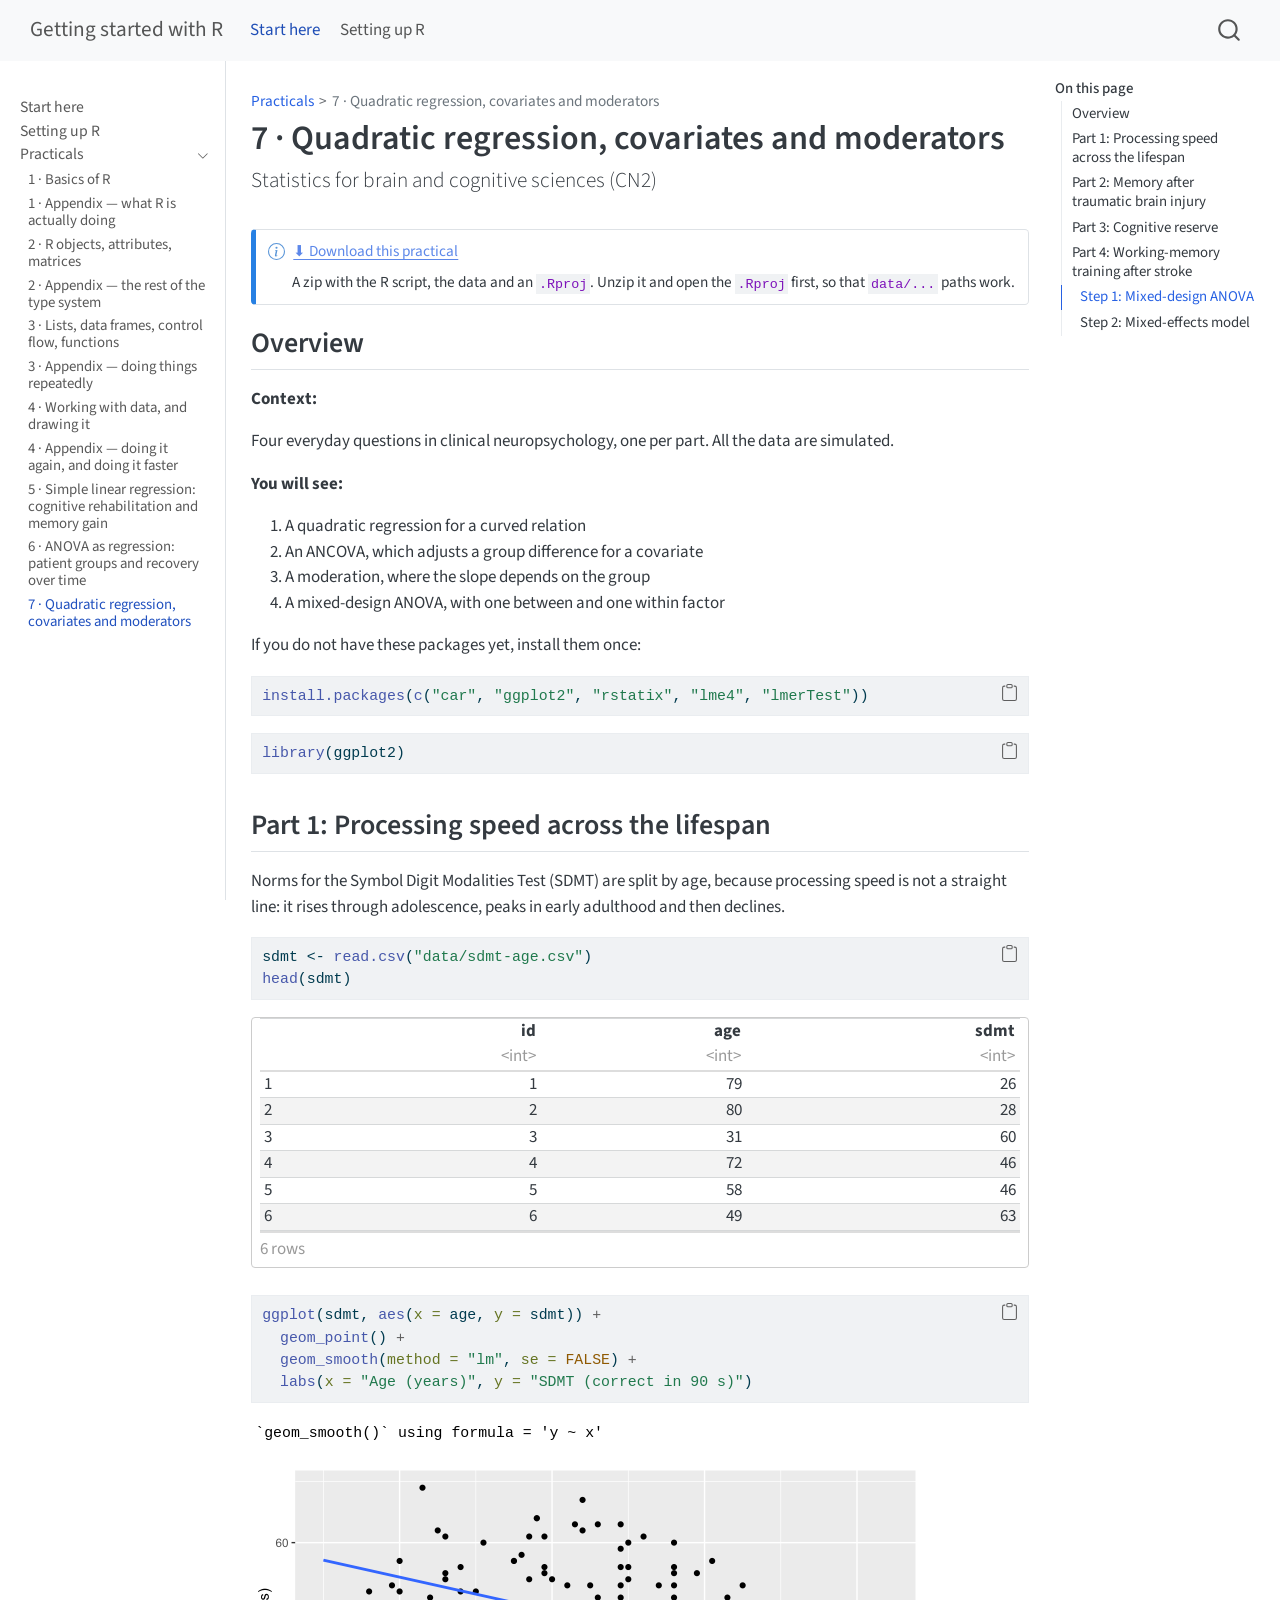
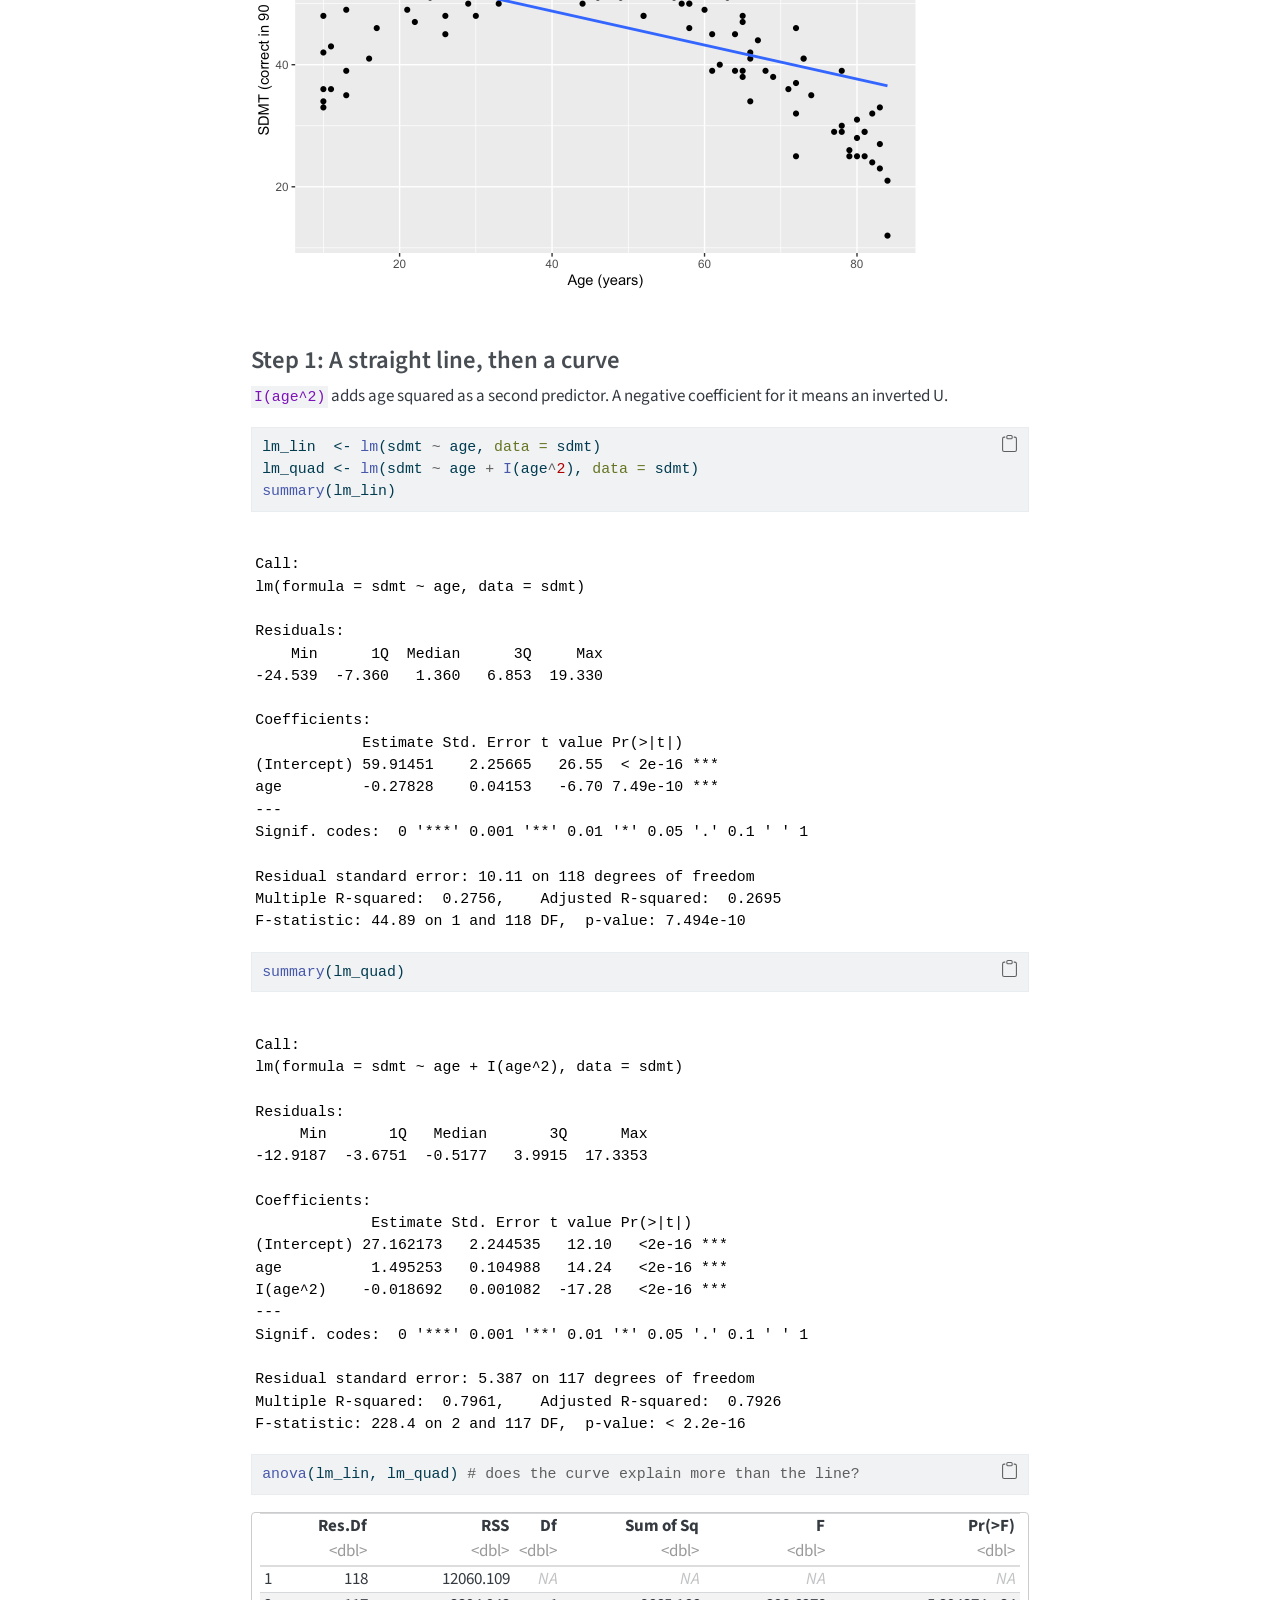
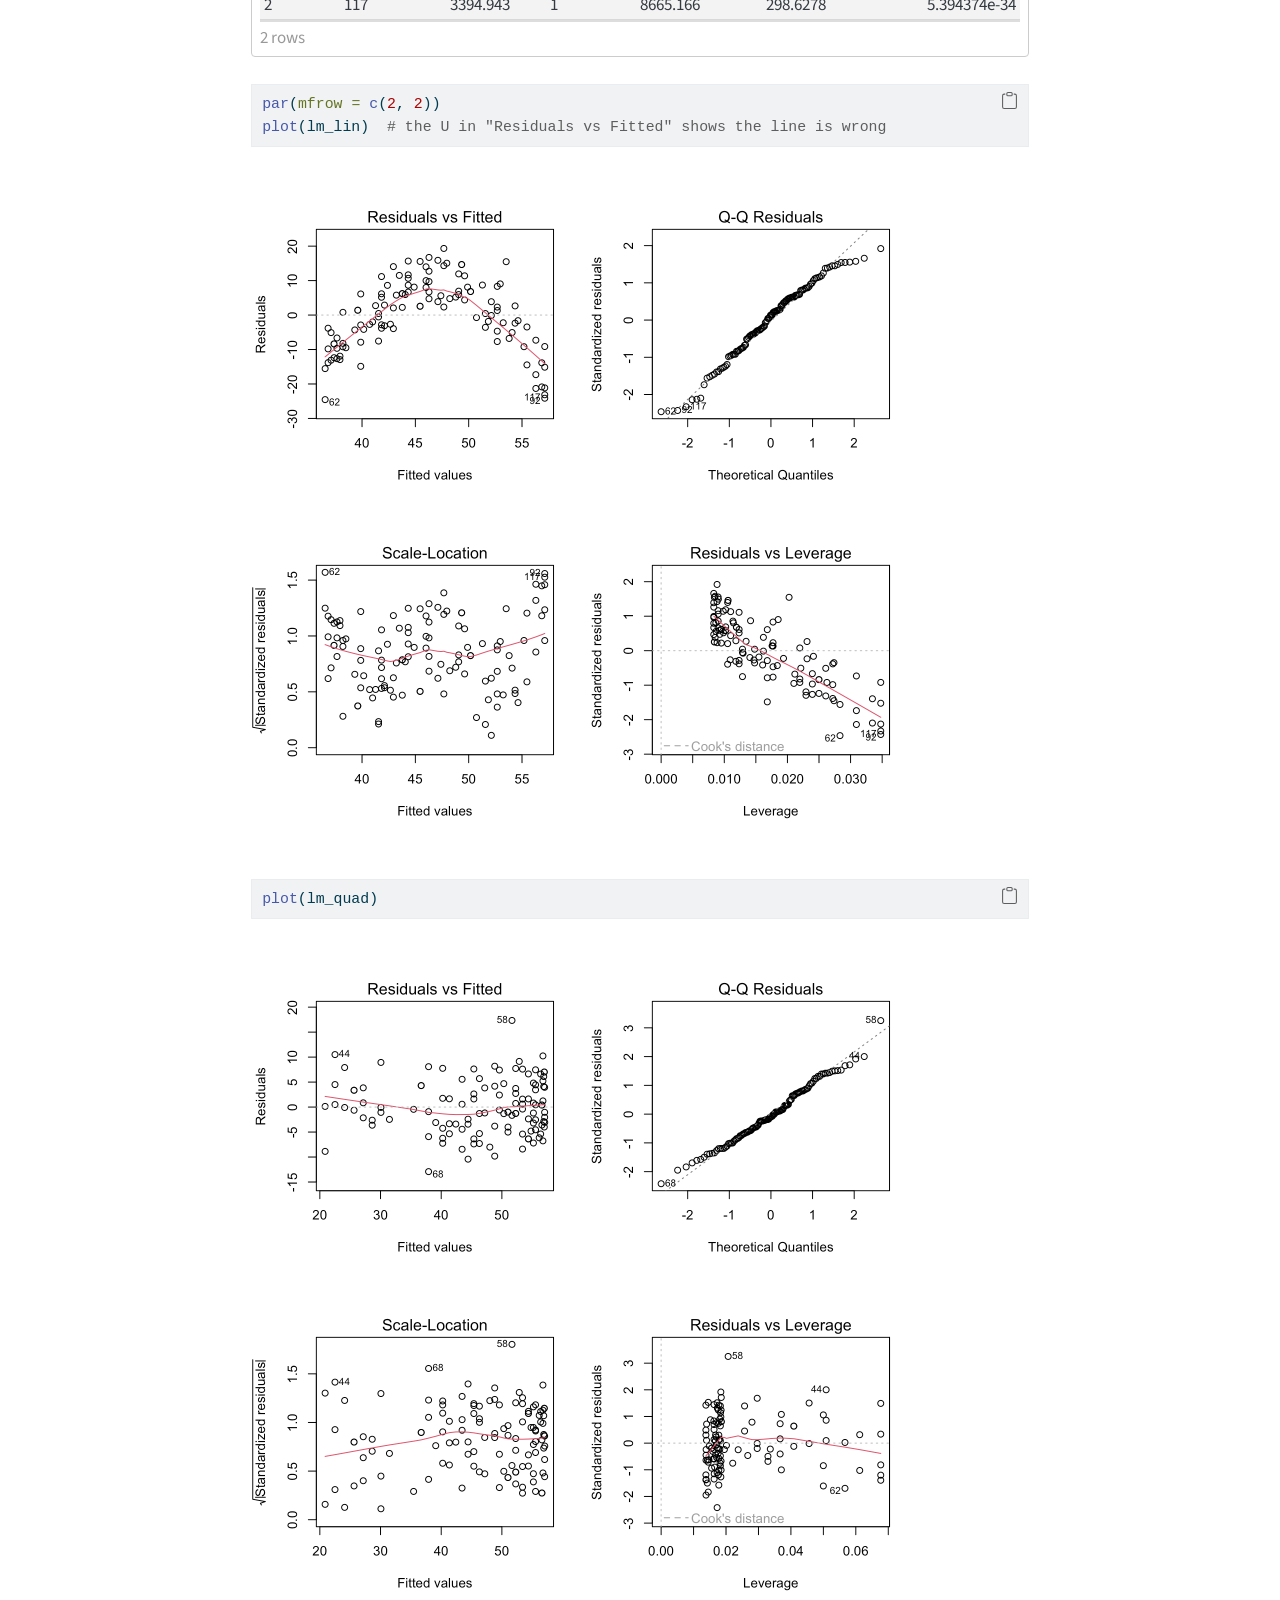
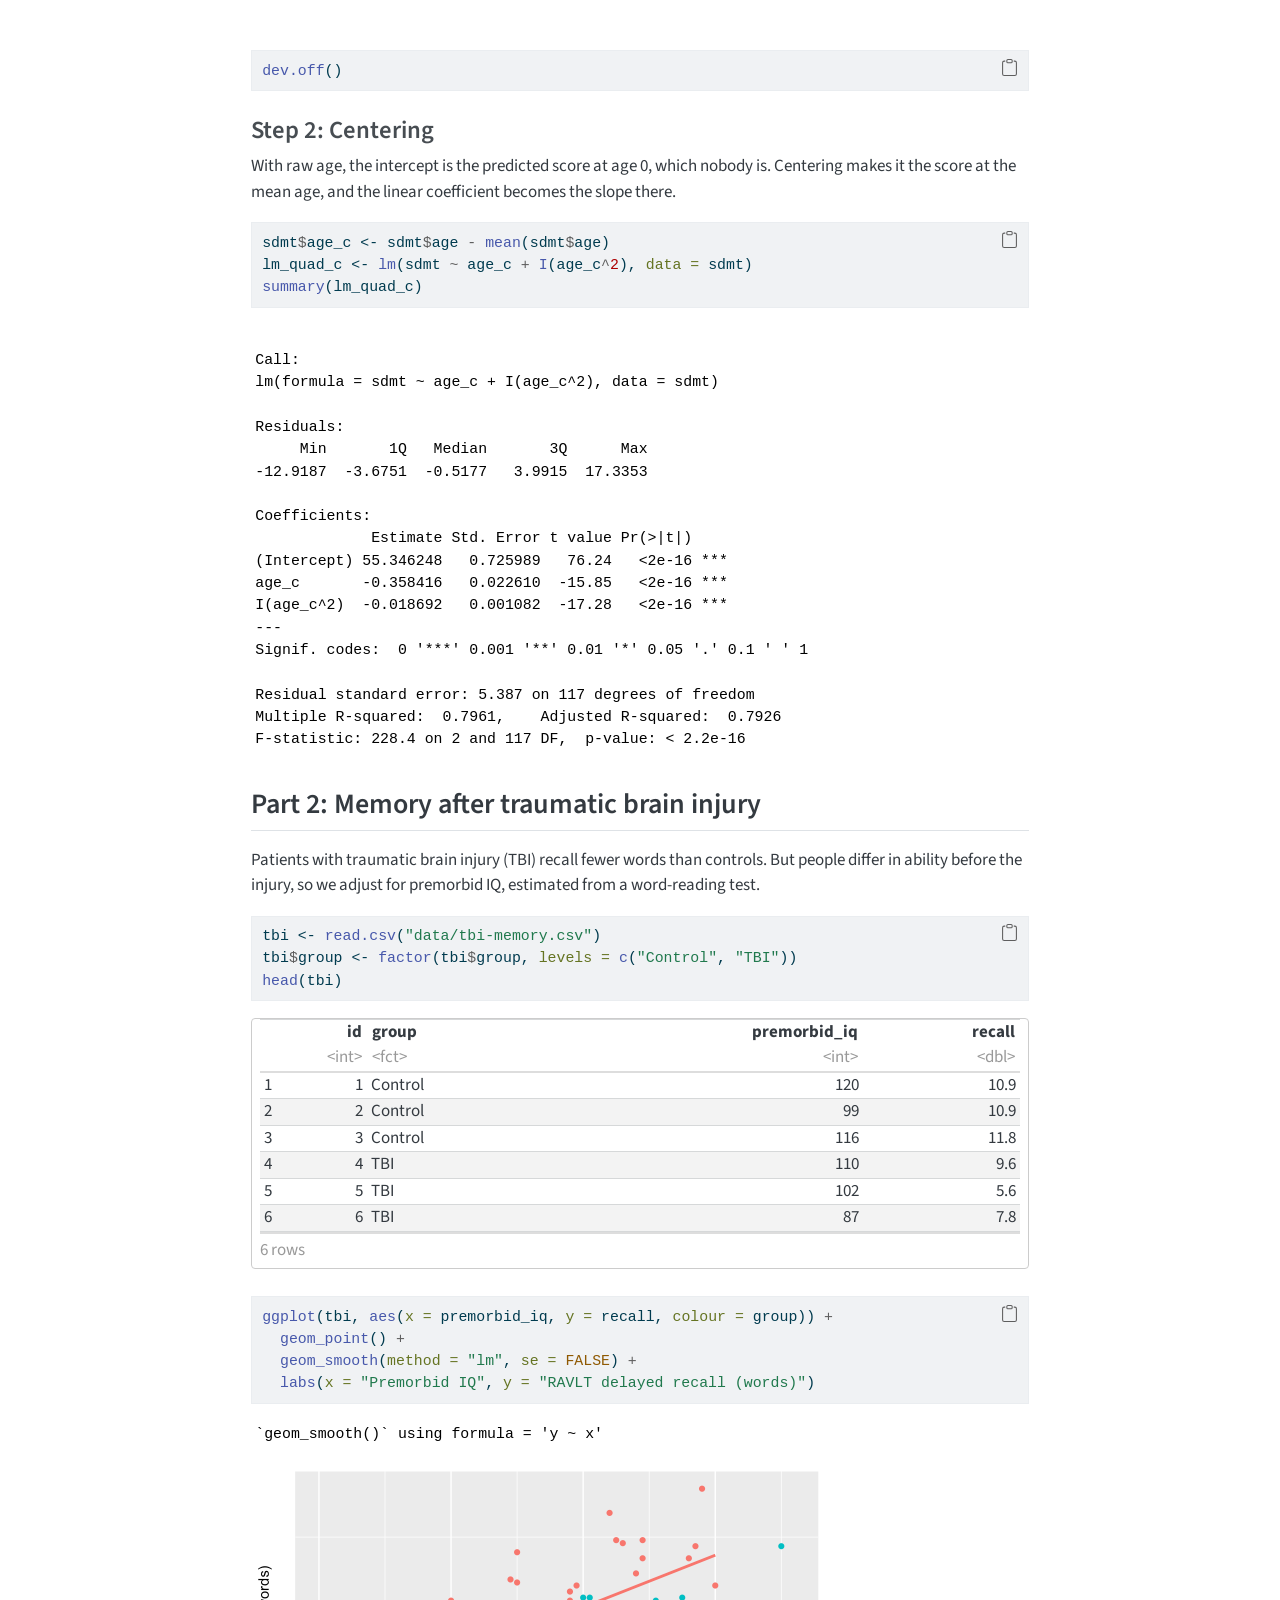
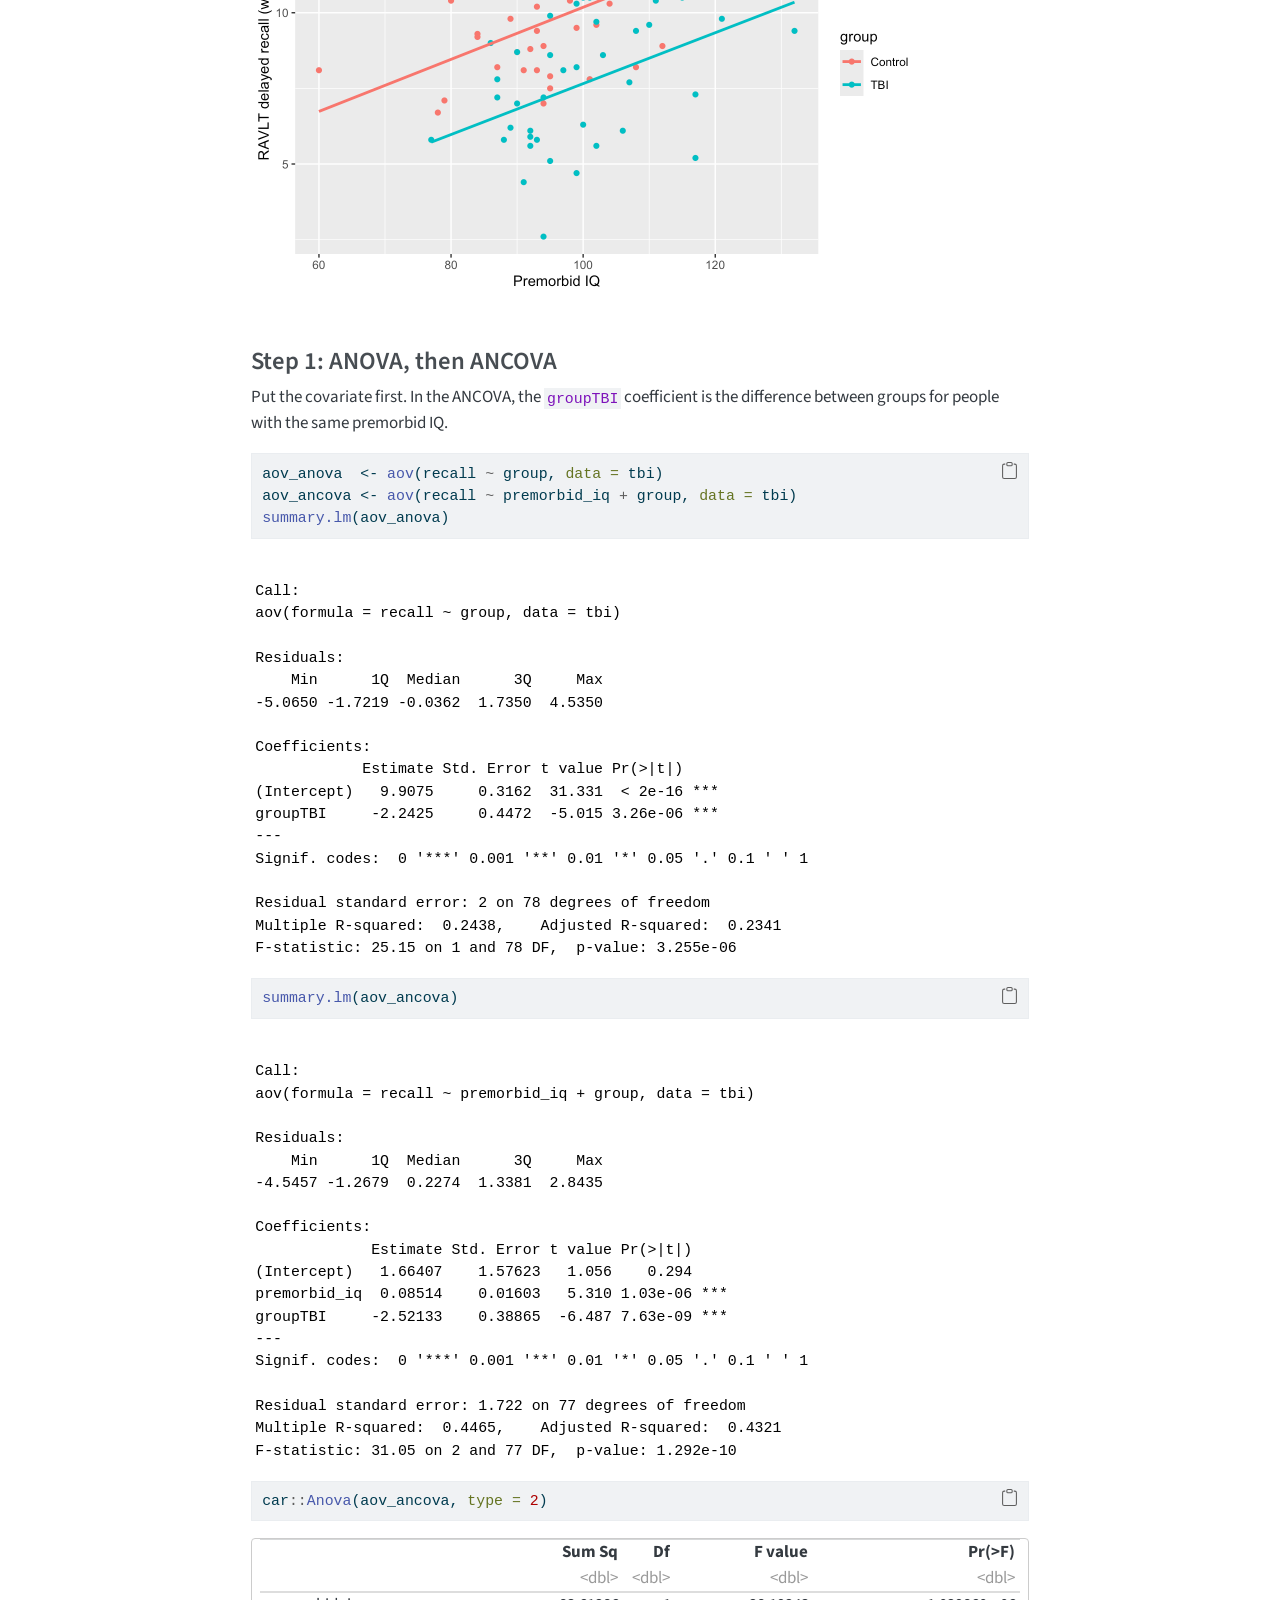
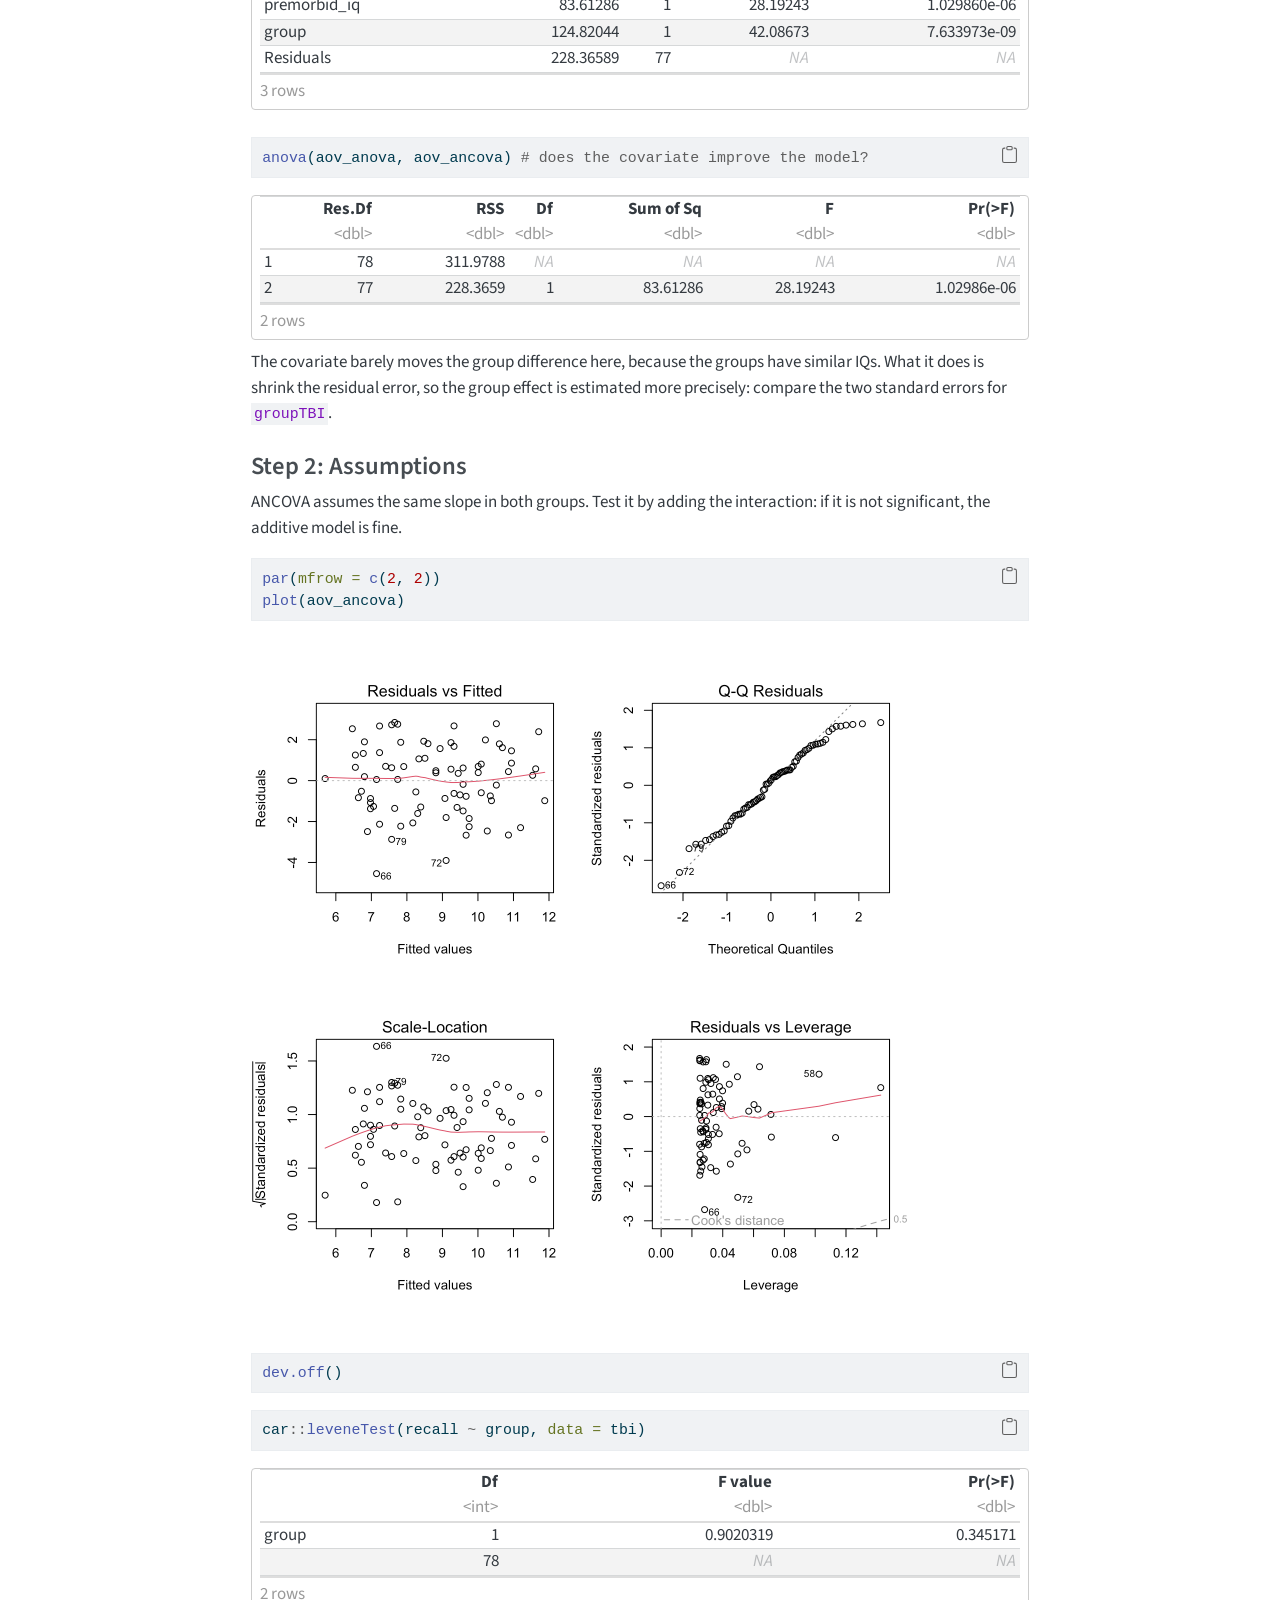
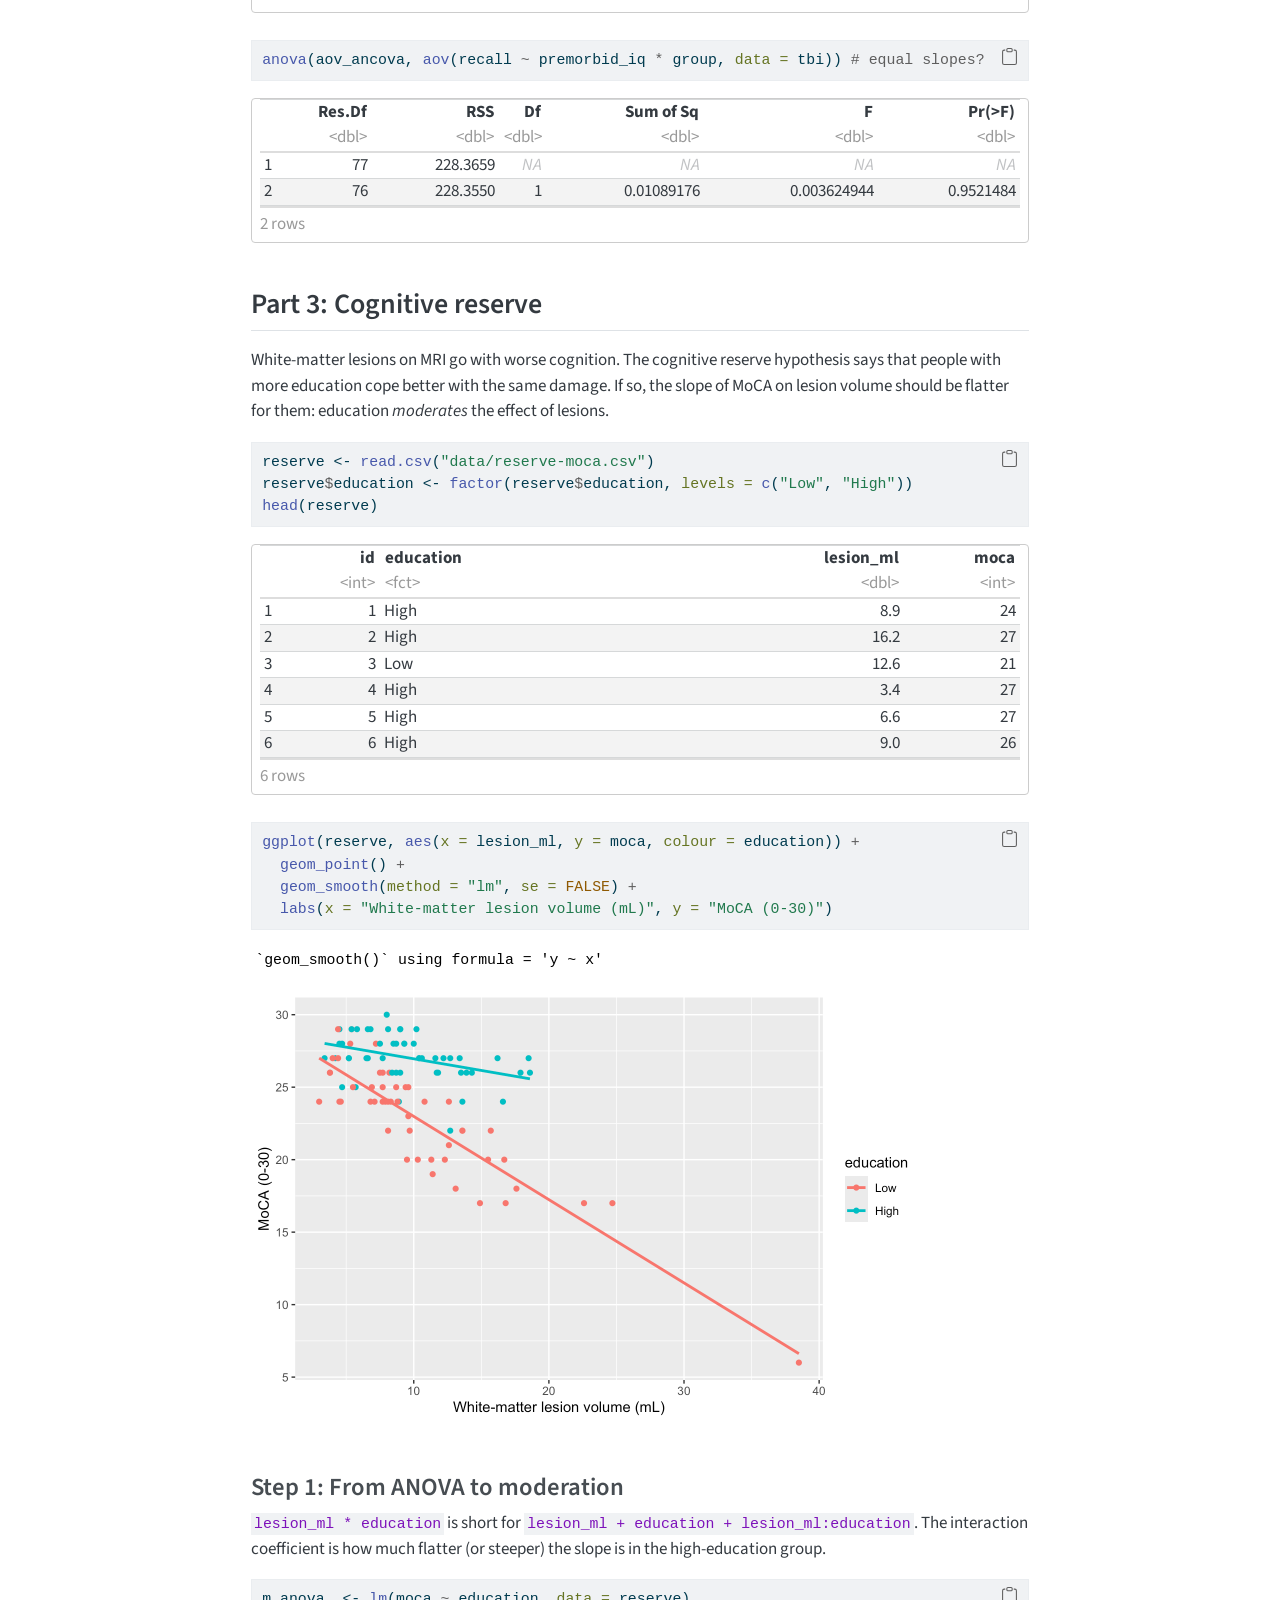
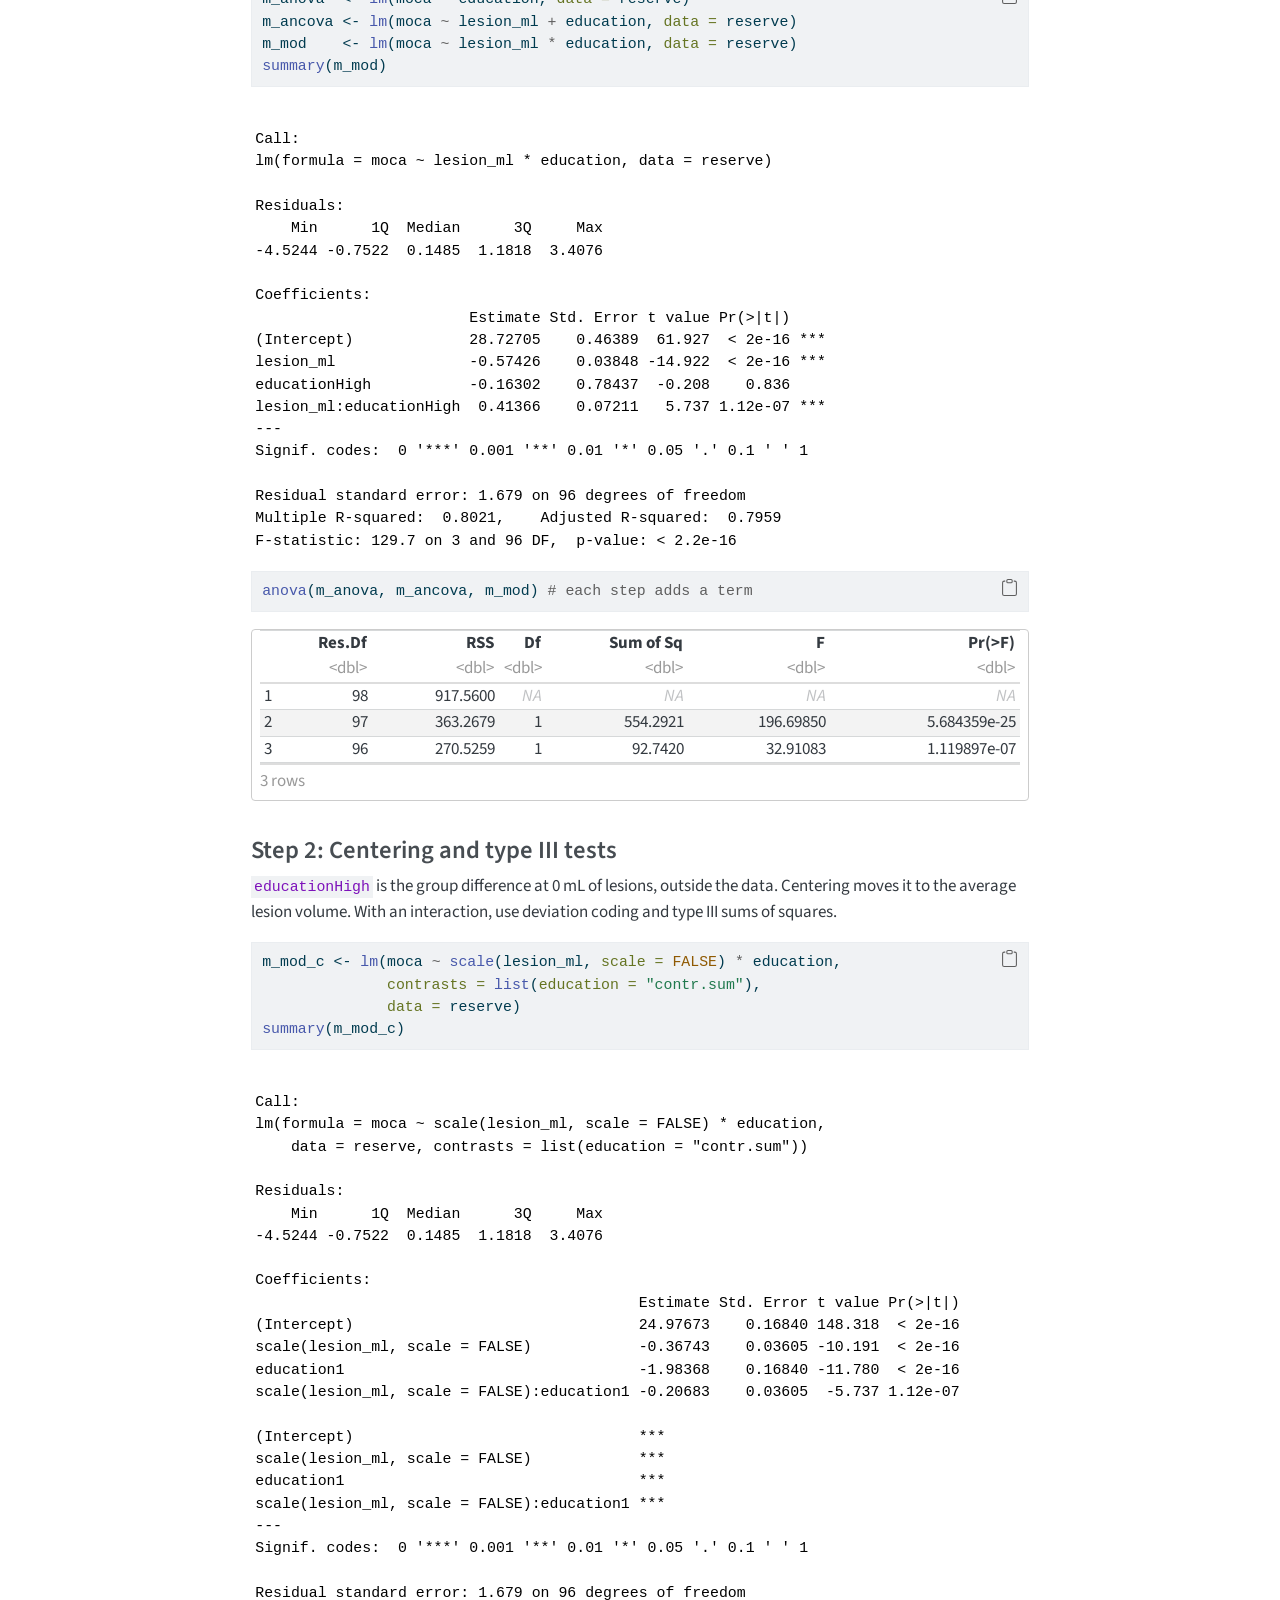
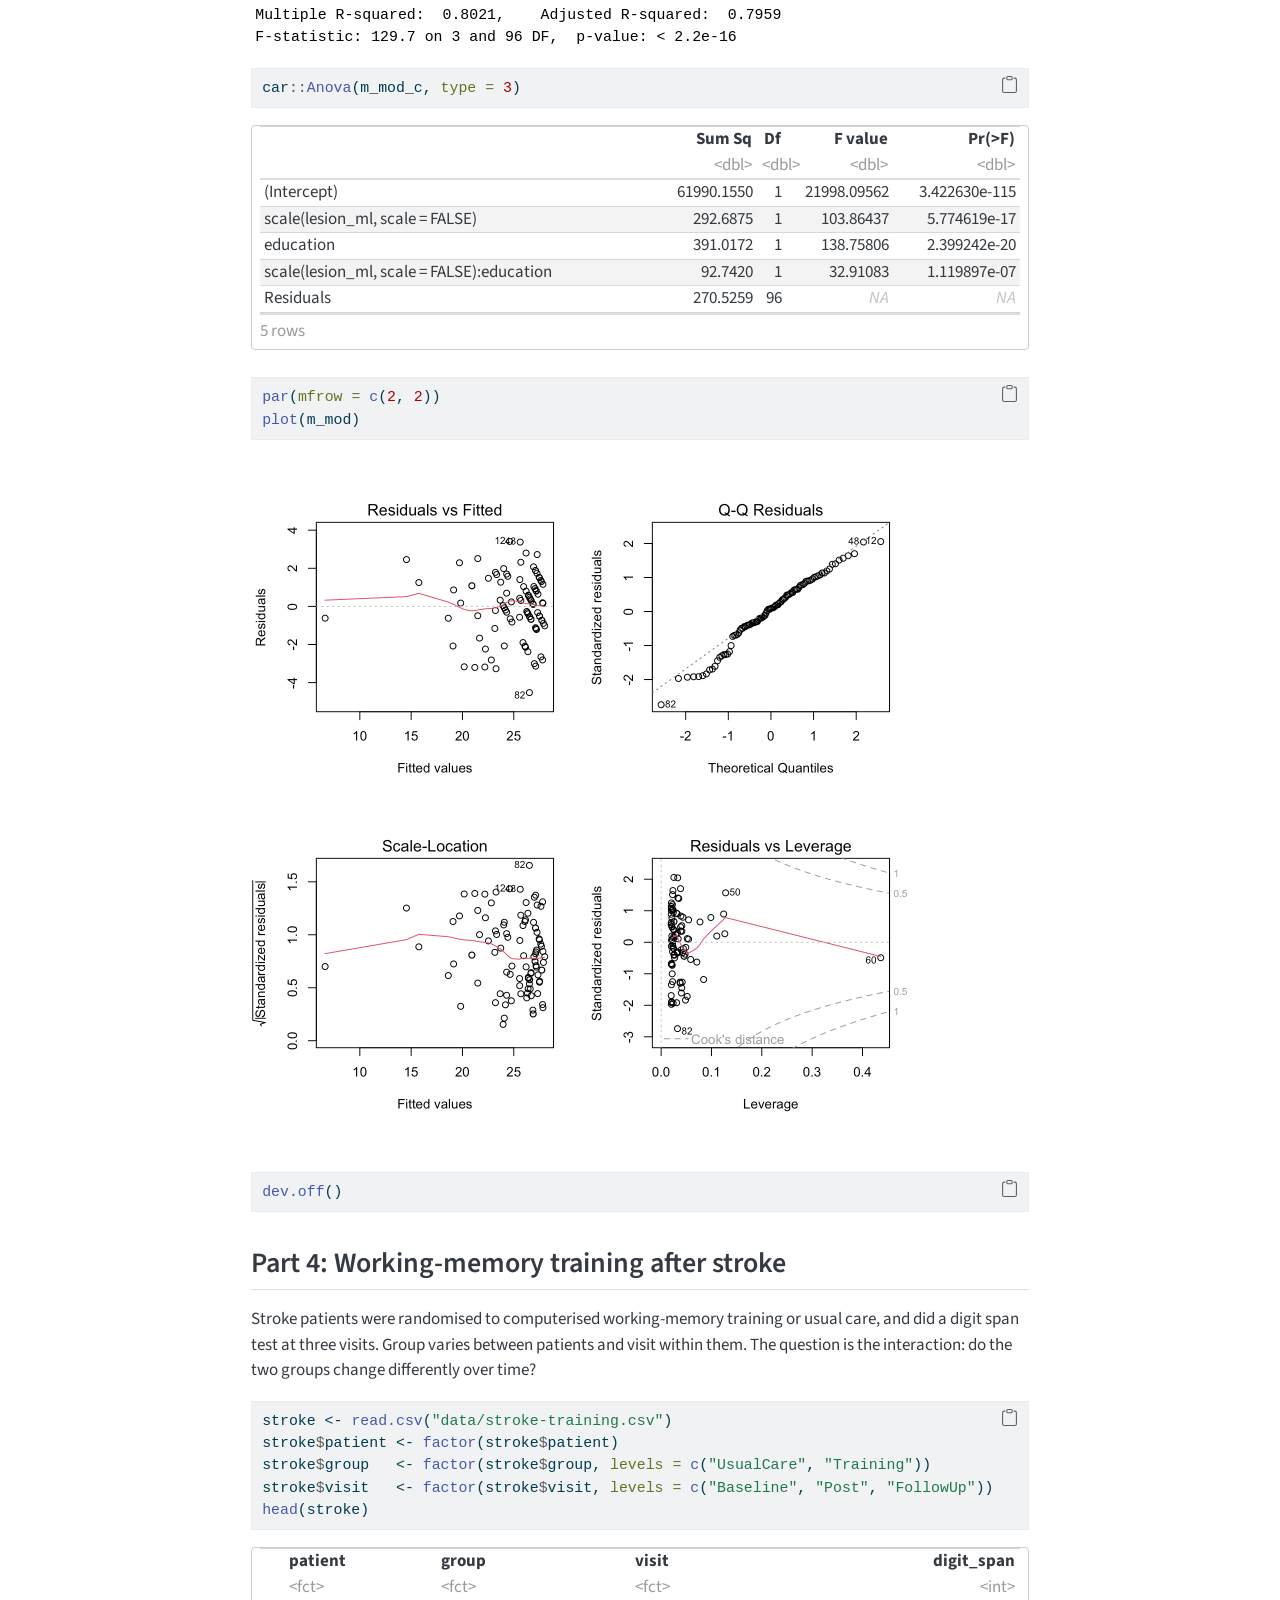
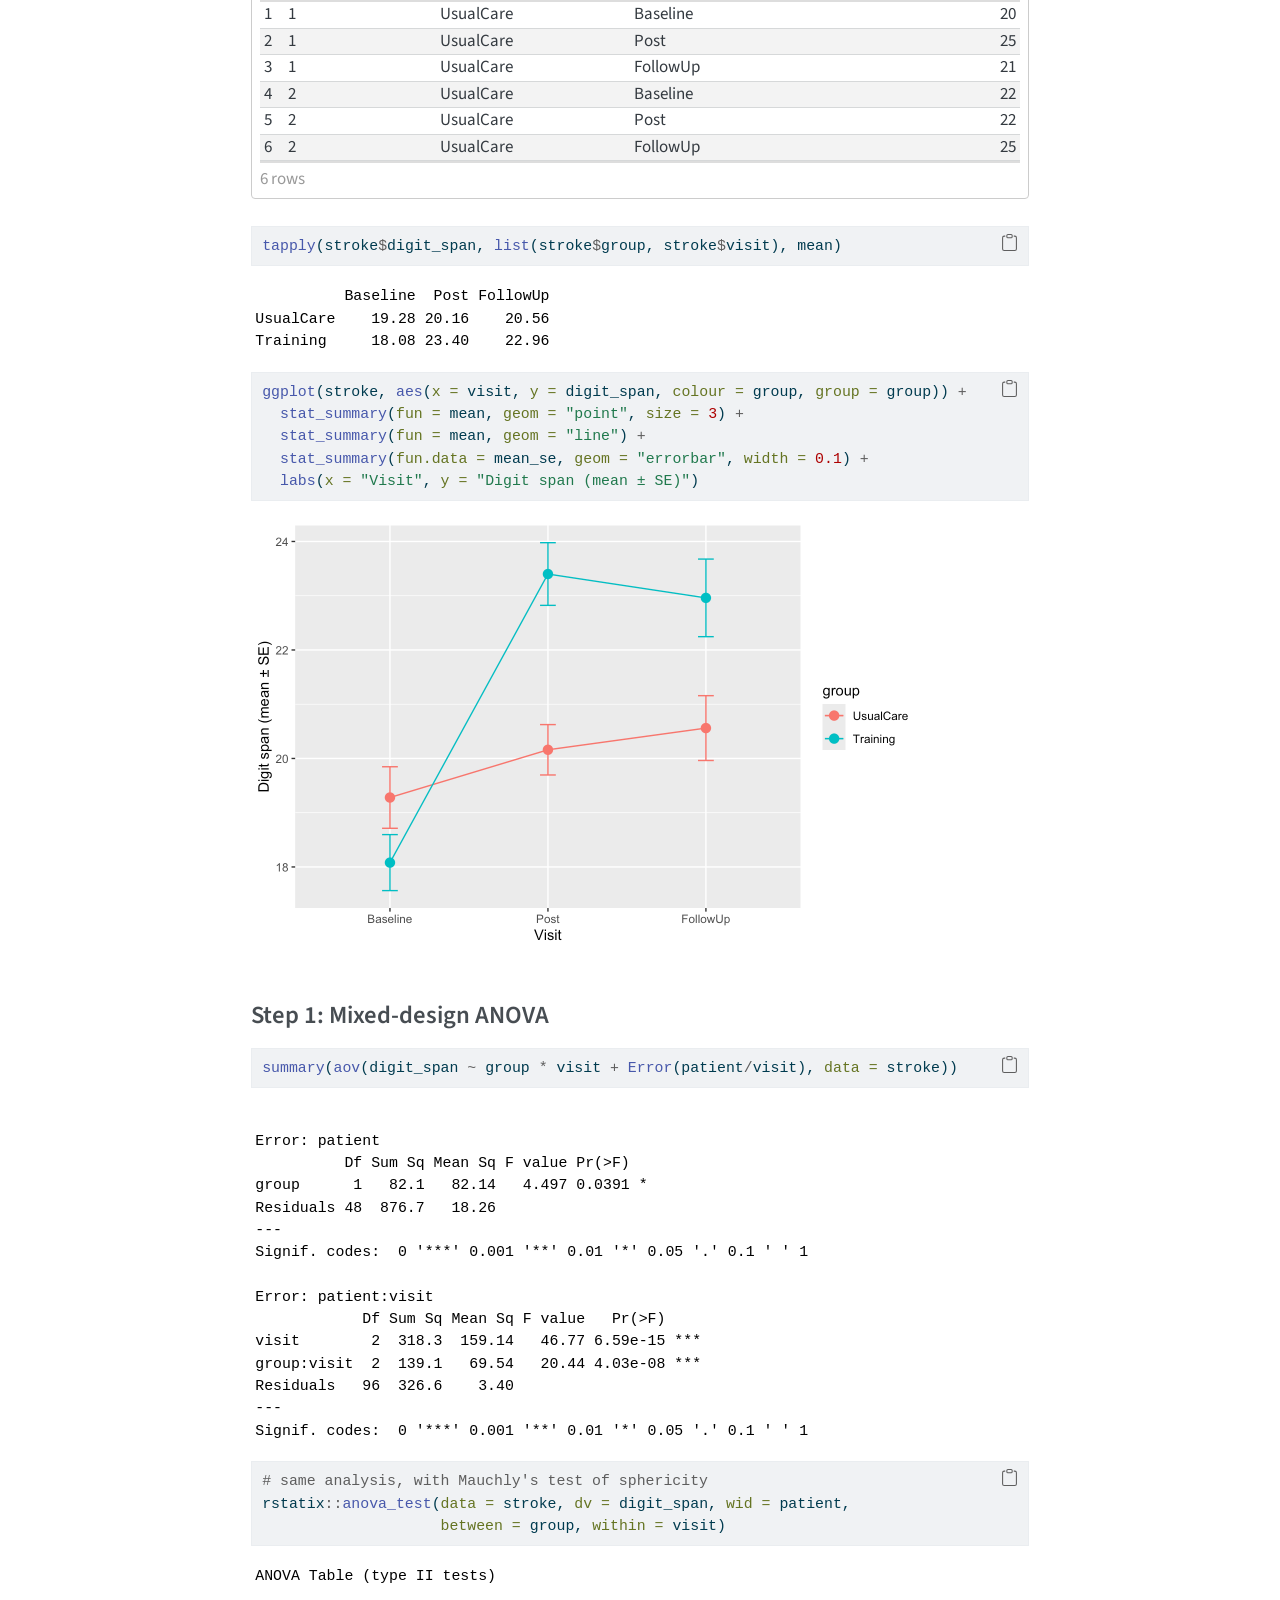
<file: sessions/07-ancova-moderation-clinical-neuropsychology/index.html>
<!DOCTYPE html>
<html xmlns="http://www.w3.org/1999/xhtml" lang="en" xml:lang="en"><head>

<meta charset="utf-8">
<meta name="generator" content="quarto-1.8.26">

<meta name="viewport" content="width=device-width, initial-scale=1.0, user-scalable=yes">


<title>7 · Quadratic regression, covariates and moderators – Getting started with R</title>
<style>
code{white-space: pre-wrap;}
span.smallcaps{font-variant: small-caps;}
div.columns{display: flex; gap: min(4vw, 1.5em);}
div.column{flex: auto; overflow-x: auto;}
div.hanging-indent{margin-left: 1.5em; text-indent: -1.5em;}
ul.task-list{list-style: none;}
ul.task-list li input[type="checkbox"] {
  width: 0.8em;
  margin: 0 0.8em 0.2em -1em; /* quarto-specific, see https://github.com/quarto-dev/quarto-cli/issues/4556 */ 
  vertical-align: middle;
}
/* CSS for syntax highlighting */
html { -webkit-text-size-adjust: 100%; }
pre > code.sourceCode { white-space: pre; position: relative; }
pre > code.sourceCode > span { display: inline-block; line-height: 1.25; }
pre > code.sourceCode > span:empty { height: 1.2em; }
.sourceCode { overflow: visible; }
code.sourceCode > span { color: inherit; text-decoration: inherit; }
div.sourceCode { margin: 1em 0; }
pre.sourceCode { margin: 0; }
@media screen {
div.sourceCode { overflow: auto; }
}
@media print {
pre > code.sourceCode { white-space: pre-wrap; }
pre > code.sourceCode > span { text-indent: -5em; padding-left: 5em; }
}
pre.numberSource code
  { counter-reset: source-line 0; }
pre.numberSource code > span
  { position: relative; left: -4em; counter-increment: source-line; }
pre.numberSource code > span > a:first-child::before
  { content: counter(source-line);
    position: relative; left: -1em; text-align: right; vertical-align: baseline;
    border: none; display: inline-block;
    -webkit-touch-callout: none; -webkit-user-select: none;
    -khtml-user-select: none; -moz-user-select: none;
    -ms-user-select: none; user-select: none;
    padding: 0 4px; width: 4em;
  }
pre.numberSource { margin-left: 3em;  padding-left: 4px; }
div.sourceCode
  {   }
@media screen {
pre > code.sourceCode > span > a:first-child::before { text-decoration: underline; }
}
</style>


<script src="../../site_libs/quarto-nav/quarto-nav.js"></script>
<script src="../../site_libs/quarto-nav/headroom.min.js"></script>
<script src="../../site_libs/clipboard/clipboard.min.js"></script>
<script src="../../site_libs/quarto-search/autocomplete.umd.js"></script>
<script src="../../site_libs/quarto-search/fuse.min.js"></script>
<script src="../../site_libs/quarto-search/quarto-search.js"></script>
<meta name="quarto:offset" content="../../">
<link href="../../sessions/06-anova-clinical-neuropsychology/index.html" rel="prev">
<script src="../../site_libs/quarto-html/quarto.js" type="module"></script>
<script src="../../site_libs/quarto-html/tabsets/tabsets.js" type="module"></script>
<script src="../../site_libs/quarto-html/axe/axe-check.js" type="module"></script>
<script src="../../site_libs/quarto-html/popper.min.js"></script>
<script src="../../site_libs/quarto-html/tippy.umd.min.js"></script>
<script src="../../site_libs/quarto-html/anchor.min.js"></script>
<link href="../../site_libs/quarto-html/tippy.css" rel="stylesheet">
<link href="../../site_libs/quarto-html/quarto-syntax-highlighting-587c61ba64f3a5504c4d52d930310e48.css" rel="stylesheet" id="quarto-text-highlighting-styles">
<script src="../../site_libs/bootstrap/bootstrap.min.js"></script>
<link href="../../site_libs/bootstrap/bootstrap-icons.css" rel="stylesheet">
<link href="../../site_libs/bootstrap/bootstrap-b4acf84f37d6d68f6a15c6fe27913e81.min.css" rel="stylesheet" append-hash="true" id="quarto-bootstrap" data-mode="light">
<script id="quarto-search-options" type="application/json">{
  "location": "navbar",
  "copy-button": false,
  "collapse-after": 3,
  "panel-placement": "end",
  "type": "overlay",
  "limit": 50,
  "keyboard-shortcut": [
    "f",
    "/",
    "s"
  ],
  "show-item-context": false,
  "language": {
    "search-no-results-text": "No results",
    "search-matching-documents-text": "matching documents",
    "search-copy-link-title": "Copy link to search",
    "search-hide-matches-text": "Hide additional matches",
    "search-more-match-text": "more match in this document",
    "search-more-matches-text": "more matches in this document",
    "search-clear-button-title": "Clear",
    "search-text-placeholder": "",
    "search-detached-cancel-button-title": "Cancel",
    "search-submit-button-title": "Submit",
    "search-label": "Search"
  }
}</script>
<link href="../../site_libs/pagedtable-1.1/css/pagedtable.css" rel="stylesheet">
<script src="../../site_libs/pagedtable-1.1/js/pagedtable.js"></script>


<link rel="stylesheet" href="../../styles.css">
</head>

<body class="nav-sidebar docked nav-fixed quarto-light">

<div id="quarto-search-results"></div>
  <header id="quarto-header" class="headroom fixed-top">
    <nav class="navbar navbar-expand-lg " data-bs-theme="dark">
      <div class="navbar-container container-fluid">
      <div class="navbar-brand-container mx-auto">
    <a class="navbar-brand" href="../../index.html">
    <span class="navbar-title">Getting started with R</span>
    </a>
  </div>
            <div id="quarto-search" class="" title="Search"></div>
          <button class="navbar-toggler" type="button" data-bs-toggle="collapse" data-bs-target="#navbarCollapse" aria-controls="navbarCollapse" role="menu" aria-expanded="false" aria-label="Toggle navigation" onclick="if (window.quartoToggleHeadroom) { window.quartoToggleHeadroom(); }">
  <span class="navbar-toggler-icon"></span>
</button>
          <div class="collapse navbar-collapse" id="navbarCollapse">
            <ul class="navbar-nav navbar-nav-scroll me-auto">
  <li class="nav-item">
    <a class="nav-link active" href="../../index.html" aria-current="page"> 
<span class="menu-text">Start here</span></a>
  </li>  
  <li class="nav-item">
    <a class="nav-link" href="../../setup.html"> 
<span class="menu-text">Setting up R</span></a>
  </li>  
</ul>
          </div> <!-- /navcollapse -->
            <div class="quarto-navbar-tools">
</div>
      </div> <!-- /container-fluid -->
    </nav>
  <nav class="quarto-secondary-nav">
    <div class="container-fluid d-flex">
      <button type="button" class="quarto-btn-toggle btn" data-bs-toggle="collapse" role="button" data-bs-target=".quarto-sidebar-collapse-item" aria-controls="quarto-sidebar" aria-expanded="false" aria-label="Toggle sidebar navigation" onclick="if (window.quartoToggleHeadroom) { window.quartoToggleHeadroom(); }">
        <i class="bi bi-layout-text-sidebar-reverse"></i>
      </button>
        <nav class="quarto-page-breadcrumbs" aria-label="breadcrumb"><ol class="breadcrumb"><li class="breadcrumb-item"><a href="../../sessions/01-r-basics/index.html">Practicals</a></li><li class="breadcrumb-item"><a href="../../sessions/07-ancova-moderation-clinical-neuropsychology/index.html">7 · Quadratic regression, covariates and moderators</a></li></ol></nav>
        <a class="flex-grow-1" role="navigation" data-bs-toggle="collapse" data-bs-target=".quarto-sidebar-collapse-item" aria-controls="quarto-sidebar" aria-expanded="false" aria-label="Toggle sidebar navigation" onclick="if (window.quartoToggleHeadroom) { window.quartoToggleHeadroom(); }">      
        </a>
    </div>
  </nav>
</header>
<!-- content -->
<div id="quarto-content" class="quarto-container page-columns page-rows-contents page-layout-article page-navbar">
<!-- sidebar -->
  <nav id="quarto-sidebar" class="sidebar collapse collapse-horizontal quarto-sidebar-collapse-item sidebar-navigation docked overflow-auto">
    <div class="sidebar-menu-container"> 
    <ul class="list-unstyled mt-1">
        <li class="sidebar-item">
  <div class="sidebar-item-container"> 
  <a href="../../index.html" class="sidebar-item-text sidebar-link">
 <span class="menu-text">Start here</span></a>
  </div>
</li>
        <li class="sidebar-item">
  <div class="sidebar-item-container"> 
  <a href="../../setup.html" class="sidebar-item-text sidebar-link">
 <span class="menu-text">Setting up R</span></a>
  </div>
</li>
        <li class="sidebar-item sidebar-item-section">
      <div class="sidebar-item-container"> 
            <a class="sidebar-item-text sidebar-link text-start" data-bs-toggle="collapse" data-bs-target="#quarto-sidebar-section-1" role="navigation" aria-expanded="true">
 <span class="menu-text">Practicals</span></a>
          <a class="sidebar-item-toggle text-start" data-bs-toggle="collapse" data-bs-target="#quarto-sidebar-section-1" role="navigation" aria-expanded="true" aria-label="Toggle section">
            <i class="bi bi-chevron-right ms-2"></i>
          </a> 
      </div>
      <ul id="quarto-sidebar-section-1" class="collapse list-unstyled sidebar-section depth1 show">  
          <li class="sidebar-item">
  <div class="sidebar-item-container"> 
  <a href="../../sessions/01-r-basics/index.html" class="sidebar-item-text sidebar-link">
 <span class="menu-text">1 · Basics of R</span></a>
  </div>
</li>
          <li class="sidebar-item">
  <div class="sidebar-item-container"> 
  <a href="../../sessions/01-r-basics/appendix.html" class="sidebar-item-text sidebar-link">
 <span class="menu-text">1 · Appendix — what R is actually doing</span></a>
  </div>
</li>
          <li class="sidebar-item">
  <div class="sidebar-item-container"> 
  <a href="../../sessions/02-r-objects/index.html" class="sidebar-item-text sidebar-link">
 <span class="menu-text">2 · R objects, attributes, matrices</span></a>
  </div>
</li>
          <li class="sidebar-item">
  <div class="sidebar-item-container"> 
  <a href="../../sessions/02-r-objects/appendix.html" class="sidebar-item-text sidebar-link">
 <span class="menu-text">2 · Appendix — the rest of the type system</span></a>
  </div>
</li>
          <li class="sidebar-item">
  <div class="sidebar-item-container"> 
  <a href="../../sessions/03-lists-dataframes-functions/index.html" class="sidebar-item-text sidebar-link">
 <span class="menu-text">3 · Lists, data frames, control flow, functions</span></a>
  </div>
</li>
          <li class="sidebar-item">
  <div class="sidebar-item-container"> 
  <a href="../../sessions/03-lists-dataframes-functions/appendix.html" class="sidebar-item-text sidebar-link">
 <span class="menu-text">3 · Appendix — doing things repeatedly</span></a>
  </div>
</li>
          <li class="sidebar-item">
  <div class="sidebar-item-container"> 
  <a href="../../sessions/04-working-with-data/index.html" class="sidebar-item-text sidebar-link">
 <span class="menu-text">4 · Working with data, and drawing it</span></a>
  </div>
</li>
          <li class="sidebar-item">
  <div class="sidebar-item-container"> 
  <a href="../../sessions/04-working-with-data/appendix.html" class="sidebar-item-text sidebar-link">
 <span class="menu-text">4 · Appendix — doing it again, and doing it faster</span></a>
  </div>
</li>
          <li class="sidebar-item">
  <div class="sidebar-item-container"> 
  <a href="../../sessions/05-slr-clinical-neuropsychology/index.html" class="sidebar-item-text sidebar-link">
 <span class="menu-text">5 · Simple linear regression: cognitive rehabilitation and memory gain</span></a>
  </div>
</li>
          <li class="sidebar-item">
  <div class="sidebar-item-container"> 
  <a href="../../sessions/06-anova-clinical-neuropsychology/index.html" class="sidebar-item-text sidebar-link">
 <span class="menu-text">6 · ANOVA as regression: patient groups and recovery over time</span></a>
  </div>
</li>
          <li class="sidebar-item">
  <div class="sidebar-item-container"> 
  <a href="../../sessions/07-ancova-moderation-clinical-neuropsychology/index.html" class="sidebar-item-text sidebar-link active">
 <span class="menu-text">7 · Quadratic regression, covariates and moderators</span></a>
  </div>
</li>
      </ul>
  </li>
    </ul>
    </div>
</nav>
<div id="quarto-sidebar-glass" class="quarto-sidebar-collapse-item" data-bs-toggle="collapse" data-bs-target=".quarto-sidebar-collapse-item"></div>
<!-- margin-sidebar -->
    <div id="quarto-margin-sidebar" class="sidebar margin-sidebar">
        <nav id="TOC" role="doc-toc" class="toc-active">
    <h2 id="toc-title">On this page</h2>
   
  <ul>
  <li><a href="#overview" id="toc-overview" class="nav-link active" data-scroll-target="#overview">Overview</a></li>
  <li><a href="#part-1-processing-speed-across-the-lifespan" id="toc-part-1-processing-speed-across-the-lifespan" class="nav-link" data-scroll-target="#part-1-processing-speed-across-the-lifespan">Part 1: Processing speed across the lifespan</a>
  <ul class="collapse">
  <li><a href="#step-1-a-straight-line-then-a-curve" id="toc-step-1-a-straight-line-then-a-curve" class="nav-link" data-scroll-target="#step-1-a-straight-line-then-a-curve">Step 1: A straight line, then a curve</a></li>
  <li><a href="#step-2-centering" id="toc-step-2-centering" class="nav-link" data-scroll-target="#step-2-centering">Step 2: Centering</a></li>
  </ul></li>
  <li><a href="#part-2-memory-after-traumatic-brain-injury" id="toc-part-2-memory-after-traumatic-brain-injury" class="nav-link" data-scroll-target="#part-2-memory-after-traumatic-brain-injury">Part 2: Memory after traumatic brain injury</a>
  <ul class="collapse">
  <li><a href="#step-1-anova-then-ancova" id="toc-step-1-anova-then-ancova" class="nav-link" data-scroll-target="#step-1-anova-then-ancova">Step 1: ANOVA, then ANCOVA</a></li>
  <li><a href="#step-2-assumptions" id="toc-step-2-assumptions" class="nav-link" data-scroll-target="#step-2-assumptions">Step 2: Assumptions</a></li>
  </ul></li>
  <li><a href="#part-3-cognitive-reserve" id="toc-part-3-cognitive-reserve" class="nav-link" data-scroll-target="#part-3-cognitive-reserve">Part 3: Cognitive reserve</a>
  <ul class="collapse">
  <li><a href="#step-1-from-anova-to-moderation" id="toc-step-1-from-anova-to-moderation" class="nav-link" data-scroll-target="#step-1-from-anova-to-moderation">Step 1: From ANOVA to moderation</a></li>
  <li><a href="#step-2-centering-and-type-iii-tests" id="toc-step-2-centering-and-type-iii-tests" class="nav-link" data-scroll-target="#step-2-centering-and-type-iii-tests">Step 2: Centering and type III tests</a></li>
  </ul></li>
  <li><a href="#part-4-working-memory-training-after-stroke" id="toc-part-4-working-memory-training-after-stroke" class="nav-link" data-scroll-target="#part-4-working-memory-training-after-stroke">Part 4: Working-memory training after stroke</a>
  <ul class="collapse">
  <li><a href="#step-1-mixed-design-anova" id="toc-step-1-mixed-design-anova" class="nav-link" data-scroll-target="#step-1-mixed-design-anova">Step 1: Mixed-design ANOVA</a></li>
  <li><a href="#step-2-mixed-effects-model" id="toc-step-2-mixed-effects-model" class="nav-link" data-scroll-target="#step-2-mixed-effects-model">Step 2: Mixed-effects model</a></li>
  </ul></li>
  </ul>
</nav>
    </div>
<!-- main -->
<main class="content" id="quarto-document-content">

<header id="title-block-header" class="quarto-title-block default"><nav class="quarto-page-breadcrumbs quarto-title-breadcrumbs d-none d-lg-block" aria-label="breadcrumb"><ol class="breadcrumb"><li class="breadcrumb-item"><a href="../../sessions/01-r-basics/index.html">Practicals</a></li><li class="breadcrumb-item"><a href="../../sessions/07-ancova-moderation-clinical-neuropsychology/index.html">7 · Quadratic regression, covariates and moderators</a></li></ol></nav>
<div class="quarto-title">
<h1 class="title">7 · Quadratic regression, covariates and moderators</h1>
<p class="subtitle lead">Statistics for brain and cognitive sciences (CN2)</p>
</div>



<div class="quarto-title-meta">

    
  
    
  </div>
  


</header>


<div class="callout callout-style-simple callout-note callout-titled">
<div class="callout-header d-flex align-content-center">
<div class="callout-icon-container">
<i class="callout-icon"></i>
</div>
<div class="callout-title-container flex-fill">
<span class="screen-reader-only">Note</span><a href="../../handouts/07-ancova-moderation-clinical-neuropsychology.zip">⬇ Download this practical</a>
</div>
</div>
<div class="callout-body-container callout-body">
<p>A zip with the R script, the data and an <code>.Rproj</code>. Unzip it and open the <code>.Rproj</code> first, so that <code>data/...</code> paths work.</p>
</div>
</div>
<section id="overview" class="level2">
<h2 class="anchored" data-anchor-id="overview">Overview</h2>
<p><strong>Context:</strong></p>
<p>Four everyday questions in clinical neuropsychology, one per part. All the data are simulated.</p>
<p><strong>You will see:</strong></p>
<ol type="1">
<li>A quadratic regression for a curved relation</li>
<li>An ANCOVA, which adjusts a group difference for a covariate</li>
<li>A moderation, where the slope depends on the group</li>
<li>A mixed-design ANOVA, with one between and one within factor</li>
</ol>
<p>If you do not have these packages yet, install them once:</p>
<div class="cell">
<div class="code-copy-outer-scaffold"><div class="sourceCode cell-code" id="cb1"><pre class="sourceCode r code-with-copy"><code class="sourceCode r"><span id="cb1-1"><a href="#cb1-1" aria-hidden="true" tabindex="-1"></a><span class="fu">install.packages</span>(<span class="fu">c</span>(<span class="st">"car"</span>, <span class="st">"ggplot2"</span>, <span class="st">"rstatix"</span>, <span class="st">"lme4"</span>, <span class="st">"lmerTest"</span>))</span></code></pre></div><button title="Copy to Clipboard" class="code-copy-button"><i class="bi"></i></button></div>
</div>
<div class="cell">
<div class="code-copy-outer-scaffold"><div class="sourceCode cell-code" id="cb2"><pre class="sourceCode r code-with-copy"><code class="sourceCode r"><span id="cb2-1"><a href="#cb2-1" aria-hidden="true" tabindex="-1"></a><span class="fu">library</span>(ggplot2)</span></code></pre></div><button title="Copy to Clipboard" class="code-copy-button"><i class="bi"></i></button></div>
</div>
</section>
<section id="part-1-processing-speed-across-the-lifespan" class="level2">
<h2 class="anchored" data-anchor-id="part-1-processing-speed-across-the-lifespan">Part 1: Processing speed across the lifespan</h2>
<p>Norms for the Symbol Digit Modalities Test (SDMT) are split by age, because processing speed is not a straight line: it rises through adolescence, peaks in early adulthood and then declines.</p>
<div class="cell">
<div class="code-copy-outer-scaffold"><div class="sourceCode cell-code" id="cb3"><pre class="sourceCode r code-with-copy"><code class="sourceCode r"><span id="cb3-1"><a href="#cb3-1" aria-hidden="true" tabindex="-1"></a>sdmt <span class="ot">&lt;-</span> <span class="fu">read.csv</span>(<span class="st">"data/sdmt-age.csv"</span>)</span>
<span id="cb3-2"><a href="#cb3-2" aria-hidden="true" tabindex="-1"></a><span class="fu">head</span>(sdmt)</span></code></pre></div><button title="Copy to Clipboard" class="code-copy-button"><i class="bi"></i></button></div>
<div class="cell-output-display">
<div data-pagedtable="false">
  <script data-pagedtable-source="" type="application/json">
{"columns":[{"label":[""],"name":["_rn_"],"type":[""],"align":["left"]},{"label":["id"],"name":[1],"type":["int"],"align":["right"]},{"label":["age"],"name":[2],"type":["int"],"align":["right"]},{"label":["sdmt"],"name":[3],"type":["int"],"align":["right"]}],"data":[{"1":"1","2":"79","3":"26","_rn_":"1"},{"1":"2","2":"80","3":"28","_rn_":"2"},{"1":"3","2":"31","3":"60","_rn_":"3"},{"1":"4","2":"72","3":"46","_rn_":"4"},{"1":"5","2":"58","3":"46","_rn_":"5"},{"1":"6","2":"49","3":"63","_rn_":"6"}],"options":{"columns":{"min":{},"max":[10]},"rows":{"min":[10],"max":[10]},"pages":{}}}
  </script>
</div>
</div>
<div class="code-copy-outer-scaffold"><div class="sourceCode cell-code" id="cb4"><pre class="sourceCode r code-with-copy"><code class="sourceCode r"><span id="cb4-1"><a href="#cb4-1" aria-hidden="true" tabindex="-1"></a><span class="fu">ggplot</span>(sdmt, <span class="fu">aes</span>(<span class="at">x =</span> age, <span class="at">y =</span> sdmt)) <span class="sc">+</span></span>
<span id="cb4-2"><a href="#cb4-2" aria-hidden="true" tabindex="-1"></a>  <span class="fu">geom_point</span>() <span class="sc">+</span></span>
<span id="cb4-3"><a href="#cb4-3" aria-hidden="true" tabindex="-1"></a>  <span class="fu">geom_smooth</span>(<span class="at">method =</span> <span class="st">"lm"</span>, <span class="at">se =</span> <span class="cn">FALSE</span>) <span class="sc">+</span></span>
<span id="cb4-4"><a href="#cb4-4" aria-hidden="true" tabindex="-1"></a>  <span class="fu">labs</span>(<span class="at">x =</span> <span class="st">"Age (years)"</span>, <span class="at">y =</span> <span class="st">"SDMT (correct in 90 s)"</span>)</span></code></pre></div><button title="Copy to Clipboard" class="code-copy-button"><i class="bi"></i></button></div>
<div class="cell-output cell-output-stderr">
<pre><code>`geom_smooth()` using formula = 'y ~ x'</code></pre>
</div>
<div class="cell-output-display">
<div>
<figure class="figure">
<p><img src="index_files/figure-html/unnamed-chunk-3-1.png" class="img-fluid figure-img" width="672"></p>
</figure>
</div>
</div>
</div>
<section id="step-1-a-straight-line-then-a-curve" class="level3">
<h3 class="anchored" data-anchor-id="step-1-a-straight-line-then-a-curve">Step 1: A straight line, then a curve</h3>
<p><code>I(age^2)</code> adds age squared as a second predictor. A negative coefficient for it means an inverted U.</p>
<div class="cell">
<div class="code-copy-outer-scaffold"><div class="sourceCode cell-code" id="cb6"><pre class="sourceCode r code-with-copy"><code class="sourceCode r"><span id="cb6-1"><a href="#cb6-1" aria-hidden="true" tabindex="-1"></a>lm_lin  <span class="ot">&lt;-</span> <span class="fu">lm</span>(sdmt <span class="sc">~</span> age, <span class="at">data =</span> sdmt)</span>
<span id="cb6-2"><a href="#cb6-2" aria-hidden="true" tabindex="-1"></a>lm_quad <span class="ot">&lt;-</span> <span class="fu">lm</span>(sdmt <span class="sc">~</span> age <span class="sc">+</span> <span class="fu">I</span>(age<span class="sc">^</span><span class="dv">2</span>), <span class="at">data =</span> sdmt)</span>
<span id="cb6-3"><a href="#cb6-3" aria-hidden="true" tabindex="-1"></a><span class="fu">summary</span>(lm_lin)</span></code></pre></div><button title="Copy to Clipboard" class="code-copy-button"><i class="bi"></i></button></div>
<div class="cell-output cell-output-stdout">
<pre><code>
Call:
lm(formula = sdmt ~ age, data = sdmt)

Residuals:
    Min      1Q  Median      3Q     Max 
-24.539  -7.360   1.360   6.853  19.330 

Coefficients:
            Estimate Std. Error t value Pr(&gt;|t|)    
(Intercept) 59.91451    2.25665   26.55  &lt; 2e-16 ***
age         -0.27828    0.04153   -6.70 7.49e-10 ***
---
Signif. codes:  0 '***' 0.001 '**' 0.01 '*' 0.05 '.' 0.1 ' ' 1

Residual standard error: 10.11 on 118 degrees of freedom
Multiple R-squared:  0.2756,    Adjusted R-squared:  0.2695 
F-statistic: 44.89 on 1 and 118 DF,  p-value: 7.494e-10</code></pre>
</div>
<div class="code-copy-outer-scaffold"><div class="sourceCode cell-code" id="cb8"><pre class="sourceCode r code-with-copy"><code class="sourceCode r"><span id="cb8-1"><a href="#cb8-1" aria-hidden="true" tabindex="-1"></a><span class="fu">summary</span>(lm_quad)</span></code></pre></div><button title="Copy to Clipboard" class="code-copy-button"><i class="bi"></i></button></div>
<div class="cell-output cell-output-stdout">
<pre><code>
Call:
lm(formula = sdmt ~ age + I(age^2), data = sdmt)

Residuals:
     Min       1Q   Median       3Q      Max 
-12.9187  -3.6751  -0.5177   3.9915  17.3353 

Coefficients:
             Estimate Std. Error t value Pr(&gt;|t|)    
(Intercept) 27.162173   2.244535   12.10   &lt;2e-16 ***
age          1.495253   0.104988   14.24   &lt;2e-16 ***
I(age^2)    -0.018692   0.001082  -17.28   &lt;2e-16 ***
---
Signif. codes:  0 '***' 0.001 '**' 0.01 '*' 0.05 '.' 0.1 ' ' 1

Residual standard error: 5.387 on 117 degrees of freedom
Multiple R-squared:  0.7961,    Adjusted R-squared:  0.7926 
F-statistic: 228.4 on 2 and 117 DF,  p-value: &lt; 2.2e-16</code></pre>
</div>
<div class="code-copy-outer-scaffold"><div class="sourceCode cell-code" id="cb10"><pre class="sourceCode r code-with-copy"><code class="sourceCode r"><span id="cb10-1"><a href="#cb10-1" aria-hidden="true" tabindex="-1"></a><span class="fu">anova</span>(lm_lin, lm_quad) <span class="co"># does the curve explain more than the line?</span></span></code></pre></div><button title="Copy to Clipboard" class="code-copy-button"><i class="bi"></i></button></div>
<div class="cell-output-display">
<div data-pagedtable="false">
  <script data-pagedtable-source="" type="application/json">
{"columns":[{"label":[""],"name":["_rn_"],"type":[""],"align":["left"]},{"label":["Res.Df"],"name":[1],"type":["dbl"],"align":["right"]},{"label":["RSS"],"name":[2],"type":["dbl"],"align":["right"]},{"label":["Df"],"name":[3],"type":["dbl"],"align":["right"]},{"label":["Sum of Sq"],"name":[4],"type":["dbl"],"align":["right"]},{"label":["F"],"name":[5],"type":["dbl"],"align":["right"]},{"label":["Pr(>F)"],"name":[6],"type":["dbl"],"align":["right"]}],"data":[{"1":"118","2":"12060.109","3":"NA","4":"NA","5":"NA","6":"NA","_rn_":"1"},{"1":"117","2":"3394.943","3":"1","4":"8665.166","5":"298.6278","6":"5.394374e-34","_rn_":"2"}],"options":{"columns":{"min":{},"max":[10]},"rows":{"min":[10],"max":[10]},"pages":{}}}
  </script>
</div>
</div>
</div>
<div class="cell">
<div class="code-copy-outer-scaffold"><div class="sourceCode cell-code" id="cb11"><pre class="sourceCode r code-with-copy"><code class="sourceCode r"><span id="cb11-1"><a href="#cb11-1" aria-hidden="true" tabindex="-1"></a><span class="fu">par</span>(<span class="at">mfrow =</span> <span class="fu">c</span>(<span class="dv">2</span>, <span class="dv">2</span>))</span>
<span id="cb11-2"><a href="#cb11-2" aria-hidden="true" tabindex="-1"></a><span class="fu">plot</span>(lm_lin)  <span class="co"># the U in "Residuals vs Fitted" shows the line is wrong</span></span></code></pre></div><button title="Copy to Clipboard" class="code-copy-button"><i class="bi"></i></button></div>
<div class="cell-output-display">
<div>
<figure class="figure">
<p><img src="index_files/figure-html/unnamed-chunk-5-1.png" class="img-fluid figure-img" width="672"></p>
</figure>
</div>
</div>
<div class="code-copy-outer-scaffold"><div class="sourceCode cell-code" id="cb12"><pre class="sourceCode r code-with-copy"><code class="sourceCode r"><span id="cb12-1"><a href="#cb12-1" aria-hidden="true" tabindex="-1"></a><span class="fu">plot</span>(lm_quad)</span></code></pre></div><button title="Copy to Clipboard" class="code-copy-button"><i class="bi"></i></button></div>
<div class="cell-output-display">
<div>
<figure class="figure">
<p><img src="index_files/figure-html/unnamed-chunk-5-2.png" class="img-fluid figure-img" width="672"></p>
</figure>
</div>
</div>
<div class="code-copy-outer-scaffold"><div class="sourceCode cell-code" id="cb13"><pre class="sourceCode r code-with-copy"><code class="sourceCode r"><span id="cb13-1"><a href="#cb13-1" aria-hidden="true" tabindex="-1"></a><span class="fu">dev.off</span>()</span></code></pre></div><button title="Copy to Clipboard" class="code-copy-button"><i class="bi"></i></button></div>
</div>
</section>
<section id="step-2-centering" class="level3">
<h3 class="anchored" data-anchor-id="step-2-centering">Step 2: Centering</h3>
<p>With raw age, the intercept is the predicted score at age 0, which nobody is. Centering makes it the score at the mean age, and the linear coefficient becomes the slope there.</p>
<div class="cell">
<div class="code-copy-outer-scaffold"><div class="sourceCode cell-code" id="cb14"><pre class="sourceCode r code-with-copy"><code class="sourceCode r"><span id="cb14-1"><a href="#cb14-1" aria-hidden="true" tabindex="-1"></a>sdmt<span class="sc">$</span>age_c <span class="ot">&lt;-</span> sdmt<span class="sc">$</span>age <span class="sc">-</span> <span class="fu">mean</span>(sdmt<span class="sc">$</span>age)</span>
<span id="cb14-2"><a href="#cb14-2" aria-hidden="true" tabindex="-1"></a>lm_quad_c <span class="ot">&lt;-</span> <span class="fu">lm</span>(sdmt <span class="sc">~</span> age_c <span class="sc">+</span> <span class="fu">I</span>(age_c<span class="sc">^</span><span class="dv">2</span>), <span class="at">data =</span> sdmt)</span>
<span id="cb14-3"><a href="#cb14-3" aria-hidden="true" tabindex="-1"></a><span class="fu">summary</span>(lm_quad_c)</span></code></pre></div><button title="Copy to Clipboard" class="code-copy-button"><i class="bi"></i></button></div>
<div class="cell-output cell-output-stdout">
<pre><code>
Call:
lm(formula = sdmt ~ age_c + I(age_c^2), data = sdmt)

Residuals:
     Min       1Q   Median       3Q      Max 
-12.9187  -3.6751  -0.5177   3.9915  17.3353 

Coefficients:
             Estimate Std. Error t value Pr(&gt;|t|)    
(Intercept) 55.346248   0.725989   76.24   &lt;2e-16 ***
age_c       -0.358416   0.022610  -15.85   &lt;2e-16 ***
I(age_c^2)  -0.018692   0.001082  -17.28   &lt;2e-16 ***
---
Signif. codes:  0 '***' 0.001 '**' 0.01 '*' 0.05 '.' 0.1 ' ' 1

Residual standard error: 5.387 on 117 degrees of freedom
Multiple R-squared:  0.7961,    Adjusted R-squared:  0.7926 
F-statistic: 228.4 on 2 and 117 DF,  p-value: &lt; 2.2e-16</code></pre>
</div>
</div>
</section>
</section>
<section id="part-2-memory-after-traumatic-brain-injury" class="level2">
<h2 class="anchored" data-anchor-id="part-2-memory-after-traumatic-brain-injury">Part 2: Memory after traumatic brain injury</h2>
<p>Patients with traumatic brain injury (TBI) recall fewer words than controls. But people differ in ability before the injury, so we adjust for premorbid IQ, estimated from a word-reading test.</p>
<div class="cell">
<div class="code-copy-outer-scaffold"><div class="sourceCode cell-code" id="cb16"><pre class="sourceCode r code-with-copy"><code class="sourceCode r"><span id="cb16-1"><a href="#cb16-1" aria-hidden="true" tabindex="-1"></a>tbi <span class="ot">&lt;-</span> <span class="fu">read.csv</span>(<span class="st">"data/tbi-memory.csv"</span>)</span>
<span id="cb16-2"><a href="#cb16-2" aria-hidden="true" tabindex="-1"></a>tbi<span class="sc">$</span>group <span class="ot">&lt;-</span> <span class="fu">factor</span>(tbi<span class="sc">$</span>group, <span class="at">levels =</span> <span class="fu">c</span>(<span class="st">"Control"</span>, <span class="st">"TBI"</span>))</span>
<span id="cb16-3"><a href="#cb16-3" aria-hidden="true" tabindex="-1"></a><span class="fu">head</span>(tbi)</span></code></pre></div><button title="Copy to Clipboard" class="code-copy-button"><i class="bi"></i></button></div>
<div class="cell-output-display">
<div data-pagedtable="false">
  <script data-pagedtable-source="" type="application/json">
{"columns":[{"label":[""],"name":["_rn_"],"type":[""],"align":["left"]},{"label":["id"],"name":[1],"type":["int"],"align":["right"]},{"label":["group"],"name":[2],"type":["fct"],"align":["left"]},{"label":["premorbid_iq"],"name":[3],"type":["int"],"align":["right"]},{"label":["recall"],"name":[4],"type":["dbl"],"align":["right"]}],"data":[{"1":"1","2":"Control","3":"120","4":"10.9","_rn_":"1"},{"1":"2","2":"Control","3":"99","4":"10.9","_rn_":"2"},{"1":"3","2":"Control","3":"116","4":"11.8","_rn_":"3"},{"1":"4","2":"TBI","3":"110","4":"9.6","_rn_":"4"},{"1":"5","2":"TBI","3":"102","4":"5.6","_rn_":"5"},{"1":"6","2":"TBI","3":"87","4":"7.8","_rn_":"6"}],"options":{"columns":{"min":{},"max":[10]},"rows":{"min":[10],"max":[10]},"pages":{}}}
  </script>
</div>
</div>
<div class="code-copy-outer-scaffold"><div class="sourceCode cell-code" id="cb17"><pre class="sourceCode r code-with-copy"><code class="sourceCode r"><span id="cb17-1"><a href="#cb17-1" aria-hidden="true" tabindex="-1"></a><span class="fu">ggplot</span>(tbi, <span class="fu">aes</span>(<span class="at">x =</span> premorbid_iq, <span class="at">y =</span> recall, <span class="at">colour =</span> group)) <span class="sc">+</span></span>
<span id="cb17-2"><a href="#cb17-2" aria-hidden="true" tabindex="-1"></a>  <span class="fu">geom_point</span>() <span class="sc">+</span></span>
<span id="cb17-3"><a href="#cb17-3" aria-hidden="true" tabindex="-1"></a>  <span class="fu">geom_smooth</span>(<span class="at">method =</span> <span class="st">"lm"</span>, <span class="at">se =</span> <span class="cn">FALSE</span>) <span class="sc">+</span></span>
<span id="cb17-4"><a href="#cb17-4" aria-hidden="true" tabindex="-1"></a>  <span class="fu">labs</span>(<span class="at">x =</span> <span class="st">"Premorbid IQ"</span>, <span class="at">y =</span> <span class="st">"RAVLT delayed recall (words)"</span>)</span></code></pre></div><button title="Copy to Clipboard" class="code-copy-button"><i class="bi"></i></button></div>
<div class="cell-output cell-output-stderr">
<pre><code>`geom_smooth()` using formula = 'y ~ x'</code></pre>
</div>
<div class="cell-output-display">
<div>
<figure class="figure">
<p><img src="index_files/figure-html/unnamed-chunk-7-1.png" class="img-fluid figure-img" width="672"></p>
</figure>
</div>
</div>
</div>
<section id="step-1-anova-then-ancova" class="level3">
<h3 class="anchored" data-anchor-id="step-1-anova-then-ancova">Step 1: ANOVA, then ANCOVA</h3>
<p>Put the covariate first. In the ANCOVA, the <code>groupTBI</code> coefficient is the difference between groups for people with the same premorbid IQ.</p>
<div class="cell">
<div class="code-copy-outer-scaffold"><div class="sourceCode cell-code" id="cb19"><pre class="sourceCode r code-with-copy"><code class="sourceCode r"><span id="cb19-1"><a href="#cb19-1" aria-hidden="true" tabindex="-1"></a>aov_anova  <span class="ot">&lt;-</span> <span class="fu">aov</span>(recall <span class="sc">~</span> group, <span class="at">data =</span> tbi)</span>
<span id="cb19-2"><a href="#cb19-2" aria-hidden="true" tabindex="-1"></a>aov_ancova <span class="ot">&lt;-</span> <span class="fu">aov</span>(recall <span class="sc">~</span> premorbid_iq <span class="sc">+</span> group, <span class="at">data =</span> tbi)</span>
<span id="cb19-3"><a href="#cb19-3" aria-hidden="true" tabindex="-1"></a><span class="fu">summary.lm</span>(aov_anova)</span></code></pre></div><button title="Copy to Clipboard" class="code-copy-button"><i class="bi"></i></button></div>
<div class="cell-output cell-output-stdout">
<pre><code>
Call:
aov(formula = recall ~ group, data = tbi)

Residuals:
    Min      1Q  Median      3Q     Max 
-5.0650 -1.7219 -0.0362  1.7350  4.5350 

Coefficients:
            Estimate Std. Error t value Pr(&gt;|t|)    
(Intercept)   9.9075     0.3162  31.331  &lt; 2e-16 ***
groupTBI     -2.2425     0.4472  -5.015 3.26e-06 ***
---
Signif. codes:  0 '***' 0.001 '**' 0.01 '*' 0.05 '.' 0.1 ' ' 1

Residual standard error: 2 on 78 degrees of freedom
Multiple R-squared:  0.2438,    Adjusted R-squared:  0.2341 
F-statistic: 25.15 on 1 and 78 DF,  p-value: 3.255e-06</code></pre>
</div>
<div class="code-copy-outer-scaffold"><div class="sourceCode cell-code" id="cb21"><pre class="sourceCode r code-with-copy"><code class="sourceCode r"><span id="cb21-1"><a href="#cb21-1" aria-hidden="true" tabindex="-1"></a><span class="fu">summary.lm</span>(aov_ancova)</span></code></pre></div><button title="Copy to Clipboard" class="code-copy-button"><i class="bi"></i></button></div>
<div class="cell-output cell-output-stdout">
<pre><code>
Call:
aov(formula = recall ~ premorbid_iq + group, data = tbi)

Residuals:
    Min      1Q  Median      3Q     Max 
-4.5457 -1.2679  0.2274  1.3381  2.8435 

Coefficients:
             Estimate Std. Error t value Pr(&gt;|t|)    
(Intercept)   1.66407    1.57623   1.056    0.294    
premorbid_iq  0.08514    0.01603   5.310 1.03e-06 ***
groupTBI     -2.52133    0.38865  -6.487 7.63e-09 ***
---
Signif. codes:  0 '***' 0.001 '**' 0.01 '*' 0.05 '.' 0.1 ' ' 1

Residual standard error: 1.722 on 77 degrees of freedom
Multiple R-squared:  0.4465,    Adjusted R-squared:  0.4321 
F-statistic: 31.05 on 2 and 77 DF,  p-value: 1.292e-10</code></pre>
</div>
<div class="code-copy-outer-scaffold"><div class="sourceCode cell-code" id="cb23"><pre class="sourceCode r code-with-copy"><code class="sourceCode r"><span id="cb23-1"><a href="#cb23-1" aria-hidden="true" tabindex="-1"></a>car<span class="sc">::</span><span class="fu">Anova</span>(aov_ancova, <span class="at">type =</span> <span class="dv">2</span>)</span></code></pre></div><button title="Copy to Clipboard" class="code-copy-button"><i class="bi"></i></button></div>
<div class="cell-output-display">
<div data-pagedtable="false">
  <script data-pagedtable-source="" type="application/json">
{"columns":[{"label":[""],"name":["_rn_"],"type":[""],"align":["left"]},{"label":["Sum Sq"],"name":[1],"type":["dbl"],"align":["right"]},{"label":["Df"],"name":[2],"type":["dbl"],"align":["right"]},{"label":["F value"],"name":[3],"type":["dbl"],"align":["right"]},{"label":["Pr(>F)"],"name":[4],"type":["dbl"],"align":["right"]}],"data":[{"1":"83.61286","2":"1","3":"28.19243","4":"1.029860e-06","_rn_":"premorbid_iq"},{"1":"124.82044","2":"1","3":"42.08673","4":"7.633973e-09","_rn_":"group"},{"1":"228.36589","2":"77","3":"NA","4":"NA","_rn_":"Residuals"}],"options":{"columns":{"min":{},"max":[10]},"rows":{"min":[10],"max":[10]},"pages":{}}}
  </script>
</div>
</div>
<div class="code-copy-outer-scaffold"><div class="sourceCode cell-code" id="cb24"><pre class="sourceCode r code-with-copy"><code class="sourceCode r"><span id="cb24-1"><a href="#cb24-1" aria-hidden="true" tabindex="-1"></a><span class="fu">anova</span>(aov_anova, aov_ancova) <span class="co"># does the covariate improve the model?</span></span></code></pre></div><button title="Copy to Clipboard" class="code-copy-button"><i class="bi"></i></button></div>
<div class="cell-output-display">
<div data-pagedtable="false">
  <script data-pagedtable-source="" type="application/json">
{"columns":[{"label":[""],"name":["_rn_"],"type":[""],"align":["left"]},{"label":["Res.Df"],"name":[1],"type":["dbl"],"align":["right"]},{"label":["RSS"],"name":[2],"type":["dbl"],"align":["right"]},{"label":["Df"],"name":[3],"type":["dbl"],"align":["right"]},{"label":["Sum of Sq"],"name":[4],"type":["dbl"],"align":["right"]},{"label":["F"],"name":[5],"type":["dbl"],"align":["right"]},{"label":["Pr(>F)"],"name":[6],"type":["dbl"],"align":["right"]}],"data":[{"1":"78","2":"311.9788","3":"NA","4":"NA","5":"NA","6":"NA","_rn_":"1"},{"1":"77","2":"228.3659","3":"1","4":"83.61286","5":"28.19243","6":"1.02986e-06","_rn_":"2"}],"options":{"columns":{"min":{},"max":[10]},"rows":{"min":[10],"max":[10]},"pages":{}}}
  </script>
</div>
</div>
</div>
<p>The covariate barely moves the group difference here, because the groups have similar IQs. What it does is shrink the residual error, so the group effect is estimated more precisely: compare the two standard errors for <code>groupTBI</code>.</p>
</section>
<section id="step-2-assumptions" class="level3">
<h3 class="anchored" data-anchor-id="step-2-assumptions">Step 2: Assumptions</h3>
<p>ANCOVA assumes the same slope in both groups. Test it by adding the interaction: if it is not significant, the additive model is fine.</p>
<div class="cell">
<div class="code-copy-outer-scaffold"><div class="sourceCode cell-code" id="cb25"><pre class="sourceCode r code-with-copy"><code class="sourceCode r"><span id="cb25-1"><a href="#cb25-1" aria-hidden="true" tabindex="-1"></a><span class="fu">par</span>(<span class="at">mfrow =</span> <span class="fu">c</span>(<span class="dv">2</span>, <span class="dv">2</span>))</span>
<span id="cb25-2"><a href="#cb25-2" aria-hidden="true" tabindex="-1"></a><span class="fu">plot</span>(aov_ancova)</span></code></pre></div><button title="Copy to Clipboard" class="code-copy-button"><i class="bi"></i></button></div>
<div class="cell-output-display">
<div>
<figure class="figure">
<p><img src="index_files/figure-html/unnamed-chunk-9-1.png" class="img-fluid figure-img" width="672"></p>
</figure>
</div>
</div>
<div class="code-copy-outer-scaffold"><div class="sourceCode cell-code" id="cb26"><pre class="sourceCode r code-with-copy"><code class="sourceCode r"><span id="cb26-1"><a href="#cb26-1" aria-hidden="true" tabindex="-1"></a><span class="fu">dev.off</span>()</span></code></pre></div><button title="Copy to Clipboard" class="code-copy-button"><i class="bi"></i></button></div>
</div>
<div class="cell">
<div class="code-copy-outer-scaffold"><div class="sourceCode cell-code" id="cb27"><pre class="sourceCode r code-with-copy"><code class="sourceCode r"><span id="cb27-1"><a href="#cb27-1" aria-hidden="true" tabindex="-1"></a>car<span class="sc">::</span><span class="fu">leveneTest</span>(recall <span class="sc">~</span> group, <span class="at">data =</span> tbi)</span></code></pre></div><button title="Copy to Clipboard" class="code-copy-button"><i class="bi"></i></button></div>
<div class="cell-output-display">
<div data-pagedtable="false">
  <script data-pagedtable-source="" type="application/json">
{"columns":[{"label":[""],"name":["_rn_"],"type":[""],"align":["left"]},{"label":["Df"],"name":[1],"type":["int"],"align":["right"]},{"label":["F value"],"name":[2],"type":["dbl"],"align":["right"]},{"label":["Pr(>F)"],"name":[3],"type":["dbl"],"align":["right"]}],"data":[{"1":"1","2":"0.9020319","3":"0.345171","_rn_":"group"},{"1":"78","2":"NA","3":"NA","_rn_":""}],"options":{"columns":{"min":{},"max":[10]},"rows":{"min":[10],"max":[10]},"pages":{}}}
  </script>
</div>
</div>
<div class="code-copy-outer-scaffold"><div class="sourceCode cell-code" id="cb28"><pre class="sourceCode r code-with-copy"><code class="sourceCode r"><span id="cb28-1"><a href="#cb28-1" aria-hidden="true" tabindex="-1"></a><span class="fu">anova</span>(aov_ancova, <span class="fu">aov</span>(recall <span class="sc">~</span> premorbid_iq <span class="sc">*</span> group, <span class="at">data =</span> tbi)) <span class="co"># equal slopes?</span></span></code></pre></div><button title="Copy to Clipboard" class="code-copy-button"><i class="bi"></i></button></div>
<div class="cell-output-display">
<div data-pagedtable="false">
  <script data-pagedtable-source="" type="application/json">
{"columns":[{"label":[""],"name":["_rn_"],"type":[""],"align":["left"]},{"label":["Res.Df"],"name":[1],"type":["dbl"],"align":["right"]},{"label":["RSS"],"name":[2],"type":["dbl"],"align":["right"]},{"label":["Df"],"name":[3],"type":["dbl"],"align":["right"]},{"label":["Sum of Sq"],"name":[4],"type":["dbl"],"align":["right"]},{"label":["F"],"name":[5],"type":["dbl"],"align":["right"]},{"label":["Pr(>F)"],"name":[6],"type":["dbl"],"align":["right"]}],"data":[{"1":"77","2":"228.3659","3":"NA","4":"NA","5":"NA","6":"NA","_rn_":"1"},{"1":"76","2":"228.3550","3":"1","4":"0.01089176","5":"0.003624944","6":"0.9521484","_rn_":"2"}],"options":{"columns":{"min":{},"max":[10]},"rows":{"min":[10],"max":[10]},"pages":{}}}
  </script>
</div>
</div>
</div>
</section>
</section>
<section id="part-3-cognitive-reserve" class="level2">
<h2 class="anchored" data-anchor-id="part-3-cognitive-reserve">Part 3: Cognitive reserve</h2>
<p>White-matter lesions on MRI go with worse cognition. The cognitive reserve hypothesis says that people with more education cope better with the same damage. If so, the slope of MoCA on lesion volume should be flatter for them: education <em>moderates</em> the effect of lesions.</p>
<div class="cell">
<div class="code-copy-outer-scaffold"><div class="sourceCode cell-code" id="cb29"><pre class="sourceCode r code-with-copy"><code class="sourceCode r"><span id="cb29-1"><a href="#cb29-1" aria-hidden="true" tabindex="-1"></a>reserve <span class="ot">&lt;-</span> <span class="fu">read.csv</span>(<span class="st">"data/reserve-moca.csv"</span>)</span>
<span id="cb29-2"><a href="#cb29-2" aria-hidden="true" tabindex="-1"></a>reserve<span class="sc">$</span>education <span class="ot">&lt;-</span> <span class="fu">factor</span>(reserve<span class="sc">$</span>education, <span class="at">levels =</span> <span class="fu">c</span>(<span class="st">"Low"</span>, <span class="st">"High"</span>))</span>
<span id="cb29-3"><a href="#cb29-3" aria-hidden="true" tabindex="-1"></a><span class="fu">head</span>(reserve)</span></code></pre></div><button title="Copy to Clipboard" class="code-copy-button"><i class="bi"></i></button></div>
<div class="cell-output-display">
<div data-pagedtable="false">
  <script data-pagedtable-source="" type="application/json">
{"columns":[{"label":[""],"name":["_rn_"],"type":[""],"align":["left"]},{"label":["id"],"name":[1],"type":["int"],"align":["right"]},{"label":["education"],"name":[2],"type":["fct"],"align":["left"]},{"label":["lesion_ml"],"name":[3],"type":["dbl"],"align":["right"]},{"label":["moca"],"name":[4],"type":["int"],"align":["right"]}],"data":[{"1":"1","2":"High","3":"8.9","4":"24","_rn_":"1"},{"1":"2","2":"High","3":"16.2","4":"27","_rn_":"2"},{"1":"3","2":"Low","3":"12.6","4":"21","_rn_":"3"},{"1":"4","2":"High","3":"3.4","4":"27","_rn_":"4"},{"1":"5","2":"High","3":"6.6","4":"27","_rn_":"5"},{"1":"6","2":"High","3":"9.0","4":"26","_rn_":"6"}],"options":{"columns":{"min":{},"max":[10]},"rows":{"min":[10],"max":[10]},"pages":{}}}
  </script>
</div>
</div>
<div class="code-copy-outer-scaffold"><div class="sourceCode cell-code" id="cb30"><pre class="sourceCode r code-with-copy"><code class="sourceCode r"><span id="cb30-1"><a href="#cb30-1" aria-hidden="true" tabindex="-1"></a><span class="fu">ggplot</span>(reserve, <span class="fu">aes</span>(<span class="at">x =</span> lesion_ml, <span class="at">y =</span> moca, <span class="at">colour =</span> education)) <span class="sc">+</span></span>
<span id="cb30-2"><a href="#cb30-2" aria-hidden="true" tabindex="-1"></a>  <span class="fu">geom_point</span>() <span class="sc">+</span></span>
<span id="cb30-3"><a href="#cb30-3" aria-hidden="true" tabindex="-1"></a>  <span class="fu">geom_smooth</span>(<span class="at">method =</span> <span class="st">"lm"</span>, <span class="at">se =</span> <span class="cn">FALSE</span>) <span class="sc">+</span></span>
<span id="cb30-4"><a href="#cb30-4" aria-hidden="true" tabindex="-1"></a>  <span class="fu">labs</span>(<span class="at">x =</span> <span class="st">"White-matter lesion volume (mL)"</span>, <span class="at">y =</span> <span class="st">"MoCA (0-30)"</span>)</span></code></pre></div><button title="Copy to Clipboard" class="code-copy-button"><i class="bi"></i></button></div>
<div class="cell-output cell-output-stderr">
<pre><code>`geom_smooth()` using formula = 'y ~ x'</code></pre>
</div>
<div class="cell-output-display">
<div>
<figure class="figure">
<p><img src="index_files/figure-html/unnamed-chunk-11-1.png" class="img-fluid figure-img" width="672"></p>
</figure>
</div>
</div>
</div>
<section id="step-1-from-anova-to-moderation" class="level3">
<h3 class="anchored" data-anchor-id="step-1-from-anova-to-moderation">Step 1: From ANOVA to moderation</h3>
<p><code>lesion_ml * education</code> is short for <code>lesion_ml + education + lesion_ml:education</code>. The interaction coefficient is how much flatter (or steeper) the slope is in the high-education group.</p>
<div class="cell">
<div class="code-copy-outer-scaffold"><div class="sourceCode cell-code" id="cb32"><pre class="sourceCode r code-with-copy"><code class="sourceCode r"><span id="cb32-1"><a href="#cb32-1" aria-hidden="true" tabindex="-1"></a>m_anova  <span class="ot">&lt;-</span> <span class="fu">lm</span>(moca <span class="sc">~</span> education, <span class="at">data =</span> reserve)</span>
<span id="cb32-2"><a href="#cb32-2" aria-hidden="true" tabindex="-1"></a>m_ancova <span class="ot">&lt;-</span> <span class="fu">lm</span>(moca <span class="sc">~</span> lesion_ml <span class="sc">+</span> education, <span class="at">data =</span> reserve)</span>
<span id="cb32-3"><a href="#cb32-3" aria-hidden="true" tabindex="-1"></a>m_mod    <span class="ot">&lt;-</span> <span class="fu">lm</span>(moca <span class="sc">~</span> lesion_ml <span class="sc">*</span> education, <span class="at">data =</span> reserve)</span>
<span id="cb32-4"><a href="#cb32-4" aria-hidden="true" tabindex="-1"></a><span class="fu">summary</span>(m_mod)</span></code></pre></div><button title="Copy to Clipboard" class="code-copy-button"><i class="bi"></i></button></div>
<div class="cell-output cell-output-stdout">
<pre><code>
Call:
lm(formula = moca ~ lesion_ml * education, data = reserve)

Residuals:
    Min      1Q  Median      3Q     Max 
-4.5244 -0.7522  0.1485  1.1818  3.4076 

Coefficients:
                        Estimate Std. Error t value Pr(&gt;|t|)    
(Intercept)             28.72705    0.46389  61.927  &lt; 2e-16 ***
lesion_ml               -0.57426    0.03848 -14.922  &lt; 2e-16 ***
educationHigh           -0.16302    0.78437  -0.208    0.836    
lesion_ml:educationHigh  0.41366    0.07211   5.737 1.12e-07 ***
---
Signif. codes:  0 '***' 0.001 '**' 0.01 '*' 0.05 '.' 0.1 ' ' 1

Residual standard error: 1.679 on 96 degrees of freedom
Multiple R-squared:  0.8021,    Adjusted R-squared:  0.7959 
F-statistic: 129.7 on 3 and 96 DF,  p-value: &lt; 2.2e-16</code></pre>
</div>
<div class="code-copy-outer-scaffold"><div class="sourceCode cell-code" id="cb34"><pre class="sourceCode r code-with-copy"><code class="sourceCode r"><span id="cb34-1"><a href="#cb34-1" aria-hidden="true" tabindex="-1"></a><span class="fu">anova</span>(m_anova, m_ancova, m_mod) <span class="co"># each step adds a term</span></span></code></pre></div><button title="Copy to Clipboard" class="code-copy-button"><i class="bi"></i></button></div>
<div class="cell-output-display">
<div data-pagedtable="false">
  <script data-pagedtable-source="" type="application/json">
{"columns":[{"label":[""],"name":["_rn_"],"type":[""],"align":["left"]},{"label":["Res.Df"],"name":[1],"type":["dbl"],"align":["right"]},{"label":["RSS"],"name":[2],"type":["dbl"],"align":["right"]},{"label":["Df"],"name":[3],"type":["dbl"],"align":["right"]},{"label":["Sum of Sq"],"name":[4],"type":["dbl"],"align":["right"]},{"label":["F"],"name":[5],"type":["dbl"],"align":["right"]},{"label":["Pr(>F)"],"name":[6],"type":["dbl"],"align":["right"]}],"data":[{"1":"98","2":"917.5600","3":"NA","4":"NA","5":"NA","6":"NA","_rn_":"1"},{"1":"97","2":"363.2679","3":"1","4":"554.2921","5":"196.69850","6":"5.684359e-25","_rn_":"2"},{"1":"96","2":"270.5259","3":"1","4":"92.7420","5":"32.91083","6":"1.119897e-07","_rn_":"3"}],"options":{"columns":{"min":{},"max":[10]},"rows":{"min":[10],"max":[10]},"pages":{}}}
  </script>
</div>
</div>
</div>
</section>
<section id="step-2-centering-and-type-iii-tests" class="level3">
<h3 class="anchored" data-anchor-id="step-2-centering-and-type-iii-tests">Step 2: Centering and type III tests</h3>
<p><code>educationHigh</code> is the group difference at 0 mL of lesions, outside the data. Centering moves it to the average lesion volume. With an interaction, use deviation coding and type III sums of squares.</p>
<div class="cell">
<div class="code-copy-outer-scaffold"><div class="sourceCode cell-code" id="cb35"><pre class="sourceCode r code-with-copy"><code class="sourceCode r"><span id="cb35-1"><a href="#cb35-1" aria-hidden="true" tabindex="-1"></a>m_mod_c <span class="ot">&lt;-</span> <span class="fu">lm</span>(moca <span class="sc">~</span> <span class="fu">scale</span>(lesion_ml, <span class="at">scale =</span> <span class="cn">FALSE</span>) <span class="sc">*</span> education,</span>
<span id="cb35-2"><a href="#cb35-2" aria-hidden="true" tabindex="-1"></a>              <span class="at">contrasts =</span> <span class="fu">list</span>(<span class="at">education =</span> <span class="st">"contr.sum"</span>),</span>
<span id="cb35-3"><a href="#cb35-3" aria-hidden="true" tabindex="-1"></a>              <span class="at">data =</span> reserve)</span>
<span id="cb35-4"><a href="#cb35-4" aria-hidden="true" tabindex="-1"></a><span class="fu">summary</span>(m_mod_c)</span></code></pre></div><button title="Copy to Clipboard" class="code-copy-button"><i class="bi"></i></button></div>
<div class="cell-output cell-output-stdout">
<pre><code>
Call:
lm(formula = moca ~ scale(lesion_ml, scale = FALSE) * education, 
    data = reserve, contrasts = list(education = "contr.sum"))

Residuals:
    Min      1Q  Median      3Q     Max 
-4.5244 -0.7522  0.1485  1.1818  3.4076 

Coefficients:
                                           Estimate Std. Error t value Pr(&gt;|t|)
(Intercept)                                24.97673    0.16840 148.318  &lt; 2e-16
scale(lesion_ml, scale = FALSE)            -0.36743    0.03605 -10.191  &lt; 2e-16
education1                                 -1.98368    0.16840 -11.780  &lt; 2e-16
scale(lesion_ml, scale = FALSE):education1 -0.20683    0.03605  -5.737 1.12e-07
                                              
(Intercept)                                ***
scale(lesion_ml, scale = FALSE)            ***
education1                                 ***
scale(lesion_ml, scale = FALSE):education1 ***
---
Signif. codes:  0 '***' 0.001 '**' 0.01 '*' 0.05 '.' 0.1 ' ' 1

Residual standard error: 1.679 on 96 degrees of freedom
Multiple R-squared:  0.8021,    Adjusted R-squared:  0.7959 
F-statistic: 129.7 on 3 and 96 DF,  p-value: &lt; 2.2e-16</code></pre>
</div>
<div class="code-copy-outer-scaffold"><div class="sourceCode cell-code" id="cb37"><pre class="sourceCode r code-with-copy"><code class="sourceCode r"><span id="cb37-1"><a href="#cb37-1" aria-hidden="true" tabindex="-1"></a>car<span class="sc">::</span><span class="fu">Anova</span>(m_mod_c, <span class="at">type =</span> <span class="dv">3</span>)</span></code></pre></div><button title="Copy to Clipboard" class="code-copy-button"><i class="bi"></i></button></div>
<div class="cell-output-display">
<div data-pagedtable="false">
  <script data-pagedtable-source="" type="application/json">
{"columns":[{"label":[""],"name":["_rn_"],"type":[""],"align":["left"]},{"label":["Sum Sq"],"name":[1],"type":["dbl"],"align":["right"]},{"label":["Df"],"name":[2],"type":["dbl"],"align":["right"]},{"label":["F value"],"name":[3],"type":["dbl"],"align":["right"]},{"label":["Pr(>F)"],"name":[4],"type":["dbl"],"align":["right"]}],"data":[{"1":"61990.1550","2":"1","3":"21998.09562","4":"3.422630e-115","_rn_":"(Intercept)"},{"1":"292.6875","2":"1","3":"103.86437","4":"5.774619e-17","_rn_":"scale(lesion_ml, scale = FALSE)"},{"1":"391.0172","2":"1","3":"138.75806","4":"2.399242e-20","_rn_":"education"},{"1":"92.7420","2":"1","3":"32.91083","4":"1.119897e-07","_rn_":"scale(lesion_ml, scale = FALSE):education"},{"1":"270.5259","2":"96","3":"NA","4":"NA","_rn_":"Residuals"}],"options":{"columns":{"min":{},"max":[10]},"rows":{"min":[10],"max":[10]},"pages":{}}}
  </script>
</div>
</div>
</div>
<div class="cell">
<div class="code-copy-outer-scaffold"><div class="sourceCode cell-code" id="cb38"><pre class="sourceCode r code-with-copy"><code class="sourceCode r"><span id="cb38-1"><a href="#cb38-1" aria-hidden="true" tabindex="-1"></a><span class="fu">par</span>(<span class="at">mfrow =</span> <span class="fu">c</span>(<span class="dv">2</span>, <span class="dv">2</span>))</span>
<span id="cb38-2"><a href="#cb38-2" aria-hidden="true" tabindex="-1"></a><span class="fu">plot</span>(m_mod)</span></code></pre></div><button title="Copy to Clipboard" class="code-copy-button"><i class="bi"></i></button></div>
<div class="cell-output-display">
<div>
<figure class="figure">
<p><img src="index_files/figure-html/unnamed-chunk-14-1.png" class="img-fluid figure-img" width="672"></p>
</figure>
</div>
</div>
<div class="code-copy-outer-scaffold"><div class="sourceCode cell-code" id="cb39"><pre class="sourceCode r code-with-copy"><code class="sourceCode r"><span id="cb39-1"><a href="#cb39-1" aria-hidden="true" tabindex="-1"></a><span class="fu">dev.off</span>()</span></code></pre></div><button title="Copy to Clipboard" class="code-copy-button"><i class="bi"></i></button></div>
</div>
</section>
</section>
<section id="part-4-working-memory-training-after-stroke" class="level2">
<h2 class="anchored" data-anchor-id="part-4-working-memory-training-after-stroke">Part 4: Working-memory training after stroke</h2>
<p>Stroke patients were randomised to computerised working-memory training or usual care, and did a digit span test at three visits. Group varies between patients and visit within them. The question is the interaction: do the two groups change differently over time?</p>
<div class="cell">
<div class="code-copy-outer-scaffold"><div class="sourceCode cell-code" id="cb40"><pre class="sourceCode r code-with-copy"><code class="sourceCode r"><span id="cb40-1"><a href="#cb40-1" aria-hidden="true" tabindex="-1"></a>stroke <span class="ot">&lt;-</span> <span class="fu">read.csv</span>(<span class="st">"data/stroke-training.csv"</span>)</span>
<span id="cb40-2"><a href="#cb40-2" aria-hidden="true" tabindex="-1"></a>stroke<span class="sc">$</span>patient <span class="ot">&lt;-</span> <span class="fu">factor</span>(stroke<span class="sc">$</span>patient)</span>
<span id="cb40-3"><a href="#cb40-3" aria-hidden="true" tabindex="-1"></a>stroke<span class="sc">$</span>group   <span class="ot">&lt;-</span> <span class="fu">factor</span>(stroke<span class="sc">$</span>group, <span class="at">levels =</span> <span class="fu">c</span>(<span class="st">"UsualCare"</span>, <span class="st">"Training"</span>))</span>
<span id="cb40-4"><a href="#cb40-4" aria-hidden="true" tabindex="-1"></a>stroke<span class="sc">$</span>visit   <span class="ot">&lt;-</span> <span class="fu">factor</span>(stroke<span class="sc">$</span>visit, <span class="at">levels =</span> <span class="fu">c</span>(<span class="st">"Baseline"</span>, <span class="st">"Post"</span>, <span class="st">"FollowUp"</span>))</span>
<span id="cb40-5"><a href="#cb40-5" aria-hidden="true" tabindex="-1"></a><span class="fu">head</span>(stroke)</span></code></pre></div><button title="Copy to Clipboard" class="code-copy-button"><i class="bi"></i></button></div>
<div class="cell-output-display">
<div data-pagedtable="false">
  <script data-pagedtable-source="" type="application/json">
{"columns":[{"label":[""],"name":["_rn_"],"type":[""],"align":["left"]},{"label":["patient"],"name":[1],"type":["fct"],"align":["left"]},{"label":["group"],"name":[2],"type":["fct"],"align":["left"]},{"label":["visit"],"name":[3],"type":["fct"],"align":["left"]},{"label":["digit_span"],"name":[4],"type":["int"],"align":["right"]}],"data":[{"1":"1","2":"UsualCare","3":"Baseline","4":"20","_rn_":"1"},{"1":"1","2":"UsualCare","3":"Post","4":"25","_rn_":"2"},{"1":"1","2":"UsualCare","3":"FollowUp","4":"21","_rn_":"3"},{"1":"2","2":"UsualCare","3":"Baseline","4":"22","_rn_":"4"},{"1":"2","2":"UsualCare","3":"Post","4":"22","_rn_":"5"},{"1":"2","2":"UsualCare","3":"FollowUp","4":"25","_rn_":"6"}],"options":{"columns":{"min":{},"max":[10]},"rows":{"min":[10],"max":[10]},"pages":{}}}
  </script>
</div>
</div>
<div class="code-copy-outer-scaffold"><div class="sourceCode cell-code" id="cb41"><pre class="sourceCode r code-with-copy"><code class="sourceCode r"><span id="cb41-1"><a href="#cb41-1" aria-hidden="true" tabindex="-1"></a><span class="fu">tapply</span>(stroke<span class="sc">$</span>digit_span, <span class="fu">list</span>(stroke<span class="sc">$</span>group, stroke<span class="sc">$</span>visit), mean)</span></code></pre></div><button title="Copy to Clipboard" class="code-copy-button"><i class="bi"></i></button></div>
<div class="cell-output cell-output-stdout">
<pre><code>          Baseline  Post FollowUp
UsualCare    19.28 20.16    20.56
Training     18.08 23.40    22.96</code></pre>
</div>
<div class="code-copy-outer-scaffold"><div class="sourceCode cell-code" id="cb43"><pre class="sourceCode r code-with-copy"><code class="sourceCode r"><span id="cb43-1"><a href="#cb43-1" aria-hidden="true" tabindex="-1"></a><span class="fu">ggplot</span>(stroke, <span class="fu">aes</span>(<span class="at">x =</span> visit, <span class="at">y =</span> digit_span, <span class="at">colour =</span> group, <span class="at">group =</span> group)) <span class="sc">+</span></span>
<span id="cb43-2"><a href="#cb43-2" aria-hidden="true" tabindex="-1"></a>  <span class="fu">stat_summary</span>(<span class="at">fun =</span> mean, <span class="at">geom =</span> <span class="st">"point"</span>, <span class="at">size =</span> <span class="dv">3</span>) <span class="sc">+</span></span>
<span id="cb43-3"><a href="#cb43-3" aria-hidden="true" tabindex="-1"></a>  <span class="fu">stat_summary</span>(<span class="at">fun =</span> mean, <span class="at">geom =</span> <span class="st">"line"</span>) <span class="sc">+</span></span>
<span id="cb43-4"><a href="#cb43-4" aria-hidden="true" tabindex="-1"></a>  <span class="fu">stat_summary</span>(<span class="at">fun.data =</span> mean_se, <span class="at">geom =</span> <span class="st">"errorbar"</span>, <span class="at">width =</span> <span class="fl">0.1</span>) <span class="sc">+</span></span>
<span id="cb43-5"><a href="#cb43-5" aria-hidden="true" tabindex="-1"></a>  <span class="fu">labs</span>(<span class="at">x =</span> <span class="st">"Visit"</span>, <span class="at">y =</span> <span class="st">"Digit span (mean ± SE)"</span>)</span></code></pre></div><button title="Copy to Clipboard" class="code-copy-button"><i class="bi"></i></button></div>
<div class="cell-output-display">
<div>
<figure class="figure">
<p><img src="index_files/figure-html/unnamed-chunk-15-1.png" class="img-fluid figure-img" width="672"></p>
</figure>
</div>
</div>
</div>
<section id="step-1-mixed-design-anova" class="level3">
<h3 class="anchored" data-anchor-id="step-1-mixed-design-anova">Step 1: Mixed-design ANOVA</h3>
<div class="cell">
<div class="code-copy-outer-scaffold"><div class="sourceCode cell-code" id="cb44"><pre class="sourceCode r code-with-copy"><code class="sourceCode r"><span id="cb44-1"><a href="#cb44-1" aria-hidden="true" tabindex="-1"></a><span class="fu">summary</span>(<span class="fu">aov</span>(digit_span <span class="sc">~</span> group <span class="sc">*</span> visit <span class="sc">+</span> <span class="fu">Error</span>(patient<span class="sc">/</span>visit), <span class="at">data =</span> stroke))</span></code></pre></div><button title="Copy to Clipboard" class="code-copy-button"><i class="bi"></i></button></div>
<div class="cell-output cell-output-stdout">
<pre><code>
Error: patient
          Df Sum Sq Mean Sq F value Pr(&gt;F)  
group      1   82.1   82.14   4.497 0.0391 *
Residuals 48  876.7   18.26                 
---
Signif. codes:  0 '***' 0.001 '**' 0.01 '*' 0.05 '.' 0.1 ' ' 1

Error: patient:visit
            Df Sum Sq Mean Sq F value   Pr(&gt;F)    
visit        2  318.3  159.14   46.77 6.59e-15 ***
group:visit  2  139.1   69.54   20.44 4.03e-08 ***
Residuals   96  326.6    3.40                     
---
Signif. codes:  0 '***' 0.001 '**' 0.01 '*' 0.05 '.' 0.1 ' ' 1</code></pre>
</div>
<div class="code-copy-outer-scaffold"><div class="sourceCode cell-code" id="cb46"><pre class="sourceCode r code-with-copy"><code class="sourceCode r"><span id="cb46-1"><a href="#cb46-1" aria-hidden="true" tabindex="-1"></a><span class="co"># same analysis, with Mauchly's test of sphericity</span></span>
<span id="cb46-2"><a href="#cb46-2" aria-hidden="true" tabindex="-1"></a>rstatix<span class="sc">::</span><span class="fu">anova_test</span>(<span class="at">data =</span> stroke, <span class="at">dv =</span> digit_span, <span class="at">wid =</span> patient,</span>
<span id="cb46-3"><a href="#cb46-3" aria-hidden="true" tabindex="-1"></a>                    <span class="at">between =</span> group, <span class="at">within =</span> visit)</span></code></pre></div><button title="Copy to Clipboard" class="code-copy-button"><i class="bi"></i></button></div>
<div class="cell-output cell-output-stdout">
<pre><code>ANOVA Table (type II tests)

$ANOVA
       Effect DFn DFd      F        p p&lt;.05   ges
1       group   1  48  4.497 3.90e-02     * 0.064
2       visit   2  96 46.771 6.59e-15     * 0.209
3 group:visit   2  96 20.438 4.03e-08     * 0.104

$`Mauchly's Test for Sphericity`
       Effect     W     p p&lt;.05
1       visit 0.976 0.563      
2 group:visit 0.976 0.563      

$`Sphericity Corrections`
       Effect   GGe      DF[GG]    p[GG] p[GG]&lt;.05   HFe      DF[HF]    p[HF]
1       visit 0.976 1.95, 93.74 1.30e-14         * 1.017 2.03, 97.66 6.59e-15
2 group:visit 0.976 1.95, 93.74 5.57e-08         * 1.017 2.03, 97.66 4.03e-08
  p[HF]&lt;.05
1         *
2         *</code></pre>
</div>
</div>
</section>
<section id="step-2-mixed-effects-model" class="level3">
<h3 class="anchored" data-anchor-id="step-2-mixed-effects-model">Step 2: Mixed-effects model</h3>
<p>With dummy coding, the intercept is the usual-care group at baseline, and each interaction coefficient is the extra change in the training group at that visit.</p>
<div class="cell">
<div class="code-copy-outer-scaffold"><div class="sourceCode cell-code" id="cb48"><pre class="sourceCode r code-with-copy"><code class="sourceCode r"><span id="cb48-1"><a href="#cb48-1" aria-hidden="true" tabindex="-1"></a><span class="fu">library</span>(lmerTest) <span class="co"># loads lme4 and adds p-values</span></span></code></pre></div><button title="Copy to Clipboard" class="code-copy-button"><i class="bi"></i></button></div>
<div class="cell-output cell-output-stderr">
<pre><code>Loading required package: lme4</code></pre>
</div>
<div class="cell-output cell-output-stderr">
<pre><code>Loading required package: Matrix</code></pre>
</div>
<div class="cell-output cell-output-stderr">
<pre><code>
Attaching package: 'lmerTest'</code></pre>
</div>
<div class="cell-output cell-output-stderr">
<pre><code>The following object is masked from 'package:lme4':

    lmer</code></pre>
</div>
<div class="cell-output cell-output-stderr">
<pre><code>The following object is masked from 'package:stats':

    step</code></pre>
</div>
<div class="code-copy-outer-scaffold"><div class="sourceCode cell-code" id="cb54"><pre class="sourceCode r code-with-copy"><code class="sourceCode r"><span id="cb54-1"><a href="#cb54-1" aria-hidden="true" tabindex="-1"></a>lmer_mod <span class="ot">&lt;-</span> <span class="fu">lmer</span>(digit_span <span class="sc">~</span> group <span class="sc">*</span> visit <span class="sc">+</span> (<span class="dv">1</span> <span class="sc">|</span> patient), <span class="at">data =</span> stroke)</span>
<span id="cb54-2"><a href="#cb54-2" aria-hidden="true" tabindex="-1"></a><span class="fu">summary</span>(lmer_mod)</span></code></pre></div><button title="Copy to Clipboard" class="code-copy-button"><i class="bi"></i></button></div>
<div class="cell-output cell-output-stdout">
<pre><code>Linear mixed model fit by REML. t-tests use Satterthwaite's method [
lmerModLmerTest]
Formula: digit_span ~ group * visit + (1 | patient)
   Data: stroke

REML criterion at convergence: 685

Scaled residuals: 
     Min       1Q   Median       3Q      Max 
-2.28410 -0.50225  0.00681  0.55593  2.65885 

Random effects:
 Groups   Name        Variance Std.Dev.
 patient  (Intercept) 4.954    2.226   
 Residual             3.402    1.845   
Number of obs: 150, groups:  patient, 50

Fixed effects:
                            Estimate Std. Error      df t value Pr(&gt;|t|)    
(Intercept)                  19.2800     0.5782 84.5607  33.347  &lt; 2e-16 ***
groupTraining                -1.2000     0.8176 84.5607  -1.468   0.1459    
visitPost                     0.8800     0.5217 96.0000   1.687   0.0949 .  
visitFollowUp                 1.2800     0.5217 96.0000   2.453   0.0160 *  
groupTraining:visitPost       4.4400     0.7378 96.0000   6.018 3.22e-08 ***
groupTraining:visitFollowUp   3.6000     0.7378 96.0000   4.879 4.23e-06 ***
---
Signif. codes:  0 '***' 0.001 '**' 0.01 '*' 0.05 '.' 0.1 ' ' 1

Correlation of Fixed Effects:
            (Intr) grpTrn vstPst vstFlU grpT:P
groupTranng -0.707                            
visitPost   -0.451  0.319                     
visitFllwUp -0.451  0.319  0.500              
grpTrnng:vP  0.319 -0.451 -0.707 -0.354       
grpTrnng:FU  0.319 -0.451 -0.354 -0.707  0.500</code></pre>
</div>
<div class="code-copy-outer-scaffold"><div class="sourceCode cell-code" id="cb56"><pre class="sourceCode r code-with-copy"><code class="sourceCode r"><span id="cb56-1"><a href="#cb56-1" aria-hidden="true" tabindex="-1"></a><span class="co"># deviation coding for type III tests, as in the ANOVA above</span></span>
<span id="cb56-2"><a href="#cb56-2" aria-hidden="true" tabindex="-1"></a>lmer_mod_sum <span class="ot">&lt;-</span> <span class="fu">lmer</span>(digit_span <span class="sc">~</span> group <span class="sc">*</span> visit <span class="sc">+</span> (<span class="dv">1</span> <span class="sc">|</span> patient),</span>
<span id="cb56-3"><a href="#cb56-3" aria-hidden="true" tabindex="-1"></a>                     <span class="at">contrasts =</span> <span class="fu">list</span>(<span class="at">group =</span> <span class="st">"contr.sum"</span>, <span class="at">visit =</span> <span class="st">"contr.sum"</span>),</span>
<span id="cb56-4"><a href="#cb56-4" aria-hidden="true" tabindex="-1"></a>                     <span class="at">data =</span> stroke)</span>
<span id="cb56-5"><a href="#cb56-5" aria-hidden="true" tabindex="-1"></a><span class="fu">anova</span>(lmer_mod_sum)</span></code></pre></div><button title="Copy to Clipboard" class="code-copy-button"><i class="bi"></i></button></div>
<div class="cell-output-display">
<div data-pagedtable="false">
  <script data-pagedtable-source="" type="application/json">
{"columns":[{"label":[""],"name":["_rn_"],"type":[""],"align":["left"]},{"label":["Sum Sq"],"name":[1],"type":["dbl"],"align":["right"]},{"label":["Mean Sq"],"name":[2],"type":["dbl"],"align":["right"]},{"label":["NumDF"],"name":[3],"type":["int"],"align":["right"]},{"label":["DenDF"],"name":[4],"type":["dbl"],"align":["right"]},{"label":["F value"],"name":[5],"type":["dbl"],"align":["right"]},{"label":["Pr(>F)"],"name":[6],"type":["dbl"],"align":["right"]}],"data":[{"1":"15.30146","2":"15.30146","3":"1","4":"48","5":"4.497124","6":"3.914543e-02","_rn_":"group"},{"1":"318.28000","2":"159.14000","3":"2","4":"96","5":"46.771492","6":"6.592483e-15","_rn_":"visit"},{"1":"139.08000","2":"69.54000","3":"2","4":"96","5":"20.437913","6":"4.030277e-08","_rn_":"group:visit"}],"options":{"columns":{"min":{},"max":[10]},"rows":{"min":[10],"max":[10]},"pages":{}}}
  </script>
</div>
</div>
</div>
<div class="callout callout-style-default callout-tip callout-titled" title="How the data were simulated">
<div class="callout-header d-flex align-content-center collapsed" data-bs-toggle="collapse" data-bs-target=".callout-2-contents" aria-controls="callout-2" aria-expanded="false" aria-label="Toggle callout">
<div class="callout-icon-container">
<i class="callout-icon"></i>
</div>
<div class="callout-title-container flex-fill">
<span class="screen-reader-only">Tip</span>How the data were simulated
</div>
<div class="callout-btn-toggle d-inline-block border-0 py-1 ps-1 pe-0 float-end"><i class="callout-toggle"></i></div>
</div>
<div id="callout-2" class="callout-2-contents callout-collapse collapse">
<div class="callout-body-container callout-body">
<div class="cell">
<div class="code-copy-outer-scaffold"><div class="sourceCode cell-code" id="cb57"><pre class="sourceCode r code-with-copy"><code class="sourceCode r"><span id="cb57-1"><a href="#cb57-1" aria-hidden="true" tabindex="-1"></a><span class="co"># ---------------------------------------------------------------------------</span></span>
<span id="cb57-2"><a href="#cb57-2" aria-hidden="true" tabindex="-1"></a><span class="co"># Four clinical datasets for session 07 (quadratic regression, ANCOVA,</span></span>
<span id="cb57-3"><a href="#cb57-3" aria-hidden="true" tabindex="-1"></a><span class="co"># moderation, mixed-design ANOVA)</span></span>
<span id="cb57-4"><a href="#cb57-4" aria-hidden="true" tabindex="-1"></a><span class="co">#</span></span>
<span id="cb57-5"><a href="#cb57-5" aria-hidden="true" tabindex="-1"></a><span class="co">#   sdmt-age.csv        normative sample: processing speed across the lifespan</span></span>
<span id="cb57-6"><a href="#cb57-6" aria-hidden="true" tabindex="-1"></a><span class="co">#   tbi-memory.csv      TBI patients vs controls, delayed recall + premorbid IQ</span></span>
<span id="cb57-7"><a href="#cb57-7" aria-hidden="true" tabindex="-1"></a><span class="co">#   reserve-moca.csv    cognitive reserve: lesion load x education on MoCA</span></span>
<span id="cb57-8"><a href="#cb57-8" aria-hidden="true" tabindex="-1"></a><span class="co">#   stroke-training.csv working-memory training vs usual care, three visits;</span></span>
<span id="cb57-9"><a href="#cb57-9" aria-hidden="true" tabindex="-1"></a><span class="co">#                       LONG format, one row per patient per visit</span></span>
<span id="cb57-10"><a href="#cb57-10" aria-hidden="true" tabindex="-1"></a><span class="co">#</span></span>
<span id="cb57-11"><a href="#cb57-11" aria-hidden="true" tabindex="-1"></a><span class="co"># The true values mirror the structure of the simulations in Regression3.R.</span></span>
<span id="cb57-12"><a href="#cb57-12" aria-hidden="true" tabindex="-1"></a><span class="co">#</span></span>
<span id="cb57-13"><a href="#cb57-13" aria-hidden="true" tabindex="-1"></a><span class="co"># Run standalone from the project root:  Rscript data-raw/make-reg3.R</span></span>
<span id="cb57-14"><a href="#cb57-14" aria-hidden="true" tabindex="-1"></a><span class="co"># Writes:    data-raw/_build/sdmt-age.csv</span></span>
<span id="cb57-15"><a href="#cb57-15" aria-hidden="true" tabindex="-1"></a><span class="co">#            data-raw/_build/tbi-memory.csv</span></span>
<span id="cb57-16"><a href="#cb57-16" aria-hidden="true" tabindex="-1"></a><span class="co">#            data-raw/_build/reserve-moca.csv</span></span>
<span id="cb57-17"><a href="#cb57-17" aria-hidden="true" tabindex="-1"></a><span class="co">#            data-raw/_build/stroke-training.csv</span></span>
<span id="cb57-18"><a href="#cb57-18" aria-hidden="true" tabindex="-1"></a><span class="co"># ---------------------------------------------------------------------------</span></span>
<span id="cb57-19"><a href="#cb57-19" aria-hidden="true" tabindex="-1"></a></span>
<span id="cb57-20"><a href="#cb57-20" aria-hidden="true" tabindex="-1"></a><span class="fu">set.seed</span>(<span class="dv">42</span>)</span>
<span id="cb57-21"><a href="#cb57-21" aria-hidden="true" tabindex="-1"></a></span>
<span id="cb57-22"><a href="#cb57-22" aria-hidden="true" tabindex="-1"></a><span class="co"># ---- quadratic: SDMT across the lifespan ----------------------------------</span></span>
<span id="cb57-23"><a href="#cb57-23" aria-hidden="true" tabindex="-1"></a><span class="co"># rises through adolescence, peaks in early adulthood, then declines</span></span>
<span id="cb57-24"><a href="#cb57-24" aria-hidden="true" tabindex="-1"></a></span>
<span id="cb57-25"><a href="#cb57-25" aria-hidden="true" tabindex="-1"></a>n_sdmt   <span class="ot">&lt;-</span> <span class="dv">120</span></span>
<span id="cb57-26"><a href="#cb57-26" aria-hidden="true" tabindex="-1"></a>age      <span class="ot">&lt;-</span> <span class="fu">round</span>(<span class="fu">runif</span>(n_sdmt, <span class="dv">10</span>, <span class="dv">85</span>))</span>
<span id="cb57-27"><a href="#cb57-27" aria-hidden="true" tabindex="-1"></a>sdmt_age <span class="ot">&lt;-</span> <span class="fu">data.frame</span>(</span>
<span id="cb57-28"><a href="#cb57-28" aria-hidden="true" tabindex="-1"></a>  <span class="at">id   =</span> <span class="fu">seq_len</span>(n_sdmt),</span>
<span id="cb57-29"><a href="#cb57-29" aria-hidden="true" tabindex="-1"></a>  <span class="at">age  =</span> age,</span>
<span id="cb57-30"><a href="#cb57-30" aria-hidden="true" tabindex="-1"></a>  <span class="at">sdmt =</span> <span class="fu">round</span>(<span class="dv">30</span> <span class="sc">+</span> <span class="fl">1.4</span> <span class="sc">*</span> age <span class="sc">-</span> <span class="fl">0.018</span> <span class="sc">*</span> age<span class="sc">^</span><span class="dv">2</span> <span class="sc">+</span> <span class="fu">rnorm</span>(n_sdmt, <span class="dv">0</span>, <span class="dv">6</span>))</span>
<span id="cb57-31"><a href="#cb57-31" aria-hidden="true" tabindex="-1"></a>)</span>
<span id="cb57-32"><a href="#cb57-32" aria-hidden="true" tabindex="-1"></a></span>
<span id="cb57-33"><a href="#cb57-33" aria-hidden="true" tabindex="-1"></a><span class="co"># ---- ANCOVA: TBI vs controls, adjusted for premorbid IQ -------------------</span></span>
<span id="cb57-34"><a href="#cb57-34" aria-hidden="true" tabindex="-1"></a></span>
<span id="cb57-35"><a href="#cb57-35" aria-hidden="true" tabindex="-1"></a>n_tbi <span class="ot">&lt;-</span> <span class="dv">80</span>                                 <span class="co"># even: half per group</span></span>
<span id="cb57-36"><a href="#cb57-36" aria-hidden="true" tabindex="-1"></a>tbi   <span class="ot">&lt;-</span> <span class="fu">sample</span>(<span class="fu">rep</span>(<span class="dv">0</span><span class="sc">:</span><span class="dv">1</span>, <span class="at">each =</span> n_tbi <span class="sc">/</span> <span class="dv">2</span>))</span>
<span id="cb57-37"><a href="#cb57-37" aria-hidden="true" tabindex="-1"></a>iq    <span class="ot">&lt;-</span> <span class="fu">round</span>(<span class="fu">rnorm</span>(n_tbi, <span class="dv">100</span>, <span class="dv">12</span>))</span>
<span id="cb57-38"><a href="#cb57-38" aria-hidden="true" tabindex="-1"></a>tbi_memory <span class="ot">&lt;-</span> <span class="fu">data.frame</span>(</span>
<span id="cb57-39"><a href="#cb57-39" aria-hidden="true" tabindex="-1"></a>  <span class="at">id           =</span> <span class="fu">seq_len</span>(n_tbi),</span>
<span id="cb57-40"><a href="#cb57-40" aria-hidden="true" tabindex="-1"></a>  <span class="at">group        =</span> <span class="fu">ifelse</span>(tbi <span class="sc">==</span> <span class="dv">1</span>, <span class="st">"TBI"</span>, <span class="st">"Control"</span>),</span>
<span id="cb57-41"><a href="#cb57-41" aria-hidden="true" tabindex="-1"></a>  <span class="at">premorbid_iq =</span> iq,</span>
<span id="cb57-42"><a href="#cb57-42" aria-hidden="true" tabindex="-1"></a>  <span class="at">recall       =</span> <span class="fu">round</span>(<span class="sc">-</span><span class="dv">1</span> <span class="sc">+</span> <span class="fl">0.11</span> <span class="sc">*</span> iq <span class="sc">-</span> <span class="fl">2.5</span> <span class="sc">*</span> tbi <span class="sc">+</span> <span class="fu">rnorm</span>(n_tbi, <span class="dv">0</span>, <span class="fl">1.8</span>), <span class="dv">1</span>)</span>
<span id="cb57-43"><a href="#cb57-43" aria-hidden="true" tabindex="-1"></a>)</span>
<span id="cb57-44"><a href="#cb57-44" aria-hidden="true" tabindex="-1"></a></span>
<span id="cb57-45"><a href="#cb57-45" aria-hidden="true" tabindex="-1"></a><span class="co"># ---- moderation: cognitive reserve ----------------------------------------</span></span>
<span id="cb57-46"><a href="#cb57-46" aria-hidden="true" tabindex="-1"></a><span class="co"># more lesion load, lower MoCA -- but the drop is steeper with low education</span></span>
<span id="cb57-47"><a href="#cb57-47" aria-hidden="true" tabindex="-1"></a></span>
<span id="cb57-48"><a href="#cb57-48" aria-hidden="true" tabindex="-1"></a>n_res    <span class="ot">&lt;-</span> <span class="dv">100</span></span>
<span id="cb57-49"><a href="#cb57-49" aria-hidden="true" tabindex="-1"></a>high_edu <span class="ot">&lt;-</span> <span class="fu">sample</span>(<span class="fu">rep</span>(<span class="dv">0</span><span class="sc">:</span><span class="dv">1</span>, <span class="at">each =</span> n_res <span class="sc">/</span> <span class="dv">2</span>))</span>
<span id="cb57-50"><a href="#cb57-50" aria-hidden="true" tabindex="-1"></a>lesion   <span class="ot">&lt;-</span> <span class="fu">round</span>(<span class="fu">pmax</span>(<span class="fu">rlnorm</span>(n_res, <span class="fu">log</span>(<span class="dv">9</span>), <span class="fl">0.45</span>), <span class="fl">0.5</span>), <span class="dv">1</span>)</span>
<span id="cb57-51"><a href="#cb57-51" aria-hidden="true" tabindex="-1"></a>moca     <span class="ot">&lt;-</span> <span class="fl">28.5</span> <span class="sc">+</span> <span class="fl">0.5</span> <span class="sc">*</span> high_edu <span class="sc">-</span> <span class="fl">0.55</span> <span class="sc">*</span> lesion <span class="sc">+</span> <span class="fl">0.35</span> <span class="sc">*</span> lesion <span class="sc">*</span> high_edu <span class="sc">+</span></span>
<span id="cb57-52"><a href="#cb57-52" aria-hidden="true" tabindex="-1"></a>            <span class="fu">rnorm</span>(n_res, <span class="dv">0</span>, <span class="fl">1.6</span>)</span>
<span id="cb57-53"><a href="#cb57-53" aria-hidden="true" tabindex="-1"></a>reserve_moca <span class="ot">&lt;-</span> <span class="fu">data.frame</span>(</span>
<span id="cb57-54"><a href="#cb57-54" aria-hidden="true" tabindex="-1"></a>  <span class="at">id         =</span> <span class="fu">seq_len</span>(n_res),</span>
<span id="cb57-55"><a href="#cb57-55" aria-hidden="true" tabindex="-1"></a>  <span class="at">education  =</span> <span class="fu">ifelse</span>(high_edu <span class="sc">==</span> <span class="dv">1</span>, <span class="st">"High"</span>, <span class="st">"Low"</span>),</span>
<span id="cb57-56"><a href="#cb57-56" aria-hidden="true" tabindex="-1"></a>  <span class="at">lesion_ml  =</span> lesion,</span>
<span id="cb57-57"><a href="#cb57-57" aria-hidden="true" tabindex="-1"></a>  <span class="at">moca       =</span> <span class="fu">pmin</span>(<span class="fu">round</span>(moca), <span class="dv">30</span>)        <span class="co"># MoCA tops out at 30</span></span>
<span id="cb57-58"><a href="#cb57-58" aria-hidden="true" tabindex="-1"></a>)</span>
<span id="cb57-59"><a href="#cb57-59" aria-hidden="true" tabindex="-1"></a></span>
<span id="cb57-60"><a href="#cb57-60" aria-hidden="true" tabindex="-1"></a><span class="co"># ---- mixed design: training vs usual care over three visits ---------------</span></span>
<span id="cb57-61"><a href="#cb57-61" aria-hidden="true" tabindex="-1"></a></span>
<span id="cb57-62"><a href="#cb57-62" aria-hidden="true" tabindex="-1"></a>n_per_arm  <span class="ot">&lt;-</span> <span class="dv">25</span></span>
<span id="cb57-63"><a href="#cb57-63" aria-hidden="true" tabindex="-1"></a>cell_means <span class="ot">&lt;-</span> <span class="fu">rbind</span>(<span class="at">UsualCare =</span> <span class="fu">c</span>(<span class="at">Baseline =</span> <span class="dv">20</span>, <span class="at">Post =</span> <span class="dv">21</span>, <span class="at">FollowUp =</span> <span class="dv">21</span>),</span>
<span id="cb57-64"><a href="#cb57-64" aria-hidden="true" tabindex="-1"></a>                    <span class="at">Training  =</span> <span class="fu">c</span>(<span class="at">Baseline =</span> <span class="dv">20</span>, <span class="at">Post =</span> <span class="dv">25</span>, <span class="at">FollowUp =</span> <span class="dv">24</span>))</span>
<span id="cb57-65"><a href="#cb57-65" aria-hidden="true" tabindex="-1"></a>sd_patient <span class="ot">&lt;-</span> <span class="dv">3</span>     <span class="co"># some patients have a longer span at every visit</span></span>
<span id="cb57-66"><a href="#cb57-66" aria-hidden="true" tabindex="-1"></a>sd_res     <span class="ot">&lt;-</span> <span class="dv">2</span></span>
<span id="cb57-67"><a href="#cb57-67" aria-hidden="true" tabindex="-1"></a></span>
<span id="cb57-68"><a href="#cb57-68" aria-hidden="true" tabindex="-1"></a>arm <span class="ot">&lt;-</span> <span class="fu">rep</span>(<span class="fu">rownames</span>(cell_means), <span class="at">each =</span> n_per_arm)</span>
<span id="cb57-69"><a href="#cb57-69" aria-hidden="true" tabindex="-1"></a>patient_effect <span class="ot">&lt;-</span> <span class="fu">rnorm</span>(<span class="fu">length</span>(arm), <span class="dv">0</span>, sd_patient)</span>
<span id="cb57-70"><a href="#cb57-70" aria-hidden="true" tabindex="-1"></a></span>
<span id="cb57-71"><a href="#cb57-71" aria-hidden="true" tabindex="-1"></a>stroke <span class="ot">&lt;-</span> <span class="fu">expand.grid</span>(<span class="at">visit   =</span> <span class="fu">colnames</span>(cell_means),</span>
<span id="cb57-72"><a href="#cb57-72" aria-hidden="true" tabindex="-1"></a>                      <span class="at">patient =</span> <span class="fu">seq_along</span>(arm),</span>
<span id="cb57-73"><a href="#cb57-73" aria-hidden="true" tabindex="-1"></a>                      <span class="at">stringsAsFactors =</span> <span class="cn">FALSE</span>)</span>
<span id="cb57-74"><a href="#cb57-74" aria-hidden="true" tabindex="-1"></a>stroke<span class="sc">$</span>group <span class="ot">&lt;-</span> arm[stroke<span class="sc">$</span>patient]</span>
<span id="cb57-75"><a href="#cb57-75" aria-hidden="true" tabindex="-1"></a>stroke<span class="sc">$</span>digit_span <span class="ot">&lt;-</span> <span class="fu">round</span>(cell_means[<span class="fu">cbind</span>(stroke<span class="sc">$</span>group, stroke<span class="sc">$</span>visit)] <span class="sc">+</span></span>
<span id="cb57-76"><a href="#cb57-76" aria-hidden="true" tabindex="-1"></a>                             patient_effect[stroke<span class="sc">$</span>patient] <span class="sc">+</span></span>
<span id="cb57-77"><a href="#cb57-77" aria-hidden="true" tabindex="-1"></a>                             <span class="fu">rnorm</span>(<span class="fu">nrow</span>(stroke), <span class="dv">0</span>, sd_res))</span>
<span id="cb57-78"><a href="#cb57-78" aria-hidden="true" tabindex="-1"></a>stroke <span class="ot">&lt;-</span> stroke[<span class="fu">c</span>(<span class="st">"patient"</span>, <span class="st">"group"</span>, <span class="st">"visit"</span>, <span class="st">"digit_span"</span>)]</span>
<span id="cb57-79"><a href="#cb57-79" aria-hidden="true" tabindex="-1"></a></span>
<span id="cb57-80"><a href="#cb57-80" aria-hidden="true" tabindex="-1"></a><span class="co"># ---- write ----------------------------------------------------------------</span></span>
<span id="cb57-81"><a href="#cb57-81" aria-hidden="true" tabindex="-1"></a></span>
<span id="cb57-82"><a href="#cb57-82" aria-hidden="true" tabindex="-1"></a>out <span class="ot">&lt;-</span> <span class="fu">file.path</span>(<span class="st">"data-raw"</span>, <span class="st">"_build"</span>)</span>
<span id="cb57-83"><a href="#cb57-83" aria-hidden="true" tabindex="-1"></a><span class="fu">dir.create</span>(out, <span class="at">showWarnings =</span> <span class="cn">FALSE</span>, <span class="at">recursive =</span> <span class="cn">TRUE</span>)</span>
<span id="cb57-84"><a href="#cb57-84" aria-hidden="true" tabindex="-1"></a><span class="fu">write.csv</span>(sdmt_age,     <span class="fu">file.path</span>(out, <span class="st">"sdmt-age.csv"</span>),        <span class="at">row.names =</span> <span class="cn">FALSE</span>)</span>
<span id="cb57-85"><a href="#cb57-85" aria-hidden="true" tabindex="-1"></a><span class="fu">write.csv</span>(tbi_memory,   <span class="fu">file.path</span>(out, <span class="st">"tbi-memory.csv"</span>),      <span class="at">row.names =</span> <span class="cn">FALSE</span>)</span>
<span id="cb57-86"><a href="#cb57-86" aria-hidden="true" tabindex="-1"></a><span class="fu">write.csv</span>(reserve_moca, <span class="fu">file.path</span>(out, <span class="st">"reserve-moca.csv"</span>),    <span class="at">row.names =</span> <span class="cn">FALSE</span>)</span>
<span id="cb57-87"><a href="#cb57-87" aria-hidden="true" tabindex="-1"></a><span class="fu">write.csv</span>(stroke,       <span class="fu">file.path</span>(out, <span class="st">"stroke-training.csv"</span>), <span class="at">row.names =</span> <span class="cn">FALSE</span>)</span>
<span id="cb57-88"><a href="#cb57-88" aria-hidden="true" tabindex="-1"></a></span>
<span id="cb57-89"><a href="#cb57-89" aria-hidden="true" tabindex="-1"></a><span class="fu">cat</span>(<span class="st">"wrote 4 datasets to"</span>, out, <span class="st">"</span><span class="sc">\n</span><span class="st">"</span>)</span></code></pre></div><button title="Copy to Clipboard" class="code-copy-button"><i class="bi"></i></button></div>
</div>
</div>
</div>
</div>


</section>
</section>

</main> <!-- /main -->
<script id="quarto-html-after-body" type="application/javascript">
  window.document.addEventListener("DOMContentLoaded", function (event) {
    const icon = "";
    const anchorJS = new window.AnchorJS();
    anchorJS.options = {
      placement: 'right',
      icon: icon
    };
    anchorJS.add('.anchored');
    const isCodeAnnotation = (el) => {
      for (const clz of el.classList) {
        if (clz.startsWith('code-annotation-')) {                     
          return true;
        }
      }
      return false;
    }
    const onCopySuccess = function(e) {
      // button target
      const button = e.trigger;
      // don't keep focus
      button.blur();
      // flash "checked"
      button.classList.add('code-copy-button-checked');
      var currentTitle = button.getAttribute("title");
      button.setAttribute("title", "Copied!");
      let tooltip;
      if (window.bootstrap) {
        button.setAttribute("data-bs-toggle", "tooltip");
        button.setAttribute("data-bs-placement", "left");
        button.setAttribute("data-bs-title", "Copied!");
        tooltip = new bootstrap.Tooltip(button, 
          { trigger: "manual", 
            customClass: "code-copy-button-tooltip",
            offset: [0, -8]});
        tooltip.show();    
      }
      setTimeout(function() {
        if (tooltip) {
          tooltip.hide();
          button.removeAttribute("data-bs-title");
          button.removeAttribute("data-bs-toggle");
          button.removeAttribute("data-bs-placement");
        }
        button.setAttribute("title", currentTitle);
        button.classList.remove('code-copy-button-checked');
      }, 1000);
      // clear code selection
      e.clearSelection();
    }
    const getTextToCopy = function(trigger) {
      const outerScaffold = trigger.parentElement.cloneNode(true);
      const codeEl = outerScaffold.querySelector('code');
      for (const childEl of codeEl.children) {
        if (isCodeAnnotation(childEl)) {
          childEl.remove();
        }
      }
      return codeEl.innerText;
    }
    const clipboard = new window.ClipboardJS('.code-copy-button:not([data-in-quarto-modal])', {
      text: getTextToCopy
    });
    clipboard.on('success', onCopySuccess);
    if (window.document.getElementById('quarto-embedded-source-code-modal')) {
      const clipboardModal = new window.ClipboardJS('.code-copy-button[data-in-quarto-modal]', {
        text: getTextToCopy,
        container: window.document.getElementById('quarto-embedded-source-code-modal')
      });
      clipboardModal.on('success', onCopySuccess);
    }
      var localhostRegex = new RegExp(/^(?:http|https):\/\/localhost\:?[0-9]*\//);
      var mailtoRegex = new RegExp(/^mailto:/);
        var filterRegex = new RegExp("https:\/\/dariaalexiaardelean\.github\.io\/getting-started-with-r\/");
      var isInternal = (href) => {
          return filterRegex.test(href) || localhostRegex.test(href) || mailtoRegex.test(href);
      }
      // Inspect non-navigation links and adorn them if external
     var links = window.document.querySelectorAll('a[href]:not(.nav-link):not(.navbar-brand):not(.toc-action):not(.sidebar-link):not(.sidebar-item-toggle):not(.pagination-link):not(.no-external):not([aria-hidden]):not(.dropdown-item):not(.quarto-navigation-tool):not(.about-link)');
      for (var i=0; i<links.length; i++) {
        const link = links[i];
        if (!isInternal(link.href)) {
          // undo the damage that might have been done by quarto-nav.js in the case of
          // links that we want to consider external
          if (link.dataset.originalHref !== undefined) {
            link.href = link.dataset.originalHref;
          }
        }
      }
    function tippyHover(el, contentFn, onTriggerFn, onUntriggerFn) {
      const config = {
        allowHTML: true,
        maxWidth: 500,
        delay: 100,
        arrow: false,
        appendTo: function(el) {
            return el.parentElement;
        },
        interactive: true,
        interactiveBorder: 10,
        theme: 'quarto',
        placement: 'bottom-start',
      };
      if (contentFn) {
        config.content = contentFn;
      }
      if (onTriggerFn) {
        config.onTrigger = onTriggerFn;
      }
      if (onUntriggerFn) {
        config.onUntrigger = onUntriggerFn;
      }
      window.tippy(el, config); 
    }
    const noterefs = window.document.querySelectorAll('a[role="doc-noteref"]');
    for (var i=0; i<noterefs.length; i++) {
      const ref = noterefs[i];
      tippyHover(ref, function() {
        // use id or data attribute instead here
        let href = ref.getAttribute('data-footnote-href') || ref.getAttribute('href');
        try { href = new URL(href).hash; } catch {}
        const id = href.replace(/^#\/?/, "");
        const note = window.document.getElementById(id);
        if (note) {
          return note.innerHTML;
        } else {
          return "";
        }
      });
    }
    const xrefs = window.document.querySelectorAll('a.quarto-xref');
    const processXRef = (id, note) => {
      // Strip column container classes
      const stripColumnClz = (el) => {
        el.classList.remove("page-full", "page-columns");
        if (el.children) {
          for (const child of el.children) {
            stripColumnClz(child);
          }
        }
      }
      stripColumnClz(note)
      if (id === null || id.startsWith('sec-')) {
        // Special case sections, only their first couple elements
        const container = document.createElement("div");
        if (note.children && note.children.length > 2) {
          container.appendChild(note.children[0].cloneNode(true));
          for (let i = 1; i < note.children.length; i++) {
            const child = note.children[i];
            if (child.tagName === "P" && child.innerText === "") {
              continue;
            } else {
              container.appendChild(child.cloneNode(true));
              break;
            }
          }
          if (window.Quarto?.typesetMath) {
            window.Quarto.typesetMath(container);
          }
          return container.innerHTML
        } else {
          if (window.Quarto?.typesetMath) {
            window.Quarto.typesetMath(note);
          }
          return note.innerHTML;
        }
      } else {
        // Remove any anchor links if they are present
        const anchorLink = note.querySelector('a.anchorjs-link');
        if (anchorLink) {
          anchorLink.remove();
        }
        if (window.Quarto?.typesetMath) {
          window.Quarto.typesetMath(note);
        }
        if (note.classList.contains("callout")) {
          return note.outerHTML;
        } else {
          return note.innerHTML;
        }
      }
    }
    for (var i=0; i<xrefs.length; i++) {
      const xref = xrefs[i];
      tippyHover(xref, undefined, function(instance) {
        instance.disable();
        let url = xref.getAttribute('href');
        let hash = undefined; 
        if (url.startsWith('#')) {
          hash = url;
        } else {
          try { hash = new URL(url).hash; } catch {}
        }
        if (hash) {
          const id = hash.replace(/^#\/?/, "");
          const note = window.document.getElementById(id);
          if (note !== null) {
            try {
              const html = processXRef(id, note.cloneNode(true));
              instance.setContent(html);
            } finally {
              instance.enable();
              instance.show();
            }
          } else {
            // See if we can fetch this
            fetch(url.split('#')[0])
            .then(res => res.text())
            .then(html => {
              const parser = new DOMParser();
              const htmlDoc = parser.parseFromString(html, "text/html");
              const note = htmlDoc.getElementById(id);
              if (note !== null) {
                const html = processXRef(id, note);
                instance.setContent(html);
              } 
            }).finally(() => {
              instance.enable();
              instance.show();
            });
          }
        } else {
          // See if we can fetch a full url (with no hash to target)
          // This is a special case and we should probably do some content thinning / targeting
          fetch(url)
          .then(res => res.text())
          .then(html => {
            const parser = new DOMParser();
            const htmlDoc = parser.parseFromString(html, "text/html");
            const note = htmlDoc.querySelector('main.content');
            if (note !== null) {
              // This should only happen for chapter cross references
              // (since there is no id in the URL)
              // remove the first header
              if (note.children.length > 0 && note.children[0].tagName === "HEADER") {
                note.children[0].remove();
              }
              const html = processXRef(null, note);
              instance.setContent(html);
            } 
          }).finally(() => {
            instance.enable();
            instance.show();
          });
        }
      }, function(instance) {
      });
    }
        let selectedAnnoteEl;
        const selectorForAnnotation = ( cell, annotation) => {
          let cellAttr = 'data-code-cell="' + cell + '"';
          let lineAttr = 'data-code-annotation="' +  annotation + '"';
          const selector = 'span[' + cellAttr + '][' + lineAttr + ']';
          return selector;
        }
        const selectCodeLines = (annoteEl) => {
          const doc = window.document;
          const targetCell = annoteEl.getAttribute("data-target-cell");
          const targetAnnotation = annoteEl.getAttribute("data-target-annotation");
          const annoteSpan = window.document.querySelector(selectorForAnnotation(targetCell, targetAnnotation));
          const lines = annoteSpan.getAttribute("data-code-lines").split(",");
          const lineIds = lines.map((line) => {
            return targetCell + "-" + line;
          })
          let top = null;
          let height = null;
          let parent = null;
          if (lineIds.length > 0) {
              //compute the position of the single el (top and bottom and make a div)
              const el = window.document.getElementById(lineIds[0]);
              top = el.offsetTop;
              height = el.offsetHeight;
              parent = el.parentElement.parentElement;
            if (lineIds.length > 1) {
              const lastEl = window.document.getElementById(lineIds[lineIds.length - 1]);
              const bottom = lastEl.offsetTop + lastEl.offsetHeight;
              height = bottom - top;
            }
            if (top !== null && height !== null && parent !== null) {
              // cook up a div (if necessary) and position it 
              let div = window.document.getElementById("code-annotation-line-highlight");
              if (div === null) {
                div = window.document.createElement("div");
                div.setAttribute("id", "code-annotation-line-highlight");
                div.style.position = 'absolute';
                parent.appendChild(div);
              }
              div.style.top = top - 2 + "px";
              div.style.height = height + 4 + "px";
              div.style.left = 0;
              let gutterDiv = window.document.getElementById("code-annotation-line-highlight-gutter");
              if (gutterDiv === null) {
                gutterDiv = window.document.createElement("div");
                gutterDiv.setAttribute("id", "code-annotation-line-highlight-gutter");
                gutterDiv.style.position = 'absolute';
                const codeCell = window.document.getElementById(targetCell);
                const gutter = codeCell.querySelector('.code-annotation-gutter');
                gutter.appendChild(gutterDiv);
              }
              gutterDiv.style.top = top - 2 + "px";
              gutterDiv.style.height = height + 4 + "px";
            }
            selectedAnnoteEl = annoteEl;
          }
        };
        const unselectCodeLines = () => {
          const elementsIds = ["code-annotation-line-highlight", "code-annotation-line-highlight-gutter"];
          elementsIds.forEach((elId) => {
            const div = window.document.getElementById(elId);
            if (div) {
              div.remove();
            }
          });
          selectedAnnoteEl = undefined;
        };
          // Handle positioning of the toggle
      window.addEventListener(
        "resize",
        throttle(() => {
          elRect = undefined;
          if (selectedAnnoteEl) {
            selectCodeLines(selectedAnnoteEl);
          }
        }, 10)
      );
      function throttle(fn, ms) {
      let throttle = false;
      let timer;
        return (...args) => {
          if(!throttle) { // first call gets through
              fn.apply(this, args);
              throttle = true;
          } else { // all the others get throttled
              if(timer) clearTimeout(timer); // cancel #2
              timer = setTimeout(() => {
                fn.apply(this, args);
                timer = throttle = false;
              }, ms);
          }
        };
      }
        // Attach click handler to the DT
        const annoteDls = window.document.querySelectorAll('dt[data-target-cell]');
        for (const annoteDlNode of annoteDls) {
          annoteDlNode.addEventListener('click', (event) => {
            const clickedEl = event.target;
            if (clickedEl !== selectedAnnoteEl) {
              unselectCodeLines();
              const activeEl = window.document.querySelector('dt[data-target-cell].code-annotation-active');
              if (activeEl) {
                activeEl.classList.remove('code-annotation-active');
              }
              selectCodeLines(clickedEl);
              clickedEl.classList.add('code-annotation-active');
            } else {
              // Unselect the line
              unselectCodeLines();
              clickedEl.classList.remove('code-annotation-active');
            }
          });
        }
    const findCites = (el) => {
      const parentEl = el.parentElement;
      if (parentEl) {
        const cites = parentEl.dataset.cites;
        if (cites) {
          return {
            el,
            cites: cites.split(' ')
          };
        } else {
          return findCites(el.parentElement)
        }
      } else {
        return undefined;
      }
    };
    var bibliorefs = window.document.querySelectorAll('a[role="doc-biblioref"]');
    for (var i=0; i<bibliorefs.length; i++) {
      const ref = bibliorefs[i];
      const citeInfo = findCites(ref);
      if (citeInfo) {
        tippyHover(citeInfo.el, function() {
          var popup = window.document.createElement('div');
          citeInfo.cites.forEach(function(cite) {
            var citeDiv = window.document.createElement('div');
            citeDiv.classList.add('hanging-indent');
            citeDiv.classList.add('csl-entry');
            var biblioDiv = window.document.getElementById('ref-' + cite);
            if (biblioDiv) {
              citeDiv.innerHTML = biblioDiv.innerHTML;
            }
            popup.appendChild(citeDiv);
          });
          return popup.innerHTML;
        });
      }
    }
  });
  </script>
<nav class="page-navigation">
  <div class="nav-page nav-page-previous">
      <a href="../../sessions/06-anova-clinical-neuropsychology/index.html" class="pagination-link" aria-label="6 · ANOVA as regression: patient groups and recovery over time">
        <i class="bi bi-arrow-left-short"></i> <span class="nav-page-text">6 · ANOVA as regression: patient groups and recovery over time</span>
      </a>          
  </div>
  <div class="nav-page nav-page-next">
  </div>
</nav>
</div> <!-- /content -->
<footer class="footer">
  <div class="nav-footer">
    <div class="nav-footer-left">
<p>Optional extra material for CN2 — not a substitute for the lectures or Prof.&nbsp;Noventa’s scripts.</p>
</div>   
    <div class="nav-footer-center">
      &nbsp;
    </div>
    <div class="nav-footer-right">
<p>Maintained by Daria Ardelean</p>
</div>
  </div>
</footer>




</body></html>
</file>
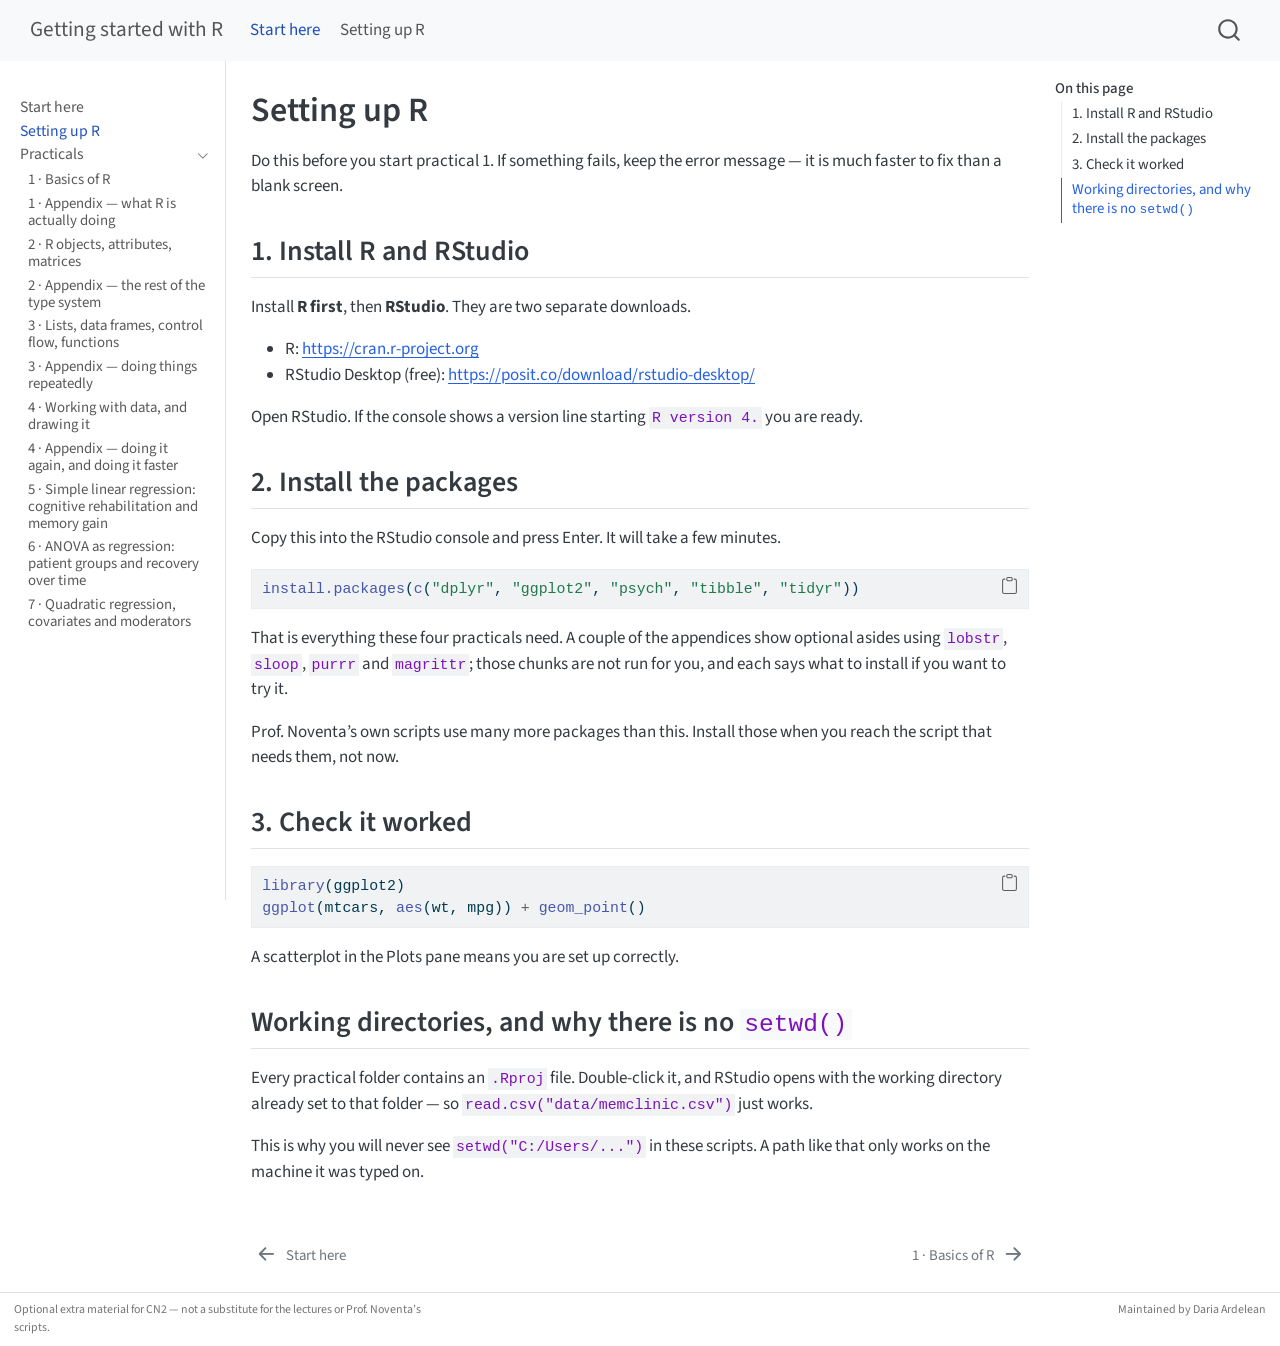
<file: setup.html>
<!DOCTYPE html>
<html xmlns="http://www.w3.org/1999/xhtml" lang="en" xml:lang="en"><head>

<meta charset="utf-8">
<meta name="generator" content="quarto-1.8.26">

<meta name="viewport" content="width=device-width, initial-scale=1.0, user-scalable=yes">


<title>Setting up R – Getting started with R</title>
<style>
code{white-space: pre-wrap;}
span.smallcaps{font-variant: small-caps;}
div.columns{display: flex; gap: min(4vw, 1.5em);}
div.column{flex: auto; overflow-x: auto;}
div.hanging-indent{margin-left: 1.5em; text-indent: -1.5em;}
ul.task-list{list-style: none;}
ul.task-list li input[type="checkbox"] {
  width: 0.8em;
  margin: 0 0.8em 0.2em -1em; /* quarto-specific, see https://github.com/quarto-dev/quarto-cli/issues/4556 */ 
  vertical-align: middle;
}
/* CSS for syntax highlighting */
html { -webkit-text-size-adjust: 100%; }
pre > code.sourceCode { white-space: pre; position: relative; }
pre > code.sourceCode > span { display: inline-block; line-height: 1.25; }
pre > code.sourceCode > span:empty { height: 1.2em; }
.sourceCode { overflow: visible; }
code.sourceCode > span { color: inherit; text-decoration: inherit; }
div.sourceCode { margin: 1em 0; }
pre.sourceCode { margin: 0; }
@media screen {
div.sourceCode { overflow: auto; }
}
@media print {
pre > code.sourceCode { white-space: pre-wrap; }
pre > code.sourceCode > span { text-indent: -5em; padding-left: 5em; }
}
pre.numberSource code
  { counter-reset: source-line 0; }
pre.numberSource code > span
  { position: relative; left: -4em; counter-increment: source-line; }
pre.numberSource code > span > a:first-child::before
  { content: counter(source-line);
    position: relative; left: -1em; text-align: right; vertical-align: baseline;
    border: none; display: inline-block;
    -webkit-touch-callout: none; -webkit-user-select: none;
    -khtml-user-select: none; -moz-user-select: none;
    -ms-user-select: none; user-select: none;
    padding: 0 4px; width: 4em;
  }
pre.numberSource { margin-left: 3em;  padding-left: 4px; }
div.sourceCode
  {   }
@media screen {
pre > code.sourceCode > span > a:first-child::before { text-decoration: underline; }
}
</style>


<script src="site_libs/quarto-nav/quarto-nav.js"></script>
<script src="site_libs/quarto-nav/headroom.min.js"></script>
<script src="site_libs/clipboard/clipboard.min.js"></script>
<script src="site_libs/quarto-search/autocomplete.umd.js"></script>
<script src="site_libs/quarto-search/fuse.min.js"></script>
<script src="site_libs/quarto-search/quarto-search.js"></script>
<meta name="quarto:offset" content="./">
<link href="./sessions/01-r-basics/index.html" rel="next">
<link href="./index.html" rel="prev">
<script src="site_libs/quarto-html/quarto.js" type="module"></script>
<script src="site_libs/quarto-html/tabsets/tabsets.js" type="module"></script>
<script src="site_libs/quarto-html/axe/axe-check.js" type="module"></script>
<script src="site_libs/quarto-html/popper.min.js"></script>
<script src="site_libs/quarto-html/tippy.umd.min.js"></script>
<script src="site_libs/quarto-html/anchor.min.js"></script>
<link href="site_libs/quarto-html/tippy.css" rel="stylesheet">
<link href="site_libs/quarto-html/quarto-syntax-highlighting-587c61ba64f3a5504c4d52d930310e48.css" rel="stylesheet" id="quarto-text-highlighting-styles">
<script src="site_libs/bootstrap/bootstrap.min.js"></script>
<link href="site_libs/bootstrap/bootstrap-icons.css" rel="stylesheet">
<link href="site_libs/bootstrap/bootstrap-b4acf84f37d6d68f6a15c6fe27913e81.min.css" rel="stylesheet" append-hash="true" id="quarto-bootstrap" data-mode="light">
<script id="quarto-search-options" type="application/json">{
  "location": "navbar",
  "copy-button": false,
  "collapse-after": 3,
  "panel-placement": "end",
  "type": "overlay",
  "limit": 50,
  "keyboard-shortcut": [
    "f",
    "/",
    "s"
  ],
  "show-item-context": false,
  "language": {
    "search-no-results-text": "No results",
    "search-matching-documents-text": "matching documents",
    "search-copy-link-title": "Copy link to search",
    "search-hide-matches-text": "Hide additional matches",
    "search-more-match-text": "more match in this document",
    "search-more-matches-text": "more matches in this document",
    "search-clear-button-title": "Clear",
    "search-text-placeholder": "",
    "search-detached-cancel-button-title": "Cancel",
    "search-submit-button-title": "Submit",
    "search-label": "Search"
  }
}</script>
<link href="site_libs/pagedtable-1.1/css/pagedtable.css" rel="stylesheet">
<script src="site_libs/pagedtable-1.1/js/pagedtable.js"></script>


<link rel="stylesheet" href="styles.css">
</head>

<body class="nav-sidebar docked nav-fixed quarto-light">

<div id="quarto-search-results"></div>
  <header id="quarto-header" class="headroom fixed-top">
    <nav class="navbar navbar-expand-lg " data-bs-theme="dark">
      <div class="navbar-container container-fluid">
      <div class="navbar-brand-container mx-auto">
    <a class="navbar-brand" href="./index.html">
    <span class="navbar-title">Getting started with R</span>
    </a>
  </div>
            <div id="quarto-search" class="" title="Search"></div>
          <button class="navbar-toggler" type="button" data-bs-toggle="collapse" data-bs-target="#navbarCollapse" aria-controls="navbarCollapse" role="menu" aria-expanded="false" aria-label="Toggle navigation" onclick="if (window.quartoToggleHeadroom) { window.quartoToggleHeadroom(); }">
  <span class="navbar-toggler-icon"></span>
</button>
          <div class="collapse navbar-collapse" id="navbarCollapse">
            <ul class="navbar-nav navbar-nav-scroll me-auto">
  <li class="nav-item">
    <a class="nav-link active" href="./index.html" aria-current="page"> 
<span class="menu-text">Start here</span></a>
  </li>  
  <li class="nav-item">
    <a class="nav-link" href="./setup.html"> 
<span class="menu-text">Setting up R</span></a>
  </li>  
</ul>
          </div> <!-- /navcollapse -->
            <div class="quarto-navbar-tools">
</div>
      </div> <!-- /container-fluid -->
    </nav>
  <nav class="quarto-secondary-nav">
    <div class="container-fluid d-flex">
      <button type="button" class="quarto-btn-toggle btn" data-bs-toggle="collapse" role="button" data-bs-target=".quarto-sidebar-collapse-item" aria-controls="quarto-sidebar" aria-expanded="false" aria-label="Toggle sidebar navigation" onclick="if (window.quartoToggleHeadroom) { window.quartoToggleHeadroom(); }">
        <i class="bi bi-layout-text-sidebar-reverse"></i>
      </button>
        <nav class="quarto-page-breadcrumbs" aria-label="breadcrumb"><ol class="breadcrumb"><li class="breadcrumb-item"><a href="./setup.html">Setting up R</a></li></ol></nav>
        <a class="flex-grow-1" role="navigation" data-bs-toggle="collapse" data-bs-target=".quarto-sidebar-collapse-item" aria-controls="quarto-sidebar" aria-expanded="false" aria-label="Toggle sidebar navigation" onclick="if (window.quartoToggleHeadroom) { window.quartoToggleHeadroom(); }">      
        </a>
    </div>
  </nav>
</header>
<!-- content -->
<div id="quarto-content" class="quarto-container page-columns page-rows-contents page-layout-article page-navbar">
<!-- sidebar -->
  <nav id="quarto-sidebar" class="sidebar collapse collapse-horizontal quarto-sidebar-collapse-item sidebar-navigation docked overflow-auto">
    <div class="sidebar-menu-container"> 
    <ul class="list-unstyled mt-1">
        <li class="sidebar-item">
  <div class="sidebar-item-container"> 
  <a href="./index.html" class="sidebar-item-text sidebar-link">
 <span class="menu-text">Start here</span></a>
  </div>
</li>
        <li class="sidebar-item">
  <div class="sidebar-item-container"> 
  <a href="./setup.html" class="sidebar-item-text sidebar-link active">
 <span class="menu-text">Setting up R</span></a>
  </div>
</li>
        <li class="sidebar-item sidebar-item-section">
      <div class="sidebar-item-container"> 
            <a class="sidebar-item-text sidebar-link text-start" data-bs-toggle="collapse" data-bs-target="#quarto-sidebar-section-1" role="navigation" aria-expanded="true">
 <span class="menu-text">Practicals</span></a>
          <a class="sidebar-item-toggle text-start" data-bs-toggle="collapse" data-bs-target="#quarto-sidebar-section-1" role="navigation" aria-expanded="true" aria-label="Toggle section">
            <i class="bi bi-chevron-right ms-2"></i>
          </a> 
      </div>
      <ul id="quarto-sidebar-section-1" class="collapse list-unstyled sidebar-section depth1 show">  
          <li class="sidebar-item">
  <div class="sidebar-item-container"> 
  <a href="./sessions/01-r-basics/index.html" class="sidebar-item-text sidebar-link">
 <span class="menu-text">1 · Basics of R</span></a>
  </div>
</li>
          <li class="sidebar-item">
  <div class="sidebar-item-container"> 
  <a href="./sessions/01-r-basics/appendix.html" class="sidebar-item-text sidebar-link">
 <span class="menu-text">1 · Appendix — what R is actually doing</span></a>
  </div>
</li>
          <li class="sidebar-item">
  <div class="sidebar-item-container"> 
  <a href="./sessions/02-r-objects/index.html" class="sidebar-item-text sidebar-link">
 <span class="menu-text">2 · R objects, attributes, matrices</span></a>
  </div>
</li>
          <li class="sidebar-item">
  <div class="sidebar-item-container"> 
  <a href="./sessions/02-r-objects/appendix.html" class="sidebar-item-text sidebar-link">
 <span class="menu-text">2 · Appendix — the rest of the type system</span></a>
  </div>
</li>
          <li class="sidebar-item">
  <div class="sidebar-item-container"> 
  <a href="./sessions/03-lists-dataframes-functions/index.html" class="sidebar-item-text sidebar-link">
 <span class="menu-text">3 · Lists, data frames, control flow, functions</span></a>
  </div>
</li>
          <li class="sidebar-item">
  <div class="sidebar-item-container"> 
  <a href="./sessions/03-lists-dataframes-functions/appendix.html" class="sidebar-item-text sidebar-link">
 <span class="menu-text">3 · Appendix — doing things repeatedly</span></a>
  </div>
</li>
          <li class="sidebar-item">
  <div class="sidebar-item-container"> 
  <a href="./sessions/04-working-with-data/index.html" class="sidebar-item-text sidebar-link">
 <span class="menu-text">4 · Working with data, and drawing it</span></a>
  </div>
</li>
          <li class="sidebar-item">
  <div class="sidebar-item-container"> 
  <a href="./sessions/04-working-with-data/appendix.html" class="sidebar-item-text sidebar-link">
 <span class="menu-text">4 · Appendix — doing it again, and doing it faster</span></a>
  </div>
</li>
          <li class="sidebar-item">
  <div class="sidebar-item-container"> 
  <a href="./sessions/05-slr-clinical-neuropsychology/index.html" class="sidebar-item-text sidebar-link">
 <span class="menu-text">5 · Simple linear regression: cognitive rehabilitation and memory gain</span></a>
  </div>
</li>
          <li class="sidebar-item">
  <div class="sidebar-item-container"> 
  <a href="./sessions/06-anova-clinical-neuropsychology/index.html" class="sidebar-item-text sidebar-link">
 <span class="menu-text">6 · ANOVA as regression: patient groups and recovery over time</span></a>
  </div>
</li>
          <li class="sidebar-item">
  <div class="sidebar-item-container"> 
  <a href="./sessions/07-ancova-moderation-clinical-neuropsychology/index.html" class="sidebar-item-text sidebar-link">
 <span class="menu-text">7 · Quadratic regression, covariates and moderators</span></a>
  </div>
</li>
      </ul>
  </li>
    </ul>
    </div>
</nav>
<div id="quarto-sidebar-glass" class="quarto-sidebar-collapse-item" data-bs-toggle="collapse" data-bs-target=".quarto-sidebar-collapse-item"></div>
<!-- margin-sidebar -->
    <div id="quarto-margin-sidebar" class="sidebar margin-sidebar">
        <nav id="TOC" role="doc-toc" class="toc-active">
    <h2 id="toc-title">On this page</h2>
   
  <ul>
  <li><a href="#install-r-and-rstudio" id="toc-install-r-and-rstudio" class="nav-link active" data-scroll-target="#install-r-and-rstudio">1. Install R and RStudio</a></li>
  <li><a href="#install-the-packages" id="toc-install-the-packages" class="nav-link" data-scroll-target="#install-the-packages">2. Install the packages</a></li>
  <li><a href="#check-it-worked" id="toc-check-it-worked" class="nav-link" data-scroll-target="#check-it-worked">3. Check it worked</a></li>
  <li><a href="#working-directories-and-why-there-is-no-setwd" id="toc-working-directories-and-why-there-is-no-setwd" class="nav-link" data-scroll-target="#working-directories-and-why-there-is-no-setwd">Working directories, and why there is no <code>setwd()</code></a></li>
  </ul>
</nav>
    </div>
<!-- main -->
<main class="content" id="quarto-document-content">

<header id="title-block-header" class="quarto-title-block default">
<div class="quarto-title">
<h1 class="title">Setting up R</h1>
</div>



<div class="quarto-title-meta">

    
  
    
  </div>
  


</header>


<p>Do this before you start practical 1. If something fails, keep the error message — it is much faster to fix than a blank screen.</p>
<section id="install-r-and-rstudio" class="level2">
<h2 class="anchored" data-anchor-id="install-r-and-rstudio">1. Install R and RStudio</h2>
<p>Install <strong>R first</strong>, then <strong>RStudio</strong>. They are two separate downloads.</p>
<ul>
<li>R: <a href="https://cran.r-project.org" class="uri">https://cran.r-project.org</a></li>
<li>RStudio Desktop (free): <a href="https://posit.co/download/rstudio-desktop/" class="uri">https://posit.co/download/rstudio-desktop/</a></li>
</ul>
<p>Open RStudio. If the console shows a version line starting <code>R version 4.</code> you are ready.</p>
</section>
<section id="install-the-packages" class="level2">
<h2 class="anchored" data-anchor-id="install-the-packages">2. Install the packages</h2>
<p>Copy this into the RStudio console and press Enter. It will take a few minutes.</p>
<div class="cell">
<div class="code-copy-outer-scaffold"><div class="sourceCode cell-code" id="cb1"><pre class="sourceCode r code-with-copy"><code class="sourceCode r"><span id="cb1-1"><a href="#cb1-1" aria-hidden="true" tabindex="-1"></a><span class="fu">install.packages</span>(<span class="fu">c</span>(<span class="st">"dplyr"</span>, <span class="st">"ggplot2"</span>, <span class="st">"psych"</span>, <span class="st">"tibble"</span>, <span class="st">"tidyr"</span>))</span></code></pre></div><button title="Copy to Clipboard" class="code-copy-button"><i class="bi"></i></button></div>
</div>
<p>That is everything these four practicals need. A couple of the appendices show optional asides using <code>lobstr</code>, <code>sloop</code>, <code>purrr</code> and <code>magrittr</code>; those chunks are not run for you, and each says what to install if you want to try it.</p>
<p>Prof.&nbsp;Noventa’s own scripts use many more packages than this. Install those when you reach the script that needs them, not now.</p>
</section>
<section id="check-it-worked" class="level2">
<h2 class="anchored" data-anchor-id="check-it-worked">3. Check it worked</h2>
<div class="cell">
<div class="code-copy-outer-scaffold"><div class="sourceCode cell-code" id="cb2"><pre class="sourceCode r code-with-copy"><code class="sourceCode r"><span id="cb2-1"><a href="#cb2-1" aria-hidden="true" tabindex="-1"></a><span class="fu">library</span>(ggplot2)</span>
<span id="cb2-2"><a href="#cb2-2" aria-hidden="true" tabindex="-1"></a><span class="fu">ggplot</span>(mtcars, <span class="fu">aes</span>(wt, mpg)) <span class="sc">+</span> <span class="fu">geom_point</span>()</span></code></pre></div><button title="Copy to Clipboard" class="code-copy-button"><i class="bi"></i></button></div>
</div>
<p>A scatterplot in the Plots pane means you are set up correctly.</p>
</section>
<section id="working-directories-and-why-there-is-no-setwd" class="level2">
<h2 class="anchored" data-anchor-id="working-directories-and-why-there-is-no-setwd">Working directories, and why there is no <code>setwd()</code></h2>
<p>Every practical folder contains an <code>.Rproj</code> file. Double-click it, and RStudio opens with the working directory already set to that folder — so <code>read.csv("data/memclinic.csv")</code> just works.</p>
<p>This is why you will never see <code>setwd("C:/Users/...")</code> in these scripts. A path like that only works on the machine it was typed on.</p>


</section>

</main> <!-- /main -->
<script id="quarto-html-after-body" type="application/javascript">
  window.document.addEventListener("DOMContentLoaded", function (event) {
    const icon = "";
    const anchorJS = new window.AnchorJS();
    anchorJS.options = {
      placement: 'right',
      icon: icon
    };
    anchorJS.add('.anchored');
    const isCodeAnnotation = (el) => {
      for (const clz of el.classList) {
        if (clz.startsWith('code-annotation-')) {                     
          return true;
        }
      }
      return false;
    }
    const onCopySuccess = function(e) {
      // button target
      const button = e.trigger;
      // don't keep focus
      button.blur();
      // flash "checked"
      button.classList.add('code-copy-button-checked');
      var currentTitle = button.getAttribute("title");
      button.setAttribute("title", "Copied!");
      let tooltip;
      if (window.bootstrap) {
        button.setAttribute("data-bs-toggle", "tooltip");
        button.setAttribute("data-bs-placement", "left");
        button.setAttribute("data-bs-title", "Copied!");
        tooltip = new bootstrap.Tooltip(button, 
          { trigger: "manual", 
            customClass: "code-copy-button-tooltip",
            offset: [0, -8]});
        tooltip.show();    
      }
      setTimeout(function() {
        if (tooltip) {
          tooltip.hide();
          button.removeAttribute("data-bs-title");
          button.removeAttribute("data-bs-toggle");
          button.removeAttribute("data-bs-placement");
        }
        button.setAttribute("title", currentTitle);
        button.classList.remove('code-copy-button-checked');
      }, 1000);
      // clear code selection
      e.clearSelection();
    }
    const getTextToCopy = function(trigger) {
      const outerScaffold = trigger.parentElement.cloneNode(true);
      const codeEl = outerScaffold.querySelector('code');
      for (const childEl of codeEl.children) {
        if (isCodeAnnotation(childEl)) {
          childEl.remove();
        }
      }
      return codeEl.innerText;
    }
    const clipboard = new window.ClipboardJS('.code-copy-button:not([data-in-quarto-modal])', {
      text: getTextToCopy
    });
    clipboard.on('success', onCopySuccess);
    if (window.document.getElementById('quarto-embedded-source-code-modal')) {
      const clipboardModal = new window.ClipboardJS('.code-copy-button[data-in-quarto-modal]', {
        text: getTextToCopy,
        container: window.document.getElementById('quarto-embedded-source-code-modal')
      });
      clipboardModal.on('success', onCopySuccess);
    }
      var localhostRegex = new RegExp(/^(?:http|https):\/\/localhost\:?[0-9]*\//);
      var mailtoRegex = new RegExp(/^mailto:/);
        var filterRegex = new RegExp("https:\/\/dariaalexiaardelean\.github\.io\/getting-started-with-r\/");
      var isInternal = (href) => {
          return filterRegex.test(href) || localhostRegex.test(href) || mailtoRegex.test(href);
      }
      // Inspect non-navigation links and adorn them if external
     var links = window.document.querySelectorAll('a[href]:not(.nav-link):not(.navbar-brand):not(.toc-action):not(.sidebar-link):not(.sidebar-item-toggle):not(.pagination-link):not(.no-external):not([aria-hidden]):not(.dropdown-item):not(.quarto-navigation-tool):not(.about-link)');
      for (var i=0; i<links.length; i++) {
        const link = links[i];
        if (!isInternal(link.href)) {
          // undo the damage that might have been done by quarto-nav.js in the case of
          // links that we want to consider external
          if (link.dataset.originalHref !== undefined) {
            link.href = link.dataset.originalHref;
          }
        }
      }
    function tippyHover(el, contentFn, onTriggerFn, onUntriggerFn) {
      const config = {
        allowHTML: true,
        maxWidth: 500,
        delay: 100,
        arrow: false,
        appendTo: function(el) {
            return el.parentElement;
        },
        interactive: true,
        interactiveBorder: 10,
        theme: 'quarto',
        placement: 'bottom-start',
      };
      if (contentFn) {
        config.content = contentFn;
      }
      if (onTriggerFn) {
        config.onTrigger = onTriggerFn;
      }
      if (onUntriggerFn) {
        config.onUntrigger = onUntriggerFn;
      }
      window.tippy(el, config); 
    }
    const noterefs = window.document.querySelectorAll('a[role="doc-noteref"]');
    for (var i=0; i<noterefs.length; i++) {
      const ref = noterefs[i];
      tippyHover(ref, function() {
        // use id or data attribute instead here
        let href = ref.getAttribute('data-footnote-href') || ref.getAttribute('href');
        try { href = new URL(href).hash; } catch {}
        const id = href.replace(/^#\/?/, "");
        const note = window.document.getElementById(id);
        if (note) {
          return note.innerHTML;
        } else {
          return "";
        }
      });
    }
    const xrefs = window.document.querySelectorAll('a.quarto-xref');
    const processXRef = (id, note) => {
      // Strip column container classes
      const stripColumnClz = (el) => {
        el.classList.remove("page-full", "page-columns");
        if (el.children) {
          for (const child of el.children) {
            stripColumnClz(child);
          }
        }
      }
      stripColumnClz(note)
      if (id === null || id.startsWith('sec-')) {
        // Special case sections, only their first couple elements
        const container = document.createElement("div");
        if (note.children && note.children.length > 2) {
          container.appendChild(note.children[0].cloneNode(true));
          for (let i = 1; i < note.children.length; i++) {
            const child = note.children[i];
            if (child.tagName === "P" && child.innerText === "") {
              continue;
            } else {
              container.appendChild(child.cloneNode(true));
              break;
            }
          }
          if (window.Quarto?.typesetMath) {
            window.Quarto.typesetMath(container);
          }
          return container.innerHTML
        } else {
          if (window.Quarto?.typesetMath) {
            window.Quarto.typesetMath(note);
          }
          return note.innerHTML;
        }
      } else {
        // Remove any anchor links if they are present
        const anchorLink = note.querySelector('a.anchorjs-link');
        if (anchorLink) {
          anchorLink.remove();
        }
        if (window.Quarto?.typesetMath) {
          window.Quarto.typesetMath(note);
        }
        if (note.classList.contains("callout")) {
          return note.outerHTML;
        } else {
          return note.innerHTML;
        }
      }
    }
    for (var i=0; i<xrefs.length; i++) {
      const xref = xrefs[i];
      tippyHover(xref, undefined, function(instance) {
        instance.disable();
        let url = xref.getAttribute('href');
        let hash = undefined; 
        if (url.startsWith('#')) {
          hash = url;
        } else {
          try { hash = new URL(url).hash; } catch {}
        }
        if (hash) {
          const id = hash.replace(/^#\/?/, "");
          const note = window.document.getElementById(id);
          if (note !== null) {
            try {
              const html = processXRef(id, note.cloneNode(true));
              instance.setContent(html);
            } finally {
              instance.enable();
              instance.show();
            }
          } else {
            // See if we can fetch this
            fetch(url.split('#')[0])
            .then(res => res.text())
            .then(html => {
              const parser = new DOMParser();
              const htmlDoc = parser.parseFromString(html, "text/html");
              const note = htmlDoc.getElementById(id);
              if (note !== null) {
                const html = processXRef(id, note);
                instance.setContent(html);
              } 
            }).finally(() => {
              instance.enable();
              instance.show();
            });
          }
        } else {
          // See if we can fetch a full url (with no hash to target)
          // This is a special case and we should probably do some content thinning / targeting
          fetch(url)
          .then(res => res.text())
          .then(html => {
            const parser = new DOMParser();
            const htmlDoc = parser.parseFromString(html, "text/html");
            const note = htmlDoc.querySelector('main.content');
            if (note !== null) {
              // This should only happen for chapter cross references
              // (since there is no id in the URL)
              // remove the first header
              if (note.children.length > 0 && note.children[0].tagName === "HEADER") {
                note.children[0].remove();
              }
              const html = processXRef(null, note);
              instance.setContent(html);
            } 
          }).finally(() => {
            instance.enable();
            instance.show();
          });
        }
      }, function(instance) {
      });
    }
        let selectedAnnoteEl;
        const selectorForAnnotation = ( cell, annotation) => {
          let cellAttr = 'data-code-cell="' + cell + '"';
          let lineAttr = 'data-code-annotation="' +  annotation + '"';
          const selector = 'span[' + cellAttr + '][' + lineAttr + ']';
          return selector;
        }
        const selectCodeLines = (annoteEl) => {
          const doc = window.document;
          const targetCell = annoteEl.getAttribute("data-target-cell");
          const targetAnnotation = annoteEl.getAttribute("data-target-annotation");
          const annoteSpan = window.document.querySelector(selectorForAnnotation(targetCell, targetAnnotation));
          const lines = annoteSpan.getAttribute("data-code-lines").split(",");
          const lineIds = lines.map((line) => {
            return targetCell + "-" + line;
          })
          let top = null;
          let height = null;
          let parent = null;
          if (lineIds.length > 0) {
              //compute the position of the single el (top and bottom and make a div)
              const el = window.document.getElementById(lineIds[0]);
              top = el.offsetTop;
              height = el.offsetHeight;
              parent = el.parentElement.parentElement;
            if (lineIds.length > 1) {
              const lastEl = window.document.getElementById(lineIds[lineIds.length - 1]);
              const bottom = lastEl.offsetTop + lastEl.offsetHeight;
              height = bottom - top;
            }
            if (top !== null && height !== null && parent !== null) {
              // cook up a div (if necessary) and position it 
              let div = window.document.getElementById("code-annotation-line-highlight");
              if (div === null) {
                div = window.document.createElement("div");
                div.setAttribute("id", "code-annotation-line-highlight");
                div.style.position = 'absolute';
                parent.appendChild(div);
              }
              div.style.top = top - 2 + "px";
              div.style.height = height + 4 + "px";
              div.style.left = 0;
              let gutterDiv = window.document.getElementById("code-annotation-line-highlight-gutter");
              if (gutterDiv === null) {
                gutterDiv = window.document.createElement("div");
                gutterDiv.setAttribute("id", "code-annotation-line-highlight-gutter");
                gutterDiv.style.position = 'absolute';
                const codeCell = window.document.getElementById(targetCell);
                const gutter = codeCell.querySelector('.code-annotation-gutter');
                gutter.appendChild(gutterDiv);
              }
              gutterDiv.style.top = top - 2 + "px";
              gutterDiv.style.height = height + 4 + "px";
            }
            selectedAnnoteEl = annoteEl;
          }
        };
        const unselectCodeLines = () => {
          const elementsIds = ["code-annotation-line-highlight", "code-annotation-line-highlight-gutter"];
          elementsIds.forEach((elId) => {
            const div = window.document.getElementById(elId);
            if (div) {
              div.remove();
            }
          });
          selectedAnnoteEl = undefined;
        };
          // Handle positioning of the toggle
      window.addEventListener(
        "resize",
        throttle(() => {
          elRect = undefined;
          if (selectedAnnoteEl) {
            selectCodeLines(selectedAnnoteEl);
          }
        }, 10)
      );
      function throttle(fn, ms) {
      let throttle = false;
      let timer;
        return (...args) => {
          if(!throttle) { // first call gets through
              fn.apply(this, args);
              throttle = true;
          } else { // all the others get throttled
              if(timer) clearTimeout(timer); // cancel #2
              timer = setTimeout(() => {
                fn.apply(this, args);
                timer = throttle = false;
              }, ms);
          }
        };
      }
        // Attach click handler to the DT
        const annoteDls = window.document.querySelectorAll('dt[data-target-cell]');
        for (const annoteDlNode of annoteDls) {
          annoteDlNode.addEventListener('click', (event) => {
            const clickedEl = event.target;
            if (clickedEl !== selectedAnnoteEl) {
              unselectCodeLines();
              const activeEl = window.document.querySelector('dt[data-target-cell].code-annotation-active');
              if (activeEl) {
                activeEl.classList.remove('code-annotation-active');
              }
              selectCodeLines(clickedEl);
              clickedEl.classList.add('code-annotation-active');
            } else {
              // Unselect the line
              unselectCodeLines();
              clickedEl.classList.remove('code-annotation-active');
            }
          });
        }
    const findCites = (el) => {
      const parentEl = el.parentElement;
      if (parentEl) {
        const cites = parentEl.dataset.cites;
        if (cites) {
          return {
            el,
            cites: cites.split(' ')
          };
        } else {
          return findCites(el.parentElement)
        }
      } else {
        return undefined;
      }
    };
    var bibliorefs = window.document.querySelectorAll('a[role="doc-biblioref"]');
    for (var i=0; i<bibliorefs.length; i++) {
      const ref = bibliorefs[i];
      const citeInfo = findCites(ref);
      if (citeInfo) {
        tippyHover(citeInfo.el, function() {
          var popup = window.document.createElement('div');
          citeInfo.cites.forEach(function(cite) {
            var citeDiv = window.document.createElement('div');
            citeDiv.classList.add('hanging-indent');
            citeDiv.classList.add('csl-entry');
            var biblioDiv = window.document.getElementById('ref-' + cite);
            if (biblioDiv) {
              citeDiv.innerHTML = biblioDiv.innerHTML;
            }
            popup.appendChild(citeDiv);
          });
          return popup.innerHTML;
        });
      }
    }
  });
  </script>
<nav class="page-navigation">
  <div class="nav-page nav-page-previous">
      <a href="./index.html" class="pagination-link" aria-label="Start here">
        <i class="bi bi-arrow-left-short"></i> <span class="nav-page-text">Start here</span>
      </a>          
  </div>
  <div class="nav-page nav-page-next">
      <a href="./sessions/01-r-basics/index.html" class="pagination-link" aria-label="1 · Basics of R">
        <span class="nav-page-text">1 · Basics of R</span> <i class="bi bi-arrow-right-short"></i>
      </a>
  </div>
</nav>
</div> <!-- /content -->
<footer class="footer">
  <div class="nav-footer">
    <div class="nav-footer-left">
<p>Optional extra material for CN2 — not a substitute for the lectures or Prof.&nbsp;Noventa’s scripts.</p>
</div>   
    <div class="nav-footer-center">
      &nbsp;
    </div>
    <div class="nav-footer-right">
<p>Maintained by Daria Ardelean</p>
</div>
  </div>
</footer>




</body></html>
</file>
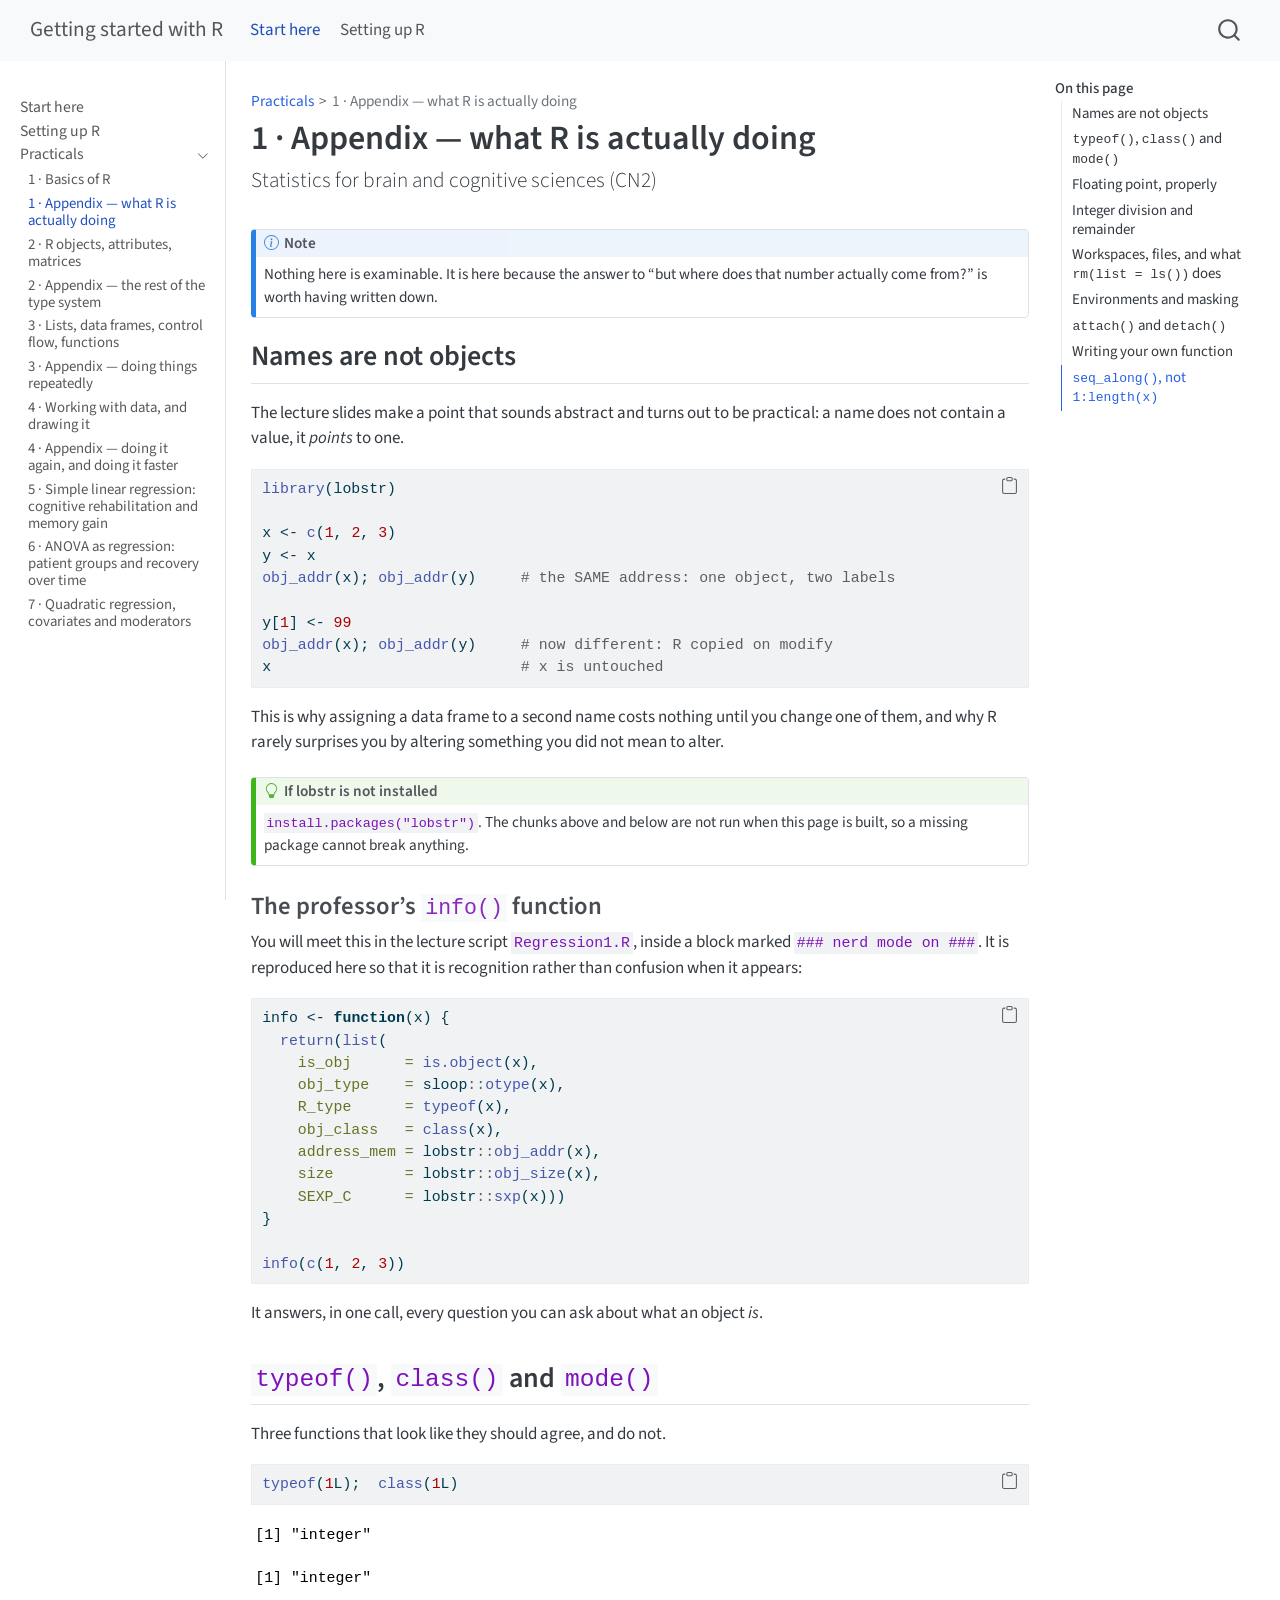
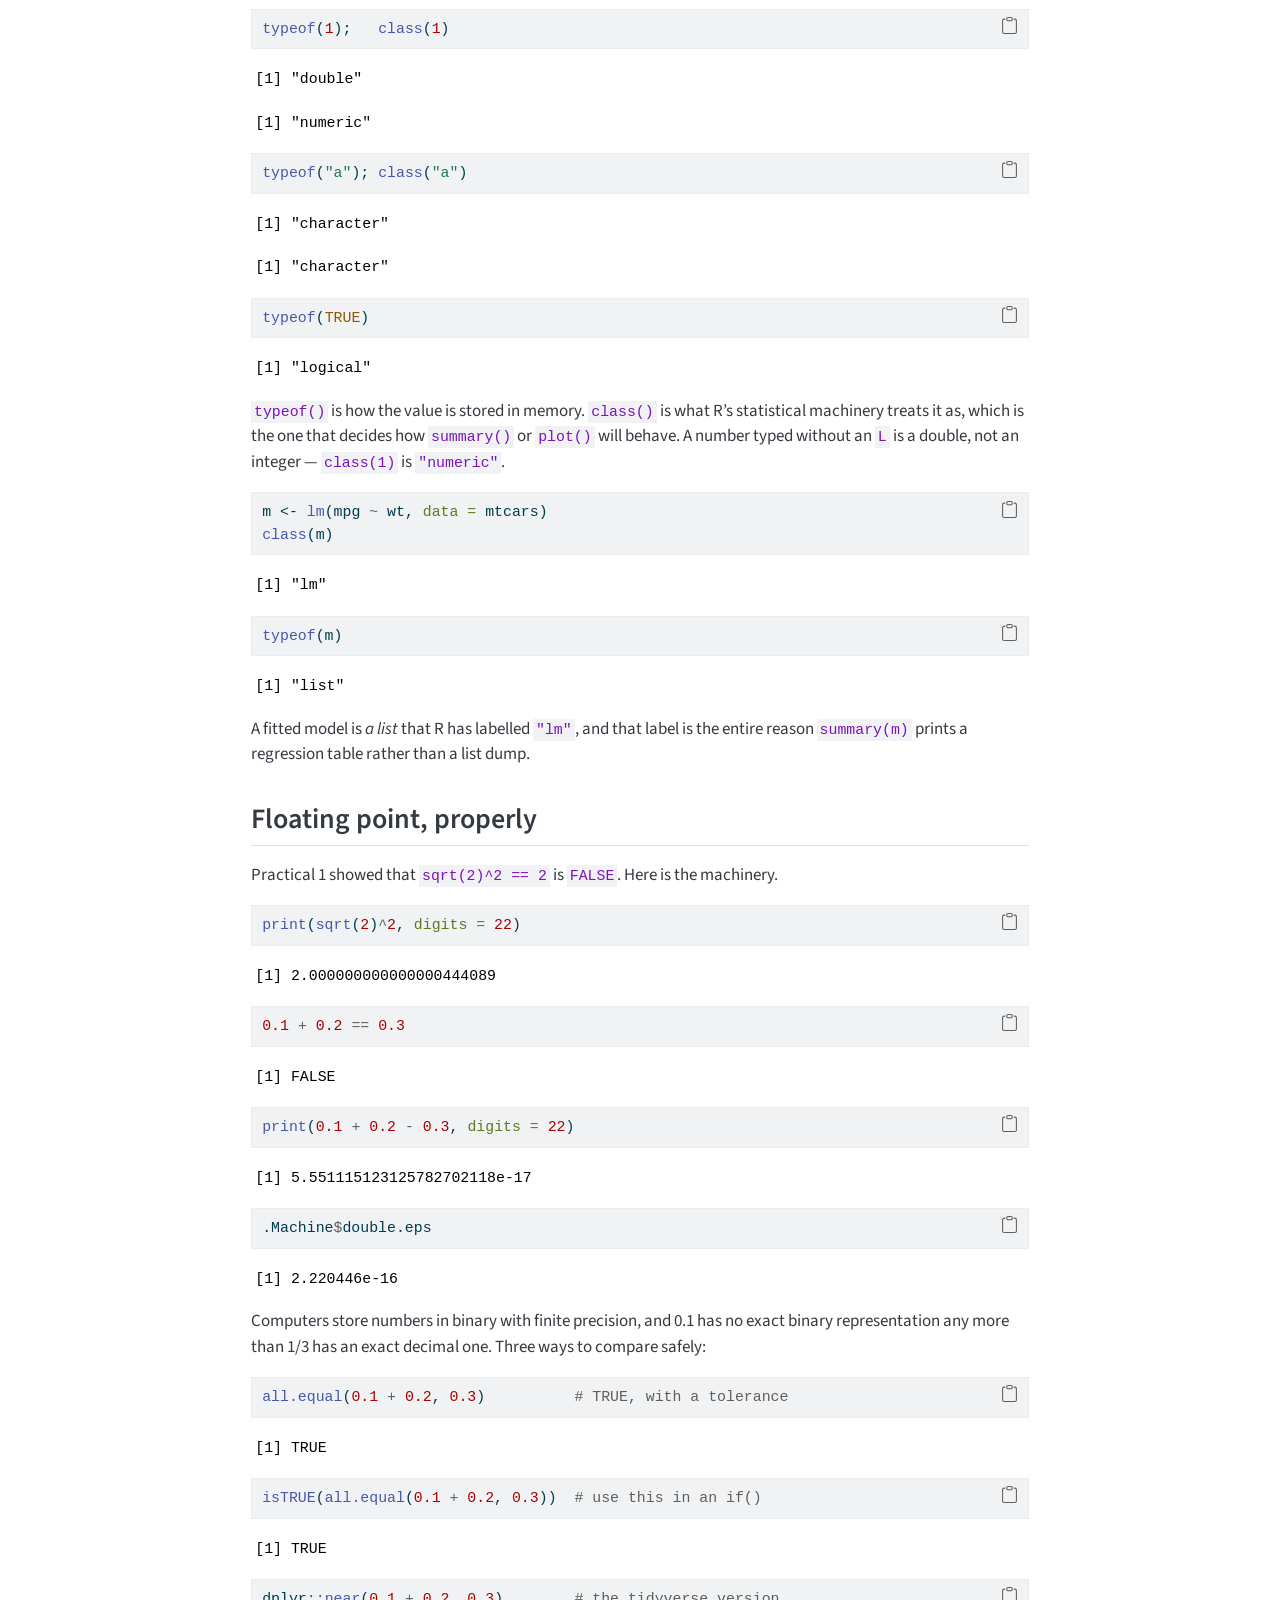
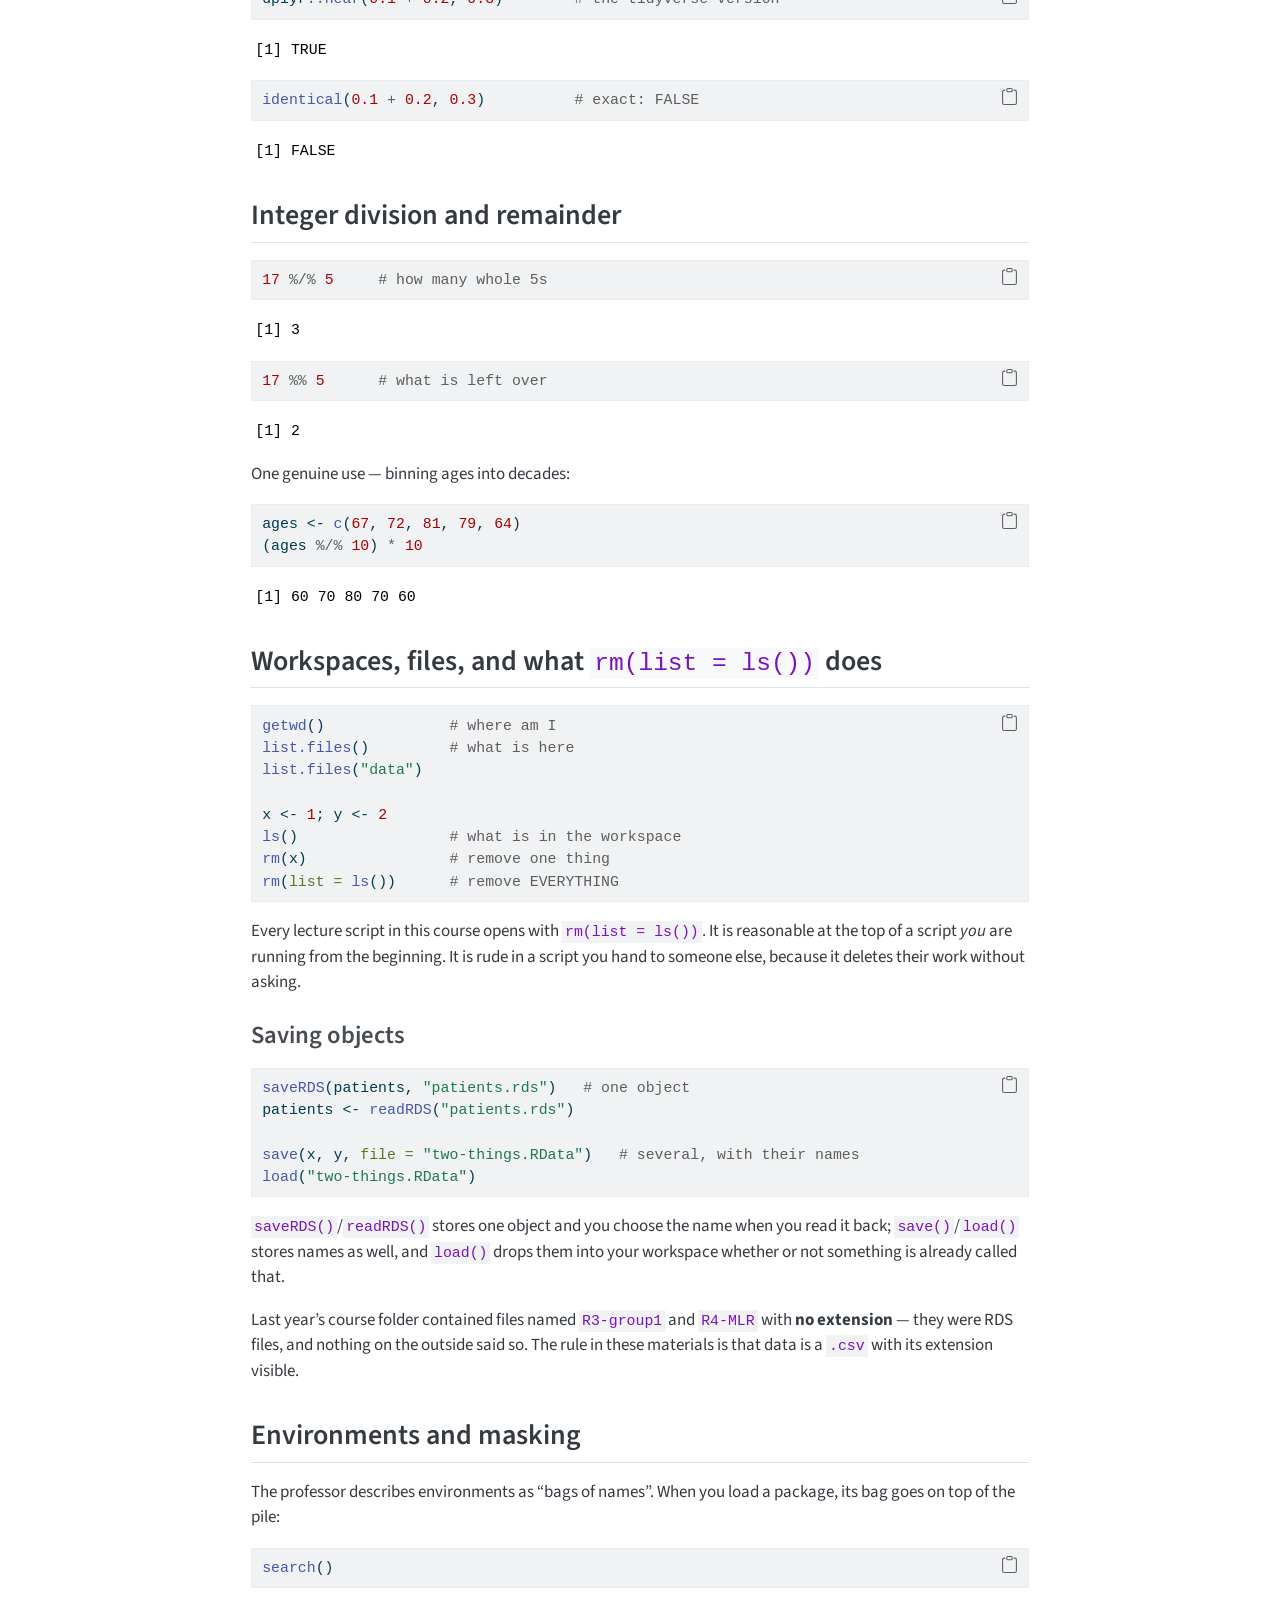
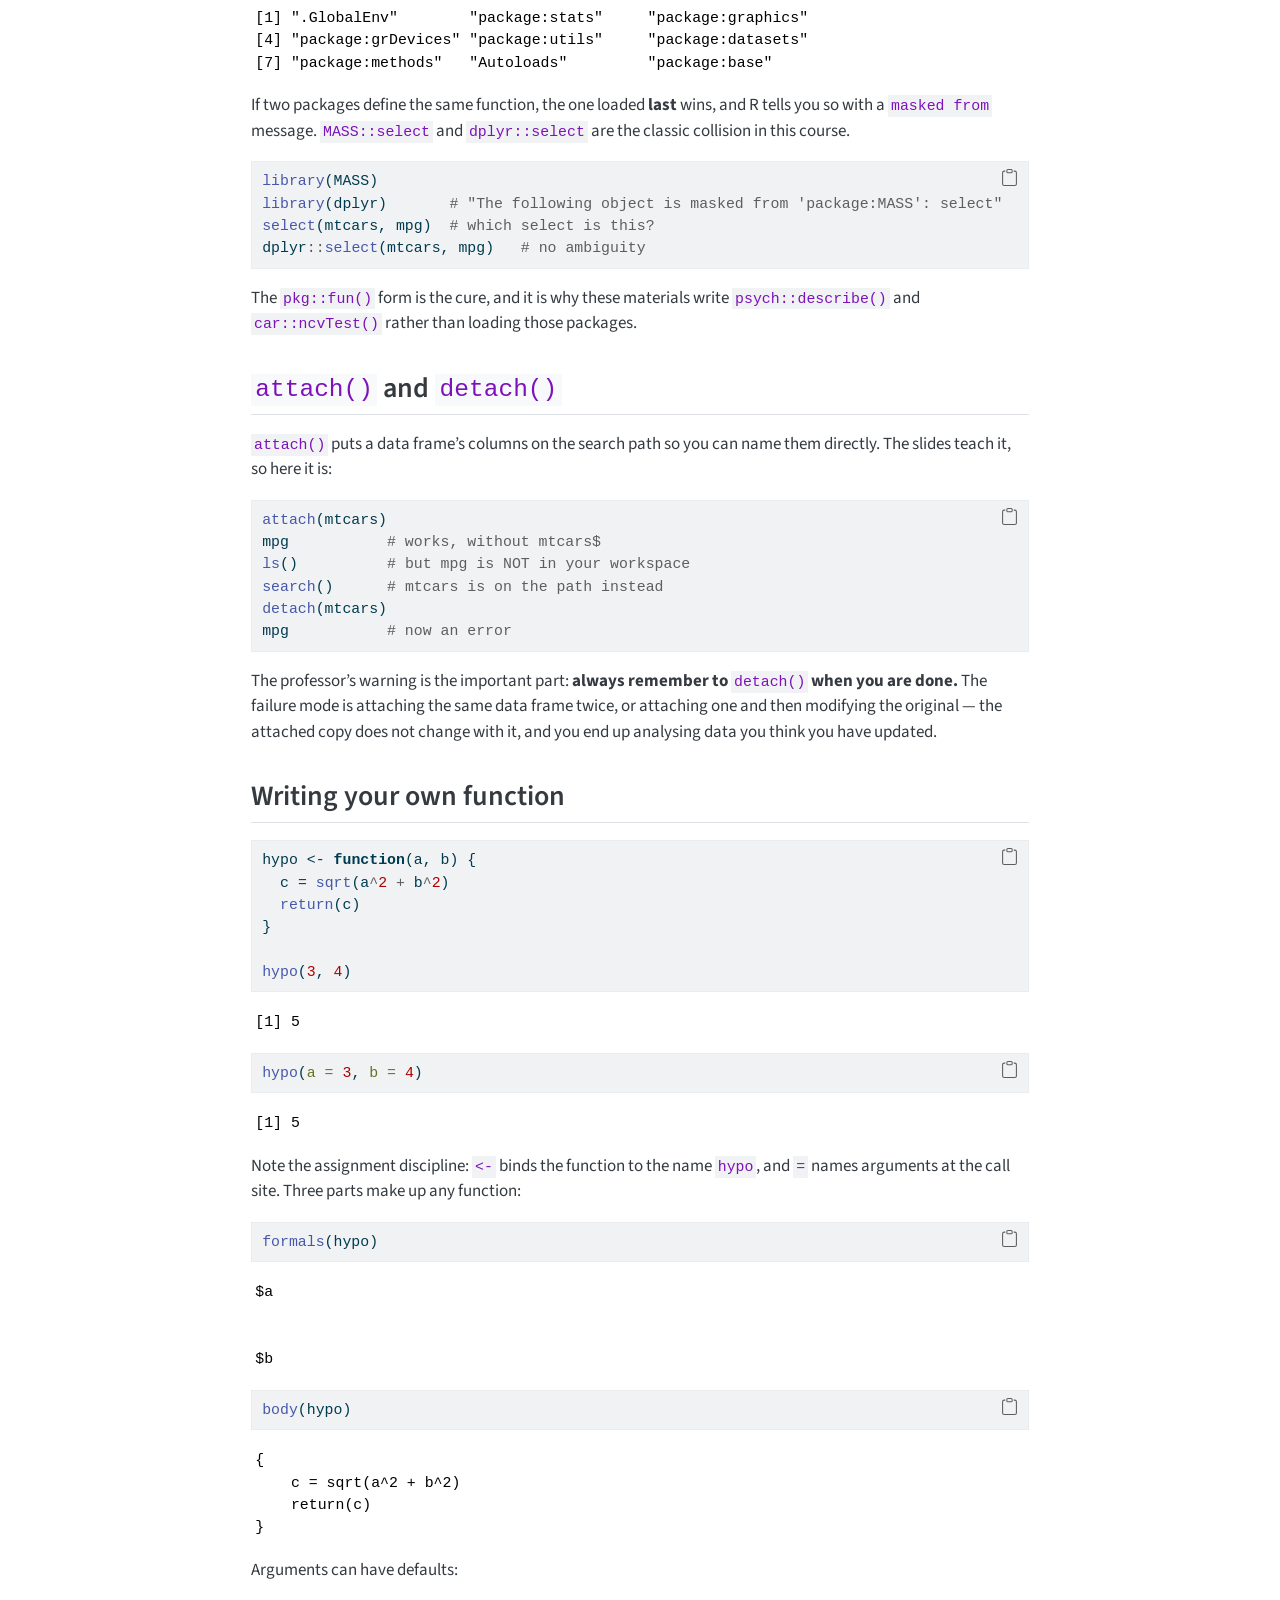
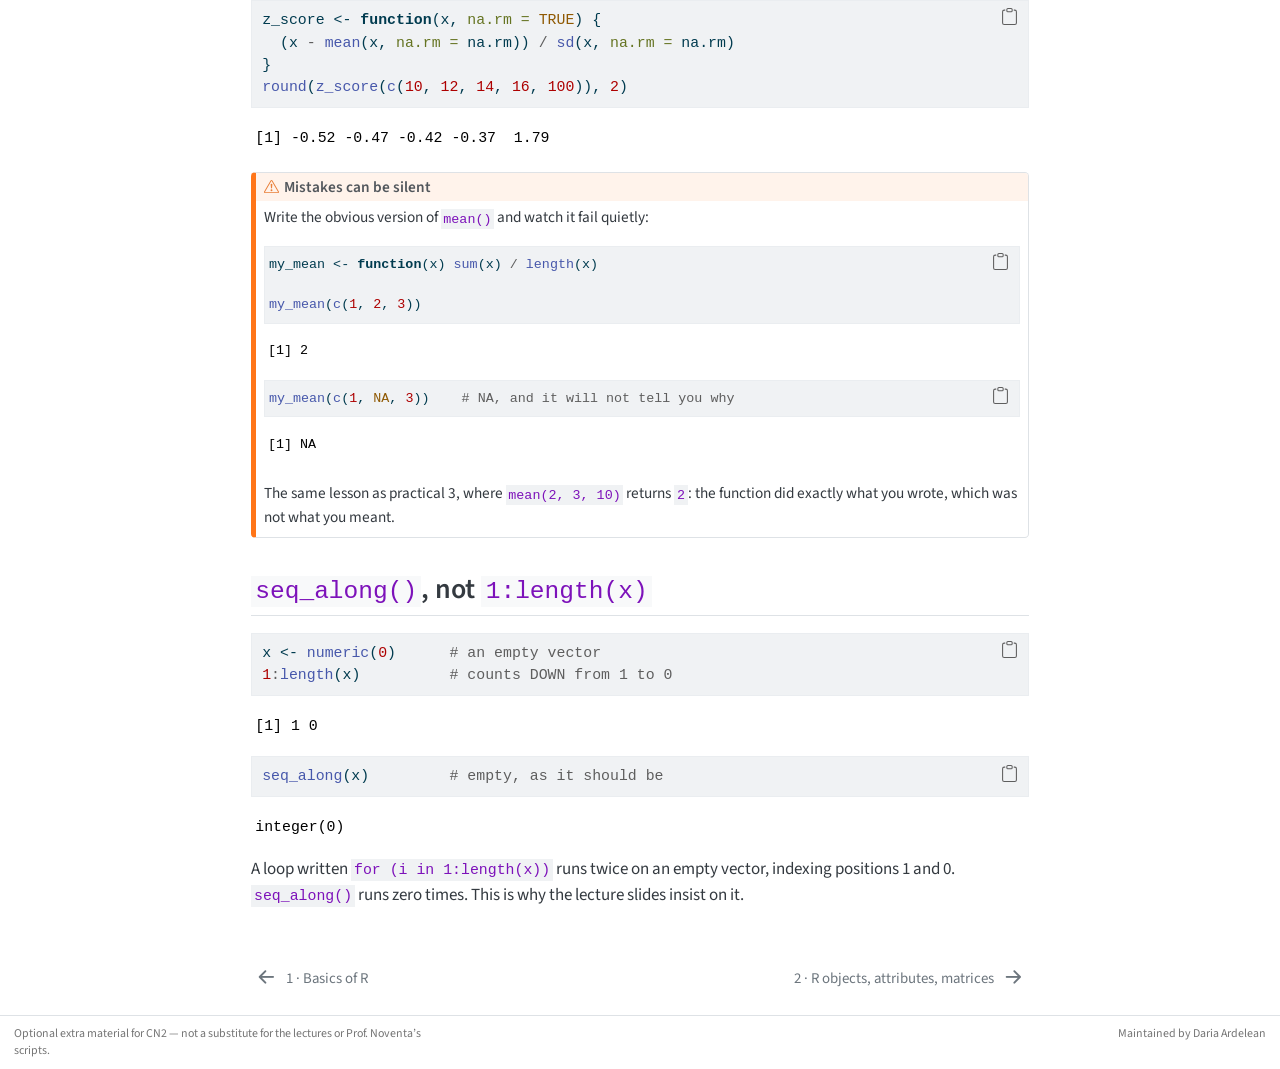
<file: sessions/01-r-basics/appendix.html>
<!DOCTYPE html>
<html xmlns="http://www.w3.org/1999/xhtml" lang="en" xml:lang="en"><head>

<meta charset="utf-8">
<meta name="generator" content="quarto-1.8.26">

<meta name="viewport" content="width=device-width, initial-scale=1.0, user-scalable=yes">


<title>1 · Appendix — what R is actually doing – Getting started with R</title>
<style>
code{white-space: pre-wrap;}
span.smallcaps{font-variant: small-caps;}
div.columns{display: flex; gap: min(4vw, 1.5em);}
div.column{flex: auto; overflow-x: auto;}
div.hanging-indent{margin-left: 1.5em; text-indent: -1.5em;}
ul.task-list{list-style: none;}
ul.task-list li input[type="checkbox"] {
  width: 0.8em;
  margin: 0 0.8em 0.2em -1em; /* quarto-specific, see https://github.com/quarto-dev/quarto-cli/issues/4556 */ 
  vertical-align: middle;
}
/* CSS for syntax highlighting */
html { -webkit-text-size-adjust: 100%; }
pre > code.sourceCode { white-space: pre; position: relative; }
pre > code.sourceCode > span { display: inline-block; line-height: 1.25; }
pre > code.sourceCode > span:empty { height: 1.2em; }
.sourceCode { overflow: visible; }
code.sourceCode > span { color: inherit; text-decoration: inherit; }
div.sourceCode { margin: 1em 0; }
pre.sourceCode { margin: 0; }
@media screen {
div.sourceCode { overflow: auto; }
}
@media print {
pre > code.sourceCode { white-space: pre-wrap; }
pre > code.sourceCode > span { text-indent: -5em; padding-left: 5em; }
}
pre.numberSource code
  { counter-reset: source-line 0; }
pre.numberSource code > span
  { position: relative; left: -4em; counter-increment: source-line; }
pre.numberSource code > span > a:first-child::before
  { content: counter(source-line);
    position: relative; left: -1em; text-align: right; vertical-align: baseline;
    border: none; display: inline-block;
    -webkit-touch-callout: none; -webkit-user-select: none;
    -khtml-user-select: none; -moz-user-select: none;
    -ms-user-select: none; user-select: none;
    padding: 0 4px; width: 4em;
  }
pre.numberSource { margin-left: 3em;  padding-left: 4px; }
div.sourceCode
  {   }
@media screen {
pre > code.sourceCode > span > a:first-child::before { text-decoration: underline; }
}
</style>


<script src="../../site_libs/quarto-nav/quarto-nav.js"></script>
<script src="../../site_libs/quarto-nav/headroom.min.js"></script>
<script src="../../site_libs/clipboard/clipboard.min.js"></script>
<script src="../../site_libs/quarto-search/autocomplete.umd.js"></script>
<script src="../../site_libs/quarto-search/fuse.min.js"></script>
<script src="../../site_libs/quarto-search/quarto-search.js"></script>
<meta name="quarto:offset" content="../../">
<link href="../../sessions/02-r-objects/index.html" rel="next">
<link href="../../sessions/01-r-basics/index.html" rel="prev">
<script src="../../site_libs/quarto-html/quarto.js" type="module"></script>
<script src="../../site_libs/quarto-html/tabsets/tabsets.js" type="module"></script>
<script src="../../site_libs/quarto-html/axe/axe-check.js" type="module"></script>
<script src="../../site_libs/quarto-html/popper.min.js"></script>
<script src="../../site_libs/quarto-html/tippy.umd.min.js"></script>
<script src="../../site_libs/quarto-html/anchor.min.js"></script>
<link href="../../site_libs/quarto-html/tippy.css" rel="stylesheet">
<link href="../../site_libs/quarto-html/quarto-syntax-highlighting-587c61ba64f3a5504c4d52d930310e48.css" rel="stylesheet" id="quarto-text-highlighting-styles">
<script src="../../site_libs/bootstrap/bootstrap.min.js"></script>
<link href="../../site_libs/bootstrap/bootstrap-icons.css" rel="stylesheet">
<link href="../../site_libs/bootstrap/bootstrap-b4acf84f37d6d68f6a15c6fe27913e81.min.css" rel="stylesheet" append-hash="true" id="quarto-bootstrap" data-mode="light">
<script id="quarto-search-options" type="application/json">{
  "location": "navbar",
  "copy-button": false,
  "collapse-after": 3,
  "panel-placement": "end",
  "type": "overlay",
  "limit": 50,
  "keyboard-shortcut": [
    "f",
    "/",
    "s"
  ],
  "show-item-context": false,
  "language": {
    "search-no-results-text": "No results",
    "search-matching-documents-text": "matching documents",
    "search-copy-link-title": "Copy link to search",
    "search-hide-matches-text": "Hide additional matches",
    "search-more-match-text": "more match in this document",
    "search-more-matches-text": "more matches in this document",
    "search-clear-button-title": "Clear",
    "search-text-placeholder": "",
    "search-detached-cancel-button-title": "Cancel",
    "search-submit-button-title": "Submit",
    "search-label": "Search"
  }
}</script>
<link href="../../site_libs/pagedtable-1.1/css/pagedtable.css" rel="stylesheet">
<script src="../../site_libs/pagedtable-1.1/js/pagedtable.js"></script>


<link rel="stylesheet" href="../../styles.css">
</head>

<body class="nav-sidebar docked nav-fixed quarto-light">

<div id="quarto-search-results"></div>
  <header id="quarto-header" class="headroom fixed-top">
    <nav class="navbar navbar-expand-lg " data-bs-theme="dark">
      <div class="navbar-container container-fluid">
      <div class="navbar-brand-container mx-auto">
    <a class="navbar-brand" href="../../index.html">
    <span class="navbar-title">Getting started with R</span>
    </a>
  </div>
            <div id="quarto-search" class="" title="Search"></div>
          <button class="navbar-toggler" type="button" data-bs-toggle="collapse" data-bs-target="#navbarCollapse" aria-controls="navbarCollapse" role="menu" aria-expanded="false" aria-label="Toggle navigation" onclick="if (window.quartoToggleHeadroom) { window.quartoToggleHeadroom(); }">
  <span class="navbar-toggler-icon"></span>
</button>
          <div class="collapse navbar-collapse" id="navbarCollapse">
            <ul class="navbar-nav navbar-nav-scroll me-auto">
  <li class="nav-item">
    <a class="nav-link active" href="../../index.html" aria-current="page"> 
<span class="menu-text">Start here</span></a>
  </li>  
  <li class="nav-item">
    <a class="nav-link" href="../../setup.html"> 
<span class="menu-text">Setting up R</span></a>
  </li>  
</ul>
          </div> <!-- /navcollapse -->
            <div class="quarto-navbar-tools">
</div>
      </div> <!-- /container-fluid -->
    </nav>
  <nav class="quarto-secondary-nav">
    <div class="container-fluid d-flex">
      <button type="button" class="quarto-btn-toggle btn" data-bs-toggle="collapse" role="button" data-bs-target=".quarto-sidebar-collapse-item" aria-controls="quarto-sidebar" aria-expanded="false" aria-label="Toggle sidebar navigation" onclick="if (window.quartoToggleHeadroom) { window.quartoToggleHeadroom(); }">
        <i class="bi bi-layout-text-sidebar-reverse"></i>
      </button>
        <nav class="quarto-page-breadcrumbs" aria-label="breadcrumb"><ol class="breadcrumb"><li class="breadcrumb-item"><a href="../../sessions/01-r-basics/index.html">Practicals</a></li><li class="breadcrumb-item"><a href="../../sessions/01-r-basics/appendix.html">1 · Appendix — what R is actually doing</a></li></ol></nav>
        <a class="flex-grow-1" role="navigation" data-bs-toggle="collapse" data-bs-target=".quarto-sidebar-collapse-item" aria-controls="quarto-sidebar" aria-expanded="false" aria-label="Toggle sidebar navigation" onclick="if (window.quartoToggleHeadroom) { window.quartoToggleHeadroom(); }">      
        </a>
    </div>
  </nav>
</header>
<!-- content -->
<div id="quarto-content" class="quarto-container page-columns page-rows-contents page-layout-article page-navbar">
<!-- sidebar -->
  <nav id="quarto-sidebar" class="sidebar collapse collapse-horizontal quarto-sidebar-collapse-item sidebar-navigation docked overflow-auto">
    <div class="sidebar-menu-container"> 
    <ul class="list-unstyled mt-1">
        <li class="sidebar-item">
  <div class="sidebar-item-container"> 
  <a href="../../index.html" class="sidebar-item-text sidebar-link">
 <span class="menu-text">Start here</span></a>
  </div>
</li>
        <li class="sidebar-item">
  <div class="sidebar-item-container"> 
  <a href="../../setup.html" class="sidebar-item-text sidebar-link">
 <span class="menu-text">Setting up R</span></a>
  </div>
</li>
        <li class="sidebar-item sidebar-item-section">
      <div class="sidebar-item-container"> 
            <a class="sidebar-item-text sidebar-link text-start" data-bs-toggle="collapse" data-bs-target="#quarto-sidebar-section-1" role="navigation" aria-expanded="true">
 <span class="menu-text">Practicals</span></a>
          <a class="sidebar-item-toggle text-start" data-bs-toggle="collapse" data-bs-target="#quarto-sidebar-section-1" role="navigation" aria-expanded="true" aria-label="Toggle section">
            <i class="bi bi-chevron-right ms-2"></i>
          </a> 
      </div>
      <ul id="quarto-sidebar-section-1" class="collapse list-unstyled sidebar-section depth1 show">  
          <li class="sidebar-item">
  <div class="sidebar-item-container"> 
  <a href="../../sessions/01-r-basics/index.html" class="sidebar-item-text sidebar-link">
 <span class="menu-text">1 · Basics of R</span></a>
  </div>
</li>
          <li class="sidebar-item">
  <div class="sidebar-item-container"> 
  <a href="../../sessions/01-r-basics/appendix.html" class="sidebar-item-text sidebar-link active">
 <span class="menu-text">1 · Appendix — what R is actually doing</span></a>
  </div>
</li>
          <li class="sidebar-item">
  <div class="sidebar-item-container"> 
  <a href="../../sessions/02-r-objects/index.html" class="sidebar-item-text sidebar-link">
 <span class="menu-text">2 · R objects, attributes, matrices</span></a>
  </div>
</li>
          <li class="sidebar-item">
  <div class="sidebar-item-container"> 
  <a href="../../sessions/02-r-objects/appendix.html" class="sidebar-item-text sidebar-link">
 <span class="menu-text">2 · Appendix — the rest of the type system</span></a>
  </div>
</li>
          <li class="sidebar-item">
  <div class="sidebar-item-container"> 
  <a href="../../sessions/03-lists-dataframes-functions/index.html" class="sidebar-item-text sidebar-link">
 <span class="menu-text">3 · Lists, data frames, control flow, functions</span></a>
  </div>
</li>
          <li class="sidebar-item">
  <div class="sidebar-item-container"> 
  <a href="../../sessions/03-lists-dataframes-functions/appendix.html" class="sidebar-item-text sidebar-link">
 <span class="menu-text">3 · Appendix — doing things repeatedly</span></a>
  </div>
</li>
          <li class="sidebar-item">
  <div class="sidebar-item-container"> 
  <a href="../../sessions/04-working-with-data/index.html" class="sidebar-item-text sidebar-link">
 <span class="menu-text">4 · Working with data, and drawing it</span></a>
  </div>
</li>
          <li class="sidebar-item">
  <div class="sidebar-item-container"> 
  <a href="../../sessions/04-working-with-data/appendix.html" class="sidebar-item-text sidebar-link">
 <span class="menu-text">4 · Appendix — doing it again, and doing it faster</span></a>
  </div>
</li>
          <li class="sidebar-item">
  <div class="sidebar-item-container"> 
  <a href="../../sessions/05-slr-clinical-neuropsychology/index.html" class="sidebar-item-text sidebar-link">
 <span class="menu-text">5 · Simple linear regression: cognitive rehabilitation and memory gain</span></a>
  </div>
</li>
          <li class="sidebar-item">
  <div class="sidebar-item-container"> 
  <a href="../../sessions/06-anova-clinical-neuropsychology/index.html" class="sidebar-item-text sidebar-link">
 <span class="menu-text">6 · ANOVA as regression: patient groups and recovery over time</span></a>
  </div>
</li>
          <li class="sidebar-item">
  <div class="sidebar-item-container"> 
  <a href="../../sessions/07-ancova-moderation-clinical-neuropsychology/index.html" class="sidebar-item-text sidebar-link">
 <span class="menu-text">7 · Quadratic regression, covariates and moderators</span></a>
  </div>
</li>
      </ul>
  </li>
    </ul>
    </div>
</nav>
<div id="quarto-sidebar-glass" class="quarto-sidebar-collapse-item" data-bs-toggle="collapse" data-bs-target=".quarto-sidebar-collapse-item"></div>
<!-- margin-sidebar -->
    <div id="quarto-margin-sidebar" class="sidebar margin-sidebar">
        <nav id="TOC" role="doc-toc" class="toc-active">
    <h2 id="toc-title">On this page</h2>
   
  <ul>
  <li><a href="#names-are-not-objects" id="toc-names-are-not-objects" class="nav-link active" data-scroll-target="#names-are-not-objects">Names are not objects</a>
  <ul class="collapse">
  <li><a href="#the-professors-info-function" id="toc-the-professors-info-function" class="nav-link" data-scroll-target="#the-professors-info-function">The professor’s <code>info()</code> function</a></li>
  </ul></li>
  <li><a href="#typeof-class-and-mode" id="toc-typeof-class-and-mode" class="nav-link" data-scroll-target="#typeof-class-and-mode"><code>typeof()</code>, <code>class()</code> and <code>mode()</code></a></li>
  <li><a href="#floating-point-properly" id="toc-floating-point-properly" class="nav-link" data-scroll-target="#floating-point-properly">Floating point, properly</a></li>
  <li><a href="#integer-division-and-remainder" id="toc-integer-division-and-remainder" class="nav-link" data-scroll-target="#integer-division-and-remainder">Integer division and remainder</a></li>
  <li><a href="#workspaces-files-and-what-rmlist-ls-does" id="toc-workspaces-files-and-what-rmlist-ls-does" class="nav-link" data-scroll-target="#workspaces-files-and-what-rmlist-ls-does">Workspaces, files, and what <code>rm(list = ls())</code> does</a>
  <ul class="collapse">
  <li><a href="#saving-objects" id="toc-saving-objects" class="nav-link" data-scroll-target="#saving-objects">Saving objects</a></li>
  </ul></li>
  <li><a href="#environments-and-masking" id="toc-environments-and-masking" class="nav-link" data-scroll-target="#environments-and-masking">Environments and masking</a></li>
  <li><a href="#attach-and-detach" id="toc-attach-and-detach" class="nav-link" data-scroll-target="#attach-and-detach"><code>attach()</code> and <code>detach()</code></a></li>
  <li><a href="#writing-your-own-function" id="toc-writing-your-own-function" class="nav-link" data-scroll-target="#writing-your-own-function">Writing your own function</a></li>
  <li><a href="#seq_along-not-1lengthx" id="toc-seq_along-not-1lengthx" class="nav-link" data-scroll-target="#seq_along-not-1lengthx"><code>seq_along()</code>, not <code>1:length(x)</code></a></li>
  </ul>
</nav>
    </div>
<!-- main -->
<main class="content" id="quarto-document-content">

<header id="title-block-header" class="quarto-title-block default"><nav class="quarto-page-breadcrumbs quarto-title-breadcrumbs d-none d-lg-block" aria-label="breadcrumb"><ol class="breadcrumb"><li class="breadcrumb-item"><a href="../../sessions/01-r-basics/index.html">Practicals</a></li><li class="breadcrumb-item"><a href="../../sessions/01-r-basics/appendix.html">1 · Appendix — what R is actually doing</a></li></ol></nav>
<div class="quarto-title">
<h1 class="title">1 · Appendix — what R is actually doing</h1>
<p class="subtitle lead">Statistics for brain and cognitive sciences (CN2)</p>
</div>



<div class="quarto-title-meta">

    
  
    
  </div>
  


</header>


<div class="callout callout-style-default callout-note callout-titled">
<div class="callout-header d-flex align-content-center">
<div class="callout-icon-container">
<i class="callout-icon"></i>
</div>
<div class="callout-title-container flex-fill">
Note
</div>
</div>
<div class="callout-body-container callout-body">
<p>Nothing here is examinable. It is here because the answer to “but where does that number actually come from?” is worth having written down.</p>
</div>
</div>
<section id="names-are-not-objects" class="level2">
<h2 class="anchored" data-anchor-id="names-are-not-objects">Names are not objects</h2>
<p>The lecture slides make a point that sounds abstract and turns out to be practical: a name does not contain a value, it <em>points</em> to one.</p>
<div class="cell">
<div class="code-copy-outer-scaffold"><div class="sourceCode cell-code" id="cb1"><pre class="sourceCode r code-with-copy"><code class="sourceCode r"><span id="cb1-1"><a href="#cb1-1" aria-hidden="true" tabindex="-1"></a><span class="fu">library</span>(lobstr)</span>
<span id="cb1-2"><a href="#cb1-2" aria-hidden="true" tabindex="-1"></a></span>
<span id="cb1-3"><a href="#cb1-3" aria-hidden="true" tabindex="-1"></a>x <span class="ot">&lt;-</span> <span class="fu">c</span>(<span class="dv">1</span>, <span class="dv">2</span>, <span class="dv">3</span>)</span>
<span id="cb1-4"><a href="#cb1-4" aria-hidden="true" tabindex="-1"></a>y <span class="ot">&lt;-</span> x</span>
<span id="cb1-5"><a href="#cb1-5" aria-hidden="true" tabindex="-1"></a><span class="fu">obj_addr</span>(x); <span class="fu">obj_addr</span>(y)     <span class="co"># the SAME address: one object, two labels</span></span>
<span id="cb1-6"><a href="#cb1-6" aria-hidden="true" tabindex="-1"></a></span>
<span id="cb1-7"><a href="#cb1-7" aria-hidden="true" tabindex="-1"></a>y[<span class="dv">1</span>] <span class="ot">&lt;-</span> <span class="dv">99</span></span>
<span id="cb1-8"><a href="#cb1-8" aria-hidden="true" tabindex="-1"></a><span class="fu">obj_addr</span>(x); <span class="fu">obj_addr</span>(y)     <span class="co"># now different: R copied on modify</span></span>
<span id="cb1-9"><a href="#cb1-9" aria-hidden="true" tabindex="-1"></a>x                            <span class="co"># x is untouched</span></span></code></pre></div><button title="Copy to Clipboard" class="code-copy-button"><i class="bi"></i></button></div>
</div>
<p>This is why assigning a data frame to a second name costs nothing until you change one of them, and why R rarely surprises you by altering something you did not mean to alter.</p>
<div class="callout callout-style-default callout-tip callout-titled" title="If lobstr is not installed">
<div class="callout-header d-flex align-content-center">
<div class="callout-icon-container">
<i class="callout-icon"></i>
</div>
<div class="callout-title-container flex-fill">
<span class="screen-reader-only">Tip</span>If lobstr is not installed
</div>
</div>
<div class="callout-body-container callout-body">
<p><code>install.packages("lobstr")</code>. The chunks above and below are not run when this page is built, so a missing package cannot break anything.</p>
</div>
</div>
<section id="the-professors-info-function" class="level3">
<h3 class="anchored" data-anchor-id="the-professors-info-function">The professor’s <code>info()</code> function</h3>
<p>You will meet this in the lecture script <code>Regression1.R</code>, inside a block marked <code>### nerd mode on ###</code>. It is reproduced here so that it is recognition rather than confusion when it appears:</p>
<div class="cell">
<div class="code-copy-outer-scaffold"><div class="sourceCode cell-code" id="cb2"><pre class="sourceCode r code-with-copy"><code class="sourceCode r"><span id="cb2-1"><a href="#cb2-1" aria-hidden="true" tabindex="-1"></a>info <span class="ot">&lt;-</span> <span class="cf">function</span>(x) {</span>
<span id="cb2-2"><a href="#cb2-2" aria-hidden="true" tabindex="-1"></a>  <span class="fu">return</span>(<span class="fu">list</span>(</span>
<span id="cb2-3"><a href="#cb2-3" aria-hidden="true" tabindex="-1"></a>    <span class="at">is_obj      =</span> <span class="fu">is.object</span>(x),</span>
<span id="cb2-4"><a href="#cb2-4" aria-hidden="true" tabindex="-1"></a>    <span class="at">obj_type    =</span> sloop<span class="sc">::</span><span class="fu">otype</span>(x),</span>
<span id="cb2-5"><a href="#cb2-5" aria-hidden="true" tabindex="-1"></a>    <span class="at">R_type      =</span> <span class="fu">typeof</span>(x),</span>
<span id="cb2-6"><a href="#cb2-6" aria-hidden="true" tabindex="-1"></a>    <span class="at">obj_class   =</span> <span class="fu">class</span>(x),</span>
<span id="cb2-7"><a href="#cb2-7" aria-hidden="true" tabindex="-1"></a>    <span class="at">address_mem =</span> lobstr<span class="sc">::</span><span class="fu">obj_addr</span>(x),</span>
<span id="cb2-8"><a href="#cb2-8" aria-hidden="true" tabindex="-1"></a>    <span class="at">size        =</span> lobstr<span class="sc">::</span><span class="fu">obj_size</span>(x),</span>
<span id="cb2-9"><a href="#cb2-9" aria-hidden="true" tabindex="-1"></a>    <span class="at">SEXP_C      =</span> lobstr<span class="sc">::</span><span class="fu">sxp</span>(x)))</span>
<span id="cb2-10"><a href="#cb2-10" aria-hidden="true" tabindex="-1"></a>}</span>
<span id="cb2-11"><a href="#cb2-11" aria-hidden="true" tabindex="-1"></a></span>
<span id="cb2-12"><a href="#cb2-12" aria-hidden="true" tabindex="-1"></a><span class="fu">info</span>(<span class="fu">c</span>(<span class="dv">1</span>, <span class="dv">2</span>, <span class="dv">3</span>))</span></code></pre></div><button title="Copy to Clipboard" class="code-copy-button"><i class="bi"></i></button></div>
</div>
<p>It answers, in one call, every question you can ask about what an object <em>is</em>.</p>
</section>
</section>
<section id="typeof-class-and-mode" class="level2">
<h2 class="anchored" data-anchor-id="typeof-class-and-mode"><code>typeof()</code>, <code>class()</code> and <code>mode()</code></h2>
<p>Three functions that look like they should agree, and do not.</p>
<div class="cell">
<div class="code-copy-outer-scaffold"><div class="sourceCode cell-code" id="cb3"><pre class="sourceCode r code-with-copy"><code class="sourceCode r"><span id="cb3-1"><a href="#cb3-1" aria-hidden="true" tabindex="-1"></a><span class="fu">typeof</span>(<span class="dv">1</span>L);  <span class="fu">class</span>(<span class="dv">1</span>L)</span></code></pre></div><button title="Copy to Clipboard" class="code-copy-button"><i class="bi"></i></button></div>
<div class="cell-output cell-output-stdout">
<pre><code>[1] "integer"</code></pre>
</div>
<div class="cell-output cell-output-stdout">
<pre><code>[1] "integer"</code></pre>
</div>
<div class="code-copy-outer-scaffold"><div class="sourceCode cell-code" id="cb6"><pre class="sourceCode r code-with-copy"><code class="sourceCode r"><span id="cb6-1"><a href="#cb6-1" aria-hidden="true" tabindex="-1"></a><span class="fu">typeof</span>(<span class="dv">1</span>);   <span class="fu">class</span>(<span class="dv">1</span>)</span></code></pre></div><button title="Copy to Clipboard" class="code-copy-button"><i class="bi"></i></button></div>
<div class="cell-output cell-output-stdout">
<pre><code>[1] "double"</code></pre>
</div>
<div class="cell-output cell-output-stdout">
<pre><code>[1] "numeric"</code></pre>
</div>
<div class="code-copy-outer-scaffold"><div class="sourceCode cell-code" id="cb9"><pre class="sourceCode r code-with-copy"><code class="sourceCode r"><span id="cb9-1"><a href="#cb9-1" aria-hidden="true" tabindex="-1"></a><span class="fu">typeof</span>(<span class="st">"a"</span>); <span class="fu">class</span>(<span class="st">"a"</span>)</span></code></pre></div><button title="Copy to Clipboard" class="code-copy-button"><i class="bi"></i></button></div>
<div class="cell-output cell-output-stdout">
<pre><code>[1] "character"</code></pre>
</div>
<div class="cell-output cell-output-stdout">
<pre><code>[1] "character"</code></pre>
</div>
<div class="code-copy-outer-scaffold"><div class="sourceCode cell-code" id="cb12"><pre class="sourceCode r code-with-copy"><code class="sourceCode r"><span id="cb12-1"><a href="#cb12-1" aria-hidden="true" tabindex="-1"></a><span class="fu">typeof</span>(<span class="cn">TRUE</span>)</span></code></pre></div><button title="Copy to Clipboard" class="code-copy-button"><i class="bi"></i></button></div>
<div class="cell-output cell-output-stdout">
<pre><code>[1] "logical"</code></pre>
</div>
</div>
<p><code>typeof()</code> is how the value is stored in memory. <code>class()</code> is what R’s statistical machinery treats it as, which is the one that decides how <code>summary()</code> or <code>plot()</code> will behave. A number typed without an <code>L</code> is a double, not an integer — <code>class(1)</code> is <code>"numeric"</code>.</p>
<div class="cell">
<div class="code-copy-outer-scaffold"><div class="sourceCode cell-code" id="cb14"><pre class="sourceCode r code-with-copy"><code class="sourceCode r"><span id="cb14-1"><a href="#cb14-1" aria-hidden="true" tabindex="-1"></a>m <span class="ot">&lt;-</span> <span class="fu">lm</span>(mpg <span class="sc">~</span> wt, <span class="at">data =</span> mtcars)</span>
<span id="cb14-2"><a href="#cb14-2" aria-hidden="true" tabindex="-1"></a><span class="fu">class</span>(m)</span></code></pre></div><button title="Copy to Clipboard" class="code-copy-button"><i class="bi"></i></button></div>
<div class="cell-output cell-output-stdout">
<pre><code>[1] "lm"</code></pre>
</div>
<div class="code-copy-outer-scaffold"><div class="sourceCode cell-code" id="cb16"><pre class="sourceCode r code-with-copy"><code class="sourceCode r"><span id="cb16-1"><a href="#cb16-1" aria-hidden="true" tabindex="-1"></a><span class="fu">typeof</span>(m)</span></code></pre></div><button title="Copy to Clipboard" class="code-copy-button"><i class="bi"></i></button></div>
<div class="cell-output cell-output-stdout">
<pre><code>[1] "list"</code></pre>
</div>
</div>
<p>A fitted model is <em>a list</em> that R has labelled <code>"lm"</code>, and that label is the entire reason <code>summary(m)</code> prints a regression table rather than a list dump.</p>
</section>
<section id="floating-point-properly" class="level2">
<h2 class="anchored" data-anchor-id="floating-point-properly">Floating point, properly</h2>
<p>Practical 1 showed that <code>sqrt(2)^2 == 2</code> is <code>FALSE</code>. Here is the machinery.</p>
<div class="cell">
<div class="code-copy-outer-scaffold"><div class="sourceCode cell-code" id="cb18"><pre class="sourceCode r code-with-copy"><code class="sourceCode r"><span id="cb18-1"><a href="#cb18-1" aria-hidden="true" tabindex="-1"></a><span class="fu">print</span>(<span class="fu">sqrt</span>(<span class="dv">2</span>)<span class="sc">^</span><span class="dv">2</span>, <span class="at">digits =</span> <span class="dv">22</span>)</span></code></pre></div><button title="Copy to Clipboard" class="code-copy-button"><i class="bi"></i></button></div>
<div class="cell-output cell-output-stdout">
<pre><code>[1] 2.000000000000000444089</code></pre>
</div>
<div class="code-copy-outer-scaffold"><div class="sourceCode cell-code" id="cb20"><pre class="sourceCode r code-with-copy"><code class="sourceCode r"><span id="cb20-1"><a href="#cb20-1" aria-hidden="true" tabindex="-1"></a><span class="fl">0.1</span> <span class="sc">+</span> <span class="fl">0.2</span> <span class="sc">==</span> <span class="fl">0.3</span></span></code></pre></div><button title="Copy to Clipboard" class="code-copy-button"><i class="bi"></i></button></div>
<div class="cell-output cell-output-stdout">
<pre><code>[1] FALSE</code></pre>
</div>
<div class="code-copy-outer-scaffold"><div class="sourceCode cell-code" id="cb22"><pre class="sourceCode r code-with-copy"><code class="sourceCode r"><span id="cb22-1"><a href="#cb22-1" aria-hidden="true" tabindex="-1"></a><span class="fu">print</span>(<span class="fl">0.1</span> <span class="sc">+</span> <span class="fl">0.2</span> <span class="sc">-</span> <span class="fl">0.3</span>, <span class="at">digits =</span> <span class="dv">22</span>)</span></code></pre></div><button title="Copy to Clipboard" class="code-copy-button"><i class="bi"></i></button></div>
<div class="cell-output cell-output-stdout">
<pre><code>[1] 5.551115123125782702118e-17</code></pre>
</div>
<div class="code-copy-outer-scaffold"><div class="sourceCode cell-code" id="cb24"><pre class="sourceCode r code-with-copy"><code class="sourceCode r"><span id="cb24-1"><a href="#cb24-1" aria-hidden="true" tabindex="-1"></a>.Machine<span class="sc">$</span>double.eps</span></code></pre></div><button title="Copy to Clipboard" class="code-copy-button"><i class="bi"></i></button></div>
<div class="cell-output cell-output-stdout">
<pre><code>[1] 2.220446e-16</code></pre>
</div>
</div>
<p>Computers store numbers in binary with finite precision, and 0.1 has no exact binary representation any more than 1/3 has an exact decimal one. Three ways to compare safely:</p>
<div class="cell">
<div class="code-copy-outer-scaffold"><div class="sourceCode cell-code" id="cb26"><pre class="sourceCode r code-with-copy"><code class="sourceCode r"><span id="cb26-1"><a href="#cb26-1" aria-hidden="true" tabindex="-1"></a><span class="fu">all.equal</span>(<span class="fl">0.1</span> <span class="sc">+</span> <span class="fl">0.2</span>, <span class="fl">0.3</span>)          <span class="co"># TRUE, with a tolerance</span></span></code></pre></div><button title="Copy to Clipboard" class="code-copy-button"><i class="bi"></i></button></div>
<div class="cell-output cell-output-stdout">
<pre><code>[1] TRUE</code></pre>
</div>
<div class="code-copy-outer-scaffold"><div class="sourceCode cell-code" id="cb28"><pre class="sourceCode r code-with-copy"><code class="sourceCode r"><span id="cb28-1"><a href="#cb28-1" aria-hidden="true" tabindex="-1"></a><span class="fu">isTRUE</span>(<span class="fu">all.equal</span>(<span class="fl">0.1</span> <span class="sc">+</span> <span class="fl">0.2</span>, <span class="fl">0.3</span>))  <span class="co"># use this in an if()</span></span></code></pre></div><button title="Copy to Clipboard" class="code-copy-button"><i class="bi"></i></button></div>
<div class="cell-output cell-output-stdout">
<pre><code>[1] TRUE</code></pre>
</div>
<div class="code-copy-outer-scaffold"><div class="sourceCode cell-code" id="cb30"><pre class="sourceCode r code-with-copy"><code class="sourceCode r"><span id="cb30-1"><a href="#cb30-1" aria-hidden="true" tabindex="-1"></a>dplyr<span class="sc">::</span><span class="fu">near</span>(<span class="fl">0.1</span> <span class="sc">+</span> <span class="fl">0.2</span>, <span class="fl">0.3</span>)        <span class="co"># the tidyverse version</span></span></code></pre></div><button title="Copy to Clipboard" class="code-copy-button"><i class="bi"></i></button></div>
<div class="cell-output cell-output-stdout">
<pre><code>[1] TRUE</code></pre>
</div>
<div class="code-copy-outer-scaffold"><div class="sourceCode cell-code" id="cb32"><pre class="sourceCode r code-with-copy"><code class="sourceCode r"><span id="cb32-1"><a href="#cb32-1" aria-hidden="true" tabindex="-1"></a><span class="fu">identical</span>(<span class="fl">0.1</span> <span class="sc">+</span> <span class="fl">0.2</span>, <span class="fl">0.3</span>)          <span class="co"># exact: FALSE</span></span></code></pre></div><button title="Copy to Clipboard" class="code-copy-button"><i class="bi"></i></button></div>
<div class="cell-output cell-output-stdout">
<pre><code>[1] FALSE</code></pre>
</div>
</div>
</section>
<section id="integer-division-and-remainder" class="level2">
<h2 class="anchored" data-anchor-id="integer-division-and-remainder">Integer division and remainder</h2>
<div class="cell">
<div class="code-copy-outer-scaffold"><div class="sourceCode cell-code" id="cb34"><pre class="sourceCode r code-with-copy"><code class="sourceCode r"><span id="cb34-1"><a href="#cb34-1" aria-hidden="true" tabindex="-1"></a><span class="dv">17</span> <span class="sc">%/%</span> <span class="dv">5</span>     <span class="co"># how many whole 5s</span></span></code></pre></div><button title="Copy to Clipboard" class="code-copy-button"><i class="bi"></i></button></div>
<div class="cell-output cell-output-stdout">
<pre><code>[1] 3</code></pre>
</div>
<div class="code-copy-outer-scaffold"><div class="sourceCode cell-code" id="cb36"><pre class="sourceCode r code-with-copy"><code class="sourceCode r"><span id="cb36-1"><a href="#cb36-1" aria-hidden="true" tabindex="-1"></a><span class="dv">17</span> <span class="sc">%%</span> <span class="dv">5</span>      <span class="co"># what is left over</span></span></code></pre></div><button title="Copy to Clipboard" class="code-copy-button"><i class="bi"></i></button></div>
<div class="cell-output cell-output-stdout">
<pre><code>[1] 2</code></pre>
</div>
</div>
<p>One genuine use — binning ages into decades:</p>
<div class="cell">
<div class="code-copy-outer-scaffold"><div class="sourceCode cell-code" id="cb38"><pre class="sourceCode r code-with-copy"><code class="sourceCode r"><span id="cb38-1"><a href="#cb38-1" aria-hidden="true" tabindex="-1"></a>ages <span class="ot">&lt;-</span> <span class="fu">c</span>(<span class="dv">67</span>, <span class="dv">72</span>, <span class="dv">81</span>, <span class="dv">79</span>, <span class="dv">64</span>)</span>
<span id="cb38-2"><a href="#cb38-2" aria-hidden="true" tabindex="-1"></a>(ages <span class="sc">%/%</span> <span class="dv">10</span>) <span class="sc">*</span> <span class="dv">10</span></span></code></pre></div><button title="Copy to Clipboard" class="code-copy-button"><i class="bi"></i></button></div>
<div class="cell-output cell-output-stdout">
<pre><code>[1] 60 70 80 70 60</code></pre>
</div>
</div>
</section>
<section id="workspaces-files-and-what-rmlist-ls-does" class="level2">
<h2 class="anchored" data-anchor-id="workspaces-files-and-what-rmlist-ls-does">Workspaces, files, and what <code>rm(list = ls())</code> does</h2>
<div class="cell">
<div class="code-copy-outer-scaffold"><div class="sourceCode cell-code" id="cb40"><pre class="sourceCode r code-with-copy"><code class="sourceCode r"><span id="cb40-1"><a href="#cb40-1" aria-hidden="true" tabindex="-1"></a><span class="fu">getwd</span>()              <span class="co"># where am I</span></span>
<span id="cb40-2"><a href="#cb40-2" aria-hidden="true" tabindex="-1"></a><span class="fu">list.files</span>()         <span class="co"># what is here</span></span>
<span id="cb40-3"><a href="#cb40-3" aria-hidden="true" tabindex="-1"></a><span class="fu">list.files</span>(<span class="st">"data"</span>)</span>
<span id="cb40-4"><a href="#cb40-4" aria-hidden="true" tabindex="-1"></a></span>
<span id="cb40-5"><a href="#cb40-5" aria-hidden="true" tabindex="-1"></a>x <span class="ot">&lt;-</span> <span class="dv">1</span>; y <span class="ot">&lt;-</span> <span class="dv">2</span></span>
<span id="cb40-6"><a href="#cb40-6" aria-hidden="true" tabindex="-1"></a><span class="fu">ls</span>()                 <span class="co"># what is in the workspace</span></span>
<span id="cb40-7"><a href="#cb40-7" aria-hidden="true" tabindex="-1"></a><span class="fu">rm</span>(x)                <span class="co"># remove one thing</span></span>
<span id="cb40-8"><a href="#cb40-8" aria-hidden="true" tabindex="-1"></a><span class="fu">rm</span>(<span class="at">list =</span> <span class="fu">ls</span>())      <span class="co"># remove EVERYTHING</span></span></code></pre></div><button title="Copy to Clipboard" class="code-copy-button"><i class="bi"></i></button></div>
</div>
<p>Every lecture script in this course opens with <code>rm(list = ls())</code>. It is reasonable at the top of a script <em>you</em> are running from the beginning. It is rude in a script you hand to someone else, because it deletes their work without asking.</p>
<section id="saving-objects" class="level3">
<h3 class="anchored" data-anchor-id="saving-objects">Saving objects</h3>
<div class="cell">
<div class="code-copy-outer-scaffold"><div class="sourceCode cell-code" id="cb41"><pre class="sourceCode r code-with-copy"><code class="sourceCode r"><span id="cb41-1"><a href="#cb41-1" aria-hidden="true" tabindex="-1"></a><span class="fu">saveRDS</span>(patients, <span class="st">"patients.rds"</span>)   <span class="co"># one object</span></span>
<span id="cb41-2"><a href="#cb41-2" aria-hidden="true" tabindex="-1"></a>patients <span class="ot">&lt;-</span> <span class="fu">readRDS</span>(<span class="st">"patients.rds"</span>)</span>
<span id="cb41-3"><a href="#cb41-3" aria-hidden="true" tabindex="-1"></a></span>
<span id="cb41-4"><a href="#cb41-4" aria-hidden="true" tabindex="-1"></a><span class="fu">save</span>(x, y, <span class="at">file =</span> <span class="st">"two-things.RData"</span>)   <span class="co"># several, with their names</span></span>
<span id="cb41-5"><a href="#cb41-5" aria-hidden="true" tabindex="-1"></a><span class="fu">load</span>(<span class="st">"two-things.RData"</span>)</span></code></pre></div><button title="Copy to Clipboard" class="code-copy-button"><i class="bi"></i></button></div>
</div>
<p><code>saveRDS()</code>/<code>readRDS()</code> stores one object and you choose the name when you read it back; <code>save()</code>/<code>load()</code> stores names as well, and <code>load()</code> drops them into your workspace whether or not something is already called that.</p>
<p>Last year’s course folder contained files named <code>R3-group1</code> and <code>R4-MLR</code> with <strong>no extension</strong> — they were RDS files, and nothing on the outside said so. The rule in these materials is that data is a <code>.csv</code> with its extension visible.</p>
</section>
</section>
<section id="environments-and-masking" class="level2">
<h2 class="anchored" data-anchor-id="environments-and-masking">Environments and masking</h2>
<p>The professor describes environments as “bags of names”. When you load a package, its bag goes on top of the pile:</p>
<div class="cell">
<div class="code-copy-outer-scaffold"><div class="sourceCode cell-code" id="cb42"><pre class="sourceCode r code-with-copy"><code class="sourceCode r"><span id="cb42-1"><a href="#cb42-1" aria-hidden="true" tabindex="-1"></a><span class="fu">search</span>()</span></code></pre></div><button title="Copy to Clipboard" class="code-copy-button"><i class="bi"></i></button></div>
<div class="cell-output cell-output-stdout">
<pre><code>[1] ".GlobalEnv"        "package:stats"     "package:graphics" 
[4] "package:grDevices" "package:utils"     "package:datasets" 
[7] "package:methods"   "Autoloads"         "package:base"     </code></pre>
</div>
</div>
<p>If two packages define the same function, the one loaded <strong>last</strong> wins, and R tells you so with a <code>masked from</code> message. <code>MASS::select</code> and <code>dplyr::select</code> are the classic collision in this course.</p>
<div class="cell">
<div class="code-copy-outer-scaffold"><div class="sourceCode cell-code" id="cb44"><pre class="sourceCode r code-with-copy"><code class="sourceCode r"><span id="cb44-1"><a href="#cb44-1" aria-hidden="true" tabindex="-1"></a><span class="fu">library</span>(MASS)</span>
<span id="cb44-2"><a href="#cb44-2" aria-hidden="true" tabindex="-1"></a><span class="fu">library</span>(dplyr)       <span class="co"># "The following object is masked from 'package:MASS': select"</span></span>
<span id="cb44-3"><a href="#cb44-3" aria-hidden="true" tabindex="-1"></a><span class="fu">select</span>(mtcars, mpg)  <span class="co"># which select is this?</span></span>
<span id="cb44-4"><a href="#cb44-4" aria-hidden="true" tabindex="-1"></a>dplyr<span class="sc">::</span><span class="fu">select</span>(mtcars, mpg)   <span class="co"># no ambiguity</span></span></code></pre></div><button title="Copy to Clipboard" class="code-copy-button"><i class="bi"></i></button></div>
</div>
<p>The <code>pkg::fun()</code> form is the cure, and it is why these materials write <code>psych::describe()</code> and <code>car::ncvTest()</code> rather than loading those packages.</p>
</section>
<section id="attach-and-detach" class="level2">
<h2 class="anchored" data-anchor-id="attach-and-detach"><code>attach()</code> and <code>detach()</code></h2>
<p><code>attach()</code> puts a data frame’s columns on the search path so you can name them directly. The slides teach it, so here it is:</p>
<div class="cell">
<div class="code-copy-outer-scaffold"><div class="sourceCode cell-code" id="cb45"><pre class="sourceCode r code-with-copy"><code class="sourceCode r"><span id="cb45-1"><a href="#cb45-1" aria-hidden="true" tabindex="-1"></a><span class="fu">attach</span>(mtcars)</span>
<span id="cb45-2"><a href="#cb45-2" aria-hidden="true" tabindex="-1"></a>mpg           <span class="co"># works, without mtcars$</span></span>
<span id="cb45-3"><a href="#cb45-3" aria-hidden="true" tabindex="-1"></a><span class="fu">ls</span>()          <span class="co"># but mpg is NOT in your workspace</span></span>
<span id="cb45-4"><a href="#cb45-4" aria-hidden="true" tabindex="-1"></a><span class="fu">search</span>()      <span class="co"># mtcars is on the path instead</span></span>
<span id="cb45-5"><a href="#cb45-5" aria-hidden="true" tabindex="-1"></a><span class="fu">detach</span>(mtcars)</span>
<span id="cb45-6"><a href="#cb45-6" aria-hidden="true" tabindex="-1"></a>mpg           <span class="co"># now an error</span></span></code></pre></div><button title="Copy to Clipboard" class="code-copy-button"><i class="bi"></i></button></div>
</div>
<p>The professor’s warning is the important part: <strong>always remember to <code>detach()</code> when you are done.</strong> The failure mode is attaching the same data frame twice, or attaching one and then modifying the original — the attached copy does not change with it, and you end up analysing data you think you have updated.</p>
</section>
<section id="writing-your-own-function" class="level2">
<h2 class="anchored" data-anchor-id="writing-your-own-function">Writing your own function</h2>
<div class="cell">
<div class="code-copy-outer-scaffold"><div class="sourceCode cell-code" id="cb46"><pre class="sourceCode r code-with-copy"><code class="sourceCode r"><span id="cb46-1"><a href="#cb46-1" aria-hidden="true" tabindex="-1"></a>hypo <span class="ot">&lt;-</span> <span class="cf">function</span>(a, b) {</span>
<span id="cb46-2"><a href="#cb46-2" aria-hidden="true" tabindex="-1"></a>  c <span class="ot">=</span> <span class="fu">sqrt</span>(a<span class="sc">^</span><span class="dv">2</span> <span class="sc">+</span> b<span class="sc">^</span><span class="dv">2</span>)</span>
<span id="cb46-3"><a href="#cb46-3" aria-hidden="true" tabindex="-1"></a>  <span class="fu">return</span>(c)</span>
<span id="cb46-4"><a href="#cb46-4" aria-hidden="true" tabindex="-1"></a>}</span>
<span id="cb46-5"><a href="#cb46-5" aria-hidden="true" tabindex="-1"></a></span>
<span id="cb46-6"><a href="#cb46-6" aria-hidden="true" tabindex="-1"></a><span class="fu">hypo</span>(<span class="dv">3</span>, <span class="dv">4</span>)</span></code></pre></div><button title="Copy to Clipboard" class="code-copy-button"><i class="bi"></i></button></div>
<div class="cell-output cell-output-stdout">
<pre><code>[1] 5</code></pre>
</div>
<div class="code-copy-outer-scaffold"><div class="sourceCode cell-code" id="cb48"><pre class="sourceCode r code-with-copy"><code class="sourceCode r"><span id="cb48-1"><a href="#cb48-1" aria-hidden="true" tabindex="-1"></a><span class="fu">hypo</span>(<span class="at">a =</span> <span class="dv">3</span>, <span class="at">b =</span> <span class="dv">4</span>)</span></code></pre></div><button title="Copy to Clipboard" class="code-copy-button"><i class="bi"></i></button></div>
<div class="cell-output cell-output-stdout">
<pre><code>[1] 5</code></pre>
</div>
</div>
<p>Note the assignment discipline: <code>&lt;-</code> binds the function to the name <code>hypo</code>, and <code>=</code> names arguments at the call site. Three parts make up any function:</p>
<div class="cell">
<div class="code-copy-outer-scaffold"><div class="sourceCode cell-code" id="cb50"><pre class="sourceCode r code-with-copy"><code class="sourceCode r"><span id="cb50-1"><a href="#cb50-1" aria-hidden="true" tabindex="-1"></a><span class="fu">formals</span>(hypo)</span></code></pre></div><button title="Copy to Clipboard" class="code-copy-button"><i class="bi"></i></button></div>
<div class="cell-output cell-output-stdout">
<pre><code>$a


$b</code></pre>
</div>
<div class="code-copy-outer-scaffold"><div class="sourceCode cell-code" id="cb52"><pre class="sourceCode r code-with-copy"><code class="sourceCode r"><span id="cb52-1"><a href="#cb52-1" aria-hidden="true" tabindex="-1"></a><span class="fu">body</span>(hypo)</span></code></pre></div><button title="Copy to Clipboard" class="code-copy-button"><i class="bi"></i></button></div>
<div class="cell-output cell-output-stdout">
<pre><code>{
    c = sqrt(a^2 + b^2)
    return(c)
}</code></pre>
</div>
</div>
<p>Arguments can have defaults:</p>
<div class="cell">
<div class="code-copy-outer-scaffold"><div class="sourceCode cell-code" id="cb54"><pre class="sourceCode r code-with-copy"><code class="sourceCode r"><span id="cb54-1"><a href="#cb54-1" aria-hidden="true" tabindex="-1"></a>z_score <span class="ot">&lt;-</span> <span class="cf">function</span>(x, <span class="at">na.rm =</span> <span class="cn">TRUE</span>) {</span>
<span id="cb54-2"><a href="#cb54-2" aria-hidden="true" tabindex="-1"></a>  (x <span class="sc">-</span> <span class="fu">mean</span>(x, <span class="at">na.rm =</span> na.rm)) <span class="sc">/</span> <span class="fu">sd</span>(x, <span class="at">na.rm =</span> na.rm)</span>
<span id="cb54-3"><a href="#cb54-3" aria-hidden="true" tabindex="-1"></a>}</span>
<span id="cb54-4"><a href="#cb54-4" aria-hidden="true" tabindex="-1"></a><span class="fu">round</span>(<span class="fu">z_score</span>(<span class="fu">c</span>(<span class="dv">10</span>, <span class="dv">12</span>, <span class="dv">14</span>, <span class="dv">16</span>, <span class="dv">100</span>)), <span class="dv">2</span>)</span></code></pre></div><button title="Copy to Clipboard" class="code-copy-button"><i class="bi"></i></button></div>
<div class="cell-output cell-output-stdout">
<pre><code>[1] -0.52 -0.47 -0.42 -0.37  1.79</code></pre>
</div>
</div>
<div class="callout callout-style-default callout-warning callout-titled" title="Mistakes can be silent">
<div class="callout-header d-flex align-content-center">
<div class="callout-icon-container">
<i class="callout-icon"></i>
</div>
<div class="callout-title-container flex-fill">
<span class="screen-reader-only">Warning</span>Mistakes can be silent
</div>
</div>
<div class="callout-body-container callout-body">
<p>Write the obvious version of <code>mean()</code> and watch it fail quietly:</p>
<div class="cell">
<div class="code-copy-outer-scaffold"><div class="sourceCode cell-code" id="cb56"><pre class="sourceCode r code-with-copy"><code class="sourceCode r"><span id="cb56-1"><a href="#cb56-1" aria-hidden="true" tabindex="-1"></a>my_mean <span class="ot">&lt;-</span> <span class="cf">function</span>(x) <span class="fu">sum</span>(x) <span class="sc">/</span> <span class="fu">length</span>(x)</span>
<span id="cb56-2"><a href="#cb56-2" aria-hidden="true" tabindex="-1"></a></span>
<span id="cb56-3"><a href="#cb56-3" aria-hidden="true" tabindex="-1"></a><span class="fu">my_mean</span>(<span class="fu">c</span>(<span class="dv">1</span>, <span class="dv">2</span>, <span class="dv">3</span>))</span></code></pre></div><button title="Copy to Clipboard" class="code-copy-button"><i class="bi"></i></button></div>
<div class="cell-output cell-output-stdout">
<pre><code>[1] 2</code></pre>
</div>
<div class="code-copy-outer-scaffold"><div class="sourceCode cell-code" id="cb58"><pre class="sourceCode r code-with-copy"><code class="sourceCode r"><span id="cb58-1"><a href="#cb58-1" aria-hidden="true" tabindex="-1"></a><span class="fu">my_mean</span>(<span class="fu">c</span>(<span class="dv">1</span>, <span class="cn">NA</span>, <span class="dv">3</span>))    <span class="co"># NA, and it will not tell you why</span></span></code></pre></div><button title="Copy to Clipboard" class="code-copy-button"><i class="bi"></i></button></div>
<div class="cell-output cell-output-stdout">
<pre><code>[1] NA</code></pre>
</div>
</div>
<p>The same lesson as practical 3, where <code>mean(2, 3, 10)</code> returns <code>2</code>: the function did exactly what you wrote, which was not what you meant.</p>
</div>
</div>
</section>
<section id="seq_along-not-1lengthx" class="level2">
<h2 class="anchored" data-anchor-id="seq_along-not-1lengthx"><code>seq_along()</code>, not <code>1:length(x)</code></h2>
<div class="cell">
<div class="code-copy-outer-scaffold"><div class="sourceCode cell-code" id="cb60"><pre class="sourceCode r code-with-copy"><code class="sourceCode r"><span id="cb60-1"><a href="#cb60-1" aria-hidden="true" tabindex="-1"></a>x <span class="ot">&lt;-</span> <span class="fu">numeric</span>(<span class="dv">0</span>)      <span class="co"># an empty vector</span></span>
<span id="cb60-2"><a href="#cb60-2" aria-hidden="true" tabindex="-1"></a><span class="dv">1</span><span class="sc">:</span><span class="fu">length</span>(x)          <span class="co"># counts DOWN from 1 to 0</span></span></code></pre></div><button title="Copy to Clipboard" class="code-copy-button"><i class="bi"></i></button></div>
<div class="cell-output cell-output-stdout">
<pre><code>[1] 1 0</code></pre>
</div>
<div class="code-copy-outer-scaffold"><div class="sourceCode cell-code" id="cb62"><pre class="sourceCode r code-with-copy"><code class="sourceCode r"><span id="cb62-1"><a href="#cb62-1" aria-hidden="true" tabindex="-1"></a><span class="fu">seq_along</span>(x)         <span class="co"># empty, as it should be</span></span></code></pre></div><button title="Copy to Clipboard" class="code-copy-button"><i class="bi"></i></button></div>
<div class="cell-output cell-output-stdout">
<pre><code>integer(0)</code></pre>
</div>
</div>
<p>A loop written <code>for (i in 1:length(x))</code> runs twice on an empty vector, indexing positions 1 and 0. <code>seq_along()</code> runs zero times. This is why the lecture slides insist on it.</p>


</section>

</main> <!-- /main -->
<script id="quarto-html-after-body" type="application/javascript">
  window.document.addEventListener("DOMContentLoaded", function (event) {
    const icon = "";
    const anchorJS = new window.AnchorJS();
    anchorJS.options = {
      placement: 'right',
      icon: icon
    };
    anchorJS.add('.anchored');
    const isCodeAnnotation = (el) => {
      for (const clz of el.classList) {
        if (clz.startsWith('code-annotation-')) {                     
          return true;
        }
      }
      return false;
    }
    const onCopySuccess = function(e) {
      // button target
      const button = e.trigger;
      // don't keep focus
      button.blur();
      // flash "checked"
      button.classList.add('code-copy-button-checked');
      var currentTitle = button.getAttribute("title");
      button.setAttribute("title", "Copied!");
      let tooltip;
      if (window.bootstrap) {
        button.setAttribute("data-bs-toggle", "tooltip");
        button.setAttribute("data-bs-placement", "left");
        button.setAttribute("data-bs-title", "Copied!");
        tooltip = new bootstrap.Tooltip(button, 
          { trigger: "manual", 
            customClass: "code-copy-button-tooltip",
            offset: [0, -8]});
        tooltip.show();    
      }
      setTimeout(function() {
        if (tooltip) {
          tooltip.hide();
          button.removeAttribute("data-bs-title");
          button.removeAttribute("data-bs-toggle");
          button.removeAttribute("data-bs-placement");
        }
        button.setAttribute("title", currentTitle);
        button.classList.remove('code-copy-button-checked');
      }, 1000);
      // clear code selection
      e.clearSelection();
    }
    const getTextToCopy = function(trigger) {
      const outerScaffold = trigger.parentElement.cloneNode(true);
      const codeEl = outerScaffold.querySelector('code');
      for (const childEl of codeEl.children) {
        if (isCodeAnnotation(childEl)) {
          childEl.remove();
        }
      }
      return codeEl.innerText;
    }
    const clipboard = new window.ClipboardJS('.code-copy-button:not([data-in-quarto-modal])', {
      text: getTextToCopy
    });
    clipboard.on('success', onCopySuccess);
    if (window.document.getElementById('quarto-embedded-source-code-modal')) {
      const clipboardModal = new window.ClipboardJS('.code-copy-button[data-in-quarto-modal]', {
        text: getTextToCopy,
        container: window.document.getElementById('quarto-embedded-source-code-modal')
      });
      clipboardModal.on('success', onCopySuccess);
    }
      var localhostRegex = new RegExp(/^(?:http|https):\/\/localhost\:?[0-9]*\//);
      var mailtoRegex = new RegExp(/^mailto:/);
        var filterRegex = new RegExp("https:\/\/dariaalexiaardelean\.github\.io\/getting-started-with-r\/");
      var isInternal = (href) => {
          return filterRegex.test(href) || localhostRegex.test(href) || mailtoRegex.test(href);
      }
      // Inspect non-navigation links and adorn them if external
     var links = window.document.querySelectorAll('a[href]:not(.nav-link):not(.navbar-brand):not(.toc-action):not(.sidebar-link):not(.sidebar-item-toggle):not(.pagination-link):not(.no-external):not([aria-hidden]):not(.dropdown-item):not(.quarto-navigation-tool):not(.about-link)');
      for (var i=0; i<links.length; i++) {
        const link = links[i];
        if (!isInternal(link.href)) {
          // undo the damage that might have been done by quarto-nav.js in the case of
          // links that we want to consider external
          if (link.dataset.originalHref !== undefined) {
            link.href = link.dataset.originalHref;
          }
        }
      }
    function tippyHover(el, contentFn, onTriggerFn, onUntriggerFn) {
      const config = {
        allowHTML: true,
        maxWidth: 500,
        delay: 100,
        arrow: false,
        appendTo: function(el) {
            return el.parentElement;
        },
        interactive: true,
        interactiveBorder: 10,
        theme: 'quarto',
        placement: 'bottom-start',
      };
      if (contentFn) {
        config.content = contentFn;
      }
      if (onTriggerFn) {
        config.onTrigger = onTriggerFn;
      }
      if (onUntriggerFn) {
        config.onUntrigger = onUntriggerFn;
      }
      window.tippy(el, config); 
    }
    const noterefs = window.document.querySelectorAll('a[role="doc-noteref"]');
    for (var i=0; i<noterefs.length; i++) {
      const ref = noterefs[i];
      tippyHover(ref, function() {
        // use id or data attribute instead here
        let href = ref.getAttribute('data-footnote-href') || ref.getAttribute('href');
        try { href = new URL(href).hash; } catch {}
        const id = href.replace(/^#\/?/, "");
        const note = window.document.getElementById(id);
        if (note) {
          return note.innerHTML;
        } else {
          return "";
        }
      });
    }
    const xrefs = window.document.querySelectorAll('a.quarto-xref');
    const processXRef = (id, note) => {
      // Strip column container classes
      const stripColumnClz = (el) => {
        el.classList.remove("page-full", "page-columns");
        if (el.children) {
          for (const child of el.children) {
            stripColumnClz(child);
          }
        }
      }
      stripColumnClz(note)
      if (id === null || id.startsWith('sec-')) {
        // Special case sections, only their first couple elements
        const container = document.createElement("div");
        if (note.children && note.children.length > 2) {
          container.appendChild(note.children[0].cloneNode(true));
          for (let i = 1; i < note.children.length; i++) {
            const child = note.children[i];
            if (child.tagName === "P" && child.innerText === "") {
              continue;
            } else {
              container.appendChild(child.cloneNode(true));
              break;
            }
          }
          if (window.Quarto?.typesetMath) {
            window.Quarto.typesetMath(container);
          }
          return container.innerHTML
        } else {
          if (window.Quarto?.typesetMath) {
            window.Quarto.typesetMath(note);
          }
          return note.innerHTML;
        }
      } else {
        // Remove any anchor links if they are present
        const anchorLink = note.querySelector('a.anchorjs-link');
        if (anchorLink) {
          anchorLink.remove();
        }
        if (window.Quarto?.typesetMath) {
          window.Quarto.typesetMath(note);
        }
        if (note.classList.contains("callout")) {
          return note.outerHTML;
        } else {
          return note.innerHTML;
        }
      }
    }
    for (var i=0; i<xrefs.length; i++) {
      const xref = xrefs[i];
      tippyHover(xref, undefined, function(instance) {
        instance.disable();
        let url = xref.getAttribute('href');
        let hash = undefined; 
        if (url.startsWith('#')) {
          hash = url;
        } else {
          try { hash = new URL(url).hash; } catch {}
        }
        if (hash) {
          const id = hash.replace(/^#\/?/, "");
          const note = window.document.getElementById(id);
          if (note !== null) {
            try {
              const html = processXRef(id, note.cloneNode(true));
              instance.setContent(html);
            } finally {
              instance.enable();
              instance.show();
            }
          } else {
            // See if we can fetch this
            fetch(url.split('#')[0])
            .then(res => res.text())
            .then(html => {
              const parser = new DOMParser();
              const htmlDoc = parser.parseFromString(html, "text/html");
              const note = htmlDoc.getElementById(id);
              if (note !== null) {
                const html = processXRef(id, note);
                instance.setContent(html);
              } 
            }).finally(() => {
              instance.enable();
              instance.show();
            });
          }
        } else {
          // See if we can fetch a full url (with no hash to target)
          // This is a special case and we should probably do some content thinning / targeting
          fetch(url)
          .then(res => res.text())
          .then(html => {
            const parser = new DOMParser();
            const htmlDoc = parser.parseFromString(html, "text/html");
            const note = htmlDoc.querySelector('main.content');
            if (note !== null) {
              // This should only happen for chapter cross references
              // (since there is no id in the URL)
              // remove the first header
              if (note.children.length > 0 && note.children[0].tagName === "HEADER") {
                note.children[0].remove();
              }
              const html = processXRef(null, note);
              instance.setContent(html);
            } 
          }).finally(() => {
            instance.enable();
            instance.show();
          });
        }
      }, function(instance) {
      });
    }
        let selectedAnnoteEl;
        const selectorForAnnotation = ( cell, annotation) => {
          let cellAttr = 'data-code-cell="' + cell + '"';
          let lineAttr = 'data-code-annotation="' +  annotation + '"';
          const selector = 'span[' + cellAttr + '][' + lineAttr + ']';
          return selector;
        }
        const selectCodeLines = (annoteEl) => {
          const doc = window.document;
          const targetCell = annoteEl.getAttribute("data-target-cell");
          const targetAnnotation = annoteEl.getAttribute("data-target-annotation");
          const annoteSpan = window.document.querySelector(selectorForAnnotation(targetCell, targetAnnotation));
          const lines = annoteSpan.getAttribute("data-code-lines").split(",");
          const lineIds = lines.map((line) => {
            return targetCell + "-" + line;
          })
          let top = null;
          let height = null;
          let parent = null;
          if (lineIds.length > 0) {
              //compute the position of the single el (top and bottom and make a div)
              const el = window.document.getElementById(lineIds[0]);
              top = el.offsetTop;
              height = el.offsetHeight;
              parent = el.parentElement.parentElement;
            if (lineIds.length > 1) {
              const lastEl = window.document.getElementById(lineIds[lineIds.length - 1]);
              const bottom = lastEl.offsetTop + lastEl.offsetHeight;
              height = bottom - top;
            }
            if (top !== null && height !== null && parent !== null) {
              // cook up a div (if necessary) and position it 
              let div = window.document.getElementById("code-annotation-line-highlight");
              if (div === null) {
                div = window.document.createElement("div");
                div.setAttribute("id", "code-annotation-line-highlight");
                div.style.position = 'absolute';
                parent.appendChild(div);
              }
              div.style.top = top - 2 + "px";
              div.style.height = height + 4 + "px";
              div.style.left = 0;
              let gutterDiv = window.document.getElementById("code-annotation-line-highlight-gutter");
              if (gutterDiv === null) {
                gutterDiv = window.document.createElement("div");
                gutterDiv.setAttribute("id", "code-annotation-line-highlight-gutter");
                gutterDiv.style.position = 'absolute';
                const codeCell = window.document.getElementById(targetCell);
                const gutter = codeCell.querySelector('.code-annotation-gutter');
                gutter.appendChild(gutterDiv);
              }
              gutterDiv.style.top = top - 2 + "px";
              gutterDiv.style.height = height + 4 + "px";
            }
            selectedAnnoteEl = annoteEl;
          }
        };
        const unselectCodeLines = () => {
          const elementsIds = ["code-annotation-line-highlight", "code-annotation-line-highlight-gutter"];
          elementsIds.forEach((elId) => {
            const div = window.document.getElementById(elId);
            if (div) {
              div.remove();
            }
          });
          selectedAnnoteEl = undefined;
        };
          // Handle positioning of the toggle
      window.addEventListener(
        "resize",
        throttle(() => {
          elRect = undefined;
          if (selectedAnnoteEl) {
            selectCodeLines(selectedAnnoteEl);
          }
        }, 10)
      );
      function throttle(fn, ms) {
      let throttle = false;
      let timer;
        return (...args) => {
          if(!throttle) { // first call gets through
              fn.apply(this, args);
              throttle = true;
          } else { // all the others get throttled
              if(timer) clearTimeout(timer); // cancel #2
              timer = setTimeout(() => {
                fn.apply(this, args);
                timer = throttle = false;
              }, ms);
          }
        };
      }
        // Attach click handler to the DT
        const annoteDls = window.document.querySelectorAll('dt[data-target-cell]');
        for (const annoteDlNode of annoteDls) {
          annoteDlNode.addEventListener('click', (event) => {
            const clickedEl = event.target;
            if (clickedEl !== selectedAnnoteEl) {
              unselectCodeLines();
              const activeEl = window.document.querySelector('dt[data-target-cell].code-annotation-active');
              if (activeEl) {
                activeEl.classList.remove('code-annotation-active');
              }
              selectCodeLines(clickedEl);
              clickedEl.classList.add('code-annotation-active');
            } else {
              // Unselect the line
              unselectCodeLines();
              clickedEl.classList.remove('code-annotation-active');
            }
          });
        }
    const findCites = (el) => {
      const parentEl = el.parentElement;
      if (parentEl) {
        const cites = parentEl.dataset.cites;
        if (cites) {
          return {
            el,
            cites: cites.split(' ')
          };
        } else {
          return findCites(el.parentElement)
        }
      } else {
        return undefined;
      }
    };
    var bibliorefs = window.document.querySelectorAll('a[role="doc-biblioref"]');
    for (var i=0; i<bibliorefs.length; i++) {
      const ref = bibliorefs[i];
      const citeInfo = findCites(ref);
      if (citeInfo) {
        tippyHover(citeInfo.el, function() {
          var popup = window.document.createElement('div');
          citeInfo.cites.forEach(function(cite) {
            var citeDiv = window.document.createElement('div');
            citeDiv.classList.add('hanging-indent');
            citeDiv.classList.add('csl-entry');
            var biblioDiv = window.document.getElementById('ref-' + cite);
            if (biblioDiv) {
              citeDiv.innerHTML = biblioDiv.innerHTML;
            }
            popup.appendChild(citeDiv);
          });
          return popup.innerHTML;
        });
      }
    }
  });
  </script>
<nav class="page-navigation">
  <div class="nav-page nav-page-previous">
      <a href="../../sessions/01-r-basics/index.html" class="pagination-link" aria-label="1 · Basics of R">
        <i class="bi bi-arrow-left-short"></i> <span class="nav-page-text">1 · Basics of R</span>
      </a>          
  </div>
  <div class="nav-page nav-page-next">
      <a href="../../sessions/02-r-objects/index.html" class="pagination-link" aria-label="2 · R objects, attributes, matrices">
        <span class="nav-page-text">2 · R objects, attributes, matrices</span> <i class="bi bi-arrow-right-short"></i>
      </a>
  </div>
</nav>
</div> <!-- /content -->
<footer class="footer">
  <div class="nav-footer">
    <div class="nav-footer-left">
<p>Optional extra material for CN2 — not a substitute for the lectures or Prof.&nbsp;Noventa’s scripts.</p>
</div>   
    <div class="nav-footer-center">
      &nbsp;
    </div>
    <div class="nav-footer-right">
<p>Maintained by Daria Ardelean</p>
</div>
  </div>
</footer>




</body></html>
</file>
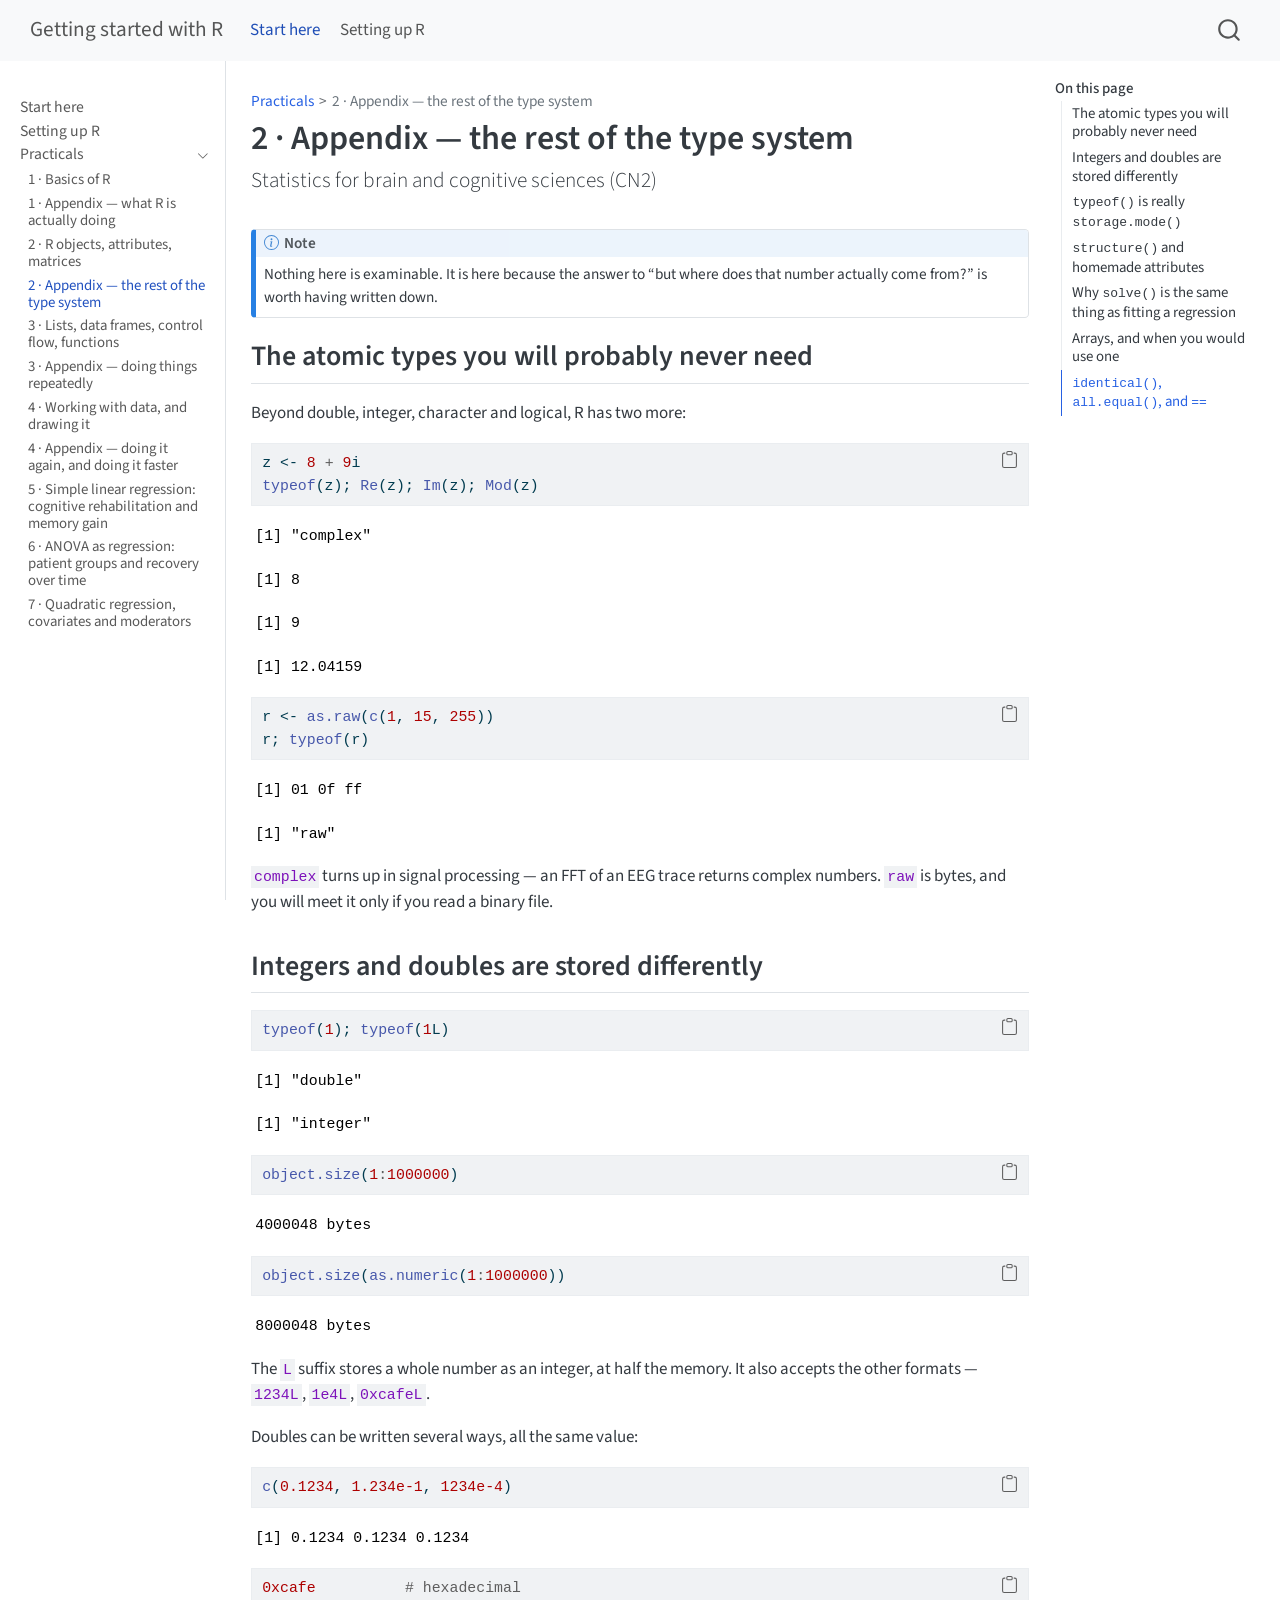
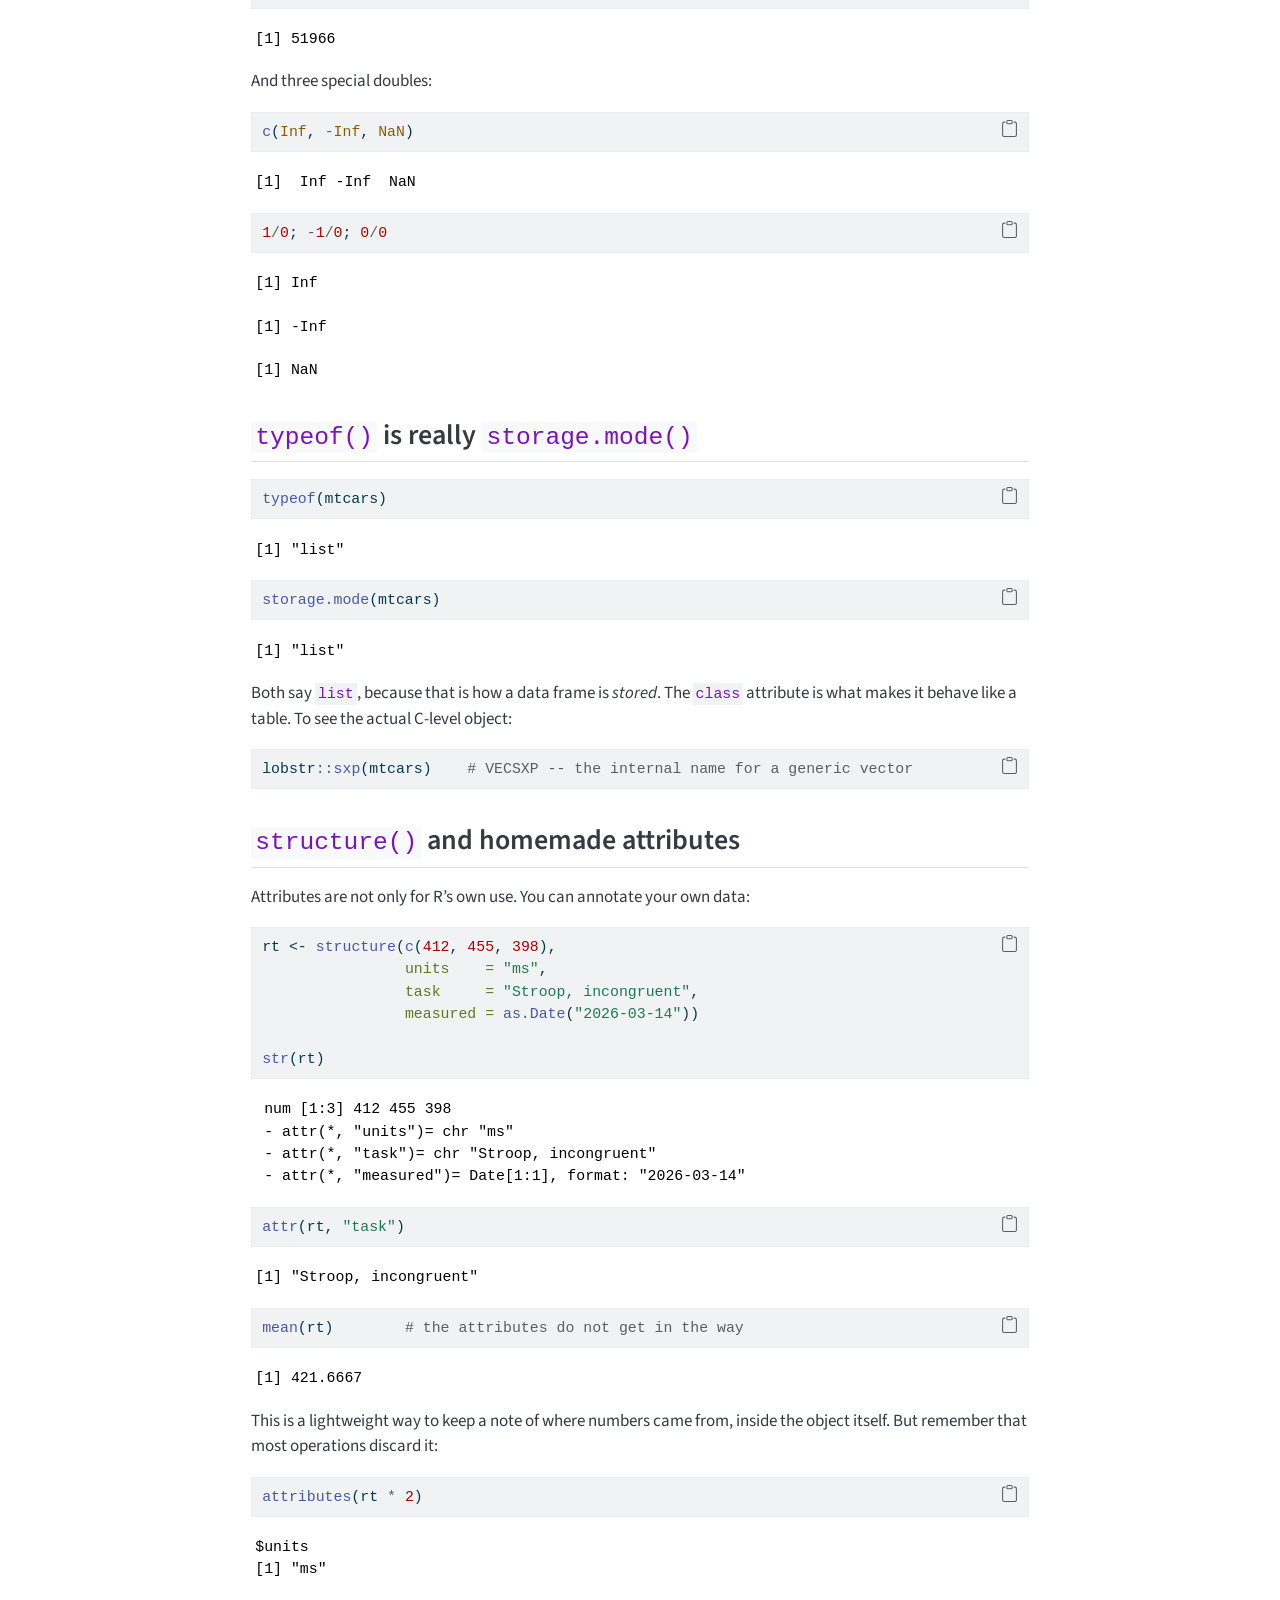
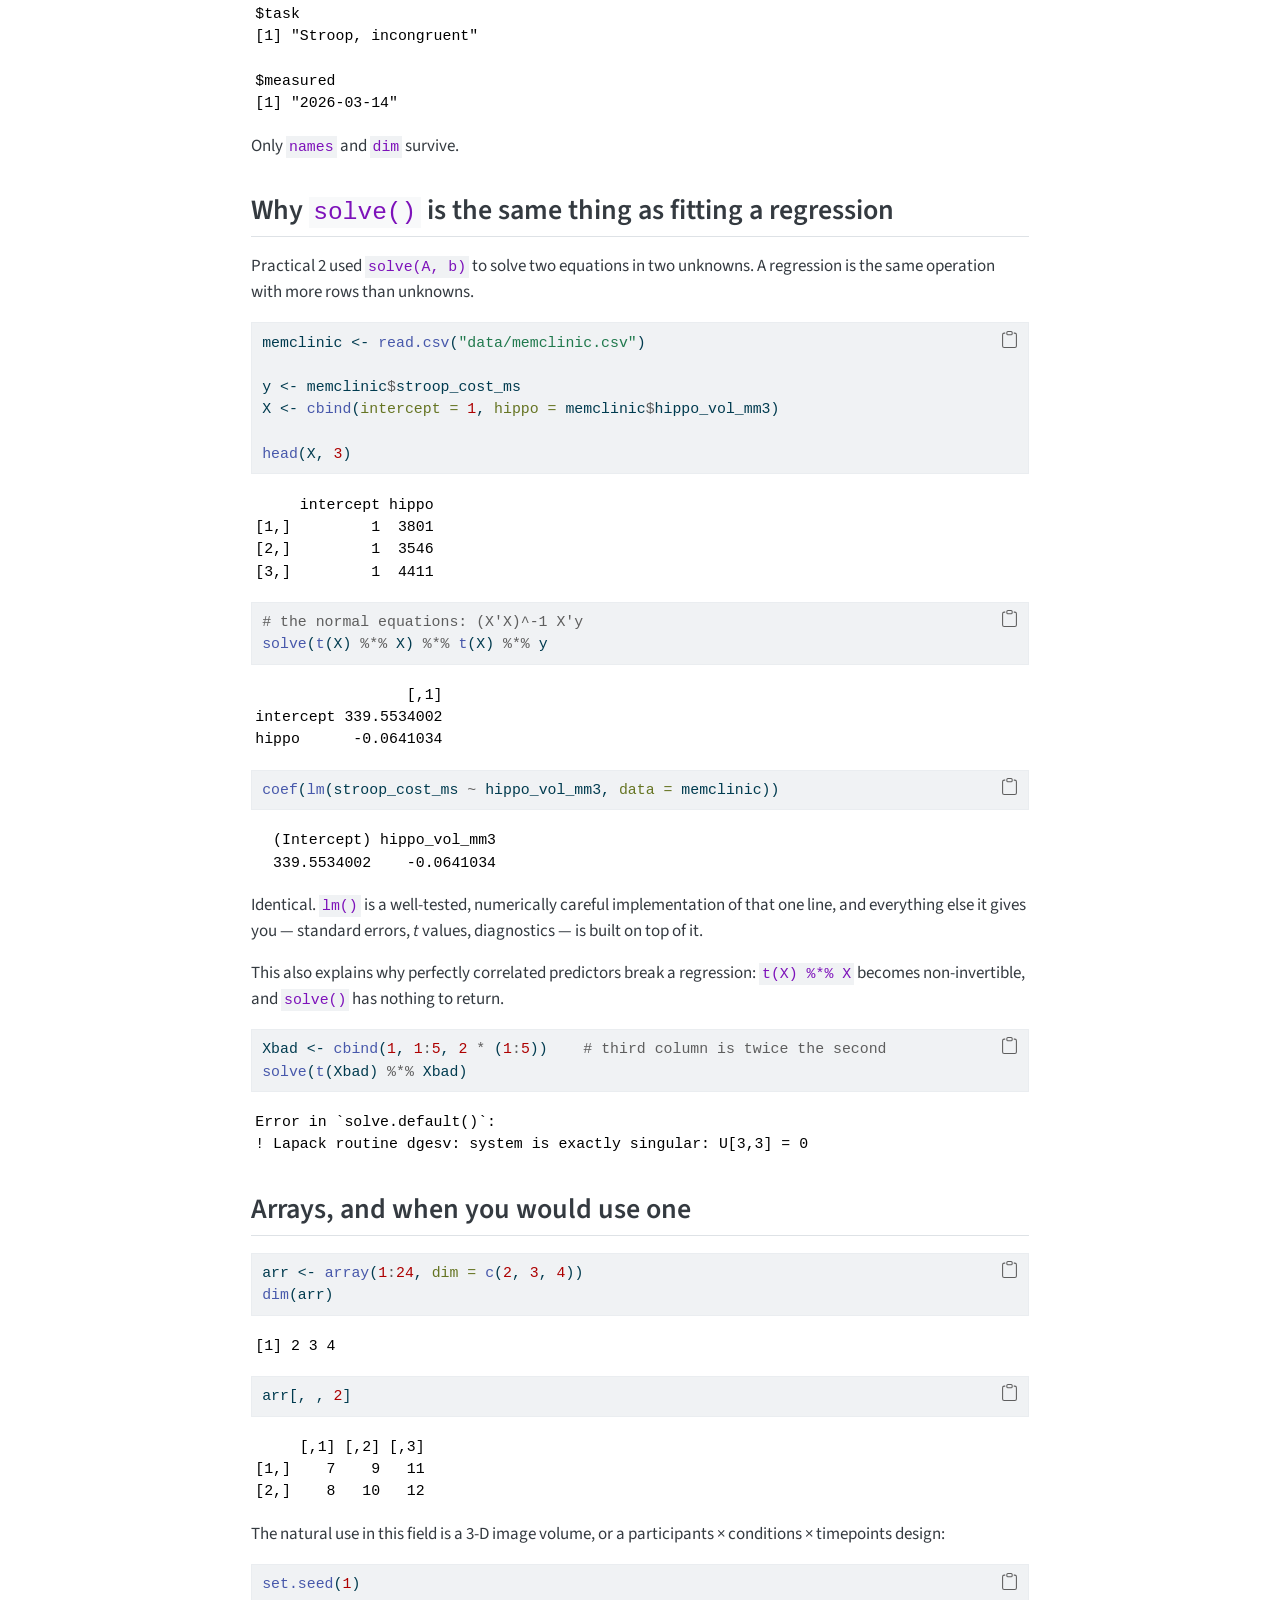
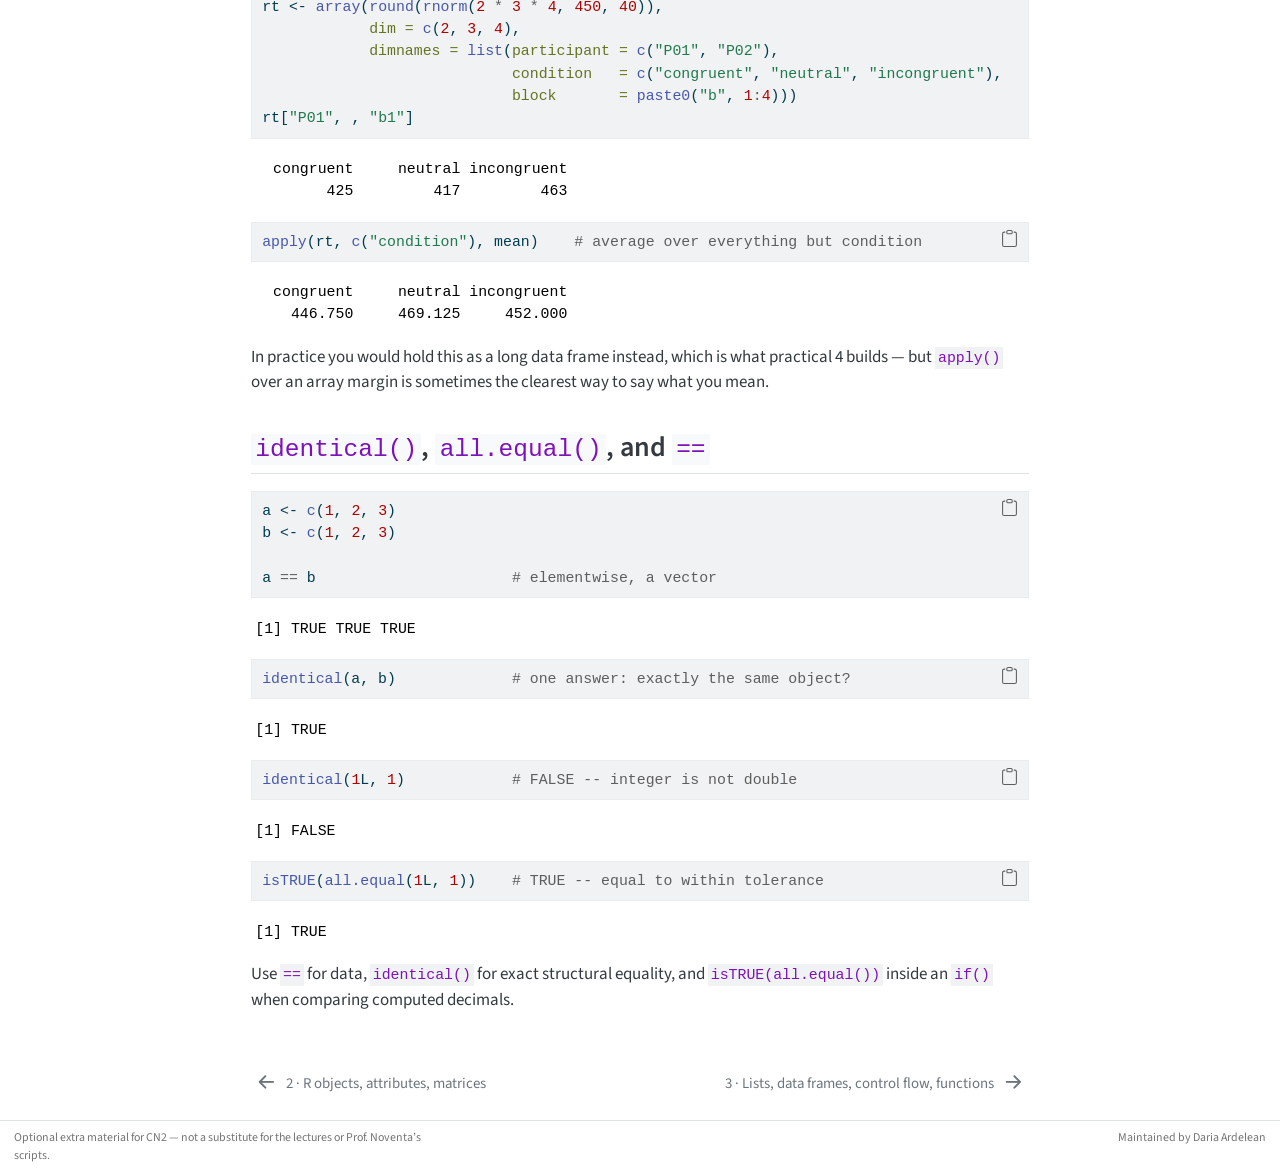
<file: sessions/02-r-objects/appendix.html>
<!DOCTYPE html>
<html xmlns="http://www.w3.org/1999/xhtml" lang="en" xml:lang="en"><head>

<meta charset="utf-8">
<meta name="generator" content="quarto-1.8.26">

<meta name="viewport" content="width=device-width, initial-scale=1.0, user-scalable=yes">


<title>2 · Appendix — the rest of the type system – Getting started with R</title>
<style>
code{white-space: pre-wrap;}
span.smallcaps{font-variant: small-caps;}
div.columns{display: flex; gap: min(4vw, 1.5em);}
div.column{flex: auto; overflow-x: auto;}
div.hanging-indent{margin-left: 1.5em; text-indent: -1.5em;}
ul.task-list{list-style: none;}
ul.task-list li input[type="checkbox"] {
  width: 0.8em;
  margin: 0 0.8em 0.2em -1em; /* quarto-specific, see https://github.com/quarto-dev/quarto-cli/issues/4556 */ 
  vertical-align: middle;
}
/* CSS for syntax highlighting */
html { -webkit-text-size-adjust: 100%; }
pre > code.sourceCode { white-space: pre; position: relative; }
pre > code.sourceCode > span { display: inline-block; line-height: 1.25; }
pre > code.sourceCode > span:empty { height: 1.2em; }
.sourceCode { overflow: visible; }
code.sourceCode > span { color: inherit; text-decoration: inherit; }
div.sourceCode { margin: 1em 0; }
pre.sourceCode { margin: 0; }
@media screen {
div.sourceCode { overflow: auto; }
}
@media print {
pre > code.sourceCode { white-space: pre-wrap; }
pre > code.sourceCode > span { text-indent: -5em; padding-left: 5em; }
}
pre.numberSource code
  { counter-reset: source-line 0; }
pre.numberSource code > span
  { position: relative; left: -4em; counter-increment: source-line; }
pre.numberSource code > span > a:first-child::before
  { content: counter(source-line);
    position: relative; left: -1em; text-align: right; vertical-align: baseline;
    border: none; display: inline-block;
    -webkit-touch-callout: none; -webkit-user-select: none;
    -khtml-user-select: none; -moz-user-select: none;
    -ms-user-select: none; user-select: none;
    padding: 0 4px; width: 4em;
  }
pre.numberSource { margin-left: 3em;  padding-left: 4px; }
div.sourceCode
  {   }
@media screen {
pre > code.sourceCode > span > a:first-child::before { text-decoration: underline; }
}
</style>


<script src="../../site_libs/quarto-nav/quarto-nav.js"></script>
<script src="../../site_libs/quarto-nav/headroom.min.js"></script>
<script src="../../site_libs/clipboard/clipboard.min.js"></script>
<script src="../../site_libs/quarto-search/autocomplete.umd.js"></script>
<script src="../../site_libs/quarto-search/fuse.min.js"></script>
<script src="../../site_libs/quarto-search/quarto-search.js"></script>
<meta name="quarto:offset" content="../../">
<link href="../../sessions/03-lists-dataframes-functions/index.html" rel="next">
<link href="../../sessions/02-r-objects/index.html" rel="prev">
<script src="../../site_libs/quarto-html/quarto.js" type="module"></script>
<script src="../../site_libs/quarto-html/tabsets/tabsets.js" type="module"></script>
<script src="../../site_libs/quarto-html/axe/axe-check.js" type="module"></script>
<script src="../../site_libs/quarto-html/popper.min.js"></script>
<script src="../../site_libs/quarto-html/tippy.umd.min.js"></script>
<script src="../../site_libs/quarto-html/anchor.min.js"></script>
<link href="../../site_libs/quarto-html/tippy.css" rel="stylesheet">
<link href="../../site_libs/quarto-html/quarto-syntax-highlighting-587c61ba64f3a5504c4d52d930310e48.css" rel="stylesheet" id="quarto-text-highlighting-styles">
<script src="../../site_libs/bootstrap/bootstrap.min.js"></script>
<link href="../../site_libs/bootstrap/bootstrap-icons.css" rel="stylesheet">
<link href="../../site_libs/bootstrap/bootstrap-b4acf84f37d6d68f6a15c6fe27913e81.min.css" rel="stylesheet" append-hash="true" id="quarto-bootstrap" data-mode="light">
<script id="quarto-search-options" type="application/json">{
  "location": "navbar",
  "copy-button": false,
  "collapse-after": 3,
  "panel-placement": "end",
  "type": "overlay",
  "limit": 50,
  "keyboard-shortcut": [
    "f",
    "/",
    "s"
  ],
  "show-item-context": false,
  "language": {
    "search-no-results-text": "No results",
    "search-matching-documents-text": "matching documents",
    "search-copy-link-title": "Copy link to search",
    "search-hide-matches-text": "Hide additional matches",
    "search-more-match-text": "more match in this document",
    "search-more-matches-text": "more matches in this document",
    "search-clear-button-title": "Clear",
    "search-text-placeholder": "",
    "search-detached-cancel-button-title": "Cancel",
    "search-submit-button-title": "Submit",
    "search-label": "Search"
  }
}</script>
<link href="../../site_libs/pagedtable-1.1/css/pagedtable.css" rel="stylesheet">
<script src="../../site_libs/pagedtable-1.1/js/pagedtable.js"></script>


<link rel="stylesheet" href="../../styles.css">
</head>

<body class="nav-sidebar docked nav-fixed quarto-light">

<div id="quarto-search-results"></div>
  <header id="quarto-header" class="headroom fixed-top">
    <nav class="navbar navbar-expand-lg " data-bs-theme="dark">
      <div class="navbar-container container-fluid">
      <div class="navbar-brand-container mx-auto">
    <a class="navbar-brand" href="../../index.html">
    <span class="navbar-title">Getting started with R</span>
    </a>
  </div>
            <div id="quarto-search" class="" title="Search"></div>
          <button class="navbar-toggler" type="button" data-bs-toggle="collapse" data-bs-target="#navbarCollapse" aria-controls="navbarCollapse" role="menu" aria-expanded="false" aria-label="Toggle navigation" onclick="if (window.quartoToggleHeadroom) { window.quartoToggleHeadroom(); }">
  <span class="navbar-toggler-icon"></span>
</button>
          <div class="collapse navbar-collapse" id="navbarCollapse">
            <ul class="navbar-nav navbar-nav-scroll me-auto">
  <li class="nav-item">
    <a class="nav-link active" href="../../index.html" aria-current="page"> 
<span class="menu-text">Start here</span></a>
  </li>  
  <li class="nav-item">
    <a class="nav-link" href="../../setup.html"> 
<span class="menu-text">Setting up R</span></a>
  </li>  
</ul>
          </div> <!-- /navcollapse -->
            <div class="quarto-navbar-tools">
</div>
      </div> <!-- /container-fluid -->
    </nav>
  <nav class="quarto-secondary-nav">
    <div class="container-fluid d-flex">
      <button type="button" class="quarto-btn-toggle btn" data-bs-toggle="collapse" role="button" data-bs-target=".quarto-sidebar-collapse-item" aria-controls="quarto-sidebar" aria-expanded="false" aria-label="Toggle sidebar navigation" onclick="if (window.quartoToggleHeadroom) { window.quartoToggleHeadroom(); }">
        <i class="bi bi-layout-text-sidebar-reverse"></i>
      </button>
        <nav class="quarto-page-breadcrumbs" aria-label="breadcrumb"><ol class="breadcrumb"><li class="breadcrumb-item"><a href="../../sessions/01-r-basics/index.html">Practicals</a></li><li class="breadcrumb-item"><a href="../../sessions/02-r-objects/appendix.html">2 · Appendix — the rest of the type system</a></li></ol></nav>
        <a class="flex-grow-1" role="navigation" data-bs-toggle="collapse" data-bs-target=".quarto-sidebar-collapse-item" aria-controls="quarto-sidebar" aria-expanded="false" aria-label="Toggle sidebar navigation" onclick="if (window.quartoToggleHeadroom) { window.quartoToggleHeadroom(); }">      
        </a>
    </div>
  </nav>
</header>
<!-- content -->
<div id="quarto-content" class="quarto-container page-columns page-rows-contents page-layout-article page-navbar">
<!-- sidebar -->
  <nav id="quarto-sidebar" class="sidebar collapse collapse-horizontal quarto-sidebar-collapse-item sidebar-navigation docked overflow-auto">
    <div class="sidebar-menu-container"> 
    <ul class="list-unstyled mt-1">
        <li class="sidebar-item">
  <div class="sidebar-item-container"> 
  <a href="../../index.html" class="sidebar-item-text sidebar-link">
 <span class="menu-text">Start here</span></a>
  </div>
</li>
        <li class="sidebar-item">
  <div class="sidebar-item-container"> 
  <a href="../../setup.html" class="sidebar-item-text sidebar-link">
 <span class="menu-text">Setting up R</span></a>
  </div>
</li>
        <li class="sidebar-item sidebar-item-section">
      <div class="sidebar-item-container"> 
            <a class="sidebar-item-text sidebar-link text-start" data-bs-toggle="collapse" data-bs-target="#quarto-sidebar-section-1" role="navigation" aria-expanded="true">
 <span class="menu-text">Practicals</span></a>
          <a class="sidebar-item-toggle text-start" data-bs-toggle="collapse" data-bs-target="#quarto-sidebar-section-1" role="navigation" aria-expanded="true" aria-label="Toggle section">
            <i class="bi bi-chevron-right ms-2"></i>
          </a> 
      </div>
      <ul id="quarto-sidebar-section-1" class="collapse list-unstyled sidebar-section depth1 show">  
          <li class="sidebar-item">
  <div class="sidebar-item-container"> 
  <a href="../../sessions/01-r-basics/index.html" class="sidebar-item-text sidebar-link">
 <span class="menu-text">1 · Basics of R</span></a>
  </div>
</li>
          <li class="sidebar-item">
  <div class="sidebar-item-container"> 
  <a href="../../sessions/01-r-basics/appendix.html" class="sidebar-item-text sidebar-link">
 <span class="menu-text">1 · Appendix — what R is actually doing</span></a>
  </div>
</li>
          <li class="sidebar-item">
  <div class="sidebar-item-container"> 
  <a href="../../sessions/02-r-objects/index.html" class="sidebar-item-text sidebar-link">
 <span class="menu-text">2 · R objects, attributes, matrices</span></a>
  </div>
</li>
          <li class="sidebar-item">
  <div class="sidebar-item-container"> 
  <a href="../../sessions/02-r-objects/appendix.html" class="sidebar-item-text sidebar-link active">
 <span class="menu-text">2 · Appendix — the rest of the type system</span></a>
  </div>
</li>
          <li class="sidebar-item">
  <div class="sidebar-item-container"> 
  <a href="../../sessions/03-lists-dataframes-functions/index.html" class="sidebar-item-text sidebar-link">
 <span class="menu-text">3 · Lists, data frames, control flow, functions</span></a>
  </div>
</li>
          <li class="sidebar-item">
  <div class="sidebar-item-container"> 
  <a href="../../sessions/03-lists-dataframes-functions/appendix.html" class="sidebar-item-text sidebar-link">
 <span class="menu-text">3 · Appendix — doing things repeatedly</span></a>
  </div>
</li>
          <li class="sidebar-item">
  <div class="sidebar-item-container"> 
  <a href="../../sessions/04-working-with-data/index.html" class="sidebar-item-text sidebar-link">
 <span class="menu-text">4 · Working with data, and drawing it</span></a>
  </div>
</li>
          <li class="sidebar-item">
  <div class="sidebar-item-container"> 
  <a href="../../sessions/04-working-with-data/appendix.html" class="sidebar-item-text sidebar-link">
 <span class="menu-text">4 · Appendix — doing it again, and doing it faster</span></a>
  </div>
</li>
          <li class="sidebar-item">
  <div class="sidebar-item-container"> 
  <a href="../../sessions/05-slr-clinical-neuropsychology/index.html" class="sidebar-item-text sidebar-link">
 <span class="menu-text">5 · Simple linear regression: cognitive rehabilitation and memory gain</span></a>
  </div>
</li>
          <li class="sidebar-item">
  <div class="sidebar-item-container"> 
  <a href="../../sessions/06-anova-clinical-neuropsychology/index.html" class="sidebar-item-text sidebar-link">
 <span class="menu-text">6 · ANOVA as regression: patient groups and recovery over time</span></a>
  </div>
</li>
          <li class="sidebar-item">
  <div class="sidebar-item-container"> 
  <a href="../../sessions/07-ancova-moderation-clinical-neuropsychology/index.html" class="sidebar-item-text sidebar-link">
 <span class="menu-text">7 · Quadratic regression, covariates and moderators</span></a>
  </div>
</li>
      </ul>
  </li>
    </ul>
    </div>
</nav>
<div id="quarto-sidebar-glass" class="quarto-sidebar-collapse-item" data-bs-toggle="collapse" data-bs-target=".quarto-sidebar-collapse-item"></div>
<!-- margin-sidebar -->
    <div id="quarto-margin-sidebar" class="sidebar margin-sidebar">
        <nav id="TOC" role="doc-toc" class="toc-active">
    <h2 id="toc-title">On this page</h2>
   
  <ul>
  <li><a href="#the-atomic-types-you-will-probably-never-need" id="toc-the-atomic-types-you-will-probably-never-need" class="nav-link active" data-scroll-target="#the-atomic-types-you-will-probably-never-need">The atomic types you will probably never need</a></li>
  <li><a href="#integers-and-doubles-are-stored-differently" id="toc-integers-and-doubles-are-stored-differently" class="nav-link" data-scroll-target="#integers-and-doubles-are-stored-differently">Integers and doubles are stored differently</a></li>
  <li><a href="#typeof-is-really-storage.mode" id="toc-typeof-is-really-storage.mode" class="nav-link" data-scroll-target="#typeof-is-really-storage.mode"><code>typeof()</code> is really <code>storage.mode()</code></a></li>
  <li><a href="#structure-and-homemade-attributes" id="toc-structure-and-homemade-attributes" class="nav-link" data-scroll-target="#structure-and-homemade-attributes"><code>structure()</code> and homemade attributes</a></li>
  <li><a href="#why-solve-is-the-same-thing-as-fitting-a-regression" id="toc-why-solve-is-the-same-thing-as-fitting-a-regression" class="nav-link" data-scroll-target="#why-solve-is-the-same-thing-as-fitting-a-regression">Why <code>solve()</code> is the same thing as fitting a regression</a></li>
  <li><a href="#arrays-and-when-you-would-use-one" id="toc-arrays-and-when-you-would-use-one" class="nav-link" data-scroll-target="#arrays-and-when-you-would-use-one">Arrays, and when you would use one</a></li>
  <li><a href="#identical-all.equal-and" id="toc-identical-all.equal-and" class="nav-link" data-scroll-target="#identical-all.equal-and"><code>identical()</code>, <code>all.equal()</code>, and <code>==</code></a></li>
  </ul>
</nav>
    </div>
<!-- main -->
<main class="content" id="quarto-document-content">

<header id="title-block-header" class="quarto-title-block default"><nav class="quarto-page-breadcrumbs quarto-title-breadcrumbs d-none d-lg-block" aria-label="breadcrumb"><ol class="breadcrumb"><li class="breadcrumb-item"><a href="../../sessions/01-r-basics/index.html">Practicals</a></li><li class="breadcrumb-item"><a href="../../sessions/02-r-objects/appendix.html">2 · Appendix — the rest of the type system</a></li></ol></nav>
<div class="quarto-title">
<h1 class="title">2 · Appendix — the rest of the type system</h1>
<p class="subtitle lead">Statistics for brain and cognitive sciences (CN2)</p>
</div>



<div class="quarto-title-meta">

    
  
    
  </div>
  


</header>


<div class="callout callout-style-default callout-note callout-titled">
<div class="callout-header d-flex align-content-center">
<div class="callout-icon-container">
<i class="callout-icon"></i>
</div>
<div class="callout-title-container flex-fill">
Note
</div>
</div>
<div class="callout-body-container callout-body">
<p>Nothing here is examinable. It is here because the answer to “but where does that number actually come from?” is worth having written down.</p>
</div>
</div>
<section id="the-atomic-types-you-will-probably-never-need" class="level2">
<h2 class="anchored" data-anchor-id="the-atomic-types-you-will-probably-never-need">The atomic types you will probably never need</h2>
<p>Beyond double, integer, character and logical, R has two more:</p>
<div class="cell">
<div class="code-copy-outer-scaffold"><div class="sourceCode cell-code" id="cb1"><pre class="sourceCode r code-with-copy"><code class="sourceCode r"><span id="cb1-1"><a href="#cb1-1" aria-hidden="true" tabindex="-1"></a>z <span class="ot">&lt;-</span> <span class="dv">8</span> <span class="sc">+</span> <span class="dv">9</span>i</span>
<span id="cb1-2"><a href="#cb1-2" aria-hidden="true" tabindex="-1"></a><span class="fu">typeof</span>(z); <span class="fu">Re</span>(z); <span class="fu">Im</span>(z); <span class="fu">Mod</span>(z)</span></code></pre></div><button title="Copy to Clipboard" class="code-copy-button"><i class="bi"></i></button></div>
<div class="cell-output cell-output-stdout">
<pre><code>[1] "complex"</code></pre>
</div>
<div class="cell-output cell-output-stdout">
<pre><code>[1] 8</code></pre>
</div>
<div class="cell-output cell-output-stdout">
<pre><code>[1] 9</code></pre>
</div>
<div class="cell-output cell-output-stdout">
<pre><code>[1] 12.04159</code></pre>
</div>
<div class="code-copy-outer-scaffold"><div class="sourceCode cell-code" id="cb6"><pre class="sourceCode r code-with-copy"><code class="sourceCode r"><span id="cb6-1"><a href="#cb6-1" aria-hidden="true" tabindex="-1"></a>r <span class="ot">&lt;-</span> <span class="fu">as.raw</span>(<span class="fu">c</span>(<span class="dv">1</span>, <span class="dv">15</span>, <span class="dv">255</span>))</span>
<span id="cb6-2"><a href="#cb6-2" aria-hidden="true" tabindex="-1"></a>r; <span class="fu">typeof</span>(r)</span></code></pre></div><button title="Copy to Clipboard" class="code-copy-button"><i class="bi"></i></button></div>
<div class="cell-output cell-output-stdout">
<pre><code>[1] 01 0f ff</code></pre>
</div>
<div class="cell-output cell-output-stdout">
<pre><code>[1] "raw"</code></pre>
</div>
</div>
<p><code>complex</code> turns up in signal processing — an FFT of an EEG trace returns complex numbers. <code>raw</code> is bytes, and you will meet it only if you read a binary file.</p>
</section>
<section id="integers-and-doubles-are-stored-differently" class="level2">
<h2 class="anchored" data-anchor-id="integers-and-doubles-are-stored-differently">Integers and doubles are stored differently</h2>
<div class="cell">
<div class="code-copy-outer-scaffold"><div class="sourceCode cell-code" id="cb9"><pre class="sourceCode r code-with-copy"><code class="sourceCode r"><span id="cb9-1"><a href="#cb9-1" aria-hidden="true" tabindex="-1"></a><span class="fu">typeof</span>(<span class="dv">1</span>); <span class="fu">typeof</span>(<span class="dv">1</span>L)</span></code></pre></div><button title="Copy to Clipboard" class="code-copy-button"><i class="bi"></i></button></div>
<div class="cell-output cell-output-stdout">
<pre><code>[1] "double"</code></pre>
</div>
<div class="cell-output cell-output-stdout">
<pre><code>[1] "integer"</code></pre>
</div>
<div class="code-copy-outer-scaffold"><div class="sourceCode cell-code" id="cb12"><pre class="sourceCode r code-with-copy"><code class="sourceCode r"><span id="cb12-1"><a href="#cb12-1" aria-hidden="true" tabindex="-1"></a><span class="fu">object.size</span>(<span class="dv">1</span><span class="sc">:</span><span class="dv">1000000</span>)</span></code></pre></div><button title="Copy to Clipboard" class="code-copy-button"><i class="bi"></i></button></div>
<div class="cell-output cell-output-stdout">
<pre><code>4000048 bytes</code></pre>
</div>
<div class="code-copy-outer-scaffold"><div class="sourceCode cell-code" id="cb14"><pre class="sourceCode r code-with-copy"><code class="sourceCode r"><span id="cb14-1"><a href="#cb14-1" aria-hidden="true" tabindex="-1"></a><span class="fu">object.size</span>(<span class="fu">as.numeric</span>(<span class="dv">1</span><span class="sc">:</span><span class="dv">1000000</span>))</span></code></pre></div><button title="Copy to Clipboard" class="code-copy-button"><i class="bi"></i></button></div>
<div class="cell-output cell-output-stdout">
<pre><code>8000048 bytes</code></pre>
</div>
</div>
<p>The <code>L</code> suffix stores a whole number as an integer, at half the memory. It also accepts the other formats — <code>1234L</code>, <code>1e4L</code>, <code>0xcafeL</code>.</p>
<p>Doubles can be written several ways, all the same value:</p>
<div class="cell">
<div class="code-copy-outer-scaffold"><div class="sourceCode cell-code" id="cb16"><pre class="sourceCode r code-with-copy"><code class="sourceCode r"><span id="cb16-1"><a href="#cb16-1" aria-hidden="true" tabindex="-1"></a><span class="fu">c</span>(<span class="fl">0.1234</span>, <span class="fl">1.234e-1</span>, <span class="fl">1234e-4</span>)</span></code></pre></div><button title="Copy to Clipboard" class="code-copy-button"><i class="bi"></i></button></div>
<div class="cell-output cell-output-stdout">
<pre><code>[1] 0.1234 0.1234 0.1234</code></pre>
</div>
<div class="code-copy-outer-scaffold"><div class="sourceCode cell-code" id="cb18"><pre class="sourceCode r code-with-copy"><code class="sourceCode r"><span id="cb18-1"><a href="#cb18-1" aria-hidden="true" tabindex="-1"></a><span class="dv">0xcafe</span>          <span class="co"># hexadecimal</span></span></code></pre></div><button title="Copy to Clipboard" class="code-copy-button"><i class="bi"></i></button></div>
<div class="cell-output cell-output-stdout">
<pre><code>[1] 51966</code></pre>
</div>
</div>
<p>And three special doubles:</p>
<div class="cell">
<div class="code-copy-outer-scaffold"><div class="sourceCode cell-code" id="cb20"><pre class="sourceCode r code-with-copy"><code class="sourceCode r"><span id="cb20-1"><a href="#cb20-1" aria-hidden="true" tabindex="-1"></a><span class="fu">c</span>(<span class="cn">Inf</span>, <span class="sc">-</span><span class="cn">Inf</span>, <span class="cn">NaN</span>)</span></code></pre></div><button title="Copy to Clipboard" class="code-copy-button"><i class="bi"></i></button></div>
<div class="cell-output cell-output-stdout">
<pre><code>[1]  Inf -Inf  NaN</code></pre>
</div>
<div class="code-copy-outer-scaffold"><div class="sourceCode cell-code" id="cb22"><pre class="sourceCode r code-with-copy"><code class="sourceCode r"><span id="cb22-1"><a href="#cb22-1" aria-hidden="true" tabindex="-1"></a><span class="dv">1</span><span class="sc">/</span><span class="dv">0</span>; <span class="sc">-</span><span class="dv">1</span><span class="sc">/</span><span class="dv">0</span>; <span class="dv">0</span><span class="sc">/</span><span class="dv">0</span></span></code></pre></div><button title="Copy to Clipboard" class="code-copy-button"><i class="bi"></i></button></div>
<div class="cell-output cell-output-stdout">
<pre><code>[1] Inf</code></pre>
</div>
<div class="cell-output cell-output-stdout">
<pre><code>[1] -Inf</code></pre>
</div>
<div class="cell-output cell-output-stdout">
<pre><code>[1] NaN</code></pre>
</div>
</div>
</section>
<section id="typeof-is-really-storage.mode" class="level2">
<h2 class="anchored" data-anchor-id="typeof-is-really-storage.mode"><code>typeof()</code> is really <code>storage.mode()</code></h2>
<div class="cell">
<div class="code-copy-outer-scaffold"><div class="sourceCode cell-code" id="cb26"><pre class="sourceCode r code-with-copy"><code class="sourceCode r"><span id="cb26-1"><a href="#cb26-1" aria-hidden="true" tabindex="-1"></a><span class="fu">typeof</span>(mtcars)</span></code></pre></div><button title="Copy to Clipboard" class="code-copy-button"><i class="bi"></i></button></div>
<div class="cell-output cell-output-stdout">
<pre><code>[1] "list"</code></pre>
</div>
<div class="code-copy-outer-scaffold"><div class="sourceCode cell-code" id="cb28"><pre class="sourceCode r code-with-copy"><code class="sourceCode r"><span id="cb28-1"><a href="#cb28-1" aria-hidden="true" tabindex="-1"></a><span class="fu">storage.mode</span>(mtcars)</span></code></pre></div><button title="Copy to Clipboard" class="code-copy-button"><i class="bi"></i></button></div>
<div class="cell-output cell-output-stdout">
<pre><code>[1] "list"</code></pre>
</div>
</div>
<p>Both say <code>list</code>, because that is how a data frame is <em>stored</em>. The <code>class</code> attribute is what makes it behave like a table. To see the actual C-level object:</p>
<div class="cell">
<div class="code-copy-outer-scaffold"><div class="sourceCode cell-code" id="cb30"><pre class="sourceCode r code-with-copy"><code class="sourceCode r"><span id="cb30-1"><a href="#cb30-1" aria-hidden="true" tabindex="-1"></a>lobstr<span class="sc">::</span><span class="fu">sxp</span>(mtcars)    <span class="co"># VECSXP -- the internal name for a generic vector</span></span></code></pre></div><button title="Copy to Clipboard" class="code-copy-button"><i class="bi"></i></button></div>
</div>
</section>
<section id="structure-and-homemade-attributes" class="level2">
<h2 class="anchored" data-anchor-id="structure-and-homemade-attributes"><code>structure()</code> and homemade attributes</h2>
<p>Attributes are not only for R’s own use. You can annotate your own data:</p>
<div class="cell">
<div class="code-copy-outer-scaffold"><div class="sourceCode cell-code" id="cb31"><pre class="sourceCode r code-with-copy"><code class="sourceCode r"><span id="cb31-1"><a href="#cb31-1" aria-hidden="true" tabindex="-1"></a>rt <span class="ot">&lt;-</span> <span class="fu">structure</span>(<span class="fu">c</span>(<span class="dv">412</span>, <span class="dv">455</span>, <span class="dv">398</span>),</span>
<span id="cb31-2"><a href="#cb31-2" aria-hidden="true" tabindex="-1"></a>                <span class="at">units    =</span> <span class="st">"ms"</span>,</span>
<span id="cb31-3"><a href="#cb31-3" aria-hidden="true" tabindex="-1"></a>                <span class="at">task     =</span> <span class="st">"Stroop, incongruent"</span>,</span>
<span id="cb31-4"><a href="#cb31-4" aria-hidden="true" tabindex="-1"></a>                <span class="at">measured =</span> <span class="fu">as.Date</span>(<span class="st">"2026-03-14"</span>))</span>
<span id="cb31-5"><a href="#cb31-5" aria-hidden="true" tabindex="-1"></a></span>
<span id="cb31-6"><a href="#cb31-6" aria-hidden="true" tabindex="-1"></a><span class="fu">str</span>(rt)</span></code></pre></div><button title="Copy to Clipboard" class="code-copy-button"><i class="bi"></i></button></div>
<div class="cell-output cell-output-stdout">
<pre><code> num [1:3] 412 455 398
 - attr(*, "units")= chr "ms"
 - attr(*, "task")= chr "Stroop, incongruent"
 - attr(*, "measured")= Date[1:1], format: "2026-03-14"</code></pre>
</div>
<div class="code-copy-outer-scaffold"><div class="sourceCode cell-code" id="cb33"><pre class="sourceCode r code-with-copy"><code class="sourceCode r"><span id="cb33-1"><a href="#cb33-1" aria-hidden="true" tabindex="-1"></a><span class="fu">attr</span>(rt, <span class="st">"task"</span>)</span></code></pre></div><button title="Copy to Clipboard" class="code-copy-button"><i class="bi"></i></button></div>
<div class="cell-output cell-output-stdout">
<pre><code>[1] "Stroop, incongruent"</code></pre>
</div>
<div class="code-copy-outer-scaffold"><div class="sourceCode cell-code" id="cb35"><pre class="sourceCode r code-with-copy"><code class="sourceCode r"><span id="cb35-1"><a href="#cb35-1" aria-hidden="true" tabindex="-1"></a><span class="fu">mean</span>(rt)        <span class="co"># the attributes do not get in the way</span></span></code></pre></div><button title="Copy to Clipboard" class="code-copy-button"><i class="bi"></i></button></div>
<div class="cell-output cell-output-stdout">
<pre><code>[1] 421.6667</code></pre>
</div>
</div>
<p>This is a lightweight way to keep a note of where numbers came from, inside the object itself. But remember that most operations discard it:</p>
<div class="cell">
<div class="code-copy-outer-scaffold"><div class="sourceCode cell-code" id="cb37"><pre class="sourceCode r code-with-copy"><code class="sourceCode r"><span id="cb37-1"><a href="#cb37-1" aria-hidden="true" tabindex="-1"></a><span class="fu">attributes</span>(rt <span class="sc">*</span> <span class="dv">2</span>)</span></code></pre></div><button title="Copy to Clipboard" class="code-copy-button"><i class="bi"></i></button></div>
<div class="cell-output cell-output-stdout">
<pre><code>$units
[1] "ms"

$task
[1] "Stroop, incongruent"

$measured
[1] "2026-03-14"</code></pre>
</div>
</div>
<p>Only <code>names</code> and <code>dim</code> survive.</p>
</section>
<section id="why-solve-is-the-same-thing-as-fitting-a-regression" class="level2">
<h2 class="anchored" data-anchor-id="why-solve-is-the-same-thing-as-fitting-a-regression">Why <code>solve()</code> is the same thing as fitting a regression</h2>
<p>Practical 2 used <code>solve(A, b)</code> to solve two equations in two unknowns. A regression is the same operation with more rows than unknowns.</p>
<div class="cell">
<div class="code-copy-outer-scaffold"><div class="sourceCode cell-code" id="cb39"><pre class="sourceCode r code-with-copy"><code class="sourceCode r"><span id="cb39-1"><a href="#cb39-1" aria-hidden="true" tabindex="-1"></a>memclinic <span class="ot">&lt;-</span> <span class="fu">read.csv</span>(<span class="st">"data/memclinic.csv"</span>)</span>
<span id="cb39-2"><a href="#cb39-2" aria-hidden="true" tabindex="-1"></a></span>
<span id="cb39-3"><a href="#cb39-3" aria-hidden="true" tabindex="-1"></a>y <span class="ot">&lt;-</span> memclinic<span class="sc">$</span>stroop_cost_ms</span>
<span id="cb39-4"><a href="#cb39-4" aria-hidden="true" tabindex="-1"></a>X <span class="ot">&lt;-</span> <span class="fu">cbind</span>(<span class="at">intercept =</span> <span class="dv">1</span>, <span class="at">hippo =</span> memclinic<span class="sc">$</span>hippo_vol_mm3)</span>
<span id="cb39-5"><a href="#cb39-5" aria-hidden="true" tabindex="-1"></a></span>
<span id="cb39-6"><a href="#cb39-6" aria-hidden="true" tabindex="-1"></a><span class="fu">head</span>(X, <span class="dv">3</span>)</span></code></pre></div><button title="Copy to Clipboard" class="code-copy-button"><i class="bi"></i></button></div>
<div class="cell-output cell-output-stdout">
<pre><code>     intercept hippo
[1,]         1  3801
[2,]         1  3546
[3,]         1  4411</code></pre>
</div>
<div class="code-copy-outer-scaffold"><div class="sourceCode cell-code" id="cb41"><pre class="sourceCode r code-with-copy"><code class="sourceCode r"><span id="cb41-1"><a href="#cb41-1" aria-hidden="true" tabindex="-1"></a><span class="co"># the normal equations: (X'X)^-1 X'y</span></span>
<span id="cb41-2"><a href="#cb41-2" aria-hidden="true" tabindex="-1"></a><span class="fu">solve</span>(<span class="fu">t</span>(X) <span class="sc">%*%</span> X) <span class="sc">%*%</span> <span class="fu">t</span>(X) <span class="sc">%*%</span> y</span></code></pre></div><button title="Copy to Clipboard" class="code-copy-button"><i class="bi"></i></button></div>
<div class="cell-output cell-output-stdout">
<pre><code>                 [,1]
intercept 339.5534002
hippo      -0.0641034</code></pre>
</div>
</div>
<div class="cell">
<div class="code-copy-outer-scaffold"><div class="sourceCode cell-code" id="cb43"><pre class="sourceCode r code-with-copy"><code class="sourceCode r"><span id="cb43-1"><a href="#cb43-1" aria-hidden="true" tabindex="-1"></a><span class="fu">coef</span>(<span class="fu">lm</span>(stroop_cost_ms <span class="sc">~</span> hippo_vol_mm3, <span class="at">data =</span> memclinic))</span></code></pre></div><button title="Copy to Clipboard" class="code-copy-button"><i class="bi"></i></button></div>
<div class="cell-output cell-output-stdout">
<pre><code>  (Intercept) hippo_vol_mm3 
  339.5534002    -0.0641034 </code></pre>
</div>
</div>
<p>Identical. <code>lm()</code> is a well-tested, numerically careful implementation of that one line, and everything else it gives you — standard errors, <em>t</em> values, diagnostics — is built on top of it.</p>
<p>This also explains why perfectly correlated predictors break a regression: <code>t(X) %*% X</code> becomes non-invertible, and <code>solve()</code> has nothing to return.</p>
<div class="cell">
<div class="code-copy-outer-scaffold"><div class="sourceCode cell-code" id="cb45"><pre class="sourceCode r code-with-copy"><code class="sourceCode r"><span id="cb45-1"><a href="#cb45-1" aria-hidden="true" tabindex="-1"></a>Xbad <span class="ot">&lt;-</span> <span class="fu">cbind</span>(<span class="dv">1</span>, <span class="dv">1</span><span class="sc">:</span><span class="dv">5</span>, <span class="dv">2</span> <span class="sc">*</span> (<span class="dv">1</span><span class="sc">:</span><span class="dv">5</span>))    <span class="co"># third column is twice the second</span></span>
<span id="cb45-2"><a href="#cb45-2" aria-hidden="true" tabindex="-1"></a><span class="fu">solve</span>(<span class="fu">t</span>(Xbad) <span class="sc">%*%</span> Xbad)</span></code></pre></div><button title="Copy to Clipboard" class="code-copy-button"><i class="bi"></i></button></div>
<div class="cell-output cell-output-error">
<pre><code>Error in `solve.default()`:
! Lapack routine dgesv: system is exactly singular: U[3,3] = 0</code></pre>
</div>
</div>
</section>
<section id="arrays-and-when-you-would-use-one" class="level2">
<h2 class="anchored" data-anchor-id="arrays-and-when-you-would-use-one">Arrays, and when you would use one</h2>
<div class="cell">
<div class="code-copy-outer-scaffold"><div class="sourceCode cell-code" id="cb47"><pre class="sourceCode r code-with-copy"><code class="sourceCode r"><span id="cb47-1"><a href="#cb47-1" aria-hidden="true" tabindex="-1"></a>arr <span class="ot">&lt;-</span> <span class="fu">array</span>(<span class="dv">1</span><span class="sc">:</span><span class="dv">24</span>, <span class="at">dim =</span> <span class="fu">c</span>(<span class="dv">2</span>, <span class="dv">3</span>, <span class="dv">4</span>))</span>
<span id="cb47-2"><a href="#cb47-2" aria-hidden="true" tabindex="-1"></a><span class="fu">dim</span>(arr)</span></code></pre></div><button title="Copy to Clipboard" class="code-copy-button"><i class="bi"></i></button></div>
<div class="cell-output cell-output-stdout">
<pre><code>[1] 2 3 4</code></pre>
</div>
<div class="code-copy-outer-scaffold"><div class="sourceCode cell-code" id="cb49"><pre class="sourceCode r code-with-copy"><code class="sourceCode r"><span id="cb49-1"><a href="#cb49-1" aria-hidden="true" tabindex="-1"></a>arr[, , <span class="dv">2</span>]</span></code></pre></div><button title="Copy to Clipboard" class="code-copy-button"><i class="bi"></i></button></div>
<div class="cell-output cell-output-stdout">
<pre><code>     [,1] [,2] [,3]
[1,]    7    9   11
[2,]    8   10   12</code></pre>
</div>
</div>
<p>The natural use in this field is a 3-D image volume, or a participants × conditions × timepoints design:</p>
<div class="cell">
<div class="code-copy-outer-scaffold"><div class="sourceCode cell-code" id="cb51"><pre class="sourceCode r code-with-copy"><code class="sourceCode r"><span id="cb51-1"><a href="#cb51-1" aria-hidden="true" tabindex="-1"></a><span class="fu">set.seed</span>(<span class="dv">1</span>)</span>
<span id="cb51-2"><a href="#cb51-2" aria-hidden="true" tabindex="-1"></a>rt <span class="ot">&lt;-</span> <span class="fu">array</span>(<span class="fu">round</span>(<span class="fu">rnorm</span>(<span class="dv">2</span> <span class="sc">*</span> <span class="dv">3</span> <span class="sc">*</span> <span class="dv">4</span>, <span class="dv">450</span>, <span class="dv">40</span>)),</span>
<span id="cb51-3"><a href="#cb51-3" aria-hidden="true" tabindex="-1"></a>            <span class="at">dim =</span> <span class="fu">c</span>(<span class="dv">2</span>, <span class="dv">3</span>, <span class="dv">4</span>),</span>
<span id="cb51-4"><a href="#cb51-4" aria-hidden="true" tabindex="-1"></a>            <span class="at">dimnames =</span> <span class="fu">list</span>(<span class="at">participant =</span> <span class="fu">c</span>(<span class="st">"P01"</span>, <span class="st">"P02"</span>),</span>
<span id="cb51-5"><a href="#cb51-5" aria-hidden="true" tabindex="-1"></a>                            <span class="at">condition   =</span> <span class="fu">c</span>(<span class="st">"congruent"</span>, <span class="st">"neutral"</span>, <span class="st">"incongruent"</span>),</span>
<span id="cb51-6"><a href="#cb51-6" aria-hidden="true" tabindex="-1"></a>                            <span class="at">block       =</span> <span class="fu">paste0</span>(<span class="st">"b"</span>, <span class="dv">1</span><span class="sc">:</span><span class="dv">4</span>)))</span>
<span id="cb51-7"><a href="#cb51-7" aria-hidden="true" tabindex="-1"></a>rt[<span class="st">"P01"</span>, , <span class="st">"b1"</span>]</span></code></pre></div><button title="Copy to Clipboard" class="code-copy-button"><i class="bi"></i></button></div>
<div class="cell-output cell-output-stdout">
<pre><code>  congruent     neutral incongruent 
        425         417         463 </code></pre>
</div>
<div class="code-copy-outer-scaffold"><div class="sourceCode cell-code" id="cb53"><pre class="sourceCode r code-with-copy"><code class="sourceCode r"><span id="cb53-1"><a href="#cb53-1" aria-hidden="true" tabindex="-1"></a><span class="fu">apply</span>(rt, <span class="fu">c</span>(<span class="st">"condition"</span>), mean)    <span class="co"># average over everything but condition</span></span></code></pre></div><button title="Copy to Clipboard" class="code-copy-button"><i class="bi"></i></button></div>
<div class="cell-output cell-output-stdout">
<pre><code>  congruent     neutral incongruent 
    446.750     469.125     452.000 </code></pre>
</div>
</div>
<p>In practice you would hold this as a long data frame instead, which is what practical 4 builds — but <code>apply()</code> over an array margin is sometimes the clearest way to say what you mean.</p>
</section>
<section id="identical-all.equal-and" class="level2">
<h2 class="anchored" data-anchor-id="identical-all.equal-and"><code>identical()</code>, <code>all.equal()</code>, and <code>==</code></h2>
<div class="cell">
<div class="code-copy-outer-scaffold"><div class="sourceCode cell-code" id="cb55"><pre class="sourceCode r code-with-copy"><code class="sourceCode r"><span id="cb55-1"><a href="#cb55-1" aria-hidden="true" tabindex="-1"></a>a <span class="ot">&lt;-</span> <span class="fu">c</span>(<span class="dv">1</span>, <span class="dv">2</span>, <span class="dv">3</span>)</span>
<span id="cb55-2"><a href="#cb55-2" aria-hidden="true" tabindex="-1"></a>b <span class="ot">&lt;-</span> <span class="fu">c</span>(<span class="dv">1</span>, <span class="dv">2</span>, <span class="dv">3</span>)</span>
<span id="cb55-3"><a href="#cb55-3" aria-hidden="true" tabindex="-1"></a></span>
<span id="cb55-4"><a href="#cb55-4" aria-hidden="true" tabindex="-1"></a>a <span class="sc">==</span> b                      <span class="co"># elementwise, a vector</span></span></code></pre></div><button title="Copy to Clipboard" class="code-copy-button"><i class="bi"></i></button></div>
<div class="cell-output cell-output-stdout">
<pre><code>[1] TRUE TRUE TRUE</code></pre>
</div>
<div class="code-copy-outer-scaffold"><div class="sourceCode cell-code" id="cb57"><pre class="sourceCode r code-with-copy"><code class="sourceCode r"><span id="cb57-1"><a href="#cb57-1" aria-hidden="true" tabindex="-1"></a><span class="fu">identical</span>(a, b)             <span class="co"># one answer: exactly the same object?</span></span></code></pre></div><button title="Copy to Clipboard" class="code-copy-button"><i class="bi"></i></button></div>
<div class="cell-output cell-output-stdout">
<pre><code>[1] TRUE</code></pre>
</div>
<div class="code-copy-outer-scaffold"><div class="sourceCode cell-code" id="cb59"><pre class="sourceCode r code-with-copy"><code class="sourceCode r"><span id="cb59-1"><a href="#cb59-1" aria-hidden="true" tabindex="-1"></a><span class="fu">identical</span>(<span class="dv">1</span>L, <span class="dv">1</span>)            <span class="co"># FALSE -- integer is not double</span></span></code></pre></div><button title="Copy to Clipboard" class="code-copy-button"><i class="bi"></i></button></div>
<div class="cell-output cell-output-stdout">
<pre><code>[1] FALSE</code></pre>
</div>
<div class="code-copy-outer-scaffold"><div class="sourceCode cell-code" id="cb61"><pre class="sourceCode r code-with-copy"><code class="sourceCode r"><span id="cb61-1"><a href="#cb61-1" aria-hidden="true" tabindex="-1"></a><span class="fu">isTRUE</span>(<span class="fu">all.equal</span>(<span class="dv">1</span>L, <span class="dv">1</span>))    <span class="co"># TRUE -- equal to within tolerance</span></span></code></pre></div><button title="Copy to Clipboard" class="code-copy-button"><i class="bi"></i></button></div>
<div class="cell-output cell-output-stdout">
<pre><code>[1] TRUE</code></pre>
</div>
</div>
<p>Use <code>==</code> for data, <code>identical()</code> for exact structural equality, and <code>isTRUE(all.equal())</code> inside an <code>if()</code> when comparing computed decimals.</p>


</section>

</main> <!-- /main -->
<script id="quarto-html-after-body" type="application/javascript">
  window.document.addEventListener("DOMContentLoaded", function (event) {
    const icon = "";
    const anchorJS = new window.AnchorJS();
    anchorJS.options = {
      placement: 'right',
      icon: icon
    };
    anchorJS.add('.anchored');
    const isCodeAnnotation = (el) => {
      for (const clz of el.classList) {
        if (clz.startsWith('code-annotation-')) {                     
          return true;
        }
      }
      return false;
    }
    const onCopySuccess = function(e) {
      // button target
      const button = e.trigger;
      // don't keep focus
      button.blur();
      // flash "checked"
      button.classList.add('code-copy-button-checked');
      var currentTitle = button.getAttribute("title");
      button.setAttribute("title", "Copied!");
      let tooltip;
      if (window.bootstrap) {
        button.setAttribute("data-bs-toggle", "tooltip");
        button.setAttribute("data-bs-placement", "left");
        button.setAttribute("data-bs-title", "Copied!");
        tooltip = new bootstrap.Tooltip(button, 
          { trigger: "manual", 
            customClass: "code-copy-button-tooltip",
            offset: [0, -8]});
        tooltip.show();    
      }
      setTimeout(function() {
        if (tooltip) {
          tooltip.hide();
          button.removeAttribute("data-bs-title");
          button.removeAttribute("data-bs-toggle");
          button.removeAttribute("data-bs-placement");
        }
        button.setAttribute("title", currentTitle);
        button.classList.remove('code-copy-button-checked');
      }, 1000);
      // clear code selection
      e.clearSelection();
    }
    const getTextToCopy = function(trigger) {
      const outerScaffold = trigger.parentElement.cloneNode(true);
      const codeEl = outerScaffold.querySelector('code');
      for (const childEl of codeEl.children) {
        if (isCodeAnnotation(childEl)) {
          childEl.remove();
        }
      }
      return codeEl.innerText;
    }
    const clipboard = new window.ClipboardJS('.code-copy-button:not([data-in-quarto-modal])', {
      text: getTextToCopy
    });
    clipboard.on('success', onCopySuccess);
    if (window.document.getElementById('quarto-embedded-source-code-modal')) {
      const clipboardModal = new window.ClipboardJS('.code-copy-button[data-in-quarto-modal]', {
        text: getTextToCopy,
        container: window.document.getElementById('quarto-embedded-source-code-modal')
      });
      clipboardModal.on('success', onCopySuccess);
    }
      var localhostRegex = new RegExp(/^(?:http|https):\/\/localhost\:?[0-9]*\//);
      var mailtoRegex = new RegExp(/^mailto:/);
        var filterRegex = new RegExp("https:\/\/dariaalexiaardelean\.github\.io\/getting-started-with-r\/");
      var isInternal = (href) => {
          return filterRegex.test(href) || localhostRegex.test(href) || mailtoRegex.test(href);
      }
      // Inspect non-navigation links and adorn them if external
     var links = window.document.querySelectorAll('a[href]:not(.nav-link):not(.navbar-brand):not(.toc-action):not(.sidebar-link):not(.sidebar-item-toggle):not(.pagination-link):not(.no-external):not([aria-hidden]):not(.dropdown-item):not(.quarto-navigation-tool):not(.about-link)');
      for (var i=0; i<links.length; i++) {
        const link = links[i];
        if (!isInternal(link.href)) {
          // undo the damage that might have been done by quarto-nav.js in the case of
          // links that we want to consider external
          if (link.dataset.originalHref !== undefined) {
            link.href = link.dataset.originalHref;
          }
        }
      }
    function tippyHover(el, contentFn, onTriggerFn, onUntriggerFn) {
      const config = {
        allowHTML: true,
        maxWidth: 500,
        delay: 100,
        arrow: false,
        appendTo: function(el) {
            return el.parentElement;
        },
        interactive: true,
        interactiveBorder: 10,
        theme: 'quarto',
        placement: 'bottom-start',
      };
      if (contentFn) {
        config.content = contentFn;
      }
      if (onTriggerFn) {
        config.onTrigger = onTriggerFn;
      }
      if (onUntriggerFn) {
        config.onUntrigger = onUntriggerFn;
      }
      window.tippy(el, config); 
    }
    const noterefs = window.document.querySelectorAll('a[role="doc-noteref"]');
    for (var i=0; i<noterefs.length; i++) {
      const ref = noterefs[i];
      tippyHover(ref, function() {
        // use id or data attribute instead here
        let href = ref.getAttribute('data-footnote-href') || ref.getAttribute('href');
        try { href = new URL(href).hash; } catch {}
        const id = href.replace(/^#\/?/, "");
        const note = window.document.getElementById(id);
        if (note) {
          return note.innerHTML;
        } else {
          return "";
        }
      });
    }
    const xrefs = window.document.querySelectorAll('a.quarto-xref');
    const processXRef = (id, note) => {
      // Strip column container classes
      const stripColumnClz = (el) => {
        el.classList.remove("page-full", "page-columns");
        if (el.children) {
          for (const child of el.children) {
            stripColumnClz(child);
          }
        }
      }
      stripColumnClz(note)
      if (id === null || id.startsWith('sec-')) {
        // Special case sections, only their first couple elements
        const container = document.createElement("div");
        if (note.children && note.children.length > 2) {
          container.appendChild(note.children[0].cloneNode(true));
          for (let i = 1; i < note.children.length; i++) {
            const child = note.children[i];
            if (child.tagName === "P" && child.innerText === "") {
              continue;
            } else {
              container.appendChild(child.cloneNode(true));
              break;
            }
          }
          if (window.Quarto?.typesetMath) {
            window.Quarto.typesetMath(container);
          }
          return container.innerHTML
        } else {
          if (window.Quarto?.typesetMath) {
            window.Quarto.typesetMath(note);
          }
          return note.innerHTML;
        }
      } else {
        // Remove any anchor links if they are present
        const anchorLink = note.querySelector('a.anchorjs-link');
        if (anchorLink) {
          anchorLink.remove();
        }
        if (window.Quarto?.typesetMath) {
          window.Quarto.typesetMath(note);
        }
        if (note.classList.contains("callout")) {
          return note.outerHTML;
        } else {
          return note.innerHTML;
        }
      }
    }
    for (var i=0; i<xrefs.length; i++) {
      const xref = xrefs[i];
      tippyHover(xref, undefined, function(instance) {
        instance.disable();
        let url = xref.getAttribute('href');
        let hash = undefined; 
        if (url.startsWith('#')) {
          hash = url;
        } else {
          try { hash = new URL(url).hash; } catch {}
        }
        if (hash) {
          const id = hash.replace(/^#\/?/, "");
          const note = window.document.getElementById(id);
          if (note !== null) {
            try {
              const html = processXRef(id, note.cloneNode(true));
              instance.setContent(html);
            } finally {
              instance.enable();
              instance.show();
            }
          } else {
            // See if we can fetch this
            fetch(url.split('#')[0])
            .then(res => res.text())
            .then(html => {
              const parser = new DOMParser();
              const htmlDoc = parser.parseFromString(html, "text/html");
              const note = htmlDoc.getElementById(id);
              if (note !== null) {
                const html = processXRef(id, note);
                instance.setContent(html);
              } 
            }).finally(() => {
              instance.enable();
              instance.show();
            });
          }
        } else {
          // See if we can fetch a full url (with no hash to target)
          // This is a special case and we should probably do some content thinning / targeting
          fetch(url)
          .then(res => res.text())
          .then(html => {
            const parser = new DOMParser();
            const htmlDoc = parser.parseFromString(html, "text/html");
            const note = htmlDoc.querySelector('main.content');
            if (note !== null) {
              // This should only happen for chapter cross references
              // (since there is no id in the URL)
              // remove the first header
              if (note.children.length > 0 && note.children[0].tagName === "HEADER") {
                note.children[0].remove();
              }
              const html = processXRef(null, note);
              instance.setContent(html);
            } 
          }).finally(() => {
            instance.enable();
            instance.show();
          });
        }
      }, function(instance) {
      });
    }
        let selectedAnnoteEl;
        const selectorForAnnotation = ( cell, annotation) => {
          let cellAttr = 'data-code-cell="' + cell + '"';
          let lineAttr = 'data-code-annotation="' +  annotation + '"';
          const selector = 'span[' + cellAttr + '][' + lineAttr + ']';
          return selector;
        }
        const selectCodeLines = (annoteEl) => {
          const doc = window.document;
          const targetCell = annoteEl.getAttribute("data-target-cell");
          const targetAnnotation = annoteEl.getAttribute("data-target-annotation");
          const annoteSpan = window.document.querySelector(selectorForAnnotation(targetCell, targetAnnotation));
          const lines = annoteSpan.getAttribute("data-code-lines").split(",");
          const lineIds = lines.map((line) => {
            return targetCell + "-" + line;
          })
          let top = null;
          let height = null;
          let parent = null;
          if (lineIds.length > 0) {
              //compute the position of the single el (top and bottom and make a div)
              const el = window.document.getElementById(lineIds[0]);
              top = el.offsetTop;
              height = el.offsetHeight;
              parent = el.parentElement.parentElement;
            if (lineIds.length > 1) {
              const lastEl = window.document.getElementById(lineIds[lineIds.length - 1]);
              const bottom = lastEl.offsetTop + lastEl.offsetHeight;
              height = bottom - top;
            }
            if (top !== null && height !== null && parent !== null) {
              // cook up a div (if necessary) and position it 
              let div = window.document.getElementById("code-annotation-line-highlight");
              if (div === null) {
                div = window.document.createElement("div");
                div.setAttribute("id", "code-annotation-line-highlight");
                div.style.position = 'absolute';
                parent.appendChild(div);
              }
              div.style.top = top - 2 + "px";
              div.style.height = height + 4 + "px";
              div.style.left = 0;
              let gutterDiv = window.document.getElementById("code-annotation-line-highlight-gutter");
              if (gutterDiv === null) {
                gutterDiv = window.document.createElement("div");
                gutterDiv.setAttribute("id", "code-annotation-line-highlight-gutter");
                gutterDiv.style.position = 'absolute';
                const codeCell = window.document.getElementById(targetCell);
                const gutter = codeCell.querySelector('.code-annotation-gutter');
                gutter.appendChild(gutterDiv);
              }
              gutterDiv.style.top = top - 2 + "px";
              gutterDiv.style.height = height + 4 + "px";
            }
            selectedAnnoteEl = annoteEl;
          }
        };
        const unselectCodeLines = () => {
          const elementsIds = ["code-annotation-line-highlight", "code-annotation-line-highlight-gutter"];
          elementsIds.forEach((elId) => {
            const div = window.document.getElementById(elId);
            if (div) {
              div.remove();
            }
          });
          selectedAnnoteEl = undefined;
        };
          // Handle positioning of the toggle
      window.addEventListener(
        "resize",
        throttle(() => {
          elRect = undefined;
          if (selectedAnnoteEl) {
            selectCodeLines(selectedAnnoteEl);
          }
        }, 10)
      );
      function throttle(fn, ms) {
      let throttle = false;
      let timer;
        return (...args) => {
          if(!throttle) { // first call gets through
              fn.apply(this, args);
              throttle = true;
          } else { // all the others get throttled
              if(timer) clearTimeout(timer); // cancel #2
              timer = setTimeout(() => {
                fn.apply(this, args);
                timer = throttle = false;
              }, ms);
          }
        };
      }
        // Attach click handler to the DT
        const annoteDls = window.document.querySelectorAll('dt[data-target-cell]');
        for (const annoteDlNode of annoteDls) {
          annoteDlNode.addEventListener('click', (event) => {
            const clickedEl = event.target;
            if (clickedEl !== selectedAnnoteEl) {
              unselectCodeLines();
              const activeEl = window.document.querySelector('dt[data-target-cell].code-annotation-active');
              if (activeEl) {
                activeEl.classList.remove('code-annotation-active');
              }
              selectCodeLines(clickedEl);
              clickedEl.classList.add('code-annotation-active');
            } else {
              // Unselect the line
              unselectCodeLines();
              clickedEl.classList.remove('code-annotation-active');
            }
          });
        }
    const findCites = (el) => {
      const parentEl = el.parentElement;
      if (parentEl) {
        const cites = parentEl.dataset.cites;
        if (cites) {
          return {
            el,
            cites: cites.split(' ')
          };
        } else {
          return findCites(el.parentElement)
        }
      } else {
        return undefined;
      }
    };
    var bibliorefs = window.document.querySelectorAll('a[role="doc-biblioref"]');
    for (var i=0; i<bibliorefs.length; i++) {
      const ref = bibliorefs[i];
      const citeInfo = findCites(ref);
      if (citeInfo) {
        tippyHover(citeInfo.el, function() {
          var popup = window.document.createElement('div');
          citeInfo.cites.forEach(function(cite) {
            var citeDiv = window.document.createElement('div');
            citeDiv.classList.add('hanging-indent');
            citeDiv.classList.add('csl-entry');
            var biblioDiv = window.document.getElementById('ref-' + cite);
            if (biblioDiv) {
              citeDiv.innerHTML = biblioDiv.innerHTML;
            }
            popup.appendChild(citeDiv);
          });
          return popup.innerHTML;
        });
      }
    }
  });
  </script>
<nav class="page-navigation">
  <div class="nav-page nav-page-previous">
      <a href="../../sessions/02-r-objects/index.html" class="pagination-link" aria-label="2 · R objects, attributes, matrices">
        <i class="bi bi-arrow-left-short"></i> <span class="nav-page-text">2 · R objects, attributes, matrices</span>
      </a>          
  </div>
  <div class="nav-page nav-page-next">
      <a href="../../sessions/03-lists-dataframes-functions/index.html" class="pagination-link" aria-label="3 · Lists, data frames, control flow, functions">
        <span class="nav-page-text">3 · Lists, data frames, control flow, functions</span> <i class="bi bi-arrow-right-short"></i>
      </a>
  </div>
</nav>
</div> <!-- /content -->
<footer class="footer">
  <div class="nav-footer">
    <div class="nav-footer-left">
<p>Optional extra material for CN2 — not a substitute for the lectures or Prof.&nbsp;Noventa’s scripts.</p>
</div>   
    <div class="nav-footer-center">
      &nbsp;
    </div>
    <div class="nav-footer-right">
<p>Maintained by Daria Ardelean</p>
</div>
  </div>
</footer>




</body></html>
</file>
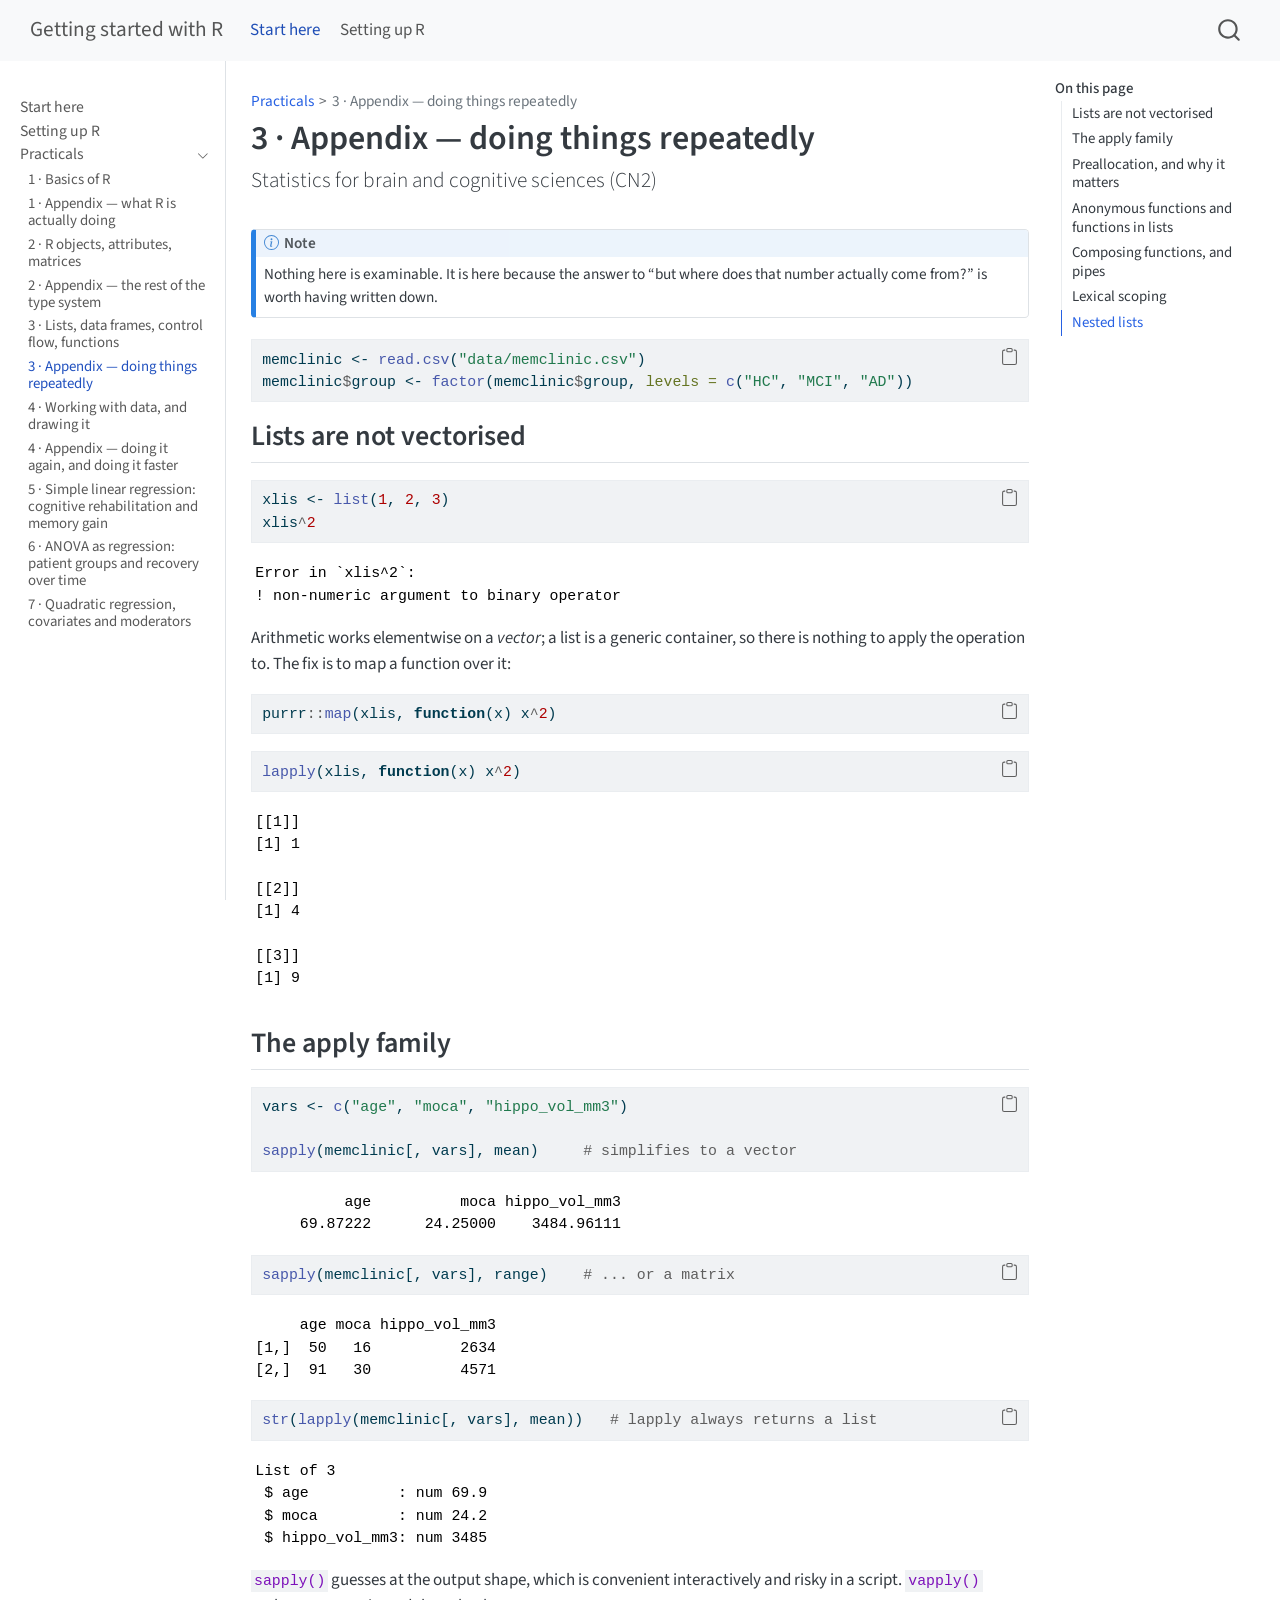
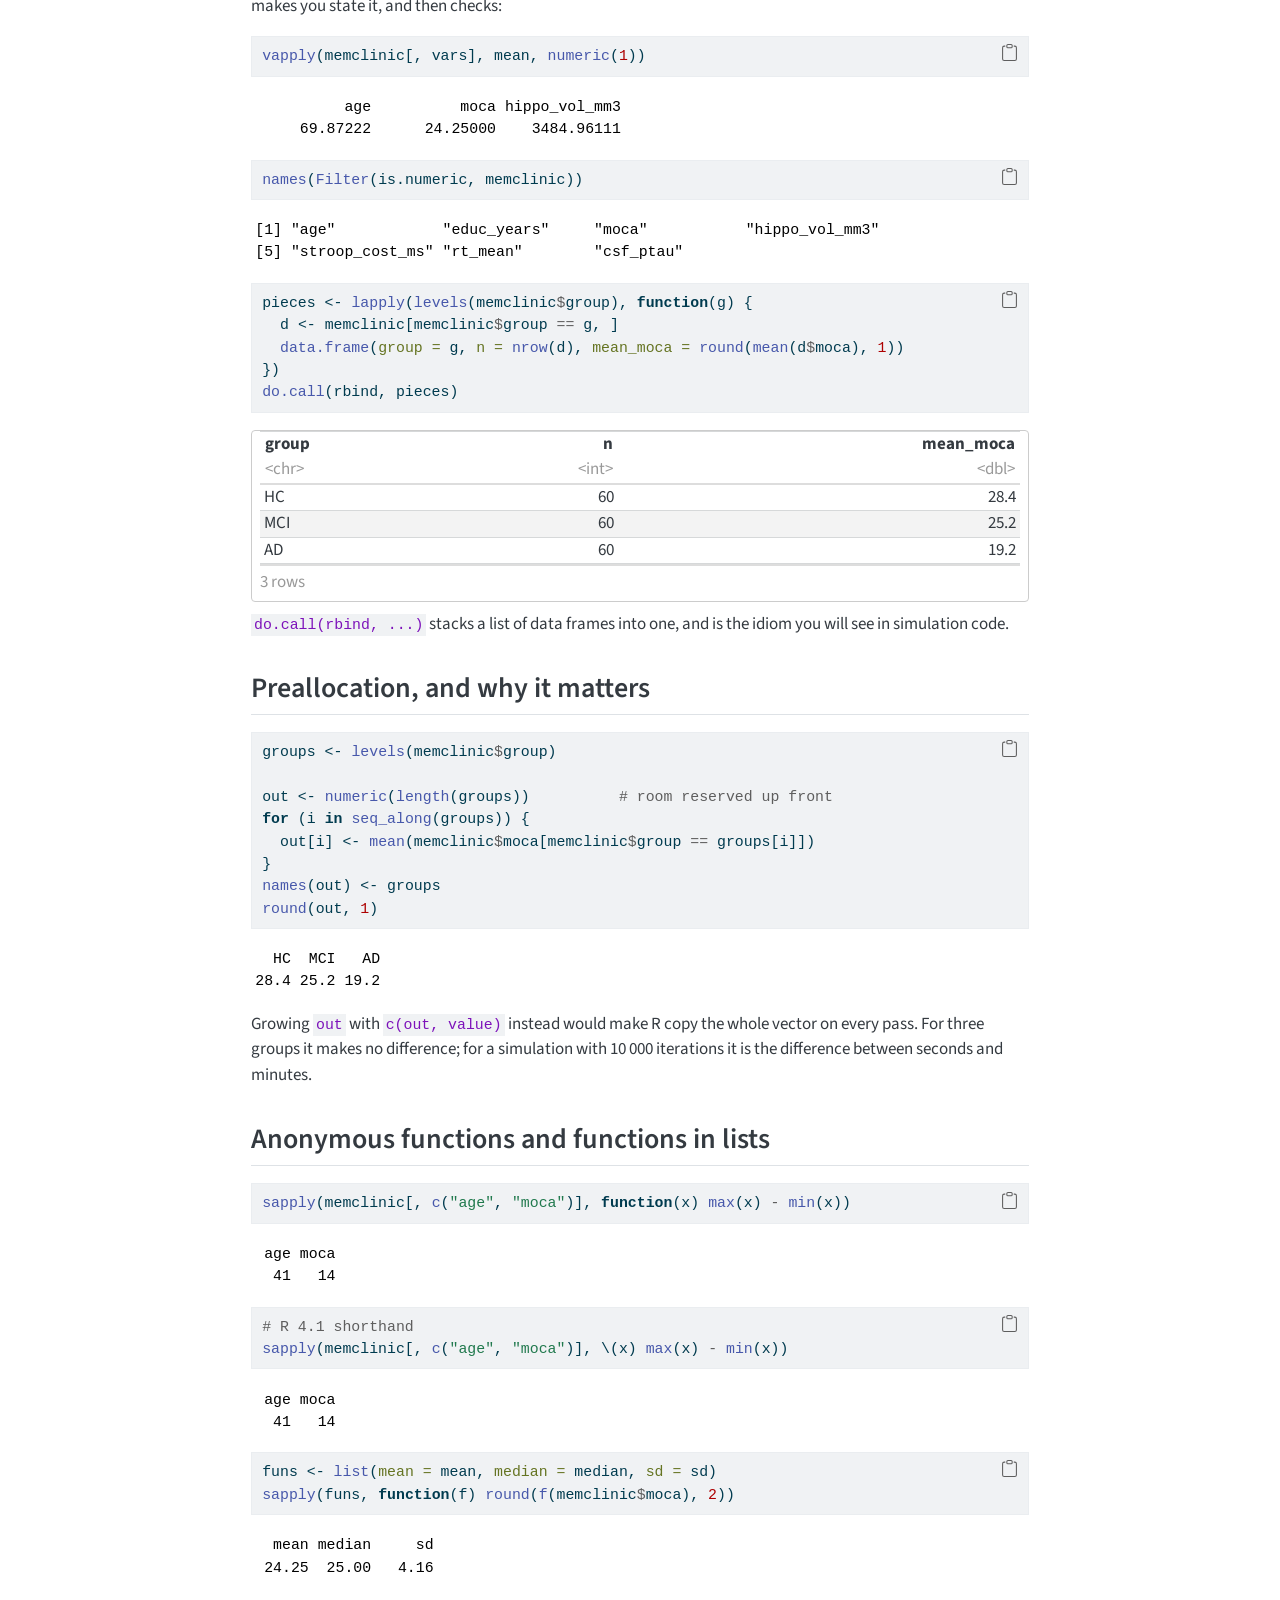
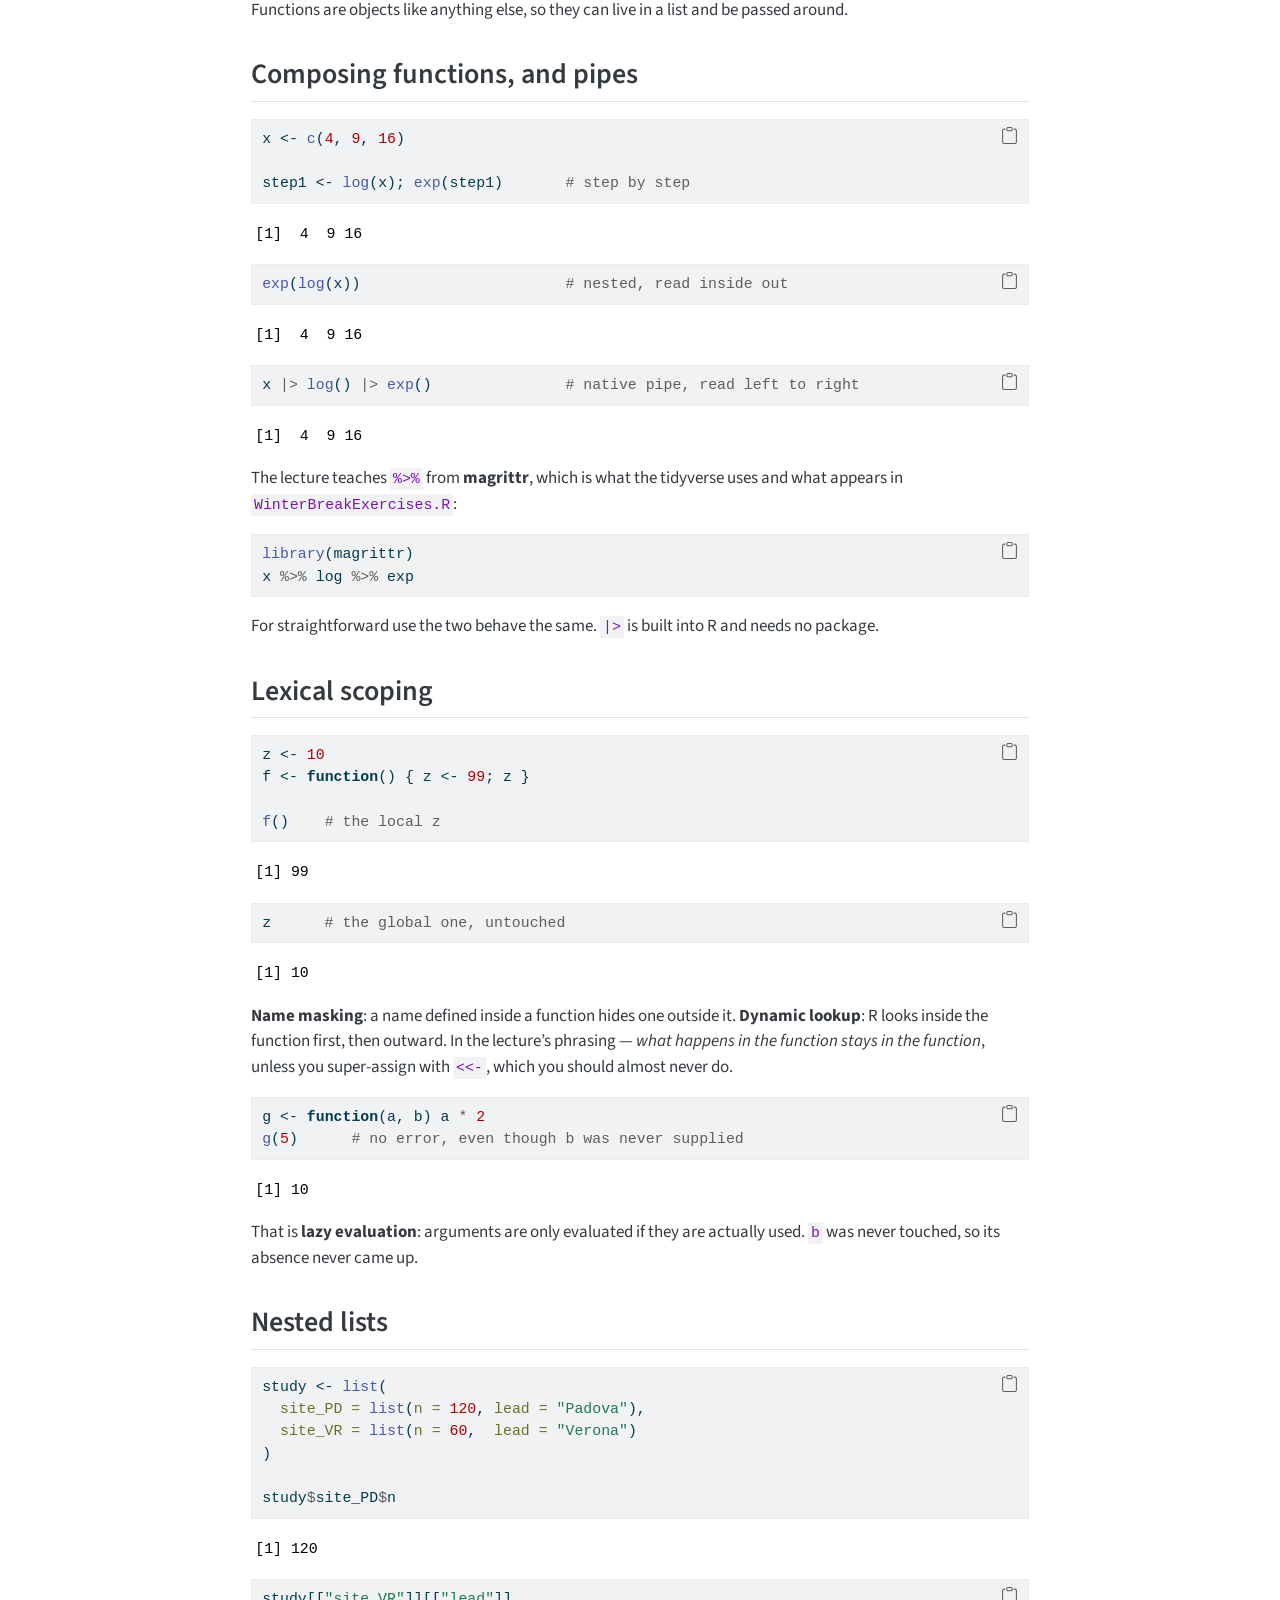
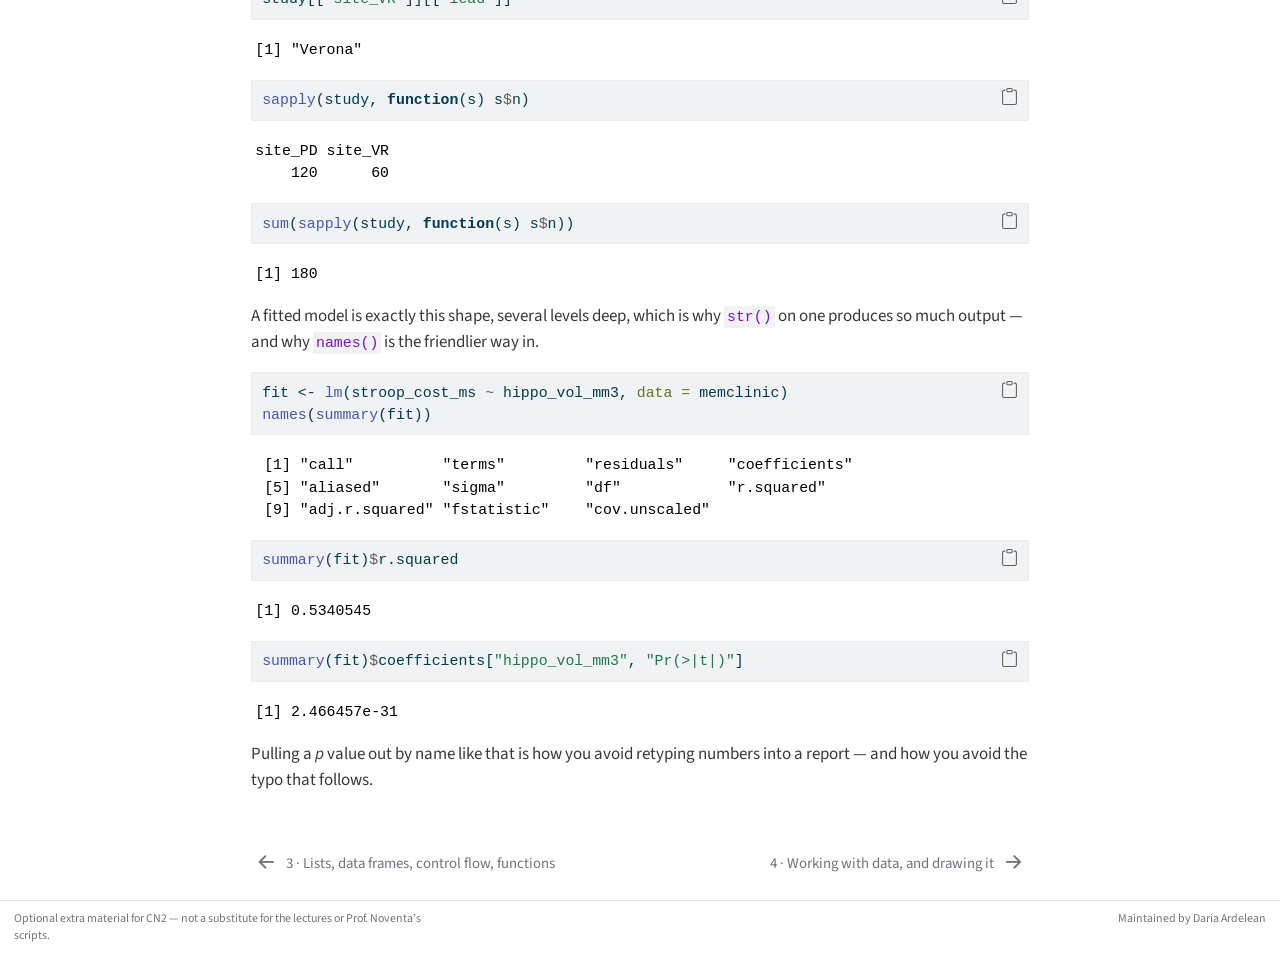
<file: sessions/03-lists-dataframes-functions/appendix.html>
<!DOCTYPE html>
<html xmlns="http://www.w3.org/1999/xhtml" lang="en" xml:lang="en"><head>

<meta charset="utf-8">
<meta name="generator" content="quarto-1.8.26">

<meta name="viewport" content="width=device-width, initial-scale=1.0, user-scalable=yes">


<title>3 · Appendix — doing things repeatedly – Getting started with R</title>
<style>
code{white-space: pre-wrap;}
span.smallcaps{font-variant: small-caps;}
div.columns{display: flex; gap: min(4vw, 1.5em);}
div.column{flex: auto; overflow-x: auto;}
div.hanging-indent{margin-left: 1.5em; text-indent: -1.5em;}
ul.task-list{list-style: none;}
ul.task-list li input[type="checkbox"] {
  width: 0.8em;
  margin: 0 0.8em 0.2em -1em; /* quarto-specific, see https://github.com/quarto-dev/quarto-cli/issues/4556 */ 
  vertical-align: middle;
}
/* CSS for syntax highlighting */
html { -webkit-text-size-adjust: 100%; }
pre > code.sourceCode { white-space: pre; position: relative; }
pre > code.sourceCode > span { display: inline-block; line-height: 1.25; }
pre > code.sourceCode > span:empty { height: 1.2em; }
.sourceCode { overflow: visible; }
code.sourceCode > span { color: inherit; text-decoration: inherit; }
div.sourceCode { margin: 1em 0; }
pre.sourceCode { margin: 0; }
@media screen {
div.sourceCode { overflow: auto; }
}
@media print {
pre > code.sourceCode { white-space: pre-wrap; }
pre > code.sourceCode > span { text-indent: -5em; padding-left: 5em; }
}
pre.numberSource code
  { counter-reset: source-line 0; }
pre.numberSource code > span
  { position: relative; left: -4em; counter-increment: source-line; }
pre.numberSource code > span > a:first-child::before
  { content: counter(source-line);
    position: relative; left: -1em; text-align: right; vertical-align: baseline;
    border: none; display: inline-block;
    -webkit-touch-callout: none; -webkit-user-select: none;
    -khtml-user-select: none; -moz-user-select: none;
    -ms-user-select: none; user-select: none;
    padding: 0 4px; width: 4em;
  }
pre.numberSource { margin-left: 3em;  padding-left: 4px; }
div.sourceCode
  {   }
@media screen {
pre > code.sourceCode > span > a:first-child::before { text-decoration: underline; }
}
</style>


<script src="../../site_libs/quarto-nav/quarto-nav.js"></script>
<script src="../../site_libs/quarto-nav/headroom.min.js"></script>
<script src="../../site_libs/clipboard/clipboard.min.js"></script>
<script src="../../site_libs/quarto-search/autocomplete.umd.js"></script>
<script src="../../site_libs/quarto-search/fuse.min.js"></script>
<script src="../../site_libs/quarto-search/quarto-search.js"></script>
<meta name="quarto:offset" content="../../">
<link href="../../sessions/04-working-with-data/index.html" rel="next">
<link href="../../sessions/03-lists-dataframes-functions/index.html" rel="prev">
<script src="../../site_libs/quarto-html/quarto.js" type="module"></script>
<script src="../../site_libs/quarto-html/tabsets/tabsets.js" type="module"></script>
<script src="../../site_libs/quarto-html/axe/axe-check.js" type="module"></script>
<script src="../../site_libs/quarto-html/popper.min.js"></script>
<script src="../../site_libs/quarto-html/tippy.umd.min.js"></script>
<script src="../../site_libs/quarto-html/anchor.min.js"></script>
<link href="../../site_libs/quarto-html/tippy.css" rel="stylesheet">
<link href="../../site_libs/quarto-html/quarto-syntax-highlighting-587c61ba64f3a5504c4d52d930310e48.css" rel="stylesheet" id="quarto-text-highlighting-styles">
<script src="../../site_libs/bootstrap/bootstrap.min.js"></script>
<link href="../../site_libs/bootstrap/bootstrap-icons.css" rel="stylesheet">
<link href="../../site_libs/bootstrap/bootstrap-b4acf84f37d6d68f6a15c6fe27913e81.min.css" rel="stylesheet" append-hash="true" id="quarto-bootstrap" data-mode="light">
<script id="quarto-search-options" type="application/json">{
  "location": "navbar",
  "copy-button": false,
  "collapse-after": 3,
  "panel-placement": "end",
  "type": "overlay",
  "limit": 50,
  "keyboard-shortcut": [
    "f",
    "/",
    "s"
  ],
  "show-item-context": false,
  "language": {
    "search-no-results-text": "No results",
    "search-matching-documents-text": "matching documents",
    "search-copy-link-title": "Copy link to search",
    "search-hide-matches-text": "Hide additional matches",
    "search-more-match-text": "more match in this document",
    "search-more-matches-text": "more matches in this document",
    "search-clear-button-title": "Clear",
    "search-text-placeholder": "",
    "search-detached-cancel-button-title": "Cancel",
    "search-submit-button-title": "Submit",
    "search-label": "Search"
  }
}</script>
<link href="../../site_libs/pagedtable-1.1/css/pagedtable.css" rel="stylesheet">
<script src="../../site_libs/pagedtable-1.1/js/pagedtable.js"></script>


<link rel="stylesheet" href="../../styles.css">
</head>

<body class="nav-sidebar docked nav-fixed quarto-light">

<div id="quarto-search-results"></div>
  <header id="quarto-header" class="headroom fixed-top">
    <nav class="navbar navbar-expand-lg " data-bs-theme="dark">
      <div class="navbar-container container-fluid">
      <div class="navbar-brand-container mx-auto">
    <a class="navbar-brand" href="../../index.html">
    <span class="navbar-title">Getting started with R</span>
    </a>
  </div>
            <div id="quarto-search" class="" title="Search"></div>
          <button class="navbar-toggler" type="button" data-bs-toggle="collapse" data-bs-target="#navbarCollapse" aria-controls="navbarCollapse" role="menu" aria-expanded="false" aria-label="Toggle navigation" onclick="if (window.quartoToggleHeadroom) { window.quartoToggleHeadroom(); }">
  <span class="navbar-toggler-icon"></span>
</button>
          <div class="collapse navbar-collapse" id="navbarCollapse">
            <ul class="navbar-nav navbar-nav-scroll me-auto">
  <li class="nav-item">
    <a class="nav-link active" href="../../index.html" aria-current="page"> 
<span class="menu-text">Start here</span></a>
  </li>  
  <li class="nav-item">
    <a class="nav-link" href="../../setup.html"> 
<span class="menu-text">Setting up R</span></a>
  </li>  
</ul>
          </div> <!-- /navcollapse -->
            <div class="quarto-navbar-tools">
</div>
      </div> <!-- /container-fluid -->
    </nav>
  <nav class="quarto-secondary-nav">
    <div class="container-fluid d-flex">
      <button type="button" class="quarto-btn-toggle btn" data-bs-toggle="collapse" role="button" data-bs-target=".quarto-sidebar-collapse-item" aria-controls="quarto-sidebar" aria-expanded="false" aria-label="Toggle sidebar navigation" onclick="if (window.quartoToggleHeadroom) { window.quartoToggleHeadroom(); }">
        <i class="bi bi-layout-text-sidebar-reverse"></i>
      </button>
        <nav class="quarto-page-breadcrumbs" aria-label="breadcrumb"><ol class="breadcrumb"><li class="breadcrumb-item"><a href="../../sessions/01-r-basics/index.html">Practicals</a></li><li class="breadcrumb-item"><a href="../../sessions/03-lists-dataframes-functions/appendix.html">3 · Appendix — doing things repeatedly</a></li></ol></nav>
        <a class="flex-grow-1" role="navigation" data-bs-toggle="collapse" data-bs-target=".quarto-sidebar-collapse-item" aria-controls="quarto-sidebar" aria-expanded="false" aria-label="Toggle sidebar navigation" onclick="if (window.quartoToggleHeadroom) { window.quartoToggleHeadroom(); }">      
        </a>
    </div>
  </nav>
</header>
<!-- content -->
<div id="quarto-content" class="quarto-container page-columns page-rows-contents page-layout-article page-navbar">
<!-- sidebar -->
  <nav id="quarto-sidebar" class="sidebar collapse collapse-horizontal quarto-sidebar-collapse-item sidebar-navigation docked overflow-auto">
    <div class="sidebar-menu-container"> 
    <ul class="list-unstyled mt-1">
        <li class="sidebar-item">
  <div class="sidebar-item-container"> 
  <a href="../../index.html" class="sidebar-item-text sidebar-link">
 <span class="menu-text">Start here</span></a>
  </div>
</li>
        <li class="sidebar-item">
  <div class="sidebar-item-container"> 
  <a href="../../setup.html" class="sidebar-item-text sidebar-link">
 <span class="menu-text">Setting up R</span></a>
  </div>
</li>
        <li class="sidebar-item sidebar-item-section">
      <div class="sidebar-item-container"> 
            <a class="sidebar-item-text sidebar-link text-start" data-bs-toggle="collapse" data-bs-target="#quarto-sidebar-section-1" role="navigation" aria-expanded="true">
 <span class="menu-text">Practicals</span></a>
          <a class="sidebar-item-toggle text-start" data-bs-toggle="collapse" data-bs-target="#quarto-sidebar-section-1" role="navigation" aria-expanded="true" aria-label="Toggle section">
            <i class="bi bi-chevron-right ms-2"></i>
          </a> 
      </div>
      <ul id="quarto-sidebar-section-1" class="collapse list-unstyled sidebar-section depth1 show">  
          <li class="sidebar-item">
  <div class="sidebar-item-container"> 
  <a href="../../sessions/01-r-basics/index.html" class="sidebar-item-text sidebar-link">
 <span class="menu-text">1 · Basics of R</span></a>
  </div>
</li>
          <li class="sidebar-item">
  <div class="sidebar-item-container"> 
  <a href="../../sessions/01-r-basics/appendix.html" class="sidebar-item-text sidebar-link">
 <span class="menu-text">1 · Appendix — what R is actually doing</span></a>
  </div>
</li>
          <li class="sidebar-item">
  <div class="sidebar-item-container"> 
  <a href="../../sessions/02-r-objects/index.html" class="sidebar-item-text sidebar-link">
 <span class="menu-text">2 · R objects, attributes, matrices</span></a>
  </div>
</li>
          <li class="sidebar-item">
  <div class="sidebar-item-container"> 
  <a href="../../sessions/02-r-objects/appendix.html" class="sidebar-item-text sidebar-link">
 <span class="menu-text">2 · Appendix — the rest of the type system</span></a>
  </div>
</li>
          <li class="sidebar-item">
  <div class="sidebar-item-container"> 
  <a href="../../sessions/03-lists-dataframes-functions/index.html" class="sidebar-item-text sidebar-link">
 <span class="menu-text">3 · Lists, data frames, control flow, functions</span></a>
  </div>
</li>
          <li class="sidebar-item">
  <div class="sidebar-item-container"> 
  <a href="../../sessions/03-lists-dataframes-functions/appendix.html" class="sidebar-item-text sidebar-link active">
 <span class="menu-text">3 · Appendix — doing things repeatedly</span></a>
  </div>
</li>
          <li class="sidebar-item">
  <div class="sidebar-item-container"> 
  <a href="../../sessions/04-working-with-data/index.html" class="sidebar-item-text sidebar-link">
 <span class="menu-text">4 · Working with data, and drawing it</span></a>
  </div>
</li>
          <li class="sidebar-item">
  <div class="sidebar-item-container"> 
  <a href="../../sessions/04-working-with-data/appendix.html" class="sidebar-item-text sidebar-link">
 <span class="menu-text">4 · Appendix — doing it again, and doing it faster</span></a>
  </div>
</li>
          <li class="sidebar-item">
  <div class="sidebar-item-container"> 
  <a href="../../sessions/05-slr-clinical-neuropsychology/index.html" class="sidebar-item-text sidebar-link">
 <span class="menu-text">5 · Simple linear regression: cognitive rehabilitation and memory gain</span></a>
  </div>
</li>
          <li class="sidebar-item">
  <div class="sidebar-item-container"> 
  <a href="../../sessions/06-anova-clinical-neuropsychology/index.html" class="sidebar-item-text sidebar-link">
 <span class="menu-text">6 · ANOVA as regression: patient groups and recovery over time</span></a>
  </div>
</li>
          <li class="sidebar-item">
  <div class="sidebar-item-container"> 
  <a href="../../sessions/07-ancova-moderation-clinical-neuropsychology/index.html" class="sidebar-item-text sidebar-link">
 <span class="menu-text">7 · Quadratic regression, covariates and moderators</span></a>
  </div>
</li>
      </ul>
  </li>
    </ul>
    </div>
</nav>
<div id="quarto-sidebar-glass" class="quarto-sidebar-collapse-item" data-bs-toggle="collapse" data-bs-target=".quarto-sidebar-collapse-item"></div>
<!-- margin-sidebar -->
    <div id="quarto-margin-sidebar" class="sidebar margin-sidebar">
        <nav id="TOC" role="doc-toc" class="toc-active">
    <h2 id="toc-title">On this page</h2>
   
  <ul>
  <li><a href="#lists-are-not-vectorised" id="toc-lists-are-not-vectorised" class="nav-link active" data-scroll-target="#lists-are-not-vectorised">Lists are not vectorised</a></li>
  <li><a href="#the-apply-family" id="toc-the-apply-family" class="nav-link" data-scroll-target="#the-apply-family">The apply family</a></li>
  <li><a href="#preallocation-and-why-it-matters" id="toc-preallocation-and-why-it-matters" class="nav-link" data-scroll-target="#preallocation-and-why-it-matters">Preallocation, and why it matters</a></li>
  <li><a href="#anonymous-functions-and-functions-in-lists" id="toc-anonymous-functions-and-functions-in-lists" class="nav-link" data-scroll-target="#anonymous-functions-and-functions-in-lists">Anonymous functions and functions in lists</a></li>
  <li><a href="#composing-functions-and-pipes" id="toc-composing-functions-and-pipes" class="nav-link" data-scroll-target="#composing-functions-and-pipes">Composing functions, and pipes</a></li>
  <li><a href="#lexical-scoping" id="toc-lexical-scoping" class="nav-link" data-scroll-target="#lexical-scoping">Lexical scoping</a></li>
  <li><a href="#nested-lists" id="toc-nested-lists" class="nav-link" data-scroll-target="#nested-lists">Nested lists</a></li>
  </ul>
</nav>
    </div>
<!-- main -->
<main class="content" id="quarto-document-content">

<header id="title-block-header" class="quarto-title-block default"><nav class="quarto-page-breadcrumbs quarto-title-breadcrumbs d-none d-lg-block" aria-label="breadcrumb"><ol class="breadcrumb"><li class="breadcrumb-item"><a href="../../sessions/01-r-basics/index.html">Practicals</a></li><li class="breadcrumb-item"><a href="../../sessions/03-lists-dataframes-functions/appendix.html">3 · Appendix — doing things repeatedly</a></li></ol></nav>
<div class="quarto-title">
<h1 class="title">3 · Appendix — doing things repeatedly</h1>
<p class="subtitle lead">Statistics for brain and cognitive sciences (CN2)</p>
</div>



<div class="quarto-title-meta">

    
  
    
  </div>
  


</header>


<div class="callout callout-style-default callout-note callout-titled">
<div class="callout-header d-flex align-content-center">
<div class="callout-icon-container">
<i class="callout-icon"></i>
</div>
<div class="callout-title-container flex-fill">
Note
</div>
</div>
<div class="callout-body-container callout-body">
<p>Nothing here is examinable. It is here because the answer to “but where does that number actually come from?” is worth having written down.</p>
</div>
</div>
<div class="cell">
<div class="code-copy-outer-scaffold"><div class="sourceCode cell-code" id="cb1"><pre class="sourceCode r code-with-copy"><code class="sourceCode r"><span id="cb1-1"><a href="#cb1-1" aria-hidden="true" tabindex="-1"></a>memclinic <span class="ot">&lt;-</span> <span class="fu">read.csv</span>(<span class="st">"data/memclinic.csv"</span>)</span>
<span id="cb1-2"><a href="#cb1-2" aria-hidden="true" tabindex="-1"></a>memclinic<span class="sc">$</span>group <span class="ot">&lt;-</span> <span class="fu">factor</span>(memclinic<span class="sc">$</span>group, <span class="at">levels =</span> <span class="fu">c</span>(<span class="st">"HC"</span>, <span class="st">"MCI"</span>, <span class="st">"AD"</span>))</span></code></pre></div><button title="Copy to Clipboard" class="code-copy-button"><i class="bi"></i></button></div>
</div>
<section id="lists-are-not-vectorised" class="level2">
<h2 class="anchored" data-anchor-id="lists-are-not-vectorised">Lists are not vectorised</h2>
<div class="cell">
<div class="code-copy-outer-scaffold"><div class="sourceCode cell-code" id="cb2"><pre class="sourceCode r code-with-copy"><code class="sourceCode r"><span id="cb2-1"><a href="#cb2-1" aria-hidden="true" tabindex="-1"></a>xlis <span class="ot">&lt;-</span> <span class="fu">list</span>(<span class="dv">1</span>, <span class="dv">2</span>, <span class="dv">3</span>)</span>
<span id="cb2-2"><a href="#cb2-2" aria-hidden="true" tabindex="-1"></a>xlis<span class="sc">^</span><span class="dv">2</span></span></code></pre></div><button title="Copy to Clipboard" class="code-copy-button"><i class="bi"></i></button></div>
<div class="cell-output cell-output-error">
<pre><code>Error in `xlis^2`:
! non-numeric argument to binary operator</code></pre>
</div>
</div>
<p>Arithmetic works elementwise on a <em>vector</em>; a list is a generic container, so there is nothing to apply the operation to. The fix is to map a function over it:</p>
<div class="cell">
<div class="code-copy-outer-scaffold"><div class="sourceCode cell-code" id="cb4"><pre class="sourceCode r code-with-copy"><code class="sourceCode r"><span id="cb4-1"><a href="#cb4-1" aria-hidden="true" tabindex="-1"></a>purrr<span class="sc">::</span><span class="fu">map</span>(xlis, <span class="cf">function</span>(x) x<span class="sc">^</span><span class="dv">2</span>)</span></code></pre></div><button title="Copy to Clipboard" class="code-copy-button"><i class="bi"></i></button></div>
</div>
<div class="cell">
<div class="code-copy-outer-scaffold"><div class="sourceCode cell-code" id="cb5"><pre class="sourceCode r code-with-copy"><code class="sourceCode r"><span id="cb5-1"><a href="#cb5-1" aria-hidden="true" tabindex="-1"></a><span class="fu">lapply</span>(xlis, <span class="cf">function</span>(x) x<span class="sc">^</span><span class="dv">2</span>)</span></code></pre></div><button title="Copy to Clipboard" class="code-copy-button"><i class="bi"></i></button></div>
<div class="cell-output cell-output-stdout">
<pre><code>[[1]]
[1] 1

[[2]]
[1] 4

[[3]]
[1] 9</code></pre>
</div>
</div>
</section>
<section id="the-apply-family" class="level2">
<h2 class="anchored" data-anchor-id="the-apply-family">The apply family</h2>
<div class="cell">
<div class="code-copy-outer-scaffold"><div class="sourceCode cell-code" id="cb7"><pre class="sourceCode r code-with-copy"><code class="sourceCode r"><span id="cb7-1"><a href="#cb7-1" aria-hidden="true" tabindex="-1"></a>vars <span class="ot">&lt;-</span> <span class="fu">c</span>(<span class="st">"age"</span>, <span class="st">"moca"</span>, <span class="st">"hippo_vol_mm3"</span>)</span>
<span id="cb7-2"><a href="#cb7-2" aria-hidden="true" tabindex="-1"></a></span>
<span id="cb7-3"><a href="#cb7-3" aria-hidden="true" tabindex="-1"></a><span class="fu">sapply</span>(memclinic[, vars], mean)     <span class="co"># simplifies to a vector</span></span></code></pre></div><button title="Copy to Clipboard" class="code-copy-button"><i class="bi"></i></button></div>
<div class="cell-output cell-output-stdout">
<pre><code>          age          moca hippo_vol_mm3 
     69.87222      24.25000    3484.96111 </code></pre>
</div>
<div class="code-copy-outer-scaffold"><div class="sourceCode cell-code" id="cb9"><pre class="sourceCode r code-with-copy"><code class="sourceCode r"><span id="cb9-1"><a href="#cb9-1" aria-hidden="true" tabindex="-1"></a><span class="fu">sapply</span>(memclinic[, vars], range)    <span class="co"># ... or a matrix</span></span></code></pre></div><button title="Copy to Clipboard" class="code-copy-button"><i class="bi"></i></button></div>
<div class="cell-output cell-output-stdout">
<pre><code>     age moca hippo_vol_mm3
[1,]  50   16          2634
[2,]  91   30          4571</code></pre>
</div>
<div class="code-copy-outer-scaffold"><div class="sourceCode cell-code" id="cb11"><pre class="sourceCode r code-with-copy"><code class="sourceCode r"><span id="cb11-1"><a href="#cb11-1" aria-hidden="true" tabindex="-1"></a><span class="fu">str</span>(<span class="fu">lapply</span>(memclinic[, vars], mean))   <span class="co"># lapply always returns a list</span></span></code></pre></div><button title="Copy to Clipboard" class="code-copy-button"><i class="bi"></i></button></div>
<div class="cell-output cell-output-stdout">
<pre><code>List of 3
 $ age          : num 69.9
 $ moca         : num 24.2
 $ hippo_vol_mm3: num 3485</code></pre>
</div>
</div>
<p><code>sapply()</code> guesses at the output shape, which is convenient interactively and risky in a script. <code>vapply()</code> makes you state it, and then checks:</p>
<div class="cell">
<div class="code-copy-outer-scaffold"><div class="sourceCode cell-code" id="cb13"><pre class="sourceCode r code-with-copy"><code class="sourceCode r"><span id="cb13-1"><a href="#cb13-1" aria-hidden="true" tabindex="-1"></a><span class="fu">vapply</span>(memclinic[, vars], mean, <span class="fu">numeric</span>(<span class="dv">1</span>))</span></code></pre></div><button title="Copy to Clipboard" class="code-copy-button"><i class="bi"></i></button></div>
<div class="cell-output cell-output-stdout">
<pre><code>          age          moca hippo_vol_mm3 
     69.87222      24.25000    3484.96111 </code></pre>
</div>
</div>
<div class="cell">
<div class="code-copy-outer-scaffold"><div class="sourceCode cell-code" id="cb15"><pre class="sourceCode r code-with-copy"><code class="sourceCode r"><span id="cb15-1"><a href="#cb15-1" aria-hidden="true" tabindex="-1"></a><span class="fu">names</span>(<span class="fu">Filter</span>(is.numeric, memclinic))</span></code></pre></div><button title="Copy to Clipboard" class="code-copy-button"><i class="bi"></i></button></div>
<div class="cell-output cell-output-stdout">
<pre><code>[1] "age"            "educ_years"     "moca"           "hippo_vol_mm3" 
[5] "stroop_cost_ms" "rt_mean"        "csf_ptau"      </code></pre>
</div>
<div class="code-copy-outer-scaffold"><div class="sourceCode cell-code" id="cb17"><pre class="sourceCode r code-with-copy"><code class="sourceCode r"><span id="cb17-1"><a href="#cb17-1" aria-hidden="true" tabindex="-1"></a>pieces <span class="ot">&lt;-</span> <span class="fu">lapply</span>(<span class="fu">levels</span>(memclinic<span class="sc">$</span>group), <span class="cf">function</span>(g) {</span>
<span id="cb17-2"><a href="#cb17-2" aria-hidden="true" tabindex="-1"></a>  d <span class="ot">&lt;-</span> memclinic[memclinic<span class="sc">$</span>group <span class="sc">==</span> g, ]</span>
<span id="cb17-3"><a href="#cb17-3" aria-hidden="true" tabindex="-1"></a>  <span class="fu">data.frame</span>(<span class="at">group =</span> g, <span class="at">n =</span> <span class="fu">nrow</span>(d), <span class="at">mean_moca =</span> <span class="fu">round</span>(<span class="fu">mean</span>(d<span class="sc">$</span>moca), <span class="dv">1</span>))</span>
<span id="cb17-4"><a href="#cb17-4" aria-hidden="true" tabindex="-1"></a>})</span>
<span id="cb17-5"><a href="#cb17-5" aria-hidden="true" tabindex="-1"></a><span class="fu">do.call</span>(rbind, pieces)</span></code></pre></div><button title="Copy to Clipboard" class="code-copy-button"><i class="bi"></i></button></div>
<div class="cell-output-display">
<div data-pagedtable="false">
  <script data-pagedtable-source="" type="application/json">
{"columns":[{"label":["group"],"name":[1],"type":["chr"],"align":["left"]},{"label":["n"],"name":[2],"type":["int"],"align":["right"]},{"label":["mean_moca"],"name":[3],"type":["dbl"],"align":["right"]}],"data":[{"1":"HC","2":"60","3":"28.4"},{"1":"MCI","2":"60","3":"25.2"},{"1":"AD","2":"60","3":"19.2"}],"options":{"columns":{"min":{},"max":[10]},"rows":{"min":[10],"max":[10]},"pages":{}}}
  </script>
</div>
</div>
</div>
<p><code>do.call(rbind, ...)</code> stacks a list of data frames into one, and is the idiom you will see in simulation code.</p>
</section>
<section id="preallocation-and-why-it-matters" class="level2">
<h2 class="anchored" data-anchor-id="preallocation-and-why-it-matters">Preallocation, and why it matters</h2>
<div class="cell">
<div class="code-copy-outer-scaffold"><div class="sourceCode cell-code" id="cb18"><pre class="sourceCode r code-with-copy"><code class="sourceCode r"><span id="cb18-1"><a href="#cb18-1" aria-hidden="true" tabindex="-1"></a>groups <span class="ot">&lt;-</span> <span class="fu">levels</span>(memclinic<span class="sc">$</span>group)</span>
<span id="cb18-2"><a href="#cb18-2" aria-hidden="true" tabindex="-1"></a></span>
<span id="cb18-3"><a href="#cb18-3" aria-hidden="true" tabindex="-1"></a>out <span class="ot">&lt;-</span> <span class="fu">numeric</span>(<span class="fu">length</span>(groups))          <span class="co"># room reserved up front</span></span>
<span id="cb18-4"><a href="#cb18-4" aria-hidden="true" tabindex="-1"></a><span class="cf">for</span> (i <span class="cf">in</span> <span class="fu">seq_along</span>(groups)) {</span>
<span id="cb18-5"><a href="#cb18-5" aria-hidden="true" tabindex="-1"></a>  out[i] <span class="ot">&lt;-</span> <span class="fu">mean</span>(memclinic<span class="sc">$</span>moca[memclinic<span class="sc">$</span>group <span class="sc">==</span> groups[i]])</span>
<span id="cb18-6"><a href="#cb18-6" aria-hidden="true" tabindex="-1"></a>}</span>
<span id="cb18-7"><a href="#cb18-7" aria-hidden="true" tabindex="-1"></a><span class="fu">names</span>(out) <span class="ot">&lt;-</span> groups</span>
<span id="cb18-8"><a href="#cb18-8" aria-hidden="true" tabindex="-1"></a><span class="fu">round</span>(out, <span class="dv">1</span>)</span></code></pre></div><button title="Copy to Clipboard" class="code-copy-button"><i class="bi"></i></button></div>
<div class="cell-output cell-output-stdout">
<pre><code>  HC  MCI   AD 
28.4 25.2 19.2 </code></pre>
</div>
</div>
<p>Growing <code>out</code> with <code>c(out, value)</code> instead would make R copy the whole vector on every pass. For three groups it makes no difference; for a simulation with 10 000 iterations it is the difference between seconds and minutes.</p>
</section>
<section id="anonymous-functions-and-functions-in-lists" class="level2">
<h2 class="anchored" data-anchor-id="anonymous-functions-and-functions-in-lists">Anonymous functions and functions in lists</h2>
<div class="cell">
<div class="code-copy-outer-scaffold"><div class="sourceCode cell-code" id="cb20"><pre class="sourceCode r code-with-copy"><code class="sourceCode r"><span id="cb20-1"><a href="#cb20-1" aria-hidden="true" tabindex="-1"></a><span class="fu">sapply</span>(memclinic[, <span class="fu">c</span>(<span class="st">"age"</span>, <span class="st">"moca"</span>)], <span class="cf">function</span>(x) <span class="fu">max</span>(x) <span class="sc">-</span> <span class="fu">min</span>(x))</span></code></pre></div><button title="Copy to Clipboard" class="code-copy-button"><i class="bi"></i></button></div>
<div class="cell-output cell-output-stdout">
<pre><code> age moca 
  41   14 </code></pre>
</div>
<div class="code-copy-outer-scaffold"><div class="sourceCode cell-code" id="cb22"><pre class="sourceCode r code-with-copy"><code class="sourceCode r"><span id="cb22-1"><a href="#cb22-1" aria-hidden="true" tabindex="-1"></a><span class="co"># R 4.1 shorthand</span></span>
<span id="cb22-2"><a href="#cb22-2" aria-hidden="true" tabindex="-1"></a><span class="fu">sapply</span>(memclinic[, <span class="fu">c</span>(<span class="st">"age"</span>, <span class="st">"moca"</span>)], \(x) <span class="fu">max</span>(x) <span class="sc">-</span> <span class="fu">min</span>(x))</span></code></pre></div><button title="Copy to Clipboard" class="code-copy-button"><i class="bi"></i></button></div>
<div class="cell-output cell-output-stdout">
<pre><code> age moca 
  41   14 </code></pre>
</div>
</div>
<div class="cell">
<div class="code-copy-outer-scaffold"><div class="sourceCode cell-code" id="cb24"><pre class="sourceCode r code-with-copy"><code class="sourceCode r"><span id="cb24-1"><a href="#cb24-1" aria-hidden="true" tabindex="-1"></a>funs <span class="ot">&lt;-</span> <span class="fu">list</span>(<span class="at">mean =</span> mean, <span class="at">median =</span> median, <span class="at">sd =</span> sd)</span>
<span id="cb24-2"><a href="#cb24-2" aria-hidden="true" tabindex="-1"></a><span class="fu">sapply</span>(funs, <span class="cf">function</span>(f) <span class="fu">round</span>(<span class="fu">f</span>(memclinic<span class="sc">$</span>moca), <span class="dv">2</span>))</span></code></pre></div><button title="Copy to Clipboard" class="code-copy-button"><i class="bi"></i></button></div>
<div class="cell-output cell-output-stdout">
<pre><code>  mean median     sd 
 24.25  25.00   4.16 </code></pre>
</div>
</div>
<p>Functions are objects like anything else, so they can live in a list and be passed around.</p>
</section>
<section id="composing-functions-and-pipes" class="level2">
<h2 class="anchored" data-anchor-id="composing-functions-and-pipes">Composing functions, and pipes</h2>
<div class="cell">
<div class="code-copy-outer-scaffold"><div class="sourceCode cell-code" id="cb26"><pre class="sourceCode r code-with-copy"><code class="sourceCode r"><span id="cb26-1"><a href="#cb26-1" aria-hidden="true" tabindex="-1"></a>x <span class="ot">&lt;-</span> <span class="fu">c</span>(<span class="dv">4</span>, <span class="dv">9</span>, <span class="dv">16</span>)</span>
<span id="cb26-2"><a href="#cb26-2" aria-hidden="true" tabindex="-1"></a></span>
<span id="cb26-3"><a href="#cb26-3" aria-hidden="true" tabindex="-1"></a>step1 <span class="ot">&lt;-</span> <span class="fu">log</span>(x); <span class="fu">exp</span>(step1)       <span class="co"># step by step</span></span></code></pre></div><button title="Copy to Clipboard" class="code-copy-button"><i class="bi"></i></button></div>
<div class="cell-output cell-output-stdout">
<pre><code>[1]  4  9 16</code></pre>
</div>
<div class="code-copy-outer-scaffold"><div class="sourceCode cell-code" id="cb28"><pre class="sourceCode r code-with-copy"><code class="sourceCode r"><span id="cb28-1"><a href="#cb28-1" aria-hidden="true" tabindex="-1"></a><span class="fu">exp</span>(<span class="fu">log</span>(x))                       <span class="co"># nested, read inside out</span></span></code></pre></div><button title="Copy to Clipboard" class="code-copy-button"><i class="bi"></i></button></div>
<div class="cell-output cell-output-stdout">
<pre><code>[1]  4  9 16</code></pre>
</div>
<div class="code-copy-outer-scaffold"><div class="sourceCode cell-code" id="cb30"><pre class="sourceCode r code-with-copy"><code class="sourceCode r"><span id="cb30-1"><a href="#cb30-1" aria-hidden="true" tabindex="-1"></a>x <span class="sc">|&gt;</span> <span class="fu">log</span>() <span class="sc">|&gt;</span> <span class="fu">exp</span>()               <span class="co"># native pipe, read left to right</span></span></code></pre></div><button title="Copy to Clipboard" class="code-copy-button"><i class="bi"></i></button></div>
<div class="cell-output cell-output-stdout">
<pre><code>[1]  4  9 16</code></pre>
</div>
</div>
<p>The lecture teaches <code>%&gt;%</code> from <strong>magrittr</strong>, which is what the tidyverse uses and what appears in <code>WinterBreakExercises.R</code>:</p>
<div class="cell">
<div class="code-copy-outer-scaffold"><div class="sourceCode cell-code" id="cb32"><pre class="sourceCode r code-with-copy"><code class="sourceCode r"><span id="cb32-1"><a href="#cb32-1" aria-hidden="true" tabindex="-1"></a><span class="fu">library</span>(magrittr)</span>
<span id="cb32-2"><a href="#cb32-2" aria-hidden="true" tabindex="-1"></a>x <span class="sc">%&gt;%</span> log <span class="sc">%&gt;%</span> exp</span></code></pre></div><button title="Copy to Clipboard" class="code-copy-button"><i class="bi"></i></button></div>
</div>
<p>For straightforward use the two behave the same. <code>|&gt;</code> is built into R and needs no package.</p>
</section>
<section id="lexical-scoping" class="level2">
<h2 class="anchored" data-anchor-id="lexical-scoping">Lexical scoping</h2>
<div class="cell">
<div class="code-copy-outer-scaffold"><div class="sourceCode cell-code" id="cb33"><pre class="sourceCode r code-with-copy"><code class="sourceCode r"><span id="cb33-1"><a href="#cb33-1" aria-hidden="true" tabindex="-1"></a>z <span class="ot">&lt;-</span> <span class="dv">10</span></span>
<span id="cb33-2"><a href="#cb33-2" aria-hidden="true" tabindex="-1"></a>f <span class="ot">&lt;-</span> <span class="cf">function</span>() { z <span class="ot">&lt;-</span> <span class="dv">99</span>; z }</span>
<span id="cb33-3"><a href="#cb33-3" aria-hidden="true" tabindex="-1"></a></span>
<span id="cb33-4"><a href="#cb33-4" aria-hidden="true" tabindex="-1"></a><span class="fu">f</span>()    <span class="co"># the local z</span></span></code></pre></div><button title="Copy to Clipboard" class="code-copy-button"><i class="bi"></i></button></div>
<div class="cell-output cell-output-stdout">
<pre><code>[1] 99</code></pre>
</div>
<div class="code-copy-outer-scaffold"><div class="sourceCode cell-code" id="cb35"><pre class="sourceCode r code-with-copy"><code class="sourceCode r"><span id="cb35-1"><a href="#cb35-1" aria-hidden="true" tabindex="-1"></a>z      <span class="co"># the global one, untouched</span></span></code></pre></div><button title="Copy to Clipboard" class="code-copy-button"><i class="bi"></i></button></div>
<div class="cell-output cell-output-stdout">
<pre><code>[1] 10</code></pre>
</div>
</div>
<p><strong>Name masking</strong>: a name defined inside a function hides one outside it. <strong>Dynamic lookup</strong>: R looks inside the function first, then outward. In the lecture’s phrasing — <em>what happens in the function stays in the function</em>, unless you super-assign with <code>&lt;&lt;-</code>, which you should almost never do.</p>
<div class="cell">
<div class="code-copy-outer-scaffold"><div class="sourceCode cell-code" id="cb37"><pre class="sourceCode r code-with-copy"><code class="sourceCode r"><span id="cb37-1"><a href="#cb37-1" aria-hidden="true" tabindex="-1"></a>g <span class="ot">&lt;-</span> <span class="cf">function</span>(a, b) a <span class="sc">*</span> <span class="dv">2</span></span>
<span id="cb37-2"><a href="#cb37-2" aria-hidden="true" tabindex="-1"></a><span class="fu">g</span>(<span class="dv">5</span>)      <span class="co"># no error, even though b was never supplied</span></span></code></pre></div><button title="Copy to Clipboard" class="code-copy-button"><i class="bi"></i></button></div>
<div class="cell-output cell-output-stdout">
<pre><code>[1] 10</code></pre>
</div>
</div>
<p>That is <strong>lazy evaluation</strong>: arguments are only evaluated if they are actually used. <code>b</code> was never touched, so its absence never came up.</p>
</section>
<section id="nested-lists" class="level2">
<h2 class="anchored" data-anchor-id="nested-lists">Nested lists</h2>
<div class="cell">
<div class="code-copy-outer-scaffold"><div class="sourceCode cell-code" id="cb39"><pre class="sourceCode r code-with-copy"><code class="sourceCode r"><span id="cb39-1"><a href="#cb39-1" aria-hidden="true" tabindex="-1"></a>study <span class="ot">&lt;-</span> <span class="fu">list</span>(</span>
<span id="cb39-2"><a href="#cb39-2" aria-hidden="true" tabindex="-1"></a>  <span class="at">site_PD =</span> <span class="fu">list</span>(<span class="at">n =</span> <span class="dv">120</span>, <span class="at">lead =</span> <span class="st">"Padova"</span>),</span>
<span id="cb39-3"><a href="#cb39-3" aria-hidden="true" tabindex="-1"></a>  <span class="at">site_VR =</span> <span class="fu">list</span>(<span class="at">n =</span> <span class="dv">60</span>,  <span class="at">lead =</span> <span class="st">"Verona"</span>)</span>
<span id="cb39-4"><a href="#cb39-4" aria-hidden="true" tabindex="-1"></a>)</span>
<span id="cb39-5"><a href="#cb39-5" aria-hidden="true" tabindex="-1"></a></span>
<span id="cb39-6"><a href="#cb39-6" aria-hidden="true" tabindex="-1"></a>study<span class="sc">$</span>site_PD<span class="sc">$</span>n</span></code></pre></div><button title="Copy to Clipboard" class="code-copy-button"><i class="bi"></i></button></div>
<div class="cell-output cell-output-stdout">
<pre><code>[1] 120</code></pre>
</div>
<div class="code-copy-outer-scaffold"><div class="sourceCode cell-code" id="cb41"><pre class="sourceCode r code-with-copy"><code class="sourceCode r"><span id="cb41-1"><a href="#cb41-1" aria-hidden="true" tabindex="-1"></a>study[[<span class="st">"site_VR"</span>]][[<span class="st">"lead"</span>]]</span></code></pre></div><button title="Copy to Clipboard" class="code-copy-button"><i class="bi"></i></button></div>
<div class="cell-output cell-output-stdout">
<pre><code>[1] "Verona"</code></pre>
</div>
<div class="code-copy-outer-scaffold"><div class="sourceCode cell-code" id="cb43"><pre class="sourceCode r code-with-copy"><code class="sourceCode r"><span id="cb43-1"><a href="#cb43-1" aria-hidden="true" tabindex="-1"></a><span class="fu">sapply</span>(study, <span class="cf">function</span>(s) s<span class="sc">$</span>n)</span></code></pre></div><button title="Copy to Clipboard" class="code-copy-button"><i class="bi"></i></button></div>
<div class="cell-output cell-output-stdout">
<pre><code>site_PD site_VR 
    120      60 </code></pre>
</div>
<div class="code-copy-outer-scaffold"><div class="sourceCode cell-code" id="cb45"><pre class="sourceCode r code-with-copy"><code class="sourceCode r"><span id="cb45-1"><a href="#cb45-1" aria-hidden="true" tabindex="-1"></a><span class="fu">sum</span>(<span class="fu">sapply</span>(study, <span class="cf">function</span>(s) s<span class="sc">$</span>n))</span></code></pre></div><button title="Copy to Clipboard" class="code-copy-button"><i class="bi"></i></button></div>
<div class="cell-output cell-output-stdout">
<pre><code>[1] 180</code></pre>
</div>
</div>
<p>A fitted model is exactly this shape, several levels deep, which is why <code>str()</code> on one produces so much output — and why <code>names()</code> is the friendlier way in.</p>
<div class="cell">
<div class="code-copy-outer-scaffold"><div class="sourceCode cell-code" id="cb47"><pre class="sourceCode r code-with-copy"><code class="sourceCode r"><span id="cb47-1"><a href="#cb47-1" aria-hidden="true" tabindex="-1"></a>fit <span class="ot">&lt;-</span> <span class="fu">lm</span>(stroop_cost_ms <span class="sc">~</span> hippo_vol_mm3, <span class="at">data =</span> memclinic)</span>
<span id="cb47-2"><a href="#cb47-2" aria-hidden="true" tabindex="-1"></a><span class="fu">names</span>(<span class="fu">summary</span>(fit))</span></code></pre></div><button title="Copy to Clipboard" class="code-copy-button"><i class="bi"></i></button></div>
<div class="cell-output cell-output-stdout">
<pre><code> [1] "call"          "terms"         "residuals"     "coefficients" 
 [5] "aliased"       "sigma"         "df"            "r.squared"    
 [9] "adj.r.squared" "fstatistic"    "cov.unscaled" </code></pre>
</div>
<div class="code-copy-outer-scaffold"><div class="sourceCode cell-code" id="cb49"><pre class="sourceCode r code-with-copy"><code class="sourceCode r"><span id="cb49-1"><a href="#cb49-1" aria-hidden="true" tabindex="-1"></a><span class="fu">summary</span>(fit)<span class="sc">$</span>r.squared</span></code></pre></div><button title="Copy to Clipboard" class="code-copy-button"><i class="bi"></i></button></div>
<div class="cell-output cell-output-stdout">
<pre><code>[1] 0.5340545</code></pre>
</div>
<div class="code-copy-outer-scaffold"><div class="sourceCode cell-code" id="cb51"><pre class="sourceCode r code-with-copy"><code class="sourceCode r"><span id="cb51-1"><a href="#cb51-1" aria-hidden="true" tabindex="-1"></a><span class="fu">summary</span>(fit)<span class="sc">$</span>coefficients[<span class="st">"hippo_vol_mm3"</span>, <span class="st">"Pr(&gt;|t|)"</span>]</span></code></pre></div><button title="Copy to Clipboard" class="code-copy-button"><i class="bi"></i></button></div>
<div class="cell-output cell-output-stdout">
<pre><code>[1] 2.466457e-31</code></pre>
</div>
</div>
<p>Pulling a <em>p</em> value out by name like that is how you avoid retyping numbers into a report — and how you avoid the typo that follows.</p>


</section>

</main> <!-- /main -->
<script id="quarto-html-after-body" type="application/javascript">
  window.document.addEventListener("DOMContentLoaded", function (event) {
    const icon = "";
    const anchorJS = new window.AnchorJS();
    anchorJS.options = {
      placement: 'right',
      icon: icon
    };
    anchorJS.add('.anchored');
    const isCodeAnnotation = (el) => {
      for (const clz of el.classList) {
        if (clz.startsWith('code-annotation-')) {                     
          return true;
        }
      }
      return false;
    }
    const onCopySuccess = function(e) {
      // button target
      const button = e.trigger;
      // don't keep focus
      button.blur();
      // flash "checked"
      button.classList.add('code-copy-button-checked');
      var currentTitle = button.getAttribute("title");
      button.setAttribute("title", "Copied!");
      let tooltip;
      if (window.bootstrap) {
        button.setAttribute("data-bs-toggle", "tooltip");
        button.setAttribute("data-bs-placement", "left");
        button.setAttribute("data-bs-title", "Copied!");
        tooltip = new bootstrap.Tooltip(button, 
          { trigger: "manual", 
            customClass: "code-copy-button-tooltip",
            offset: [0, -8]});
        tooltip.show();    
      }
      setTimeout(function() {
        if (tooltip) {
          tooltip.hide();
          button.removeAttribute("data-bs-title");
          button.removeAttribute("data-bs-toggle");
          button.removeAttribute("data-bs-placement");
        }
        button.setAttribute("title", currentTitle);
        button.classList.remove('code-copy-button-checked');
      }, 1000);
      // clear code selection
      e.clearSelection();
    }
    const getTextToCopy = function(trigger) {
      const outerScaffold = trigger.parentElement.cloneNode(true);
      const codeEl = outerScaffold.querySelector('code');
      for (const childEl of codeEl.children) {
        if (isCodeAnnotation(childEl)) {
          childEl.remove();
        }
      }
      return codeEl.innerText;
    }
    const clipboard = new window.ClipboardJS('.code-copy-button:not([data-in-quarto-modal])', {
      text: getTextToCopy
    });
    clipboard.on('success', onCopySuccess);
    if (window.document.getElementById('quarto-embedded-source-code-modal')) {
      const clipboardModal = new window.ClipboardJS('.code-copy-button[data-in-quarto-modal]', {
        text: getTextToCopy,
        container: window.document.getElementById('quarto-embedded-source-code-modal')
      });
      clipboardModal.on('success', onCopySuccess);
    }
      var localhostRegex = new RegExp(/^(?:http|https):\/\/localhost\:?[0-9]*\//);
      var mailtoRegex = new RegExp(/^mailto:/);
        var filterRegex = new RegExp("https:\/\/dariaalexiaardelean\.github\.io\/getting-started-with-r\/");
      var isInternal = (href) => {
          return filterRegex.test(href) || localhostRegex.test(href) || mailtoRegex.test(href);
      }
      // Inspect non-navigation links and adorn them if external
     var links = window.document.querySelectorAll('a[href]:not(.nav-link):not(.navbar-brand):not(.toc-action):not(.sidebar-link):not(.sidebar-item-toggle):not(.pagination-link):not(.no-external):not([aria-hidden]):not(.dropdown-item):not(.quarto-navigation-tool):not(.about-link)');
      for (var i=0; i<links.length; i++) {
        const link = links[i];
        if (!isInternal(link.href)) {
          // undo the damage that might have been done by quarto-nav.js in the case of
          // links that we want to consider external
          if (link.dataset.originalHref !== undefined) {
            link.href = link.dataset.originalHref;
          }
        }
      }
    function tippyHover(el, contentFn, onTriggerFn, onUntriggerFn) {
      const config = {
        allowHTML: true,
        maxWidth: 500,
        delay: 100,
        arrow: false,
        appendTo: function(el) {
            return el.parentElement;
        },
        interactive: true,
        interactiveBorder: 10,
        theme: 'quarto',
        placement: 'bottom-start',
      };
      if (contentFn) {
        config.content = contentFn;
      }
      if (onTriggerFn) {
        config.onTrigger = onTriggerFn;
      }
      if (onUntriggerFn) {
        config.onUntrigger = onUntriggerFn;
      }
      window.tippy(el, config); 
    }
    const noterefs = window.document.querySelectorAll('a[role="doc-noteref"]');
    for (var i=0; i<noterefs.length; i++) {
      const ref = noterefs[i];
      tippyHover(ref, function() {
        // use id or data attribute instead here
        let href = ref.getAttribute('data-footnote-href') || ref.getAttribute('href');
        try { href = new URL(href).hash; } catch {}
        const id = href.replace(/^#\/?/, "");
        const note = window.document.getElementById(id);
        if (note) {
          return note.innerHTML;
        } else {
          return "";
        }
      });
    }
    const xrefs = window.document.querySelectorAll('a.quarto-xref');
    const processXRef = (id, note) => {
      // Strip column container classes
      const stripColumnClz = (el) => {
        el.classList.remove("page-full", "page-columns");
        if (el.children) {
          for (const child of el.children) {
            stripColumnClz(child);
          }
        }
      }
      stripColumnClz(note)
      if (id === null || id.startsWith('sec-')) {
        // Special case sections, only their first couple elements
        const container = document.createElement("div");
        if (note.children && note.children.length > 2) {
          container.appendChild(note.children[0].cloneNode(true));
          for (let i = 1; i < note.children.length; i++) {
            const child = note.children[i];
            if (child.tagName === "P" && child.innerText === "") {
              continue;
            } else {
              container.appendChild(child.cloneNode(true));
              break;
            }
          }
          if (window.Quarto?.typesetMath) {
            window.Quarto.typesetMath(container);
          }
          return container.innerHTML
        } else {
          if (window.Quarto?.typesetMath) {
            window.Quarto.typesetMath(note);
          }
          return note.innerHTML;
        }
      } else {
        // Remove any anchor links if they are present
        const anchorLink = note.querySelector('a.anchorjs-link');
        if (anchorLink) {
          anchorLink.remove();
        }
        if (window.Quarto?.typesetMath) {
          window.Quarto.typesetMath(note);
        }
        if (note.classList.contains("callout")) {
          return note.outerHTML;
        } else {
          return note.innerHTML;
        }
      }
    }
    for (var i=0; i<xrefs.length; i++) {
      const xref = xrefs[i];
      tippyHover(xref, undefined, function(instance) {
        instance.disable();
        let url = xref.getAttribute('href');
        let hash = undefined; 
        if (url.startsWith('#')) {
          hash = url;
        } else {
          try { hash = new URL(url).hash; } catch {}
        }
        if (hash) {
          const id = hash.replace(/^#\/?/, "");
          const note = window.document.getElementById(id);
          if (note !== null) {
            try {
              const html = processXRef(id, note.cloneNode(true));
              instance.setContent(html);
            } finally {
              instance.enable();
              instance.show();
            }
          } else {
            // See if we can fetch this
            fetch(url.split('#')[0])
            .then(res => res.text())
            .then(html => {
              const parser = new DOMParser();
              const htmlDoc = parser.parseFromString(html, "text/html");
              const note = htmlDoc.getElementById(id);
              if (note !== null) {
                const html = processXRef(id, note);
                instance.setContent(html);
              } 
            }).finally(() => {
              instance.enable();
              instance.show();
            });
          }
        } else {
          // See if we can fetch a full url (with no hash to target)
          // This is a special case and we should probably do some content thinning / targeting
          fetch(url)
          .then(res => res.text())
          .then(html => {
            const parser = new DOMParser();
            const htmlDoc = parser.parseFromString(html, "text/html");
            const note = htmlDoc.querySelector('main.content');
            if (note !== null) {
              // This should only happen for chapter cross references
              // (since there is no id in the URL)
              // remove the first header
              if (note.children.length > 0 && note.children[0].tagName === "HEADER") {
                note.children[0].remove();
              }
              const html = processXRef(null, note);
              instance.setContent(html);
            } 
          }).finally(() => {
            instance.enable();
            instance.show();
          });
        }
      }, function(instance) {
      });
    }
        let selectedAnnoteEl;
        const selectorForAnnotation = ( cell, annotation) => {
          let cellAttr = 'data-code-cell="' + cell + '"';
          let lineAttr = 'data-code-annotation="' +  annotation + '"';
          const selector = 'span[' + cellAttr + '][' + lineAttr + ']';
          return selector;
        }
        const selectCodeLines = (annoteEl) => {
          const doc = window.document;
          const targetCell = annoteEl.getAttribute("data-target-cell");
          const targetAnnotation = annoteEl.getAttribute("data-target-annotation");
          const annoteSpan = window.document.querySelector(selectorForAnnotation(targetCell, targetAnnotation));
          const lines = annoteSpan.getAttribute("data-code-lines").split(",");
          const lineIds = lines.map((line) => {
            return targetCell + "-" + line;
          })
          let top = null;
          let height = null;
          let parent = null;
          if (lineIds.length > 0) {
              //compute the position of the single el (top and bottom and make a div)
              const el = window.document.getElementById(lineIds[0]);
              top = el.offsetTop;
              height = el.offsetHeight;
              parent = el.parentElement.parentElement;
            if (lineIds.length > 1) {
              const lastEl = window.document.getElementById(lineIds[lineIds.length - 1]);
              const bottom = lastEl.offsetTop + lastEl.offsetHeight;
              height = bottom - top;
            }
            if (top !== null && height !== null && parent !== null) {
              // cook up a div (if necessary) and position it 
              let div = window.document.getElementById("code-annotation-line-highlight");
              if (div === null) {
                div = window.document.createElement("div");
                div.setAttribute("id", "code-annotation-line-highlight");
                div.style.position = 'absolute';
                parent.appendChild(div);
              }
              div.style.top = top - 2 + "px";
              div.style.height = height + 4 + "px";
              div.style.left = 0;
              let gutterDiv = window.document.getElementById("code-annotation-line-highlight-gutter");
              if (gutterDiv === null) {
                gutterDiv = window.document.createElement("div");
                gutterDiv.setAttribute("id", "code-annotation-line-highlight-gutter");
                gutterDiv.style.position = 'absolute';
                const codeCell = window.document.getElementById(targetCell);
                const gutter = codeCell.querySelector('.code-annotation-gutter');
                gutter.appendChild(gutterDiv);
              }
              gutterDiv.style.top = top - 2 + "px";
              gutterDiv.style.height = height + 4 + "px";
            }
            selectedAnnoteEl = annoteEl;
          }
        };
        const unselectCodeLines = () => {
          const elementsIds = ["code-annotation-line-highlight", "code-annotation-line-highlight-gutter"];
          elementsIds.forEach((elId) => {
            const div = window.document.getElementById(elId);
            if (div) {
              div.remove();
            }
          });
          selectedAnnoteEl = undefined;
        };
          // Handle positioning of the toggle
      window.addEventListener(
        "resize",
        throttle(() => {
          elRect = undefined;
          if (selectedAnnoteEl) {
            selectCodeLines(selectedAnnoteEl);
          }
        }, 10)
      );
      function throttle(fn, ms) {
      let throttle = false;
      let timer;
        return (...args) => {
          if(!throttle) { // first call gets through
              fn.apply(this, args);
              throttle = true;
          } else { // all the others get throttled
              if(timer) clearTimeout(timer); // cancel #2
              timer = setTimeout(() => {
                fn.apply(this, args);
                timer = throttle = false;
              }, ms);
          }
        };
      }
        // Attach click handler to the DT
        const annoteDls = window.document.querySelectorAll('dt[data-target-cell]');
        for (const annoteDlNode of annoteDls) {
          annoteDlNode.addEventListener('click', (event) => {
            const clickedEl = event.target;
            if (clickedEl !== selectedAnnoteEl) {
              unselectCodeLines();
              const activeEl = window.document.querySelector('dt[data-target-cell].code-annotation-active');
              if (activeEl) {
                activeEl.classList.remove('code-annotation-active');
              }
              selectCodeLines(clickedEl);
              clickedEl.classList.add('code-annotation-active');
            } else {
              // Unselect the line
              unselectCodeLines();
              clickedEl.classList.remove('code-annotation-active');
            }
          });
        }
    const findCites = (el) => {
      const parentEl = el.parentElement;
      if (parentEl) {
        const cites = parentEl.dataset.cites;
        if (cites) {
          return {
            el,
            cites: cites.split(' ')
          };
        } else {
          return findCites(el.parentElement)
        }
      } else {
        return undefined;
      }
    };
    var bibliorefs = window.document.querySelectorAll('a[role="doc-biblioref"]');
    for (var i=0; i<bibliorefs.length; i++) {
      const ref = bibliorefs[i];
      const citeInfo = findCites(ref);
      if (citeInfo) {
        tippyHover(citeInfo.el, function() {
          var popup = window.document.createElement('div');
          citeInfo.cites.forEach(function(cite) {
            var citeDiv = window.document.createElement('div');
            citeDiv.classList.add('hanging-indent');
            citeDiv.classList.add('csl-entry');
            var biblioDiv = window.document.getElementById('ref-' + cite);
            if (biblioDiv) {
              citeDiv.innerHTML = biblioDiv.innerHTML;
            }
            popup.appendChild(citeDiv);
          });
          return popup.innerHTML;
        });
      }
    }
  });
  </script>
<nav class="page-navigation">
  <div class="nav-page nav-page-previous">
      <a href="../../sessions/03-lists-dataframes-functions/index.html" class="pagination-link" aria-label="3 · Lists, data frames, control flow, functions">
        <i class="bi bi-arrow-left-short"></i> <span class="nav-page-text">3 · Lists, data frames, control flow, functions</span>
      </a>          
  </div>
  <div class="nav-page nav-page-next">
      <a href="../../sessions/04-working-with-data/index.html" class="pagination-link" aria-label="4 · Working with data, and drawing it">
        <span class="nav-page-text">4 · Working with data, and drawing it</span> <i class="bi bi-arrow-right-short"></i>
      </a>
  </div>
</nav>
</div> <!-- /content -->
<footer class="footer">
  <div class="nav-footer">
    <div class="nav-footer-left">
<p>Optional extra material for CN2 — not a substitute for the lectures or Prof.&nbsp;Noventa’s scripts.</p>
</div>   
    <div class="nav-footer-center">
      &nbsp;
    </div>
    <div class="nav-footer-right">
<p>Maintained by Daria Ardelean</p>
</div>
  </div>
</footer>




</body></html>
</file>
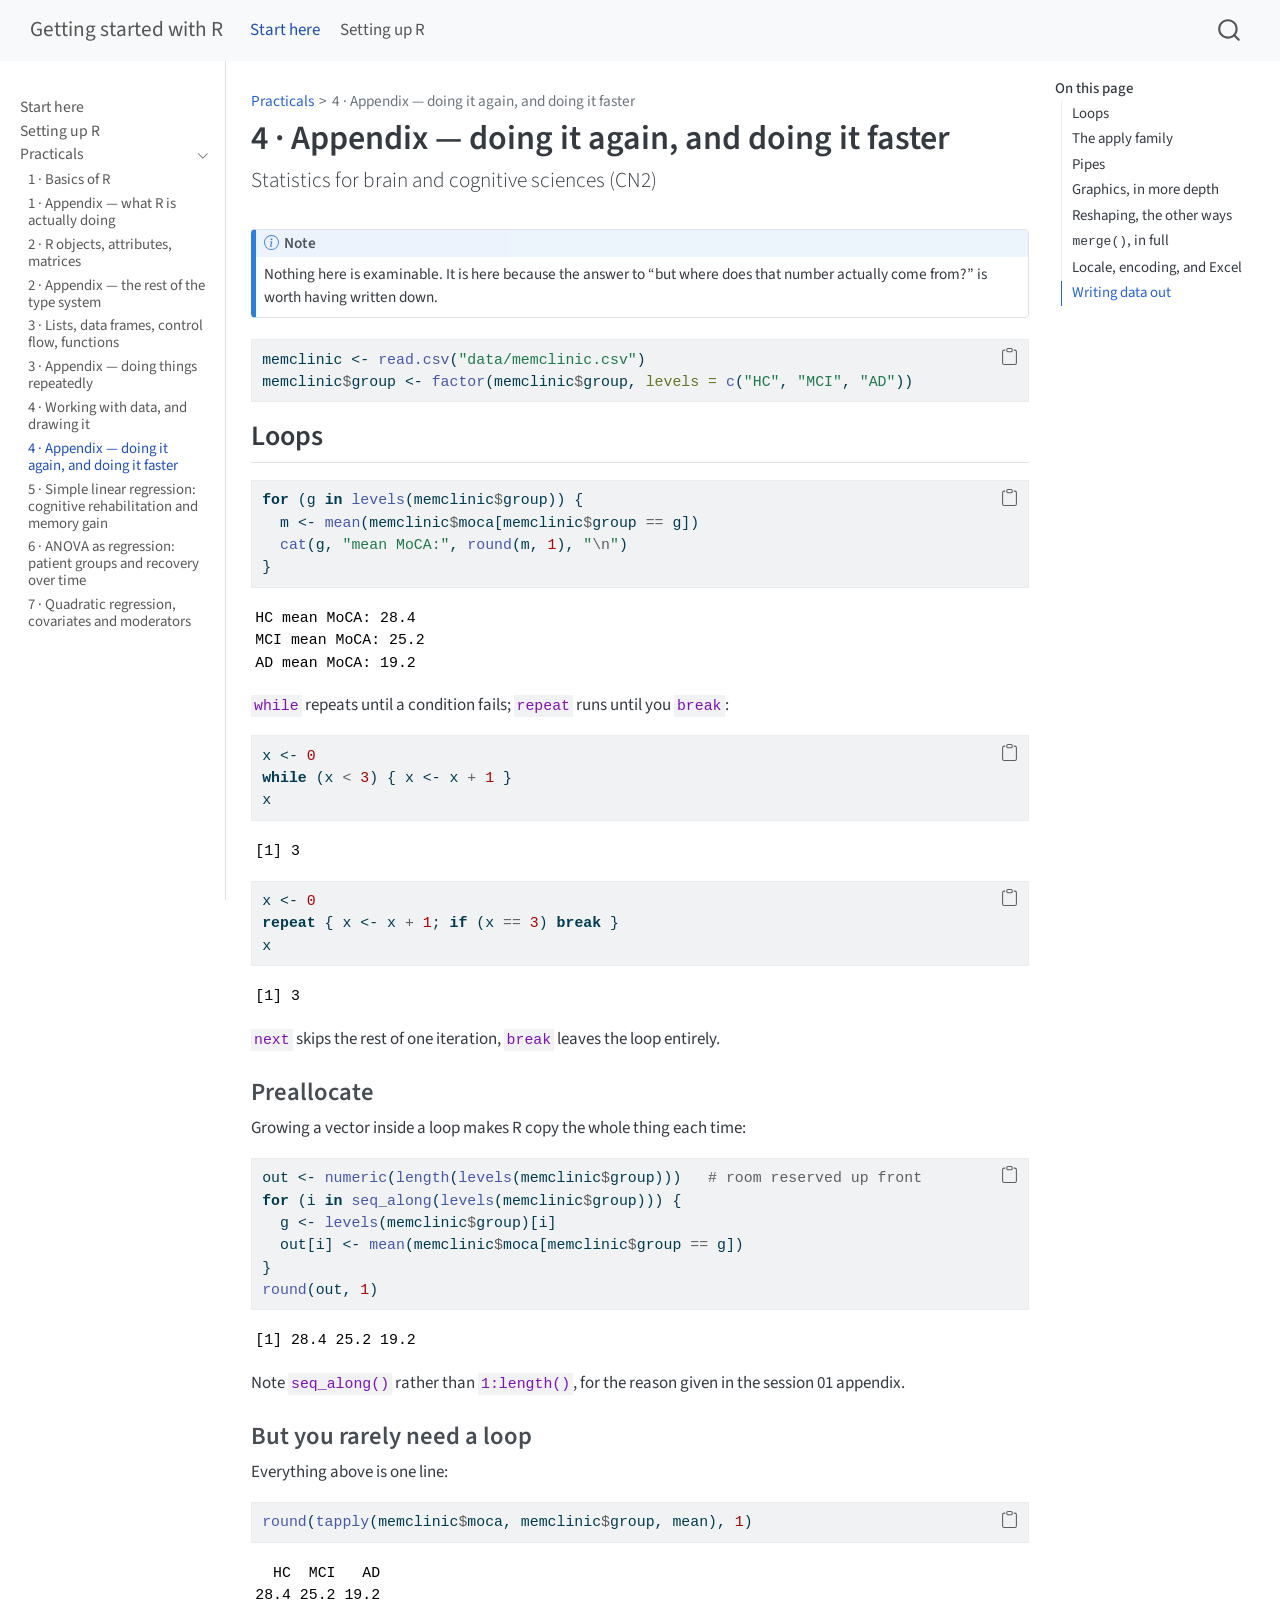
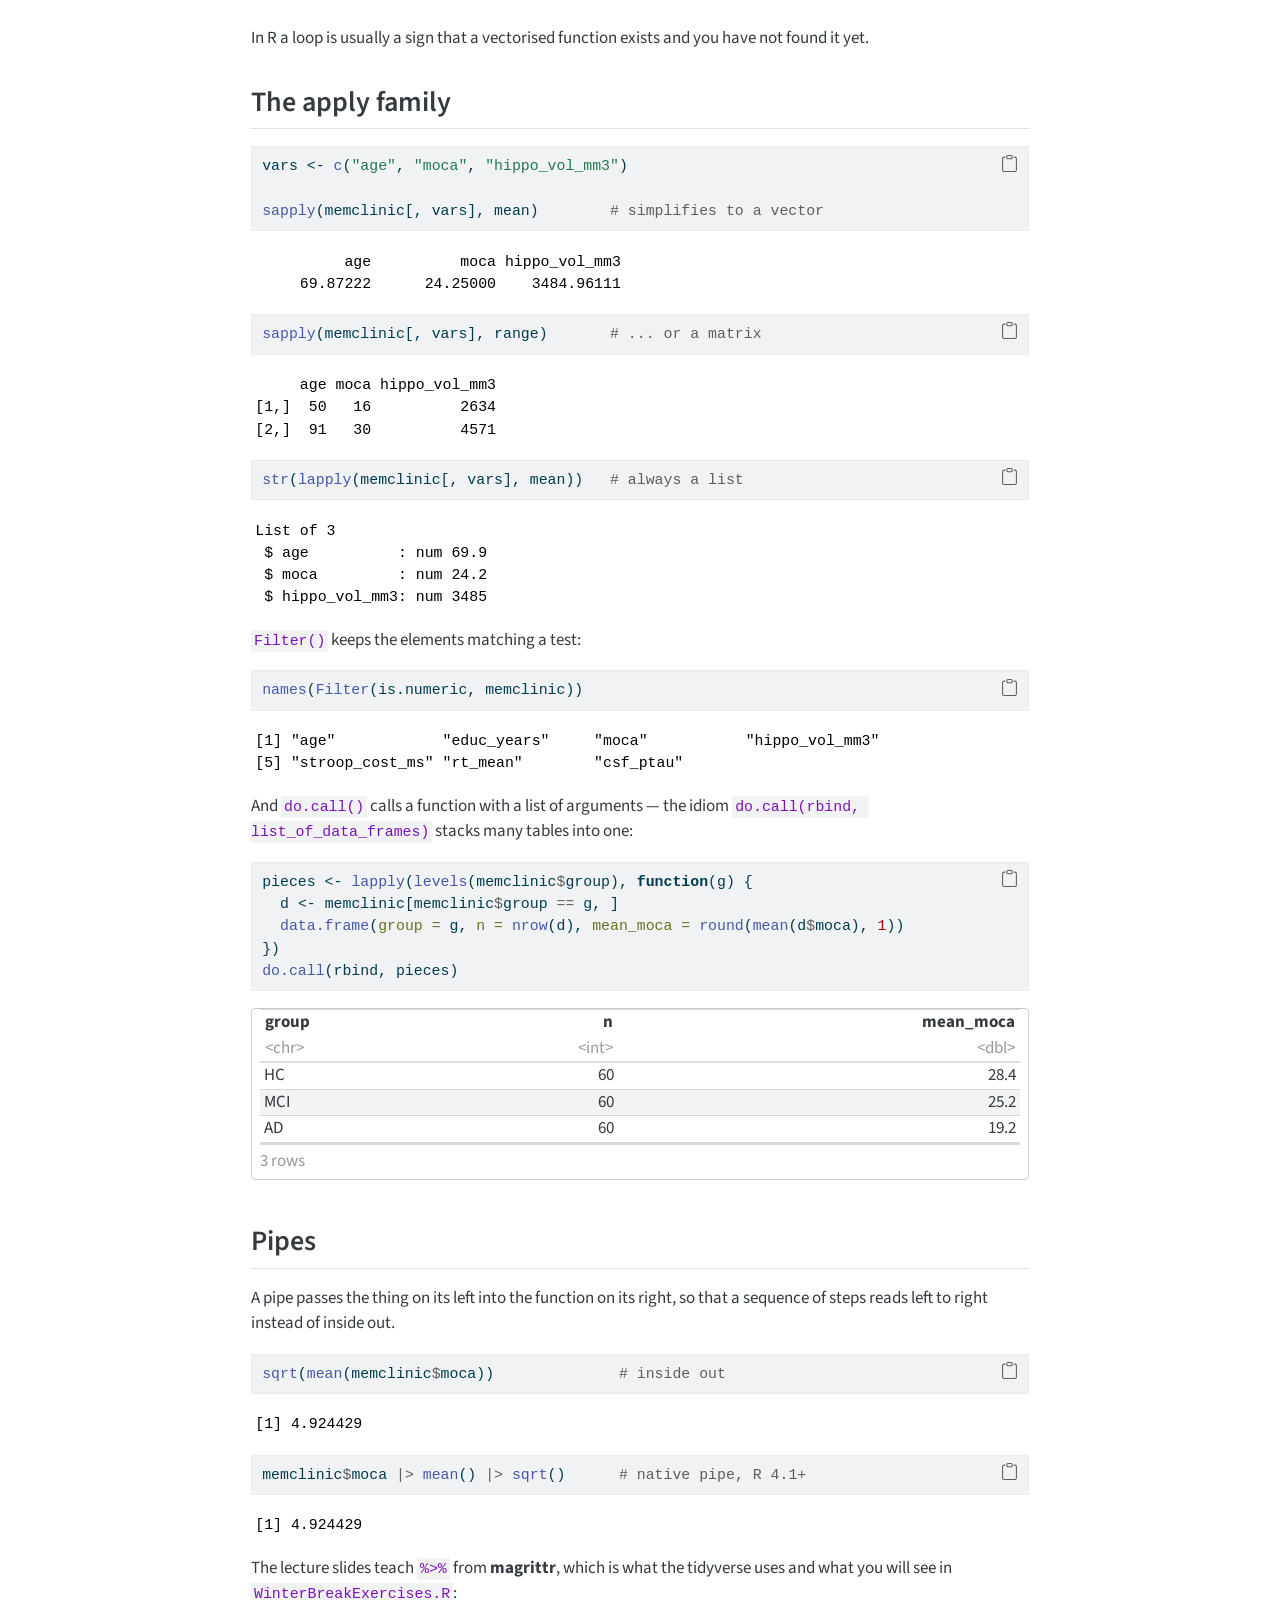
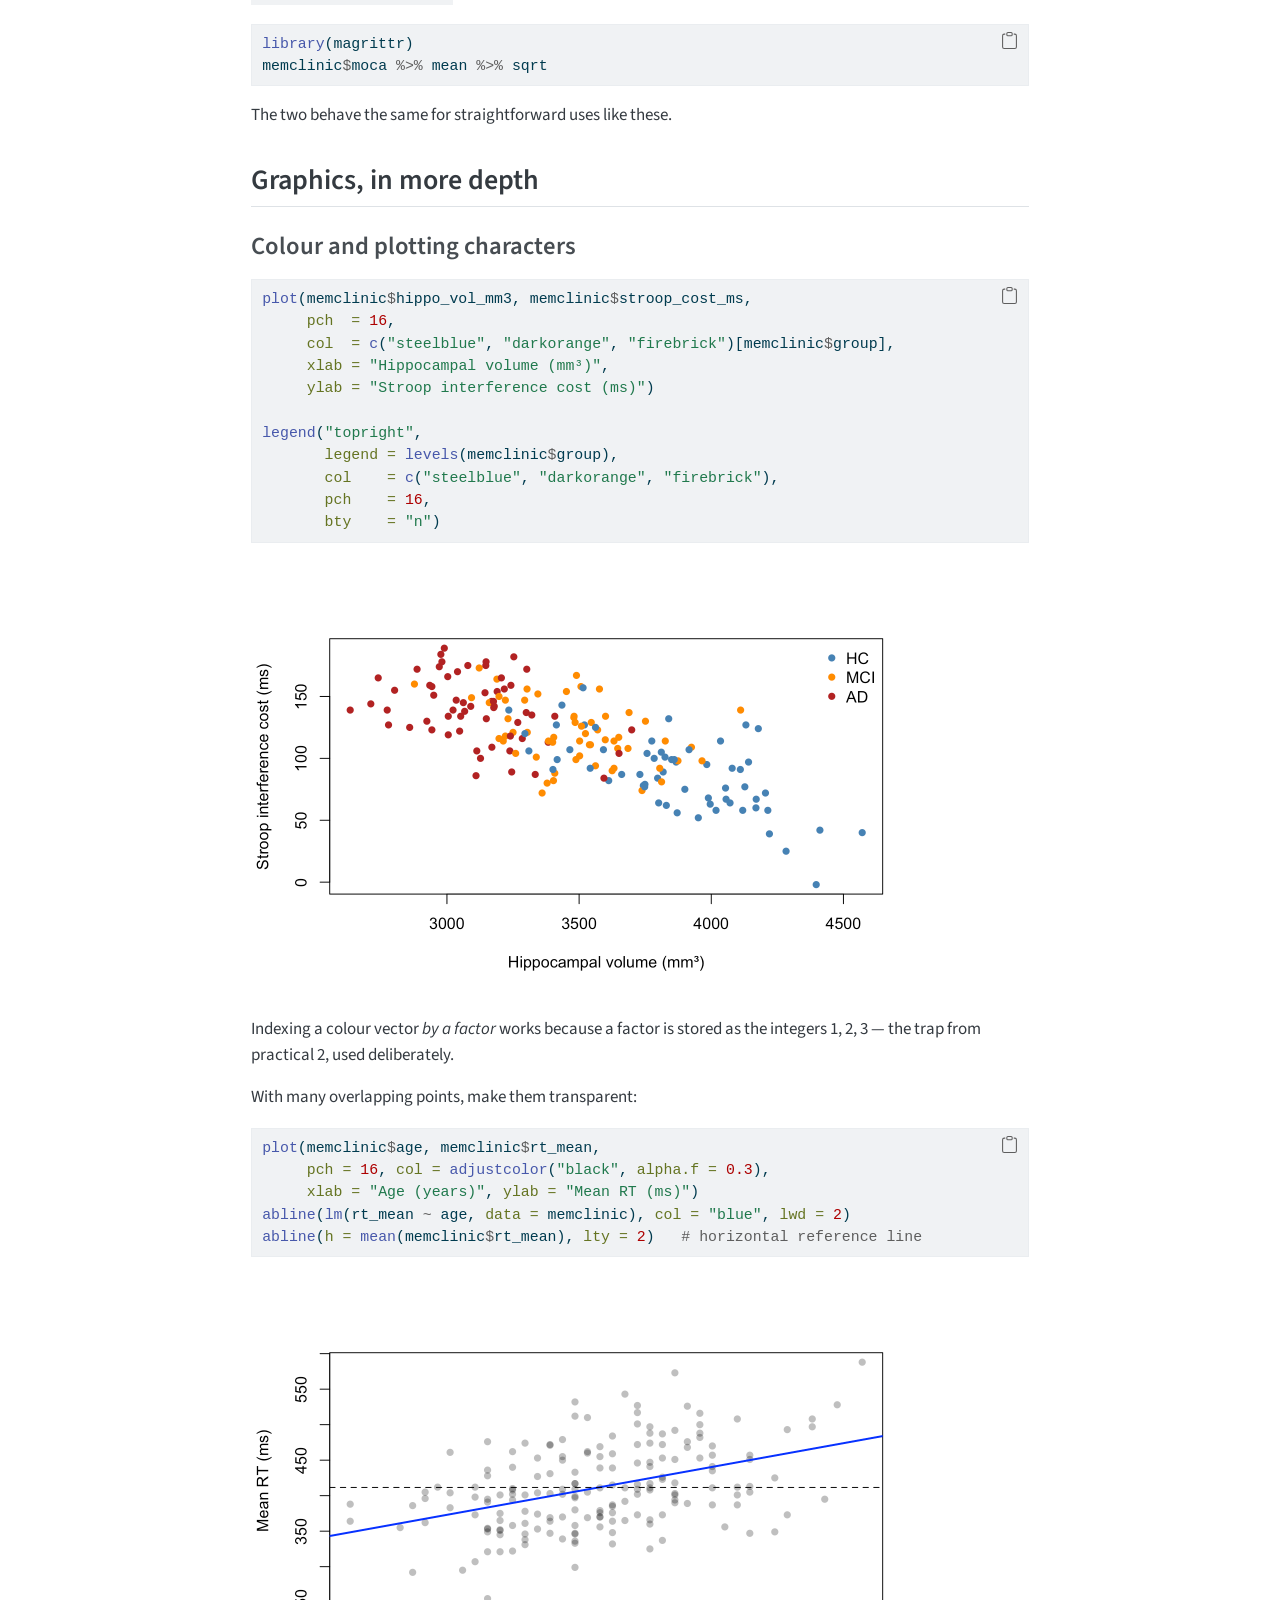
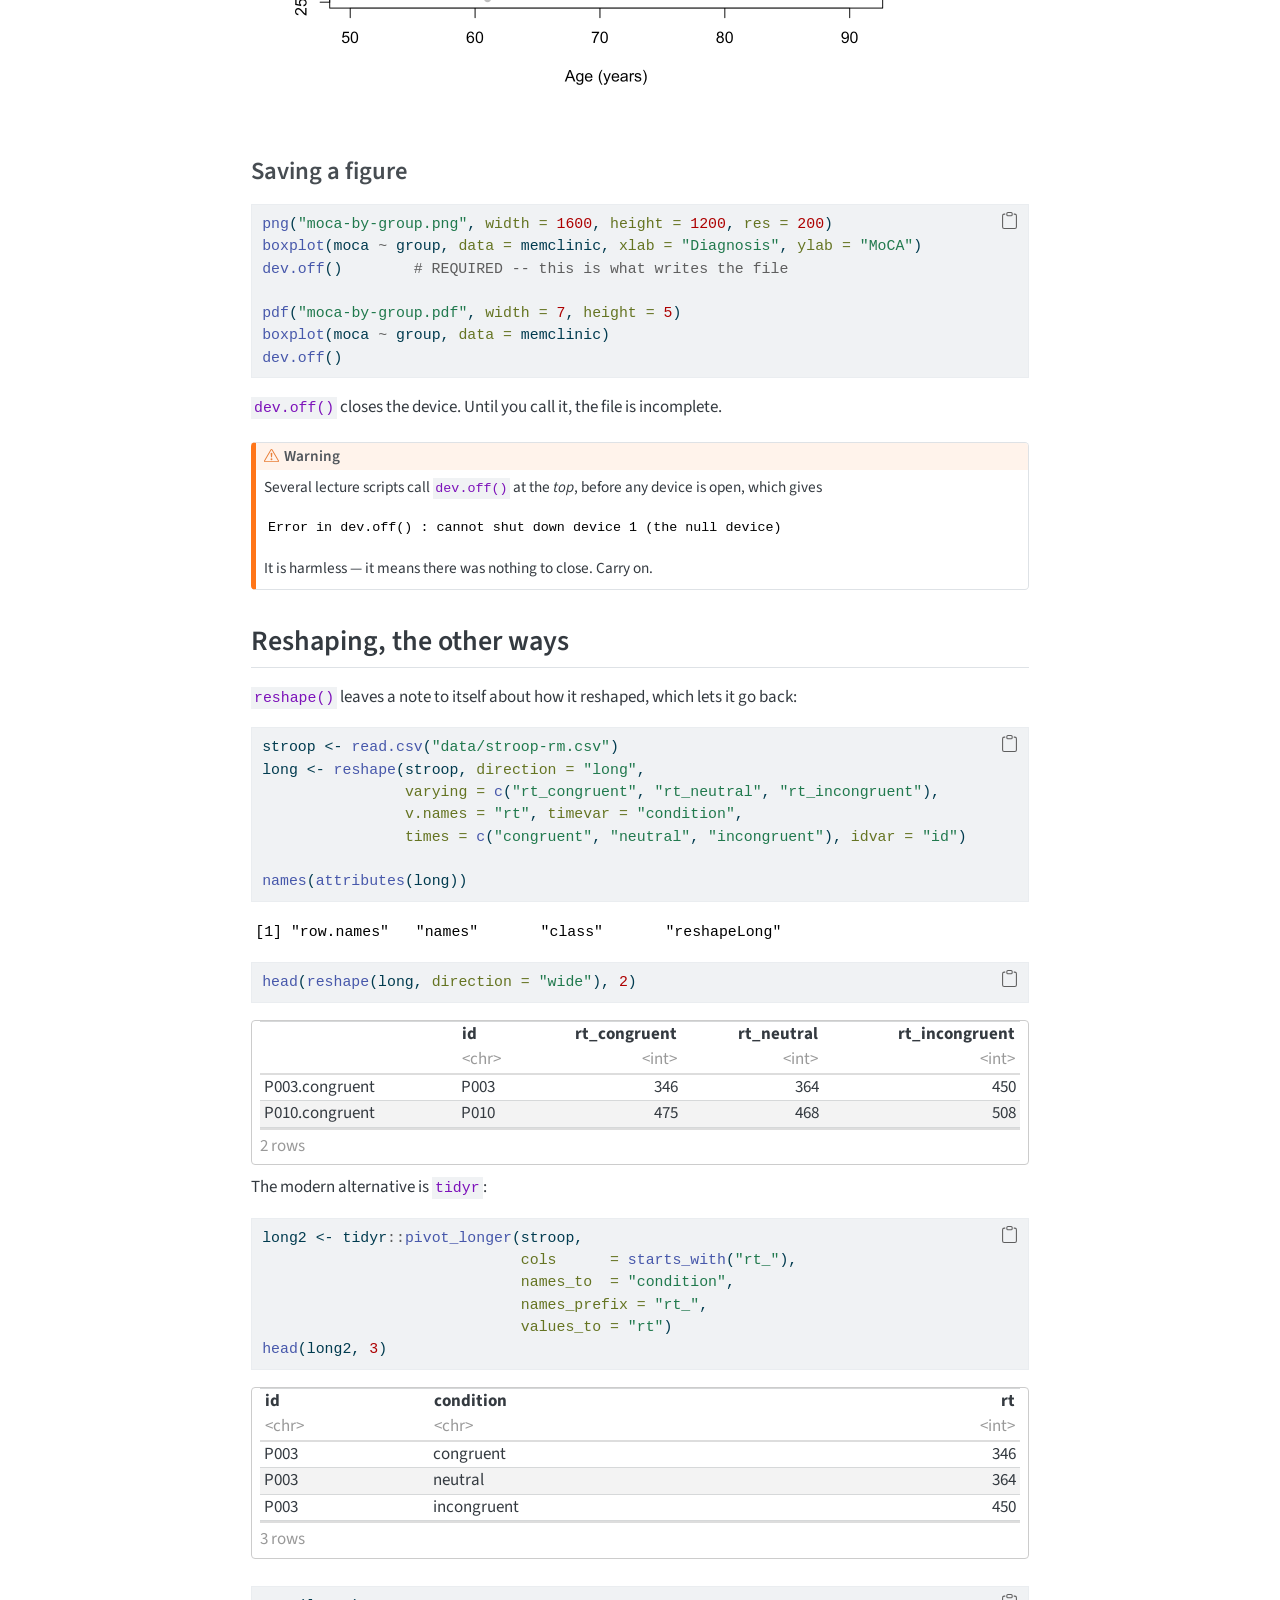
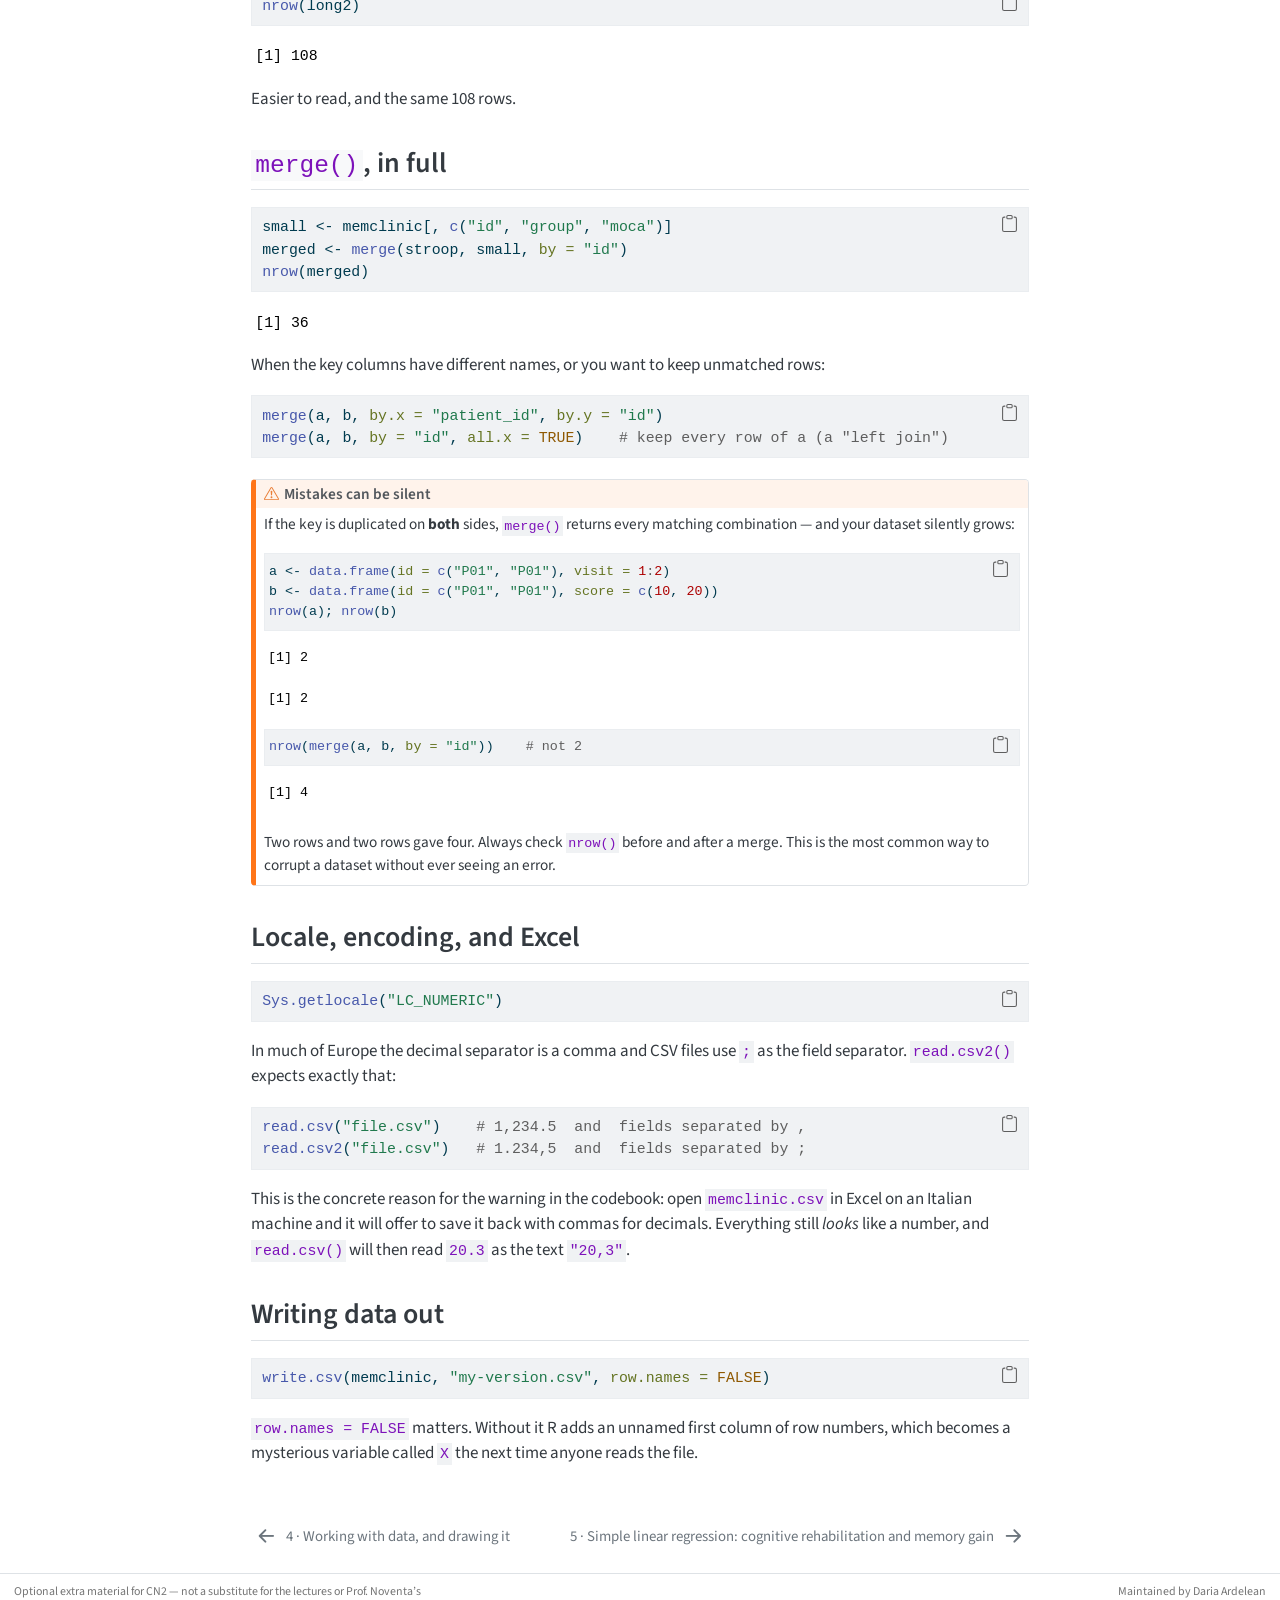
<file: sessions/04-working-with-data/appendix.html>
<!DOCTYPE html>
<html xmlns="http://www.w3.org/1999/xhtml" lang="en" xml:lang="en"><head>

<meta charset="utf-8">
<meta name="generator" content="quarto-1.8.26">

<meta name="viewport" content="width=device-width, initial-scale=1.0, user-scalable=yes">


<title>4 · Appendix — doing it again, and doing it faster – Getting started with R</title>
<style>
code{white-space: pre-wrap;}
span.smallcaps{font-variant: small-caps;}
div.columns{display: flex; gap: min(4vw, 1.5em);}
div.column{flex: auto; overflow-x: auto;}
div.hanging-indent{margin-left: 1.5em; text-indent: -1.5em;}
ul.task-list{list-style: none;}
ul.task-list li input[type="checkbox"] {
  width: 0.8em;
  margin: 0 0.8em 0.2em -1em; /* quarto-specific, see https://github.com/quarto-dev/quarto-cli/issues/4556 */ 
  vertical-align: middle;
}
/* CSS for syntax highlighting */
html { -webkit-text-size-adjust: 100%; }
pre > code.sourceCode { white-space: pre; position: relative; }
pre > code.sourceCode > span { display: inline-block; line-height: 1.25; }
pre > code.sourceCode > span:empty { height: 1.2em; }
.sourceCode { overflow: visible; }
code.sourceCode > span { color: inherit; text-decoration: inherit; }
div.sourceCode { margin: 1em 0; }
pre.sourceCode { margin: 0; }
@media screen {
div.sourceCode { overflow: auto; }
}
@media print {
pre > code.sourceCode { white-space: pre-wrap; }
pre > code.sourceCode > span { text-indent: -5em; padding-left: 5em; }
}
pre.numberSource code
  { counter-reset: source-line 0; }
pre.numberSource code > span
  { position: relative; left: -4em; counter-increment: source-line; }
pre.numberSource code > span > a:first-child::before
  { content: counter(source-line);
    position: relative; left: -1em; text-align: right; vertical-align: baseline;
    border: none; display: inline-block;
    -webkit-touch-callout: none; -webkit-user-select: none;
    -khtml-user-select: none; -moz-user-select: none;
    -ms-user-select: none; user-select: none;
    padding: 0 4px; width: 4em;
  }
pre.numberSource { margin-left: 3em;  padding-left: 4px; }
div.sourceCode
  {   }
@media screen {
pre > code.sourceCode > span > a:first-child::before { text-decoration: underline; }
}
</style>


<script src="../../site_libs/quarto-nav/quarto-nav.js"></script>
<script src="../../site_libs/quarto-nav/headroom.min.js"></script>
<script src="../../site_libs/clipboard/clipboard.min.js"></script>
<script src="../../site_libs/quarto-search/autocomplete.umd.js"></script>
<script src="../../site_libs/quarto-search/fuse.min.js"></script>
<script src="../../site_libs/quarto-search/quarto-search.js"></script>
<meta name="quarto:offset" content="../../">
<link href="../../sessions/05-slr-clinical-neuropsychology/index.html" rel="next">
<link href="../../sessions/04-working-with-data/index.html" rel="prev">
<script src="../../site_libs/quarto-html/quarto.js" type="module"></script>
<script src="../../site_libs/quarto-html/tabsets/tabsets.js" type="module"></script>
<script src="../../site_libs/quarto-html/axe/axe-check.js" type="module"></script>
<script src="../../site_libs/quarto-html/popper.min.js"></script>
<script src="../../site_libs/quarto-html/tippy.umd.min.js"></script>
<script src="../../site_libs/quarto-html/anchor.min.js"></script>
<link href="../../site_libs/quarto-html/tippy.css" rel="stylesheet">
<link href="../../site_libs/quarto-html/quarto-syntax-highlighting-587c61ba64f3a5504c4d52d930310e48.css" rel="stylesheet" id="quarto-text-highlighting-styles">
<script src="../../site_libs/bootstrap/bootstrap.min.js"></script>
<link href="../../site_libs/bootstrap/bootstrap-icons.css" rel="stylesheet">
<link href="../../site_libs/bootstrap/bootstrap-b4acf84f37d6d68f6a15c6fe27913e81.min.css" rel="stylesheet" append-hash="true" id="quarto-bootstrap" data-mode="light">
<script id="quarto-search-options" type="application/json">{
  "location": "navbar",
  "copy-button": false,
  "collapse-after": 3,
  "panel-placement": "end",
  "type": "overlay",
  "limit": 50,
  "keyboard-shortcut": [
    "f",
    "/",
    "s"
  ],
  "show-item-context": false,
  "language": {
    "search-no-results-text": "No results",
    "search-matching-documents-text": "matching documents",
    "search-copy-link-title": "Copy link to search",
    "search-hide-matches-text": "Hide additional matches",
    "search-more-match-text": "more match in this document",
    "search-more-matches-text": "more matches in this document",
    "search-clear-button-title": "Clear",
    "search-text-placeholder": "",
    "search-detached-cancel-button-title": "Cancel",
    "search-submit-button-title": "Submit",
    "search-label": "Search"
  }
}</script>
<link href="../../site_libs/pagedtable-1.1/css/pagedtable.css" rel="stylesheet">
<script src="../../site_libs/pagedtable-1.1/js/pagedtable.js"></script>


<link rel="stylesheet" href="../../styles.css">
</head>

<body class="nav-sidebar docked nav-fixed quarto-light">

<div id="quarto-search-results"></div>
  <header id="quarto-header" class="headroom fixed-top">
    <nav class="navbar navbar-expand-lg " data-bs-theme="dark">
      <div class="navbar-container container-fluid">
      <div class="navbar-brand-container mx-auto">
    <a class="navbar-brand" href="../../index.html">
    <span class="navbar-title">Getting started with R</span>
    </a>
  </div>
            <div id="quarto-search" class="" title="Search"></div>
          <button class="navbar-toggler" type="button" data-bs-toggle="collapse" data-bs-target="#navbarCollapse" aria-controls="navbarCollapse" role="menu" aria-expanded="false" aria-label="Toggle navigation" onclick="if (window.quartoToggleHeadroom) { window.quartoToggleHeadroom(); }">
  <span class="navbar-toggler-icon"></span>
</button>
          <div class="collapse navbar-collapse" id="navbarCollapse">
            <ul class="navbar-nav navbar-nav-scroll me-auto">
  <li class="nav-item">
    <a class="nav-link active" href="../../index.html" aria-current="page"> 
<span class="menu-text">Start here</span></a>
  </li>  
  <li class="nav-item">
    <a class="nav-link" href="../../setup.html"> 
<span class="menu-text">Setting up R</span></a>
  </li>  
</ul>
          </div> <!-- /navcollapse -->
            <div class="quarto-navbar-tools">
</div>
      </div> <!-- /container-fluid -->
    </nav>
  <nav class="quarto-secondary-nav">
    <div class="container-fluid d-flex">
      <button type="button" class="quarto-btn-toggle btn" data-bs-toggle="collapse" role="button" data-bs-target=".quarto-sidebar-collapse-item" aria-controls="quarto-sidebar" aria-expanded="false" aria-label="Toggle sidebar navigation" onclick="if (window.quartoToggleHeadroom) { window.quartoToggleHeadroom(); }">
        <i class="bi bi-layout-text-sidebar-reverse"></i>
      </button>
        <nav class="quarto-page-breadcrumbs" aria-label="breadcrumb"><ol class="breadcrumb"><li class="breadcrumb-item"><a href="../../sessions/01-r-basics/index.html">Practicals</a></li><li class="breadcrumb-item"><a href="../../sessions/04-working-with-data/appendix.html">4 · Appendix — doing it again, and doing it faster</a></li></ol></nav>
        <a class="flex-grow-1" role="navigation" data-bs-toggle="collapse" data-bs-target=".quarto-sidebar-collapse-item" aria-controls="quarto-sidebar" aria-expanded="false" aria-label="Toggle sidebar navigation" onclick="if (window.quartoToggleHeadroom) { window.quartoToggleHeadroom(); }">      
        </a>
    </div>
  </nav>
</header>
<!-- content -->
<div id="quarto-content" class="quarto-container page-columns page-rows-contents page-layout-article page-navbar">
<!-- sidebar -->
  <nav id="quarto-sidebar" class="sidebar collapse collapse-horizontal quarto-sidebar-collapse-item sidebar-navigation docked overflow-auto">
    <div class="sidebar-menu-container"> 
    <ul class="list-unstyled mt-1">
        <li class="sidebar-item">
  <div class="sidebar-item-container"> 
  <a href="../../index.html" class="sidebar-item-text sidebar-link">
 <span class="menu-text">Start here</span></a>
  </div>
</li>
        <li class="sidebar-item">
  <div class="sidebar-item-container"> 
  <a href="../../setup.html" class="sidebar-item-text sidebar-link">
 <span class="menu-text">Setting up R</span></a>
  </div>
</li>
        <li class="sidebar-item sidebar-item-section">
      <div class="sidebar-item-container"> 
            <a class="sidebar-item-text sidebar-link text-start" data-bs-toggle="collapse" data-bs-target="#quarto-sidebar-section-1" role="navigation" aria-expanded="true">
 <span class="menu-text">Practicals</span></a>
          <a class="sidebar-item-toggle text-start" data-bs-toggle="collapse" data-bs-target="#quarto-sidebar-section-1" role="navigation" aria-expanded="true" aria-label="Toggle section">
            <i class="bi bi-chevron-right ms-2"></i>
          </a> 
      </div>
      <ul id="quarto-sidebar-section-1" class="collapse list-unstyled sidebar-section depth1 show">  
          <li class="sidebar-item">
  <div class="sidebar-item-container"> 
  <a href="../../sessions/01-r-basics/index.html" class="sidebar-item-text sidebar-link">
 <span class="menu-text">1 · Basics of R</span></a>
  </div>
</li>
          <li class="sidebar-item">
  <div class="sidebar-item-container"> 
  <a href="../../sessions/01-r-basics/appendix.html" class="sidebar-item-text sidebar-link">
 <span class="menu-text">1 · Appendix — what R is actually doing</span></a>
  </div>
</li>
          <li class="sidebar-item">
  <div class="sidebar-item-container"> 
  <a href="../../sessions/02-r-objects/index.html" class="sidebar-item-text sidebar-link">
 <span class="menu-text">2 · R objects, attributes, matrices</span></a>
  </div>
</li>
          <li class="sidebar-item">
  <div class="sidebar-item-container"> 
  <a href="../../sessions/02-r-objects/appendix.html" class="sidebar-item-text sidebar-link">
 <span class="menu-text">2 · Appendix — the rest of the type system</span></a>
  </div>
</li>
          <li class="sidebar-item">
  <div class="sidebar-item-container"> 
  <a href="../../sessions/03-lists-dataframes-functions/index.html" class="sidebar-item-text sidebar-link">
 <span class="menu-text">3 · Lists, data frames, control flow, functions</span></a>
  </div>
</li>
          <li class="sidebar-item">
  <div class="sidebar-item-container"> 
  <a href="../../sessions/03-lists-dataframes-functions/appendix.html" class="sidebar-item-text sidebar-link">
 <span class="menu-text">3 · Appendix — doing things repeatedly</span></a>
  </div>
</li>
          <li class="sidebar-item">
  <div class="sidebar-item-container"> 
  <a href="../../sessions/04-working-with-data/index.html" class="sidebar-item-text sidebar-link">
 <span class="menu-text">4 · Working with data, and drawing it</span></a>
  </div>
</li>
          <li class="sidebar-item">
  <div class="sidebar-item-container"> 
  <a href="../../sessions/04-working-with-data/appendix.html" class="sidebar-item-text sidebar-link active">
 <span class="menu-text">4 · Appendix — doing it again, and doing it faster</span></a>
  </div>
</li>
          <li class="sidebar-item">
  <div class="sidebar-item-container"> 
  <a href="../../sessions/05-slr-clinical-neuropsychology/index.html" class="sidebar-item-text sidebar-link">
 <span class="menu-text">5 · Simple linear regression: cognitive rehabilitation and memory gain</span></a>
  </div>
</li>
          <li class="sidebar-item">
  <div class="sidebar-item-container"> 
  <a href="../../sessions/06-anova-clinical-neuropsychology/index.html" class="sidebar-item-text sidebar-link">
 <span class="menu-text">6 · ANOVA as regression: patient groups and recovery over time</span></a>
  </div>
</li>
          <li class="sidebar-item">
  <div class="sidebar-item-container"> 
  <a href="../../sessions/07-ancova-moderation-clinical-neuropsychology/index.html" class="sidebar-item-text sidebar-link">
 <span class="menu-text">7 · Quadratic regression, covariates and moderators</span></a>
  </div>
</li>
      </ul>
  </li>
    </ul>
    </div>
</nav>
<div id="quarto-sidebar-glass" class="quarto-sidebar-collapse-item" data-bs-toggle="collapse" data-bs-target=".quarto-sidebar-collapse-item"></div>
<!-- margin-sidebar -->
    <div id="quarto-margin-sidebar" class="sidebar margin-sidebar">
        <nav id="TOC" role="doc-toc" class="toc-active">
    <h2 id="toc-title">On this page</h2>
   
  <ul>
  <li><a href="#loops" id="toc-loops" class="nav-link active" data-scroll-target="#loops">Loops</a>
  <ul class="collapse">
  <li><a href="#preallocate" id="toc-preallocate" class="nav-link" data-scroll-target="#preallocate">Preallocate</a></li>
  <li><a href="#but-you-rarely-need-a-loop" id="toc-but-you-rarely-need-a-loop" class="nav-link" data-scroll-target="#but-you-rarely-need-a-loop">But you rarely need a loop</a></li>
  </ul></li>
  <li><a href="#the-apply-family" id="toc-the-apply-family" class="nav-link" data-scroll-target="#the-apply-family">The apply family</a></li>
  <li><a href="#pipes" id="toc-pipes" class="nav-link" data-scroll-target="#pipes">Pipes</a></li>
  <li><a href="#graphics-in-more-depth" id="toc-graphics-in-more-depth" class="nav-link" data-scroll-target="#graphics-in-more-depth">Graphics, in more depth</a>
  <ul class="collapse">
  <li><a href="#colour-and-plotting-characters" id="toc-colour-and-plotting-characters" class="nav-link" data-scroll-target="#colour-and-plotting-characters">Colour and plotting characters</a></li>
  <li><a href="#saving-a-figure" id="toc-saving-a-figure" class="nav-link" data-scroll-target="#saving-a-figure">Saving a figure</a></li>
  </ul></li>
  <li><a href="#reshaping-the-other-ways" id="toc-reshaping-the-other-ways" class="nav-link" data-scroll-target="#reshaping-the-other-ways">Reshaping, the other ways</a></li>
  <li><a href="#merge-in-full" id="toc-merge-in-full" class="nav-link" data-scroll-target="#merge-in-full"><code>merge()</code>, in full</a></li>
  <li><a href="#locale-encoding-and-excel" id="toc-locale-encoding-and-excel" class="nav-link" data-scroll-target="#locale-encoding-and-excel">Locale, encoding, and Excel</a></li>
  <li><a href="#writing-data-out" id="toc-writing-data-out" class="nav-link" data-scroll-target="#writing-data-out">Writing data out</a></li>
  </ul>
</nav>
    </div>
<!-- main -->
<main class="content" id="quarto-document-content">

<header id="title-block-header" class="quarto-title-block default"><nav class="quarto-page-breadcrumbs quarto-title-breadcrumbs d-none d-lg-block" aria-label="breadcrumb"><ol class="breadcrumb"><li class="breadcrumb-item"><a href="../../sessions/01-r-basics/index.html">Practicals</a></li><li class="breadcrumb-item"><a href="../../sessions/04-working-with-data/appendix.html">4 · Appendix — doing it again, and doing it faster</a></li></ol></nav>
<div class="quarto-title">
<h1 class="title">4 · Appendix — doing it again, and doing it faster</h1>
<p class="subtitle lead">Statistics for brain and cognitive sciences (CN2)</p>
</div>



<div class="quarto-title-meta">

    
  
    
  </div>
  


</header>


<div class="callout callout-style-default callout-note callout-titled">
<div class="callout-header d-flex align-content-center">
<div class="callout-icon-container">
<i class="callout-icon"></i>
</div>
<div class="callout-title-container flex-fill">
Note
</div>
</div>
<div class="callout-body-container callout-body">
<p>Nothing here is examinable. It is here because the answer to “but where does that number actually come from?” is worth having written down.</p>
</div>
</div>
<div class="cell">
<div class="code-copy-outer-scaffold"><div class="sourceCode cell-code" id="cb1"><pre class="sourceCode r code-with-copy"><code class="sourceCode r"><span id="cb1-1"><a href="#cb1-1" aria-hidden="true" tabindex="-1"></a>memclinic <span class="ot">&lt;-</span> <span class="fu">read.csv</span>(<span class="st">"data/memclinic.csv"</span>)</span>
<span id="cb1-2"><a href="#cb1-2" aria-hidden="true" tabindex="-1"></a>memclinic<span class="sc">$</span>group <span class="ot">&lt;-</span> <span class="fu">factor</span>(memclinic<span class="sc">$</span>group, <span class="at">levels =</span> <span class="fu">c</span>(<span class="st">"HC"</span>, <span class="st">"MCI"</span>, <span class="st">"AD"</span>))</span></code></pre></div><button title="Copy to Clipboard" class="code-copy-button"><i class="bi"></i></button></div>
</div>
<section id="loops" class="level2">
<h2 class="anchored" data-anchor-id="loops">Loops</h2>
<div class="cell">
<div class="code-copy-outer-scaffold"><div class="sourceCode cell-code" id="cb2"><pre class="sourceCode r code-with-copy"><code class="sourceCode r"><span id="cb2-1"><a href="#cb2-1" aria-hidden="true" tabindex="-1"></a><span class="cf">for</span> (g <span class="cf">in</span> <span class="fu">levels</span>(memclinic<span class="sc">$</span>group)) {</span>
<span id="cb2-2"><a href="#cb2-2" aria-hidden="true" tabindex="-1"></a>  m <span class="ot">&lt;-</span> <span class="fu">mean</span>(memclinic<span class="sc">$</span>moca[memclinic<span class="sc">$</span>group <span class="sc">==</span> g])</span>
<span id="cb2-3"><a href="#cb2-3" aria-hidden="true" tabindex="-1"></a>  <span class="fu">cat</span>(g, <span class="st">"mean MoCA:"</span>, <span class="fu">round</span>(m, <span class="dv">1</span>), <span class="st">"</span><span class="sc">\n</span><span class="st">"</span>)</span>
<span id="cb2-4"><a href="#cb2-4" aria-hidden="true" tabindex="-1"></a>}</span></code></pre></div><button title="Copy to Clipboard" class="code-copy-button"><i class="bi"></i></button></div>
<div class="cell-output cell-output-stdout">
<pre><code>HC mean MoCA: 28.4 
MCI mean MoCA: 25.2 
AD mean MoCA: 19.2 </code></pre>
</div>
</div>
<p><code>while</code> repeats until a condition fails; <code>repeat</code> runs until you <code>break</code>:</p>
<div class="cell">
<div class="code-copy-outer-scaffold"><div class="sourceCode cell-code" id="cb4"><pre class="sourceCode r code-with-copy"><code class="sourceCode r"><span id="cb4-1"><a href="#cb4-1" aria-hidden="true" tabindex="-1"></a>x <span class="ot">&lt;-</span> <span class="dv">0</span></span>
<span id="cb4-2"><a href="#cb4-2" aria-hidden="true" tabindex="-1"></a><span class="cf">while</span> (x <span class="sc">&lt;</span> <span class="dv">3</span>) { x <span class="ot">&lt;-</span> x <span class="sc">+</span> <span class="dv">1</span> }</span>
<span id="cb4-3"><a href="#cb4-3" aria-hidden="true" tabindex="-1"></a>x</span></code></pre></div><button title="Copy to Clipboard" class="code-copy-button"><i class="bi"></i></button></div>
<div class="cell-output cell-output-stdout">
<pre><code>[1] 3</code></pre>
</div>
<div class="code-copy-outer-scaffold"><div class="sourceCode cell-code" id="cb6"><pre class="sourceCode r code-with-copy"><code class="sourceCode r"><span id="cb6-1"><a href="#cb6-1" aria-hidden="true" tabindex="-1"></a>x <span class="ot">&lt;-</span> <span class="dv">0</span></span>
<span id="cb6-2"><a href="#cb6-2" aria-hidden="true" tabindex="-1"></a><span class="cf">repeat</span> { x <span class="ot">&lt;-</span> x <span class="sc">+</span> <span class="dv">1</span>; <span class="cf">if</span> (x <span class="sc">==</span> <span class="dv">3</span>) <span class="cf">break</span> }</span>
<span id="cb6-3"><a href="#cb6-3" aria-hidden="true" tabindex="-1"></a>x</span></code></pre></div><button title="Copy to Clipboard" class="code-copy-button"><i class="bi"></i></button></div>
<div class="cell-output cell-output-stdout">
<pre><code>[1] 3</code></pre>
</div>
</div>
<p><code>next</code> skips the rest of one iteration, <code>break</code> leaves the loop entirely.</p>
<section id="preallocate" class="level3">
<h3 class="anchored" data-anchor-id="preallocate">Preallocate</h3>
<p>Growing a vector inside a loop makes R copy the whole thing each time:</p>
<div class="cell">
<div class="code-copy-outer-scaffold"><div class="sourceCode cell-code" id="cb8"><pre class="sourceCode r code-with-copy"><code class="sourceCode r"><span id="cb8-1"><a href="#cb8-1" aria-hidden="true" tabindex="-1"></a>out <span class="ot">&lt;-</span> <span class="fu">numeric</span>(<span class="fu">length</span>(<span class="fu">levels</span>(memclinic<span class="sc">$</span>group)))   <span class="co"># room reserved up front</span></span>
<span id="cb8-2"><a href="#cb8-2" aria-hidden="true" tabindex="-1"></a><span class="cf">for</span> (i <span class="cf">in</span> <span class="fu">seq_along</span>(<span class="fu">levels</span>(memclinic<span class="sc">$</span>group))) {</span>
<span id="cb8-3"><a href="#cb8-3" aria-hidden="true" tabindex="-1"></a>  g <span class="ot">&lt;-</span> <span class="fu">levels</span>(memclinic<span class="sc">$</span>group)[i]</span>
<span id="cb8-4"><a href="#cb8-4" aria-hidden="true" tabindex="-1"></a>  out[i] <span class="ot">&lt;-</span> <span class="fu">mean</span>(memclinic<span class="sc">$</span>moca[memclinic<span class="sc">$</span>group <span class="sc">==</span> g])</span>
<span id="cb8-5"><a href="#cb8-5" aria-hidden="true" tabindex="-1"></a>}</span>
<span id="cb8-6"><a href="#cb8-6" aria-hidden="true" tabindex="-1"></a><span class="fu">round</span>(out, <span class="dv">1</span>)</span></code></pre></div><button title="Copy to Clipboard" class="code-copy-button"><i class="bi"></i></button></div>
<div class="cell-output cell-output-stdout">
<pre><code>[1] 28.4 25.2 19.2</code></pre>
</div>
</div>
<p>Note <code>seq_along()</code> rather than <code>1:length()</code>, for the reason given in the session 01 appendix.</p>
</section>
<section id="but-you-rarely-need-a-loop" class="level3">
<h3 class="anchored" data-anchor-id="but-you-rarely-need-a-loop">But you rarely need a loop</h3>
<p>Everything above is one line:</p>
<div class="cell">
<div class="code-copy-outer-scaffold"><div class="sourceCode cell-code" id="cb10"><pre class="sourceCode r code-with-copy"><code class="sourceCode r"><span id="cb10-1"><a href="#cb10-1" aria-hidden="true" tabindex="-1"></a><span class="fu">round</span>(<span class="fu">tapply</span>(memclinic<span class="sc">$</span>moca, memclinic<span class="sc">$</span>group, mean), <span class="dv">1</span>)</span></code></pre></div><button title="Copy to Clipboard" class="code-copy-button"><i class="bi"></i></button></div>
<div class="cell-output cell-output-stdout">
<pre><code>  HC  MCI   AD 
28.4 25.2 19.2 </code></pre>
</div>
</div>
<p>In R a loop is usually a sign that a vectorised function exists and you have not found it yet.</p>
</section>
</section>
<section id="the-apply-family" class="level2">
<h2 class="anchored" data-anchor-id="the-apply-family">The apply family</h2>
<div class="cell">
<div class="code-copy-outer-scaffold"><div class="sourceCode cell-code" id="cb12"><pre class="sourceCode r code-with-copy"><code class="sourceCode r"><span id="cb12-1"><a href="#cb12-1" aria-hidden="true" tabindex="-1"></a>vars <span class="ot">&lt;-</span> <span class="fu">c</span>(<span class="st">"age"</span>, <span class="st">"moca"</span>, <span class="st">"hippo_vol_mm3"</span>)</span>
<span id="cb12-2"><a href="#cb12-2" aria-hidden="true" tabindex="-1"></a></span>
<span id="cb12-3"><a href="#cb12-3" aria-hidden="true" tabindex="-1"></a><span class="fu">sapply</span>(memclinic[, vars], mean)        <span class="co"># simplifies to a vector</span></span></code></pre></div><button title="Copy to Clipboard" class="code-copy-button"><i class="bi"></i></button></div>
<div class="cell-output cell-output-stdout">
<pre><code>          age          moca hippo_vol_mm3 
     69.87222      24.25000    3484.96111 </code></pre>
</div>
<div class="code-copy-outer-scaffold"><div class="sourceCode cell-code" id="cb14"><pre class="sourceCode r code-with-copy"><code class="sourceCode r"><span id="cb14-1"><a href="#cb14-1" aria-hidden="true" tabindex="-1"></a><span class="fu">sapply</span>(memclinic[, vars], range)       <span class="co"># ... or a matrix</span></span></code></pre></div><button title="Copy to Clipboard" class="code-copy-button"><i class="bi"></i></button></div>
<div class="cell-output cell-output-stdout">
<pre><code>     age moca hippo_vol_mm3
[1,]  50   16          2634
[2,]  91   30          4571</code></pre>
</div>
<div class="code-copy-outer-scaffold"><div class="sourceCode cell-code" id="cb16"><pre class="sourceCode r code-with-copy"><code class="sourceCode r"><span id="cb16-1"><a href="#cb16-1" aria-hidden="true" tabindex="-1"></a><span class="fu">str</span>(<span class="fu">lapply</span>(memclinic[, vars], mean))   <span class="co"># always a list</span></span></code></pre></div><button title="Copy to Clipboard" class="code-copy-button"><i class="bi"></i></button></div>
<div class="cell-output cell-output-stdout">
<pre><code>List of 3
 $ age          : num 69.9
 $ moca         : num 24.2
 $ hippo_vol_mm3: num 3485</code></pre>
</div>
</div>
<p><code>Filter()</code> keeps the elements matching a test:</p>
<div class="cell">
<div class="code-copy-outer-scaffold"><div class="sourceCode cell-code" id="cb18"><pre class="sourceCode r code-with-copy"><code class="sourceCode r"><span id="cb18-1"><a href="#cb18-1" aria-hidden="true" tabindex="-1"></a><span class="fu">names</span>(<span class="fu">Filter</span>(is.numeric, memclinic))</span></code></pre></div><button title="Copy to Clipboard" class="code-copy-button"><i class="bi"></i></button></div>
<div class="cell-output cell-output-stdout">
<pre><code>[1] "age"            "educ_years"     "moca"           "hippo_vol_mm3" 
[5] "stroop_cost_ms" "rt_mean"        "csf_ptau"      </code></pre>
</div>
</div>
<p>And <code>do.call()</code> calls a function with a list of arguments — the idiom <code>do.call(rbind, list_of_data_frames)</code> stacks many tables into one:</p>
<div class="cell">
<div class="code-copy-outer-scaffold"><div class="sourceCode cell-code" id="cb20"><pre class="sourceCode r code-with-copy"><code class="sourceCode r"><span id="cb20-1"><a href="#cb20-1" aria-hidden="true" tabindex="-1"></a>pieces <span class="ot">&lt;-</span> <span class="fu">lapply</span>(<span class="fu">levels</span>(memclinic<span class="sc">$</span>group), <span class="cf">function</span>(g) {</span>
<span id="cb20-2"><a href="#cb20-2" aria-hidden="true" tabindex="-1"></a>  d <span class="ot">&lt;-</span> memclinic[memclinic<span class="sc">$</span>group <span class="sc">==</span> g, ]</span>
<span id="cb20-3"><a href="#cb20-3" aria-hidden="true" tabindex="-1"></a>  <span class="fu">data.frame</span>(<span class="at">group =</span> g, <span class="at">n =</span> <span class="fu">nrow</span>(d), <span class="at">mean_moca =</span> <span class="fu">round</span>(<span class="fu">mean</span>(d<span class="sc">$</span>moca), <span class="dv">1</span>))</span>
<span id="cb20-4"><a href="#cb20-4" aria-hidden="true" tabindex="-1"></a>})</span>
<span id="cb20-5"><a href="#cb20-5" aria-hidden="true" tabindex="-1"></a><span class="fu">do.call</span>(rbind, pieces)</span></code></pre></div><button title="Copy to Clipboard" class="code-copy-button"><i class="bi"></i></button></div>
<div class="cell-output-display">
<div data-pagedtable="false">
  <script data-pagedtable-source="" type="application/json">
{"columns":[{"label":["group"],"name":[1],"type":["chr"],"align":["left"]},{"label":["n"],"name":[2],"type":["int"],"align":["right"]},{"label":["mean_moca"],"name":[3],"type":["dbl"],"align":["right"]}],"data":[{"1":"HC","2":"60","3":"28.4"},{"1":"MCI","2":"60","3":"25.2"},{"1":"AD","2":"60","3":"19.2"}],"options":{"columns":{"min":{},"max":[10]},"rows":{"min":[10],"max":[10]},"pages":{}}}
  </script>
</div>
</div>
</div>
</section>
<section id="pipes" class="level2">
<h2 class="anchored" data-anchor-id="pipes">Pipes</h2>
<p>A pipe passes the thing on its left into the function on its right, so that a sequence of steps reads left to right instead of inside out.</p>
<div class="cell">
<div class="code-copy-outer-scaffold"><div class="sourceCode cell-code" id="cb21"><pre class="sourceCode r code-with-copy"><code class="sourceCode r"><span id="cb21-1"><a href="#cb21-1" aria-hidden="true" tabindex="-1"></a><span class="fu">sqrt</span>(<span class="fu">mean</span>(memclinic<span class="sc">$</span>moca))              <span class="co"># inside out</span></span></code></pre></div><button title="Copy to Clipboard" class="code-copy-button"><i class="bi"></i></button></div>
<div class="cell-output cell-output-stdout">
<pre><code>[1] 4.924429</code></pre>
</div>
<div class="code-copy-outer-scaffold"><div class="sourceCode cell-code" id="cb23"><pre class="sourceCode r code-with-copy"><code class="sourceCode r"><span id="cb23-1"><a href="#cb23-1" aria-hidden="true" tabindex="-1"></a>memclinic<span class="sc">$</span>moca <span class="sc">|&gt;</span> <span class="fu">mean</span>() <span class="sc">|&gt;</span> <span class="fu">sqrt</span>()      <span class="co"># native pipe, R 4.1+</span></span></code></pre></div><button title="Copy to Clipboard" class="code-copy-button"><i class="bi"></i></button></div>
<div class="cell-output cell-output-stdout">
<pre><code>[1] 4.924429</code></pre>
</div>
</div>
<p>The lecture slides teach <code>%&gt;%</code> from <strong>magrittr</strong>, which is what the tidyverse uses and what you will see in <code>WinterBreakExercises.R</code>:</p>
<div class="cell">
<div class="code-copy-outer-scaffold"><div class="sourceCode cell-code" id="cb25"><pre class="sourceCode r code-with-copy"><code class="sourceCode r"><span id="cb25-1"><a href="#cb25-1" aria-hidden="true" tabindex="-1"></a><span class="fu">library</span>(magrittr)</span>
<span id="cb25-2"><a href="#cb25-2" aria-hidden="true" tabindex="-1"></a>memclinic<span class="sc">$</span>moca <span class="sc">%&gt;%</span> mean <span class="sc">%&gt;%</span> sqrt</span></code></pre></div><button title="Copy to Clipboard" class="code-copy-button"><i class="bi"></i></button></div>
</div>
<p>The two behave the same for straightforward uses like these.</p>
</section>
<section id="graphics-in-more-depth" class="level2">
<h2 class="anchored" data-anchor-id="graphics-in-more-depth">Graphics, in more depth</h2>
<section id="colour-and-plotting-characters" class="level3">
<h3 class="anchored" data-anchor-id="colour-and-plotting-characters">Colour and plotting characters</h3>
<div class="cell">
<div class="code-copy-outer-scaffold"><div class="sourceCode cell-code" id="cb26"><pre class="sourceCode r code-with-copy"><code class="sourceCode r"><span id="cb26-1"><a href="#cb26-1" aria-hidden="true" tabindex="-1"></a><span class="fu">plot</span>(memclinic<span class="sc">$</span>hippo_vol_mm3, memclinic<span class="sc">$</span>stroop_cost_ms,</span>
<span id="cb26-2"><a href="#cb26-2" aria-hidden="true" tabindex="-1"></a>     <span class="at">pch  =</span> <span class="dv">16</span>,</span>
<span id="cb26-3"><a href="#cb26-3" aria-hidden="true" tabindex="-1"></a>     <span class="at">col  =</span> <span class="fu">c</span>(<span class="st">"steelblue"</span>, <span class="st">"darkorange"</span>, <span class="st">"firebrick"</span>)[memclinic<span class="sc">$</span>group],</span>
<span id="cb26-4"><a href="#cb26-4" aria-hidden="true" tabindex="-1"></a>     <span class="at">xlab =</span> <span class="st">"Hippocampal volume (mm³)"</span>,</span>
<span id="cb26-5"><a href="#cb26-5" aria-hidden="true" tabindex="-1"></a>     <span class="at">ylab =</span> <span class="st">"Stroop interference cost (ms)"</span>)</span>
<span id="cb26-6"><a href="#cb26-6" aria-hidden="true" tabindex="-1"></a></span>
<span id="cb26-7"><a href="#cb26-7" aria-hidden="true" tabindex="-1"></a><span class="fu">legend</span>(<span class="st">"topright"</span>,</span>
<span id="cb26-8"><a href="#cb26-8" aria-hidden="true" tabindex="-1"></a>       <span class="at">legend =</span> <span class="fu">levels</span>(memclinic<span class="sc">$</span>group),</span>
<span id="cb26-9"><a href="#cb26-9" aria-hidden="true" tabindex="-1"></a>       <span class="at">col    =</span> <span class="fu">c</span>(<span class="st">"steelblue"</span>, <span class="st">"darkorange"</span>, <span class="st">"firebrick"</span>),</span>
<span id="cb26-10"><a href="#cb26-10" aria-hidden="true" tabindex="-1"></a>       <span class="at">pch    =</span> <span class="dv">16</span>,</span>
<span id="cb26-11"><a href="#cb26-11" aria-hidden="true" tabindex="-1"></a>       <span class="at">bty    =</span> <span class="st">"n"</span>)</span></code></pre></div><button title="Copy to Clipboard" class="code-copy-button"><i class="bi"></i></button></div>
<div class="cell-output-display">
<div>
<figure class="figure">
<p><img src="appendix_files/figure-html/colours-1.png" class="img-fluid figure-img" width="672"></p>
</figure>
</div>
</div>
</div>
<p>Indexing a colour vector <em>by a factor</em> works because a factor is stored as the integers 1, 2, 3 — the trap from practical 2, used deliberately.</p>
<p>With many overlapping points, make them transparent:</p>
<div class="cell">
<div class="code-copy-outer-scaffold"><div class="sourceCode cell-code" id="cb27"><pre class="sourceCode r code-with-copy"><code class="sourceCode r"><span id="cb27-1"><a href="#cb27-1" aria-hidden="true" tabindex="-1"></a><span class="fu">plot</span>(memclinic<span class="sc">$</span>age, memclinic<span class="sc">$</span>rt_mean,</span>
<span id="cb27-2"><a href="#cb27-2" aria-hidden="true" tabindex="-1"></a>     <span class="at">pch =</span> <span class="dv">16</span>, <span class="at">col =</span> <span class="fu">adjustcolor</span>(<span class="st">"black"</span>, <span class="at">alpha.f =</span> <span class="fl">0.3</span>),</span>
<span id="cb27-3"><a href="#cb27-3" aria-hidden="true" tabindex="-1"></a>     <span class="at">xlab =</span> <span class="st">"Age (years)"</span>, <span class="at">ylab =</span> <span class="st">"Mean RT (ms)"</span>)</span>
<span id="cb27-4"><a href="#cb27-4" aria-hidden="true" tabindex="-1"></a><span class="fu">abline</span>(<span class="fu">lm</span>(rt_mean <span class="sc">~</span> age, <span class="at">data =</span> memclinic), <span class="at">col =</span> <span class="st">"blue"</span>, <span class="at">lwd =</span> <span class="dv">2</span>)</span>
<span id="cb27-5"><a href="#cb27-5" aria-hidden="true" tabindex="-1"></a><span class="fu">abline</span>(<span class="at">h =</span> <span class="fu">mean</span>(memclinic<span class="sc">$</span>rt_mean), <span class="at">lty =</span> <span class="dv">2</span>)   <span class="co"># horizontal reference line</span></span></code></pre></div><button title="Copy to Clipboard" class="code-copy-button"><i class="bi"></i></button></div>
<div class="cell-output-display">
<div>
<figure class="figure">
<p><img src="appendix_files/figure-html/transparency-1.png" class="img-fluid figure-img" width="672"></p>
</figure>
</div>
</div>
</div>
</section>
<section id="saving-a-figure" class="level3">
<h3 class="anchored" data-anchor-id="saving-a-figure">Saving a figure</h3>
<div class="cell">
<div class="code-copy-outer-scaffold"><div class="sourceCode cell-code" id="cb28"><pre class="sourceCode r code-with-copy"><code class="sourceCode r"><span id="cb28-1"><a href="#cb28-1" aria-hidden="true" tabindex="-1"></a><span class="fu">png</span>(<span class="st">"moca-by-group.png"</span>, <span class="at">width =</span> <span class="dv">1600</span>, <span class="at">height =</span> <span class="dv">1200</span>, <span class="at">res =</span> <span class="dv">200</span>)</span>
<span id="cb28-2"><a href="#cb28-2" aria-hidden="true" tabindex="-1"></a><span class="fu">boxplot</span>(moca <span class="sc">~</span> group, <span class="at">data =</span> memclinic, <span class="at">xlab =</span> <span class="st">"Diagnosis"</span>, <span class="at">ylab =</span> <span class="st">"MoCA"</span>)</span>
<span id="cb28-3"><a href="#cb28-3" aria-hidden="true" tabindex="-1"></a><span class="fu">dev.off</span>()        <span class="co"># REQUIRED -- this is what writes the file</span></span>
<span id="cb28-4"><a href="#cb28-4" aria-hidden="true" tabindex="-1"></a></span>
<span id="cb28-5"><a href="#cb28-5" aria-hidden="true" tabindex="-1"></a><span class="fu">pdf</span>(<span class="st">"moca-by-group.pdf"</span>, <span class="at">width =</span> <span class="dv">7</span>, <span class="at">height =</span> <span class="dv">5</span>)</span>
<span id="cb28-6"><a href="#cb28-6" aria-hidden="true" tabindex="-1"></a><span class="fu">boxplot</span>(moca <span class="sc">~</span> group, <span class="at">data =</span> memclinic)</span>
<span id="cb28-7"><a href="#cb28-7" aria-hidden="true" tabindex="-1"></a><span class="fu">dev.off</span>()</span></code></pre></div><button title="Copy to Clipboard" class="code-copy-button"><i class="bi"></i></button></div>
</div>
<p><code>dev.off()</code> closes the device. Until you call it, the file is incomplete.</p>
<div class="callout callout-style-default callout-warning callout-titled">
<div class="callout-header d-flex align-content-center">
<div class="callout-icon-container">
<i class="callout-icon"></i>
</div>
<div class="callout-title-container flex-fill">
Warning
</div>
</div>
<div class="callout-body-container callout-body">
<p>Several lecture scripts call <code>dev.off()</code> at the <em>top</em>, before any device is open, which gives</p>
<pre><code>Error in dev.off() : cannot shut down device 1 (the null device)</code></pre>
<p>It is harmless — it means there was nothing to close. Carry on.</p>
</div>
</div>
</section>
</section>
<section id="reshaping-the-other-ways" class="level2">
<h2 class="anchored" data-anchor-id="reshaping-the-other-ways">Reshaping, the other ways</h2>
<p><code>reshape()</code> leaves a note to itself about how it reshaped, which lets it go back:</p>
<div class="cell">
<div class="code-copy-outer-scaffold"><div class="sourceCode cell-code" id="cb30"><pre class="sourceCode r code-with-copy"><code class="sourceCode r"><span id="cb30-1"><a href="#cb30-1" aria-hidden="true" tabindex="-1"></a>stroop <span class="ot">&lt;-</span> <span class="fu">read.csv</span>(<span class="st">"data/stroop-rm.csv"</span>)</span>
<span id="cb30-2"><a href="#cb30-2" aria-hidden="true" tabindex="-1"></a>long <span class="ot">&lt;-</span> <span class="fu">reshape</span>(stroop, <span class="at">direction =</span> <span class="st">"long"</span>,</span>
<span id="cb30-3"><a href="#cb30-3" aria-hidden="true" tabindex="-1"></a>                <span class="at">varying =</span> <span class="fu">c</span>(<span class="st">"rt_congruent"</span>, <span class="st">"rt_neutral"</span>, <span class="st">"rt_incongruent"</span>),</span>
<span id="cb30-4"><a href="#cb30-4" aria-hidden="true" tabindex="-1"></a>                <span class="at">v.names =</span> <span class="st">"rt"</span>, <span class="at">timevar =</span> <span class="st">"condition"</span>,</span>
<span id="cb30-5"><a href="#cb30-5" aria-hidden="true" tabindex="-1"></a>                <span class="at">times =</span> <span class="fu">c</span>(<span class="st">"congruent"</span>, <span class="st">"neutral"</span>, <span class="st">"incongruent"</span>), <span class="at">idvar =</span> <span class="st">"id"</span>)</span>
<span id="cb30-6"><a href="#cb30-6" aria-hidden="true" tabindex="-1"></a></span>
<span id="cb30-7"><a href="#cb30-7" aria-hidden="true" tabindex="-1"></a><span class="fu">names</span>(<span class="fu">attributes</span>(long))</span></code></pre></div><button title="Copy to Clipboard" class="code-copy-button"><i class="bi"></i></button></div>
<div class="cell-output cell-output-stdout">
<pre><code>[1] "row.names"   "names"       "class"       "reshapeLong"</code></pre>
</div>
<div class="code-copy-outer-scaffold"><div class="sourceCode cell-code" id="cb32"><pre class="sourceCode r code-with-copy"><code class="sourceCode r"><span id="cb32-1"><a href="#cb32-1" aria-hidden="true" tabindex="-1"></a><span class="fu">head</span>(<span class="fu">reshape</span>(long, <span class="at">direction =</span> <span class="st">"wide"</span>), <span class="dv">2</span>)</span></code></pre></div><button title="Copy to Clipboard" class="code-copy-button"><i class="bi"></i></button></div>
<div class="cell-output-display">
<div data-pagedtable="false">
  <script data-pagedtable-source="" type="application/json">
{"columns":[{"label":[""],"name":["_rn_"],"type":[""],"align":["left"]},{"label":["id"],"name":[1],"type":["chr"],"align":["left"]},{"label":["rt_congruent"],"name":[2],"type":["int"],"align":["right"]},{"label":["rt_neutral"],"name":[3],"type":["int"],"align":["right"]},{"label":["rt_incongruent"],"name":[4],"type":["int"],"align":["right"]}],"data":[{"1":"P003","2":"346","3":"364","4":"450","_rn_":"P003.congruent"},{"1":"P010","2":"475","3":"468","4":"508","_rn_":"P010.congruent"}],"options":{"columns":{"min":{},"max":[10]},"rows":{"min":[10],"max":[10]},"pages":{}}}
  </script>
</div>
</div>
</div>
<p>The modern alternative is <code>tidyr</code>:</p>
<div class="cell">
<div class="code-copy-outer-scaffold"><div class="sourceCode cell-code" id="cb33"><pre class="sourceCode r code-with-copy"><code class="sourceCode r"><span id="cb33-1"><a href="#cb33-1" aria-hidden="true" tabindex="-1"></a>long2 <span class="ot">&lt;-</span> tidyr<span class="sc">::</span><span class="fu">pivot_longer</span>(stroop,</span>
<span id="cb33-2"><a href="#cb33-2" aria-hidden="true" tabindex="-1"></a>                             <span class="at">cols      =</span> <span class="fu">starts_with</span>(<span class="st">"rt_"</span>),</span>
<span id="cb33-3"><a href="#cb33-3" aria-hidden="true" tabindex="-1"></a>                             <span class="at">names_to  =</span> <span class="st">"condition"</span>,</span>
<span id="cb33-4"><a href="#cb33-4" aria-hidden="true" tabindex="-1"></a>                             <span class="at">names_prefix =</span> <span class="st">"rt_"</span>,</span>
<span id="cb33-5"><a href="#cb33-5" aria-hidden="true" tabindex="-1"></a>                             <span class="at">values_to =</span> <span class="st">"rt"</span>)</span>
<span id="cb33-6"><a href="#cb33-6" aria-hidden="true" tabindex="-1"></a><span class="fu">head</span>(long2, <span class="dv">3</span>)</span></code></pre></div><button title="Copy to Clipboard" class="code-copy-button"><i class="bi"></i></button></div>
<div class="cell-output-display">
<div data-pagedtable="false">
  <script data-pagedtable-source="" type="application/json">
{"columns":[{"label":["id"],"name":[1],"type":["chr"],"align":["left"]},{"label":["condition"],"name":[2],"type":["chr"],"align":["left"]},{"label":["rt"],"name":[3],"type":["int"],"align":["right"]}],"data":[{"1":"P003","2":"congruent","3":"346"},{"1":"P003","2":"neutral","3":"364"},{"1":"P003","2":"incongruent","3":"450"}],"options":{"columns":{"min":{},"max":[10]},"rows":{"min":[10],"max":[10]},"pages":{}}}
  </script>
</div>
</div>
<div class="code-copy-outer-scaffold"><div class="sourceCode cell-code" id="cb34"><pre class="sourceCode r code-with-copy"><code class="sourceCode r"><span id="cb34-1"><a href="#cb34-1" aria-hidden="true" tabindex="-1"></a><span class="fu">nrow</span>(long2)</span></code></pre></div><button title="Copy to Clipboard" class="code-copy-button"><i class="bi"></i></button></div>
<div class="cell-output cell-output-stdout">
<pre><code>[1] 108</code></pre>
</div>
</div>
<p>Easier to read, and the same 108 rows.</p>
</section>
<section id="merge-in-full" class="level2">
<h2 class="anchored" data-anchor-id="merge-in-full"><code>merge()</code>, in full</h2>
<div class="cell">
<div class="code-copy-outer-scaffold"><div class="sourceCode cell-code" id="cb36"><pre class="sourceCode r code-with-copy"><code class="sourceCode r"><span id="cb36-1"><a href="#cb36-1" aria-hidden="true" tabindex="-1"></a>small <span class="ot">&lt;-</span> memclinic[, <span class="fu">c</span>(<span class="st">"id"</span>, <span class="st">"group"</span>, <span class="st">"moca"</span>)]</span>
<span id="cb36-2"><a href="#cb36-2" aria-hidden="true" tabindex="-1"></a>merged <span class="ot">&lt;-</span> <span class="fu">merge</span>(stroop, small, <span class="at">by =</span> <span class="st">"id"</span>)</span>
<span id="cb36-3"><a href="#cb36-3" aria-hidden="true" tabindex="-1"></a><span class="fu">nrow</span>(merged)</span></code></pre></div><button title="Copy to Clipboard" class="code-copy-button"><i class="bi"></i></button></div>
<div class="cell-output cell-output-stdout">
<pre><code>[1] 36</code></pre>
</div>
</div>
<p>When the key columns have different names, or you want to keep unmatched rows:</p>
<div class="cell">
<div class="code-copy-outer-scaffold"><div class="sourceCode cell-code" id="cb38"><pre class="sourceCode r code-with-copy"><code class="sourceCode r"><span id="cb38-1"><a href="#cb38-1" aria-hidden="true" tabindex="-1"></a><span class="fu">merge</span>(a, b, <span class="at">by.x =</span> <span class="st">"patient_id"</span>, <span class="at">by.y =</span> <span class="st">"id"</span>)</span>
<span id="cb38-2"><a href="#cb38-2" aria-hidden="true" tabindex="-1"></a><span class="fu">merge</span>(a, b, <span class="at">by =</span> <span class="st">"id"</span>, <span class="at">all.x =</span> <span class="cn">TRUE</span>)    <span class="co"># keep every row of a (a "left join")</span></span></code></pre></div><button title="Copy to Clipboard" class="code-copy-button"><i class="bi"></i></button></div>
</div>
<div class="callout callout-style-default callout-warning callout-titled" title="Mistakes can be silent">
<div class="callout-header d-flex align-content-center">
<div class="callout-icon-container">
<i class="callout-icon"></i>
</div>
<div class="callout-title-container flex-fill">
<span class="screen-reader-only">Warning</span>Mistakes can be silent
</div>
</div>
<div class="callout-body-container callout-body">
<p>If the key is duplicated on <strong>both</strong> sides, <code>merge()</code> returns every matching combination — and your dataset silently grows:</p>
<div class="cell">
<div class="code-copy-outer-scaffold"><div class="sourceCode cell-code" id="cb39"><pre class="sourceCode r code-with-copy"><code class="sourceCode r"><span id="cb39-1"><a href="#cb39-1" aria-hidden="true" tabindex="-1"></a>a <span class="ot">&lt;-</span> <span class="fu">data.frame</span>(<span class="at">id =</span> <span class="fu">c</span>(<span class="st">"P01"</span>, <span class="st">"P01"</span>), <span class="at">visit =</span> <span class="dv">1</span><span class="sc">:</span><span class="dv">2</span>)</span>
<span id="cb39-2"><a href="#cb39-2" aria-hidden="true" tabindex="-1"></a>b <span class="ot">&lt;-</span> <span class="fu">data.frame</span>(<span class="at">id =</span> <span class="fu">c</span>(<span class="st">"P01"</span>, <span class="st">"P01"</span>), <span class="at">score =</span> <span class="fu">c</span>(<span class="dv">10</span>, <span class="dv">20</span>))</span>
<span id="cb39-3"><a href="#cb39-3" aria-hidden="true" tabindex="-1"></a><span class="fu">nrow</span>(a); <span class="fu">nrow</span>(b)</span></code></pre></div><button title="Copy to Clipboard" class="code-copy-button"><i class="bi"></i></button></div>
<div class="cell-output cell-output-stdout">
<pre><code>[1] 2</code></pre>
</div>
<div class="cell-output cell-output-stdout">
<pre><code>[1] 2</code></pre>
</div>
<div class="code-copy-outer-scaffold"><div class="sourceCode cell-code" id="cb42"><pre class="sourceCode r code-with-copy"><code class="sourceCode r"><span id="cb42-1"><a href="#cb42-1" aria-hidden="true" tabindex="-1"></a><span class="fu">nrow</span>(<span class="fu">merge</span>(a, b, <span class="at">by =</span> <span class="st">"id"</span>))    <span class="co"># not 2</span></span></code></pre></div><button title="Copy to Clipboard" class="code-copy-button"><i class="bi"></i></button></div>
<div class="cell-output cell-output-stdout">
<pre><code>[1] 4</code></pre>
</div>
</div>
<p>Two rows and two rows gave four. Always check <code>nrow()</code> before and after a merge. This is the most common way to corrupt a dataset without ever seeing an error.</p>
</div>
</div>
</section>
<section id="locale-encoding-and-excel" class="level2">
<h2 class="anchored" data-anchor-id="locale-encoding-and-excel">Locale, encoding, and Excel</h2>
<div class="cell">
<div class="code-copy-outer-scaffold"><div class="sourceCode cell-code" id="cb44"><pre class="sourceCode r code-with-copy"><code class="sourceCode r"><span id="cb44-1"><a href="#cb44-1" aria-hidden="true" tabindex="-1"></a><span class="fu">Sys.getlocale</span>(<span class="st">"LC_NUMERIC"</span>)</span></code></pre></div><button title="Copy to Clipboard" class="code-copy-button"><i class="bi"></i></button></div>
</div>
<p>In much of Europe the decimal separator is a comma and CSV files use <code>;</code> as the field separator. <code>read.csv2()</code> expects exactly that:</p>
<div class="cell">
<div class="code-copy-outer-scaffold"><div class="sourceCode cell-code" id="cb45"><pre class="sourceCode r code-with-copy"><code class="sourceCode r"><span id="cb45-1"><a href="#cb45-1" aria-hidden="true" tabindex="-1"></a><span class="fu">read.csv</span>(<span class="st">"file.csv"</span>)    <span class="co"># 1,234.5  and  fields separated by ,</span></span>
<span id="cb45-2"><a href="#cb45-2" aria-hidden="true" tabindex="-1"></a><span class="fu">read.csv2</span>(<span class="st">"file.csv"</span>)   <span class="co"># 1.234,5  and  fields separated by ;</span></span></code></pre></div><button title="Copy to Clipboard" class="code-copy-button"><i class="bi"></i></button></div>
</div>
<p>This is the concrete reason for the warning in the codebook: open <code>memclinic.csv</code> in Excel on an Italian machine and it will offer to save it back with commas for decimals. Everything still <em>looks</em> like a number, and <code>read.csv()</code> will then read <code>20.3</code> as the text <code>"20,3"</code>.</p>
</section>
<section id="writing-data-out" class="level2">
<h2 class="anchored" data-anchor-id="writing-data-out">Writing data out</h2>
<div class="cell">
<div class="code-copy-outer-scaffold"><div class="sourceCode cell-code" id="cb46"><pre class="sourceCode r code-with-copy"><code class="sourceCode r"><span id="cb46-1"><a href="#cb46-1" aria-hidden="true" tabindex="-1"></a><span class="fu">write.csv</span>(memclinic, <span class="st">"my-version.csv"</span>, <span class="at">row.names =</span> <span class="cn">FALSE</span>)</span></code></pre></div><button title="Copy to Clipboard" class="code-copy-button"><i class="bi"></i></button></div>
</div>
<p><code>row.names = FALSE</code> matters. Without it R adds an unnamed first column of row numbers, which becomes a mysterious variable called <code>X</code> the next time anyone reads the file.</p>


</section>

</main> <!-- /main -->
<script id="quarto-html-after-body" type="application/javascript">
  window.document.addEventListener("DOMContentLoaded", function (event) {
    const icon = "";
    const anchorJS = new window.AnchorJS();
    anchorJS.options = {
      placement: 'right',
      icon: icon
    };
    anchorJS.add('.anchored');
    const isCodeAnnotation = (el) => {
      for (const clz of el.classList) {
        if (clz.startsWith('code-annotation-')) {                     
          return true;
        }
      }
      return false;
    }
    const onCopySuccess = function(e) {
      // button target
      const button = e.trigger;
      // don't keep focus
      button.blur();
      // flash "checked"
      button.classList.add('code-copy-button-checked');
      var currentTitle = button.getAttribute("title");
      button.setAttribute("title", "Copied!");
      let tooltip;
      if (window.bootstrap) {
        button.setAttribute("data-bs-toggle", "tooltip");
        button.setAttribute("data-bs-placement", "left");
        button.setAttribute("data-bs-title", "Copied!");
        tooltip = new bootstrap.Tooltip(button, 
          { trigger: "manual", 
            customClass: "code-copy-button-tooltip",
            offset: [0, -8]});
        tooltip.show();    
      }
      setTimeout(function() {
        if (tooltip) {
          tooltip.hide();
          button.removeAttribute("data-bs-title");
          button.removeAttribute("data-bs-toggle");
          button.removeAttribute("data-bs-placement");
        }
        button.setAttribute("title", currentTitle);
        button.classList.remove('code-copy-button-checked');
      }, 1000);
      // clear code selection
      e.clearSelection();
    }
    const getTextToCopy = function(trigger) {
      const outerScaffold = trigger.parentElement.cloneNode(true);
      const codeEl = outerScaffold.querySelector('code');
      for (const childEl of codeEl.children) {
        if (isCodeAnnotation(childEl)) {
          childEl.remove();
        }
      }
      return codeEl.innerText;
    }
    const clipboard = new window.ClipboardJS('.code-copy-button:not([data-in-quarto-modal])', {
      text: getTextToCopy
    });
    clipboard.on('success', onCopySuccess);
    if (window.document.getElementById('quarto-embedded-source-code-modal')) {
      const clipboardModal = new window.ClipboardJS('.code-copy-button[data-in-quarto-modal]', {
        text: getTextToCopy,
        container: window.document.getElementById('quarto-embedded-source-code-modal')
      });
      clipboardModal.on('success', onCopySuccess);
    }
      var localhostRegex = new RegExp(/^(?:http|https):\/\/localhost\:?[0-9]*\//);
      var mailtoRegex = new RegExp(/^mailto:/);
        var filterRegex = new RegExp("https:\/\/dariaalexiaardelean\.github\.io\/getting-started-with-r\/");
      var isInternal = (href) => {
          return filterRegex.test(href) || localhostRegex.test(href) || mailtoRegex.test(href);
      }
      // Inspect non-navigation links and adorn them if external
     var links = window.document.querySelectorAll('a[href]:not(.nav-link):not(.navbar-brand):not(.toc-action):not(.sidebar-link):not(.sidebar-item-toggle):not(.pagination-link):not(.no-external):not([aria-hidden]):not(.dropdown-item):not(.quarto-navigation-tool):not(.about-link)');
      for (var i=0; i<links.length; i++) {
        const link = links[i];
        if (!isInternal(link.href)) {
          // undo the damage that might have been done by quarto-nav.js in the case of
          // links that we want to consider external
          if (link.dataset.originalHref !== undefined) {
            link.href = link.dataset.originalHref;
          }
        }
      }
    function tippyHover(el, contentFn, onTriggerFn, onUntriggerFn) {
      const config = {
        allowHTML: true,
        maxWidth: 500,
        delay: 100,
        arrow: false,
        appendTo: function(el) {
            return el.parentElement;
        },
        interactive: true,
        interactiveBorder: 10,
        theme: 'quarto',
        placement: 'bottom-start',
      };
      if (contentFn) {
        config.content = contentFn;
      }
      if (onTriggerFn) {
        config.onTrigger = onTriggerFn;
      }
      if (onUntriggerFn) {
        config.onUntrigger = onUntriggerFn;
      }
      window.tippy(el, config); 
    }
    const noterefs = window.document.querySelectorAll('a[role="doc-noteref"]');
    for (var i=0; i<noterefs.length; i++) {
      const ref = noterefs[i];
      tippyHover(ref, function() {
        // use id or data attribute instead here
        let href = ref.getAttribute('data-footnote-href') || ref.getAttribute('href');
        try { href = new URL(href).hash; } catch {}
        const id = href.replace(/^#\/?/, "");
        const note = window.document.getElementById(id);
        if (note) {
          return note.innerHTML;
        } else {
          return "";
        }
      });
    }
    const xrefs = window.document.querySelectorAll('a.quarto-xref');
    const processXRef = (id, note) => {
      // Strip column container classes
      const stripColumnClz = (el) => {
        el.classList.remove("page-full", "page-columns");
        if (el.children) {
          for (const child of el.children) {
            stripColumnClz(child);
          }
        }
      }
      stripColumnClz(note)
      if (id === null || id.startsWith('sec-')) {
        // Special case sections, only their first couple elements
        const container = document.createElement("div");
        if (note.children && note.children.length > 2) {
          container.appendChild(note.children[0].cloneNode(true));
          for (let i = 1; i < note.children.length; i++) {
            const child = note.children[i];
            if (child.tagName === "P" && child.innerText === "") {
              continue;
            } else {
              container.appendChild(child.cloneNode(true));
              break;
            }
          }
          if (window.Quarto?.typesetMath) {
            window.Quarto.typesetMath(container);
          }
          return container.innerHTML
        } else {
          if (window.Quarto?.typesetMath) {
            window.Quarto.typesetMath(note);
          }
          return note.innerHTML;
        }
      } else {
        // Remove any anchor links if they are present
        const anchorLink = note.querySelector('a.anchorjs-link');
        if (anchorLink) {
          anchorLink.remove();
        }
        if (window.Quarto?.typesetMath) {
          window.Quarto.typesetMath(note);
        }
        if (note.classList.contains("callout")) {
          return note.outerHTML;
        } else {
          return note.innerHTML;
        }
      }
    }
    for (var i=0; i<xrefs.length; i++) {
      const xref = xrefs[i];
      tippyHover(xref, undefined, function(instance) {
        instance.disable();
        let url = xref.getAttribute('href');
        let hash = undefined; 
        if (url.startsWith('#')) {
          hash = url;
        } else {
          try { hash = new URL(url).hash; } catch {}
        }
        if (hash) {
          const id = hash.replace(/^#\/?/, "");
          const note = window.document.getElementById(id);
          if (note !== null) {
            try {
              const html = processXRef(id, note.cloneNode(true));
              instance.setContent(html);
            } finally {
              instance.enable();
              instance.show();
            }
          } else {
            // See if we can fetch this
            fetch(url.split('#')[0])
            .then(res => res.text())
            .then(html => {
              const parser = new DOMParser();
              const htmlDoc = parser.parseFromString(html, "text/html");
              const note = htmlDoc.getElementById(id);
              if (note !== null) {
                const html = processXRef(id, note);
                instance.setContent(html);
              } 
            }).finally(() => {
              instance.enable();
              instance.show();
            });
          }
        } else {
          // See if we can fetch a full url (with no hash to target)
          // This is a special case and we should probably do some content thinning / targeting
          fetch(url)
          .then(res => res.text())
          .then(html => {
            const parser = new DOMParser();
            const htmlDoc = parser.parseFromString(html, "text/html");
            const note = htmlDoc.querySelector('main.content');
            if (note !== null) {
              // This should only happen for chapter cross references
              // (since there is no id in the URL)
              // remove the first header
              if (note.children.length > 0 && note.children[0].tagName === "HEADER") {
                note.children[0].remove();
              }
              const html = processXRef(null, note);
              instance.setContent(html);
            } 
          }).finally(() => {
            instance.enable();
            instance.show();
          });
        }
      }, function(instance) {
      });
    }
        let selectedAnnoteEl;
        const selectorForAnnotation = ( cell, annotation) => {
          let cellAttr = 'data-code-cell="' + cell + '"';
          let lineAttr = 'data-code-annotation="' +  annotation + '"';
          const selector = 'span[' + cellAttr + '][' + lineAttr + ']';
          return selector;
        }
        const selectCodeLines = (annoteEl) => {
          const doc = window.document;
          const targetCell = annoteEl.getAttribute("data-target-cell");
          const targetAnnotation = annoteEl.getAttribute("data-target-annotation");
          const annoteSpan = window.document.querySelector(selectorForAnnotation(targetCell, targetAnnotation));
          const lines = annoteSpan.getAttribute("data-code-lines").split(",");
          const lineIds = lines.map((line) => {
            return targetCell + "-" + line;
          })
          let top = null;
          let height = null;
          let parent = null;
          if (lineIds.length > 0) {
              //compute the position of the single el (top and bottom and make a div)
              const el = window.document.getElementById(lineIds[0]);
              top = el.offsetTop;
              height = el.offsetHeight;
              parent = el.parentElement.parentElement;
            if (lineIds.length > 1) {
              const lastEl = window.document.getElementById(lineIds[lineIds.length - 1]);
              const bottom = lastEl.offsetTop + lastEl.offsetHeight;
              height = bottom - top;
            }
            if (top !== null && height !== null && parent !== null) {
              // cook up a div (if necessary) and position it 
              let div = window.document.getElementById("code-annotation-line-highlight");
              if (div === null) {
                div = window.document.createElement("div");
                div.setAttribute("id", "code-annotation-line-highlight");
                div.style.position = 'absolute';
                parent.appendChild(div);
              }
              div.style.top = top - 2 + "px";
              div.style.height = height + 4 + "px";
              div.style.left = 0;
              let gutterDiv = window.document.getElementById("code-annotation-line-highlight-gutter");
              if (gutterDiv === null) {
                gutterDiv = window.document.createElement("div");
                gutterDiv.setAttribute("id", "code-annotation-line-highlight-gutter");
                gutterDiv.style.position = 'absolute';
                const codeCell = window.document.getElementById(targetCell);
                const gutter = codeCell.querySelector('.code-annotation-gutter');
                gutter.appendChild(gutterDiv);
              }
              gutterDiv.style.top = top - 2 + "px";
              gutterDiv.style.height = height + 4 + "px";
            }
            selectedAnnoteEl = annoteEl;
          }
        };
        const unselectCodeLines = () => {
          const elementsIds = ["code-annotation-line-highlight", "code-annotation-line-highlight-gutter"];
          elementsIds.forEach((elId) => {
            const div = window.document.getElementById(elId);
            if (div) {
              div.remove();
            }
          });
          selectedAnnoteEl = undefined;
        };
          // Handle positioning of the toggle
      window.addEventListener(
        "resize",
        throttle(() => {
          elRect = undefined;
          if (selectedAnnoteEl) {
            selectCodeLines(selectedAnnoteEl);
          }
        }, 10)
      );
      function throttle(fn, ms) {
      let throttle = false;
      let timer;
        return (...args) => {
          if(!throttle) { // first call gets through
              fn.apply(this, args);
              throttle = true;
          } else { // all the others get throttled
              if(timer) clearTimeout(timer); // cancel #2
              timer = setTimeout(() => {
                fn.apply(this, args);
                timer = throttle = false;
              }, ms);
          }
        };
      }
        // Attach click handler to the DT
        const annoteDls = window.document.querySelectorAll('dt[data-target-cell]');
        for (const annoteDlNode of annoteDls) {
          annoteDlNode.addEventListener('click', (event) => {
            const clickedEl = event.target;
            if (clickedEl !== selectedAnnoteEl) {
              unselectCodeLines();
              const activeEl = window.document.querySelector('dt[data-target-cell].code-annotation-active');
              if (activeEl) {
                activeEl.classList.remove('code-annotation-active');
              }
              selectCodeLines(clickedEl);
              clickedEl.classList.add('code-annotation-active');
            } else {
              // Unselect the line
              unselectCodeLines();
              clickedEl.classList.remove('code-annotation-active');
            }
          });
        }
    const findCites = (el) => {
      const parentEl = el.parentElement;
      if (parentEl) {
        const cites = parentEl.dataset.cites;
        if (cites) {
          return {
            el,
            cites: cites.split(' ')
          };
        } else {
          return findCites(el.parentElement)
        }
      } else {
        return undefined;
      }
    };
    var bibliorefs = window.document.querySelectorAll('a[role="doc-biblioref"]');
    for (var i=0; i<bibliorefs.length; i++) {
      const ref = bibliorefs[i];
      const citeInfo = findCites(ref);
      if (citeInfo) {
        tippyHover(citeInfo.el, function() {
          var popup = window.document.createElement('div');
          citeInfo.cites.forEach(function(cite) {
            var citeDiv = window.document.createElement('div');
            citeDiv.classList.add('hanging-indent');
            citeDiv.classList.add('csl-entry');
            var biblioDiv = window.document.getElementById('ref-' + cite);
            if (biblioDiv) {
              citeDiv.innerHTML = biblioDiv.innerHTML;
            }
            popup.appendChild(citeDiv);
          });
          return popup.innerHTML;
        });
      }
    }
  });
  </script>
<nav class="page-navigation">
  <div class="nav-page nav-page-previous">
      <a href="../../sessions/04-working-with-data/index.html" class="pagination-link" aria-label="4 · Working with data, and drawing it">
        <i class="bi bi-arrow-left-short"></i> <span class="nav-page-text">4 · Working with data, and drawing it</span>
      </a>          
  </div>
  <div class="nav-page nav-page-next">
      <a href="../../sessions/05-slr-clinical-neuropsychology/index.html" class="pagination-link" aria-label="5 · Simple linear regression: cognitive rehabilitation and memory gain">
        <span class="nav-page-text">5 · Simple linear regression: cognitive rehabilitation and memory gain</span> <i class="bi bi-arrow-right-short"></i>
      </a>
  </div>
</nav>
</div> <!-- /content -->
<footer class="footer">
  <div class="nav-footer">
    <div class="nav-footer-left">
<p>Optional extra material for CN2 — not a substitute for the lectures or Prof.&nbsp;Noventa’s scripts.</p>
</div>   
    <div class="nav-footer-center">
      &nbsp;
    </div>
    <div class="nav-footer-right">
<p>Maintained by Daria Ardelean</p>
</div>
  </div>
</footer>




</body></html>
</file>
<file: site_libs/quarto-html/tippy.css>
.tippy-box[data-animation=fade][data-state=hidden]{opacity:0}[data-tippy-root]{max-width:calc(100vw - 10px)}.tippy-box{position:relative;background-color:#333;color:#fff;border-radius:4px;font-size:14px;line-height:1.4;white-space:normal;outline:0;transition-property:transform,visibility,opacity}.tippy-box[data-placement^=top]>.tippy-arrow{bottom:0}.tippy-box[data-placement^=top]>.tippy-arrow:before{bottom:-7px;left:0;border-width:8px 8px 0;border-top-color:initial;transform-origin:center top}.tippy-box[data-placement^=bottom]>.tippy-arrow{top:0}.tippy-box[data-placement^=bottom]>.tippy-arrow:before{top:-7px;left:0;border-width:0 8px 8px;border-bottom-color:initial;transform-origin:center bottom}.tippy-box[data-placement^=left]>.tippy-arrow{right:0}.tippy-box[data-placement^=left]>.tippy-arrow:before{border-width:8px 0 8px 8px;border-left-color:initial;right:-7px;transform-origin:center left}.tippy-box[data-placement^=right]>.tippy-arrow{left:0}.tippy-box[data-placement^=right]>.tippy-arrow:before{left:-7px;border-width:8px 8px 8px 0;border-right-color:initial;transform-origin:center right}.tippy-box[data-inertia][data-state=visible]{transition-timing-function:cubic-bezier(.54,1.5,.38,1.11)}.tippy-arrow{width:16px;height:16px;color:#333}.tippy-arrow:before{content:"";position:absolute;border-color:transparent;border-style:solid}.tippy-content{position:relative;padding:5px 9px;z-index:1}
</file>
<file: site_libs/quarto-html/quarto-syntax-highlighting-587c61ba64f3a5504c4d52d930310e48.css>
/* quarto syntax highlight colors */
:root {
  --quarto-hl-ot-color: #003B4F;
  --quarto-hl-at-color: #657422;
  --quarto-hl-ss-color: #20794D;
  --quarto-hl-an-color: #5E5E5E;
  --quarto-hl-fu-color: #4758AB;
  --quarto-hl-st-color: #20794D;
  --quarto-hl-cf-color: #003B4F;
  --quarto-hl-op-color: #5E5E5E;
  --quarto-hl-er-color: #AD0000;
  --quarto-hl-bn-color: #AD0000;
  --quarto-hl-al-color: #AD0000;
  --quarto-hl-va-color: #111111;
  --quarto-hl-bu-color: inherit;
  --quarto-hl-ex-color: inherit;
  --quarto-hl-pp-color: #AD0000;
  --quarto-hl-in-color: #5E5E5E;
  --quarto-hl-vs-color: #20794D;
  --quarto-hl-wa-color: #5E5E5E;
  --quarto-hl-do-color: #5E5E5E;
  --quarto-hl-im-color: #00769E;
  --quarto-hl-ch-color: #20794D;
  --quarto-hl-dt-color: #AD0000;
  --quarto-hl-fl-color: #AD0000;
  --quarto-hl-co-color: #5E5E5E;
  --quarto-hl-cv-color: #5E5E5E;
  --quarto-hl-cn-color: #8f5902;
  --quarto-hl-sc-color: #5E5E5E;
  --quarto-hl-dv-color: #AD0000;
  --quarto-hl-kw-color: #003B4F;
}

/* other quarto variables */
:root {
  --quarto-font-monospace: SFMono-Regular, Menlo, Monaco, Consolas, "Liberation Mono", "Courier New", monospace;
}

/* syntax highlight based on Pandoc's rules */
pre > code.sourceCode > span {
  color: #003B4F;
}

code.sourceCode > span {
  color: #003B4F;
}

div.sourceCode,
div.sourceCode pre.sourceCode {
  color: #003B4F;
}

/* Normal */
code span {
  color: #003B4F;
}

/* Alert */
code span.al {
  color: #AD0000;
  font-style: inherit;
}

/* Annotation */
code span.an {
  color: #5E5E5E;
  font-style: inherit;
}

/* Attribute */
code span.at {
  color: #657422;
  font-style: inherit;
}

/* BaseN */
code span.bn {
  color: #AD0000;
  font-style: inherit;
}

/* BuiltIn */
code span.bu {
  font-style: inherit;
}

/* ControlFlow */
code span.cf {
  color: #003B4F;
  font-weight: bold;
  font-style: inherit;
}

/* Char */
code span.ch {
  color: #20794D;
  font-style: inherit;
}

/* Constant */
code span.cn {
  color: #8f5902;
  font-style: inherit;
}

/* Comment */
code span.co {
  color: #5E5E5E;
  font-style: inherit;
}

/* CommentVar */
code span.cv {
  color: #5E5E5E;
  font-style: italic;
}

/* Documentation */
code span.do {
  color: #5E5E5E;
  font-style: italic;
}

/* DataType */
code span.dt {
  color: #AD0000;
  font-style: inherit;
}

/* DecVal */
code span.dv {
  color: #AD0000;
  font-style: inherit;
}

/* Error */
code span.er {
  color: #AD0000;
  font-style: inherit;
}

/* Extension */
code span.ex {
  font-style: inherit;
}

/* Float */
code span.fl {
  color: #AD0000;
  font-style: inherit;
}

/* Function */
code span.fu {
  color: #4758AB;
  font-style: inherit;
}

/* Import */
code span.im {
  color: #00769E;
  font-style: inherit;
}

/* Information */
code span.in {
  color: #5E5E5E;
  font-style: inherit;
}

/* Keyword */
code span.kw {
  color: #003B4F;
  font-weight: bold;
  font-style: inherit;
}

/* Operator */
code span.op {
  color: #5E5E5E;
  font-style: inherit;
}

/* Other */
code span.ot {
  color: #003B4F;
  font-style: inherit;
}

/* Preprocessor */
code span.pp {
  color: #AD0000;
  font-style: inherit;
}

/* SpecialChar */
code span.sc {
  color: #5E5E5E;
  font-style: inherit;
}

/* SpecialString */
code span.ss {
  color: #20794D;
  font-style: inherit;
}

/* String */
code span.st {
  color: #20794D;
  font-style: inherit;
}

/* Variable */
code span.va {
  color: #111111;
  font-style: inherit;
}

/* VerbatimString */
code span.vs {
  color: #20794D;
  font-style: inherit;
}

/* Warning */
code span.wa {
  color: #5E5E5E;
  font-style: italic;
}

.prevent-inlining {
  content: "</";
}

/*# sourceMappingURL=2dce1cc6c82594539e1579de68416b47.css.map */
</file>
<file: styles.css>
/* ---------------------------------------------------------------------------
   `.solution` collides with a built-in Quarto proof environment, which emits
   its own italic "Solution." line immediately above our collapsed callout —
   so a released page said "Solution" twice. Hide the proof title; the callout
   already carries the heading.

   This is visual only. The marker stays in the HTML, which is what
   R/check-publish.R counts, so the release gate is unaffected.
--------------------------------------------------------------------------- */
.solution > p > .proof-title,
p > .proof-title {
  display: none;
}

/* The footer carries the "this is not the course material" line on every
   page, so it should read as a quiet note rather than navigation. */
.nav-footer {
  font-size: 0.85rem;
}
</file>
<file: site_libs/pagedtable-1.1/css/pagedtable.css>
.pagedtable {
  overflow: auto;
  padding-left: 8px;
  padding-right: 8px;
}

.pagedtable-wrapper {
  border: 1px solid #ccc;
  border-radius: 4px;
  margin-bottom: 10px;
}

.pagedtable table {
  width: 100%;
  max-width: 100%;
  margin: 0;
}

.pagedtable th {
  padding: 0 5px 0 5px;
  border: none;
  border-bottom: 2px solid #dddddd;

  min-width: 45px;
}

.pagedtable-empty th {
  display: none;
}

.pagedtable td {
  padding: 0 4px 0 4px;
}

.pagedtable .even {
  background-color: rgba(140, 140, 140, 0.1);
}

.pagedtable-padding-col {
  display: none;
}

.pagedtable a {
  -webkit-touch-callout: none;
  -webkit-user-select: none;
  -khtml-user-select: none;
  -moz-user-select: none;
  -ms-user-select: none;
  user-select: none;
}

.pagedtable-index-nav {
  cursor: pointer;
  padding: 0 5px 0 5px;
  float: right;
  border: 0;
}

.pagedtable-index-nav-disabled {
  cursor: default;
  text-decoration: none;
  color: #999;
}

a.pagedtable-index-nav-disabled:hover {
  text-decoration: none;
  color: #999;
}

.pagedtable-indexes {
  cursor: pointer;
  float: right;
  border: 0;
}

.pagedtable-index-current {
  cursor: default;
  text-decoration: none;
  font-weight: bold;
  color: #333;
  border: 0;
}

a.pagedtable-index-current:hover {
  text-decoration: none;
  font-weight: bold;
  color: #333;
}

.pagedtable-index {
  width: 30px;
  display: inline-block;
  text-align: center;
  border: 0;
}

.pagedtable-index-separator-left {
  display: inline-block;
  color: #333;
  font-size: 9px;
  padding: 0 0 0 0;
  cursor: default;
}

.pagedtable-index-separator-right {
  display: inline-block;
  color: #333;
  font-size: 9px;
  padding: 0 4px 0 0;
  cursor: default;
}

.pagedtable-footer {
  padding-top: 4px;
  padding-bottom: 5px;
}

.pagedtable-not-empty .pagedtable-footer {
  border-top: 2px solid #dddddd;
}

.pagedtable-info {
  overflow: hidden;
  color: #999;
  white-space: nowrap;
  text-overflow: ellipsis;
}

.pagedtable-header-name {
  overflow: hidden;
  text-overflow: ellipsis;
}

.pagedtable-header-type {
  color: #999;
  font-weight: 400;
}

.pagedtable-na-cell {
  font-style: italic;
  opacity: 0.3;
}
</file>
